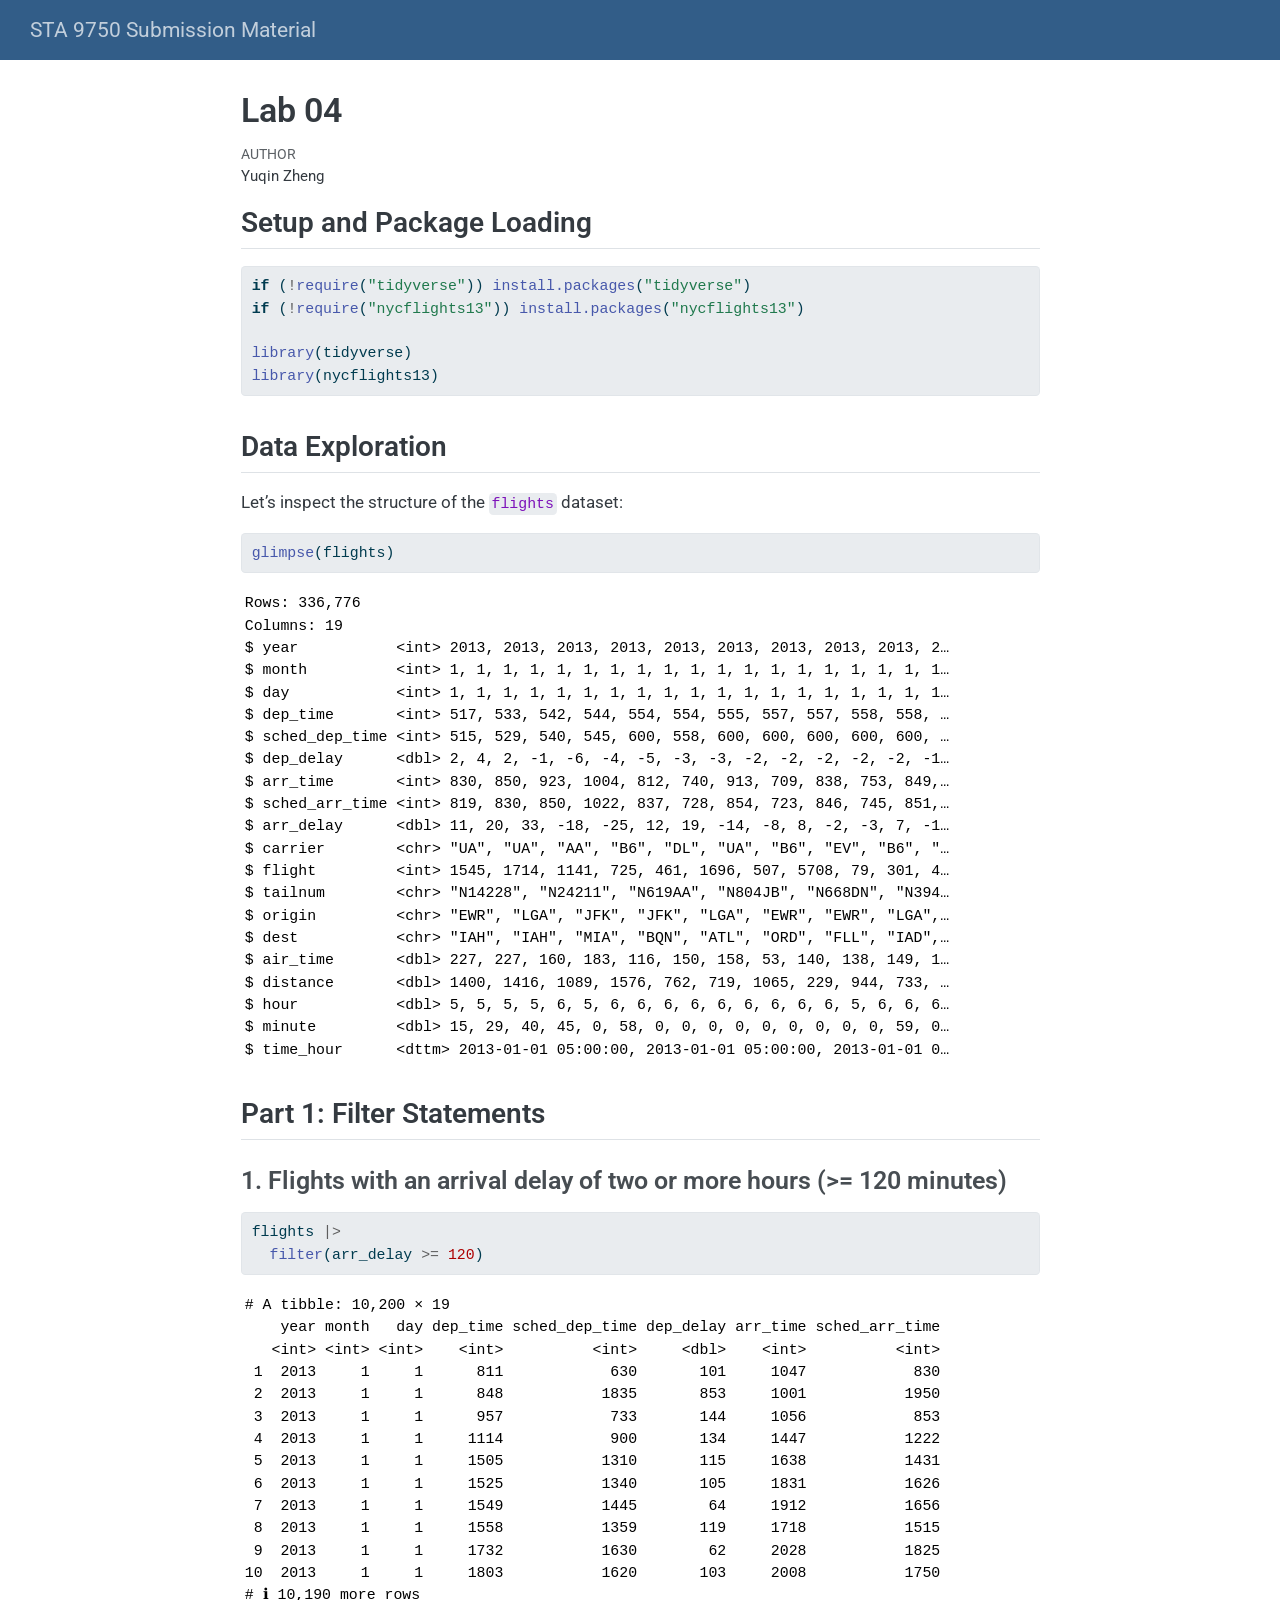
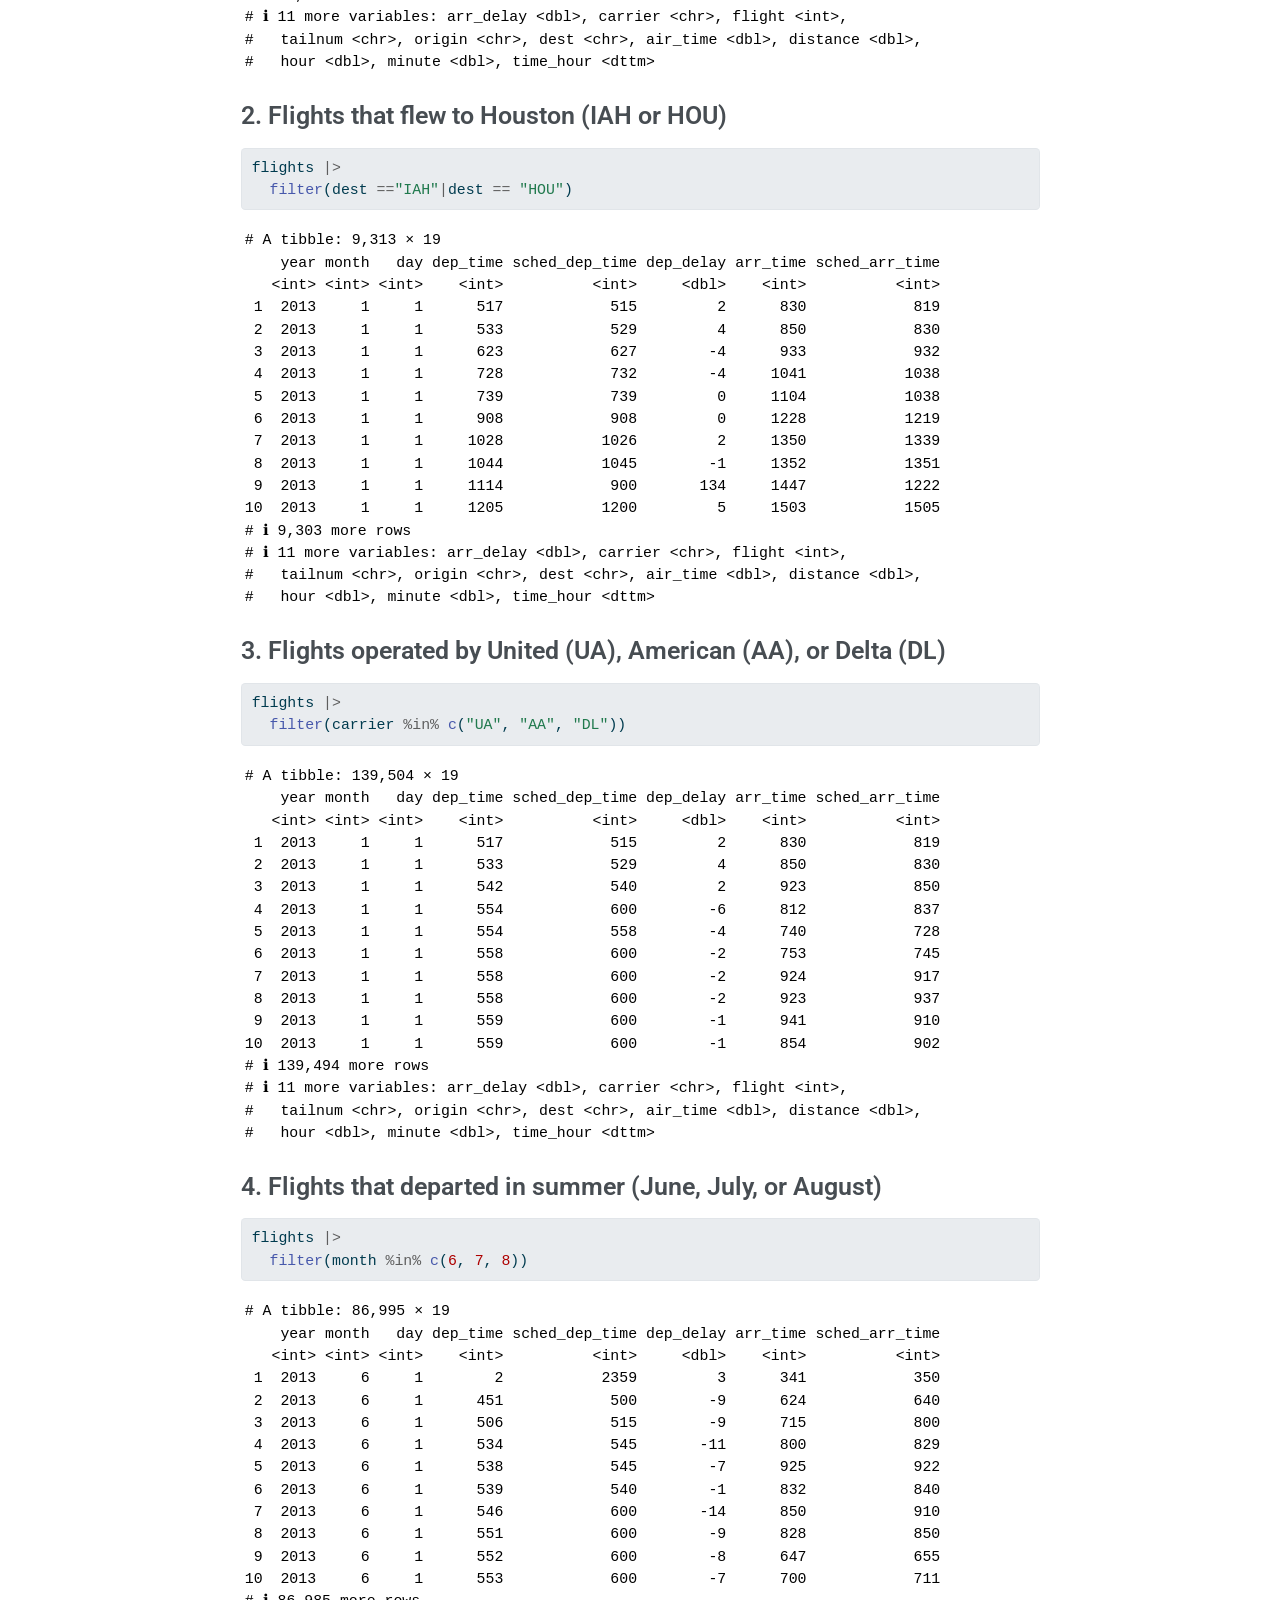
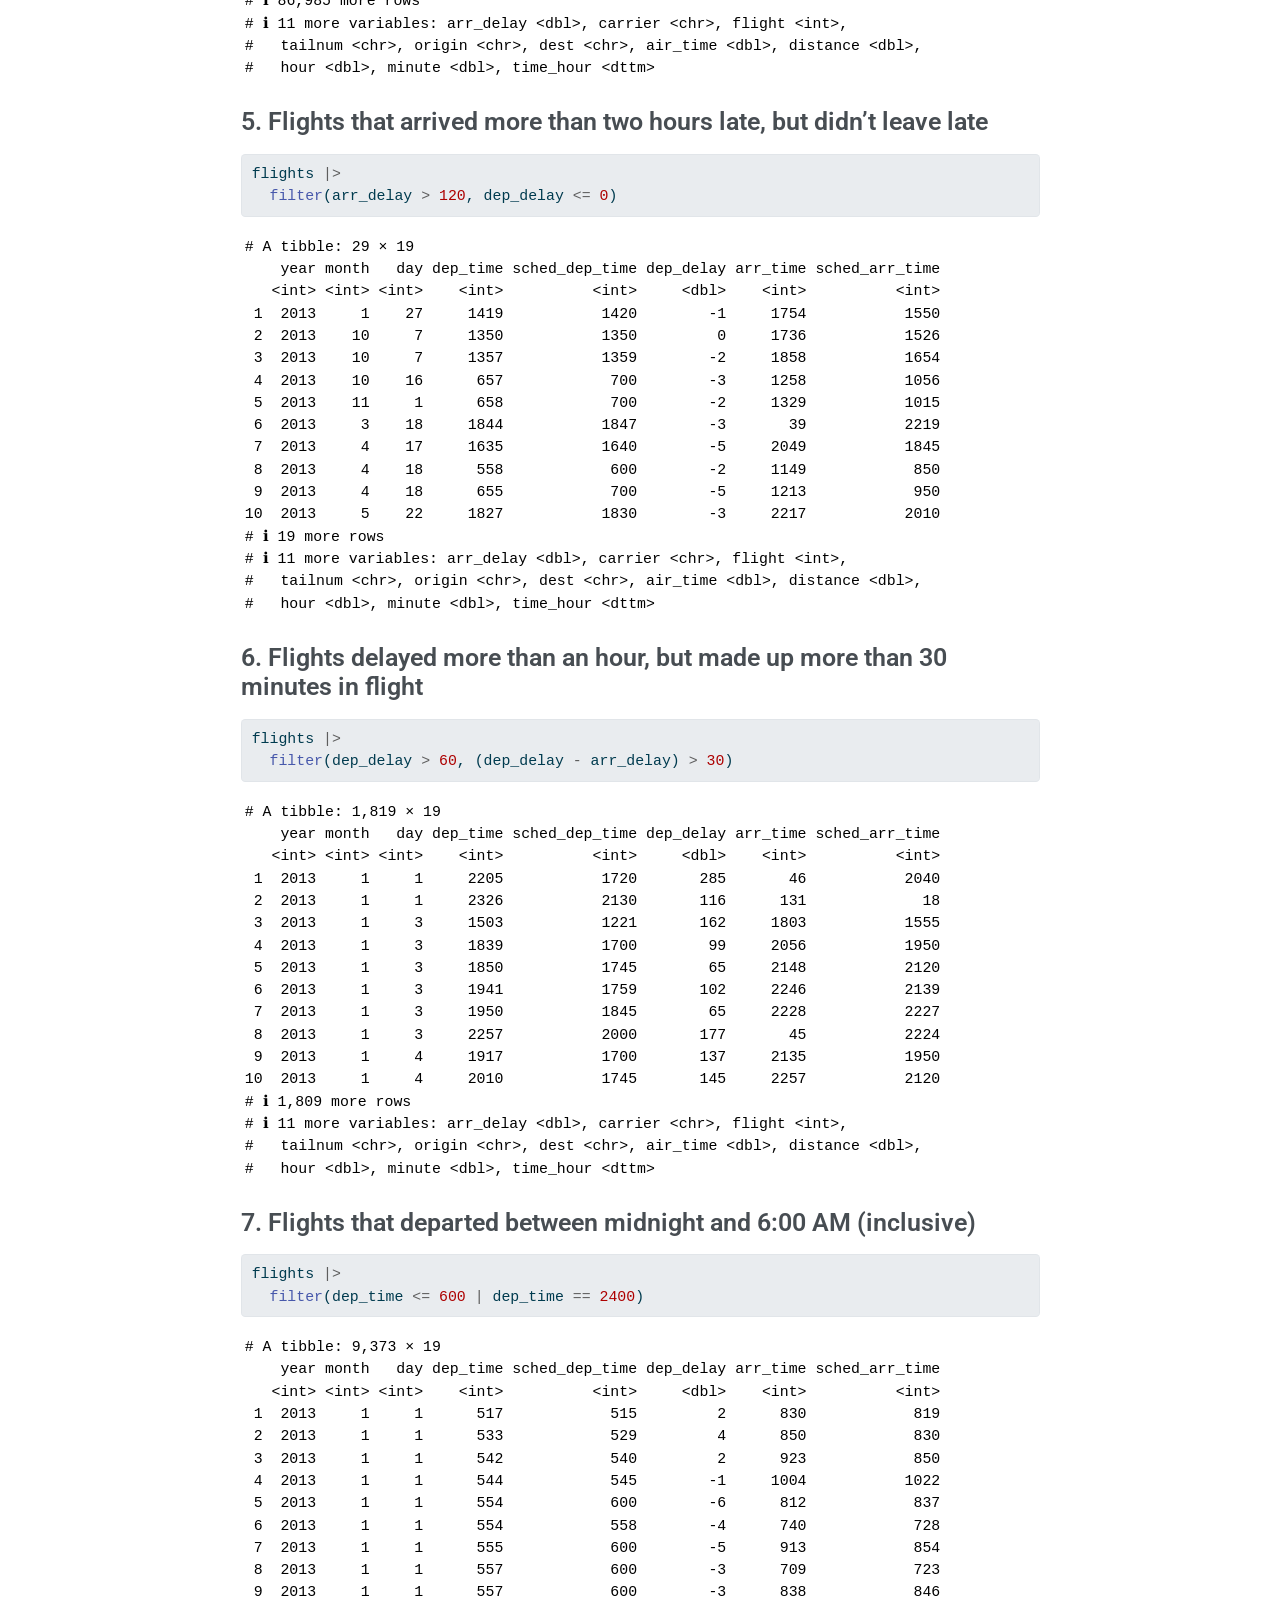
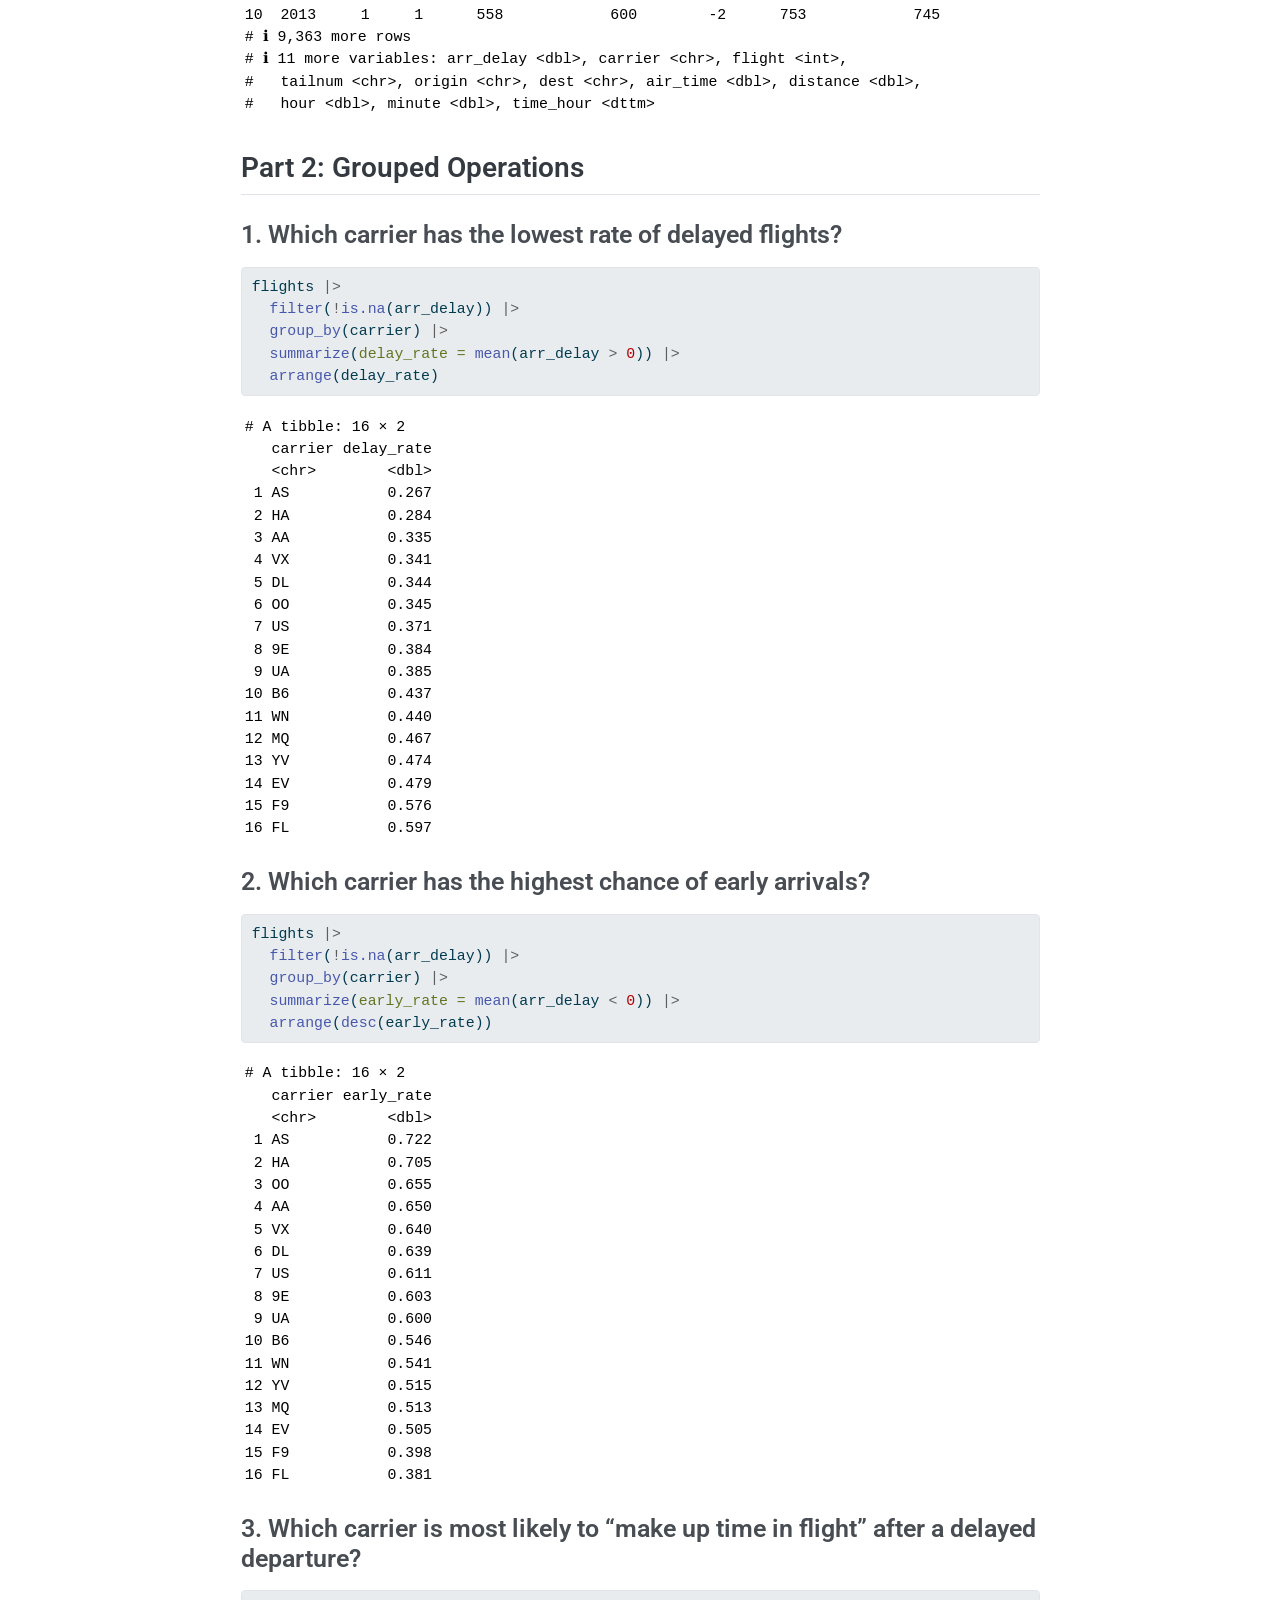
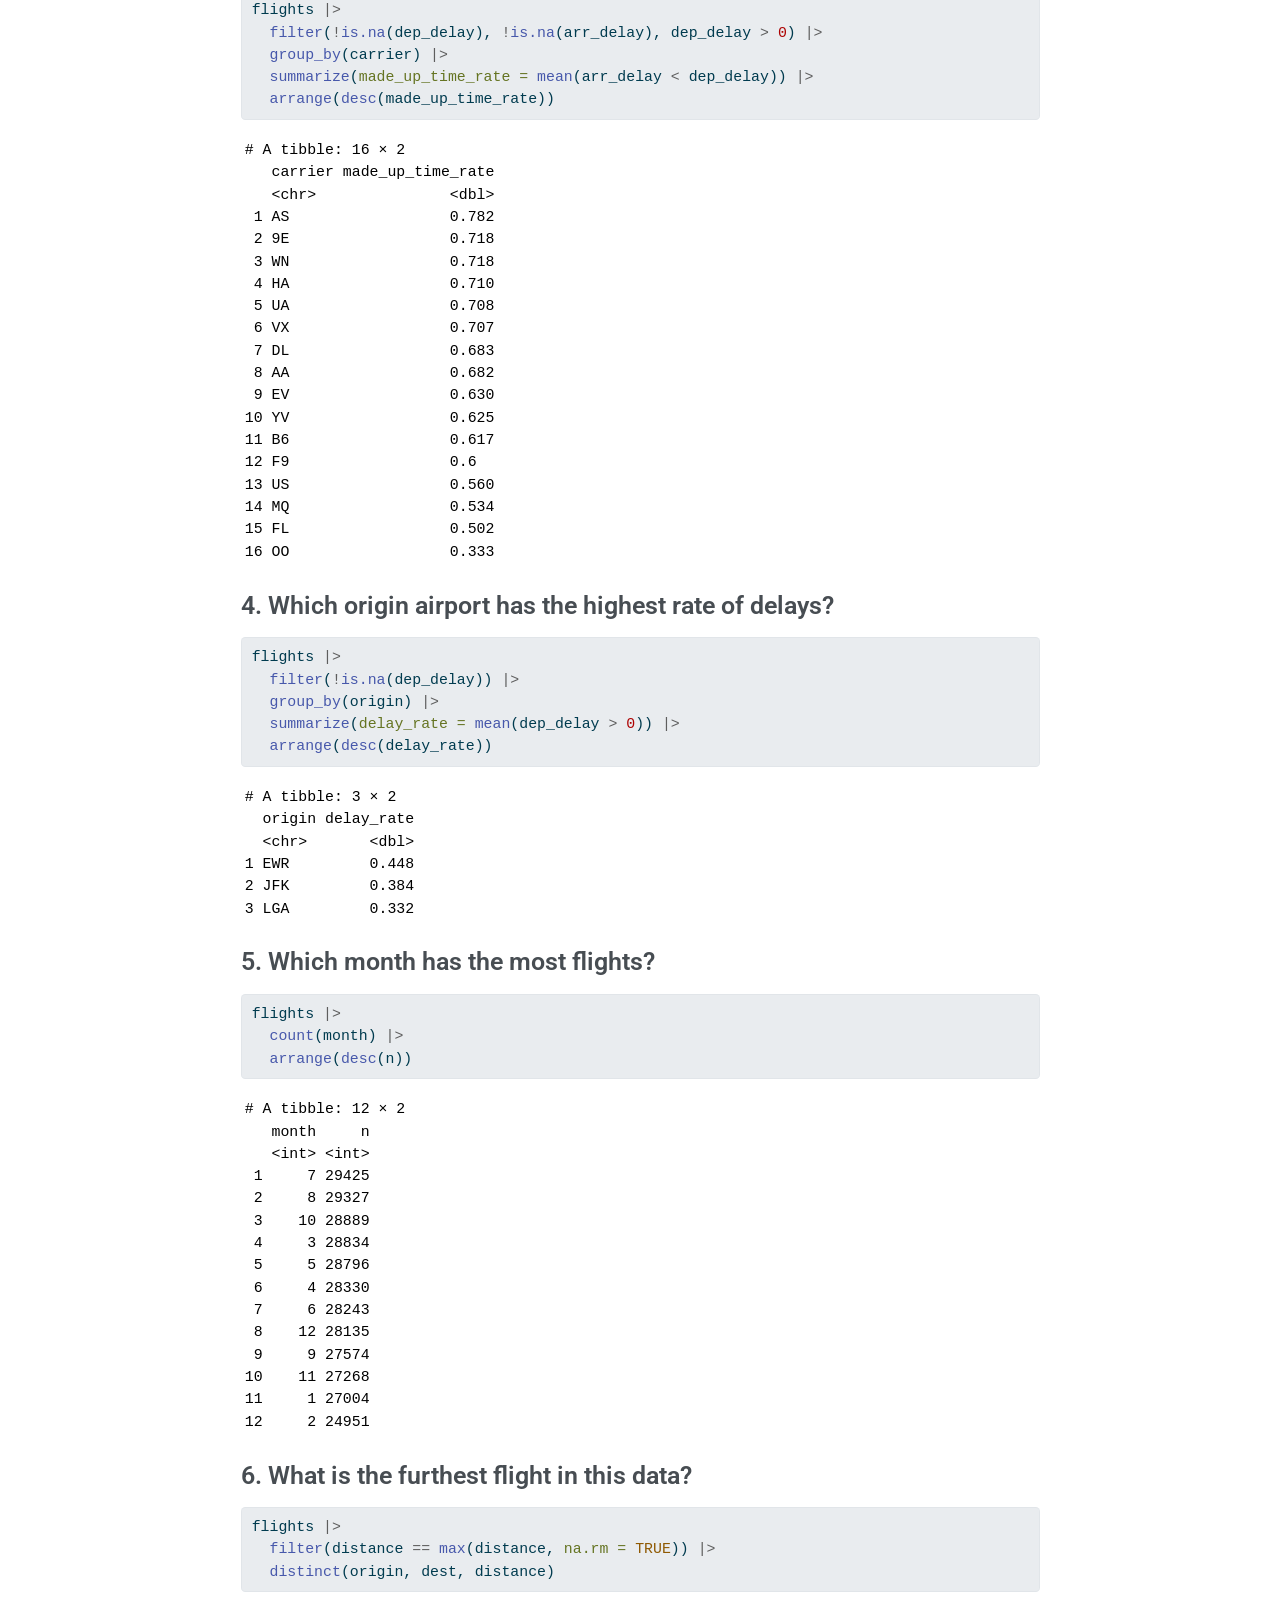
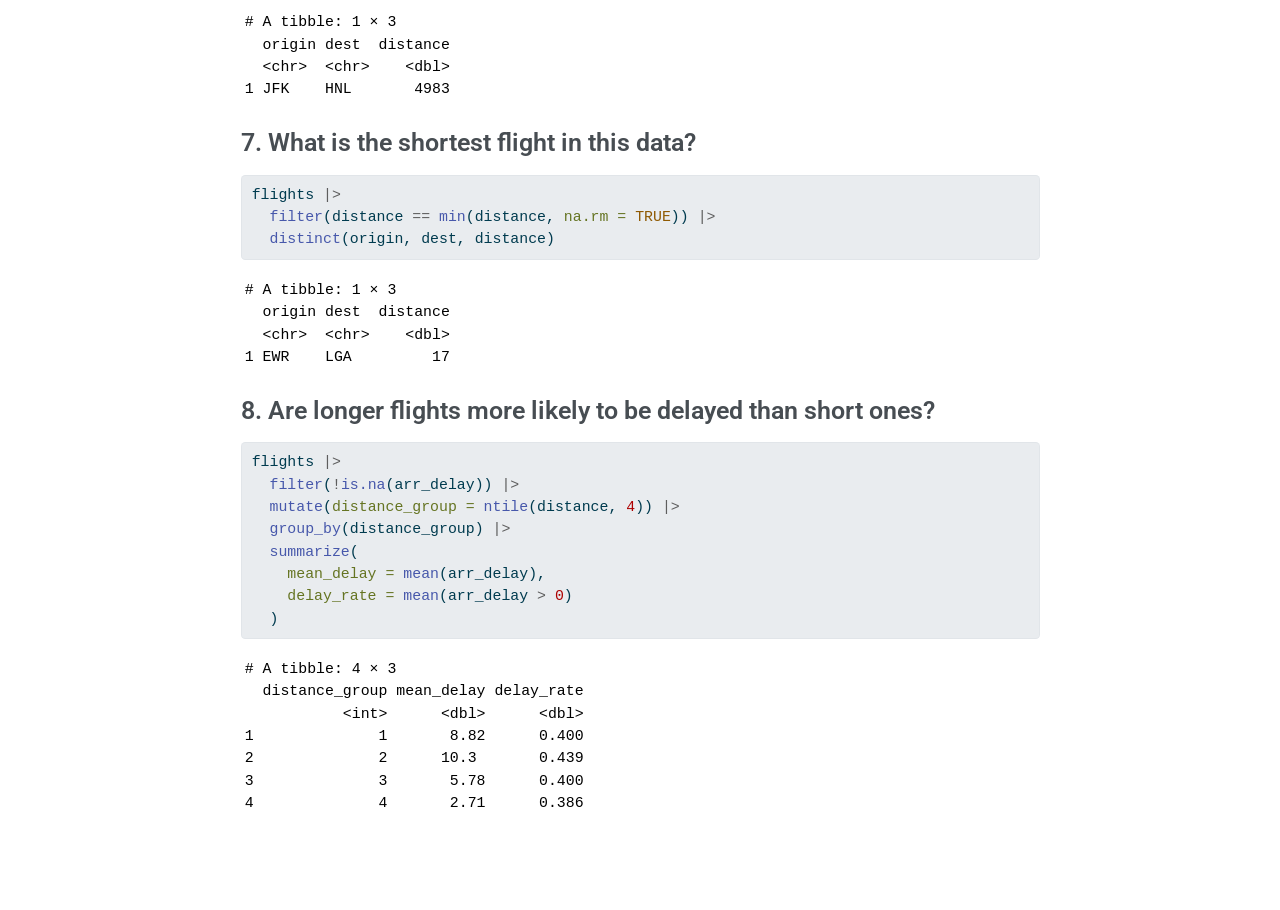
<file: docs/Lab 04.html>
<!DOCTYPE html>
<html xmlns="http://www.w3.org/1999/xhtml" lang="en" xml:lang="en"><head>

<meta charset="utf-8">
<meta name="generator" content="quarto-1.10.18">

<meta name="viewport" content="width=device-width, initial-scale=1.0, user-scalable=yes">

<meta name="author" content="Yuqin Zheng">

<title>Lab 04 – STA 9750 Submission Material</title>
<style>
/* Default styles provided by pandoc.
** See https://pandoc.org/MANUAL.html#variables-for-html for config info.
*/
span.smallcaps{font-variant: small-caps;}
div.columns{display: flex; gap: 1.5em;}
div.column{flex: auto;}
@media screen {
div.columns{gap: min(4vw, 1.5em);}
div.column{overflow-x: auto;}
}
div.hanging-indent{margin-left: 1.5em; text-indent: -1.5em;}
ul.task-list{list-style: none;}
ul.task-list li input[type="checkbox"] {
  width: 0.8em;
  margin: 0 0.8em 0.2em -1em; /* quarto-specific, see https://github.com/quarto-dev/quarto-cli/issues/4556 */ 
  vertical-align: middle;
}
/* CSS for syntax highlighting */
html { -webkit-text-size-adjust: 100%; }
pre > code.sourceCode { white-space: pre; position: relative; }
pre > code.sourceCode > span { display: inline-block; line-height: 1.25; }
pre > code.sourceCode > span:empty { height: 1.2em; }
.sourceCode { overflow: visible; }
code.sourceCode > span { color: inherit; text-decoration: inherit; }
div.sourceCode { margin: 1em 0; }
pre.sourceCode { margin: 0; }
@media screen {
div.sourceCode { overflow: auto; }
}
@media print {
pre > code.sourceCode { white-space: pre-wrap; }
pre > code.sourceCode > span { text-indent: -5em; padding-left: 5em; }
}
pre.numberSource code
  { counter-reset: source-line 0; }
pre.numberSource code > span
  { position: relative; left: -4em; counter-increment: source-line; }
pre.numberSource code > span > a:first-child::before
  { content: counter(source-line);
    position: relative; left: -1em; text-align: right; vertical-align: baseline;
    border: none; display: inline-block;
    -webkit-touch-callout: none; -webkit-user-select: none;
    -khtml-user-select: none; -moz-user-select: none;
    -ms-user-select: none; user-select: none;
    padding: 0 4px; width: 4em;
  }
pre.numberSource { margin-left: 3em;  padding-left: 4px; }
div.sourceCode
  {   }
@media screen {
pre > code.sourceCode > span > a:first-child::before { text-decoration: underline; }
}
</style>


<script src="site_libs/quarto-nav/quarto-nav.js"></script>
<script src="site_libs/quarto-nav/headroom.min.js"></script>
<script src="site_libs/clipboard/clipboard.min.js"></script>
<script src="site_libs/quarto-search/autocomplete.umd.js"></script>
<script src="site_libs/quarto-search/fuse.min.js"></script>
<script src="site_libs/quarto-search/quarto-search.js"></script>
<meta name="quarto:offset" content="./">
<script src="site_libs/quarto-html/quarto.js" type="module"></script>
<script src="site_libs/quarto-html/tabsets/tabsets.js" type="module"></script>
<script src="site_libs/quarto-html/popper.min.js"></script>
<script src="site_libs/quarto-html/tippy.umd.min.js"></script>
<script src="site_libs/quarto-html/anchor.min.js"></script>
<link href="site_libs/quarto-html/tippy.css" rel="stylesheet">
<link href="site_libs/quarto-html/quarto-syntax-highlighting-64a204ab8560d761af7679ceaba22944.css" rel="stylesheet" id="quarto-text-highlighting-styles">
<script src="site_libs/bootstrap/bootstrap.min.js"></script>
<link href="site_libs/bootstrap/bootstrap-icons.css" rel="stylesheet">
<link href="site_libs/bootstrap/bootstrap-ecffb29ab86c51f33a5c8b4be15da6e0.min.css" rel="stylesheet" append-hash="true" id="quarto-bootstrap" data-mode="light">
<script id="quarto-search-options" type="application/json">{
  "location": "navbar",
  "copy-button": false,
  "collapse-after": 3,
  "panel-placement": "end",
  "type": "overlay",
  "limit": 50,
  "keyboard-shortcut": [
    "f",
    "/",
    "s"
  ],
  "show-item-context": false,
  "language": {
    "search-no-results-text": "No results",
    "search-matching-documents-text": "matching documents",
    "search-copy-link-title": "Copy link to search",
    "search-hide-matches-text": "Hide additional matches",
    "search-more-match-text": "more match in this document",
    "search-more-matches-text": "more matches in this document",
    "search-clear-button-title": "Clear",
    "search-text-placeholder": "",
    "search-detached-cancel-button-title": "Cancel",
    "search-submit-button-title": "Submit",
    "search-label": "Search"
  }
}</script>


</head>

<body class="nav-fixed fullcontent quarto-light">

<div id="quarto-search-results"></div>
  <header id="quarto-header" class="headroom fixed-top">
    <nav class="navbar navbar-expand-lg " data-bs-theme="dark">
      <div class="navbar-container container-fluid">
      <div class="navbar-brand-container mx-auto">
    <a class="navbar-brand" href="./index.html">
    <span class="navbar-title">STA 9750 Submission Material</span>
    </a>
  </div>
        <div class="quarto-navbar-tools tools-end">
</div>
      </div> <!-- /container-fluid -->
    </nav>
</header>
<!-- content -->
<div id="quarto-content" class="quarto-container page-columns page-rows-contents page-layout-article page-navbar">
<!-- sidebar -->
<!-- margin-sidebar -->
    
<!-- main -->
<main class="content" id="quarto-document-content">

<header id="title-block-header" class="quarto-title-block default">
<div class="quarto-title">
<h1 class="title">Lab 04</h1>
</div>



<div class="quarto-title-meta">

    <div>
    <div class="quarto-title-meta-heading">Author</div>
    <div class="quarto-title-meta-contents">
             <p>Yuqin Zheng </p>
          </div>
  </div>
    
  
    
  </div>
  


</header>


<section id="setup-and-package-loading" class="level2">
<h2 class="anchored" data-anchor-id="setup-and-package-loading">Setup and Package Loading</h2>
<div class="cell">
<div class="code-copy-outer-scaffold"><div class="sourceCode cell-code" id="cb1"><pre class="sourceCode r code-with-copy"><code class="sourceCode r"><span id="cb1-1"><a href="#cb1-1" aria-hidden="true" tabindex="-1"></a><span class="cf">if</span> (<span class="sc">!</span><span class="fu">require</span>(<span class="st">"tidyverse"</span>)) <span class="fu">install.packages</span>(<span class="st">"tidyverse"</span>)</span>
<span id="cb1-2"><a href="#cb1-2" aria-hidden="true" tabindex="-1"></a><span class="cf">if</span> (<span class="sc">!</span><span class="fu">require</span>(<span class="st">"nycflights13"</span>)) <span class="fu">install.packages</span>(<span class="st">"nycflights13"</span>)</span>
<span id="cb1-3"><a href="#cb1-3" aria-hidden="true" tabindex="-1"></a></span>
<span id="cb1-4"><a href="#cb1-4" aria-hidden="true" tabindex="-1"></a><span class="fu">library</span>(tidyverse)</span>
<span id="cb1-5"><a href="#cb1-5" aria-hidden="true" tabindex="-1"></a><span class="fu">library</span>(nycflights13)</span></code></pre></div><button title="Copy to Clipboard" class="code-copy-button"><i class="bi"></i></button></div>
</div>
</section>
<section id="data-exploration" class="level2">
<h2 class="anchored" data-anchor-id="data-exploration">Data Exploration</h2>
<p>Let’s inspect the structure of the <code>flights</code> dataset:</p>
<div class="cell">
<div class="code-copy-outer-scaffold"><div class="sourceCode cell-code" id="cb2"><pre class="sourceCode r code-with-copy"><code class="sourceCode r"><span id="cb2-1"><a href="#cb2-1" aria-hidden="true" tabindex="-1"></a><span class="fu">glimpse</span>(flights)</span></code></pre></div><button title="Copy to Clipboard" class="code-copy-button"><i class="bi"></i></button></div>
<div class="cell-output cell-output-stdout">
<pre><code>Rows: 336,776
Columns: 19
$ year           &lt;int&gt; 2013, 2013, 2013, 2013, 2013, 2013, 2013, 2013, 2013, 2…
$ month          &lt;int&gt; 1, 1, 1, 1, 1, 1, 1, 1, 1, 1, 1, 1, 1, 1, 1, 1, 1, 1, 1…
$ day            &lt;int&gt; 1, 1, 1, 1, 1, 1, 1, 1, 1, 1, 1, 1, 1, 1, 1, 1, 1, 1, 1…
$ dep_time       &lt;int&gt; 517, 533, 542, 544, 554, 554, 555, 557, 557, 558, 558, …
$ sched_dep_time &lt;int&gt; 515, 529, 540, 545, 600, 558, 600, 600, 600, 600, 600, …
$ dep_delay      &lt;dbl&gt; 2, 4, 2, -1, -6, -4, -5, -3, -3, -2, -2, -2, -2, -2, -1…
$ arr_time       &lt;int&gt; 830, 850, 923, 1004, 812, 740, 913, 709, 838, 753, 849,…
$ sched_arr_time &lt;int&gt; 819, 830, 850, 1022, 837, 728, 854, 723, 846, 745, 851,…
$ arr_delay      &lt;dbl&gt; 11, 20, 33, -18, -25, 12, 19, -14, -8, 8, -2, -3, 7, -1…
$ carrier        &lt;chr&gt; "UA", "UA", "AA", "B6", "DL", "UA", "B6", "EV", "B6", "…
$ flight         &lt;int&gt; 1545, 1714, 1141, 725, 461, 1696, 507, 5708, 79, 301, 4…
$ tailnum        &lt;chr&gt; "N14228", "N24211", "N619AA", "N804JB", "N668DN", "N394…
$ origin         &lt;chr&gt; "EWR", "LGA", "JFK", "JFK", "LGA", "EWR", "EWR", "LGA",…
$ dest           &lt;chr&gt; "IAH", "IAH", "MIA", "BQN", "ATL", "ORD", "FLL", "IAD",…
$ air_time       &lt;dbl&gt; 227, 227, 160, 183, 116, 150, 158, 53, 140, 138, 149, 1…
$ distance       &lt;dbl&gt; 1400, 1416, 1089, 1576, 762, 719, 1065, 229, 944, 733, …
$ hour           &lt;dbl&gt; 5, 5, 5, 5, 6, 5, 6, 6, 6, 6, 6, 6, 6, 6, 6, 5, 6, 6, 6…
$ minute         &lt;dbl&gt; 15, 29, 40, 45, 0, 58, 0, 0, 0, 0, 0, 0, 0, 0, 0, 59, 0…
$ time_hour      &lt;dttm&gt; 2013-01-01 05:00:00, 2013-01-01 05:00:00, 2013-01-01 0…</code></pre>
</div>
</div>
</section>
<section id="part-1-filter-statements" class="level2">
<h2 class="anchored" data-anchor-id="part-1-filter-statements">Part 1: Filter Statements</h2>
<section id="flights-with-an-arrival-delay-of-two-or-more-hours-120-minutes" class="level3">
<h3 class="anchored" data-anchor-id="flights-with-an-arrival-delay-of-two-or-more-hours-120-minutes">1. Flights with an arrival delay of two or more hours (&gt;= 120 minutes)</h3>
<div class="cell">
<div class="code-copy-outer-scaffold"><div class="sourceCode cell-code" id="cb4"><pre class="sourceCode r code-with-copy"><code class="sourceCode r"><span id="cb4-1"><a href="#cb4-1" aria-hidden="true" tabindex="-1"></a>flights <span class="sc">|&gt;</span> </span>
<span id="cb4-2"><a href="#cb4-2" aria-hidden="true" tabindex="-1"></a>  <span class="fu">filter</span>(arr_delay <span class="sc">&gt;=</span> <span class="dv">120</span>)</span></code></pre></div><button title="Copy to Clipboard" class="code-copy-button"><i class="bi"></i></button></div>
<div class="cell-output cell-output-stdout">
<pre><code># A tibble: 10,200 × 19
    year month   day dep_time sched_dep_time dep_delay arr_time sched_arr_time
   &lt;int&gt; &lt;int&gt; &lt;int&gt;    &lt;int&gt;          &lt;int&gt;     &lt;dbl&gt;    &lt;int&gt;          &lt;int&gt;
 1  2013     1     1      811            630       101     1047            830
 2  2013     1     1      848           1835       853     1001           1950
 3  2013     1     1      957            733       144     1056            853
 4  2013     1     1     1114            900       134     1447           1222
 5  2013     1     1     1505           1310       115     1638           1431
 6  2013     1     1     1525           1340       105     1831           1626
 7  2013     1     1     1549           1445        64     1912           1656
 8  2013     1     1     1558           1359       119     1718           1515
 9  2013     1     1     1732           1630        62     2028           1825
10  2013     1     1     1803           1620       103     2008           1750
# ℹ 10,190 more rows
# ℹ 11 more variables: arr_delay &lt;dbl&gt;, carrier &lt;chr&gt;, flight &lt;int&gt;,
#   tailnum &lt;chr&gt;, origin &lt;chr&gt;, dest &lt;chr&gt;, air_time &lt;dbl&gt;, distance &lt;dbl&gt;,
#   hour &lt;dbl&gt;, minute &lt;dbl&gt;, time_hour &lt;dttm&gt;</code></pre>
</div>
</div>
</section>
<section id="flights-that-flew-to-houston-iah-or-hou" class="level3">
<h3 class="anchored" data-anchor-id="flights-that-flew-to-houston-iah-or-hou">2. Flights that flew to Houston (IAH or HOU)</h3>
<div class="cell">
<div class="code-copy-outer-scaffold"><div class="sourceCode cell-code" id="cb6"><pre class="sourceCode r code-with-copy"><code class="sourceCode r"><span id="cb6-1"><a href="#cb6-1" aria-hidden="true" tabindex="-1"></a>flights <span class="sc">|&gt;</span> </span>
<span id="cb6-2"><a href="#cb6-2" aria-hidden="true" tabindex="-1"></a>  <span class="fu">filter</span>(dest <span class="sc">==</span><span class="st">"IAH"</span><span class="sc">|</span>dest <span class="sc">==</span> <span class="st">"HOU"</span>)</span></code></pre></div><button title="Copy to Clipboard" class="code-copy-button"><i class="bi"></i></button></div>
<div class="cell-output cell-output-stdout">
<pre><code># A tibble: 9,313 × 19
    year month   day dep_time sched_dep_time dep_delay arr_time sched_arr_time
   &lt;int&gt; &lt;int&gt; &lt;int&gt;    &lt;int&gt;          &lt;int&gt;     &lt;dbl&gt;    &lt;int&gt;          &lt;int&gt;
 1  2013     1     1      517            515         2      830            819
 2  2013     1     1      533            529         4      850            830
 3  2013     1     1      623            627        -4      933            932
 4  2013     1     1      728            732        -4     1041           1038
 5  2013     1     1      739            739         0     1104           1038
 6  2013     1     1      908            908         0     1228           1219
 7  2013     1     1     1028           1026         2     1350           1339
 8  2013     1     1     1044           1045        -1     1352           1351
 9  2013     1     1     1114            900       134     1447           1222
10  2013     1     1     1205           1200         5     1503           1505
# ℹ 9,303 more rows
# ℹ 11 more variables: arr_delay &lt;dbl&gt;, carrier &lt;chr&gt;, flight &lt;int&gt;,
#   tailnum &lt;chr&gt;, origin &lt;chr&gt;, dest &lt;chr&gt;, air_time &lt;dbl&gt;, distance &lt;dbl&gt;,
#   hour &lt;dbl&gt;, minute &lt;dbl&gt;, time_hour &lt;dttm&gt;</code></pre>
</div>
</div>
</section>
<section id="flights-operated-by-united-ua-american-aa-or-delta-dl" class="level3">
<h3 class="anchored" data-anchor-id="flights-operated-by-united-ua-american-aa-or-delta-dl">3. Flights operated by United (UA), American (AA), or Delta (DL)</h3>
<div class="cell">
<div class="code-copy-outer-scaffold"><div class="sourceCode cell-code" id="cb8"><pre class="sourceCode r code-with-copy"><code class="sourceCode r"><span id="cb8-1"><a href="#cb8-1" aria-hidden="true" tabindex="-1"></a>flights <span class="sc">|&gt;</span> </span>
<span id="cb8-2"><a href="#cb8-2" aria-hidden="true" tabindex="-1"></a>  <span class="fu">filter</span>(carrier <span class="sc">%in%</span> <span class="fu">c</span>(<span class="st">"UA"</span>, <span class="st">"AA"</span>, <span class="st">"DL"</span>))</span></code></pre></div><button title="Copy to Clipboard" class="code-copy-button"><i class="bi"></i></button></div>
<div class="cell-output cell-output-stdout">
<pre><code># A tibble: 139,504 × 19
    year month   day dep_time sched_dep_time dep_delay arr_time sched_arr_time
   &lt;int&gt; &lt;int&gt; &lt;int&gt;    &lt;int&gt;          &lt;int&gt;     &lt;dbl&gt;    &lt;int&gt;          &lt;int&gt;
 1  2013     1     1      517            515         2      830            819
 2  2013     1     1      533            529         4      850            830
 3  2013     1     1      542            540         2      923            850
 4  2013     1     1      554            600        -6      812            837
 5  2013     1     1      554            558        -4      740            728
 6  2013     1     1      558            600        -2      753            745
 7  2013     1     1      558            600        -2      924            917
 8  2013     1     1      558            600        -2      923            937
 9  2013     1     1      559            600        -1      941            910
10  2013     1     1      559            600        -1      854            902
# ℹ 139,494 more rows
# ℹ 11 more variables: arr_delay &lt;dbl&gt;, carrier &lt;chr&gt;, flight &lt;int&gt;,
#   tailnum &lt;chr&gt;, origin &lt;chr&gt;, dest &lt;chr&gt;, air_time &lt;dbl&gt;, distance &lt;dbl&gt;,
#   hour &lt;dbl&gt;, minute &lt;dbl&gt;, time_hour &lt;dttm&gt;</code></pre>
</div>
</div>
</section>
<section id="flights-that-departed-in-summer-june-july-or-august" class="level3">
<h3 class="anchored" data-anchor-id="flights-that-departed-in-summer-june-july-or-august">4. Flights that departed in summer (June, July, or August)</h3>
<div class="cell">
<div class="code-copy-outer-scaffold"><div class="sourceCode cell-code" id="cb10"><pre class="sourceCode r code-with-copy"><code class="sourceCode r"><span id="cb10-1"><a href="#cb10-1" aria-hidden="true" tabindex="-1"></a>flights <span class="sc">|&gt;</span> </span>
<span id="cb10-2"><a href="#cb10-2" aria-hidden="true" tabindex="-1"></a>  <span class="fu">filter</span>(month <span class="sc">%in%</span> <span class="fu">c</span>(<span class="dv">6</span>, <span class="dv">7</span>, <span class="dv">8</span>))</span></code></pre></div><button title="Copy to Clipboard" class="code-copy-button"><i class="bi"></i></button></div>
<div class="cell-output cell-output-stdout">
<pre><code># A tibble: 86,995 × 19
    year month   day dep_time sched_dep_time dep_delay arr_time sched_arr_time
   &lt;int&gt; &lt;int&gt; &lt;int&gt;    &lt;int&gt;          &lt;int&gt;     &lt;dbl&gt;    &lt;int&gt;          &lt;int&gt;
 1  2013     6     1        2           2359         3      341            350
 2  2013     6     1      451            500        -9      624            640
 3  2013     6     1      506            515        -9      715            800
 4  2013     6     1      534            545       -11      800            829
 5  2013     6     1      538            545        -7      925            922
 6  2013     6     1      539            540        -1      832            840
 7  2013     6     1      546            600       -14      850            910
 8  2013     6     1      551            600        -9      828            850
 9  2013     6     1      552            600        -8      647            655
10  2013     6     1      553            600        -7      700            711
# ℹ 86,985 more rows
# ℹ 11 more variables: arr_delay &lt;dbl&gt;, carrier &lt;chr&gt;, flight &lt;int&gt;,
#   tailnum &lt;chr&gt;, origin &lt;chr&gt;, dest &lt;chr&gt;, air_time &lt;dbl&gt;, distance &lt;dbl&gt;,
#   hour &lt;dbl&gt;, minute &lt;dbl&gt;, time_hour &lt;dttm&gt;</code></pre>
</div>
</div>
</section>
<section id="flights-that-arrived-more-than-two-hours-late-but-didnt-leave-late" class="level3">
<h3 class="anchored" data-anchor-id="flights-that-arrived-more-than-two-hours-late-but-didnt-leave-late">5. Flights that arrived more than two hours late, but didn’t leave late</h3>
<div class="cell">
<div class="code-copy-outer-scaffold"><div class="sourceCode cell-code" id="cb12"><pre class="sourceCode r code-with-copy"><code class="sourceCode r"><span id="cb12-1"><a href="#cb12-1" aria-hidden="true" tabindex="-1"></a>flights <span class="sc">|&gt;</span> </span>
<span id="cb12-2"><a href="#cb12-2" aria-hidden="true" tabindex="-1"></a>  <span class="fu">filter</span>(arr_delay <span class="sc">&gt;</span> <span class="dv">120</span>, dep_delay <span class="sc">&lt;=</span> <span class="dv">0</span>)</span></code></pre></div><button title="Copy to Clipboard" class="code-copy-button"><i class="bi"></i></button></div>
<div class="cell-output cell-output-stdout">
<pre><code># A tibble: 29 × 19
    year month   day dep_time sched_dep_time dep_delay arr_time sched_arr_time
   &lt;int&gt; &lt;int&gt; &lt;int&gt;    &lt;int&gt;          &lt;int&gt;     &lt;dbl&gt;    &lt;int&gt;          &lt;int&gt;
 1  2013     1    27     1419           1420        -1     1754           1550
 2  2013    10     7     1350           1350         0     1736           1526
 3  2013    10     7     1357           1359        -2     1858           1654
 4  2013    10    16      657            700        -3     1258           1056
 5  2013    11     1      658            700        -2     1329           1015
 6  2013     3    18     1844           1847        -3       39           2219
 7  2013     4    17     1635           1640        -5     2049           1845
 8  2013     4    18      558            600        -2     1149            850
 9  2013     4    18      655            700        -5     1213            950
10  2013     5    22     1827           1830        -3     2217           2010
# ℹ 19 more rows
# ℹ 11 more variables: arr_delay &lt;dbl&gt;, carrier &lt;chr&gt;, flight &lt;int&gt;,
#   tailnum &lt;chr&gt;, origin &lt;chr&gt;, dest &lt;chr&gt;, air_time &lt;dbl&gt;, distance &lt;dbl&gt;,
#   hour &lt;dbl&gt;, minute &lt;dbl&gt;, time_hour &lt;dttm&gt;</code></pre>
</div>
</div>
</section>
<section id="flights-delayed-more-than-an-hour-but-made-up-more-than-30-minutes-in-flight" class="level3">
<h3 class="anchored" data-anchor-id="flights-delayed-more-than-an-hour-but-made-up-more-than-30-minutes-in-flight">6. Flights delayed more than an hour, but made up more than 30 minutes in flight</h3>
<div class="cell">
<div class="code-copy-outer-scaffold"><div class="sourceCode cell-code" id="cb14"><pre class="sourceCode r code-with-copy"><code class="sourceCode r"><span id="cb14-1"><a href="#cb14-1" aria-hidden="true" tabindex="-1"></a>flights <span class="sc">|&gt;</span> </span>
<span id="cb14-2"><a href="#cb14-2" aria-hidden="true" tabindex="-1"></a>  <span class="fu">filter</span>(dep_delay <span class="sc">&gt;</span> <span class="dv">60</span>, (dep_delay <span class="sc">-</span> arr_delay) <span class="sc">&gt;</span> <span class="dv">30</span>)</span></code></pre></div><button title="Copy to Clipboard" class="code-copy-button"><i class="bi"></i></button></div>
<div class="cell-output cell-output-stdout">
<pre><code># A tibble: 1,819 × 19
    year month   day dep_time sched_dep_time dep_delay arr_time sched_arr_time
   &lt;int&gt; &lt;int&gt; &lt;int&gt;    &lt;int&gt;          &lt;int&gt;     &lt;dbl&gt;    &lt;int&gt;          &lt;int&gt;
 1  2013     1     1     2205           1720       285       46           2040
 2  2013     1     1     2326           2130       116      131             18
 3  2013     1     3     1503           1221       162     1803           1555
 4  2013     1     3     1839           1700        99     2056           1950
 5  2013     1     3     1850           1745        65     2148           2120
 6  2013     1     3     1941           1759       102     2246           2139
 7  2013     1     3     1950           1845        65     2228           2227
 8  2013     1     3     2257           2000       177       45           2224
 9  2013     1     4     1917           1700       137     2135           1950
10  2013     1     4     2010           1745       145     2257           2120
# ℹ 1,809 more rows
# ℹ 11 more variables: arr_delay &lt;dbl&gt;, carrier &lt;chr&gt;, flight &lt;int&gt;,
#   tailnum &lt;chr&gt;, origin &lt;chr&gt;, dest &lt;chr&gt;, air_time &lt;dbl&gt;, distance &lt;dbl&gt;,
#   hour &lt;dbl&gt;, minute &lt;dbl&gt;, time_hour &lt;dttm&gt;</code></pre>
</div>
</div>
</section>
<section id="flights-that-departed-between-midnight-and-600-am-inclusive" class="level3">
<h3 class="anchored" data-anchor-id="flights-that-departed-between-midnight-and-600-am-inclusive">7. Flights that departed between midnight and 6:00 AM (inclusive)</h3>
<div class="cell">
<div class="code-copy-outer-scaffold"><div class="sourceCode cell-code" id="cb16"><pre class="sourceCode r code-with-copy"><code class="sourceCode r"><span id="cb16-1"><a href="#cb16-1" aria-hidden="true" tabindex="-1"></a>flights <span class="sc">|&gt;</span> </span>
<span id="cb16-2"><a href="#cb16-2" aria-hidden="true" tabindex="-1"></a>  <span class="fu">filter</span>(dep_time <span class="sc">&lt;=</span> <span class="dv">600</span> <span class="sc">|</span> dep_time <span class="sc">==</span> <span class="dv">2400</span>)</span></code></pre></div><button title="Copy to Clipboard" class="code-copy-button"><i class="bi"></i></button></div>
<div class="cell-output cell-output-stdout">
<pre><code># A tibble: 9,373 × 19
    year month   day dep_time sched_dep_time dep_delay arr_time sched_arr_time
   &lt;int&gt; &lt;int&gt; &lt;int&gt;    &lt;int&gt;          &lt;int&gt;     &lt;dbl&gt;    &lt;int&gt;          &lt;int&gt;
 1  2013     1     1      517            515         2      830            819
 2  2013     1     1      533            529         4      850            830
 3  2013     1     1      542            540         2      923            850
 4  2013     1     1      544            545        -1     1004           1022
 5  2013     1     1      554            600        -6      812            837
 6  2013     1     1      554            558        -4      740            728
 7  2013     1     1      555            600        -5      913            854
 8  2013     1     1      557            600        -3      709            723
 9  2013     1     1      557            600        -3      838            846
10  2013     1     1      558            600        -2      753            745
# ℹ 9,363 more rows
# ℹ 11 more variables: arr_delay &lt;dbl&gt;, carrier &lt;chr&gt;, flight &lt;int&gt;,
#   tailnum &lt;chr&gt;, origin &lt;chr&gt;, dest &lt;chr&gt;, air_time &lt;dbl&gt;, distance &lt;dbl&gt;,
#   hour &lt;dbl&gt;, minute &lt;dbl&gt;, time_hour &lt;dttm&gt;</code></pre>
</div>
</div>
</section>
</section>
<section id="part-2-grouped-operations" class="level2">
<h2 class="anchored" data-anchor-id="part-2-grouped-operations">Part 2: Grouped Operations</h2>
<section id="which-carrier-has-the-lowest-rate-of-delayed-flights" class="level3">
<h3 class="anchored" data-anchor-id="which-carrier-has-the-lowest-rate-of-delayed-flights">1. Which carrier has the lowest rate of delayed flights?</h3>
<div class="cell">
<div class="code-copy-outer-scaffold"><div class="sourceCode cell-code" id="cb18"><pre class="sourceCode r code-with-copy"><code class="sourceCode r"><span id="cb18-1"><a href="#cb18-1" aria-hidden="true" tabindex="-1"></a>flights <span class="sc">|&gt;</span> </span>
<span id="cb18-2"><a href="#cb18-2" aria-hidden="true" tabindex="-1"></a>  <span class="fu">filter</span>(<span class="sc">!</span><span class="fu">is.na</span>(arr_delay)) <span class="sc">|&gt;</span> </span>
<span id="cb18-3"><a href="#cb18-3" aria-hidden="true" tabindex="-1"></a>  <span class="fu">group_by</span>(carrier) <span class="sc">|&gt;</span> </span>
<span id="cb18-4"><a href="#cb18-4" aria-hidden="true" tabindex="-1"></a>  <span class="fu">summarize</span>(<span class="at">delay_rate =</span> <span class="fu">mean</span>(arr_delay <span class="sc">&gt;</span> <span class="dv">0</span>)) <span class="sc">|&gt;</span> </span>
<span id="cb18-5"><a href="#cb18-5" aria-hidden="true" tabindex="-1"></a>  <span class="fu">arrange</span>(delay_rate)</span></code></pre></div><button title="Copy to Clipboard" class="code-copy-button"><i class="bi"></i></button></div>
<div class="cell-output cell-output-stdout">
<pre><code># A tibble: 16 × 2
   carrier delay_rate
   &lt;chr&gt;        &lt;dbl&gt;
 1 AS           0.267
 2 HA           0.284
 3 AA           0.335
 4 VX           0.341
 5 DL           0.344
 6 OO           0.345
 7 US           0.371
 8 9E           0.384
 9 UA           0.385
10 B6           0.437
11 WN           0.440
12 MQ           0.467
13 YV           0.474
14 EV           0.479
15 F9           0.576
16 FL           0.597</code></pre>
</div>
</div>
</section>
<section id="which-carrier-has-the-highest-chance-of-early-arrivals" class="level3">
<h3 class="anchored" data-anchor-id="which-carrier-has-the-highest-chance-of-early-arrivals">2. Which carrier has the highest chance of early arrivals?</h3>
<div class="cell">
<div class="code-copy-outer-scaffold"><div class="sourceCode cell-code" id="cb20"><pre class="sourceCode r code-with-copy"><code class="sourceCode r"><span id="cb20-1"><a href="#cb20-1" aria-hidden="true" tabindex="-1"></a>flights <span class="sc">|&gt;</span> </span>
<span id="cb20-2"><a href="#cb20-2" aria-hidden="true" tabindex="-1"></a>  <span class="fu">filter</span>(<span class="sc">!</span><span class="fu">is.na</span>(arr_delay)) <span class="sc">|&gt;</span> </span>
<span id="cb20-3"><a href="#cb20-3" aria-hidden="true" tabindex="-1"></a>  <span class="fu">group_by</span>(carrier) <span class="sc">|&gt;</span> </span>
<span id="cb20-4"><a href="#cb20-4" aria-hidden="true" tabindex="-1"></a>  <span class="fu">summarize</span>(<span class="at">early_rate =</span> <span class="fu">mean</span>(arr_delay <span class="sc">&lt;</span> <span class="dv">0</span>)) <span class="sc">|&gt;</span> </span>
<span id="cb20-5"><a href="#cb20-5" aria-hidden="true" tabindex="-1"></a>  <span class="fu">arrange</span>(<span class="fu">desc</span>(early_rate))</span></code></pre></div><button title="Copy to Clipboard" class="code-copy-button"><i class="bi"></i></button></div>
<div class="cell-output cell-output-stdout">
<pre><code># A tibble: 16 × 2
   carrier early_rate
   &lt;chr&gt;        &lt;dbl&gt;
 1 AS           0.722
 2 HA           0.705
 3 OO           0.655
 4 AA           0.650
 5 VX           0.640
 6 DL           0.639
 7 US           0.611
 8 9E           0.603
 9 UA           0.600
10 B6           0.546
11 WN           0.541
12 YV           0.515
13 MQ           0.513
14 EV           0.505
15 F9           0.398
16 FL           0.381</code></pre>
</div>
</div>
</section>
<section id="which-carrier-is-most-likely-to-make-up-time-in-flight-after-a-delayed-departure" class="level3">
<h3 class="anchored" data-anchor-id="which-carrier-is-most-likely-to-make-up-time-in-flight-after-a-delayed-departure">3. Which carrier is most likely to “make up time in flight” after a delayed departure?</h3>
<div class="cell">
<div class="code-copy-outer-scaffold"><div class="sourceCode cell-code" id="cb22"><pre class="sourceCode r code-with-copy"><code class="sourceCode r"><span id="cb22-1"><a href="#cb22-1" aria-hidden="true" tabindex="-1"></a>flights <span class="sc">|&gt;</span> </span>
<span id="cb22-2"><a href="#cb22-2" aria-hidden="true" tabindex="-1"></a>  <span class="fu">filter</span>(<span class="sc">!</span><span class="fu">is.na</span>(dep_delay), <span class="sc">!</span><span class="fu">is.na</span>(arr_delay), dep_delay <span class="sc">&gt;</span> <span class="dv">0</span>) <span class="sc">|&gt;</span> </span>
<span id="cb22-3"><a href="#cb22-3" aria-hidden="true" tabindex="-1"></a>  <span class="fu">group_by</span>(carrier) <span class="sc">|&gt;</span> </span>
<span id="cb22-4"><a href="#cb22-4" aria-hidden="true" tabindex="-1"></a>  <span class="fu">summarize</span>(<span class="at">made_up_time_rate =</span> <span class="fu">mean</span>(arr_delay <span class="sc">&lt;</span> dep_delay)) <span class="sc">|&gt;</span> </span>
<span id="cb22-5"><a href="#cb22-5" aria-hidden="true" tabindex="-1"></a>  <span class="fu">arrange</span>(<span class="fu">desc</span>(made_up_time_rate))</span></code></pre></div><button title="Copy to Clipboard" class="code-copy-button"><i class="bi"></i></button></div>
<div class="cell-output cell-output-stdout">
<pre><code># A tibble: 16 × 2
   carrier made_up_time_rate
   &lt;chr&gt;               &lt;dbl&gt;
 1 AS                  0.782
 2 9E                  0.718
 3 WN                  0.718
 4 HA                  0.710
 5 UA                  0.708
 6 VX                  0.707
 7 DL                  0.683
 8 AA                  0.682
 9 EV                  0.630
10 YV                  0.625
11 B6                  0.617
12 F9                  0.6  
13 US                  0.560
14 MQ                  0.534
15 FL                  0.502
16 OO                  0.333</code></pre>
</div>
</div>
</section>
<section id="which-origin-airport-has-the-highest-rate-of-delays" class="level3">
<h3 class="anchored" data-anchor-id="which-origin-airport-has-the-highest-rate-of-delays">4. Which origin airport has the highest rate of delays?</h3>
<div class="cell">
<div class="code-copy-outer-scaffold"><div class="sourceCode cell-code" id="cb24"><pre class="sourceCode r code-with-copy"><code class="sourceCode r"><span id="cb24-1"><a href="#cb24-1" aria-hidden="true" tabindex="-1"></a>flights <span class="sc">|&gt;</span> </span>
<span id="cb24-2"><a href="#cb24-2" aria-hidden="true" tabindex="-1"></a>  <span class="fu">filter</span>(<span class="sc">!</span><span class="fu">is.na</span>(dep_delay)) <span class="sc">|&gt;</span> </span>
<span id="cb24-3"><a href="#cb24-3" aria-hidden="true" tabindex="-1"></a>  <span class="fu">group_by</span>(origin) <span class="sc">|&gt;</span> </span>
<span id="cb24-4"><a href="#cb24-4" aria-hidden="true" tabindex="-1"></a>  <span class="fu">summarize</span>(<span class="at">delay_rate =</span> <span class="fu">mean</span>(dep_delay <span class="sc">&gt;</span> <span class="dv">0</span>)) <span class="sc">|&gt;</span> </span>
<span id="cb24-5"><a href="#cb24-5" aria-hidden="true" tabindex="-1"></a>  <span class="fu">arrange</span>(<span class="fu">desc</span>(delay_rate))</span></code></pre></div><button title="Copy to Clipboard" class="code-copy-button"><i class="bi"></i></button></div>
<div class="cell-output cell-output-stdout">
<pre><code># A tibble: 3 × 2
  origin delay_rate
  &lt;chr&gt;       &lt;dbl&gt;
1 EWR         0.448
2 JFK         0.384
3 LGA         0.332</code></pre>
</div>
</div>
</section>
<section id="which-month-has-the-most-flights" class="level3">
<h3 class="anchored" data-anchor-id="which-month-has-the-most-flights">5. Which month has the most flights?</h3>
<div class="cell">
<div class="code-copy-outer-scaffold"><div class="sourceCode cell-code" id="cb26"><pre class="sourceCode r code-with-copy"><code class="sourceCode r"><span id="cb26-1"><a href="#cb26-1" aria-hidden="true" tabindex="-1"></a>flights <span class="sc">|&gt;</span> </span>
<span id="cb26-2"><a href="#cb26-2" aria-hidden="true" tabindex="-1"></a>  <span class="fu">count</span>(month) <span class="sc">|&gt;</span> </span>
<span id="cb26-3"><a href="#cb26-3" aria-hidden="true" tabindex="-1"></a>  <span class="fu">arrange</span>(<span class="fu">desc</span>(n))</span></code></pre></div><button title="Copy to Clipboard" class="code-copy-button"><i class="bi"></i></button></div>
<div class="cell-output cell-output-stdout">
<pre><code># A tibble: 12 × 2
   month     n
   &lt;int&gt; &lt;int&gt;
 1     7 29425
 2     8 29327
 3    10 28889
 4     3 28834
 5     5 28796
 6     4 28330
 7     6 28243
 8    12 28135
 9     9 27574
10    11 27268
11     1 27004
12     2 24951</code></pre>
</div>
</div>
</section>
<section id="what-is-the-furthest-flight-in-this-data" class="level3">
<h3 class="anchored" data-anchor-id="what-is-the-furthest-flight-in-this-data">6. What is the furthest flight in this data?</h3>
<div class="cell">
<div class="code-copy-outer-scaffold"><div class="sourceCode cell-code" id="cb28"><pre class="sourceCode r code-with-copy"><code class="sourceCode r"><span id="cb28-1"><a href="#cb28-1" aria-hidden="true" tabindex="-1"></a>flights <span class="sc">|&gt;</span> </span>
<span id="cb28-2"><a href="#cb28-2" aria-hidden="true" tabindex="-1"></a>  <span class="fu">filter</span>(distance <span class="sc">==</span> <span class="fu">max</span>(distance, <span class="at">na.rm =</span> <span class="cn">TRUE</span>)) <span class="sc">|&gt;</span> </span>
<span id="cb28-3"><a href="#cb28-3" aria-hidden="true" tabindex="-1"></a>  <span class="fu">distinct</span>(origin, dest, distance)</span></code></pre></div><button title="Copy to Clipboard" class="code-copy-button"><i class="bi"></i></button></div>
<div class="cell-output cell-output-stdout">
<pre><code># A tibble: 1 × 3
  origin dest  distance
  &lt;chr&gt;  &lt;chr&gt;    &lt;dbl&gt;
1 JFK    HNL       4983</code></pre>
</div>
</div>
</section>
<section id="what-is-the-shortest-flight-in-this-data" class="level3">
<h3 class="anchored" data-anchor-id="what-is-the-shortest-flight-in-this-data">7. What is the shortest flight in this data?</h3>
<div class="cell">
<div class="code-copy-outer-scaffold"><div class="sourceCode cell-code" id="cb30"><pre class="sourceCode r code-with-copy"><code class="sourceCode r"><span id="cb30-1"><a href="#cb30-1" aria-hidden="true" tabindex="-1"></a>flights <span class="sc">|&gt;</span> </span>
<span id="cb30-2"><a href="#cb30-2" aria-hidden="true" tabindex="-1"></a>  <span class="fu">filter</span>(distance <span class="sc">==</span> <span class="fu">min</span>(distance, <span class="at">na.rm =</span> <span class="cn">TRUE</span>)) <span class="sc">|&gt;</span> </span>
<span id="cb30-3"><a href="#cb30-3" aria-hidden="true" tabindex="-1"></a>  <span class="fu">distinct</span>(origin, dest, distance)</span></code></pre></div><button title="Copy to Clipboard" class="code-copy-button"><i class="bi"></i></button></div>
<div class="cell-output cell-output-stdout">
<pre><code># A tibble: 1 × 3
  origin dest  distance
  &lt;chr&gt;  &lt;chr&gt;    &lt;dbl&gt;
1 EWR    LGA         17</code></pre>
</div>
</div>
</section>
<section id="are-longer-flights-more-likely-to-be-delayed-than-short-ones" class="level3">
<h3 class="anchored" data-anchor-id="are-longer-flights-more-likely-to-be-delayed-than-short-ones">8. Are longer flights more likely to be delayed than short ones?</h3>
<div class="cell">
<div class="code-copy-outer-scaffold"><div class="sourceCode cell-code" id="cb32"><pre class="sourceCode r code-with-copy"><code class="sourceCode r"><span id="cb32-1"><a href="#cb32-1" aria-hidden="true" tabindex="-1"></a>flights <span class="sc">|&gt;</span> </span>
<span id="cb32-2"><a href="#cb32-2" aria-hidden="true" tabindex="-1"></a>  <span class="fu">filter</span>(<span class="sc">!</span><span class="fu">is.na</span>(arr_delay)) <span class="sc">|&gt;</span> </span>
<span id="cb32-3"><a href="#cb32-3" aria-hidden="true" tabindex="-1"></a>  <span class="fu">mutate</span>(<span class="at">distance_group =</span> <span class="fu">ntile</span>(distance, <span class="dv">4</span>)) <span class="sc">|&gt;</span> </span>
<span id="cb32-4"><a href="#cb32-4" aria-hidden="true" tabindex="-1"></a>  <span class="fu">group_by</span>(distance_group) <span class="sc">|&gt;</span> </span>
<span id="cb32-5"><a href="#cb32-5" aria-hidden="true" tabindex="-1"></a>  <span class="fu">summarize</span>(</span>
<span id="cb32-6"><a href="#cb32-6" aria-hidden="true" tabindex="-1"></a>    <span class="at">mean_delay =</span> <span class="fu">mean</span>(arr_delay),</span>
<span id="cb32-7"><a href="#cb32-7" aria-hidden="true" tabindex="-1"></a>    <span class="at">delay_rate =</span> <span class="fu">mean</span>(arr_delay <span class="sc">&gt;</span> <span class="dv">0</span>)</span>
<span id="cb32-8"><a href="#cb32-8" aria-hidden="true" tabindex="-1"></a>  )</span></code></pre></div><button title="Copy to Clipboard" class="code-copy-button"><i class="bi"></i></button></div>
<div class="cell-output cell-output-stdout">
<pre><code># A tibble: 4 × 3
  distance_group mean_delay delay_rate
           &lt;int&gt;      &lt;dbl&gt;      &lt;dbl&gt;
1              1       8.82      0.400
2              2      10.3       0.439
3              3       5.78      0.400
4              4       2.71      0.386</code></pre>
</div>
</div>


</section>
</section>

</main> <!-- /main -->
<script id="quarto-html-after-body" type="application/javascript">
  window.document.addEventListener("DOMContentLoaded", function (event) {
    const icon = "";
    const anchorJS = new window.AnchorJS();
    anchorJS.options = {
      placement: 'right',
      icon: icon
    };
    anchorJS.add('.anchored');
    const isCodeAnnotation = (el) => {
      for (const clz of el.classList) {
        if (clz.startsWith('code-annotation-')) {                     
          return true;
        }
      }
      return false;
    }
    const onCopySuccess = function(e) {
      // button target
      const button = e.trigger;
      // don't keep focus
      button.blur();
      // flash "checked"
      button.classList.add('code-copy-button-checked');
      var currentTitle = button.getAttribute("title");
      button.setAttribute("title", "Copied!");
      let tooltip;
      if (window.bootstrap) {
        button.setAttribute("data-bs-toggle", "tooltip");
        button.setAttribute("data-bs-placement", "left");
        button.setAttribute("data-bs-title", "Copied!");
        tooltip = new bootstrap.Tooltip(button, 
          { trigger: "manual", 
            customClass: "code-copy-button-tooltip",
            offset: [0, -8]});
        tooltip.show();    
      }
      setTimeout(function() {
        if (tooltip) {
          tooltip.hide();
          button.removeAttribute("data-bs-title");
          button.removeAttribute("data-bs-toggle");
          button.removeAttribute("data-bs-placement");
        }
        button.setAttribute("title", currentTitle);
        button.classList.remove('code-copy-button-checked');
      }, 1000);
      // clear code selection
      e.clearSelection();
    }
    const getTextToCopy = function(trigger) {
      const outerScaffold = trigger.parentElement.cloneNode(true);
      const codeEl = outerScaffold.querySelector('code');
      for (const childEl of codeEl.children) {
        if (isCodeAnnotation(childEl)) {
          childEl.remove();
        }
      }
      return codeEl.innerText;
    }
    const clipboard = new window.ClipboardJS('.code-copy-button:not([data-in-quarto-modal])', {
      text: getTextToCopy
    });
    clipboard.on('success', onCopySuccess);
    if (window.document.getElementById('quarto-embedded-source-code-modal')) {
      const clipboardModal = new window.ClipboardJS('.code-copy-button[data-in-quarto-modal]', {
        text: getTextToCopy,
        container: window.document.getElementById('quarto-embedded-source-code-modal')
      });
      clipboardModal.on('success', onCopySuccess);
    }
      var localhostRegex = new RegExp(/^(?:http|https):\/\/localhost\:?[0-9]*\//);
      var mailtoRegex = new RegExp(/^mailto:/);
        var filterRegex = new RegExp("https:\/\/yuqinz9801\.github\.io\/STA9750-2026-FALL\/");
      var isInternal = (href) => {
          return filterRegex.test(href) || localhostRegex.test(href) || mailtoRegex.test(href);
      }
      // Inspect non-navigation links and adorn them if external
     var links = window.document.querySelectorAll('a[href]:not(.nav-link):not(.navbar-brand):not(.toc-action):not(.sidebar-link):not(.sidebar-item-toggle):not(.pagination-link):not(.no-external):not([aria-hidden]):not(.dropdown-item):not(.quarto-navigation-tool):not(.about-link)');
      for (var i=0; i<links.length; i++) {
        const link = links[i];
        if (!isInternal(link.href)) {
          // undo the damage that might have been done by quarto-nav.js in the case of
          // links that we want to consider external
          if (link.dataset.originalHref !== undefined) {
            link.href = link.dataset.originalHref;
          }
        }
      }
    function tippyHover(el, contentFn, onTriggerFn, onUntriggerFn) {
      const config = {
        allowHTML: true,
        maxWidth: 500,
        delay: 100,
        arrow: false,
        appendTo: function(el) {
            return el.parentElement;
        },
        interactive: true,
        interactiveBorder: 10,
        theme: 'quarto',
        placement: 'bottom-start',
      };
      if (contentFn) {
        config.content = contentFn;
      }
      if (onTriggerFn) {
        config.onTrigger = onTriggerFn;
      }
      if (onUntriggerFn) {
        config.onUntrigger = onUntriggerFn;
      }
      window.tippy(el, config); 
    }
    const noterefs = window.document.querySelectorAll('a[role="doc-noteref"]');
    for (var i=0; i<noterefs.length; i++) {
      const ref = noterefs[i];
      tippyHover(ref, function() {
        // use id or data attribute instead here
        let href = ref.getAttribute('data-footnote-href') || ref.getAttribute('href');
        try { href = new URL(href).hash; } catch {}
        const id = href.replace(/^#\/?/, "");
        const note = window.document.getElementById(id);
        if (note) {
          return note.innerHTML;
        } else {
          return "";
        }
      });
    }
    const xrefs = window.document.querySelectorAll('a.quarto-xref');
    const processXRef = (id, note) => {
      // Strip column container classes
      const stripColumnClz = (el) => {
        el.classList.remove("page-full", "page-columns");
        if (el.children) {
          for (const child of el.children) {
            stripColumnClz(child);
          }
        }
      }
      stripColumnClz(note)
      if (id === null || id.startsWith('sec-')) {
        // Special case sections, only their first couple elements
        const container = document.createElement("div");
        if (note.children && note.children.length > 2) {
          container.appendChild(note.children[0].cloneNode(true));
          for (let i = 1; i < note.children.length; i++) {
            const child = note.children[i];
            if (child.tagName === "P" && child.innerText === "") {
              continue;
            } else {
              container.appendChild(child.cloneNode(true));
              break;
            }
          }
          if (window.Quarto?.typesetMath) {
            window.Quarto.typesetMath(container);
          }
          return container.innerHTML
        } else {
          if (window.Quarto?.typesetMath) {
            window.Quarto.typesetMath(note);
          }
          return note.innerHTML;
        }
      } else {
        // Remove any anchor links if they are present
        const anchorLink = note.querySelector('a.anchorjs-link');
        if (anchorLink) {
          anchorLink.remove();
        }
        if (window.Quarto?.typesetMath) {
          window.Quarto.typesetMath(note);
        }
        if (note.classList.contains("callout")) {
          return note.outerHTML;
        } else {
          return note.innerHTML;
        }
      }
    }
    for (var i=0; i<xrefs.length; i++) {
      const xref = xrefs[i];
      tippyHover(xref, undefined, function(instance) {
        instance.disable();
        let url = xref.getAttribute('href');
        let hash = undefined; 
        if (url.startsWith('#')) {
          hash = url;
        } else {
          try { hash = new URL(url).hash; } catch {}
        }
        if (hash) {
          const id = hash.replace(/^#\/?/, "");
          const note = window.document.getElementById(id);
          if (note !== null) {
            try {
              const html = processXRef(id, note.cloneNode(true));
              instance.setContent(html);
            } finally {
              instance.enable();
              instance.show();
            }
          } else {
            // See if we can fetch this
            fetch(url.split('#')[0])
            .then(res => res.text())
            .then(html => {
              const parser = new DOMParser();
              const htmlDoc = parser.parseFromString(html, "text/html");
              const note = htmlDoc.getElementById(id);
              if (note !== null) {
                const html = processXRef(id, note);
                instance.setContent(html);
              } 
            }).finally(() => {
              instance.enable();
              instance.show();
            });
          }
        } else {
          // See if we can fetch a full url (with no hash to target)
          // This is a special case and we should probably do some content thinning / targeting
          fetch(url)
          .then(res => res.text())
          .then(html => {
            const parser = new DOMParser();
            const htmlDoc = parser.parseFromString(html, "text/html");
            const note = htmlDoc.querySelector('main.content');
            if (note !== null) {
              // This should only happen for chapter cross references
              // (since there is no id in the URL)
              // remove the first header
              if (note.children.length > 0 && note.children[0].tagName === "HEADER") {
                note.children[0].remove();
              }
              const html = processXRef(null, note);
              instance.setContent(html);
            } 
          }).finally(() => {
            instance.enable();
            instance.show();
          });
        }
      }, function(instance) {
      });
    }
        let selectedAnnoteEl;
        const selectorForAnnotation = ( cell, annotation) => {
          let cellAttr = 'data-code-cell="' + cell + '"';
          let lineAttr = 'data-code-annotation="' +  annotation + '"';
          const selector = 'span[' + cellAttr + '][' + lineAttr + ']';
          return selector;
        }
        const selectCodeLines = (annoteEl) => {
          const doc = window.document;
          const targetCell = annoteEl.getAttribute("data-target-cell");
          const targetAnnotation = annoteEl.getAttribute("data-target-annotation");
          const annoteSpan = window.document.querySelector(selectorForAnnotation(targetCell, targetAnnotation));
          const lines = annoteSpan.getAttribute("data-code-lines").split(",");
          const lineIds = lines.map((line) => {
            return targetCell + "-" + line;
          })
          let top = null;
          let height = null;
          let parent = null;
          if (lineIds.length > 0) {
              //compute the position of the single el (top and bottom and make a div)
              const el = window.document.getElementById(lineIds[0]);
              top = el.offsetTop;
              height = el.offsetHeight;
              parent = el.parentElement.parentElement;
            if (lineIds.length > 1) {
              const lastEl = window.document.getElementById(lineIds[lineIds.length - 1]);
              const bottom = lastEl.offsetTop + lastEl.offsetHeight;
              height = bottom - top;
            }
            if (top !== null && height !== null && parent !== null) {
              // cook up a div (if necessary) and position it 
              let div = window.document.getElementById("code-annotation-line-highlight");
              if (div === null) {
                div = window.document.createElement("div");
                div.setAttribute("id", "code-annotation-line-highlight");
                div.style.position = 'absolute';
                parent.appendChild(div);
              }
              div.style.top = top - 2 + "px";
              div.style.height = height + 4 + "px";
              div.style.left = 0;
              let gutterDiv = window.document.getElementById("code-annotation-line-highlight-gutter");
              if (gutterDiv === null) {
                gutterDiv = window.document.createElement("div");
                gutterDiv.setAttribute("id", "code-annotation-line-highlight-gutter");
                gutterDiv.style.position = 'absolute';
                const codeCell = window.document.getElementById(targetCell);
                const gutter = codeCell.querySelector('.code-annotation-gutter');
                gutter.appendChild(gutterDiv);
              }
              gutterDiv.style.top = top - 2 + "px";
              gutterDiv.style.height = height + 4 + "px";
            }
            selectedAnnoteEl = annoteEl;
          }
        };
        const unselectCodeLines = () => {
          const elementsIds = ["code-annotation-line-highlight", "code-annotation-line-highlight-gutter"];
          elementsIds.forEach((elId) => {
            const div = window.document.getElementById(elId);
            if (div) {
              div.remove();
            }
          });
          selectedAnnoteEl = undefined;
        };
          // Handle positioning of the toggle
      window.addEventListener(
        "resize",
        throttle(() => {
          elRect = undefined;
          if (selectedAnnoteEl) {
            selectCodeLines(selectedAnnoteEl);
          }
        }, 10)
      );
      function throttle(fn, ms) {
      let throttle = false;
      let timer;
        return (...args) => {
          if(!throttle) { // first call gets through
              fn.apply(this, args);
              throttle = true;
          } else { // all the others get throttled
              if(timer) clearTimeout(timer); // cancel #2
              timer = setTimeout(() => {
                fn.apply(this, args);
                timer = throttle = false;
              }, ms);
          }
        };
      }
        // Attach click handler to the DT
        const annoteDls = window.document.querySelectorAll('dt[data-target-cell]');
        for (const annoteDlNode of annoteDls) {
          annoteDlNode.addEventListener('click', (event) => {
            const clickedEl = event.target;
            if (clickedEl !== selectedAnnoteEl) {
              unselectCodeLines();
              const activeEl = window.document.querySelector('dt[data-target-cell].code-annotation-active');
              if (activeEl) {
                activeEl.classList.remove('code-annotation-active');
              }
              selectCodeLines(clickedEl);
              clickedEl.classList.add('code-annotation-active');
            } else {
              // Unselect the line
              unselectCodeLines();
              clickedEl.classList.remove('code-annotation-active');
            }
          });
        }
    const findCites = (el) => {
      const parentEl = el.parentElement;
      if (parentEl) {
        const cites = parentEl.dataset.cites;
        if (cites) {
          return {
            el,
            cites: cites.split(' ')
          };
        } else {
          return findCites(el.parentElement)
        }
      } else {
        return undefined;
      }
    };
    var bibliorefs = window.document.querySelectorAll('a[role="doc-biblioref"]');
    for (var i=0; i<bibliorefs.length; i++) {
      const ref = bibliorefs[i];
      const citeInfo = findCites(ref);
      if (citeInfo) {
        tippyHover(citeInfo.el, function() {
          var popup = window.document.createElement('div');
          citeInfo.cites.forEach(function(cite) {
            var citeDiv = window.document.createElement('div');
            citeDiv.classList.add('hanging-indent');
            citeDiv.classList.add('csl-entry');
            var biblioDiv = window.document.getElementById('ref-' + cite);
            if (biblioDiv) {
              citeDiv.innerHTML = biblioDiv.innerHTML;
            }
            popup.appendChild(citeDiv);
          });
          return popup.innerHTML;
        });
      }
    }
  });
  </script>
</div> <!-- /content -->




</body></html>
</file>
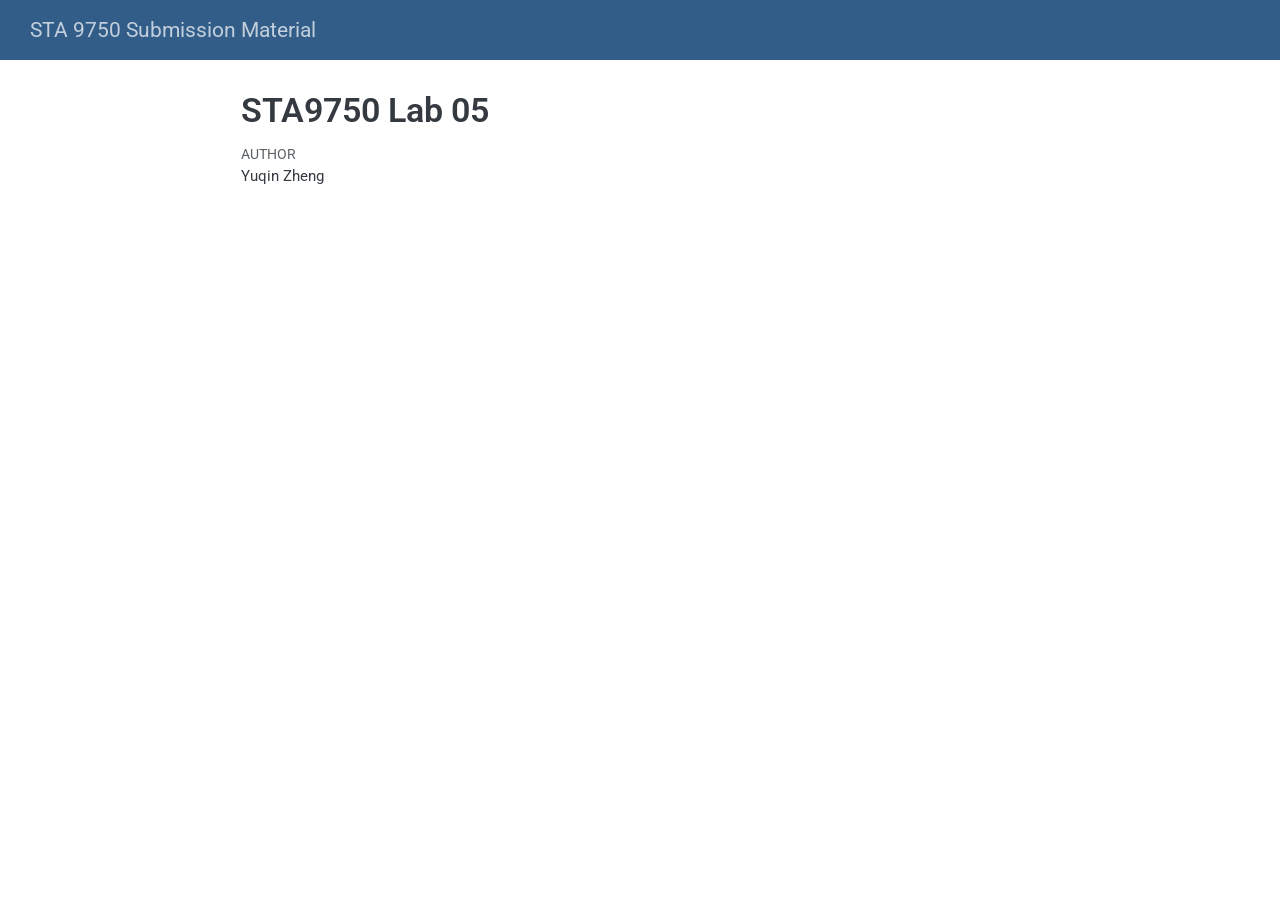
<file: docs/Lab 05.html>
<!DOCTYPE html>
<html xmlns="http://www.w3.org/1999/xhtml" lang="en" xml:lang="en"><head>

<meta charset="utf-8">
<meta name="generator" content="quarto-1.10.18">

<meta name="viewport" content="width=device-width, initial-scale=1.0, user-scalable=yes">

<meta name="author" content="Yuqin Zheng">

<title>STA9750 Lab 05 – STA 9750 Submission Material</title>
<style>
/* Default styles provided by pandoc.
** See https://pandoc.org/MANUAL.html#variables-for-html for config info.
*/
span.smallcaps{font-variant: small-caps;}
div.columns{display: flex; gap: 1.5em;}
div.column{flex: auto;}
@media screen {
div.columns{gap: min(4vw, 1.5em);}
div.column{overflow-x: auto;}
}
div.hanging-indent{margin-left: 1.5em; text-indent: -1.5em;}
ul.task-list{list-style: none;}
ul.task-list li input[type="checkbox"] {
  width: 0.8em;
  margin: 0 0.8em 0.2em -1em; /* quarto-specific, see https://github.com/quarto-dev/quarto-cli/issues/4556 */ 
  vertical-align: middle;
}
</style>


<script src="site_libs/quarto-nav/quarto-nav.js"></script>
<script src="site_libs/quarto-nav/headroom.min.js"></script>
<script src="site_libs/clipboard/clipboard.min.js"></script>
<script src="site_libs/quarto-search/autocomplete.umd.js"></script>
<script src="site_libs/quarto-search/fuse.min.js"></script>
<script src="site_libs/quarto-search/quarto-search.js"></script>
<meta name="quarto:offset" content="./">
<script src="site_libs/quarto-html/quarto.js" type="module"></script>
<script src="site_libs/quarto-html/tabsets/tabsets.js" type="module"></script>
<script src="site_libs/quarto-html/popper.min.js"></script>
<script src="site_libs/quarto-html/tippy.umd.min.js"></script>
<script src="site_libs/quarto-html/anchor.min.js"></script>
<link href="site_libs/quarto-html/tippy.css" rel="stylesheet">
<link href="site_libs/quarto-html/quarto-syntax-highlighting-64a204ab8560d761af7679ceaba22944.css" rel="stylesheet" id="quarto-text-highlighting-styles">
<script src="site_libs/bootstrap/bootstrap.min.js"></script>
<link href="site_libs/bootstrap/bootstrap-icons.css" rel="stylesheet">
<link href="site_libs/bootstrap/bootstrap-ecffb29ab86c51f33a5c8b4be15da6e0.min.css" rel="stylesheet" append-hash="true" id="quarto-bootstrap" data-mode="light">
<script id="quarto-search-options" type="application/json">{
  "location": "navbar",
  "copy-button": false,
  "collapse-after": 3,
  "panel-placement": "end",
  "type": "overlay",
  "limit": 50,
  "keyboard-shortcut": [
    "f",
    "/",
    "s"
  ],
  "show-item-context": false,
  "language": {
    "search-no-results-text": "No results",
    "search-matching-documents-text": "matching documents",
    "search-copy-link-title": "Copy link to search",
    "search-hide-matches-text": "Hide additional matches",
    "search-more-match-text": "more match in this document",
    "search-more-matches-text": "more matches in this document",
    "search-clear-button-title": "Clear",
    "search-text-placeholder": "",
    "search-detached-cancel-button-title": "Cancel",
    "search-submit-button-title": "Submit",
    "search-label": "Search"
  }
}</script>


</head>

<body class="nav-fixed fullcontent quarto-light">

<div id="quarto-search-results"></div>
  <header id="quarto-header" class="headroom fixed-top">
    <nav class="navbar navbar-expand-lg " data-bs-theme="dark">
      <div class="navbar-container container-fluid">
      <div class="navbar-brand-container mx-auto">
    <a class="navbar-brand" href="./index.html">
    <span class="navbar-title">STA 9750 Submission Material</span>
    </a>
  </div>
        <div class="quarto-navbar-tools tools-end">
</div>
      </div> <!-- /container-fluid -->
    </nav>
</header>
<!-- content -->
<div id="quarto-content" class="quarto-container page-columns page-rows-contents page-layout-article page-navbar">
<!-- sidebar -->
<!-- margin-sidebar -->
    
<!-- main -->
<main class="content" id="quarto-document-content">

<header id="title-block-header" class="quarto-title-block default">
<div class="quarto-title">
<h1 class="title">STA9750 Lab 05</h1>
</div>



<div class="quarto-title-meta">

    <div>
    <div class="quarto-title-meta-heading">Author</div>
    <div class="quarto-title-meta-contents">
             <p>Yuqin Zheng </p>
          </div>
  </div>
    
  
    
  </div>
  


</header>





</main> <!-- /main -->
<script id="quarto-html-after-body" type="application/javascript">
  window.document.addEventListener("DOMContentLoaded", function (event) {
    const icon = "";
    const anchorJS = new window.AnchorJS();
    anchorJS.options = {
      placement: 'right',
      icon: icon
    };
    anchorJS.add('.anchored');
    const isCodeAnnotation = (el) => {
      for (const clz of el.classList) {
        if (clz.startsWith('code-annotation-')) {                     
          return true;
        }
      }
      return false;
    }
    const onCopySuccess = function(e) {
      // button target
      const button = e.trigger;
      // don't keep focus
      button.blur();
      // flash "checked"
      button.classList.add('code-copy-button-checked');
      var currentTitle = button.getAttribute("title");
      button.setAttribute("title", "Copied!");
      let tooltip;
      if (window.bootstrap) {
        button.setAttribute("data-bs-toggle", "tooltip");
        button.setAttribute("data-bs-placement", "left");
        button.setAttribute("data-bs-title", "Copied!");
        tooltip = new bootstrap.Tooltip(button, 
          { trigger: "manual", 
            customClass: "code-copy-button-tooltip",
            offset: [0, -8]});
        tooltip.show();    
      }
      setTimeout(function() {
        if (tooltip) {
          tooltip.hide();
          button.removeAttribute("data-bs-title");
          button.removeAttribute("data-bs-toggle");
          button.removeAttribute("data-bs-placement");
        }
        button.setAttribute("title", currentTitle);
        button.classList.remove('code-copy-button-checked');
      }, 1000);
      // clear code selection
      e.clearSelection();
    }
    const getTextToCopy = function(trigger) {
      const outerScaffold = trigger.parentElement.cloneNode(true);
      const codeEl = outerScaffold.querySelector('code');
      for (const childEl of codeEl.children) {
        if (isCodeAnnotation(childEl)) {
          childEl.remove();
        }
      }
      return codeEl.innerText;
    }
    const clipboard = new window.ClipboardJS('.code-copy-button:not([data-in-quarto-modal])', {
      text: getTextToCopy
    });
    clipboard.on('success', onCopySuccess);
    if (window.document.getElementById('quarto-embedded-source-code-modal')) {
      const clipboardModal = new window.ClipboardJS('.code-copy-button[data-in-quarto-modal]', {
        text: getTextToCopy,
        container: window.document.getElementById('quarto-embedded-source-code-modal')
      });
      clipboardModal.on('success', onCopySuccess);
    }
      var localhostRegex = new RegExp(/^(?:http|https):\/\/localhost\:?[0-9]*\//);
      var mailtoRegex = new RegExp(/^mailto:/);
        var filterRegex = new RegExp("https:\/\/yuqinz9801\.github\.io\/STA9750-2026-FALL\/");
      var isInternal = (href) => {
          return filterRegex.test(href) || localhostRegex.test(href) || mailtoRegex.test(href);
      }
      // Inspect non-navigation links and adorn them if external
     var links = window.document.querySelectorAll('a[href]:not(.nav-link):not(.navbar-brand):not(.toc-action):not(.sidebar-link):not(.sidebar-item-toggle):not(.pagination-link):not(.no-external):not([aria-hidden]):not(.dropdown-item):not(.quarto-navigation-tool):not(.about-link)');
      for (var i=0; i<links.length; i++) {
        const link = links[i];
        if (!isInternal(link.href)) {
          // undo the damage that might have been done by quarto-nav.js in the case of
          // links that we want to consider external
          if (link.dataset.originalHref !== undefined) {
            link.href = link.dataset.originalHref;
          }
        }
      }
    function tippyHover(el, contentFn, onTriggerFn, onUntriggerFn) {
      const config = {
        allowHTML: true,
        maxWidth: 500,
        delay: 100,
        arrow: false,
        appendTo: function(el) {
            return el.parentElement;
        },
        interactive: true,
        interactiveBorder: 10,
        theme: 'quarto',
        placement: 'bottom-start',
      };
      if (contentFn) {
        config.content = contentFn;
      }
      if (onTriggerFn) {
        config.onTrigger = onTriggerFn;
      }
      if (onUntriggerFn) {
        config.onUntrigger = onUntriggerFn;
      }
      window.tippy(el, config); 
    }
    const noterefs = window.document.querySelectorAll('a[role="doc-noteref"]');
    for (var i=0; i<noterefs.length; i++) {
      const ref = noterefs[i];
      tippyHover(ref, function() {
        // use id or data attribute instead here
        let href = ref.getAttribute('data-footnote-href') || ref.getAttribute('href');
        try { href = new URL(href).hash; } catch {}
        const id = href.replace(/^#\/?/, "");
        const note = window.document.getElementById(id);
        if (note) {
          return note.innerHTML;
        } else {
          return "";
        }
      });
    }
    const xrefs = window.document.querySelectorAll('a.quarto-xref');
    const processXRef = (id, note) => {
      // Strip column container classes
      const stripColumnClz = (el) => {
        el.classList.remove("page-full", "page-columns");
        if (el.children) {
          for (const child of el.children) {
            stripColumnClz(child);
          }
        }
      }
      stripColumnClz(note)
      if (id === null || id.startsWith('sec-')) {
        // Special case sections, only their first couple elements
        const container = document.createElement("div");
        if (note.children && note.children.length > 2) {
          container.appendChild(note.children[0].cloneNode(true));
          for (let i = 1; i < note.children.length; i++) {
            const child = note.children[i];
            if (child.tagName === "P" && child.innerText === "") {
              continue;
            } else {
              container.appendChild(child.cloneNode(true));
              break;
            }
          }
          if (window.Quarto?.typesetMath) {
            window.Quarto.typesetMath(container);
          }
          return container.innerHTML
        } else {
          if (window.Quarto?.typesetMath) {
            window.Quarto.typesetMath(note);
          }
          return note.innerHTML;
        }
      } else {
        // Remove any anchor links if they are present
        const anchorLink = note.querySelector('a.anchorjs-link');
        if (anchorLink) {
          anchorLink.remove();
        }
        if (window.Quarto?.typesetMath) {
          window.Quarto.typesetMath(note);
        }
        if (note.classList.contains("callout")) {
          return note.outerHTML;
        } else {
          return note.innerHTML;
        }
      }
    }
    for (var i=0; i<xrefs.length; i++) {
      const xref = xrefs[i];
      tippyHover(xref, undefined, function(instance) {
        instance.disable();
        let url = xref.getAttribute('href');
        let hash = undefined; 
        if (url.startsWith('#')) {
          hash = url;
        } else {
          try { hash = new URL(url).hash; } catch {}
        }
        if (hash) {
          const id = hash.replace(/^#\/?/, "");
          const note = window.document.getElementById(id);
          if (note !== null) {
            try {
              const html = processXRef(id, note.cloneNode(true));
              instance.setContent(html);
            } finally {
              instance.enable();
              instance.show();
            }
          } else {
            // See if we can fetch this
            fetch(url.split('#')[0])
            .then(res => res.text())
            .then(html => {
              const parser = new DOMParser();
              const htmlDoc = parser.parseFromString(html, "text/html");
              const note = htmlDoc.getElementById(id);
              if (note !== null) {
                const html = processXRef(id, note);
                instance.setContent(html);
              } 
            }).finally(() => {
              instance.enable();
              instance.show();
            });
          }
        } else {
          // See if we can fetch a full url (with no hash to target)
          // This is a special case and we should probably do some content thinning / targeting
          fetch(url)
          .then(res => res.text())
          .then(html => {
            const parser = new DOMParser();
            const htmlDoc = parser.parseFromString(html, "text/html");
            const note = htmlDoc.querySelector('main.content');
            if (note !== null) {
              // This should only happen for chapter cross references
              // (since there is no id in the URL)
              // remove the first header
              if (note.children.length > 0 && note.children[0].tagName === "HEADER") {
                note.children[0].remove();
              }
              const html = processXRef(null, note);
              instance.setContent(html);
            } 
          }).finally(() => {
            instance.enable();
            instance.show();
          });
        }
      }, function(instance) {
      });
    }
        let selectedAnnoteEl;
        const selectorForAnnotation = ( cell, annotation) => {
          let cellAttr = 'data-code-cell="' + cell + '"';
          let lineAttr = 'data-code-annotation="' +  annotation + '"';
          const selector = 'span[' + cellAttr + '][' + lineAttr + ']';
          return selector;
        }
        const selectCodeLines = (annoteEl) => {
          const doc = window.document;
          const targetCell = annoteEl.getAttribute("data-target-cell");
          const targetAnnotation = annoteEl.getAttribute("data-target-annotation");
          const annoteSpan = window.document.querySelector(selectorForAnnotation(targetCell, targetAnnotation));
          const lines = annoteSpan.getAttribute("data-code-lines").split(",");
          const lineIds = lines.map((line) => {
            return targetCell + "-" + line;
          })
          let top = null;
          let height = null;
          let parent = null;
          if (lineIds.length > 0) {
              //compute the position of the single el (top and bottom and make a div)
              const el = window.document.getElementById(lineIds[0]);
              top = el.offsetTop;
              height = el.offsetHeight;
              parent = el.parentElement.parentElement;
            if (lineIds.length > 1) {
              const lastEl = window.document.getElementById(lineIds[lineIds.length - 1]);
              const bottom = lastEl.offsetTop + lastEl.offsetHeight;
              height = bottom - top;
            }
            if (top !== null && height !== null && parent !== null) {
              // cook up a div (if necessary) and position it 
              let div = window.document.getElementById("code-annotation-line-highlight");
              if (div === null) {
                div = window.document.createElement("div");
                div.setAttribute("id", "code-annotation-line-highlight");
                div.style.position = 'absolute';
                parent.appendChild(div);
              }
              div.style.top = top - 2 + "px";
              div.style.height = height + 4 + "px";
              div.style.left = 0;
              let gutterDiv = window.document.getElementById("code-annotation-line-highlight-gutter");
              if (gutterDiv === null) {
                gutterDiv = window.document.createElement("div");
                gutterDiv.setAttribute("id", "code-annotation-line-highlight-gutter");
                gutterDiv.style.position = 'absolute';
                const codeCell = window.document.getElementById(targetCell);
                const gutter = codeCell.querySelector('.code-annotation-gutter');
                gutter.appendChild(gutterDiv);
              }
              gutterDiv.style.top = top - 2 + "px";
              gutterDiv.style.height = height + 4 + "px";
            }
            selectedAnnoteEl = annoteEl;
          }
        };
        const unselectCodeLines = () => {
          const elementsIds = ["code-annotation-line-highlight", "code-annotation-line-highlight-gutter"];
          elementsIds.forEach((elId) => {
            const div = window.document.getElementById(elId);
            if (div) {
              div.remove();
            }
          });
          selectedAnnoteEl = undefined;
        };
          // Handle positioning of the toggle
      window.addEventListener(
        "resize",
        throttle(() => {
          elRect = undefined;
          if (selectedAnnoteEl) {
            selectCodeLines(selectedAnnoteEl);
          }
        }, 10)
      );
      function throttle(fn, ms) {
      let throttle = false;
      let timer;
        return (...args) => {
          if(!throttle) { // first call gets through
              fn.apply(this, args);
              throttle = true;
          } else { // all the others get throttled
              if(timer) clearTimeout(timer); // cancel #2
              timer = setTimeout(() => {
                fn.apply(this, args);
                timer = throttle = false;
              }, ms);
          }
        };
      }
        // Attach click handler to the DT
        const annoteDls = window.document.querySelectorAll('dt[data-target-cell]');
        for (const annoteDlNode of annoteDls) {
          annoteDlNode.addEventListener('click', (event) => {
            const clickedEl = event.target;
            if (clickedEl !== selectedAnnoteEl) {
              unselectCodeLines();
              const activeEl = window.document.querySelector('dt[data-target-cell].code-annotation-active');
              if (activeEl) {
                activeEl.classList.remove('code-annotation-active');
              }
              selectCodeLines(clickedEl);
              clickedEl.classList.add('code-annotation-active');
            } else {
              // Unselect the line
              unselectCodeLines();
              clickedEl.classList.remove('code-annotation-active');
            }
          });
        }
    const findCites = (el) => {
      const parentEl = el.parentElement;
      if (parentEl) {
        const cites = parentEl.dataset.cites;
        if (cites) {
          return {
            el,
            cites: cites.split(' ')
          };
        } else {
          return findCites(el.parentElement)
        }
      } else {
        return undefined;
      }
    };
    var bibliorefs = window.document.querySelectorAll('a[role="doc-biblioref"]');
    for (var i=0; i<bibliorefs.length; i++) {
      const ref = bibliorefs[i];
      const citeInfo = findCites(ref);
      if (citeInfo) {
        tippyHover(citeInfo.el, function() {
          var popup = window.document.createElement('div');
          citeInfo.cites.forEach(function(cite) {
            var citeDiv = window.document.createElement('div');
            citeDiv.classList.add('hanging-indent');
            citeDiv.classList.add('csl-entry');
            var biblioDiv = window.document.getElementById('ref-' + cite);
            if (biblioDiv) {
              citeDiv.innerHTML = biblioDiv.innerHTML;
            }
            popup.appendChild(citeDiv);
          });
          return popup.innerHTML;
        });
      }
    }
  });
  </script>
</div> <!-- /content -->




</body></html>
</file>
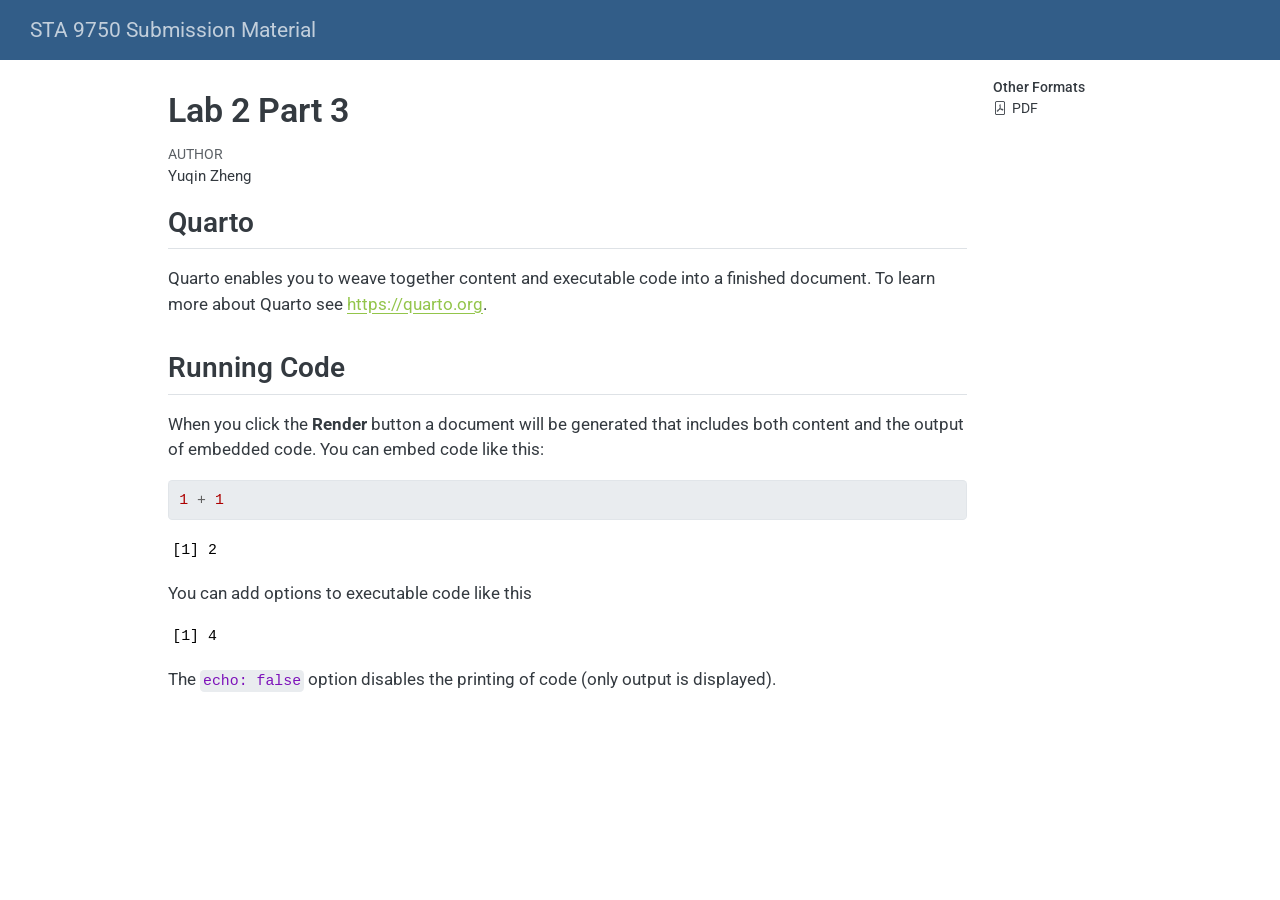
<file: docs/Lab 2 Part 3.html>
<!DOCTYPE html>
<html xmlns="http://www.w3.org/1999/xhtml" lang="en" xml:lang="en"><head>

<meta charset="utf-8">
<meta name="generator" content="quarto-1.10.18">

<meta name="viewport" content="width=device-width, initial-scale=1.0, user-scalable=yes">

<meta name="author" content="Yuqin Zheng">

<title>Lab 2 Part 3 – STA 9750 Submission Material</title>
<style>
/* Default styles provided by pandoc.
** See https://pandoc.org/MANUAL.html#variables-for-html for config info.
*/
span.smallcaps{font-variant: small-caps;}
div.columns{display: flex; gap: 1.5em;}
div.column{flex: auto;}
@media screen {
div.columns{gap: min(4vw, 1.5em);}
div.column{overflow-x: auto;}
}
div.hanging-indent{margin-left: 1.5em; text-indent: -1.5em;}
ul.task-list{list-style: none;}
ul.task-list li input[type="checkbox"] {
  width: 0.8em;
  margin: 0 0.8em 0.2em -1em; /* quarto-specific, see https://github.com/quarto-dev/quarto-cli/issues/4556 */ 
  vertical-align: middle;
}
/* CSS for syntax highlighting */
html { -webkit-text-size-adjust: 100%; }
pre > code.sourceCode { white-space: pre; position: relative; }
pre > code.sourceCode > span { display: inline-block; line-height: 1.25; }
pre > code.sourceCode > span:empty { height: 1.2em; }
.sourceCode { overflow: visible; }
code.sourceCode > span { color: inherit; text-decoration: inherit; }
div.sourceCode { margin: 1em 0; }
pre.sourceCode { margin: 0; }
@media screen {
div.sourceCode { overflow: auto; }
}
@media print {
pre > code.sourceCode { white-space: pre-wrap; }
pre > code.sourceCode > span { text-indent: -5em; padding-left: 5em; }
}
pre.numberSource code
  { counter-reset: source-line 0; }
pre.numberSource code > span
  { position: relative; left: -4em; counter-increment: source-line; }
pre.numberSource code > span > a:first-child::before
  { content: counter(source-line);
    position: relative; left: -1em; text-align: right; vertical-align: baseline;
    border: none; display: inline-block;
    -webkit-touch-callout: none; -webkit-user-select: none;
    -khtml-user-select: none; -moz-user-select: none;
    -ms-user-select: none; user-select: none;
    padding: 0 4px; width: 4em;
  }
pre.numberSource { margin-left: 3em;  padding-left: 4px; }
div.sourceCode
  {   }
@media screen {
pre > code.sourceCode > span > a:first-child::before { text-decoration: underline; }
}
</style>


<script src="site_libs/quarto-nav/quarto-nav.js"></script>
<script src="site_libs/quarto-nav/headroom.min.js"></script>
<script src="site_libs/clipboard/clipboard.min.js"></script>
<script src="site_libs/quarto-search/autocomplete.umd.js"></script>
<script src="site_libs/quarto-search/fuse.min.js"></script>
<script src="site_libs/quarto-search/quarto-search.js"></script>
<meta name="quarto:offset" content="./">
<script src="site_libs/quarto-html/quarto.js" type="module"></script>
<script src="site_libs/quarto-html/tabsets/tabsets.js" type="module"></script>
<script src="site_libs/quarto-html/popper.min.js"></script>
<script src="site_libs/quarto-html/tippy.umd.min.js"></script>
<script src="site_libs/quarto-html/anchor.min.js"></script>
<link href="site_libs/quarto-html/tippy.css" rel="stylesheet">
<link href="site_libs/quarto-html/quarto-syntax-highlighting-64a204ab8560d761af7679ceaba22944.css" rel="stylesheet" id="quarto-text-highlighting-styles">
<script src="site_libs/bootstrap/bootstrap.min.js"></script>
<link href="site_libs/bootstrap/bootstrap-icons.css" rel="stylesheet">
<link href="site_libs/bootstrap/bootstrap-ecffb29ab86c51f33a5c8b4be15da6e0.min.css" rel="stylesheet" append-hash="true" id="quarto-bootstrap" data-mode="light">
<script id="quarto-search-options" type="application/json">{
  "location": "navbar",
  "copy-button": false,
  "collapse-after": 3,
  "panel-placement": "end",
  "type": "overlay",
  "limit": 50,
  "keyboard-shortcut": [
    "f",
    "/",
    "s"
  ],
  "show-item-context": false,
  "language": {
    "search-no-results-text": "No results",
    "search-matching-documents-text": "matching documents",
    "search-copy-link-title": "Copy link to search",
    "search-hide-matches-text": "Hide additional matches",
    "search-more-match-text": "more match in this document",
    "search-more-matches-text": "more matches in this document",
    "search-clear-button-title": "Clear",
    "search-text-placeholder": "",
    "search-detached-cancel-button-title": "Cancel",
    "search-submit-button-title": "Submit",
    "search-label": "Search"
  }
}</script>


</head>

<body class="nav-fixed quarto-light">

<div id="quarto-search-results"></div>
  <header id="quarto-header" class="headroom fixed-top">
    <nav class="navbar navbar-expand-lg " data-bs-theme="dark">
      <div class="navbar-container container-fluid">
      <div class="navbar-brand-container mx-auto">
    <a class="navbar-brand" href="./index.html">
    <span class="navbar-title">STA 9750 Submission Material</span>
    </a>
  </div>
        <div class="quarto-navbar-tools tools-end">
</div>
      </div> <!-- /container-fluid -->
    </nav>
</header>
<!-- content -->
<div id="quarto-content" class="quarto-container page-columns page-rows-contents page-layout-article page-navbar">
<!-- sidebar -->
<!-- margin-sidebar -->
    <div id="quarto-margin-sidebar" class="sidebar margin-sidebar">
    <div class="quarto-alternate-formats"><h2>Other Formats</h2><ul><li><a href="Lab-2-Part-3.pdf"><i class="bi bi-file-pdf"></i>PDF</a></li></ul></div></div>
<!-- main -->
<main class="content" id="quarto-document-content">

<header id="title-block-header" class="quarto-title-block default">
<div class="quarto-title">
<h1 class="title">Lab 2 Part 3</h1>
</div>



<div class="quarto-title-meta">

    <div>
    <div class="quarto-title-meta-heading">Author</div>
    <div class="quarto-title-meta-contents">
             <p>Yuqin Zheng </p>
          </div>
  </div>
    
  
    
  </div>
  


</header>


<section id="quarto" class="level2">
<h2 class="anchored" data-anchor-id="quarto">Quarto</h2>
<p>Quarto enables you to weave together content and executable code into a finished document. To learn more about Quarto see <a href="https://quarto.org" class="uri">https://quarto.org</a>.</p>
</section>
<section id="running-code" class="level2">
<h2 class="anchored" data-anchor-id="running-code">Running Code</h2>
<p>When you click the <strong>Render</strong> button a document will be generated that includes both content and the output of embedded code. You can embed code like this:</p>
<div class="cell">
<div class="code-copy-outer-scaffold"><div class="sourceCode cell-code" id="cb1"><pre class="sourceCode r code-with-copy"><code class="sourceCode r"><span id="cb1-1"><a href="#cb1-1" aria-hidden="true" tabindex="-1"></a><span class="dv">1</span> <span class="sc">+</span> <span class="dv">1</span></span></code></pre></div><button title="Copy to Clipboard" class="code-copy-button"><i class="bi"></i></button></div>
<div class="cell-output cell-output-stdout">
<pre><code>[1] 2</code></pre>
</div>
</div>
<p>You can add options to executable code like this</p>
<div class="cell">
<div class="cell-output cell-output-stdout">
<pre><code>[1] 4</code></pre>
</div>
</div>
<p>The <code>echo: false</code> option disables the printing of code (only output is displayed).</p>


</section>

</main> <!-- /main -->
<script id="quarto-html-after-body" type="application/javascript">
  window.document.addEventListener("DOMContentLoaded", function (event) {
    const icon = "";
    const anchorJS = new window.AnchorJS();
    anchorJS.options = {
      placement: 'right',
      icon: icon
    };
    anchorJS.add('.anchored');
    const isCodeAnnotation = (el) => {
      for (const clz of el.classList) {
        if (clz.startsWith('code-annotation-')) {                     
          return true;
        }
      }
      return false;
    }
    const onCopySuccess = function(e) {
      // button target
      const button = e.trigger;
      // don't keep focus
      button.blur();
      // flash "checked"
      button.classList.add('code-copy-button-checked');
      var currentTitle = button.getAttribute("title");
      button.setAttribute("title", "Copied!");
      let tooltip;
      if (window.bootstrap) {
        button.setAttribute("data-bs-toggle", "tooltip");
        button.setAttribute("data-bs-placement", "left");
        button.setAttribute("data-bs-title", "Copied!");
        tooltip = new bootstrap.Tooltip(button, 
          { trigger: "manual", 
            customClass: "code-copy-button-tooltip",
            offset: [0, -8]});
        tooltip.show();    
      }
      setTimeout(function() {
        if (tooltip) {
          tooltip.hide();
          button.removeAttribute("data-bs-title");
          button.removeAttribute("data-bs-toggle");
          button.removeAttribute("data-bs-placement");
        }
        button.setAttribute("title", currentTitle);
        button.classList.remove('code-copy-button-checked');
      }, 1000);
      // clear code selection
      e.clearSelection();
    }
    const getTextToCopy = function(trigger) {
      const outerScaffold = trigger.parentElement.cloneNode(true);
      const codeEl = outerScaffold.querySelector('code');
      for (const childEl of codeEl.children) {
        if (isCodeAnnotation(childEl)) {
          childEl.remove();
        }
      }
      return codeEl.innerText;
    }
    const clipboard = new window.ClipboardJS('.code-copy-button:not([data-in-quarto-modal])', {
      text: getTextToCopy
    });
    clipboard.on('success', onCopySuccess);
    if (window.document.getElementById('quarto-embedded-source-code-modal')) {
      const clipboardModal = new window.ClipboardJS('.code-copy-button[data-in-quarto-modal]', {
        text: getTextToCopy,
        container: window.document.getElementById('quarto-embedded-source-code-modal')
      });
      clipboardModal.on('success', onCopySuccess);
    }
      var localhostRegex = new RegExp(/^(?:http|https):\/\/localhost\:?[0-9]*\//);
      var mailtoRegex = new RegExp(/^mailto:/);
        var filterRegex = new RegExp("https:\/\/yuqinz9801\.github\.io\/STA9750-2026-FALL\/");
      var isInternal = (href) => {
          return filterRegex.test(href) || localhostRegex.test(href) || mailtoRegex.test(href);
      }
      // Inspect non-navigation links and adorn them if external
     var links = window.document.querySelectorAll('a[href]:not(.nav-link):not(.navbar-brand):not(.toc-action):not(.sidebar-link):not(.sidebar-item-toggle):not(.pagination-link):not(.no-external):not([aria-hidden]):not(.dropdown-item):not(.quarto-navigation-tool):not(.about-link)');
      for (var i=0; i<links.length; i++) {
        const link = links[i];
        if (!isInternal(link.href)) {
          // undo the damage that might have been done by quarto-nav.js in the case of
          // links that we want to consider external
          if (link.dataset.originalHref !== undefined) {
            link.href = link.dataset.originalHref;
          }
        }
      }
    function tippyHover(el, contentFn, onTriggerFn, onUntriggerFn) {
      const config = {
        allowHTML: true,
        maxWidth: 500,
        delay: 100,
        arrow: false,
        appendTo: function(el) {
            return el.parentElement;
        },
        interactive: true,
        interactiveBorder: 10,
        theme: 'quarto',
        placement: 'bottom-start',
      };
      if (contentFn) {
        config.content = contentFn;
      }
      if (onTriggerFn) {
        config.onTrigger = onTriggerFn;
      }
      if (onUntriggerFn) {
        config.onUntrigger = onUntriggerFn;
      }
      window.tippy(el, config); 
    }
    const noterefs = window.document.querySelectorAll('a[role="doc-noteref"]');
    for (var i=0; i<noterefs.length; i++) {
      const ref = noterefs[i];
      tippyHover(ref, function() {
        // use id or data attribute instead here
        let href = ref.getAttribute('data-footnote-href') || ref.getAttribute('href');
        try { href = new URL(href).hash; } catch {}
        const id = href.replace(/^#\/?/, "");
        const note = window.document.getElementById(id);
        if (note) {
          return note.innerHTML;
        } else {
          return "";
        }
      });
    }
    const xrefs = window.document.querySelectorAll('a.quarto-xref');
    const processXRef = (id, note) => {
      // Strip column container classes
      const stripColumnClz = (el) => {
        el.classList.remove("page-full", "page-columns");
        if (el.children) {
          for (const child of el.children) {
            stripColumnClz(child);
          }
        }
      }
      stripColumnClz(note)
      if (id === null || id.startsWith('sec-')) {
        // Special case sections, only their first couple elements
        const container = document.createElement("div");
        if (note.children && note.children.length > 2) {
          container.appendChild(note.children[0].cloneNode(true));
          for (let i = 1; i < note.children.length; i++) {
            const child = note.children[i];
            if (child.tagName === "P" && child.innerText === "") {
              continue;
            } else {
              container.appendChild(child.cloneNode(true));
              break;
            }
          }
          if (window.Quarto?.typesetMath) {
            window.Quarto.typesetMath(container);
          }
          return container.innerHTML
        } else {
          if (window.Quarto?.typesetMath) {
            window.Quarto.typesetMath(note);
          }
          return note.innerHTML;
        }
      } else {
        // Remove any anchor links if they are present
        const anchorLink = note.querySelector('a.anchorjs-link');
        if (anchorLink) {
          anchorLink.remove();
        }
        if (window.Quarto?.typesetMath) {
          window.Quarto.typesetMath(note);
        }
        if (note.classList.contains("callout")) {
          return note.outerHTML;
        } else {
          return note.innerHTML;
        }
      }
    }
    for (var i=0; i<xrefs.length; i++) {
      const xref = xrefs[i];
      tippyHover(xref, undefined, function(instance) {
        instance.disable();
        let url = xref.getAttribute('href');
        let hash = undefined; 
        if (url.startsWith('#')) {
          hash = url;
        } else {
          try { hash = new URL(url).hash; } catch {}
        }
        if (hash) {
          const id = hash.replace(/^#\/?/, "");
          const note = window.document.getElementById(id);
          if (note !== null) {
            try {
              const html = processXRef(id, note.cloneNode(true));
              instance.setContent(html);
            } finally {
              instance.enable();
              instance.show();
            }
          } else {
            // See if we can fetch this
            fetch(url.split('#')[0])
            .then(res => res.text())
            .then(html => {
              const parser = new DOMParser();
              const htmlDoc = parser.parseFromString(html, "text/html");
              const note = htmlDoc.getElementById(id);
              if (note !== null) {
                const html = processXRef(id, note);
                instance.setContent(html);
              } 
            }).finally(() => {
              instance.enable();
              instance.show();
            });
          }
        } else {
          // See if we can fetch a full url (with no hash to target)
          // This is a special case and we should probably do some content thinning / targeting
          fetch(url)
          .then(res => res.text())
          .then(html => {
            const parser = new DOMParser();
            const htmlDoc = parser.parseFromString(html, "text/html");
            const note = htmlDoc.querySelector('main.content');
            if (note !== null) {
              // This should only happen for chapter cross references
              // (since there is no id in the URL)
              // remove the first header
              if (note.children.length > 0 && note.children[0].tagName === "HEADER") {
                note.children[0].remove();
              }
              const html = processXRef(null, note);
              instance.setContent(html);
            } 
          }).finally(() => {
            instance.enable();
            instance.show();
          });
        }
      }, function(instance) {
      });
    }
        let selectedAnnoteEl;
        const selectorForAnnotation = ( cell, annotation) => {
          let cellAttr = 'data-code-cell="' + cell + '"';
          let lineAttr = 'data-code-annotation="' +  annotation + '"';
          const selector = 'span[' + cellAttr + '][' + lineAttr + ']';
          return selector;
        }
        const selectCodeLines = (annoteEl) => {
          const doc = window.document;
          const targetCell = annoteEl.getAttribute("data-target-cell");
          const targetAnnotation = annoteEl.getAttribute("data-target-annotation");
          const annoteSpan = window.document.querySelector(selectorForAnnotation(targetCell, targetAnnotation));
          const lines = annoteSpan.getAttribute("data-code-lines").split(",");
          const lineIds = lines.map((line) => {
            return targetCell + "-" + line;
          })
          let top = null;
          let height = null;
          let parent = null;
          if (lineIds.length > 0) {
              //compute the position of the single el (top and bottom and make a div)
              const el = window.document.getElementById(lineIds[0]);
              top = el.offsetTop;
              height = el.offsetHeight;
              parent = el.parentElement.parentElement;
            if (lineIds.length > 1) {
              const lastEl = window.document.getElementById(lineIds[lineIds.length - 1]);
              const bottom = lastEl.offsetTop + lastEl.offsetHeight;
              height = bottom - top;
            }
            if (top !== null && height !== null && parent !== null) {
              // cook up a div (if necessary) and position it 
              let div = window.document.getElementById("code-annotation-line-highlight");
              if (div === null) {
                div = window.document.createElement("div");
                div.setAttribute("id", "code-annotation-line-highlight");
                div.style.position = 'absolute';
                parent.appendChild(div);
              }
              div.style.top = top - 2 + "px";
              div.style.height = height + 4 + "px";
              div.style.left = 0;
              let gutterDiv = window.document.getElementById("code-annotation-line-highlight-gutter");
              if (gutterDiv === null) {
                gutterDiv = window.document.createElement("div");
                gutterDiv.setAttribute("id", "code-annotation-line-highlight-gutter");
                gutterDiv.style.position = 'absolute';
                const codeCell = window.document.getElementById(targetCell);
                const gutter = codeCell.querySelector('.code-annotation-gutter');
                gutter.appendChild(gutterDiv);
              }
              gutterDiv.style.top = top - 2 + "px";
              gutterDiv.style.height = height + 4 + "px";
            }
            selectedAnnoteEl = annoteEl;
          }
        };
        const unselectCodeLines = () => {
          const elementsIds = ["code-annotation-line-highlight", "code-annotation-line-highlight-gutter"];
          elementsIds.forEach((elId) => {
            const div = window.document.getElementById(elId);
            if (div) {
              div.remove();
            }
          });
          selectedAnnoteEl = undefined;
        };
          // Handle positioning of the toggle
      window.addEventListener(
        "resize",
        throttle(() => {
          elRect = undefined;
          if (selectedAnnoteEl) {
            selectCodeLines(selectedAnnoteEl);
          }
        }, 10)
      );
      function throttle(fn, ms) {
      let throttle = false;
      let timer;
        return (...args) => {
          if(!throttle) { // first call gets through
              fn.apply(this, args);
              throttle = true;
          } else { // all the others get throttled
              if(timer) clearTimeout(timer); // cancel #2
              timer = setTimeout(() => {
                fn.apply(this, args);
                timer = throttle = false;
              }, ms);
          }
        };
      }
        // Attach click handler to the DT
        const annoteDls = window.document.querySelectorAll('dt[data-target-cell]');
        for (const annoteDlNode of annoteDls) {
          annoteDlNode.addEventListener('click', (event) => {
            const clickedEl = event.target;
            if (clickedEl !== selectedAnnoteEl) {
              unselectCodeLines();
              const activeEl = window.document.querySelector('dt[data-target-cell].code-annotation-active');
              if (activeEl) {
                activeEl.classList.remove('code-annotation-active');
              }
              selectCodeLines(clickedEl);
              clickedEl.classList.add('code-annotation-active');
            } else {
              // Unselect the line
              unselectCodeLines();
              clickedEl.classList.remove('code-annotation-active');
            }
          });
        }
    const findCites = (el) => {
      const parentEl = el.parentElement;
      if (parentEl) {
        const cites = parentEl.dataset.cites;
        if (cites) {
          return {
            el,
            cites: cites.split(' ')
          };
        } else {
          return findCites(el.parentElement)
        }
      } else {
        return undefined;
      }
    };
    var bibliorefs = window.document.querySelectorAll('a[role="doc-biblioref"]');
    for (var i=0; i<bibliorefs.length; i++) {
      const ref = bibliorefs[i];
      const citeInfo = findCites(ref);
      if (citeInfo) {
        tippyHover(citeInfo.el, function() {
          var popup = window.document.createElement('div');
          citeInfo.cites.forEach(function(cite) {
            var citeDiv = window.document.createElement('div');
            citeDiv.classList.add('hanging-indent');
            citeDiv.classList.add('csl-entry');
            var biblioDiv = window.document.getElementById('ref-' + cite);
            if (biblioDiv) {
              citeDiv.innerHTML = biblioDiv.innerHTML;
            }
            popup.appendChild(citeDiv);
          });
          return popup.innerHTML;
        });
      }
    }
  });
  </script>
</div> <!-- /content -->




</body></html>
</file>
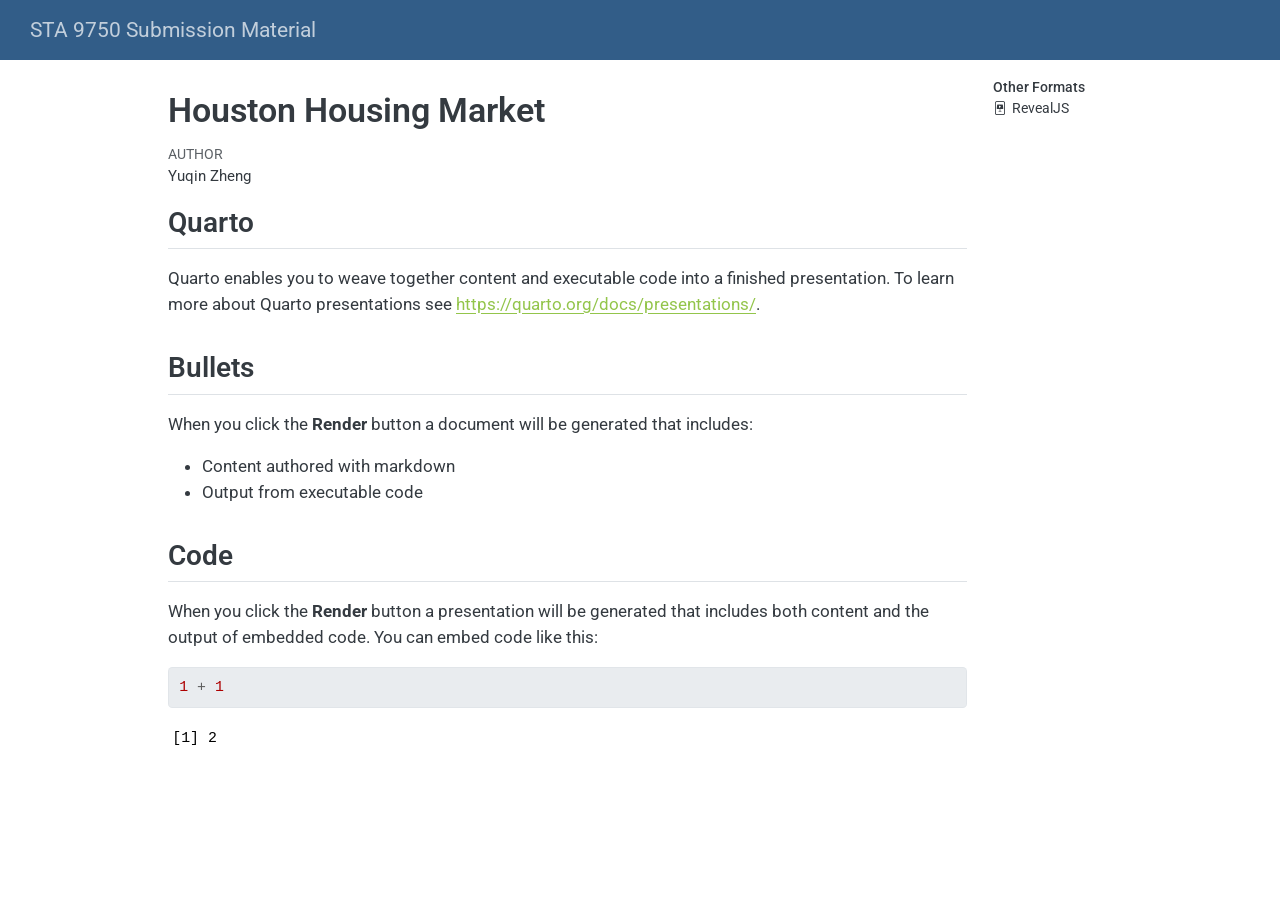
<file: docs/Lab 2.html>
<!DOCTYPE html>
<html xmlns="http://www.w3.org/1999/xhtml" lang="en" xml:lang="en"><head>

<meta charset="utf-8">
<meta name="generator" content="quarto-1.10.18">

<meta name="viewport" content="width=device-width, initial-scale=1.0, user-scalable=yes">

<meta name="author" content="Yuqin Zheng">

<title>Houston Housing Market – STA 9750 Submission Material</title>
<style>
/* Default styles provided by pandoc.
** See https://pandoc.org/MANUAL.html#variables-for-html for config info.
*/
span.smallcaps{font-variant: small-caps;}
div.columns{display: flex; gap: 1.5em;}
div.column{flex: auto;}
@media screen {
div.columns{gap: min(4vw, 1.5em);}
div.column{overflow-x: auto;}
}
div.hanging-indent{margin-left: 1.5em; text-indent: -1.5em;}
ul.task-list{list-style: none;}
ul.task-list li input[type="checkbox"] {
  width: 0.8em;
  margin: 0 0.8em 0.2em -1em; /* quarto-specific, see https://github.com/quarto-dev/quarto-cli/issues/4556 */ 
  vertical-align: middle;
}
/* CSS for syntax highlighting */
html { -webkit-text-size-adjust: 100%; }
pre > code.sourceCode { white-space: pre; position: relative; }
pre > code.sourceCode > span { display: inline-block; line-height: 1.25; }
pre > code.sourceCode > span:empty { height: 1.2em; }
.sourceCode { overflow: visible; }
code.sourceCode > span { color: inherit; text-decoration: inherit; }
div.sourceCode { margin: 1em 0; }
pre.sourceCode { margin: 0; }
@media screen {
div.sourceCode { overflow: auto; }
}
@media print {
pre > code.sourceCode { white-space: pre-wrap; }
pre > code.sourceCode > span { text-indent: -5em; padding-left: 5em; }
}
pre.numberSource code
  { counter-reset: source-line 0; }
pre.numberSource code > span
  { position: relative; left: -4em; counter-increment: source-line; }
pre.numberSource code > span > a:first-child::before
  { content: counter(source-line);
    position: relative; left: -1em; text-align: right; vertical-align: baseline;
    border: none; display: inline-block;
    -webkit-touch-callout: none; -webkit-user-select: none;
    -khtml-user-select: none; -moz-user-select: none;
    -ms-user-select: none; user-select: none;
    padding: 0 4px; width: 4em;
  }
pre.numberSource { margin-left: 3em;  padding-left: 4px; }
div.sourceCode
  {   }
@media screen {
pre > code.sourceCode > span > a:first-child::before { text-decoration: underline; }
}
</style>


<script src="site_libs/quarto-nav/quarto-nav.js"></script>
<script src="site_libs/quarto-nav/headroom.min.js"></script>
<script src="site_libs/clipboard/clipboard.min.js"></script>
<script src="site_libs/quarto-search/autocomplete.umd.js"></script>
<script src="site_libs/quarto-search/fuse.min.js"></script>
<script src="site_libs/quarto-search/quarto-search.js"></script>
<meta name="quarto:offset" content="./">
<script src="site_libs/quarto-html/quarto.js" type="module"></script>
<script src="site_libs/quarto-html/tabsets/tabsets.js" type="module"></script>
<script src="site_libs/quarto-html/popper.min.js"></script>
<script src="site_libs/quarto-html/tippy.umd.min.js"></script>
<script src="site_libs/quarto-html/anchor.min.js"></script>
<link href="site_libs/quarto-html/tippy.css" rel="stylesheet">
<link href="site_libs/quarto-html/quarto-syntax-highlighting-64a204ab8560d761af7679ceaba22944.css" rel="stylesheet" id="quarto-text-highlighting-styles">
<script src="site_libs/bootstrap/bootstrap.min.js"></script>
<link href="site_libs/bootstrap/bootstrap-icons.css" rel="stylesheet">
<link href="site_libs/bootstrap/bootstrap-ecffb29ab86c51f33a5c8b4be15da6e0.min.css" rel="stylesheet" append-hash="true" id="quarto-bootstrap" data-mode="light">
<script id="quarto-search-options" type="application/json">{
  "location": "navbar",
  "copy-button": false,
  "collapse-after": 3,
  "panel-placement": "end",
  "type": "overlay",
  "limit": 50,
  "keyboard-shortcut": [
    "f",
    "/",
    "s"
  ],
  "show-item-context": false,
  "language": {
    "search-no-results-text": "No results",
    "search-matching-documents-text": "matching documents",
    "search-copy-link-title": "Copy link to search",
    "search-hide-matches-text": "Hide additional matches",
    "search-more-match-text": "more match in this document",
    "search-more-matches-text": "more matches in this document",
    "search-clear-button-title": "Clear",
    "search-text-placeholder": "",
    "search-detached-cancel-button-title": "Cancel",
    "search-submit-button-title": "Submit",
    "search-label": "Search"
  }
}</script>


</head>

<body class="nav-fixed quarto-light">

<div id="quarto-search-results"></div>
  <header id="quarto-header" class="headroom fixed-top">
    <nav class="navbar navbar-expand-lg " data-bs-theme="dark">
      <div class="navbar-container container-fluid">
      <div class="navbar-brand-container mx-auto">
    <a class="navbar-brand" href="./index.html">
    <span class="navbar-title">STA 9750 Submission Material</span>
    </a>
  </div>
        <div class="quarto-navbar-tools tools-end">
</div>
      </div> <!-- /container-fluid -->
    </nav>
</header>
<!-- content -->
<div id="quarto-content" class="quarto-container page-columns page-rows-contents page-layout-article page-navbar">
<!-- sidebar -->
<!-- margin-sidebar -->
    <div id="quarto-margin-sidebar" class="sidebar margin-sidebar">
    <div class="quarto-alternate-formats"><h2>Other Formats</h2><ul><li><a href="Lab 2.html"><i class="bi bi-file-slides"></i>RevealJS</a></li></ul></div></div>
<!-- main -->
<main class="content" id="quarto-document-content">

<header id="title-block-header" class="quarto-title-block default">
<div class="quarto-title">
<h1 class="title">Houston Housing Market</h1>
</div>



<div class="quarto-title-meta">

    <div>
    <div class="quarto-title-meta-heading">Author</div>
    <div class="quarto-title-meta-contents">
             <p>Yuqin Zheng </p>
          </div>
  </div>
    
  
    
  </div>
  


</header>


<section id="quarto" class="level2">
<h2 class="anchored" data-anchor-id="quarto">Quarto</h2>
<p>Quarto enables you to weave together content and executable code into a finished presentation. To learn more about Quarto presentations see <a href="https://quarto.org/docs/presentations/" class="uri">https://quarto.org/docs/presentations/</a>.</p>
</section>
<section id="bullets" class="level2">
<h2 class="anchored" data-anchor-id="bullets">Bullets</h2>
<p>When you click the <strong>Render</strong> button a document will be generated that includes:</p>
<ul>
<li>Content authored with markdown</li>
<li>Output from executable code</li>
</ul>
</section>
<section id="code" class="level2">
<h2 class="anchored" data-anchor-id="code">Code</h2>
<p>When you click the <strong>Render</strong> button a presentation will be generated that includes both content and the output of embedded code. You can embed code like this:</p>
<div class="cell">
<div class="code-copy-outer-scaffold"><div class="sourceCode cell-code" id="cb1"><pre class="sourceCode r code-with-copy"><code class="sourceCode r"><span id="cb1-1"><a href="#cb1-1" aria-hidden="true" tabindex="-1"></a><span class="dv">1</span> <span class="sc">+</span> <span class="dv">1</span></span></code></pre></div><button title="Copy to Clipboard" class="code-copy-button"><i class="bi"></i></button></div>
<div class="cell-output cell-output-stdout">
<pre><code>[1] 2</code></pre>
</div>
</div>


</section>

</main> <!-- /main -->
<script id="quarto-html-after-body" type="application/javascript">
  window.document.addEventListener("DOMContentLoaded", function (event) {
    const icon = "";
    const anchorJS = new window.AnchorJS();
    anchorJS.options = {
      placement: 'right',
      icon: icon
    };
    anchorJS.add('.anchored');
    const isCodeAnnotation = (el) => {
      for (const clz of el.classList) {
        if (clz.startsWith('code-annotation-')) {                     
          return true;
        }
      }
      return false;
    }
    const onCopySuccess = function(e) {
      // button target
      const button = e.trigger;
      // don't keep focus
      button.blur();
      // flash "checked"
      button.classList.add('code-copy-button-checked');
      var currentTitle = button.getAttribute("title");
      button.setAttribute("title", "Copied!");
      let tooltip;
      if (window.bootstrap) {
        button.setAttribute("data-bs-toggle", "tooltip");
        button.setAttribute("data-bs-placement", "left");
        button.setAttribute("data-bs-title", "Copied!");
        tooltip = new bootstrap.Tooltip(button, 
          { trigger: "manual", 
            customClass: "code-copy-button-tooltip",
            offset: [0, -8]});
        tooltip.show();    
      }
      setTimeout(function() {
        if (tooltip) {
          tooltip.hide();
          button.removeAttribute("data-bs-title");
          button.removeAttribute("data-bs-toggle");
          button.removeAttribute("data-bs-placement");
        }
        button.setAttribute("title", currentTitle);
        button.classList.remove('code-copy-button-checked');
      }, 1000);
      // clear code selection
      e.clearSelection();
    }
    const getTextToCopy = function(trigger) {
      const outerScaffold = trigger.parentElement.cloneNode(true);
      const codeEl = outerScaffold.querySelector('code');
      for (const childEl of codeEl.children) {
        if (isCodeAnnotation(childEl)) {
          childEl.remove();
        }
      }
      return codeEl.innerText;
    }
    const clipboard = new window.ClipboardJS('.code-copy-button:not([data-in-quarto-modal])', {
      text: getTextToCopy
    });
    clipboard.on('success', onCopySuccess);
    if (window.document.getElementById('quarto-embedded-source-code-modal')) {
      const clipboardModal = new window.ClipboardJS('.code-copy-button[data-in-quarto-modal]', {
        text: getTextToCopy,
        container: window.document.getElementById('quarto-embedded-source-code-modal')
      });
      clipboardModal.on('success', onCopySuccess);
    }
      var localhostRegex = new RegExp(/^(?:http|https):\/\/localhost\:?[0-9]*\//);
      var mailtoRegex = new RegExp(/^mailto:/);
        var filterRegex = new RegExp("https:\/\/yuqinz9801\.github\.io\/STA9750-2026-FALL\/");
      var isInternal = (href) => {
          return filterRegex.test(href) || localhostRegex.test(href) || mailtoRegex.test(href);
      }
      // Inspect non-navigation links and adorn them if external
     var links = window.document.querySelectorAll('a[href]:not(.nav-link):not(.navbar-brand):not(.toc-action):not(.sidebar-link):not(.sidebar-item-toggle):not(.pagination-link):not(.no-external):not([aria-hidden]):not(.dropdown-item):not(.quarto-navigation-tool):not(.about-link)');
      for (var i=0; i<links.length; i++) {
        const link = links[i];
        if (!isInternal(link.href)) {
          // undo the damage that might have been done by quarto-nav.js in the case of
          // links that we want to consider external
          if (link.dataset.originalHref !== undefined) {
            link.href = link.dataset.originalHref;
          }
        }
      }
    function tippyHover(el, contentFn, onTriggerFn, onUntriggerFn) {
      const config = {
        allowHTML: true,
        maxWidth: 500,
        delay: 100,
        arrow: false,
        appendTo: function(el) {
            return el.parentElement;
        },
        interactive: true,
        interactiveBorder: 10,
        theme: 'quarto',
        placement: 'bottom-start',
      };
      if (contentFn) {
        config.content = contentFn;
      }
      if (onTriggerFn) {
        config.onTrigger = onTriggerFn;
      }
      if (onUntriggerFn) {
        config.onUntrigger = onUntriggerFn;
      }
      window.tippy(el, config); 
    }
    const noterefs = window.document.querySelectorAll('a[role="doc-noteref"]');
    for (var i=0; i<noterefs.length; i++) {
      const ref = noterefs[i];
      tippyHover(ref, function() {
        // use id or data attribute instead here
        let href = ref.getAttribute('data-footnote-href') || ref.getAttribute('href');
        try { href = new URL(href).hash; } catch {}
        const id = href.replace(/^#\/?/, "");
        const note = window.document.getElementById(id);
        if (note) {
          return note.innerHTML;
        } else {
          return "";
        }
      });
    }
    const xrefs = window.document.querySelectorAll('a.quarto-xref');
    const processXRef = (id, note) => {
      // Strip column container classes
      const stripColumnClz = (el) => {
        el.classList.remove("page-full", "page-columns");
        if (el.children) {
          for (const child of el.children) {
            stripColumnClz(child);
          }
        }
      }
      stripColumnClz(note)
      if (id === null || id.startsWith('sec-')) {
        // Special case sections, only their first couple elements
        const container = document.createElement("div");
        if (note.children && note.children.length > 2) {
          container.appendChild(note.children[0].cloneNode(true));
          for (let i = 1; i < note.children.length; i++) {
            const child = note.children[i];
            if (child.tagName === "P" && child.innerText === "") {
              continue;
            } else {
              container.appendChild(child.cloneNode(true));
              break;
            }
          }
          if (window.Quarto?.typesetMath) {
            window.Quarto.typesetMath(container);
          }
          return container.innerHTML
        } else {
          if (window.Quarto?.typesetMath) {
            window.Quarto.typesetMath(note);
          }
          return note.innerHTML;
        }
      } else {
        // Remove any anchor links if they are present
        const anchorLink = note.querySelector('a.anchorjs-link');
        if (anchorLink) {
          anchorLink.remove();
        }
        if (window.Quarto?.typesetMath) {
          window.Quarto.typesetMath(note);
        }
        if (note.classList.contains("callout")) {
          return note.outerHTML;
        } else {
          return note.innerHTML;
        }
      }
    }
    for (var i=0; i<xrefs.length; i++) {
      const xref = xrefs[i];
      tippyHover(xref, undefined, function(instance) {
        instance.disable();
        let url = xref.getAttribute('href');
        let hash = undefined; 
        if (url.startsWith('#')) {
          hash = url;
        } else {
          try { hash = new URL(url).hash; } catch {}
        }
        if (hash) {
          const id = hash.replace(/^#\/?/, "");
          const note = window.document.getElementById(id);
          if (note !== null) {
            try {
              const html = processXRef(id, note.cloneNode(true));
              instance.setContent(html);
            } finally {
              instance.enable();
              instance.show();
            }
          } else {
            // See if we can fetch this
            fetch(url.split('#')[0])
            .then(res => res.text())
            .then(html => {
              const parser = new DOMParser();
              const htmlDoc = parser.parseFromString(html, "text/html");
              const note = htmlDoc.getElementById(id);
              if (note !== null) {
                const html = processXRef(id, note);
                instance.setContent(html);
              } 
            }).finally(() => {
              instance.enable();
              instance.show();
            });
          }
        } else {
          // See if we can fetch a full url (with no hash to target)
          // This is a special case and we should probably do some content thinning / targeting
          fetch(url)
          .then(res => res.text())
          .then(html => {
            const parser = new DOMParser();
            const htmlDoc = parser.parseFromString(html, "text/html");
            const note = htmlDoc.querySelector('main.content');
            if (note !== null) {
              // This should only happen for chapter cross references
              // (since there is no id in the URL)
              // remove the first header
              if (note.children.length > 0 && note.children[0].tagName === "HEADER") {
                note.children[0].remove();
              }
              const html = processXRef(null, note);
              instance.setContent(html);
            } 
          }).finally(() => {
            instance.enable();
            instance.show();
          });
        }
      }, function(instance) {
      });
    }
        let selectedAnnoteEl;
        const selectorForAnnotation = ( cell, annotation) => {
          let cellAttr = 'data-code-cell="' + cell + '"';
          let lineAttr = 'data-code-annotation="' +  annotation + '"';
          const selector = 'span[' + cellAttr + '][' + lineAttr + ']';
          return selector;
        }
        const selectCodeLines = (annoteEl) => {
          const doc = window.document;
          const targetCell = annoteEl.getAttribute("data-target-cell");
          const targetAnnotation = annoteEl.getAttribute("data-target-annotation");
          const annoteSpan = window.document.querySelector(selectorForAnnotation(targetCell, targetAnnotation));
          const lines = annoteSpan.getAttribute("data-code-lines").split(",");
          const lineIds = lines.map((line) => {
            return targetCell + "-" + line;
          })
          let top = null;
          let height = null;
          let parent = null;
          if (lineIds.length > 0) {
              //compute the position of the single el (top and bottom and make a div)
              const el = window.document.getElementById(lineIds[0]);
              top = el.offsetTop;
              height = el.offsetHeight;
              parent = el.parentElement.parentElement;
            if (lineIds.length > 1) {
              const lastEl = window.document.getElementById(lineIds[lineIds.length - 1]);
              const bottom = lastEl.offsetTop + lastEl.offsetHeight;
              height = bottom - top;
            }
            if (top !== null && height !== null && parent !== null) {
              // cook up a div (if necessary) and position it 
              let div = window.document.getElementById("code-annotation-line-highlight");
              if (div === null) {
                div = window.document.createElement("div");
                div.setAttribute("id", "code-annotation-line-highlight");
                div.style.position = 'absolute';
                parent.appendChild(div);
              }
              div.style.top = top - 2 + "px";
              div.style.height = height + 4 + "px";
              div.style.left = 0;
              let gutterDiv = window.document.getElementById("code-annotation-line-highlight-gutter");
              if (gutterDiv === null) {
                gutterDiv = window.document.createElement("div");
                gutterDiv.setAttribute("id", "code-annotation-line-highlight-gutter");
                gutterDiv.style.position = 'absolute';
                const codeCell = window.document.getElementById(targetCell);
                const gutter = codeCell.querySelector('.code-annotation-gutter');
                gutter.appendChild(gutterDiv);
              }
              gutterDiv.style.top = top - 2 + "px";
              gutterDiv.style.height = height + 4 + "px";
            }
            selectedAnnoteEl = annoteEl;
          }
        };
        const unselectCodeLines = () => {
          const elementsIds = ["code-annotation-line-highlight", "code-annotation-line-highlight-gutter"];
          elementsIds.forEach((elId) => {
            const div = window.document.getElementById(elId);
            if (div) {
              div.remove();
            }
          });
          selectedAnnoteEl = undefined;
        };
          // Handle positioning of the toggle
      window.addEventListener(
        "resize",
        throttle(() => {
          elRect = undefined;
          if (selectedAnnoteEl) {
            selectCodeLines(selectedAnnoteEl);
          }
        }, 10)
      );
      function throttle(fn, ms) {
      let throttle = false;
      let timer;
        return (...args) => {
          if(!throttle) { // first call gets through
              fn.apply(this, args);
              throttle = true;
          } else { // all the others get throttled
              if(timer) clearTimeout(timer); // cancel #2
              timer = setTimeout(() => {
                fn.apply(this, args);
                timer = throttle = false;
              }, ms);
          }
        };
      }
        // Attach click handler to the DT
        const annoteDls = window.document.querySelectorAll('dt[data-target-cell]');
        for (const annoteDlNode of annoteDls) {
          annoteDlNode.addEventListener('click', (event) => {
            const clickedEl = event.target;
            if (clickedEl !== selectedAnnoteEl) {
              unselectCodeLines();
              const activeEl = window.document.querySelector('dt[data-target-cell].code-annotation-active');
              if (activeEl) {
                activeEl.classList.remove('code-annotation-active');
              }
              selectCodeLines(clickedEl);
              clickedEl.classList.add('code-annotation-active');
            } else {
              // Unselect the line
              unselectCodeLines();
              clickedEl.classList.remove('code-annotation-active');
            }
          });
        }
    const findCites = (el) => {
      const parentEl = el.parentElement;
      if (parentEl) {
        const cites = parentEl.dataset.cites;
        if (cites) {
          return {
            el,
            cites: cites.split(' ')
          };
        } else {
          return findCites(el.parentElement)
        }
      } else {
        return undefined;
      }
    };
    var bibliorefs = window.document.querySelectorAll('a[role="doc-biblioref"]');
    for (var i=0; i<bibliorefs.length; i++) {
      const ref = bibliorefs[i];
      const citeInfo = findCites(ref);
      if (citeInfo) {
        tippyHover(citeInfo.el, function() {
          var popup = window.document.createElement('div');
          citeInfo.cites.forEach(function(cite) {
            var citeDiv = window.document.createElement('div');
            citeDiv.classList.add('hanging-indent');
            citeDiv.classList.add('csl-entry');
            var biblioDiv = window.document.getElementById('ref-' + cite);
            if (biblioDiv) {
              citeDiv.innerHTML = biblioDiv.innerHTML;
            }
            popup.appendChild(citeDiv);
          });
          return popup.innerHTML;
        });
      }
    }
  });
  </script>
</div> <!-- /content -->




</body></html>
</file>
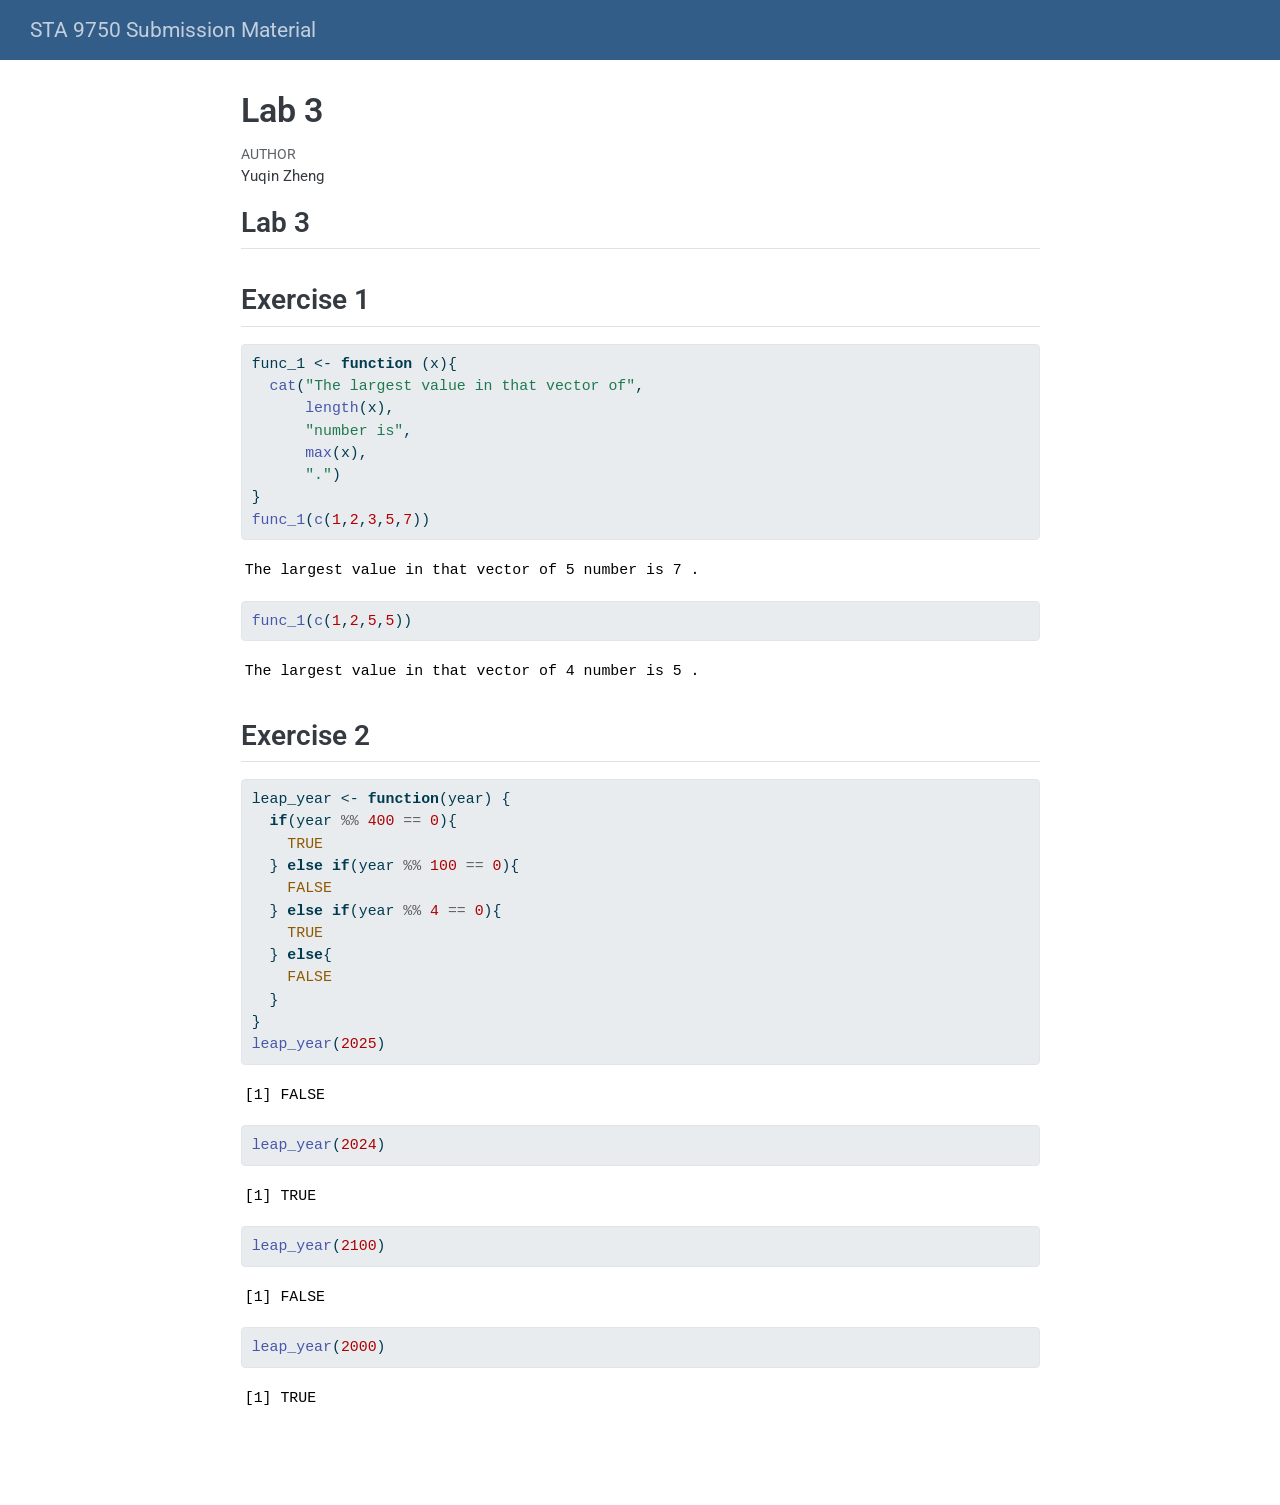
<file: docs/Lab 3.html>
<!DOCTYPE html>
<html xmlns="http://www.w3.org/1999/xhtml" lang="en" xml:lang="en"><head>

<meta charset="utf-8">
<meta name="generator" content="quarto-1.10.18">

<meta name="viewport" content="width=device-width, initial-scale=1.0, user-scalable=yes">

<meta name="author" content="Yuqin Zheng">

<title>Lab 3 – STA 9750 Submission Material</title>
<style>
/* Default styles provided by pandoc.
** See https://pandoc.org/MANUAL.html#variables-for-html for config info.
*/
span.smallcaps{font-variant: small-caps;}
div.columns{display: flex; gap: 1.5em;}
div.column{flex: auto;}
@media screen {
div.columns{gap: min(4vw, 1.5em);}
div.column{overflow-x: auto;}
}
div.hanging-indent{margin-left: 1.5em; text-indent: -1.5em;}
ul.task-list{list-style: none;}
ul.task-list li input[type="checkbox"] {
  width: 0.8em;
  margin: 0 0.8em 0.2em -1em; /* quarto-specific, see https://github.com/quarto-dev/quarto-cli/issues/4556 */ 
  vertical-align: middle;
}
/* CSS for syntax highlighting */
html { -webkit-text-size-adjust: 100%; }
pre > code.sourceCode { white-space: pre; position: relative; }
pre > code.sourceCode > span { display: inline-block; line-height: 1.25; }
pre > code.sourceCode > span:empty { height: 1.2em; }
.sourceCode { overflow: visible; }
code.sourceCode > span { color: inherit; text-decoration: inherit; }
div.sourceCode { margin: 1em 0; }
pre.sourceCode { margin: 0; }
@media screen {
div.sourceCode { overflow: auto; }
}
@media print {
pre > code.sourceCode { white-space: pre-wrap; }
pre > code.sourceCode > span { text-indent: -5em; padding-left: 5em; }
}
pre.numberSource code
  { counter-reset: source-line 0; }
pre.numberSource code > span
  { position: relative; left: -4em; counter-increment: source-line; }
pre.numberSource code > span > a:first-child::before
  { content: counter(source-line);
    position: relative; left: -1em; text-align: right; vertical-align: baseline;
    border: none; display: inline-block;
    -webkit-touch-callout: none; -webkit-user-select: none;
    -khtml-user-select: none; -moz-user-select: none;
    -ms-user-select: none; user-select: none;
    padding: 0 4px; width: 4em;
  }
pre.numberSource { margin-left: 3em;  padding-left: 4px; }
div.sourceCode
  {   }
@media screen {
pre > code.sourceCode > span > a:first-child::before { text-decoration: underline; }
}
</style>


<script src="site_libs/quarto-nav/quarto-nav.js"></script>
<script src="site_libs/quarto-nav/headroom.min.js"></script>
<script src="site_libs/clipboard/clipboard.min.js"></script>
<script src="site_libs/quarto-search/autocomplete.umd.js"></script>
<script src="site_libs/quarto-search/fuse.min.js"></script>
<script src="site_libs/quarto-search/quarto-search.js"></script>
<meta name="quarto:offset" content="./">
<script src="site_libs/quarto-html/quarto.js" type="module"></script>
<script src="site_libs/quarto-html/tabsets/tabsets.js" type="module"></script>
<script src="site_libs/quarto-html/popper.min.js"></script>
<script src="site_libs/quarto-html/tippy.umd.min.js"></script>
<script src="site_libs/quarto-html/anchor.min.js"></script>
<link href="site_libs/quarto-html/tippy.css" rel="stylesheet">
<link href="site_libs/quarto-html/quarto-syntax-highlighting-64a204ab8560d761af7679ceaba22944.css" rel="stylesheet" id="quarto-text-highlighting-styles">
<script src="site_libs/bootstrap/bootstrap.min.js"></script>
<link href="site_libs/bootstrap/bootstrap-icons.css" rel="stylesheet">
<link href="site_libs/bootstrap/bootstrap-ecffb29ab86c51f33a5c8b4be15da6e0.min.css" rel="stylesheet" append-hash="true" id="quarto-bootstrap" data-mode="light">
<script id="quarto-search-options" type="application/json">{
  "location": "navbar",
  "copy-button": false,
  "collapse-after": 3,
  "panel-placement": "end",
  "type": "overlay",
  "limit": 50,
  "keyboard-shortcut": [
    "f",
    "/",
    "s"
  ],
  "show-item-context": false,
  "language": {
    "search-no-results-text": "No results",
    "search-matching-documents-text": "matching documents",
    "search-copy-link-title": "Copy link to search",
    "search-hide-matches-text": "Hide additional matches",
    "search-more-match-text": "more match in this document",
    "search-more-matches-text": "more matches in this document",
    "search-clear-button-title": "Clear",
    "search-text-placeholder": "",
    "search-detached-cancel-button-title": "Cancel",
    "search-submit-button-title": "Submit",
    "search-label": "Search"
  }
}</script>


</head>

<body class="nav-fixed fullcontent quarto-light">

<div id="quarto-search-results"></div>
  <header id="quarto-header" class="headroom fixed-top">
    <nav class="navbar navbar-expand-lg " data-bs-theme="dark">
      <div class="navbar-container container-fluid">
      <div class="navbar-brand-container mx-auto">
    <a class="navbar-brand" href="./index.html">
    <span class="navbar-title">STA 9750 Submission Material</span>
    </a>
  </div>
        <div class="quarto-navbar-tools tools-end">
</div>
      </div> <!-- /container-fluid -->
    </nav>
</header>
<!-- content -->
<div id="quarto-content" class="quarto-container page-columns page-rows-contents page-layout-article page-navbar">
<!-- sidebar -->
<!-- margin-sidebar -->
    
<!-- main -->
<main class="content" id="quarto-document-content">

<header id="title-block-header" class="quarto-title-block default">
<div class="quarto-title">
<h1 class="title">Lab 3</h1>
</div>



<div class="quarto-title-meta">

    <div>
    <div class="quarto-title-meta-heading">Author</div>
    <div class="quarto-title-meta-contents">
             <p>Yuqin Zheng </p>
          </div>
  </div>
    
  
    
  </div>
  


</header>


<section id="lab-3" class="level2">
<h2 class="anchored" data-anchor-id="lab-3">Lab 3</h2>
</section>
<section id="exercise-1" class="level2">
<h2 class="anchored" data-anchor-id="exercise-1">Exercise 1</h2>
<div class="cell">
<div class="code-copy-outer-scaffold"><div class="sourceCode cell-code" id="cb1"><pre class="sourceCode r code-with-copy"><code class="sourceCode r"><span id="cb1-1"><a href="#cb1-1" aria-hidden="true" tabindex="-1"></a>func_1 <span class="ot">&lt;-</span> <span class="cf">function</span> (x){</span>
<span id="cb1-2"><a href="#cb1-2" aria-hidden="true" tabindex="-1"></a>  <span class="fu">cat</span>(<span class="st">"The largest value in that vector of"</span>,</span>
<span id="cb1-3"><a href="#cb1-3" aria-hidden="true" tabindex="-1"></a>      <span class="fu">length</span>(x),</span>
<span id="cb1-4"><a href="#cb1-4" aria-hidden="true" tabindex="-1"></a>      <span class="st">"number is"</span>,</span>
<span id="cb1-5"><a href="#cb1-5" aria-hidden="true" tabindex="-1"></a>      <span class="fu">max</span>(x),</span>
<span id="cb1-6"><a href="#cb1-6" aria-hidden="true" tabindex="-1"></a>      <span class="st">"."</span>)</span>
<span id="cb1-7"><a href="#cb1-7" aria-hidden="true" tabindex="-1"></a>}</span>
<span id="cb1-8"><a href="#cb1-8" aria-hidden="true" tabindex="-1"></a><span class="fu">func_1</span>(<span class="fu">c</span>(<span class="dv">1</span>,<span class="dv">2</span>,<span class="dv">3</span>,<span class="dv">5</span>,<span class="dv">7</span>))</span></code></pre></div><button title="Copy to Clipboard" class="code-copy-button"><i class="bi"></i></button></div>
<div class="cell-output cell-output-stdout">
<pre><code>The largest value in that vector of 5 number is 7 .</code></pre>
</div>
<div class="code-copy-outer-scaffold"><div class="sourceCode cell-code" id="cb3"><pre class="sourceCode r code-with-copy"><code class="sourceCode r"><span id="cb3-1"><a href="#cb3-1" aria-hidden="true" tabindex="-1"></a><span class="fu">func_1</span>(<span class="fu">c</span>(<span class="dv">1</span>,<span class="dv">2</span>,<span class="dv">5</span>,<span class="dv">5</span>))</span></code></pre></div><button title="Copy to Clipboard" class="code-copy-button"><i class="bi"></i></button></div>
<div class="cell-output cell-output-stdout">
<pre><code>The largest value in that vector of 4 number is 5 .</code></pre>
</div>
</div>
</section>
<section id="exercise-2" class="level2">
<h2 class="anchored" data-anchor-id="exercise-2">Exercise 2</h2>
<div class="cell">
<div class="code-copy-outer-scaffold"><div class="sourceCode cell-code" id="cb5"><pre class="sourceCode r code-with-copy"><code class="sourceCode r"><span id="cb5-1"><a href="#cb5-1" aria-hidden="true" tabindex="-1"></a>leap_year <span class="ot">&lt;-</span> <span class="cf">function</span>(year) {</span>
<span id="cb5-2"><a href="#cb5-2" aria-hidden="true" tabindex="-1"></a>  <span class="cf">if</span>(year <span class="sc">%%</span> <span class="dv">400</span> <span class="sc">==</span> <span class="dv">0</span>){</span>
<span id="cb5-3"><a href="#cb5-3" aria-hidden="true" tabindex="-1"></a>    <span class="cn">TRUE</span></span>
<span id="cb5-4"><a href="#cb5-4" aria-hidden="true" tabindex="-1"></a>  } <span class="cf">else</span> <span class="cf">if</span>(year <span class="sc">%%</span> <span class="dv">100</span> <span class="sc">==</span> <span class="dv">0</span>){</span>
<span id="cb5-5"><a href="#cb5-5" aria-hidden="true" tabindex="-1"></a>    <span class="cn">FALSE</span></span>
<span id="cb5-6"><a href="#cb5-6" aria-hidden="true" tabindex="-1"></a>  } <span class="cf">else</span> <span class="cf">if</span>(year <span class="sc">%%</span> <span class="dv">4</span> <span class="sc">==</span> <span class="dv">0</span>){</span>
<span id="cb5-7"><a href="#cb5-7" aria-hidden="true" tabindex="-1"></a>    <span class="cn">TRUE</span></span>
<span id="cb5-8"><a href="#cb5-8" aria-hidden="true" tabindex="-1"></a>  } <span class="cf">else</span>{</span>
<span id="cb5-9"><a href="#cb5-9" aria-hidden="true" tabindex="-1"></a>    <span class="cn">FALSE</span></span>
<span id="cb5-10"><a href="#cb5-10" aria-hidden="true" tabindex="-1"></a>  }</span>
<span id="cb5-11"><a href="#cb5-11" aria-hidden="true" tabindex="-1"></a>}</span>
<span id="cb5-12"><a href="#cb5-12" aria-hidden="true" tabindex="-1"></a><span class="fu">leap_year</span>(<span class="dv">2025</span>)</span></code></pre></div><button title="Copy to Clipboard" class="code-copy-button"><i class="bi"></i></button></div>
<div class="cell-output cell-output-stdout">
<pre><code>[1] FALSE</code></pre>
</div>
<div class="code-copy-outer-scaffold"><div class="sourceCode cell-code" id="cb7"><pre class="sourceCode r code-with-copy"><code class="sourceCode r"><span id="cb7-1"><a href="#cb7-1" aria-hidden="true" tabindex="-1"></a><span class="fu">leap_year</span>(<span class="dv">2024</span>)</span></code></pre></div><button title="Copy to Clipboard" class="code-copy-button"><i class="bi"></i></button></div>
<div class="cell-output cell-output-stdout">
<pre><code>[1] TRUE</code></pre>
</div>
<div class="code-copy-outer-scaffold"><div class="sourceCode cell-code" id="cb9"><pre class="sourceCode r code-with-copy"><code class="sourceCode r"><span id="cb9-1"><a href="#cb9-1" aria-hidden="true" tabindex="-1"></a><span class="fu">leap_year</span>(<span class="dv">2100</span>)</span></code></pre></div><button title="Copy to Clipboard" class="code-copy-button"><i class="bi"></i></button></div>
<div class="cell-output cell-output-stdout">
<pre><code>[1] FALSE</code></pre>
</div>
<div class="code-copy-outer-scaffold"><div class="sourceCode cell-code" id="cb11"><pre class="sourceCode r code-with-copy"><code class="sourceCode r"><span id="cb11-1"><a href="#cb11-1" aria-hidden="true" tabindex="-1"></a><span class="fu">leap_year</span>(<span class="dv">2000</span>)</span></code></pre></div><button title="Copy to Clipboard" class="code-copy-button"><i class="bi"></i></button></div>
<div class="cell-output cell-output-stdout">
<pre><code>[1] TRUE</code></pre>
</div>
</div>


</section>

</main> <!-- /main -->
<script id="quarto-html-after-body" type="application/javascript">
  window.document.addEventListener("DOMContentLoaded", function (event) {
    const icon = "";
    const anchorJS = new window.AnchorJS();
    anchorJS.options = {
      placement: 'right',
      icon: icon
    };
    anchorJS.add('.anchored');
    const isCodeAnnotation = (el) => {
      for (const clz of el.classList) {
        if (clz.startsWith('code-annotation-')) {                     
          return true;
        }
      }
      return false;
    }
    const onCopySuccess = function(e) {
      // button target
      const button = e.trigger;
      // don't keep focus
      button.blur();
      // flash "checked"
      button.classList.add('code-copy-button-checked');
      var currentTitle = button.getAttribute("title");
      button.setAttribute("title", "Copied!");
      let tooltip;
      if (window.bootstrap) {
        button.setAttribute("data-bs-toggle", "tooltip");
        button.setAttribute("data-bs-placement", "left");
        button.setAttribute("data-bs-title", "Copied!");
        tooltip = new bootstrap.Tooltip(button, 
          { trigger: "manual", 
            customClass: "code-copy-button-tooltip",
            offset: [0, -8]});
        tooltip.show();    
      }
      setTimeout(function() {
        if (tooltip) {
          tooltip.hide();
          button.removeAttribute("data-bs-title");
          button.removeAttribute("data-bs-toggle");
          button.removeAttribute("data-bs-placement");
        }
        button.setAttribute("title", currentTitle);
        button.classList.remove('code-copy-button-checked');
      }, 1000);
      // clear code selection
      e.clearSelection();
    }
    const getTextToCopy = function(trigger) {
      const outerScaffold = trigger.parentElement.cloneNode(true);
      const codeEl = outerScaffold.querySelector('code');
      for (const childEl of codeEl.children) {
        if (isCodeAnnotation(childEl)) {
          childEl.remove();
        }
      }
      return codeEl.innerText;
    }
    const clipboard = new window.ClipboardJS('.code-copy-button:not([data-in-quarto-modal])', {
      text: getTextToCopy
    });
    clipboard.on('success', onCopySuccess);
    if (window.document.getElementById('quarto-embedded-source-code-modal')) {
      const clipboardModal = new window.ClipboardJS('.code-copy-button[data-in-quarto-modal]', {
        text: getTextToCopy,
        container: window.document.getElementById('quarto-embedded-source-code-modal')
      });
      clipboardModal.on('success', onCopySuccess);
    }
      var localhostRegex = new RegExp(/^(?:http|https):\/\/localhost\:?[0-9]*\//);
      var mailtoRegex = new RegExp(/^mailto:/);
        var filterRegex = new RegExp("https:\/\/yuqinz9801\.github\.io\/STA9750-2026-FALL\/");
      var isInternal = (href) => {
          return filterRegex.test(href) || localhostRegex.test(href) || mailtoRegex.test(href);
      }
      // Inspect non-navigation links and adorn them if external
     var links = window.document.querySelectorAll('a[href]:not(.nav-link):not(.navbar-brand):not(.toc-action):not(.sidebar-link):not(.sidebar-item-toggle):not(.pagination-link):not(.no-external):not([aria-hidden]):not(.dropdown-item):not(.quarto-navigation-tool):not(.about-link)');
      for (var i=0; i<links.length; i++) {
        const link = links[i];
        if (!isInternal(link.href)) {
          // undo the damage that might have been done by quarto-nav.js in the case of
          // links that we want to consider external
          if (link.dataset.originalHref !== undefined) {
            link.href = link.dataset.originalHref;
          }
        }
      }
    function tippyHover(el, contentFn, onTriggerFn, onUntriggerFn) {
      const config = {
        allowHTML: true,
        maxWidth: 500,
        delay: 100,
        arrow: false,
        appendTo: function(el) {
            return el.parentElement;
        },
        interactive: true,
        interactiveBorder: 10,
        theme: 'quarto',
        placement: 'bottom-start',
      };
      if (contentFn) {
        config.content = contentFn;
      }
      if (onTriggerFn) {
        config.onTrigger = onTriggerFn;
      }
      if (onUntriggerFn) {
        config.onUntrigger = onUntriggerFn;
      }
      window.tippy(el, config); 
    }
    const noterefs = window.document.querySelectorAll('a[role="doc-noteref"]');
    for (var i=0; i<noterefs.length; i++) {
      const ref = noterefs[i];
      tippyHover(ref, function() {
        // use id or data attribute instead here
        let href = ref.getAttribute('data-footnote-href') || ref.getAttribute('href');
        try { href = new URL(href).hash; } catch {}
        const id = href.replace(/^#\/?/, "");
        const note = window.document.getElementById(id);
        if (note) {
          return note.innerHTML;
        } else {
          return "";
        }
      });
    }
    const xrefs = window.document.querySelectorAll('a.quarto-xref');
    const processXRef = (id, note) => {
      // Strip column container classes
      const stripColumnClz = (el) => {
        el.classList.remove("page-full", "page-columns");
        if (el.children) {
          for (const child of el.children) {
            stripColumnClz(child);
          }
        }
      }
      stripColumnClz(note)
      if (id === null || id.startsWith('sec-')) {
        // Special case sections, only their first couple elements
        const container = document.createElement("div");
        if (note.children && note.children.length > 2) {
          container.appendChild(note.children[0].cloneNode(true));
          for (let i = 1; i < note.children.length; i++) {
            const child = note.children[i];
            if (child.tagName === "P" && child.innerText === "") {
              continue;
            } else {
              container.appendChild(child.cloneNode(true));
              break;
            }
          }
          if (window.Quarto?.typesetMath) {
            window.Quarto.typesetMath(container);
          }
          return container.innerHTML
        } else {
          if (window.Quarto?.typesetMath) {
            window.Quarto.typesetMath(note);
          }
          return note.innerHTML;
        }
      } else {
        // Remove any anchor links if they are present
        const anchorLink = note.querySelector('a.anchorjs-link');
        if (anchorLink) {
          anchorLink.remove();
        }
        if (window.Quarto?.typesetMath) {
          window.Quarto.typesetMath(note);
        }
        if (note.classList.contains("callout")) {
          return note.outerHTML;
        } else {
          return note.innerHTML;
        }
      }
    }
    for (var i=0; i<xrefs.length; i++) {
      const xref = xrefs[i];
      tippyHover(xref, undefined, function(instance) {
        instance.disable();
        let url = xref.getAttribute('href');
        let hash = undefined; 
        if (url.startsWith('#')) {
          hash = url;
        } else {
          try { hash = new URL(url).hash; } catch {}
        }
        if (hash) {
          const id = hash.replace(/^#\/?/, "");
          const note = window.document.getElementById(id);
          if (note !== null) {
            try {
              const html = processXRef(id, note.cloneNode(true));
              instance.setContent(html);
            } finally {
              instance.enable();
              instance.show();
            }
          } else {
            // See if we can fetch this
            fetch(url.split('#')[0])
            .then(res => res.text())
            .then(html => {
              const parser = new DOMParser();
              const htmlDoc = parser.parseFromString(html, "text/html");
              const note = htmlDoc.getElementById(id);
              if (note !== null) {
                const html = processXRef(id, note);
                instance.setContent(html);
              } 
            }).finally(() => {
              instance.enable();
              instance.show();
            });
          }
        } else {
          // See if we can fetch a full url (with no hash to target)
          // This is a special case and we should probably do some content thinning / targeting
          fetch(url)
          .then(res => res.text())
          .then(html => {
            const parser = new DOMParser();
            const htmlDoc = parser.parseFromString(html, "text/html");
            const note = htmlDoc.querySelector('main.content');
            if (note !== null) {
              // This should only happen for chapter cross references
              // (since there is no id in the URL)
              // remove the first header
              if (note.children.length > 0 && note.children[0].tagName === "HEADER") {
                note.children[0].remove();
              }
              const html = processXRef(null, note);
              instance.setContent(html);
            } 
          }).finally(() => {
            instance.enable();
            instance.show();
          });
        }
      }, function(instance) {
      });
    }
        let selectedAnnoteEl;
        const selectorForAnnotation = ( cell, annotation) => {
          let cellAttr = 'data-code-cell="' + cell + '"';
          let lineAttr = 'data-code-annotation="' +  annotation + '"';
          const selector = 'span[' + cellAttr + '][' + lineAttr + ']';
          return selector;
        }
        const selectCodeLines = (annoteEl) => {
          const doc = window.document;
          const targetCell = annoteEl.getAttribute("data-target-cell");
          const targetAnnotation = annoteEl.getAttribute("data-target-annotation");
          const annoteSpan = window.document.querySelector(selectorForAnnotation(targetCell, targetAnnotation));
          const lines = annoteSpan.getAttribute("data-code-lines").split(",");
          const lineIds = lines.map((line) => {
            return targetCell + "-" + line;
          })
          let top = null;
          let height = null;
          let parent = null;
          if (lineIds.length > 0) {
              //compute the position of the single el (top and bottom and make a div)
              const el = window.document.getElementById(lineIds[0]);
              top = el.offsetTop;
              height = el.offsetHeight;
              parent = el.parentElement.parentElement;
            if (lineIds.length > 1) {
              const lastEl = window.document.getElementById(lineIds[lineIds.length - 1]);
              const bottom = lastEl.offsetTop + lastEl.offsetHeight;
              height = bottom - top;
            }
            if (top !== null && height !== null && parent !== null) {
              // cook up a div (if necessary) and position it 
              let div = window.document.getElementById("code-annotation-line-highlight");
              if (div === null) {
                div = window.document.createElement("div");
                div.setAttribute("id", "code-annotation-line-highlight");
                div.style.position = 'absolute';
                parent.appendChild(div);
              }
              div.style.top = top - 2 + "px";
              div.style.height = height + 4 + "px";
              div.style.left = 0;
              let gutterDiv = window.document.getElementById("code-annotation-line-highlight-gutter");
              if (gutterDiv === null) {
                gutterDiv = window.document.createElement("div");
                gutterDiv.setAttribute("id", "code-annotation-line-highlight-gutter");
                gutterDiv.style.position = 'absolute';
                const codeCell = window.document.getElementById(targetCell);
                const gutter = codeCell.querySelector('.code-annotation-gutter');
                gutter.appendChild(gutterDiv);
              }
              gutterDiv.style.top = top - 2 + "px";
              gutterDiv.style.height = height + 4 + "px";
            }
            selectedAnnoteEl = annoteEl;
          }
        };
        const unselectCodeLines = () => {
          const elementsIds = ["code-annotation-line-highlight", "code-annotation-line-highlight-gutter"];
          elementsIds.forEach((elId) => {
            const div = window.document.getElementById(elId);
            if (div) {
              div.remove();
            }
          });
          selectedAnnoteEl = undefined;
        };
          // Handle positioning of the toggle
      window.addEventListener(
        "resize",
        throttle(() => {
          elRect = undefined;
          if (selectedAnnoteEl) {
            selectCodeLines(selectedAnnoteEl);
          }
        }, 10)
      );
      function throttle(fn, ms) {
      let throttle = false;
      let timer;
        return (...args) => {
          if(!throttle) { // first call gets through
              fn.apply(this, args);
              throttle = true;
          } else { // all the others get throttled
              if(timer) clearTimeout(timer); // cancel #2
              timer = setTimeout(() => {
                fn.apply(this, args);
                timer = throttle = false;
              }, ms);
          }
        };
      }
        // Attach click handler to the DT
        const annoteDls = window.document.querySelectorAll('dt[data-target-cell]');
        for (const annoteDlNode of annoteDls) {
          annoteDlNode.addEventListener('click', (event) => {
            const clickedEl = event.target;
            if (clickedEl !== selectedAnnoteEl) {
              unselectCodeLines();
              const activeEl = window.document.querySelector('dt[data-target-cell].code-annotation-active');
              if (activeEl) {
                activeEl.classList.remove('code-annotation-active');
              }
              selectCodeLines(clickedEl);
              clickedEl.classList.add('code-annotation-active');
            } else {
              // Unselect the line
              unselectCodeLines();
              clickedEl.classList.remove('code-annotation-active');
            }
          });
        }
    const findCites = (el) => {
      const parentEl = el.parentElement;
      if (parentEl) {
        const cites = parentEl.dataset.cites;
        if (cites) {
          return {
            el,
            cites: cites.split(' ')
          };
        } else {
          return findCites(el.parentElement)
        }
      } else {
        return undefined;
      }
    };
    var bibliorefs = window.document.querySelectorAll('a[role="doc-biblioref"]');
    for (var i=0; i<bibliorefs.length; i++) {
      const ref = bibliorefs[i];
      const citeInfo = findCites(ref);
      if (citeInfo) {
        tippyHover(citeInfo.el, function() {
          var popup = window.document.createElement('div');
          citeInfo.cites.forEach(function(cite) {
            var citeDiv = window.document.createElement('div');
            citeDiv.classList.add('hanging-indent');
            citeDiv.classList.add('csl-entry');
            var biblioDiv = window.document.getElementById('ref-' + cite);
            if (biblioDiv) {
              citeDiv.innerHTML = biblioDiv.innerHTML;
            }
            popup.appendChild(citeDiv);
          });
          return popup.innerHTML;
        });
      }
    }
  });
  </script>
</div> <!-- /content -->




</body></html>
</file>
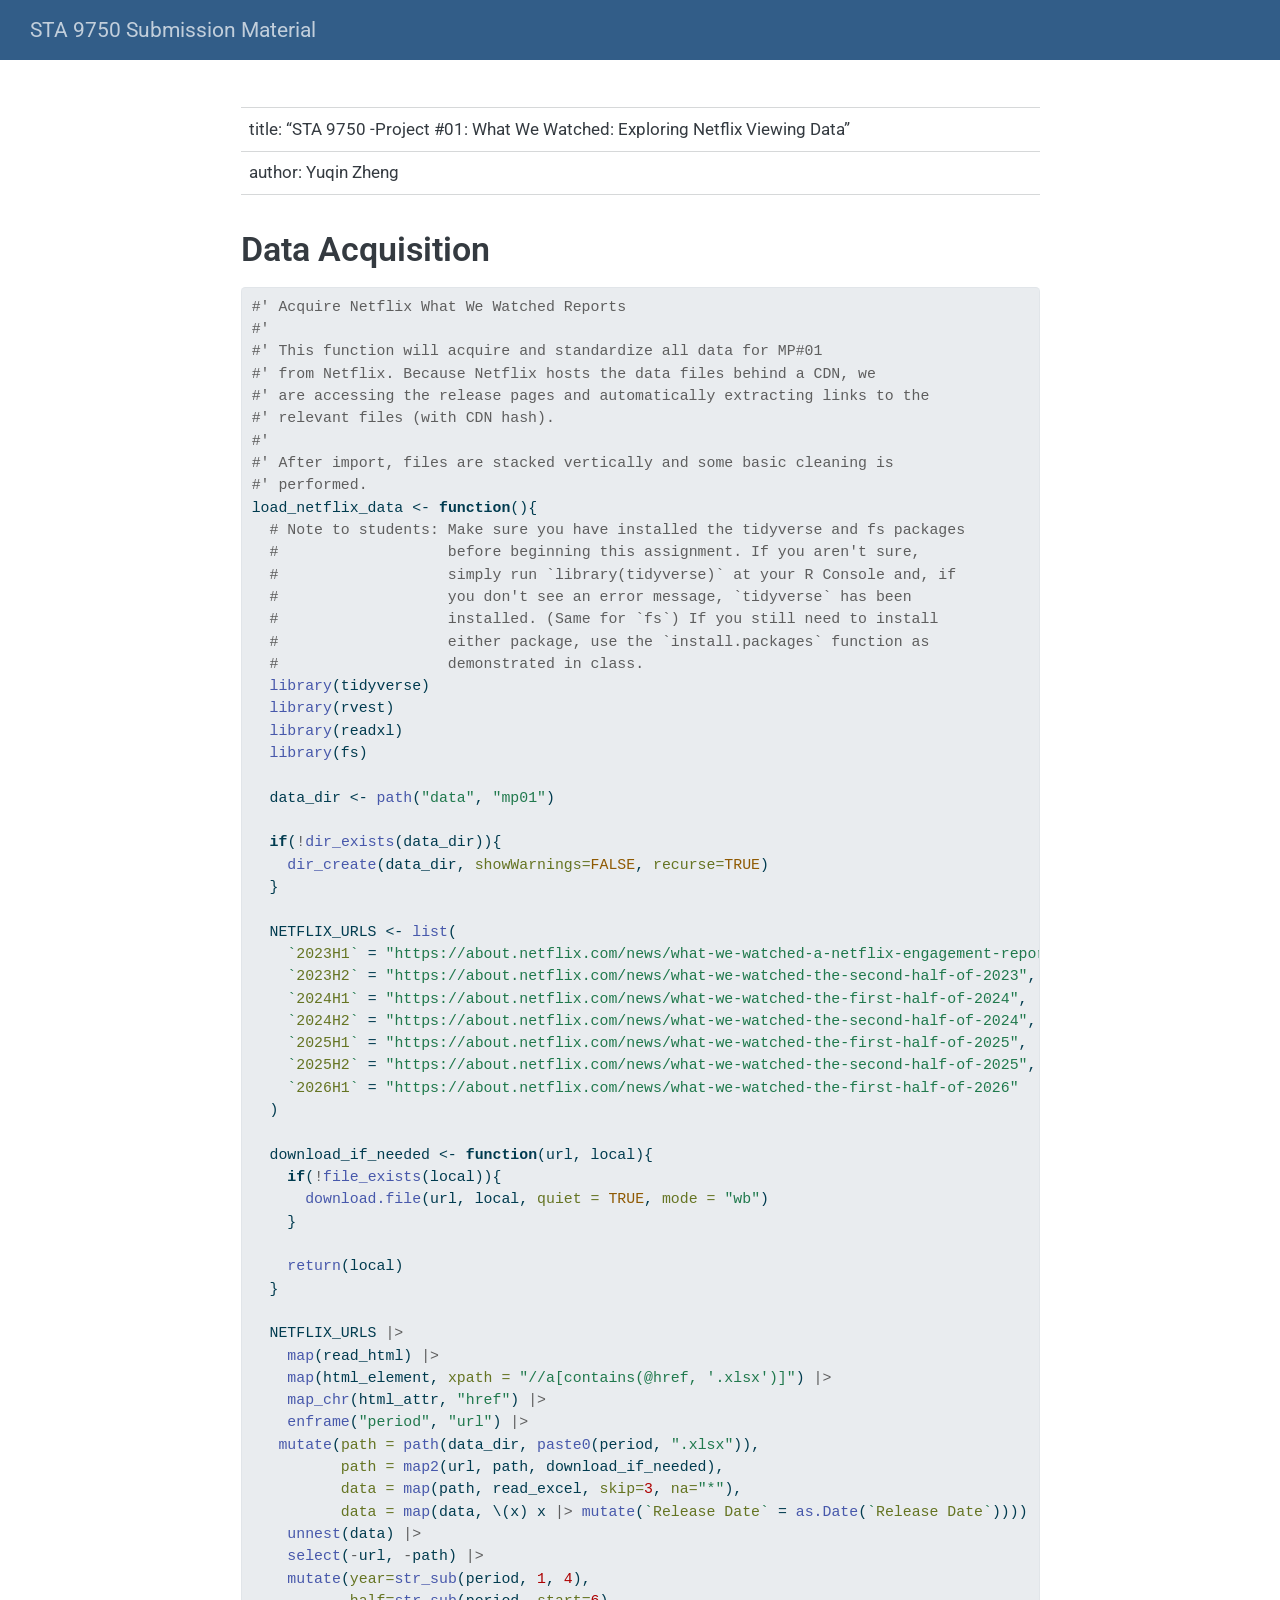
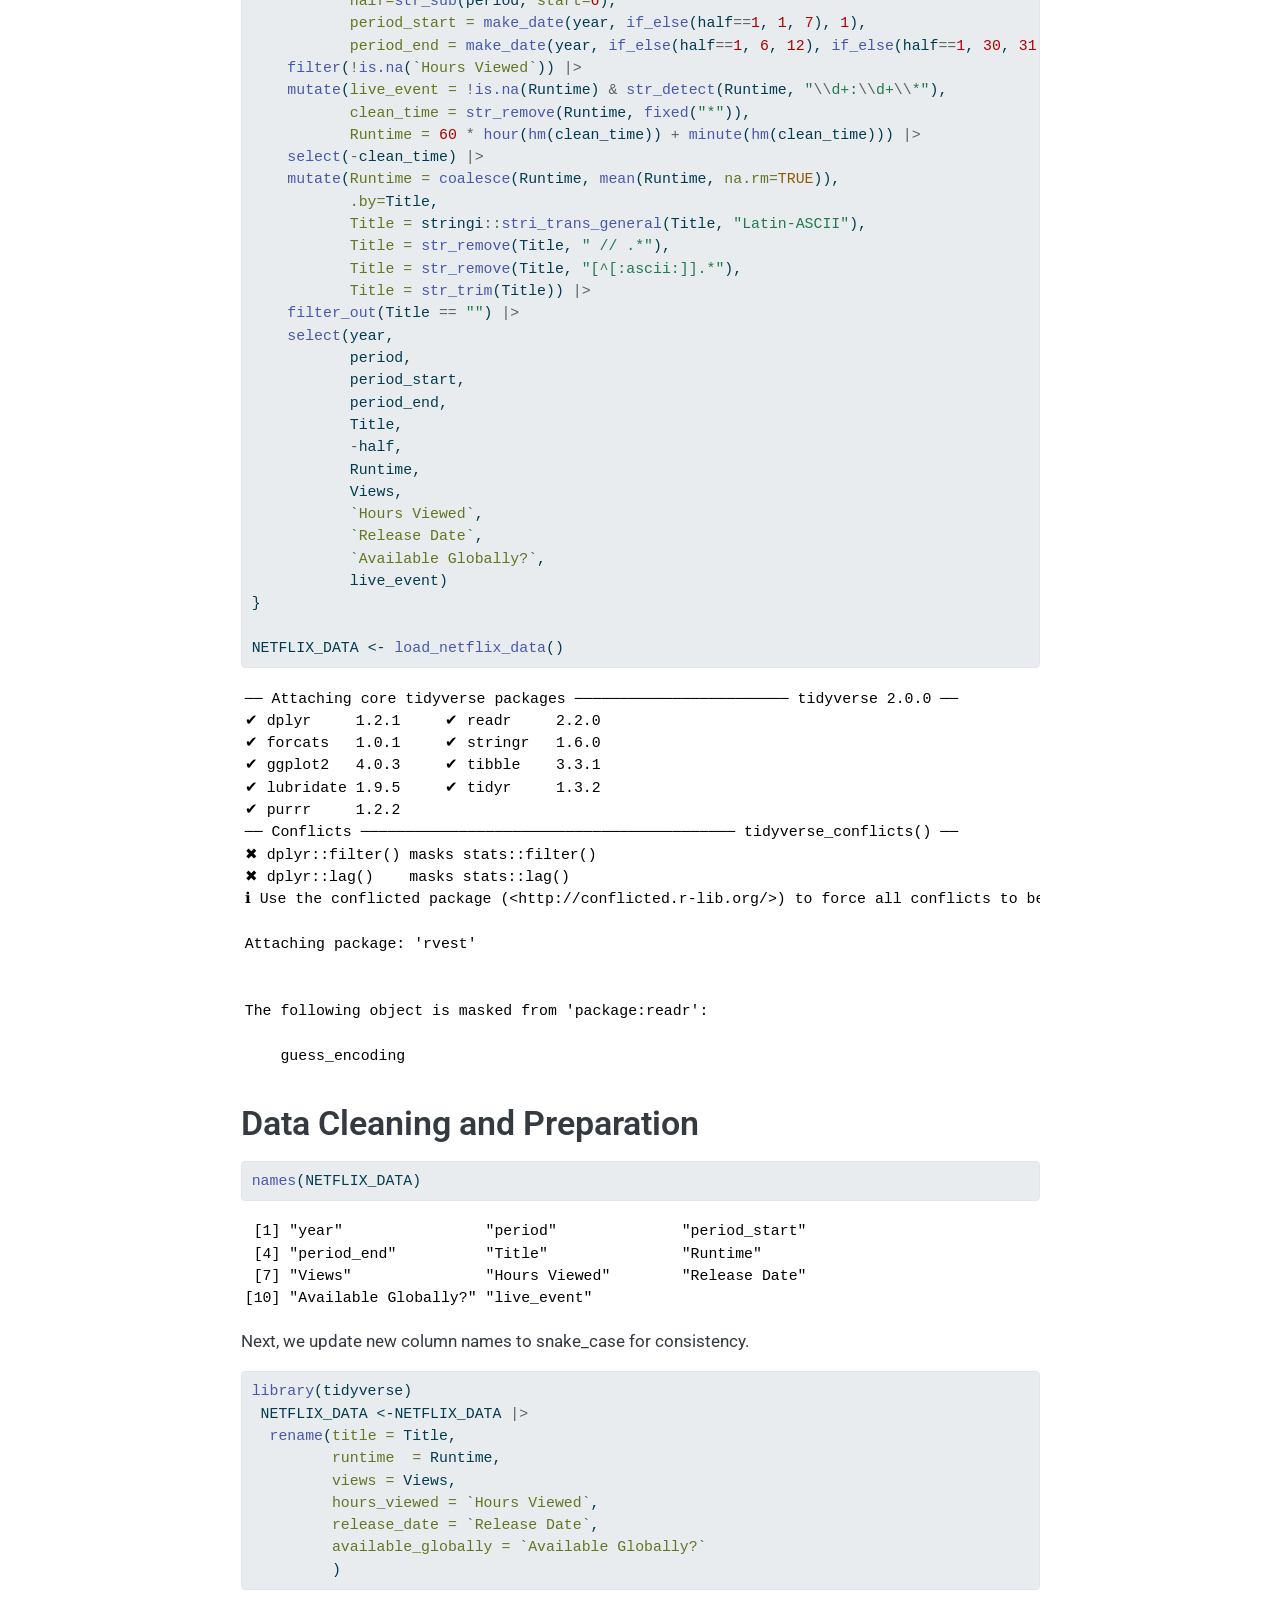
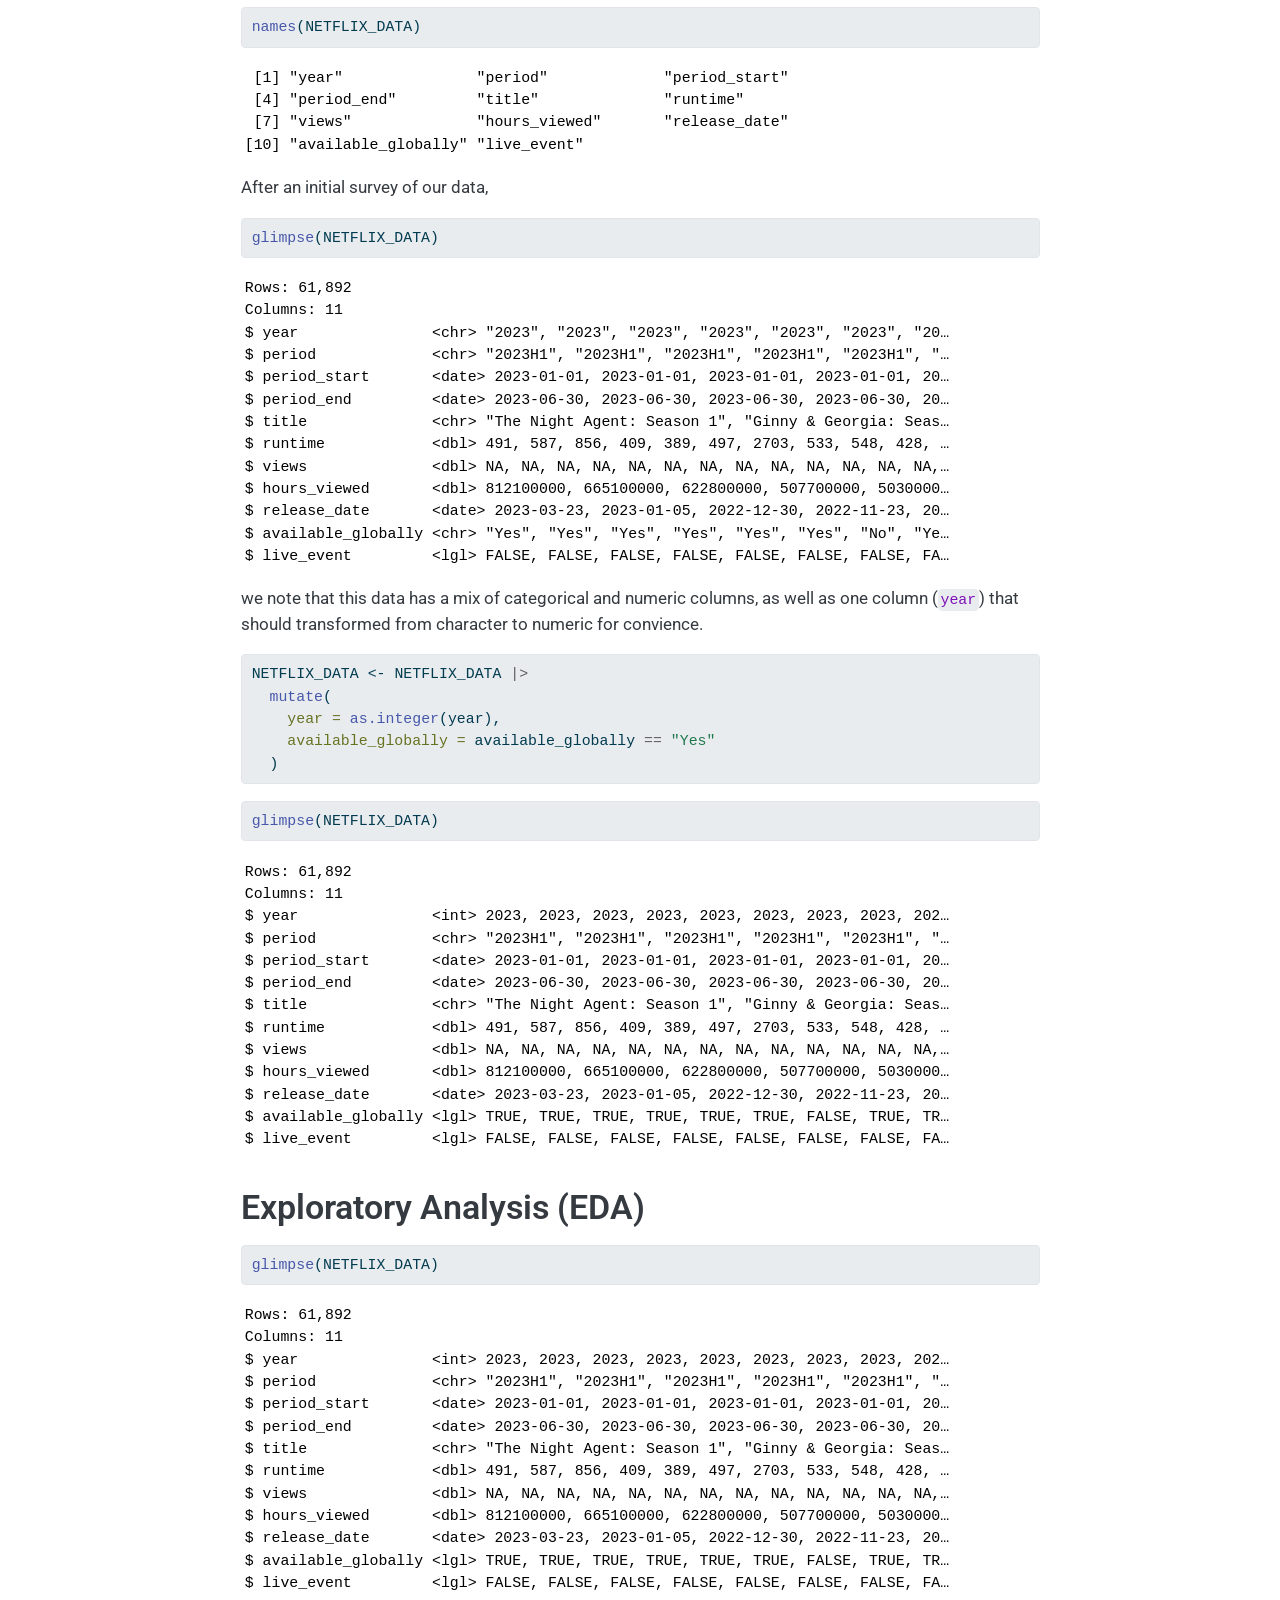
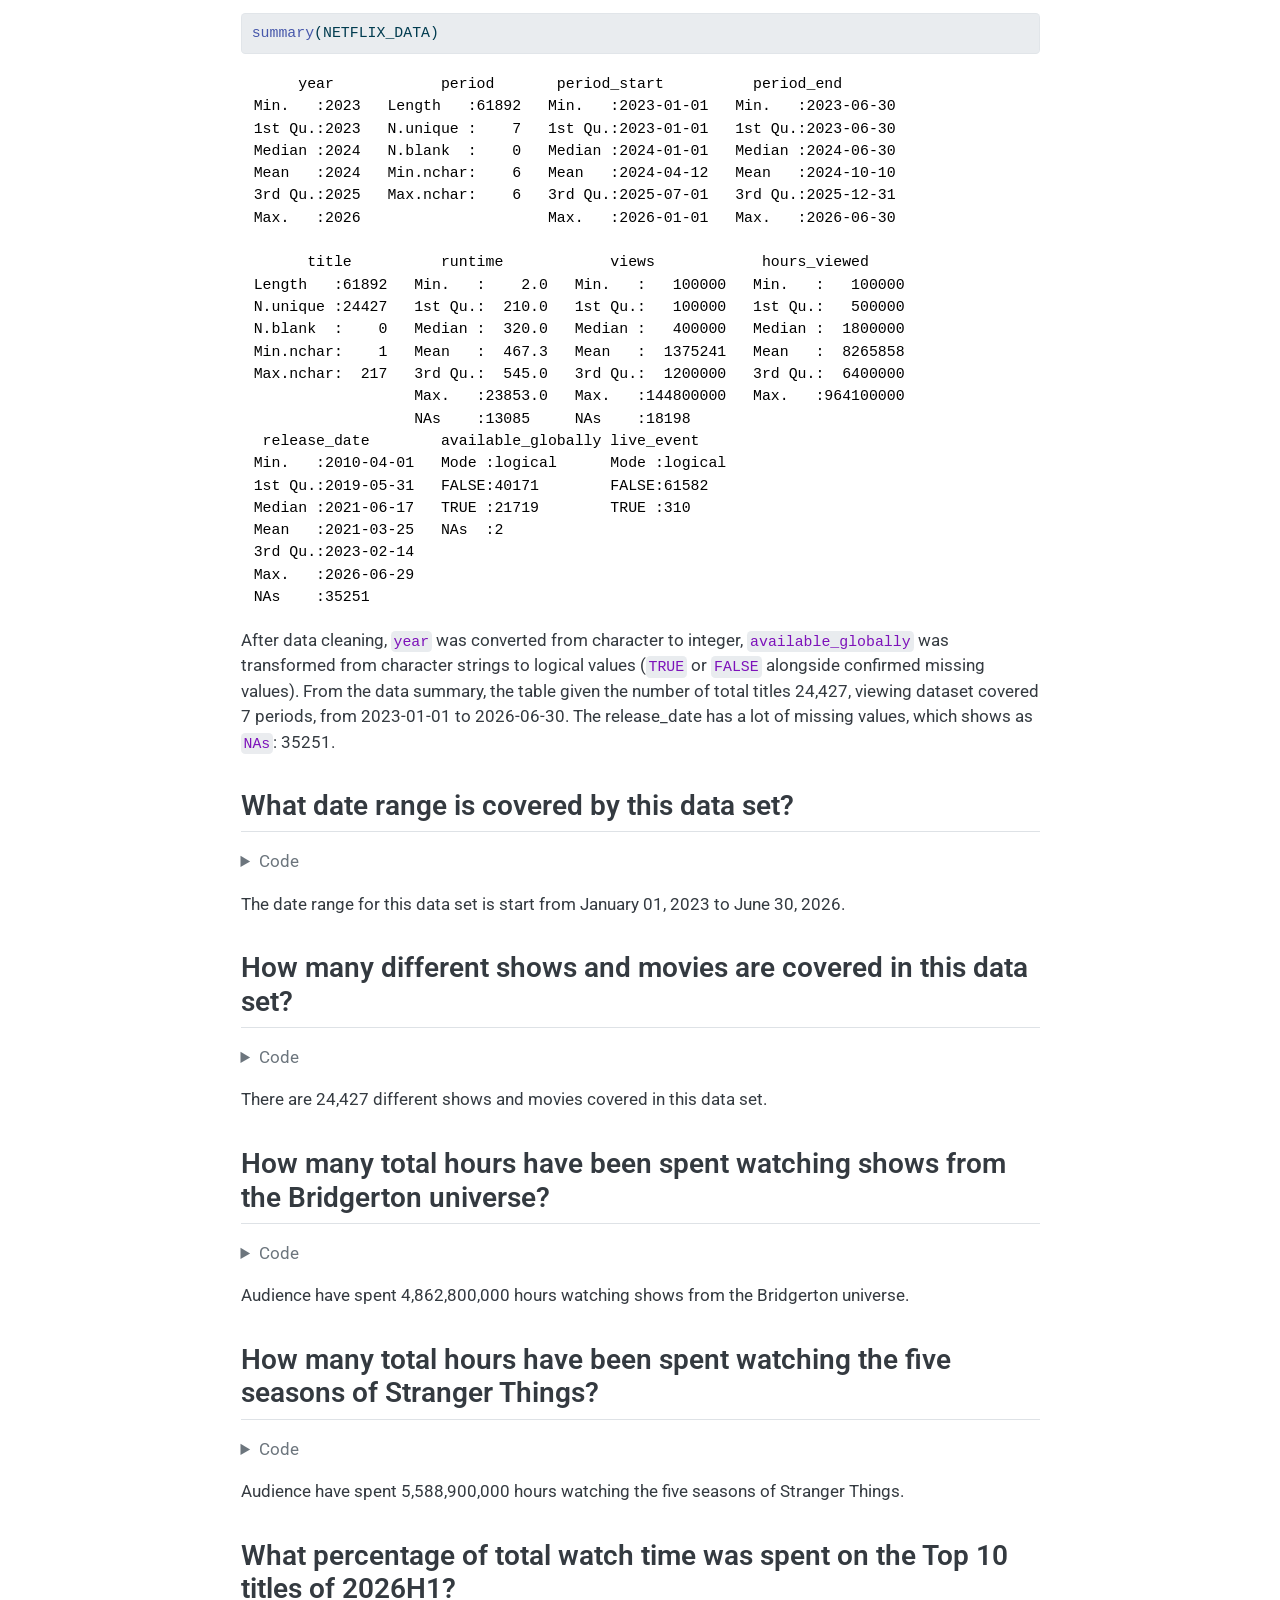
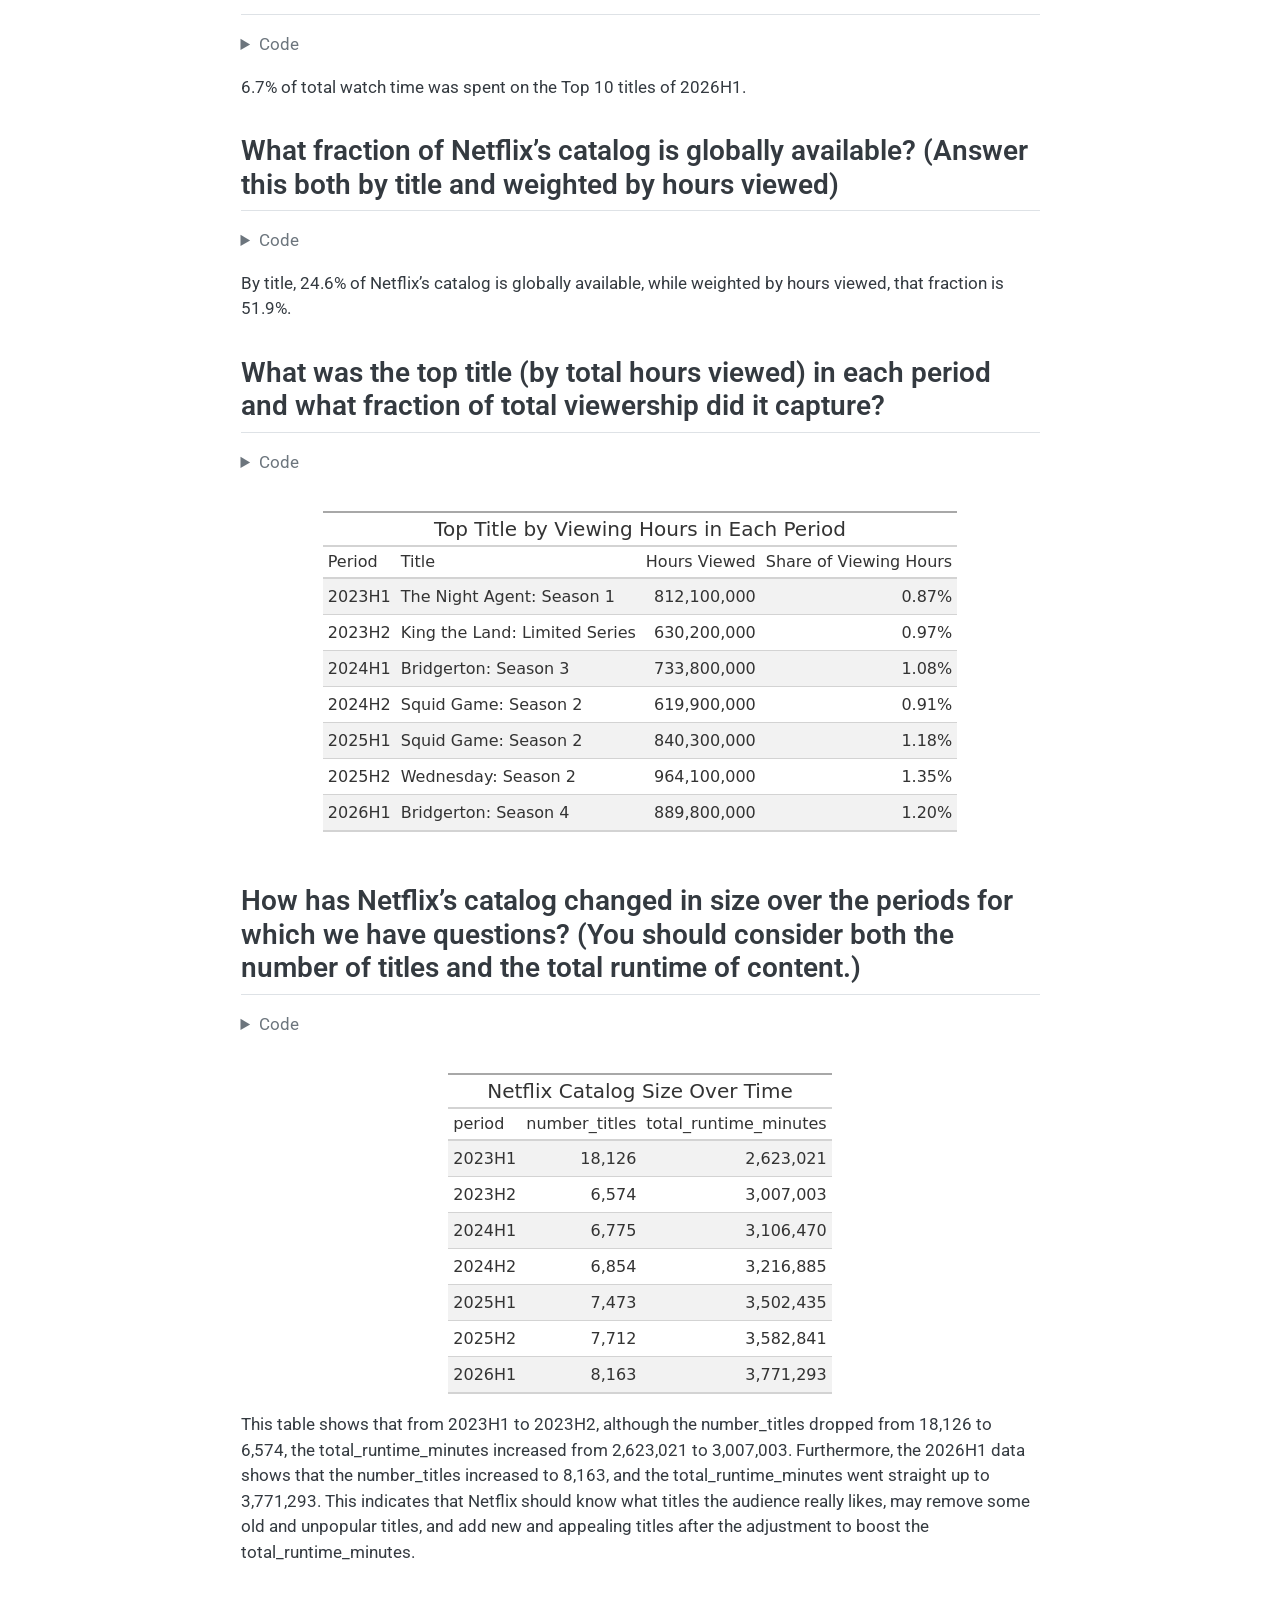
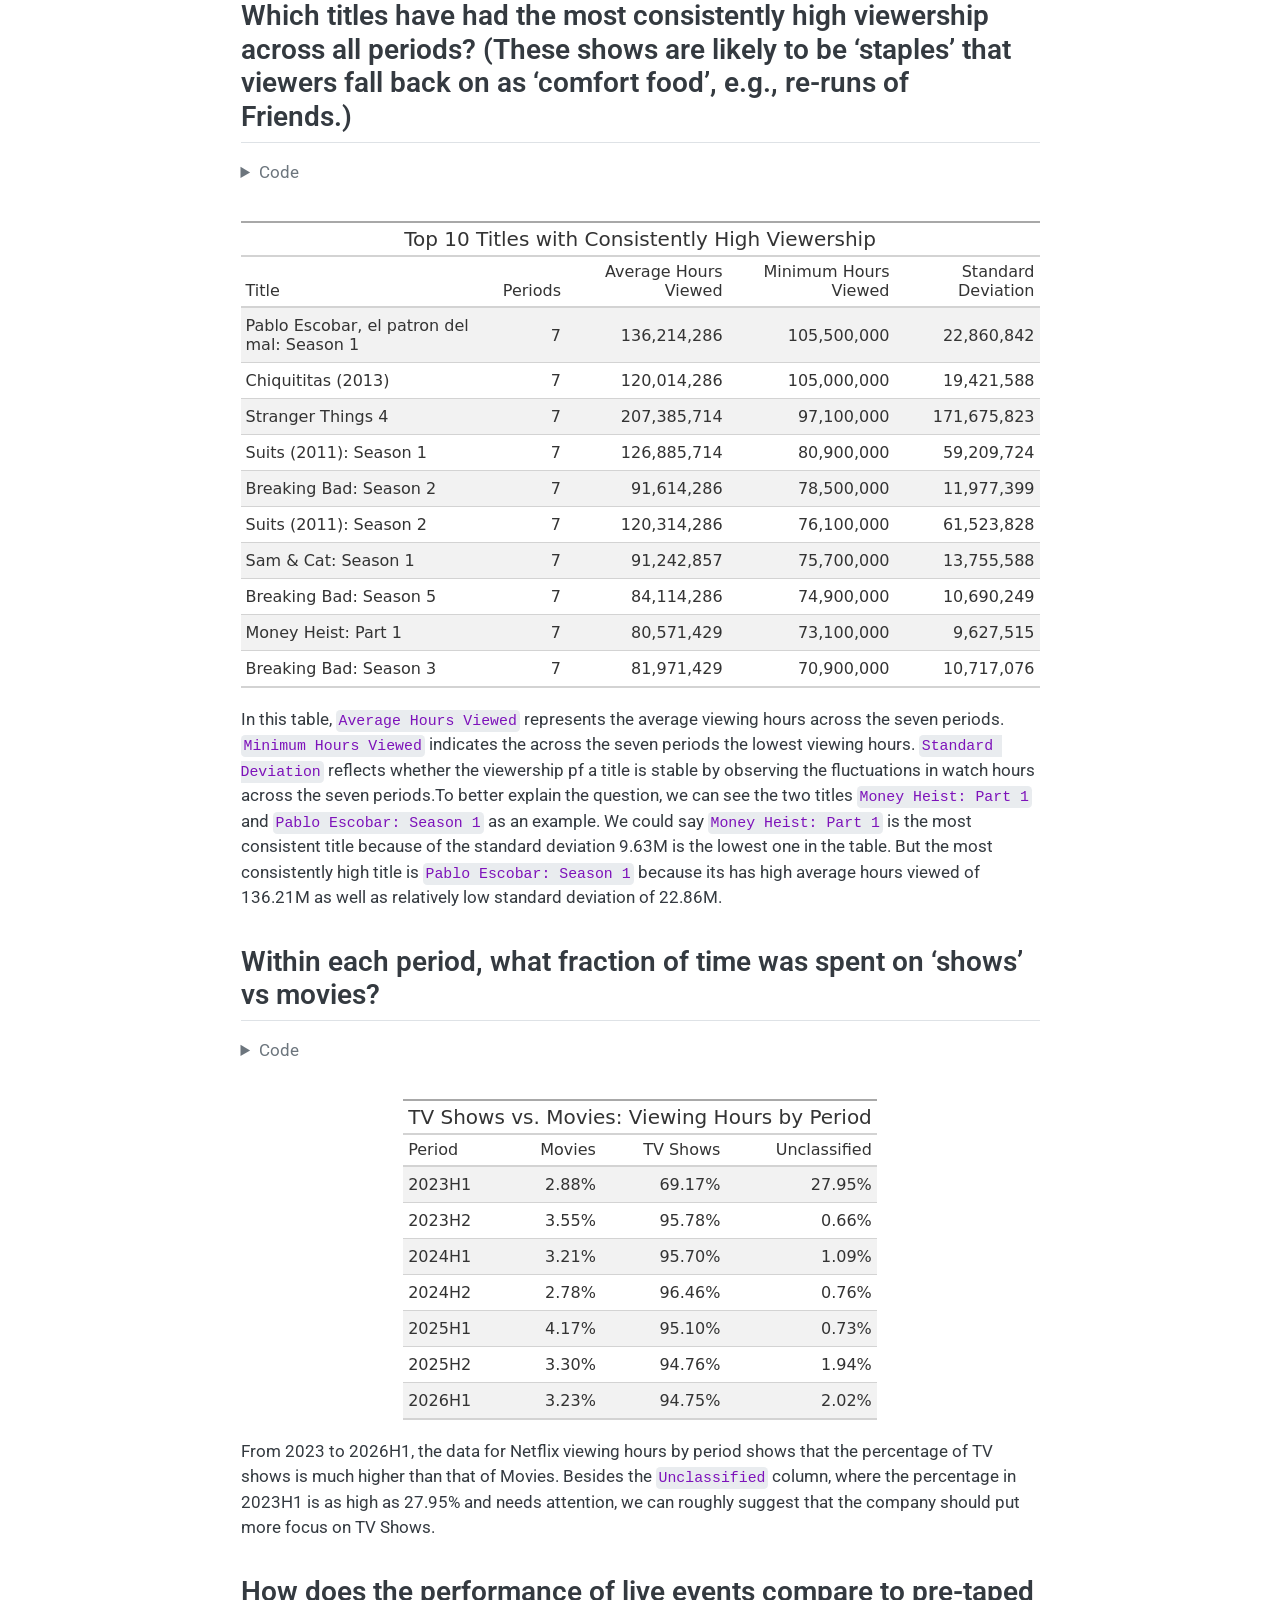
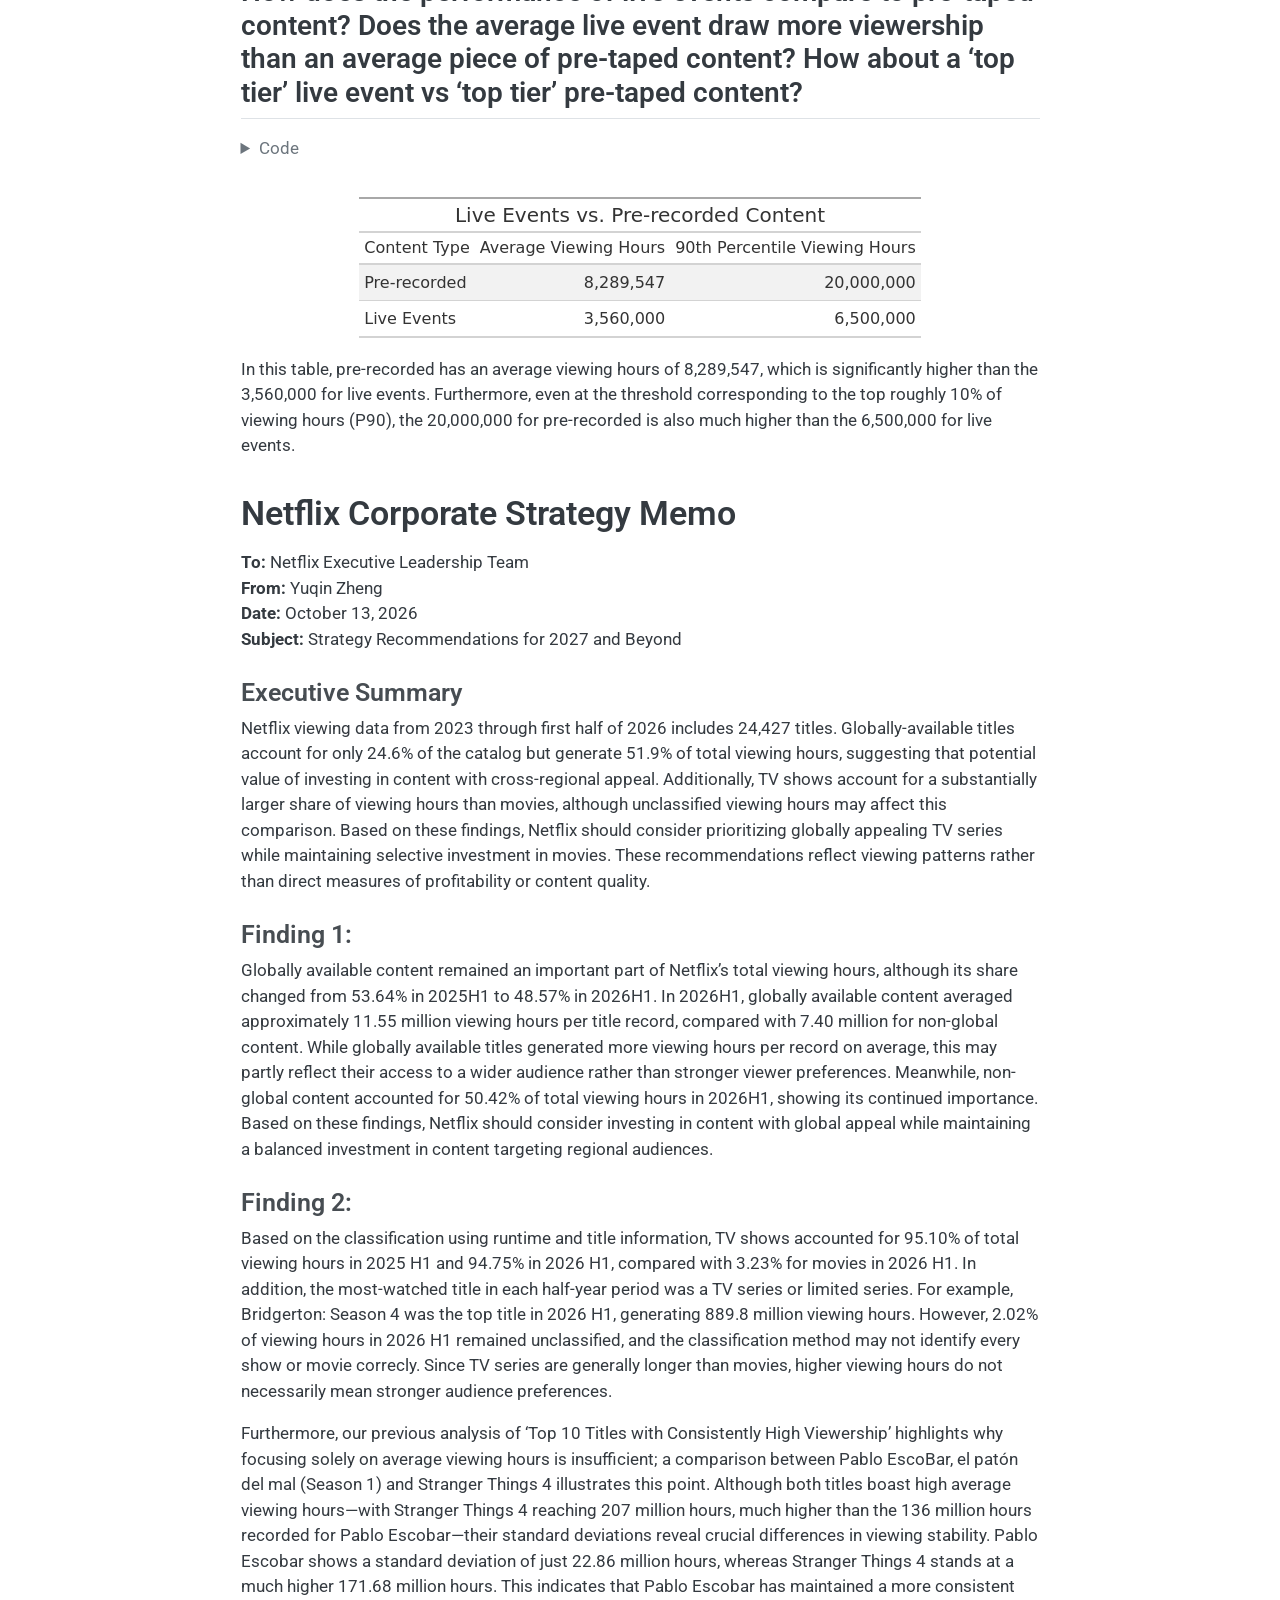
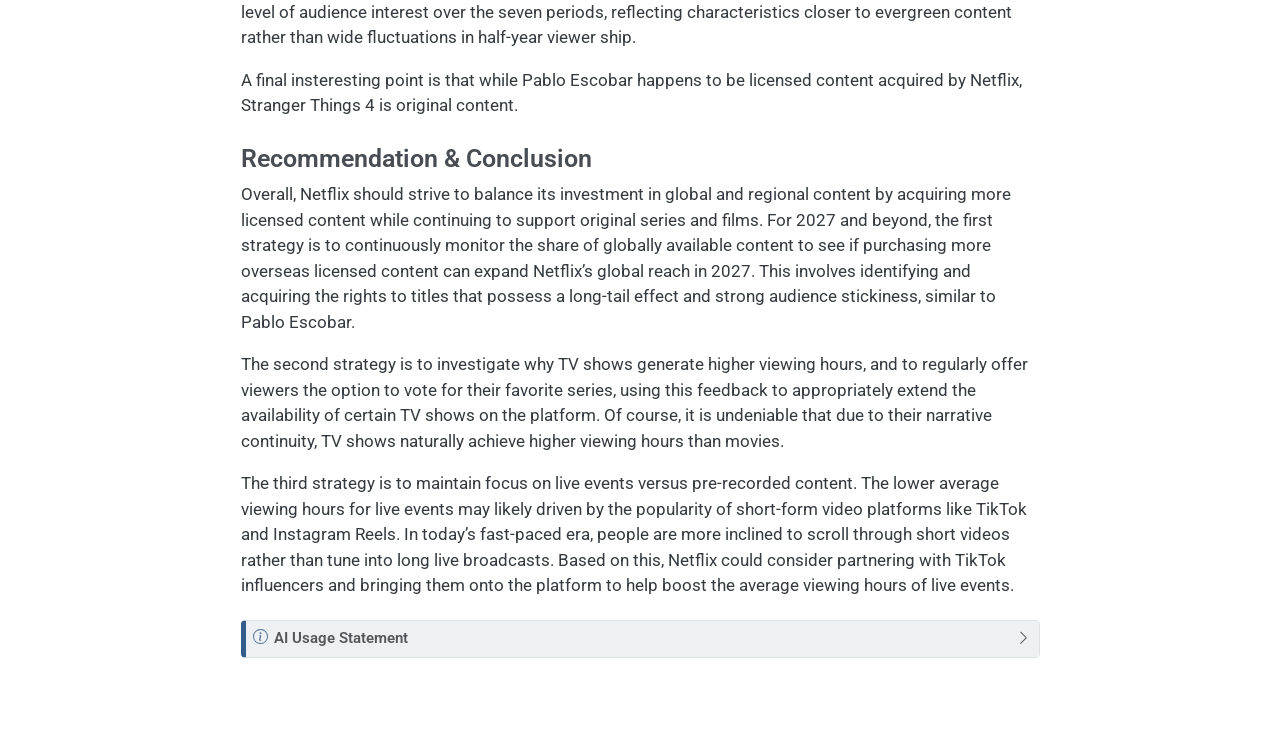
<file: docs/mp01.html>
<!DOCTYPE html>
<html xmlns="http://www.w3.org/1999/xhtml" lang="en" xml:lang="en"><head>

<meta charset="utf-8">
<meta name="generator" content="quarto-1.10.18">

<meta name="viewport" content="width=device-width, initial-scale=1.0, user-scalable=yes">


<title>mp01 – STA 9750 Submission Material</title>
<style>
/* Default styles provided by pandoc.
** See https://pandoc.org/MANUAL.html#variables-for-html for config info.
*/
span.smallcaps{font-variant: small-caps;}
div.columns{display: flex; gap: 1.5em;}
div.column{flex: auto;}
@media screen {
div.columns{gap: min(4vw, 1.5em);}
div.column{overflow-x: auto;}
}
div.hanging-indent{margin-left: 1.5em; text-indent: -1.5em;}
ul.task-list{list-style: none;}
ul.task-list li input[type="checkbox"] {
  width: 0.8em;
  margin: 0 0.8em 0.2em -1em; /* quarto-specific, see https://github.com/quarto-dev/quarto-cli/issues/4556 */ 
  vertical-align: middle;
}
/* CSS for syntax highlighting */
html { -webkit-text-size-adjust: 100%; }
pre > code.sourceCode { white-space: pre; position: relative; }
pre > code.sourceCode > span { display: inline-block; line-height: 1.25; }
pre > code.sourceCode > span:empty { height: 1.2em; }
.sourceCode { overflow: visible; }
code.sourceCode > span { color: inherit; text-decoration: inherit; }
div.sourceCode { margin: 1em 0; }
pre.sourceCode { margin: 0; }
@media screen {
div.sourceCode { overflow: auto; }
}
@media print {
pre > code.sourceCode { white-space: pre-wrap; }
pre > code.sourceCode > span { text-indent: -5em; padding-left: 5em; }
}
pre.numberSource code
  { counter-reset: source-line 0; }
pre.numberSource code > span
  { position: relative; left: -4em; counter-increment: source-line; }
pre.numberSource code > span > a:first-child::before
  { content: counter(source-line);
    position: relative; left: -1em; text-align: right; vertical-align: baseline;
    border: none; display: inline-block;
    -webkit-touch-callout: none; -webkit-user-select: none;
    -khtml-user-select: none; -moz-user-select: none;
    -ms-user-select: none; user-select: none;
    padding: 0 4px; width: 4em;
  }
pre.numberSource { margin-left: 3em;  padding-left: 4px; }
div.sourceCode
  {   }
@media screen {
pre > code.sourceCode > span > a:first-child::before { text-decoration: underline; }
}
</style>


<script src="site_libs/quarto-nav/quarto-nav.js"></script>
<script src="site_libs/quarto-nav/headroom.min.js"></script>
<script src="site_libs/clipboard/clipboard.min.js"></script>
<script src="site_libs/quarto-search/autocomplete.umd.js"></script>
<script src="site_libs/quarto-search/fuse.min.js"></script>
<script src="site_libs/quarto-search/quarto-search.js"></script>
<meta name="quarto:offset" content="./">
<script src="site_libs/quarto-html/quarto.js" type="module"></script>
<script src="site_libs/quarto-html/tabsets/tabsets.js" type="module"></script>
<script src="site_libs/quarto-html/popper.min.js"></script>
<script src="site_libs/quarto-html/tippy.umd.min.js"></script>
<script src="site_libs/quarto-html/anchor.min.js"></script>
<link href="site_libs/quarto-html/tippy.css" rel="stylesheet">
<link href="site_libs/quarto-html/quarto-syntax-highlighting-64a204ab8560d761af7679ceaba22944.css" rel="stylesheet" id="quarto-text-highlighting-styles">
<script src="site_libs/bootstrap/bootstrap.min.js"></script>
<link href="site_libs/bootstrap/bootstrap-icons.css" rel="stylesheet">
<link href="site_libs/bootstrap/bootstrap-ecffb29ab86c51f33a5c8b4be15da6e0.min.css" rel="stylesheet" append-hash="true" id="quarto-bootstrap" data-mode="light">
<script id="quarto-search-options" type="application/json">{
  "location": "navbar",
  "copy-button": false,
  "collapse-after": 3,
  "panel-placement": "end",
  "type": "overlay",
  "limit": 50,
  "keyboard-shortcut": [
    "f",
    "/",
    "s"
  ],
  "show-item-context": false,
  "language": {
    "search-no-results-text": "No results",
    "search-matching-documents-text": "matching documents",
    "search-copy-link-title": "Copy link to search",
    "search-hide-matches-text": "Hide additional matches",
    "search-more-match-text": "more match in this document",
    "search-more-matches-text": "more matches in this document",
    "search-clear-button-title": "Clear",
    "search-text-placeholder": "",
    "search-detached-cancel-button-title": "Cancel",
    "search-submit-button-title": "Submit",
    "search-label": "Search"
  }
}</script>


</head>

<body class="nav-fixed fullcontent quarto-light">

<div id="quarto-search-results"></div>
  <header id="quarto-header" class="headroom fixed-top">
    <nav class="navbar navbar-expand-lg " data-bs-theme="dark">
      <div class="navbar-container container-fluid">
      <div class="navbar-brand-container mx-auto">
    <a class="navbar-brand" href="./index.html">
    <span class="navbar-title">STA 9750 Submission Material</span>
    </a>
  </div>
        <div class="quarto-navbar-tools tools-end">
</div>
      </div> <!-- /container-fluid -->
    </nav>
</header>
<!-- content -->
<div id="quarto-content" class="quarto-container page-columns page-rows-contents page-layout-article page-navbar">
<!-- sidebar -->
<!-- margin-sidebar -->
    
<!-- main -->
<main class="content" id="quarto-document-content"><header id="title-block-header" class="quarto-title-block"></header>




<table class="caption-top table">
<tbody>
<tr class="odd">
<td>title: “STA 9750 -Project #01: What We Watched: Exploring Netflix Viewing Data”</td>
</tr>
<tr class="even">
<td>author: Yuqin Zheng</td>
</tr>
</tbody>
</table>
<section id="data-acquisition" class="level1">
<h1>Data Acquisition</h1>
<div class="cell">
<div class="code-copy-outer-scaffold"><div class="sourceCode cell-code" id="cb1"><pre class="sourceCode r code-with-copy"><code class="sourceCode r"><span id="cb1-1"><a href="#cb1-1" aria-hidden="true" tabindex="-1"></a><span class="co">#' Acquire Netflix What We Watched Reports</span></span>
<span id="cb1-2"><a href="#cb1-2" aria-hidden="true" tabindex="-1"></a><span class="co">#' </span></span>
<span id="cb1-3"><a href="#cb1-3" aria-hidden="true" tabindex="-1"></a><span class="co">#' This function will acquire and standardize all data for MP#01</span></span>
<span id="cb1-4"><a href="#cb1-4" aria-hidden="true" tabindex="-1"></a><span class="co">#' from Netflix. Because Netflix hosts the data files behind a CDN, we</span></span>
<span id="cb1-5"><a href="#cb1-5" aria-hidden="true" tabindex="-1"></a><span class="co">#' are accessing the release pages and automatically extracting links to the</span></span>
<span id="cb1-6"><a href="#cb1-6" aria-hidden="true" tabindex="-1"></a><span class="co">#' relevant files (with CDN hash). </span></span>
<span id="cb1-7"><a href="#cb1-7" aria-hidden="true" tabindex="-1"></a><span class="co">#' </span></span>
<span id="cb1-8"><a href="#cb1-8" aria-hidden="true" tabindex="-1"></a><span class="co">#' After import, files are stacked vertically and some basic cleaning is</span></span>
<span id="cb1-9"><a href="#cb1-9" aria-hidden="true" tabindex="-1"></a><span class="co">#' performed. </span></span>
<span id="cb1-10"><a href="#cb1-10" aria-hidden="true" tabindex="-1"></a>load_netflix_data <span class="ot">&lt;-</span> <span class="cf">function</span>(){</span>
<span id="cb1-11"><a href="#cb1-11" aria-hidden="true" tabindex="-1"></a>  <span class="co"># Note to students: Make sure you have installed the tidyverse and fs packages</span></span>
<span id="cb1-12"><a href="#cb1-12" aria-hidden="true" tabindex="-1"></a>  <span class="co">#                   before beginning this assignment. If you aren't sure,</span></span>
<span id="cb1-13"><a href="#cb1-13" aria-hidden="true" tabindex="-1"></a>  <span class="co">#                   simply run `library(tidyverse)` at your R Console and, if</span></span>
<span id="cb1-14"><a href="#cb1-14" aria-hidden="true" tabindex="-1"></a>  <span class="co">#                   you don't see an error message, `tidyverse` has been </span></span>
<span id="cb1-15"><a href="#cb1-15" aria-hidden="true" tabindex="-1"></a>  <span class="co">#                   installed. (Same for `fs`) If you still need to install</span></span>
<span id="cb1-16"><a href="#cb1-16" aria-hidden="true" tabindex="-1"></a>  <span class="co">#                   either package, use the `install.packages` function as </span></span>
<span id="cb1-17"><a href="#cb1-17" aria-hidden="true" tabindex="-1"></a>  <span class="co">#                   demonstrated in class.</span></span>
<span id="cb1-18"><a href="#cb1-18" aria-hidden="true" tabindex="-1"></a>  <span class="fu">library</span>(tidyverse)</span>
<span id="cb1-19"><a href="#cb1-19" aria-hidden="true" tabindex="-1"></a>  <span class="fu">library</span>(rvest)</span>
<span id="cb1-20"><a href="#cb1-20" aria-hidden="true" tabindex="-1"></a>  <span class="fu">library</span>(readxl)</span>
<span id="cb1-21"><a href="#cb1-21" aria-hidden="true" tabindex="-1"></a>  <span class="fu">library</span>(fs)</span>
<span id="cb1-22"><a href="#cb1-22" aria-hidden="true" tabindex="-1"></a>  </span>
<span id="cb1-23"><a href="#cb1-23" aria-hidden="true" tabindex="-1"></a>  data_dir <span class="ot">&lt;-</span> <span class="fu">path</span>(<span class="st">"data"</span>, <span class="st">"mp01"</span>)</span>
<span id="cb1-24"><a href="#cb1-24" aria-hidden="true" tabindex="-1"></a>    </span>
<span id="cb1-25"><a href="#cb1-25" aria-hidden="true" tabindex="-1"></a>  <span class="cf">if</span>(<span class="sc">!</span><span class="fu">dir_exists</span>(data_dir)){</span>
<span id="cb1-26"><a href="#cb1-26" aria-hidden="true" tabindex="-1"></a>    <span class="fu">dir_create</span>(data_dir, <span class="at">showWarnings=</span><span class="cn">FALSE</span>, <span class="at">recurse=</span><span class="cn">TRUE</span>)</span>
<span id="cb1-27"><a href="#cb1-27" aria-hidden="true" tabindex="-1"></a>  }</span>
<span id="cb1-28"><a href="#cb1-28" aria-hidden="true" tabindex="-1"></a>  </span>
<span id="cb1-29"><a href="#cb1-29" aria-hidden="true" tabindex="-1"></a>  NETFLIX_URLS <span class="ot">&lt;-</span> <span class="fu">list</span>(</span>
<span id="cb1-30"><a href="#cb1-30" aria-hidden="true" tabindex="-1"></a>    <span class="st">`</span><span class="at">2023H1</span><span class="st">`</span> <span class="ot">=</span> <span class="st">"https://about.netflix.com/news/what-we-watched-a-netflix-engagement-report"</span>,</span>
<span id="cb1-31"><a href="#cb1-31" aria-hidden="true" tabindex="-1"></a>    <span class="st">`</span><span class="at">2023H2</span><span class="st">`</span> <span class="ot">=</span> <span class="st">"https://about.netflix.com/news/what-we-watched-the-second-half-of-2023"</span>,</span>
<span id="cb1-32"><a href="#cb1-32" aria-hidden="true" tabindex="-1"></a>    <span class="st">`</span><span class="at">2024H1</span><span class="st">`</span> <span class="ot">=</span> <span class="st">"https://about.netflix.com/news/what-we-watched-the-first-half-of-2024"</span>,</span>
<span id="cb1-33"><a href="#cb1-33" aria-hidden="true" tabindex="-1"></a>    <span class="st">`</span><span class="at">2024H2</span><span class="st">`</span> <span class="ot">=</span> <span class="st">"https://about.netflix.com/news/what-we-watched-the-second-half-of-2024"</span>,</span>
<span id="cb1-34"><a href="#cb1-34" aria-hidden="true" tabindex="-1"></a>    <span class="st">`</span><span class="at">2025H1</span><span class="st">`</span> <span class="ot">=</span> <span class="st">"https://about.netflix.com/news/what-we-watched-the-first-half-of-2025"</span>,</span>
<span id="cb1-35"><a href="#cb1-35" aria-hidden="true" tabindex="-1"></a>    <span class="st">`</span><span class="at">2025H2</span><span class="st">`</span> <span class="ot">=</span> <span class="st">"https://about.netflix.com/news/what-we-watched-the-second-half-of-2025"</span>,</span>
<span id="cb1-36"><a href="#cb1-36" aria-hidden="true" tabindex="-1"></a>    <span class="st">`</span><span class="at">2026H1</span><span class="st">`</span> <span class="ot">=</span> <span class="st">"https://about.netflix.com/news/what-we-watched-the-first-half-of-2026"</span></span>
<span id="cb1-37"><a href="#cb1-37" aria-hidden="true" tabindex="-1"></a>  )</span>
<span id="cb1-38"><a href="#cb1-38" aria-hidden="true" tabindex="-1"></a>  </span>
<span id="cb1-39"><a href="#cb1-39" aria-hidden="true" tabindex="-1"></a>  download_if_needed <span class="ot">&lt;-</span> <span class="cf">function</span>(url, local){</span>
<span id="cb1-40"><a href="#cb1-40" aria-hidden="true" tabindex="-1"></a>    <span class="cf">if</span>(<span class="sc">!</span><span class="fu">file_exists</span>(local)){</span>
<span id="cb1-41"><a href="#cb1-41" aria-hidden="true" tabindex="-1"></a>      <span class="fu">download.file</span>(url, local, <span class="at">quiet =</span> <span class="cn">TRUE</span>, <span class="at">mode =</span> <span class="st">"wb"</span>)</span>
<span id="cb1-42"><a href="#cb1-42" aria-hidden="true" tabindex="-1"></a>    }</span>
<span id="cb1-43"><a href="#cb1-43" aria-hidden="true" tabindex="-1"></a>    </span>
<span id="cb1-44"><a href="#cb1-44" aria-hidden="true" tabindex="-1"></a>    <span class="fu">return</span>(local)</span>
<span id="cb1-45"><a href="#cb1-45" aria-hidden="true" tabindex="-1"></a>  }</span>
<span id="cb1-46"><a href="#cb1-46" aria-hidden="true" tabindex="-1"></a>    </span>
<span id="cb1-47"><a href="#cb1-47" aria-hidden="true" tabindex="-1"></a>  NETFLIX_URLS <span class="sc">|&gt;</span> </span>
<span id="cb1-48"><a href="#cb1-48" aria-hidden="true" tabindex="-1"></a>    <span class="fu">map</span>(read_html) <span class="sc">|&gt;</span> </span>
<span id="cb1-49"><a href="#cb1-49" aria-hidden="true" tabindex="-1"></a>    <span class="fu">map</span>(html_element, <span class="at">xpath =</span> <span class="st">"//a[contains(@href, '.xlsx')]"</span>) <span class="sc">|&gt;</span> </span>
<span id="cb1-50"><a href="#cb1-50" aria-hidden="true" tabindex="-1"></a>    <span class="fu">map_chr</span>(html_attr, <span class="st">"href"</span>) <span class="sc">|&gt;</span> </span>
<span id="cb1-51"><a href="#cb1-51" aria-hidden="true" tabindex="-1"></a>    <span class="fu">enframe</span>(<span class="st">"period"</span>, <span class="st">"url"</span>) <span class="sc">|&gt;</span> </span>
<span id="cb1-52"><a href="#cb1-52" aria-hidden="true" tabindex="-1"></a>   <span class="fu">mutate</span>(<span class="at">path =</span> <span class="fu">path</span>(data_dir, <span class="fu">paste0</span>(period, <span class="st">".xlsx"</span>)), </span>
<span id="cb1-53"><a href="#cb1-53" aria-hidden="true" tabindex="-1"></a>          <span class="at">path =</span> <span class="fu">map2</span>(url, path, download_if_needed), </span>
<span id="cb1-54"><a href="#cb1-54" aria-hidden="true" tabindex="-1"></a>          <span class="at">data =</span> <span class="fu">map</span>(path, read_excel, <span class="at">skip=</span><span class="dv">3</span>, <span class="at">na=</span><span class="st">"*"</span>), </span>
<span id="cb1-55"><a href="#cb1-55" aria-hidden="true" tabindex="-1"></a>          <span class="at">data =</span> <span class="fu">map</span>(data, \(x) x <span class="sc">|&gt;</span> <span class="fu">mutate</span>(<span class="st">`</span><span class="at">Release Date</span><span class="st">`</span> <span class="ot">=</span> <span class="fu">as.Date</span>(<span class="st">`</span><span class="at">Release Date</span><span class="st">`</span>)))) <span class="sc">|&gt;</span></span>
<span id="cb1-56"><a href="#cb1-56" aria-hidden="true" tabindex="-1"></a>    <span class="fu">unnest</span>(data) <span class="sc">|&gt;</span> </span>
<span id="cb1-57"><a href="#cb1-57" aria-hidden="true" tabindex="-1"></a>    <span class="fu">select</span>(<span class="sc">-</span>url, <span class="sc">-</span>path) <span class="sc">|&gt;</span> </span>
<span id="cb1-58"><a href="#cb1-58" aria-hidden="true" tabindex="-1"></a>    <span class="fu">mutate</span>(<span class="at">year=</span><span class="fu">str_sub</span>(period, <span class="dv">1</span>, <span class="dv">4</span>), </span>
<span id="cb1-59"><a href="#cb1-59" aria-hidden="true" tabindex="-1"></a>           <span class="at">half=</span><span class="fu">str_sub</span>(period, <span class="at">start=</span><span class="dv">6</span>), </span>
<span id="cb1-60"><a href="#cb1-60" aria-hidden="true" tabindex="-1"></a>           <span class="at">period_start =</span> <span class="fu">make_date</span>(year, <span class="fu">if_else</span>(half<span class="sc">==</span><span class="dv">1</span>, <span class="dv">1</span>, <span class="dv">7</span>), <span class="dv">1</span>), </span>
<span id="cb1-61"><a href="#cb1-61" aria-hidden="true" tabindex="-1"></a>           <span class="at">period_end =</span> <span class="fu">make_date</span>(year, <span class="fu">if_else</span>(half<span class="sc">==</span><span class="dv">1</span>, <span class="dv">6</span>, <span class="dv">12</span>), <span class="fu">if_else</span>(half<span class="sc">==</span><span class="dv">1</span>, <span class="dv">30</span>, <span class="dv">31</span>))) <span class="sc">|&gt;</span> </span>
<span id="cb1-62"><a href="#cb1-62" aria-hidden="true" tabindex="-1"></a>    <span class="fu">filter</span>(<span class="sc">!</span><span class="fu">is.na</span>(<span class="st">`</span><span class="at">Hours Viewed</span><span class="st">`</span>)) <span class="sc">|&gt;</span> </span>
<span id="cb1-63"><a href="#cb1-63" aria-hidden="true" tabindex="-1"></a>    <span class="fu">mutate</span>(<span class="at">live_event =</span> <span class="sc">!</span><span class="fu">is.na</span>(Runtime) <span class="sc">&amp;</span> <span class="fu">str_detect</span>(Runtime, <span class="st">"</span><span class="sc">\\</span><span class="st">d+:</span><span class="sc">\\</span><span class="st">d+</span><span class="sc">\\</span><span class="st">*"</span>), </span>
<span id="cb1-64"><a href="#cb1-64" aria-hidden="true" tabindex="-1"></a>           <span class="at">clean_time =</span> <span class="fu">str_remove</span>(Runtime, <span class="fu">fixed</span>(<span class="st">"*"</span>)),</span>
<span id="cb1-65"><a href="#cb1-65" aria-hidden="true" tabindex="-1"></a>           <span class="at">Runtime =</span> <span class="dv">60</span> <span class="sc">*</span> <span class="fu">hour</span>(<span class="fu">hm</span>(clean_time)) <span class="sc">+</span> <span class="fu">minute</span>(<span class="fu">hm</span>(clean_time))) <span class="sc">|&gt;</span></span>
<span id="cb1-66"><a href="#cb1-66" aria-hidden="true" tabindex="-1"></a>    <span class="fu">select</span>(<span class="sc">-</span>clean_time) <span class="sc">|&gt;</span></span>
<span id="cb1-67"><a href="#cb1-67" aria-hidden="true" tabindex="-1"></a>    <span class="fu">mutate</span>(<span class="at">Runtime =</span> <span class="fu">coalesce</span>(Runtime, <span class="fu">mean</span>(Runtime, <span class="at">na.rm=</span><span class="cn">TRUE</span>)), </span>
<span id="cb1-68"><a href="#cb1-68" aria-hidden="true" tabindex="-1"></a>           <span class="at">.by=</span>Title, </span>
<span id="cb1-69"><a href="#cb1-69" aria-hidden="true" tabindex="-1"></a>           <span class="at">Title =</span> stringi<span class="sc">::</span><span class="fu">stri_trans_general</span>(Title, <span class="st">"Latin-ASCII"</span>),</span>
<span id="cb1-70"><a href="#cb1-70" aria-hidden="true" tabindex="-1"></a>           <span class="at">Title =</span> <span class="fu">str_remove</span>(Title, <span class="st">" // .*"</span>), </span>
<span id="cb1-71"><a href="#cb1-71" aria-hidden="true" tabindex="-1"></a>           <span class="at">Title =</span> <span class="fu">str_remove</span>(Title, <span class="st">"[^[:ascii:]].*"</span>), </span>
<span id="cb1-72"><a href="#cb1-72" aria-hidden="true" tabindex="-1"></a>           <span class="at">Title =</span> <span class="fu">str_trim</span>(Title)) <span class="sc">|&gt;</span></span>
<span id="cb1-73"><a href="#cb1-73" aria-hidden="true" tabindex="-1"></a>    <span class="fu">filter_out</span>(Title <span class="sc">==</span> <span class="st">""</span>) <span class="sc">|&gt;</span></span>
<span id="cb1-74"><a href="#cb1-74" aria-hidden="true" tabindex="-1"></a>    <span class="fu">select</span>(year, </span>
<span id="cb1-75"><a href="#cb1-75" aria-hidden="true" tabindex="-1"></a>           period, </span>
<span id="cb1-76"><a href="#cb1-76" aria-hidden="true" tabindex="-1"></a>           period_start, </span>
<span id="cb1-77"><a href="#cb1-77" aria-hidden="true" tabindex="-1"></a>           period_end, </span>
<span id="cb1-78"><a href="#cb1-78" aria-hidden="true" tabindex="-1"></a>           Title, </span>
<span id="cb1-79"><a href="#cb1-79" aria-hidden="true" tabindex="-1"></a>           <span class="sc">-</span>half, </span>
<span id="cb1-80"><a href="#cb1-80" aria-hidden="true" tabindex="-1"></a>           Runtime, </span>
<span id="cb1-81"><a href="#cb1-81" aria-hidden="true" tabindex="-1"></a>           Views, </span>
<span id="cb1-82"><a href="#cb1-82" aria-hidden="true" tabindex="-1"></a>           <span class="st">`</span><span class="at">Hours Viewed</span><span class="st">`</span>, </span>
<span id="cb1-83"><a href="#cb1-83" aria-hidden="true" tabindex="-1"></a>           <span class="st">`</span><span class="at">Release Date</span><span class="st">`</span>,</span>
<span id="cb1-84"><a href="#cb1-84" aria-hidden="true" tabindex="-1"></a>           <span class="st">`</span><span class="at">Available Globally?</span><span class="st">`</span>, </span>
<span id="cb1-85"><a href="#cb1-85" aria-hidden="true" tabindex="-1"></a>           live_event)</span>
<span id="cb1-86"><a href="#cb1-86" aria-hidden="true" tabindex="-1"></a>}</span>
<span id="cb1-87"><a href="#cb1-87" aria-hidden="true" tabindex="-1"></a></span>
<span id="cb1-88"><a href="#cb1-88" aria-hidden="true" tabindex="-1"></a>NETFLIX_DATA <span class="ot">&lt;-</span> <span class="fu">load_netflix_data</span>()</span></code></pre></div><button title="Copy to Clipboard" class="code-copy-button"><i class="bi"></i></button></div>
<div class="cell-output cell-output-stderr">
<pre><code>── Attaching core tidyverse packages ──────────────────────── tidyverse 2.0.0 ──
✔ dplyr     1.2.1     ✔ readr     2.2.0
✔ forcats   1.0.1     ✔ stringr   1.6.0
✔ ggplot2   4.0.3     ✔ tibble    3.3.1
✔ lubridate 1.9.5     ✔ tidyr     1.3.2
✔ purrr     1.2.2     
── Conflicts ────────────────────────────────────────── tidyverse_conflicts() ──
✖ dplyr::filter() masks stats::filter()
✖ dplyr::lag()    masks stats::lag()
ℹ Use the conflicted package (&lt;http://conflicted.r-lib.org/&gt;) to force all conflicts to become errors

Attaching package: 'rvest'


The following object is masked from 'package:readr':

    guess_encoding</code></pre>
</div>
</div>
</section>
<section id="data-cleaning-and-preparation" class="level1">
<h1>Data Cleaning and Preparation</h1>
<div class="cell">
<div class="code-copy-outer-scaffold"><div class="sourceCode cell-code" id="cb3"><pre class="sourceCode r code-with-copy"><code class="sourceCode r"><span id="cb3-1"><a href="#cb3-1" aria-hidden="true" tabindex="-1"></a><span class="fu">names</span>(NETFLIX_DATA)</span></code></pre></div><button title="Copy to Clipboard" class="code-copy-button"><i class="bi"></i></button></div>
<div class="cell-output cell-output-stdout">
<pre><code> [1] "year"                "period"              "period_start"       
 [4] "period_end"          "Title"               "Runtime"            
 [7] "Views"               "Hours Viewed"        "Release Date"       
[10] "Available Globally?" "live_event"         </code></pre>
</div>
</div>
<p>Next, we update new column names to snake_case for consistency.</p>
<div class="cell">
<div class="code-copy-outer-scaffold"><div class="sourceCode cell-code" id="cb5"><pre class="sourceCode r code-with-copy"><code class="sourceCode r"><span id="cb5-1"><a href="#cb5-1" aria-hidden="true" tabindex="-1"></a><span class="fu">library</span>(tidyverse)</span>
<span id="cb5-2"><a href="#cb5-2" aria-hidden="true" tabindex="-1"></a> NETFLIX_DATA <span class="ot">&lt;-</span>NETFLIX_DATA <span class="sc">|&gt;</span></span>
<span id="cb5-3"><a href="#cb5-3" aria-hidden="true" tabindex="-1"></a>  <span class="fu">rename</span>(<span class="at">title =</span> Title, </span>
<span id="cb5-4"><a href="#cb5-4" aria-hidden="true" tabindex="-1"></a>         <span class="at">runtime  =</span> Runtime, </span>
<span id="cb5-5"><a href="#cb5-5" aria-hidden="true" tabindex="-1"></a>         <span class="at">views =</span> Views,</span>
<span id="cb5-6"><a href="#cb5-6" aria-hidden="true" tabindex="-1"></a>         <span class="at">hours_viewed =</span> <span class="st">`</span><span class="at">Hours Viewed</span><span class="st">`</span>,</span>
<span id="cb5-7"><a href="#cb5-7" aria-hidden="true" tabindex="-1"></a>         <span class="at">release_date =</span> <span class="st">`</span><span class="at">Release Date</span><span class="st">`</span>,</span>
<span id="cb5-8"><a href="#cb5-8" aria-hidden="true" tabindex="-1"></a>         <span class="at">available_globally =</span> <span class="st">`</span><span class="at">Available Globally?</span><span class="st">`</span></span>
<span id="cb5-9"><a href="#cb5-9" aria-hidden="true" tabindex="-1"></a>         )</span></code></pre></div><button title="Copy to Clipboard" class="code-copy-button"><i class="bi"></i></button></div>
</div>
<div class="cell">
<div class="code-copy-outer-scaffold"><div class="sourceCode cell-code" id="cb6"><pre class="sourceCode r code-with-copy"><code class="sourceCode r"><span id="cb6-1"><a href="#cb6-1" aria-hidden="true" tabindex="-1"></a><span class="fu">names</span>(NETFLIX_DATA)</span></code></pre></div><button title="Copy to Clipboard" class="code-copy-button"><i class="bi"></i></button></div>
<div class="cell-output cell-output-stdout">
<pre><code> [1] "year"               "period"             "period_start"      
 [4] "period_end"         "title"              "runtime"           
 [7] "views"              "hours_viewed"       "release_date"      
[10] "available_globally" "live_event"        </code></pre>
</div>
</div>
<p>After an initial survey of our data,</p>
<div class="cell">
<div class="code-copy-outer-scaffold"><div class="sourceCode cell-code" id="cb8"><pre class="sourceCode r code-with-copy"><code class="sourceCode r"><span id="cb8-1"><a href="#cb8-1" aria-hidden="true" tabindex="-1"></a><span class="fu">glimpse</span>(NETFLIX_DATA)</span></code></pre></div><button title="Copy to Clipboard" class="code-copy-button"><i class="bi"></i></button></div>
<div class="cell-output cell-output-stdout">
<pre><code>Rows: 61,892
Columns: 11
$ year               &lt;chr&gt; "2023", "2023", "2023", "2023", "2023", "2023", "20…
$ period             &lt;chr&gt; "2023H1", "2023H1", "2023H1", "2023H1", "2023H1", "…
$ period_start       &lt;date&gt; 2023-01-01, 2023-01-01, 2023-01-01, 2023-01-01, 20…
$ period_end         &lt;date&gt; 2023-06-30, 2023-06-30, 2023-06-30, 2023-06-30, 20…
$ title              &lt;chr&gt; "The Night Agent: Season 1", "Ginny &amp; Georgia: Seas…
$ runtime            &lt;dbl&gt; 491, 587, 856, 409, 389, 497, 2703, 533, 548, 428, …
$ views              &lt;dbl&gt; NA, NA, NA, NA, NA, NA, NA, NA, NA, NA, NA, NA, NA,…
$ hours_viewed       &lt;dbl&gt; 812100000, 665100000, 622800000, 507700000, 5030000…
$ release_date       &lt;date&gt; 2023-03-23, 2023-01-05, 2022-12-30, 2022-11-23, 20…
$ available_globally &lt;chr&gt; "Yes", "Yes", "Yes", "Yes", "Yes", "Yes", "No", "Ye…
$ live_event         &lt;lgl&gt; FALSE, FALSE, FALSE, FALSE, FALSE, FALSE, FALSE, FA…</code></pre>
</div>
</div>
<p>we note that this data has a mix of categorical and numeric columns, as well as one column (<code>year</code>) that should transformed from character to numeric for convience.</p>
<div class="cell">
<div class="code-copy-outer-scaffold"><div class="sourceCode cell-code" id="cb10"><pre class="sourceCode r code-with-copy"><code class="sourceCode r"><span id="cb10-1"><a href="#cb10-1" aria-hidden="true" tabindex="-1"></a>NETFLIX_DATA <span class="ot">&lt;-</span> NETFLIX_DATA <span class="sc">|&gt;</span></span>
<span id="cb10-2"><a href="#cb10-2" aria-hidden="true" tabindex="-1"></a>  <span class="fu">mutate</span>(</span>
<span id="cb10-3"><a href="#cb10-3" aria-hidden="true" tabindex="-1"></a>    <span class="at">year =</span> <span class="fu">as.integer</span>(year),</span>
<span id="cb10-4"><a href="#cb10-4" aria-hidden="true" tabindex="-1"></a>    <span class="at">available_globally =</span> available_globally <span class="sc">==</span> <span class="st">"Yes"</span></span>
<span id="cb10-5"><a href="#cb10-5" aria-hidden="true" tabindex="-1"></a>  )</span></code></pre></div><button title="Copy to Clipboard" class="code-copy-button"><i class="bi"></i></button></div>
</div>
<div class="cell">
<div class="code-copy-outer-scaffold"><div class="sourceCode cell-code" id="cb11"><pre class="sourceCode r code-with-copy"><code class="sourceCode r"><span id="cb11-1"><a href="#cb11-1" aria-hidden="true" tabindex="-1"></a><span class="fu">glimpse</span>(NETFLIX_DATA)</span></code></pre></div><button title="Copy to Clipboard" class="code-copy-button"><i class="bi"></i></button></div>
<div class="cell-output cell-output-stdout">
<pre><code>Rows: 61,892
Columns: 11
$ year               &lt;int&gt; 2023, 2023, 2023, 2023, 2023, 2023, 2023, 2023, 202…
$ period             &lt;chr&gt; "2023H1", "2023H1", "2023H1", "2023H1", "2023H1", "…
$ period_start       &lt;date&gt; 2023-01-01, 2023-01-01, 2023-01-01, 2023-01-01, 20…
$ period_end         &lt;date&gt; 2023-06-30, 2023-06-30, 2023-06-30, 2023-06-30, 20…
$ title              &lt;chr&gt; "The Night Agent: Season 1", "Ginny &amp; Georgia: Seas…
$ runtime            &lt;dbl&gt; 491, 587, 856, 409, 389, 497, 2703, 533, 548, 428, …
$ views              &lt;dbl&gt; NA, NA, NA, NA, NA, NA, NA, NA, NA, NA, NA, NA, NA,…
$ hours_viewed       &lt;dbl&gt; 812100000, 665100000, 622800000, 507700000, 5030000…
$ release_date       &lt;date&gt; 2023-03-23, 2023-01-05, 2022-12-30, 2022-11-23, 20…
$ available_globally &lt;lgl&gt; TRUE, TRUE, TRUE, TRUE, TRUE, TRUE, FALSE, TRUE, TR…
$ live_event         &lt;lgl&gt; FALSE, FALSE, FALSE, FALSE, FALSE, FALSE, FALSE, FA…</code></pre>
</div>
</div>
</section>
<section id="exploratory-analysis-eda" class="level1">
<h1>Exploratory Analysis (EDA)</h1>
<div class="cell">
<div class="code-copy-outer-scaffold"><div class="sourceCode cell-code" id="cb13"><pre class="sourceCode r code-with-copy"><code class="sourceCode r"><span id="cb13-1"><a href="#cb13-1" aria-hidden="true" tabindex="-1"></a><span class="fu">glimpse</span>(NETFLIX_DATA)</span></code></pre></div><button title="Copy to Clipboard" class="code-copy-button"><i class="bi"></i></button></div>
<div class="cell-output cell-output-stdout">
<pre><code>Rows: 61,892
Columns: 11
$ year               &lt;int&gt; 2023, 2023, 2023, 2023, 2023, 2023, 2023, 2023, 202…
$ period             &lt;chr&gt; "2023H1", "2023H1", "2023H1", "2023H1", "2023H1", "…
$ period_start       &lt;date&gt; 2023-01-01, 2023-01-01, 2023-01-01, 2023-01-01, 20…
$ period_end         &lt;date&gt; 2023-06-30, 2023-06-30, 2023-06-30, 2023-06-30, 20…
$ title              &lt;chr&gt; "The Night Agent: Season 1", "Ginny &amp; Georgia: Seas…
$ runtime            &lt;dbl&gt; 491, 587, 856, 409, 389, 497, 2703, 533, 548, 428, …
$ views              &lt;dbl&gt; NA, NA, NA, NA, NA, NA, NA, NA, NA, NA, NA, NA, NA,…
$ hours_viewed       &lt;dbl&gt; 812100000, 665100000, 622800000, 507700000, 5030000…
$ release_date       &lt;date&gt; 2023-03-23, 2023-01-05, 2022-12-30, 2022-11-23, 20…
$ available_globally &lt;lgl&gt; TRUE, TRUE, TRUE, TRUE, TRUE, TRUE, FALSE, TRUE, TR…
$ live_event         &lt;lgl&gt; FALSE, FALSE, FALSE, FALSE, FALSE, FALSE, FALSE, FA…</code></pre>
</div>
</div>
<div class="cell">
<div class="code-copy-outer-scaffold"><div class="sourceCode cell-code" id="cb15"><pre class="sourceCode r code-with-copy"><code class="sourceCode r"><span id="cb15-1"><a href="#cb15-1" aria-hidden="true" tabindex="-1"></a><span class="fu">summary</span>(NETFLIX_DATA)</span></code></pre></div><button title="Copy to Clipboard" class="code-copy-button"><i class="bi"></i></button></div>
<div class="cell-output cell-output-stdout">
<pre><code>      year            period       period_start          period_end        
 Min.   :2023   Length   :61892   Min.   :2023-01-01   Min.   :2023-06-30  
 1st Qu.:2023   N.unique :    7   1st Qu.:2023-01-01   1st Qu.:2023-06-30  
 Median :2024   N.blank  :    0   Median :2024-01-01   Median :2024-06-30  
 Mean   :2024   Min.nchar:    6   Mean   :2024-04-12   Mean   :2024-10-10  
 3rd Qu.:2025   Max.nchar:    6   3rd Qu.:2025-07-01   3rd Qu.:2025-12-31  
 Max.   :2026                     Max.   :2026-01-01   Max.   :2026-06-30  
                                                                           
       title          runtime            views            hours_viewed      
 Length   :61892   Min.   :    2.0   Min.   :   100000   Min.   :   100000  
 N.unique :24427   1st Qu.:  210.0   1st Qu.:   100000   1st Qu.:   500000  
 N.blank  :    0   Median :  320.0   Median :   400000   Median :  1800000  
 Min.nchar:    1   Mean   :  467.3   Mean   :  1375241   Mean   :  8265858  
 Max.nchar:  217   3rd Qu.:  545.0   3rd Qu.:  1200000   3rd Qu.:  6400000  
                   Max.   :23853.0   Max.   :144800000   Max.   :964100000  
                   NAs    :13085     NAs    :18198                          
  release_date        available_globally live_event     
 Min.   :2010-04-01   Mode :logical      Mode :logical  
 1st Qu.:2019-05-31   FALSE:40171        FALSE:61582    
 Median :2021-06-17   TRUE :21719        TRUE :310      
 Mean   :2021-03-25   NAs  :2                           
 3rd Qu.:2023-02-14                                     
 Max.   :2026-06-29                                     
 NAs    :35251                                          </code></pre>
</div>
</div>
<p>After data cleaning, <code>year</code> was converted from character to integer, <code>available_globally</code> was transformed from character strings to logical values (<code>TRUE</code> or <code>FALSE</code> alongside confirmed missing values). From the data summary, the table given the number of total titles 24,427, viewing dataset covered 7 periods, from 2023-01-01 to 2026-06-30. The release_date has a lot of missing values, which shows as <code>NAs</code>: 35251.</p>
<section id="what-date-range-is-covered-by-this-data-set" class="level2">
<h2 class="anchored" data-anchor-id="what-date-range-is-covered-by-this-data-set">What date range is covered by this data set?</h2>
<div class="cell">
<details class="code-fold">
<summary>Code</summary>
<div class="code-copy-outer-scaffold"><div class="sourceCode cell-code" id="cb17"><pre class="sourceCode r code-with-copy"><code class="sourceCode r"><span id="cb17-1"><a href="#cb17-1" aria-hidden="true" tabindex="-1"></a>date_range_stats <span class="ot">&lt;-</span> NETFLIX_DATA <span class="sc">|&gt;</span></span>
<span id="cb17-2"><a href="#cb17-2" aria-hidden="true" tabindex="-1"></a>  <span class="fu">summarize</span>(</span>
<span id="cb17-3"><a href="#cb17-3" aria-hidden="true" tabindex="-1"></a>    <span class="at">first_date =</span> <span class="fu">min</span>(period_start),</span>
<span id="cb17-4"><a href="#cb17-4" aria-hidden="true" tabindex="-1"></a>    <span class="at">last_date =</span> <span class="fu">max</span>(period_end)</span>
<span id="cb17-5"><a href="#cb17-5" aria-hidden="true" tabindex="-1"></a>  )</span></code></pre></div><button title="Copy to Clipboard" class="code-copy-button"><i class="bi"></i></button></div>
</details>
</div>
<p>The date range for this data set is start from January 01, 2023 to June 30, 2026.</p>
</section>
<section id="how-many-different-shows-and-movies-are-covered-in-this-data-set" class="level2">
<h2 class="anchored" data-anchor-id="how-many-different-shows-and-movies-are-covered-in-this-data-set">How many different shows and movies are covered in this data set?</h2>
<div class="cell">
<details class="code-fold">
<summary>Code</summary>
<div class="code-copy-outer-scaffold"><div class="sourceCode cell-code" id="cb18"><pre class="sourceCode r code-with-copy"><code class="sourceCode r"><span id="cb18-1"><a href="#cb18-1" aria-hidden="true" tabindex="-1"></a>total_titles_stats <span class="ot">&lt;-</span> NETFLIX_DATA <span class="sc">|&gt;</span></span>
<span id="cb18-2"><a href="#cb18-2" aria-hidden="true" tabindex="-1"></a>  <span class="fu">summarize</span>(<span class="at">total_titles =</span> <span class="fu">n_distinct</span>(title))</span>
<span id="cb18-3"><a href="#cb18-3" aria-hidden="true" tabindex="-1"></a>total_titles_stats</span></code></pre></div><button title="Copy to Clipboard" class="code-copy-button"><i class="bi"></i></button></div>
</details>
</div>
<p>There are 24,427 different shows and movies covered in this data set.</p>
</section>
<section id="how-many-total-hours-have-been-spent-watching-shows-from-the-bridgerton-universe" class="level2">
<h2 class="anchored" data-anchor-id="how-many-total-hours-have-been-spent-watching-shows-from-the-bridgerton-universe">How many total hours have been spent watching shows from the Bridgerton universe?</h2>
<div class="cell">
<details class="code-fold">
<summary>Code</summary>
<div class="code-copy-outer-scaffold"><div class="sourceCode cell-code" id="cb19"><pre class="sourceCode r code-with-copy"><code class="sourceCode r"><span id="cb19-1"><a href="#cb19-1" aria-hidden="true" tabindex="-1"></a>bridgerton_stats <span class="ot">&lt;-</span> NETFLIX_DATA <span class="sc">|&gt;</span></span>
<span id="cb19-2"><a href="#cb19-2" aria-hidden="true" tabindex="-1"></a>  <span class="fu">filter</span>(<span class="fu">str_detect</span>(title, <span class="st">"Bridgerton"</span>)) <span class="sc">|&gt;</span></span>
<span id="cb19-3"><a href="#cb19-3" aria-hidden="true" tabindex="-1"></a>  <span class="fu">summarize</span>(<span class="at">total_hours =</span> <span class="fu">sum</span>(hours_viewed, <span class="at">na.rm =</span> <span class="cn">TRUE</span>))</span></code></pre></div><button title="Copy to Clipboard" class="code-copy-button"><i class="bi"></i></button></div>
</details>
</div>
<p>Audience have spent 4,862,800,000 hours watching shows from the Bridgerton universe.</p>
</section>
<section id="how-many-total-hours-have-been-spent-watching-the-five-seasons-of-stranger-things" class="level2">
<h2 class="anchored" data-anchor-id="how-many-total-hours-have-been-spent-watching-the-five-seasons-of-stranger-things">How many total hours have been spent watching the five seasons of Stranger Things?</h2>
<div class="cell">
<details class="code-fold">
<summary>Code</summary>
<div class="code-copy-outer-scaffold"><div class="sourceCode cell-code" id="cb20"><pre class="sourceCode r code-with-copy"><code class="sourceCode r"><span id="cb20-1"><a href="#cb20-1" aria-hidden="true" tabindex="-1"></a>stranger_things_stats <span class="ot">&lt;-</span> NETFLIX_DATA <span class="sc">|&gt;</span></span>
<span id="cb20-2"><a href="#cb20-2" aria-hidden="true" tabindex="-1"></a>  <span class="fu">filter</span>(<span class="fu">str_detect</span>(title, <span class="st">"Stranger Things"</span>)) <span class="sc">|&gt;</span></span>
<span id="cb20-3"><a href="#cb20-3" aria-hidden="true" tabindex="-1"></a>  <span class="fu">filter_out</span>(<span class="fu">str_detect</span>(title, <span class="st">"Beyond Stranger Things"</span>)) <span class="sc">|&gt;</span></span>
<span id="cb20-4"><a href="#cb20-4" aria-hidden="true" tabindex="-1"></a>  <span class="fu">filter_out</span>(<span class="fu">str_detect</span>(title, <span class="st">"Tales from '85"</span>)) <span class="sc">|&gt;</span></span>
<span id="cb20-5"><a href="#cb20-5" aria-hidden="true" tabindex="-1"></a>  <span class="fu">filter_out</span>(<span class="fu">str_detect</span>(title, <span class="st">"Stranger Things: Fireplace"</span>)) <span class="sc">|&gt;</span></span>
<span id="cb20-6"><a href="#cb20-6" aria-hidden="true" tabindex="-1"></a>  <span class="fu">summarize</span>(<span class="at">total_hours =</span> <span class="fu">sum</span>(hours_viewed, <span class="at">na.rm =</span> <span class="cn">TRUE</span>))</span></code></pre></div><button title="Copy to Clipboard" class="code-copy-button"><i class="bi"></i></button></div>
</details>
</div>
<p>Audience have spent 5,588,900,000 hours watching the five seasons of Stranger Things.</p>
</section>
<section id="what-percentage-of-total-watch-time-was-spent-on-the-top-10-titles-of-2026h1" class="level2">
<h2 class="anchored" data-anchor-id="what-percentage-of-total-watch-time-was-spent-on-the-top-10-titles-of-2026h1">What percentage of total watch time was spent on the Top 10 titles of 2026H1?</h2>
<div class="cell">
<details class="code-fold">
<summary>Code</summary>
<div class="code-copy-outer-scaffold"><div class="sourceCode cell-code" id="cb21"><pre class="sourceCode r code-with-copy"><code class="sourceCode r"><span id="cb21-1"><a href="#cb21-1" aria-hidden="true" tabindex="-1"></a>top10_stats <span class="ot">&lt;-</span> NETFLIX_DATA <span class="sc">|&gt;</span></span>
<span id="cb21-2"><a href="#cb21-2" aria-hidden="true" tabindex="-1"></a>  <span class="fu">filter</span>(period <span class="sc">==</span> <span class="st">"2026H1"</span>) <span class="sc">|&gt;</span></span>
<span id="cb21-3"><a href="#cb21-3" aria-hidden="true" tabindex="-1"></a>  <span class="fu">mutate</span>(<span class="at">period_total =</span> <span class="fu">sum</span>(hours_viewed, <span class="at">na.rm =</span> <span class="cn">TRUE</span>)) <span class="sc">|&gt;</span></span>
<span id="cb21-4"><a href="#cb21-4" aria-hidden="true" tabindex="-1"></a>  <span class="fu">arrange</span>(<span class="fu">desc</span>(hours_viewed)) <span class="sc">|&gt;</span></span>
<span id="cb21-5"><a href="#cb21-5" aria-hidden="true" tabindex="-1"></a>  <span class="fu">slice_head</span>(<span class="at">n =</span> <span class="dv">10</span>) <span class="sc">|&gt;</span></span>
<span id="cb21-6"><a href="#cb21-6" aria-hidden="true" tabindex="-1"></a>  <span class="fu">summarize</span>(</span>
<span id="cb21-7"><a href="#cb21-7" aria-hidden="true" tabindex="-1"></a>    <span class="at">top_10_share =</span> <span class="fu">sum</span>(hours_viewed, <span class="at">na.rm =</span> <span class="cn">TRUE</span>) <span class="sc">/</span></span>
<span id="cb21-8"><a href="#cb21-8" aria-hidden="true" tabindex="-1"></a>      <span class="fu">first</span>(period_total)</span>
<span id="cb21-9"><a href="#cb21-9" aria-hidden="true" tabindex="-1"></a>  )</span></code></pre></div><button title="Copy to Clipboard" class="code-copy-button"><i class="bi"></i></button></div>
</details>
</div>
<p>6.7% of total watch time was spent on the Top 10 titles of 2026H1.</p>
</section>
<section id="what-fraction-of-netflixs-catalog-is-globally-available-answer-this-both-by-title-and-weighted-by-hours-viewed" class="level2">
<h2 class="anchored" data-anchor-id="what-fraction-of-netflixs-catalog-is-globally-available-answer-this-both-by-title-and-weighted-by-hours-viewed">What fraction of Netflix’s catalog is globally available? (Answer this both by title and weighted by hours viewed)</h2>
<div class="cell">
<details class="code-fold">
<summary>Code</summary>
<div class="code-copy-outer-scaffold"><div class="sourceCode cell-code" id="cb22"><pre class="sourceCode r code-with-copy"><code class="sourceCode r"><span id="cb22-1"><a href="#cb22-1" aria-hidden="true" tabindex="-1"></a>global_fraction_stats <span class="ot">&lt;-</span> NETFLIX_DATA <span class="sc">|&gt;</span></span>
<span id="cb22-2"><a href="#cb22-2" aria-hidden="true" tabindex="-1"></a>  <span class="fu">summarize</span>(</span>
<span id="cb22-3"><a href="#cb22-3" aria-hidden="true" tabindex="-1"></a>    <span class="at">title_fraction =</span> <span class="fu">n_distinct</span>(title[available_globally <span class="sc">%in%</span> <span class="cn">TRUE</span>]) <span class="sc">/</span></span>
<span id="cb22-4"><a href="#cb22-4" aria-hidden="true" tabindex="-1"></a>      <span class="fu">n_distinct</span>(title),</span>
<span id="cb22-5"><a href="#cb22-5" aria-hidden="true" tabindex="-1"></a>    <span class="at">hours_fraction =</span> <span class="fu">sum</span>(hours_viewed[available_globally <span class="sc">%in%</span> <span class="cn">TRUE</span>], <span class="at">na.rm =</span> <span class="cn">TRUE</span>) <span class="sc">/</span></span>
<span id="cb22-6"><a href="#cb22-6" aria-hidden="true" tabindex="-1"></a>      <span class="fu">sum</span>(hours_viewed, <span class="at">na.rm =</span> <span class="cn">TRUE</span>)</span>
<span id="cb22-7"><a href="#cb22-7" aria-hidden="true" tabindex="-1"></a>  )</span></code></pre></div><button title="Copy to Clipboard" class="code-copy-button"><i class="bi"></i></button></div>
</details>
</div>
<p>By title, 24.6% of Netflix’s catalog is globally available, while weighted by hours viewed, that fraction is 51.9%.</p>
</section>
<section id="what-was-the-top-title-by-total-hours-viewed-in-each-period-and-what-fraction-of-total-viewership-did-it-capture" class="level2">
<h2 class="anchored" data-anchor-id="what-was-the-top-title-by-total-hours-viewed-in-each-period-and-what-fraction-of-total-viewership-did-it-capture">What was the top title (by total hours viewed) in each period and what fraction of total viewership did it capture?</h2>
<div class="cell">
<details class="code-fold">
<summary>Code</summary>
<div class="code-copy-outer-scaffold"><div class="sourceCode cell-code" id="cb23"><pre class="sourceCode r code-with-copy"><code class="sourceCode r"><span id="cb23-1"><a href="#cb23-1" aria-hidden="true" tabindex="-1"></a>top_titles <span class="ot">&lt;-</span> NETFLIX_DATA <span class="sc">|&gt;</span></span>
<span id="cb23-2"><a href="#cb23-2" aria-hidden="true" tabindex="-1"></a>  <span class="fu">group_by</span>(period) <span class="sc">|&gt;</span></span>
<span id="cb23-3"><a href="#cb23-3" aria-hidden="true" tabindex="-1"></a>  <span class="fu">mutate</span>(<span class="at">period_total =</span> <span class="fu">sum</span>(hours_viewed, <span class="at">na.rm =</span> <span class="cn">TRUE</span>)) <span class="sc">|&gt;</span></span>
<span id="cb23-4"><a href="#cb23-4" aria-hidden="true" tabindex="-1"></a>  <span class="fu">slice_max</span>(<span class="at">order_by =</span> hours_viewed, <span class="at">n =</span> <span class="dv">1</span>, <span class="at">with_ties =</span> <span class="cn">FALSE</span>) <span class="sc">|&gt;</span></span>
<span id="cb23-5"><a href="#cb23-5" aria-hidden="true" tabindex="-1"></a>  <span class="fu">mutate</span>(<span class="at">viewership_share =</span> hours_viewed <span class="sc">/</span> period_total) <span class="sc">|&gt;</span></span>
<span id="cb23-6"><a href="#cb23-6" aria-hidden="true" tabindex="-1"></a>  <span class="fu">ungroup</span>() <span class="sc">|&gt;</span></span>
<span id="cb23-7"><a href="#cb23-7" aria-hidden="true" tabindex="-1"></a>  <span class="fu">select</span>(period, title, hours_viewed, viewership_share) </span>
<span id="cb23-8"><a href="#cb23-8" aria-hidden="true" tabindex="-1"></a>  </span>
<span id="cb23-9"><a href="#cb23-9" aria-hidden="true" tabindex="-1"></a>  top_titles <span class="sc">|&gt;</span></span>
<span id="cb23-10"><a href="#cb23-10" aria-hidden="true" tabindex="-1"></a>    <span class="fu">gt</span>() <span class="sc">|&gt;</span></span>
<span id="cb23-11"><a href="#cb23-11" aria-hidden="true" tabindex="-1"></a>    <span class="fu">tab_header</span>(</span>
<span id="cb23-12"><a href="#cb23-12" aria-hidden="true" tabindex="-1"></a>      <span class="at">title =</span> <span class="st">"Top Title by Viewing Hours in Each Period"</span></span>
<span id="cb23-13"><a href="#cb23-13" aria-hidden="true" tabindex="-1"></a>    ) <span class="sc">|&gt;</span></span>
<span id="cb23-14"><a href="#cb23-14" aria-hidden="true" tabindex="-1"></a>    <span class="fu">cols_label</span>(</span>
<span id="cb23-15"><a href="#cb23-15" aria-hidden="true" tabindex="-1"></a>      <span class="at">period =</span> <span class="st">"Period"</span>,</span>
<span id="cb23-16"><a href="#cb23-16" aria-hidden="true" tabindex="-1"></a>      <span class="at">title =</span> <span class="st">"Title"</span>,</span>
<span id="cb23-17"><a href="#cb23-17" aria-hidden="true" tabindex="-1"></a>      <span class="at">hours_viewed =</span> <span class="st">"Hours Viewed"</span>,</span>
<span id="cb23-18"><a href="#cb23-18" aria-hidden="true" tabindex="-1"></a>      <span class="at">viewership_share =</span> <span class="st">"Share of Viewing Hours"</span></span>
<span id="cb23-19"><a href="#cb23-19" aria-hidden="true" tabindex="-1"></a>    ) <span class="sc">|&gt;</span></span>
<span id="cb23-20"><a href="#cb23-20" aria-hidden="true" tabindex="-1"></a>    <span class="fu">fmt_percent</span>(</span>
<span id="cb23-21"><a href="#cb23-21" aria-hidden="true" tabindex="-1"></a>      <span class="at">columns =</span> viewership_share,</span>
<span id="cb23-22"><a href="#cb23-22" aria-hidden="true" tabindex="-1"></a>      <span class="at">decimals =</span> <span class="dv">2</span></span>
<span id="cb23-23"><a href="#cb23-23" aria-hidden="true" tabindex="-1"></a>      ) <span class="sc">|&gt;</span></span>
<span id="cb23-24"><a href="#cb23-24" aria-hidden="true" tabindex="-1"></a>  <span class="fu">fmt_number</span>(</span>
<span id="cb23-25"><a href="#cb23-25" aria-hidden="true" tabindex="-1"></a>    <span class="at">columns =</span> hours_viewed, </span>
<span id="cb23-26"><a href="#cb23-26" aria-hidden="true" tabindex="-1"></a>    <span class="at">decimals =</span> <span class="dv">0</span>, </span>
<span id="cb23-27"><a href="#cb23-27" aria-hidden="true" tabindex="-1"></a>    <span class="at">use_seps =</span> <span class="cn">TRUE</span></span>
<span id="cb23-28"><a href="#cb23-28" aria-hidden="true" tabindex="-1"></a>    )</span></code></pre></div><button title="Copy to Clipboard" class="code-copy-button"><i class="bi"></i></button></div>
</details>
<div class="cell-output-display">
<div id="jvutskmddp" style="padding-left:0px;padding-right:0px;padding-top:10px;padding-bottom:10px;overflow-x:auto;overflow-y:auto;width:auto;height:auto;">
<style>#jvutskmddp table {
  font-family: system-ui, 'Segoe UI', Roboto, Helvetica, Arial, sans-serif, 'Apple Color Emoji', 'Segoe UI Emoji', 'Segoe UI Symbol', 'Noto Color Emoji';
  -webkit-font-smoothing: antialiased;
  -moz-osx-font-smoothing: grayscale;
}

#jvutskmddp thead, #jvutskmddp tbody, #jvutskmddp tfoot, #jvutskmddp tr, #jvutskmddp td, #jvutskmddp th {
  border-style: none;
}

#jvutskmddp p {
  margin: 0;
  padding: 0;
}

#jvutskmddp .gt_table {
  display: table;
  border-collapse: collapse;
  line-height: normal;
  margin-left: auto;
  margin-right: auto;
  color: #333333;
  font-size: 16px;
  font-weight: normal;
  font-style: normal;
  background-color: #FFFFFF;
  width: auto;
  border-top-style: solid;
  border-top-width: 2px;
  border-top-color: #A8A8A8;
  border-right-style: none;
  border-right-width: 2px;
  border-right-color: #D3D3D3;
  border-bottom-style: solid;
  border-bottom-width: 2px;
  border-bottom-color: #A8A8A8;
  border-left-style: none;
  border-left-width: 2px;
  border-left-color: #D3D3D3;
}

#jvutskmddp .gt_caption {
  padding-top: 4px;
  padding-bottom: 4px;
}

#jvutskmddp .gt_title {
  color: #333333;
  font-size: 125%;
  font-weight: initial;
  padding-top: 4px;
  padding-bottom: 4px;
  padding-left: 5px;
  padding-right: 5px;
  border-bottom-color: #FFFFFF;
  border-bottom-width: 0;
}

#jvutskmddp .gt_subtitle {
  color: #333333;
  font-size: 85%;
  font-weight: initial;
  padding-top: 3px;
  padding-bottom: 5px;
  padding-left: 5px;
  padding-right: 5px;
  border-top-color: #FFFFFF;
  border-top-width: 0;
}

#jvutskmddp .gt_heading {
  background-color: #FFFFFF;
  text-align: center;
  border-bottom-color: #FFFFFF;
  border-left-style: none;
  border-left-width: 1px;
  border-left-color: #D3D3D3;
  border-right-style: none;
  border-right-width: 1px;
  border-right-color: #D3D3D3;
}

#jvutskmddp .gt_bottom_border {
  border-bottom-style: solid;
  border-bottom-width: 2px;
  border-bottom-color: #D3D3D3;
}

#jvutskmddp .gt_col_headings {
  border-top-style: solid;
  border-top-width: 2px;
  border-top-color: #D3D3D3;
  border-bottom-style: solid;
  border-bottom-width: 2px;
  border-bottom-color: #D3D3D3;
  border-left-style: none;
  border-left-width: 1px;
  border-left-color: #D3D3D3;
  border-right-style: none;
  border-right-width: 1px;
  border-right-color: #D3D3D3;
}

#jvutskmddp .gt_col_heading {
  color: #333333;
  background-color: #FFFFFF;
  font-size: 100%;
  font-weight: normal;
  text-transform: inherit;
  border-left-style: none;
  border-left-width: 1px;
  border-left-color: #D3D3D3;
  border-right-style: none;
  border-right-width: 1px;
  border-right-color: #D3D3D3;
  vertical-align: bottom;
  padding-top: 5px;
  padding-bottom: 6px;
  padding-left: 5px;
  padding-right: 5px;
  overflow-x: hidden;
}

#jvutskmddp .gt_column_spanner_outer {
  color: #333333;
  background-color: #FFFFFF;
  font-size: 100%;
  font-weight: normal;
  text-transform: inherit;
  padding-top: 0;
  padding-bottom: 0;
  padding-left: 4px;
  padding-right: 4px;
}

#jvutskmddp .gt_column_spanner_outer:first-child {
  padding-left: 0;
}

#jvutskmddp .gt_column_spanner_outer:last-child {
  padding-right: 0;
}

#jvutskmddp .gt_column_spanner {
  border-bottom-style: solid;
  border-bottom-width: 2px;
  border-bottom-color: #D3D3D3;
  vertical-align: bottom;
  padding-top: 5px;
  padding-bottom: 5px;
  overflow-x: hidden;
  display: inline-block;
  width: 100%;
}

#jvutskmddp .gt_spanner_row {
  border-bottom-style: hidden;
}

#jvutskmddp .gt_group_heading {
  padding-top: 8px;
  padding-bottom: 8px;
  padding-left: 5px;
  padding-right: 5px;
  color: #333333;
  background-color: #FFFFFF;
  font-size: 100%;
  font-weight: initial;
  text-transform: inherit;
  border-top-style: solid;
  border-top-width: 2px;
  border-top-color: #D3D3D3;
  border-bottom-style: solid;
  border-bottom-width: 2px;
  border-bottom-color: #D3D3D3;
  border-left-style: none;
  border-left-width: 1px;
  border-left-color: #D3D3D3;
  border-right-style: none;
  border-right-width: 1px;
  border-right-color: #D3D3D3;
  vertical-align: middle;
  text-align: left;
}

#jvutskmddp .gt_empty_group_heading {
  padding: 0.5px;
  color: #333333;
  background-color: #FFFFFF;
  font-size: 100%;
  font-weight: initial;
  border-top-style: solid;
  border-top-width: 2px;
  border-top-color: #D3D3D3;
  border-bottom-style: solid;
  border-bottom-width: 2px;
  border-bottom-color: #D3D3D3;
  vertical-align: middle;
}

#jvutskmddp .gt_from_md > :first-child {
  margin-top: 0;
}

#jvutskmddp .gt_from_md > :last-child {
  margin-bottom: 0;
}

#jvutskmddp .gt_row {
  padding-top: 8px;
  padding-bottom: 8px;
  padding-left: 5px;
  padding-right: 5px;
  margin: 10px;
  border-top-style: solid;
  border-top-width: 1px;
  border-top-color: #D3D3D3;
  border-left-style: none;
  border-left-width: 1px;
  border-left-color: #D3D3D3;
  border-right-style: none;
  border-right-width: 1px;
  border-right-color: #D3D3D3;
  vertical-align: middle;
  overflow-x: hidden;
}

#jvutskmddp .gt_stub {
  color: #333333;
  background-color: #FFFFFF;
  font-size: 100%;
  font-weight: initial;
  text-transform: inherit;
  border-right-style: solid;
  border-right-width: 2px;
  border-right-color: #D3D3D3;
  padding-left: 5px;
  padding-right: 5px;
}

#jvutskmddp .gt_stub_row_group {
  color: #333333;
  background-color: #FFFFFF;
  font-size: 100%;
  font-weight: initial;
  text-transform: inherit;
  border-right-style: solid;
  border-right-width: 2px;
  border-right-color: #D3D3D3;
  padding-left: 5px;
  padding-right: 5px;
  vertical-align: top;
}

#jvutskmddp .gt_row_group_first td {
  border-top-width: 2px;
}

#jvutskmddp .gt_row_group_first th {
  border-top-width: 2px;
}

#jvutskmddp .gt_summary_row {
  color: #333333;
  background-color: #FFFFFF;
  text-transform: inherit;
  padding-top: 8px;
  padding-bottom: 8px;
  padding-left: 5px;
  padding-right: 5px;
}

#jvutskmddp .gt_first_summary_row {
  border-top-style: solid;
  border-top-color: #D3D3D3;
}

#jvutskmddp .gt_first_summary_row.thick {
  border-top-width: 2px;
}

#jvutskmddp .gt_last_summary_row {
  padding-top: 8px;
  padding-bottom: 8px;
  padding-left: 5px;
  padding-right: 5px;
  border-bottom-style: solid;
  border-bottom-width: 2px;
  border-bottom-color: #D3D3D3;
}

#jvutskmddp .gt_grand_summary_row {
  color: #333333;
  background-color: #FFFFFF;
  text-transform: inherit;
  padding-top: 8px;
  padding-bottom: 8px;
  padding-left: 5px;
  padding-right: 5px;
}

#jvutskmddp .gt_first_grand_summary_row {
  padding-top: 8px;
  padding-bottom: 8px;
  padding-left: 5px;
  padding-right: 5px;
  border-top-style: double;
  border-top-width: 6px;
  border-top-color: #D3D3D3;
}

#jvutskmddp .gt_last_grand_summary_row_top {
  padding-top: 8px;
  padding-bottom: 8px;
  padding-left: 5px;
  padding-right: 5px;
  border-bottom-style: double;
  border-bottom-width: 6px;
  border-bottom-color: #D3D3D3;
}

#jvutskmddp .gt_striped {
  background-color: rgba(128, 128, 128, 0.05);
}

#jvutskmddp .gt_table_body {
  border-top-style: solid;
  border-top-width: 2px;
  border-top-color: #D3D3D3;
  border-bottom-style: solid;
  border-bottom-width: 2px;
  border-bottom-color: #D3D3D3;
}

#jvutskmddp .gt_footnotes {
  color: #333333;
  background-color: #FFFFFF;
  border-bottom-style: none;
  border-bottom-width: 2px;
  border-bottom-color: #D3D3D3;
  border-left-style: none;
  border-left-width: 2px;
  border-left-color: #D3D3D3;
  border-right-style: none;
  border-right-width: 2px;
  border-right-color: #D3D3D3;
}

#jvutskmddp .gt_footnote {
  margin: 0px;
  font-size: 90%;
  padding-top: 4px;
  padding-bottom: 4px;
  padding-left: 5px;
  padding-right: 5px;
}

#jvutskmddp .gt_sourcenotes {
  color: #333333;
  background-color: #FFFFFF;
  border-bottom-style: none;
  border-bottom-width: 2px;
  border-bottom-color: #D3D3D3;
  border-left-style: none;
  border-left-width: 2px;
  border-left-color: #D3D3D3;
  border-right-style: none;
  border-right-width: 2px;
  border-right-color: #D3D3D3;
}

#jvutskmddp .gt_sourcenote {
  font-size: 90%;
  padding-top: 4px;
  padding-bottom: 4px;
  padding-left: 5px;
  padding-right: 5px;
}

#jvutskmddp .gt_left {
  text-align: left;
}

#jvutskmddp .gt_center {
  text-align: center;
}

#jvutskmddp .gt_right {
  text-align: right;
  font-variant-numeric: tabular-nums;
}

#jvutskmddp .gt_font_normal {
  font-weight: normal;
}

#jvutskmddp .gt_font_bold {
  font-weight: bold;
}

#jvutskmddp .gt_font_italic {
  font-style: italic;
}

#jvutskmddp .gt_super {
  font-size: 65%;
}

#jvutskmddp .gt_footnote_marks {
  font-size: 75%;
  vertical-align: 0.4em;
  position: initial;
}

#jvutskmddp .gt_asterisk {
  font-size: 100%;
  vertical-align: 0;
}

#jvutskmddp .gt_indent_1 {
  text-indent: 5px;
}

#jvutskmddp .gt_indent_2 {
  text-indent: 10px;
}

#jvutskmddp .gt_indent_3 {
  text-indent: 15px;
}

#jvutskmddp .gt_indent_4 {
  text-indent: 20px;
}

#jvutskmddp .gt_indent_5 {
  text-indent: 25px;
}

#jvutskmddp .katex-display {
  display: inline-flex !important;
  margin-bottom: 0.75em !important;
}

#jvutskmddp div.Reactable > div.rt-table > div.rt-thead > div.rt-tr.rt-tr-group-header > div.rt-th-group:after {
  height: 0px !important;
}
</style>

<table class="gt_table caption-top table table-sm table-striped small" data-quarto-bootstrap="false">
<thead>
<tr class="gt_heading header">
<td colspan="4" class="gt_heading gt_title gt_font_normal gt_bottom_border">Top Title by Viewing Hours in Each Period</td>
</tr>
<tr class="gt_col_headings even">
<th id="period" class="gt_col_heading gt_columns_bottom_border gt_left" data-quarto-table-cell-role="th" scope="col">Period</th>
<th id="title" class="gt_col_heading gt_columns_bottom_border gt_left" data-quarto-table-cell-role="th" scope="col">Title</th>
<th id="hours_viewed" class="gt_col_heading gt_columns_bottom_border gt_right" data-quarto-table-cell-role="th" scope="col">Hours Viewed</th>
<th id="viewership_share" class="gt_col_heading gt_columns_bottom_border gt_right" data-quarto-table-cell-role="th" scope="col">Share of Viewing Hours</th>
</tr>
</thead>
<tbody class="gt_table_body">
<tr class="odd">
<td class="gt_row gt_left" headers="period">2023H1</td>
<td class="gt_row gt_left" headers="title">The Night Agent: Season 1</td>
<td class="gt_row gt_right" headers="hours_viewed">812,100,000</td>
<td class="gt_row gt_right" headers="viewership_share">0.87%</td>
</tr>
<tr class="even">
<td class="gt_row gt_left" headers="period">2023H2</td>
<td class="gt_row gt_left" headers="title">King the Land: Limited Series</td>
<td class="gt_row gt_right" headers="hours_viewed">630,200,000</td>
<td class="gt_row gt_right" headers="viewership_share">0.97%</td>
</tr>
<tr class="odd">
<td class="gt_row gt_left" headers="period">2024H1</td>
<td class="gt_row gt_left" headers="title">Bridgerton: Season 3</td>
<td class="gt_row gt_right" headers="hours_viewed">733,800,000</td>
<td class="gt_row gt_right" headers="viewership_share">1.08%</td>
</tr>
<tr class="even">
<td class="gt_row gt_left" headers="period">2024H2</td>
<td class="gt_row gt_left" headers="title">Squid Game: Season 2</td>
<td class="gt_row gt_right" headers="hours_viewed">619,900,000</td>
<td class="gt_row gt_right" headers="viewership_share">0.91%</td>
</tr>
<tr class="odd">
<td class="gt_row gt_left" headers="period">2025H1</td>
<td class="gt_row gt_left" headers="title">Squid Game: Season 2</td>
<td class="gt_row gt_right" headers="hours_viewed">840,300,000</td>
<td class="gt_row gt_right" headers="viewership_share">1.18%</td>
</tr>
<tr class="even">
<td class="gt_row gt_left" headers="period">2025H2</td>
<td class="gt_row gt_left" headers="title">Wednesday: Season 2</td>
<td class="gt_row gt_right" headers="hours_viewed">964,100,000</td>
<td class="gt_row gt_right" headers="viewership_share">1.35%</td>
</tr>
<tr class="odd">
<td class="gt_row gt_left" headers="period">2026H1</td>
<td class="gt_row gt_left" headers="title">Bridgerton: Season 4</td>
<td class="gt_row gt_right" headers="hours_viewed">889,800,000</td>
<td class="gt_row gt_right" headers="viewership_share">1.20%</td>
</tr>
</tbody>
</table>

</div>
</div>
</div>
</section>
<section id="how-has-netflixs-catalog-changed-in-size-over-the-periods-for-which-we-have-questions-you-should-consider-both-the-number-of-titles-and-the-total-runtime-of-content." class="level2">
<h2 class="anchored" data-anchor-id="how-has-netflixs-catalog-changed-in-size-over-the-periods-for-which-we-have-questions-you-should-consider-both-the-number-of-titles-and-the-total-runtime-of-content.">How has Netflix’s catalog changed in size over the periods for which we have questions? (You should consider both the number of titles and the total runtime of content.)</h2>
<div class="cell">
<details class="code-fold">
<summary>Code</summary>
<div class="code-copy-outer-scaffold"><div class="sourceCode cell-code" id="cb24"><pre class="sourceCode r code-with-copy"><code class="sourceCode r"><span id="cb24-1"><a href="#cb24-1" aria-hidden="true" tabindex="-1"></a>catalog_stats <span class="ot">&lt;-</span> NETFLIX_DATA <span class="sc">|&gt;</span></span>
<span id="cb24-2"><a href="#cb24-2" aria-hidden="true" tabindex="-1"></a>  <span class="fu">group_by</span>(period) <span class="sc">|&gt;</span></span>
<span id="cb24-3"><a href="#cb24-3" aria-hidden="true" tabindex="-1"></a>  <span class="fu">summarize</span>(</span>
<span id="cb24-4"><a href="#cb24-4" aria-hidden="true" tabindex="-1"></a>    <span class="at">number_titles =</span> <span class="fu">n_distinct</span>(title),</span>
<span id="cb24-5"><a href="#cb24-5" aria-hidden="true" tabindex="-1"></a>    <span class="at">total_runtime_minutes =</span> <span class="fu">sum</span>(runtime, <span class="at">na.rm =</span> <span class="cn">TRUE</span>),</span>
<span id="cb24-6"><a href="#cb24-6" aria-hidden="true" tabindex="-1"></a>    <span class="at">.groups =</span> <span class="st">"drop"</span></span>
<span id="cb24-7"><a href="#cb24-7" aria-hidden="true" tabindex="-1"></a>  ) </span>
<span id="cb24-8"><a href="#cb24-8" aria-hidden="true" tabindex="-1"></a>catalog_stats <span class="sc">|&gt;</span></span>
<span id="cb24-9"><a href="#cb24-9" aria-hidden="true" tabindex="-1"></a>  <span class="fu">gt</span>() <span class="sc">|&gt;</span></span>
<span id="cb24-10"><a href="#cb24-10" aria-hidden="true" tabindex="-1"></a>  <span class="fu">tab_header</span>(</span>
<span id="cb24-11"><a href="#cb24-11" aria-hidden="true" tabindex="-1"></a>    <span class="at">title =</span> <span class="st">"Netflix Catalog Size Over Time"</span></span>
<span id="cb24-12"><a href="#cb24-12" aria-hidden="true" tabindex="-1"></a>  ) <span class="sc">|&gt;</span></span>
<span id="cb24-13"><a href="#cb24-13" aria-hidden="true" tabindex="-1"></a>  <span class="fu">fmt_number</span>(</span>
<span id="cb24-14"><a href="#cb24-14" aria-hidden="true" tabindex="-1"></a>    <span class="at">columns =</span> <span class="fu">c</span>(number_titles, total_runtime_minutes),</span>
<span id="cb24-15"><a href="#cb24-15" aria-hidden="true" tabindex="-1"></a>    <span class="at">decimals =</span> <span class="dv">0</span>,</span>
<span id="cb24-16"><a href="#cb24-16" aria-hidden="true" tabindex="-1"></a>    <span class="at">use_seps =</span> <span class="cn">TRUE</span></span>
<span id="cb24-17"><a href="#cb24-17" aria-hidden="true" tabindex="-1"></a>  )</span></code></pre></div><button title="Copy to Clipboard" class="code-copy-button"><i class="bi"></i></button></div>
</details>
<div class="cell-output-display">
<div id="wkqwxkamdl" style="padding-left:0px;padding-right:0px;padding-top:10px;padding-bottom:10px;overflow-x:auto;overflow-y:auto;width:auto;height:auto;">
<style>#wkqwxkamdl table {
  font-family: system-ui, 'Segoe UI', Roboto, Helvetica, Arial, sans-serif, 'Apple Color Emoji', 'Segoe UI Emoji', 'Segoe UI Symbol', 'Noto Color Emoji';
  -webkit-font-smoothing: antialiased;
  -moz-osx-font-smoothing: grayscale;
}

#wkqwxkamdl thead, #wkqwxkamdl tbody, #wkqwxkamdl tfoot, #wkqwxkamdl tr, #wkqwxkamdl td, #wkqwxkamdl th {
  border-style: none;
}

#wkqwxkamdl p {
  margin: 0;
  padding: 0;
}

#wkqwxkamdl .gt_table {
  display: table;
  border-collapse: collapse;
  line-height: normal;
  margin-left: auto;
  margin-right: auto;
  color: #333333;
  font-size: 16px;
  font-weight: normal;
  font-style: normal;
  background-color: #FFFFFF;
  width: auto;
  border-top-style: solid;
  border-top-width: 2px;
  border-top-color: #A8A8A8;
  border-right-style: none;
  border-right-width: 2px;
  border-right-color: #D3D3D3;
  border-bottom-style: solid;
  border-bottom-width: 2px;
  border-bottom-color: #A8A8A8;
  border-left-style: none;
  border-left-width: 2px;
  border-left-color: #D3D3D3;
}

#wkqwxkamdl .gt_caption {
  padding-top: 4px;
  padding-bottom: 4px;
}

#wkqwxkamdl .gt_title {
  color: #333333;
  font-size: 125%;
  font-weight: initial;
  padding-top: 4px;
  padding-bottom: 4px;
  padding-left: 5px;
  padding-right: 5px;
  border-bottom-color: #FFFFFF;
  border-bottom-width: 0;
}

#wkqwxkamdl .gt_subtitle {
  color: #333333;
  font-size: 85%;
  font-weight: initial;
  padding-top: 3px;
  padding-bottom: 5px;
  padding-left: 5px;
  padding-right: 5px;
  border-top-color: #FFFFFF;
  border-top-width: 0;
}

#wkqwxkamdl .gt_heading {
  background-color: #FFFFFF;
  text-align: center;
  border-bottom-color: #FFFFFF;
  border-left-style: none;
  border-left-width: 1px;
  border-left-color: #D3D3D3;
  border-right-style: none;
  border-right-width: 1px;
  border-right-color: #D3D3D3;
}

#wkqwxkamdl .gt_bottom_border {
  border-bottom-style: solid;
  border-bottom-width: 2px;
  border-bottom-color: #D3D3D3;
}

#wkqwxkamdl .gt_col_headings {
  border-top-style: solid;
  border-top-width: 2px;
  border-top-color: #D3D3D3;
  border-bottom-style: solid;
  border-bottom-width: 2px;
  border-bottom-color: #D3D3D3;
  border-left-style: none;
  border-left-width: 1px;
  border-left-color: #D3D3D3;
  border-right-style: none;
  border-right-width: 1px;
  border-right-color: #D3D3D3;
}

#wkqwxkamdl .gt_col_heading {
  color: #333333;
  background-color: #FFFFFF;
  font-size: 100%;
  font-weight: normal;
  text-transform: inherit;
  border-left-style: none;
  border-left-width: 1px;
  border-left-color: #D3D3D3;
  border-right-style: none;
  border-right-width: 1px;
  border-right-color: #D3D3D3;
  vertical-align: bottom;
  padding-top: 5px;
  padding-bottom: 6px;
  padding-left: 5px;
  padding-right: 5px;
  overflow-x: hidden;
}

#wkqwxkamdl .gt_column_spanner_outer {
  color: #333333;
  background-color: #FFFFFF;
  font-size: 100%;
  font-weight: normal;
  text-transform: inherit;
  padding-top: 0;
  padding-bottom: 0;
  padding-left: 4px;
  padding-right: 4px;
}

#wkqwxkamdl .gt_column_spanner_outer:first-child {
  padding-left: 0;
}

#wkqwxkamdl .gt_column_spanner_outer:last-child {
  padding-right: 0;
}

#wkqwxkamdl .gt_column_spanner {
  border-bottom-style: solid;
  border-bottom-width: 2px;
  border-bottom-color: #D3D3D3;
  vertical-align: bottom;
  padding-top: 5px;
  padding-bottom: 5px;
  overflow-x: hidden;
  display: inline-block;
  width: 100%;
}

#wkqwxkamdl .gt_spanner_row {
  border-bottom-style: hidden;
}

#wkqwxkamdl .gt_group_heading {
  padding-top: 8px;
  padding-bottom: 8px;
  padding-left: 5px;
  padding-right: 5px;
  color: #333333;
  background-color: #FFFFFF;
  font-size: 100%;
  font-weight: initial;
  text-transform: inherit;
  border-top-style: solid;
  border-top-width: 2px;
  border-top-color: #D3D3D3;
  border-bottom-style: solid;
  border-bottom-width: 2px;
  border-bottom-color: #D3D3D3;
  border-left-style: none;
  border-left-width: 1px;
  border-left-color: #D3D3D3;
  border-right-style: none;
  border-right-width: 1px;
  border-right-color: #D3D3D3;
  vertical-align: middle;
  text-align: left;
}

#wkqwxkamdl .gt_empty_group_heading {
  padding: 0.5px;
  color: #333333;
  background-color: #FFFFFF;
  font-size: 100%;
  font-weight: initial;
  border-top-style: solid;
  border-top-width: 2px;
  border-top-color: #D3D3D3;
  border-bottom-style: solid;
  border-bottom-width: 2px;
  border-bottom-color: #D3D3D3;
  vertical-align: middle;
}

#wkqwxkamdl .gt_from_md > :first-child {
  margin-top: 0;
}

#wkqwxkamdl .gt_from_md > :last-child {
  margin-bottom: 0;
}

#wkqwxkamdl .gt_row {
  padding-top: 8px;
  padding-bottom: 8px;
  padding-left: 5px;
  padding-right: 5px;
  margin: 10px;
  border-top-style: solid;
  border-top-width: 1px;
  border-top-color: #D3D3D3;
  border-left-style: none;
  border-left-width: 1px;
  border-left-color: #D3D3D3;
  border-right-style: none;
  border-right-width: 1px;
  border-right-color: #D3D3D3;
  vertical-align: middle;
  overflow-x: hidden;
}

#wkqwxkamdl .gt_stub {
  color: #333333;
  background-color: #FFFFFF;
  font-size: 100%;
  font-weight: initial;
  text-transform: inherit;
  border-right-style: solid;
  border-right-width: 2px;
  border-right-color: #D3D3D3;
  padding-left: 5px;
  padding-right: 5px;
}

#wkqwxkamdl .gt_stub_row_group {
  color: #333333;
  background-color: #FFFFFF;
  font-size: 100%;
  font-weight: initial;
  text-transform: inherit;
  border-right-style: solid;
  border-right-width: 2px;
  border-right-color: #D3D3D3;
  padding-left: 5px;
  padding-right: 5px;
  vertical-align: top;
}

#wkqwxkamdl .gt_row_group_first td {
  border-top-width: 2px;
}

#wkqwxkamdl .gt_row_group_first th {
  border-top-width: 2px;
}

#wkqwxkamdl .gt_summary_row {
  color: #333333;
  background-color: #FFFFFF;
  text-transform: inherit;
  padding-top: 8px;
  padding-bottom: 8px;
  padding-left: 5px;
  padding-right: 5px;
}

#wkqwxkamdl .gt_first_summary_row {
  border-top-style: solid;
  border-top-color: #D3D3D3;
}

#wkqwxkamdl .gt_first_summary_row.thick {
  border-top-width: 2px;
}

#wkqwxkamdl .gt_last_summary_row {
  padding-top: 8px;
  padding-bottom: 8px;
  padding-left: 5px;
  padding-right: 5px;
  border-bottom-style: solid;
  border-bottom-width: 2px;
  border-bottom-color: #D3D3D3;
}

#wkqwxkamdl .gt_grand_summary_row {
  color: #333333;
  background-color: #FFFFFF;
  text-transform: inherit;
  padding-top: 8px;
  padding-bottom: 8px;
  padding-left: 5px;
  padding-right: 5px;
}

#wkqwxkamdl .gt_first_grand_summary_row {
  padding-top: 8px;
  padding-bottom: 8px;
  padding-left: 5px;
  padding-right: 5px;
  border-top-style: double;
  border-top-width: 6px;
  border-top-color: #D3D3D3;
}

#wkqwxkamdl .gt_last_grand_summary_row_top {
  padding-top: 8px;
  padding-bottom: 8px;
  padding-left: 5px;
  padding-right: 5px;
  border-bottom-style: double;
  border-bottom-width: 6px;
  border-bottom-color: #D3D3D3;
}

#wkqwxkamdl .gt_striped {
  background-color: rgba(128, 128, 128, 0.05);
}

#wkqwxkamdl .gt_table_body {
  border-top-style: solid;
  border-top-width: 2px;
  border-top-color: #D3D3D3;
  border-bottom-style: solid;
  border-bottom-width: 2px;
  border-bottom-color: #D3D3D3;
}

#wkqwxkamdl .gt_footnotes {
  color: #333333;
  background-color: #FFFFFF;
  border-bottom-style: none;
  border-bottom-width: 2px;
  border-bottom-color: #D3D3D3;
  border-left-style: none;
  border-left-width: 2px;
  border-left-color: #D3D3D3;
  border-right-style: none;
  border-right-width: 2px;
  border-right-color: #D3D3D3;
}

#wkqwxkamdl .gt_footnote {
  margin: 0px;
  font-size: 90%;
  padding-top: 4px;
  padding-bottom: 4px;
  padding-left: 5px;
  padding-right: 5px;
}

#wkqwxkamdl .gt_sourcenotes {
  color: #333333;
  background-color: #FFFFFF;
  border-bottom-style: none;
  border-bottom-width: 2px;
  border-bottom-color: #D3D3D3;
  border-left-style: none;
  border-left-width: 2px;
  border-left-color: #D3D3D3;
  border-right-style: none;
  border-right-width: 2px;
  border-right-color: #D3D3D3;
}

#wkqwxkamdl .gt_sourcenote {
  font-size: 90%;
  padding-top: 4px;
  padding-bottom: 4px;
  padding-left: 5px;
  padding-right: 5px;
}

#wkqwxkamdl .gt_left {
  text-align: left;
}

#wkqwxkamdl .gt_center {
  text-align: center;
}

#wkqwxkamdl .gt_right {
  text-align: right;
  font-variant-numeric: tabular-nums;
}

#wkqwxkamdl .gt_font_normal {
  font-weight: normal;
}

#wkqwxkamdl .gt_font_bold {
  font-weight: bold;
}

#wkqwxkamdl .gt_font_italic {
  font-style: italic;
}

#wkqwxkamdl .gt_super {
  font-size: 65%;
}

#wkqwxkamdl .gt_footnote_marks {
  font-size: 75%;
  vertical-align: 0.4em;
  position: initial;
}

#wkqwxkamdl .gt_asterisk {
  font-size: 100%;
  vertical-align: 0;
}

#wkqwxkamdl .gt_indent_1 {
  text-indent: 5px;
}

#wkqwxkamdl .gt_indent_2 {
  text-indent: 10px;
}

#wkqwxkamdl .gt_indent_3 {
  text-indent: 15px;
}

#wkqwxkamdl .gt_indent_4 {
  text-indent: 20px;
}

#wkqwxkamdl .gt_indent_5 {
  text-indent: 25px;
}

#wkqwxkamdl .katex-display {
  display: inline-flex !important;
  margin-bottom: 0.75em !important;
}

#wkqwxkamdl div.Reactable > div.rt-table > div.rt-thead > div.rt-tr.rt-tr-group-header > div.rt-th-group:after {
  height: 0px !important;
}
</style>

<table class="gt_table caption-top table table-sm table-striped small" data-quarto-bootstrap="false">
<thead>
<tr class="gt_heading header">
<td colspan="3" class="gt_heading gt_title gt_font_normal gt_bottom_border">Netflix Catalog Size Over Time</td>
</tr>
<tr class="gt_col_headings even">
<th id="period" class="gt_col_heading gt_columns_bottom_border gt_left" data-quarto-table-cell-role="th" scope="col">period</th>
<th id="number_titles" class="gt_col_heading gt_columns_bottom_border gt_right" data-quarto-table-cell-role="th" scope="col">number_titles</th>
<th id="total_runtime_minutes" class="gt_col_heading gt_columns_bottom_border gt_right" data-quarto-table-cell-role="th" scope="col">total_runtime_minutes</th>
</tr>
</thead>
<tbody class="gt_table_body">
<tr class="odd">
<td class="gt_row gt_left" headers="period">2023H1</td>
<td class="gt_row gt_right" headers="number_titles">18,126</td>
<td class="gt_row gt_right" headers="total_runtime_minutes">2,623,021</td>
</tr>
<tr class="even">
<td class="gt_row gt_left" headers="period">2023H2</td>
<td class="gt_row gt_right" headers="number_titles">6,574</td>
<td class="gt_row gt_right" headers="total_runtime_minutes">3,007,003</td>
</tr>
<tr class="odd">
<td class="gt_row gt_left" headers="period">2024H1</td>
<td class="gt_row gt_right" headers="number_titles">6,775</td>
<td class="gt_row gt_right" headers="total_runtime_minutes">3,106,470</td>
</tr>
<tr class="even">
<td class="gt_row gt_left" headers="period">2024H2</td>
<td class="gt_row gt_right" headers="number_titles">6,854</td>
<td class="gt_row gt_right" headers="total_runtime_minutes">3,216,885</td>
</tr>
<tr class="odd">
<td class="gt_row gt_left" headers="period">2025H1</td>
<td class="gt_row gt_right" headers="number_titles">7,473</td>
<td class="gt_row gt_right" headers="total_runtime_minutes">3,502,435</td>
</tr>
<tr class="even">
<td class="gt_row gt_left" headers="period">2025H2</td>
<td class="gt_row gt_right" headers="number_titles">7,712</td>
<td class="gt_row gt_right" headers="total_runtime_minutes">3,582,841</td>
</tr>
<tr class="odd">
<td class="gt_row gt_left" headers="period">2026H1</td>
<td class="gt_row gt_right" headers="number_titles">8,163</td>
<td class="gt_row gt_right" headers="total_runtime_minutes">3,771,293</td>
</tr>
</tbody>
</table>

</div>
</div>
</div>
<p>This table shows that from 2023H1 to 2023H2, although the number_titles dropped from 18,126 to 6,574, the total_runtime_minutes increased from 2,623,021 to 3,007,003. Furthermore, the 2026H1 data shows that the number_titles increased to 8,163, and the total_runtime_minutes went straight up to 3,771,293. This indicates that Netflix should know what titles the audience really likes, may remove some old and unpopular titles, and add new and appealing titles after the adjustment to boost the total_runtime_minutes.</p>
</section>
<section id="which-titles-have-had-the-most-consistently-high-viewership-across-all-periods-these-shows-are-likely-to-be-staples-that-viewers-fall-back-on-as-comfort-food-e.g.-re-runs-of-friends." class="level2">
<h2 class="anchored" data-anchor-id="which-titles-have-had-the-most-consistently-high-viewership-across-all-periods-these-shows-are-likely-to-be-staples-that-viewers-fall-back-on-as-comfort-food-e.g.-re-runs-of-friends.">Which titles have had the most consistently high viewership across all periods? (These shows are likely to be ‘staples’ that viewers fall back on as ‘comfort food’, e.g., re-runs of Friends.)</h2>
<div class="cell">
<details class="code-fold">
<summary>Code</summary>
<div class="code-copy-outer-scaffold"><div class="sourceCode cell-code" id="cb25"><pre class="sourceCode r code-with-copy"><code class="sourceCode r"><span id="cb25-1"><a href="#cb25-1" aria-hidden="true" tabindex="-1"></a>consistent_titles <span class="ot">&lt;-</span> NETFLIX_DATA <span class="sc">|&gt;</span></span>
<span id="cb25-2"><a href="#cb25-2" aria-hidden="true" tabindex="-1"></a>  <span class="fu">group_by</span>(title) <span class="sc">|&gt;</span></span>
<span id="cb25-3"><a href="#cb25-3" aria-hidden="true" tabindex="-1"></a>  <span class="fu">summarize</span>(</span>
<span id="cb25-4"><a href="#cb25-4" aria-hidden="true" tabindex="-1"></a>    <span class="at">periods_present =</span> <span class="fu">n_distinct</span>(period),</span>
<span id="cb25-5"><a href="#cb25-5" aria-hidden="true" tabindex="-1"></a>    <span class="at">average_hours_viewed =</span> <span class="fu">mean</span>(hours_viewed, <span class="at">na.rm =</span> <span class="cn">TRUE</span>),</span>
<span id="cb25-6"><a href="#cb25-6" aria-hidden="true" tabindex="-1"></a>    <span class="at">min_hours_viewed =</span> <span class="fu">min</span>(hours_viewed, <span class="at">na.rm =</span> <span class="cn">TRUE</span>),</span>
<span id="cb25-7"><a href="#cb25-7" aria-hidden="true" tabindex="-1"></a>    <span class="at">sd_hours_viewed =</span> <span class="fu">sd</span>(hours_viewed, <span class="at">na.rm =</span> <span class="cn">TRUE</span>),</span>
<span id="cb25-8"><a href="#cb25-8" aria-hidden="true" tabindex="-1"></a>    <span class="at">.groups =</span> <span class="st">"drop"</span></span>
<span id="cb25-9"><a href="#cb25-9" aria-hidden="true" tabindex="-1"></a>  ) <span class="sc">|&gt;</span></span>
<span id="cb25-10"><a href="#cb25-10" aria-hidden="true" tabindex="-1"></a>  <span class="fu">filter</span>(periods_present <span class="sc">==</span> <span class="fu">n_distinct</span>(NETFLIX_DATA<span class="sc">$</span>period)) <span class="sc">|&gt;</span></span>
<span id="cb25-11"><a href="#cb25-11" aria-hidden="true" tabindex="-1"></a>  <span class="fu">arrange</span>(<span class="fu">desc</span>(min_hours_viewed)) <span class="sc">|&gt;</span></span>
<span id="cb25-12"><a href="#cb25-12" aria-hidden="true" tabindex="-1"></a>  <span class="fu">slice_head</span>(<span class="at">n =</span> <span class="dv">10</span>)</span>
<span id="cb25-13"><a href="#cb25-13" aria-hidden="true" tabindex="-1"></a></span>
<span id="cb25-14"><a href="#cb25-14" aria-hidden="true" tabindex="-1"></a>consistent_titles <span class="sc">|&gt;</span></span>
<span id="cb25-15"><a href="#cb25-15" aria-hidden="true" tabindex="-1"></a>  <span class="fu">gt</span>() <span class="sc">|&gt;</span></span>
<span id="cb25-16"><a href="#cb25-16" aria-hidden="true" tabindex="-1"></a>  <span class="fu">tab_header</span>(</span>
<span id="cb25-17"><a href="#cb25-17" aria-hidden="true" tabindex="-1"></a>    <span class="at">title =</span> <span class="st">"Top 10 Titles with Consistently High Viewership"</span></span>
<span id="cb25-18"><a href="#cb25-18" aria-hidden="true" tabindex="-1"></a>  ) <span class="sc">|&gt;</span></span>
<span id="cb25-19"><a href="#cb25-19" aria-hidden="true" tabindex="-1"></a>  <span class="fu">cols_label</span>(</span>
<span id="cb25-20"><a href="#cb25-20" aria-hidden="true" tabindex="-1"></a>    <span class="at">title =</span> <span class="st">"Title"</span>,</span>
<span id="cb25-21"><a href="#cb25-21" aria-hidden="true" tabindex="-1"></a>    <span class="at">periods_present =</span> <span class="st">"Periods"</span>,</span>
<span id="cb25-22"><a href="#cb25-22" aria-hidden="true" tabindex="-1"></a>    <span class="at">average_hours_viewed =</span> <span class="st">"Average Hours Viewed"</span>,</span>
<span id="cb25-23"><a href="#cb25-23" aria-hidden="true" tabindex="-1"></a>    <span class="at">min_hours_viewed =</span> <span class="st">"Minimum Hours Viewed"</span>,</span>
<span id="cb25-24"><a href="#cb25-24" aria-hidden="true" tabindex="-1"></a>    <span class="at">sd_hours_viewed =</span> <span class="st">"Standard Deviation"</span></span>
<span id="cb25-25"><a href="#cb25-25" aria-hidden="true" tabindex="-1"></a>  ) <span class="sc">|&gt;</span></span>
<span id="cb25-26"><a href="#cb25-26" aria-hidden="true" tabindex="-1"></a>  <span class="fu">fmt_number</span>(</span>
<span id="cb25-27"><a href="#cb25-27" aria-hidden="true" tabindex="-1"></a>    <span class="at">columns =</span> <span class="fu">c</span>(</span>
<span id="cb25-28"><a href="#cb25-28" aria-hidden="true" tabindex="-1"></a>      average_hours_viewed,</span>
<span id="cb25-29"><a href="#cb25-29" aria-hidden="true" tabindex="-1"></a>      min_hours_viewed,</span>
<span id="cb25-30"><a href="#cb25-30" aria-hidden="true" tabindex="-1"></a>      sd_hours_viewed</span>
<span id="cb25-31"><a href="#cb25-31" aria-hidden="true" tabindex="-1"></a>    ),</span>
<span id="cb25-32"><a href="#cb25-32" aria-hidden="true" tabindex="-1"></a>    <span class="at">decimals =</span> <span class="dv">0</span>,</span>
<span id="cb25-33"><a href="#cb25-33" aria-hidden="true" tabindex="-1"></a>    <span class="at">use_seps =</span> <span class="cn">TRUE</span></span>
<span id="cb25-34"><a href="#cb25-34" aria-hidden="true" tabindex="-1"></a>  )</span></code></pre></div><button title="Copy to Clipboard" class="code-copy-button"><i class="bi"></i></button></div>
</details>
<div class="cell-output-display">
<div id="newlmnqkfk" style="padding-left:0px;padding-right:0px;padding-top:10px;padding-bottom:10px;overflow-x:auto;overflow-y:auto;width:auto;height:auto;">
<style>#newlmnqkfk table {
  font-family: system-ui, 'Segoe UI', Roboto, Helvetica, Arial, sans-serif, 'Apple Color Emoji', 'Segoe UI Emoji', 'Segoe UI Symbol', 'Noto Color Emoji';
  -webkit-font-smoothing: antialiased;
  -moz-osx-font-smoothing: grayscale;
}

#newlmnqkfk thead, #newlmnqkfk tbody, #newlmnqkfk tfoot, #newlmnqkfk tr, #newlmnqkfk td, #newlmnqkfk th {
  border-style: none;
}

#newlmnqkfk p {
  margin: 0;
  padding: 0;
}

#newlmnqkfk .gt_table {
  display: table;
  border-collapse: collapse;
  line-height: normal;
  margin-left: auto;
  margin-right: auto;
  color: #333333;
  font-size: 16px;
  font-weight: normal;
  font-style: normal;
  background-color: #FFFFFF;
  width: auto;
  border-top-style: solid;
  border-top-width: 2px;
  border-top-color: #A8A8A8;
  border-right-style: none;
  border-right-width: 2px;
  border-right-color: #D3D3D3;
  border-bottom-style: solid;
  border-bottom-width: 2px;
  border-bottom-color: #A8A8A8;
  border-left-style: none;
  border-left-width: 2px;
  border-left-color: #D3D3D3;
}

#newlmnqkfk .gt_caption {
  padding-top: 4px;
  padding-bottom: 4px;
}

#newlmnqkfk .gt_title {
  color: #333333;
  font-size: 125%;
  font-weight: initial;
  padding-top: 4px;
  padding-bottom: 4px;
  padding-left: 5px;
  padding-right: 5px;
  border-bottom-color: #FFFFFF;
  border-bottom-width: 0;
}

#newlmnqkfk .gt_subtitle {
  color: #333333;
  font-size: 85%;
  font-weight: initial;
  padding-top: 3px;
  padding-bottom: 5px;
  padding-left: 5px;
  padding-right: 5px;
  border-top-color: #FFFFFF;
  border-top-width: 0;
}

#newlmnqkfk .gt_heading {
  background-color: #FFFFFF;
  text-align: center;
  border-bottom-color: #FFFFFF;
  border-left-style: none;
  border-left-width: 1px;
  border-left-color: #D3D3D3;
  border-right-style: none;
  border-right-width: 1px;
  border-right-color: #D3D3D3;
}

#newlmnqkfk .gt_bottom_border {
  border-bottom-style: solid;
  border-bottom-width: 2px;
  border-bottom-color: #D3D3D3;
}

#newlmnqkfk .gt_col_headings {
  border-top-style: solid;
  border-top-width: 2px;
  border-top-color: #D3D3D3;
  border-bottom-style: solid;
  border-bottom-width: 2px;
  border-bottom-color: #D3D3D3;
  border-left-style: none;
  border-left-width: 1px;
  border-left-color: #D3D3D3;
  border-right-style: none;
  border-right-width: 1px;
  border-right-color: #D3D3D3;
}

#newlmnqkfk .gt_col_heading {
  color: #333333;
  background-color: #FFFFFF;
  font-size: 100%;
  font-weight: normal;
  text-transform: inherit;
  border-left-style: none;
  border-left-width: 1px;
  border-left-color: #D3D3D3;
  border-right-style: none;
  border-right-width: 1px;
  border-right-color: #D3D3D3;
  vertical-align: bottom;
  padding-top: 5px;
  padding-bottom: 6px;
  padding-left: 5px;
  padding-right: 5px;
  overflow-x: hidden;
}

#newlmnqkfk .gt_column_spanner_outer {
  color: #333333;
  background-color: #FFFFFF;
  font-size: 100%;
  font-weight: normal;
  text-transform: inherit;
  padding-top: 0;
  padding-bottom: 0;
  padding-left: 4px;
  padding-right: 4px;
}

#newlmnqkfk .gt_column_spanner_outer:first-child {
  padding-left: 0;
}

#newlmnqkfk .gt_column_spanner_outer:last-child {
  padding-right: 0;
}

#newlmnqkfk .gt_column_spanner {
  border-bottom-style: solid;
  border-bottom-width: 2px;
  border-bottom-color: #D3D3D3;
  vertical-align: bottom;
  padding-top: 5px;
  padding-bottom: 5px;
  overflow-x: hidden;
  display: inline-block;
  width: 100%;
}

#newlmnqkfk .gt_spanner_row {
  border-bottom-style: hidden;
}

#newlmnqkfk .gt_group_heading {
  padding-top: 8px;
  padding-bottom: 8px;
  padding-left: 5px;
  padding-right: 5px;
  color: #333333;
  background-color: #FFFFFF;
  font-size: 100%;
  font-weight: initial;
  text-transform: inherit;
  border-top-style: solid;
  border-top-width: 2px;
  border-top-color: #D3D3D3;
  border-bottom-style: solid;
  border-bottom-width: 2px;
  border-bottom-color: #D3D3D3;
  border-left-style: none;
  border-left-width: 1px;
  border-left-color: #D3D3D3;
  border-right-style: none;
  border-right-width: 1px;
  border-right-color: #D3D3D3;
  vertical-align: middle;
  text-align: left;
}

#newlmnqkfk .gt_empty_group_heading {
  padding: 0.5px;
  color: #333333;
  background-color: #FFFFFF;
  font-size: 100%;
  font-weight: initial;
  border-top-style: solid;
  border-top-width: 2px;
  border-top-color: #D3D3D3;
  border-bottom-style: solid;
  border-bottom-width: 2px;
  border-bottom-color: #D3D3D3;
  vertical-align: middle;
}

#newlmnqkfk .gt_from_md > :first-child {
  margin-top: 0;
}

#newlmnqkfk .gt_from_md > :last-child {
  margin-bottom: 0;
}

#newlmnqkfk .gt_row {
  padding-top: 8px;
  padding-bottom: 8px;
  padding-left: 5px;
  padding-right: 5px;
  margin: 10px;
  border-top-style: solid;
  border-top-width: 1px;
  border-top-color: #D3D3D3;
  border-left-style: none;
  border-left-width: 1px;
  border-left-color: #D3D3D3;
  border-right-style: none;
  border-right-width: 1px;
  border-right-color: #D3D3D3;
  vertical-align: middle;
  overflow-x: hidden;
}

#newlmnqkfk .gt_stub {
  color: #333333;
  background-color: #FFFFFF;
  font-size: 100%;
  font-weight: initial;
  text-transform: inherit;
  border-right-style: solid;
  border-right-width: 2px;
  border-right-color: #D3D3D3;
  padding-left: 5px;
  padding-right: 5px;
}

#newlmnqkfk .gt_stub_row_group {
  color: #333333;
  background-color: #FFFFFF;
  font-size: 100%;
  font-weight: initial;
  text-transform: inherit;
  border-right-style: solid;
  border-right-width: 2px;
  border-right-color: #D3D3D3;
  padding-left: 5px;
  padding-right: 5px;
  vertical-align: top;
}

#newlmnqkfk .gt_row_group_first td {
  border-top-width: 2px;
}

#newlmnqkfk .gt_row_group_first th {
  border-top-width: 2px;
}

#newlmnqkfk .gt_summary_row {
  color: #333333;
  background-color: #FFFFFF;
  text-transform: inherit;
  padding-top: 8px;
  padding-bottom: 8px;
  padding-left: 5px;
  padding-right: 5px;
}

#newlmnqkfk .gt_first_summary_row {
  border-top-style: solid;
  border-top-color: #D3D3D3;
}

#newlmnqkfk .gt_first_summary_row.thick {
  border-top-width: 2px;
}

#newlmnqkfk .gt_last_summary_row {
  padding-top: 8px;
  padding-bottom: 8px;
  padding-left: 5px;
  padding-right: 5px;
  border-bottom-style: solid;
  border-bottom-width: 2px;
  border-bottom-color: #D3D3D3;
}

#newlmnqkfk .gt_grand_summary_row {
  color: #333333;
  background-color: #FFFFFF;
  text-transform: inherit;
  padding-top: 8px;
  padding-bottom: 8px;
  padding-left: 5px;
  padding-right: 5px;
}

#newlmnqkfk .gt_first_grand_summary_row {
  padding-top: 8px;
  padding-bottom: 8px;
  padding-left: 5px;
  padding-right: 5px;
  border-top-style: double;
  border-top-width: 6px;
  border-top-color: #D3D3D3;
}

#newlmnqkfk .gt_last_grand_summary_row_top {
  padding-top: 8px;
  padding-bottom: 8px;
  padding-left: 5px;
  padding-right: 5px;
  border-bottom-style: double;
  border-bottom-width: 6px;
  border-bottom-color: #D3D3D3;
}

#newlmnqkfk .gt_striped {
  background-color: rgba(128, 128, 128, 0.05);
}

#newlmnqkfk .gt_table_body {
  border-top-style: solid;
  border-top-width: 2px;
  border-top-color: #D3D3D3;
  border-bottom-style: solid;
  border-bottom-width: 2px;
  border-bottom-color: #D3D3D3;
}

#newlmnqkfk .gt_footnotes {
  color: #333333;
  background-color: #FFFFFF;
  border-bottom-style: none;
  border-bottom-width: 2px;
  border-bottom-color: #D3D3D3;
  border-left-style: none;
  border-left-width: 2px;
  border-left-color: #D3D3D3;
  border-right-style: none;
  border-right-width: 2px;
  border-right-color: #D3D3D3;
}

#newlmnqkfk .gt_footnote {
  margin: 0px;
  font-size: 90%;
  padding-top: 4px;
  padding-bottom: 4px;
  padding-left: 5px;
  padding-right: 5px;
}

#newlmnqkfk .gt_sourcenotes {
  color: #333333;
  background-color: #FFFFFF;
  border-bottom-style: none;
  border-bottom-width: 2px;
  border-bottom-color: #D3D3D3;
  border-left-style: none;
  border-left-width: 2px;
  border-left-color: #D3D3D3;
  border-right-style: none;
  border-right-width: 2px;
  border-right-color: #D3D3D3;
}

#newlmnqkfk .gt_sourcenote {
  font-size: 90%;
  padding-top: 4px;
  padding-bottom: 4px;
  padding-left: 5px;
  padding-right: 5px;
}

#newlmnqkfk .gt_left {
  text-align: left;
}

#newlmnqkfk .gt_center {
  text-align: center;
}

#newlmnqkfk .gt_right {
  text-align: right;
  font-variant-numeric: tabular-nums;
}

#newlmnqkfk .gt_font_normal {
  font-weight: normal;
}

#newlmnqkfk .gt_font_bold {
  font-weight: bold;
}

#newlmnqkfk .gt_font_italic {
  font-style: italic;
}

#newlmnqkfk .gt_super {
  font-size: 65%;
}

#newlmnqkfk .gt_footnote_marks {
  font-size: 75%;
  vertical-align: 0.4em;
  position: initial;
}

#newlmnqkfk .gt_asterisk {
  font-size: 100%;
  vertical-align: 0;
}

#newlmnqkfk .gt_indent_1 {
  text-indent: 5px;
}

#newlmnqkfk .gt_indent_2 {
  text-indent: 10px;
}

#newlmnqkfk .gt_indent_3 {
  text-indent: 15px;
}

#newlmnqkfk .gt_indent_4 {
  text-indent: 20px;
}

#newlmnqkfk .gt_indent_5 {
  text-indent: 25px;
}

#newlmnqkfk .katex-display {
  display: inline-flex !important;
  margin-bottom: 0.75em !important;
}

#newlmnqkfk div.Reactable > div.rt-table > div.rt-thead > div.rt-tr.rt-tr-group-header > div.rt-th-group:after {
  height: 0px !important;
}
</style>

<table class="gt_table caption-top table table-sm table-striped small" data-quarto-bootstrap="false">
<thead>
<tr class="gt_heading header">
<td colspan="5" class="gt_heading gt_title gt_font_normal gt_bottom_border">Top 10 Titles with Consistently High Viewership</td>
</tr>
<tr class="gt_col_headings even">
<th id="title" class="gt_col_heading gt_columns_bottom_border gt_left" data-quarto-table-cell-role="th" scope="col">Title</th>
<th id="periods_present" class="gt_col_heading gt_columns_bottom_border gt_right" data-quarto-table-cell-role="th" scope="col">Periods</th>
<th id="average_hours_viewed" class="gt_col_heading gt_columns_bottom_border gt_right" data-quarto-table-cell-role="th" scope="col">Average Hours Viewed</th>
<th id="min_hours_viewed" class="gt_col_heading gt_columns_bottom_border gt_right" data-quarto-table-cell-role="th" scope="col">Minimum Hours Viewed</th>
<th id="sd_hours_viewed" class="gt_col_heading gt_columns_bottom_border gt_right" data-quarto-table-cell-role="th" scope="col">Standard Deviation</th>
</tr>
</thead>
<tbody class="gt_table_body">
<tr class="odd">
<td class="gt_row gt_left" headers="title">Pablo Escobar, el patron del mal: Season 1</td>
<td class="gt_row gt_right" headers="periods_present">7</td>
<td class="gt_row gt_right" headers="average_hours_viewed">136,214,286</td>
<td class="gt_row gt_right" headers="min_hours_viewed">105,500,000</td>
<td class="gt_row gt_right" headers="sd_hours_viewed">22,860,842</td>
</tr>
<tr class="even">
<td class="gt_row gt_left" headers="title">Chiquititas (2013)</td>
<td class="gt_row gt_right" headers="periods_present">7</td>
<td class="gt_row gt_right" headers="average_hours_viewed">120,014,286</td>
<td class="gt_row gt_right" headers="min_hours_viewed">105,000,000</td>
<td class="gt_row gt_right" headers="sd_hours_viewed">19,421,588</td>
</tr>
<tr class="odd">
<td class="gt_row gt_left" headers="title">Stranger Things 4</td>
<td class="gt_row gt_right" headers="periods_present">7</td>
<td class="gt_row gt_right" headers="average_hours_viewed">207,385,714</td>
<td class="gt_row gt_right" headers="min_hours_viewed">97,100,000</td>
<td class="gt_row gt_right" headers="sd_hours_viewed">171,675,823</td>
</tr>
<tr class="even">
<td class="gt_row gt_left" headers="title">Suits (2011): Season 1</td>
<td class="gt_row gt_right" headers="periods_present">7</td>
<td class="gt_row gt_right" headers="average_hours_viewed">126,885,714</td>
<td class="gt_row gt_right" headers="min_hours_viewed">80,900,000</td>
<td class="gt_row gt_right" headers="sd_hours_viewed">59,209,724</td>
</tr>
<tr class="odd">
<td class="gt_row gt_left" headers="title">Breaking Bad: Season 2</td>
<td class="gt_row gt_right" headers="periods_present">7</td>
<td class="gt_row gt_right" headers="average_hours_viewed">91,614,286</td>
<td class="gt_row gt_right" headers="min_hours_viewed">78,500,000</td>
<td class="gt_row gt_right" headers="sd_hours_viewed">11,977,399</td>
</tr>
<tr class="even">
<td class="gt_row gt_left" headers="title">Suits (2011): Season 2</td>
<td class="gt_row gt_right" headers="periods_present">7</td>
<td class="gt_row gt_right" headers="average_hours_viewed">120,314,286</td>
<td class="gt_row gt_right" headers="min_hours_viewed">76,100,000</td>
<td class="gt_row gt_right" headers="sd_hours_viewed">61,523,828</td>
</tr>
<tr class="odd">
<td class="gt_row gt_left" headers="title">Sam &amp; Cat: Season 1</td>
<td class="gt_row gt_right" headers="periods_present">7</td>
<td class="gt_row gt_right" headers="average_hours_viewed">91,242,857</td>
<td class="gt_row gt_right" headers="min_hours_viewed">75,700,000</td>
<td class="gt_row gt_right" headers="sd_hours_viewed">13,755,588</td>
</tr>
<tr class="even">
<td class="gt_row gt_left" headers="title">Breaking Bad: Season 5</td>
<td class="gt_row gt_right" headers="periods_present">7</td>
<td class="gt_row gt_right" headers="average_hours_viewed">84,114,286</td>
<td class="gt_row gt_right" headers="min_hours_viewed">74,900,000</td>
<td class="gt_row gt_right" headers="sd_hours_viewed">10,690,249</td>
</tr>
<tr class="odd">
<td class="gt_row gt_left" headers="title">Money Heist: Part 1</td>
<td class="gt_row gt_right" headers="periods_present">7</td>
<td class="gt_row gt_right" headers="average_hours_viewed">80,571,429</td>
<td class="gt_row gt_right" headers="min_hours_viewed">73,100,000</td>
<td class="gt_row gt_right" headers="sd_hours_viewed">9,627,515</td>
</tr>
<tr class="even">
<td class="gt_row gt_left" headers="title">Breaking Bad: Season 3</td>
<td class="gt_row gt_right" headers="periods_present">7</td>
<td class="gt_row gt_right" headers="average_hours_viewed">81,971,429</td>
<td class="gt_row gt_right" headers="min_hours_viewed">70,900,000</td>
<td class="gt_row gt_right" headers="sd_hours_viewed">10,717,076</td>
</tr>
</tbody>
</table>

</div>
</div>
</div>
<p>In this table, <code>Average Hours Viewed</code> represents the average viewing hours across the seven periods. <code>Minimum Hours Viewed</code> indicates the across the seven periods the lowest viewing hours. <code>Standard Deviation</code> reflects whether the viewership pf a title is stable by observing the fluctuations in watch hours across the seven periods.To better explain the question, we can see the two titles <code>Money Heist: Part 1</code> and <code>Pablo Escobar: Season 1</code> as an example. We could say <code>Money Heist: Part 1</code> is the most consistent title because of the standard deviation 9.63M is the lowest one in the table. But the most consistently high title is <code>Pablo Escobar: Season 1</code> because its has high average hours viewed of 136.21M as well as relatively low standard deviation of 22.86M.</p>
</section>
<section id="within-each-period-what-fraction-of-time-was-spent-on-shows-vs-movies" class="level2">
<h2 class="anchored" data-anchor-id="within-each-period-what-fraction-of-time-was-spent-on-shows-vs-movies">Within each period, what fraction of time was spent on ‘shows’ vs movies?</h2>
<div class="cell">
<details class="code-fold">
<summary>Code</summary>
<div class="code-copy-outer-scaffold"><div class="sourceCode cell-code" id="cb26"><pre class="sourceCode r code-with-copy"><code class="sourceCode r"><span id="cb26-1"><a href="#cb26-1" aria-hidden="true" tabindex="-1"></a>tv_movie_stats <span class="ot">&lt;-</span> NETFLIX_DATA <span class="sc">|&gt;</span></span>
<span id="cb26-2"><a href="#cb26-2" aria-hidden="true" tabindex="-1"></a>  <span class="fu">mutate</span>(</span>
<span id="cb26-3"><a href="#cb26-3" aria-hidden="true" tabindex="-1"></a>    <span class="at">content_type =</span> <span class="fu">if_else</span>(</span>
<span id="cb26-4"><a href="#cb26-4" aria-hidden="true" tabindex="-1"></a>      runtime <span class="sc">&gt;</span> <span class="dv">240</span> <span class="sc">|</span> <span class="fu">str_detect</span>(title, <span class="st">"Season"</span>),</span>
<span id="cb26-5"><a href="#cb26-5" aria-hidden="true" tabindex="-1"></a>      <span class="st">"Show"</span>,</span>
<span id="cb26-6"><a href="#cb26-6" aria-hidden="true" tabindex="-1"></a>      <span class="st">"Movie"</span></span>
<span id="cb26-7"><a href="#cb26-7" aria-hidden="true" tabindex="-1"></a>    ),</span>
<span id="cb26-8"><a href="#cb26-8" aria-hidden="true" tabindex="-1"></a>    <span class="at">content_type =</span> <span class="fu">replace_na</span>(content_type, <span class="st">"Unclassified"</span>)</span>
<span id="cb26-9"><a href="#cb26-9" aria-hidden="true" tabindex="-1"></a>  ) <span class="sc">|&gt;</span></span>
<span id="cb26-10"><a href="#cb26-10" aria-hidden="true" tabindex="-1"></a>  <span class="fu">group_by</span>(period, content_type) <span class="sc">|&gt;</span></span>
<span id="cb26-11"><a href="#cb26-11" aria-hidden="true" tabindex="-1"></a>  <span class="fu">summarize</span>(</span>
<span id="cb26-12"><a href="#cb26-12" aria-hidden="true" tabindex="-1"></a>    <span class="at">hours_viewed =</span> <span class="fu">sum</span>(hours_viewed, <span class="at">na.rm =</span> <span class="cn">TRUE</span>),</span>
<span id="cb26-13"><a href="#cb26-13" aria-hidden="true" tabindex="-1"></a>    <span class="at">.groups =</span> <span class="st">"drop_last"</span></span>
<span id="cb26-14"><a href="#cb26-14" aria-hidden="true" tabindex="-1"></a>  ) <span class="sc">|&gt;</span></span>
<span id="cb26-15"><a href="#cb26-15" aria-hidden="true" tabindex="-1"></a>  <span class="fu">mutate</span>(<span class="at">time_fraction =</span> hours_viewed <span class="sc">/</span> <span class="fu">sum</span>(hours_viewed)) <span class="sc">|&gt;</span></span>
<span id="cb26-16"><a href="#cb26-16" aria-hidden="true" tabindex="-1"></a>  <span class="fu">ungroup</span>() <span class="sc">|&gt;</span></span>
<span id="cb26-17"><a href="#cb26-17" aria-hidden="true" tabindex="-1"></a>  <span class="fu">select</span>(period, content_type, time_fraction) <span class="sc">|&gt;</span></span>
<span id="cb26-18"><a href="#cb26-18" aria-hidden="true" tabindex="-1"></a>  <span class="fu">pivot_wider</span>(</span>
<span id="cb26-19"><a href="#cb26-19" aria-hidden="true" tabindex="-1"></a>    <span class="at">names_from =</span> content_type,</span>
<span id="cb26-20"><a href="#cb26-20" aria-hidden="true" tabindex="-1"></a>    <span class="at">values_from =</span> time_fraction</span>
<span id="cb26-21"><a href="#cb26-21" aria-hidden="true" tabindex="-1"></a>  )</span>
<span id="cb26-22"><a href="#cb26-22" aria-hidden="true" tabindex="-1"></a></span>
<span id="cb26-23"><a href="#cb26-23" aria-hidden="true" tabindex="-1"></a>tv_movie_stats <span class="sc">|&gt;</span></span>
<span id="cb26-24"><a href="#cb26-24" aria-hidden="true" tabindex="-1"></a>  <span class="fu">gt</span>() <span class="sc">|&gt;</span></span>
<span id="cb26-25"><a href="#cb26-25" aria-hidden="true" tabindex="-1"></a>  <span class="fu">tab_header</span>(</span>
<span id="cb26-26"><a href="#cb26-26" aria-hidden="true" tabindex="-1"></a>    <span class="at">title =</span> <span class="st">"TV Shows vs. Movies: Viewing Hours by Period"</span></span>
<span id="cb26-27"><a href="#cb26-27" aria-hidden="true" tabindex="-1"></a>  ) <span class="sc">|&gt;</span></span>
<span id="cb26-28"><a href="#cb26-28" aria-hidden="true" tabindex="-1"></a>  <span class="fu">cols_label</span>(</span>
<span id="cb26-29"><a href="#cb26-29" aria-hidden="true" tabindex="-1"></a>    <span class="at">period =</span> <span class="st">"Period"</span>,</span>
<span id="cb26-30"><a href="#cb26-30" aria-hidden="true" tabindex="-1"></a>    <span class="at">Movie =</span> <span class="st">"Movies"</span>,</span>
<span id="cb26-31"><a href="#cb26-31" aria-hidden="true" tabindex="-1"></a>    <span class="at">Show =</span> <span class="st">"TV Shows"</span>,</span>
<span id="cb26-32"><a href="#cb26-32" aria-hidden="true" tabindex="-1"></a>    <span class="at">Unclassified =</span> <span class="st">"Unclassified"</span></span>
<span id="cb26-33"><a href="#cb26-33" aria-hidden="true" tabindex="-1"></a>  ) <span class="sc">|&gt;</span></span>
<span id="cb26-34"><a href="#cb26-34" aria-hidden="true" tabindex="-1"></a>  <span class="fu">fmt_percent</span>(</span>
<span id="cb26-35"><a href="#cb26-35" aria-hidden="true" tabindex="-1"></a>    <span class="at">columns =</span> <span class="fu">c</span>(Movie, Show, Unclassified),</span>
<span id="cb26-36"><a href="#cb26-36" aria-hidden="true" tabindex="-1"></a>    <span class="at">decimals =</span> <span class="dv">2</span></span>
<span id="cb26-37"><a href="#cb26-37" aria-hidden="true" tabindex="-1"></a>  )</span></code></pre></div><button title="Copy to Clipboard" class="code-copy-button"><i class="bi"></i></button></div>
</details>
<div class="cell-output-display">
<div id="nwjezavqsv" style="padding-left:0px;padding-right:0px;padding-top:10px;padding-bottom:10px;overflow-x:auto;overflow-y:auto;width:auto;height:auto;">
<style>#nwjezavqsv table {
  font-family: system-ui, 'Segoe UI', Roboto, Helvetica, Arial, sans-serif, 'Apple Color Emoji', 'Segoe UI Emoji', 'Segoe UI Symbol', 'Noto Color Emoji';
  -webkit-font-smoothing: antialiased;
  -moz-osx-font-smoothing: grayscale;
}

#nwjezavqsv thead, #nwjezavqsv tbody, #nwjezavqsv tfoot, #nwjezavqsv tr, #nwjezavqsv td, #nwjezavqsv th {
  border-style: none;
}

#nwjezavqsv p {
  margin: 0;
  padding: 0;
}

#nwjezavqsv .gt_table {
  display: table;
  border-collapse: collapse;
  line-height: normal;
  margin-left: auto;
  margin-right: auto;
  color: #333333;
  font-size: 16px;
  font-weight: normal;
  font-style: normal;
  background-color: #FFFFFF;
  width: auto;
  border-top-style: solid;
  border-top-width: 2px;
  border-top-color: #A8A8A8;
  border-right-style: none;
  border-right-width: 2px;
  border-right-color: #D3D3D3;
  border-bottom-style: solid;
  border-bottom-width: 2px;
  border-bottom-color: #A8A8A8;
  border-left-style: none;
  border-left-width: 2px;
  border-left-color: #D3D3D3;
}

#nwjezavqsv .gt_caption {
  padding-top: 4px;
  padding-bottom: 4px;
}

#nwjezavqsv .gt_title {
  color: #333333;
  font-size: 125%;
  font-weight: initial;
  padding-top: 4px;
  padding-bottom: 4px;
  padding-left: 5px;
  padding-right: 5px;
  border-bottom-color: #FFFFFF;
  border-bottom-width: 0;
}

#nwjezavqsv .gt_subtitle {
  color: #333333;
  font-size: 85%;
  font-weight: initial;
  padding-top: 3px;
  padding-bottom: 5px;
  padding-left: 5px;
  padding-right: 5px;
  border-top-color: #FFFFFF;
  border-top-width: 0;
}

#nwjezavqsv .gt_heading {
  background-color: #FFFFFF;
  text-align: center;
  border-bottom-color: #FFFFFF;
  border-left-style: none;
  border-left-width: 1px;
  border-left-color: #D3D3D3;
  border-right-style: none;
  border-right-width: 1px;
  border-right-color: #D3D3D3;
}

#nwjezavqsv .gt_bottom_border {
  border-bottom-style: solid;
  border-bottom-width: 2px;
  border-bottom-color: #D3D3D3;
}

#nwjezavqsv .gt_col_headings {
  border-top-style: solid;
  border-top-width: 2px;
  border-top-color: #D3D3D3;
  border-bottom-style: solid;
  border-bottom-width: 2px;
  border-bottom-color: #D3D3D3;
  border-left-style: none;
  border-left-width: 1px;
  border-left-color: #D3D3D3;
  border-right-style: none;
  border-right-width: 1px;
  border-right-color: #D3D3D3;
}

#nwjezavqsv .gt_col_heading {
  color: #333333;
  background-color: #FFFFFF;
  font-size: 100%;
  font-weight: normal;
  text-transform: inherit;
  border-left-style: none;
  border-left-width: 1px;
  border-left-color: #D3D3D3;
  border-right-style: none;
  border-right-width: 1px;
  border-right-color: #D3D3D3;
  vertical-align: bottom;
  padding-top: 5px;
  padding-bottom: 6px;
  padding-left: 5px;
  padding-right: 5px;
  overflow-x: hidden;
}

#nwjezavqsv .gt_column_spanner_outer {
  color: #333333;
  background-color: #FFFFFF;
  font-size: 100%;
  font-weight: normal;
  text-transform: inherit;
  padding-top: 0;
  padding-bottom: 0;
  padding-left: 4px;
  padding-right: 4px;
}

#nwjezavqsv .gt_column_spanner_outer:first-child {
  padding-left: 0;
}

#nwjezavqsv .gt_column_spanner_outer:last-child {
  padding-right: 0;
}

#nwjezavqsv .gt_column_spanner {
  border-bottom-style: solid;
  border-bottom-width: 2px;
  border-bottom-color: #D3D3D3;
  vertical-align: bottom;
  padding-top: 5px;
  padding-bottom: 5px;
  overflow-x: hidden;
  display: inline-block;
  width: 100%;
}

#nwjezavqsv .gt_spanner_row {
  border-bottom-style: hidden;
}

#nwjezavqsv .gt_group_heading {
  padding-top: 8px;
  padding-bottom: 8px;
  padding-left: 5px;
  padding-right: 5px;
  color: #333333;
  background-color: #FFFFFF;
  font-size: 100%;
  font-weight: initial;
  text-transform: inherit;
  border-top-style: solid;
  border-top-width: 2px;
  border-top-color: #D3D3D3;
  border-bottom-style: solid;
  border-bottom-width: 2px;
  border-bottom-color: #D3D3D3;
  border-left-style: none;
  border-left-width: 1px;
  border-left-color: #D3D3D3;
  border-right-style: none;
  border-right-width: 1px;
  border-right-color: #D3D3D3;
  vertical-align: middle;
  text-align: left;
}

#nwjezavqsv .gt_empty_group_heading {
  padding: 0.5px;
  color: #333333;
  background-color: #FFFFFF;
  font-size: 100%;
  font-weight: initial;
  border-top-style: solid;
  border-top-width: 2px;
  border-top-color: #D3D3D3;
  border-bottom-style: solid;
  border-bottom-width: 2px;
  border-bottom-color: #D3D3D3;
  vertical-align: middle;
}

#nwjezavqsv .gt_from_md > :first-child {
  margin-top: 0;
}

#nwjezavqsv .gt_from_md > :last-child {
  margin-bottom: 0;
}

#nwjezavqsv .gt_row {
  padding-top: 8px;
  padding-bottom: 8px;
  padding-left: 5px;
  padding-right: 5px;
  margin: 10px;
  border-top-style: solid;
  border-top-width: 1px;
  border-top-color: #D3D3D3;
  border-left-style: none;
  border-left-width: 1px;
  border-left-color: #D3D3D3;
  border-right-style: none;
  border-right-width: 1px;
  border-right-color: #D3D3D3;
  vertical-align: middle;
  overflow-x: hidden;
}

#nwjezavqsv .gt_stub {
  color: #333333;
  background-color: #FFFFFF;
  font-size: 100%;
  font-weight: initial;
  text-transform: inherit;
  border-right-style: solid;
  border-right-width: 2px;
  border-right-color: #D3D3D3;
  padding-left: 5px;
  padding-right: 5px;
}

#nwjezavqsv .gt_stub_row_group {
  color: #333333;
  background-color: #FFFFFF;
  font-size: 100%;
  font-weight: initial;
  text-transform: inherit;
  border-right-style: solid;
  border-right-width: 2px;
  border-right-color: #D3D3D3;
  padding-left: 5px;
  padding-right: 5px;
  vertical-align: top;
}

#nwjezavqsv .gt_row_group_first td {
  border-top-width: 2px;
}

#nwjezavqsv .gt_row_group_first th {
  border-top-width: 2px;
}

#nwjezavqsv .gt_summary_row {
  color: #333333;
  background-color: #FFFFFF;
  text-transform: inherit;
  padding-top: 8px;
  padding-bottom: 8px;
  padding-left: 5px;
  padding-right: 5px;
}

#nwjezavqsv .gt_first_summary_row {
  border-top-style: solid;
  border-top-color: #D3D3D3;
}

#nwjezavqsv .gt_first_summary_row.thick {
  border-top-width: 2px;
}

#nwjezavqsv .gt_last_summary_row {
  padding-top: 8px;
  padding-bottom: 8px;
  padding-left: 5px;
  padding-right: 5px;
  border-bottom-style: solid;
  border-bottom-width: 2px;
  border-bottom-color: #D3D3D3;
}

#nwjezavqsv .gt_grand_summary_row {
  color: #333333;
  background-color: #FFFFFF;
  text-transform: inherit;
  padding-top: 8px;
  padding-bottom: 8px;
  padding-left: 5px;
  padding-right: 5px;
}

#nwjezavqsv .gt_first_grand_summary_row {
  padding-top: 8px;
  padding-bottom: 8px;
  padding-left: 5px;
  padding-right: 5px;
  border-top-style: double;
  border-top-width: 6px;
  border-top-color: #D3D3D3;
}

#nwjezavqsv .gt_last_grand_summary_row_top {
  padding-top: 8px;
  padding-bottom: 8px;
  padding-left: 5px;
  padding-right: 5px;
  border-bottom-style: double;
  border-bottom-width: 6px;
  border-bottom-color: #D3D3D3;
}

#nwjezavqsv .gt_striped {
  background-color: rgba(128, 128, 128, 0.05);
}

#nwjezavqsv .gt_table_body {
  border-top-style: solid;
  border-top-width: 2px;
  border-top-color: #D3D3D3;
  border-bottom-style: solid;
  border-bottom-width: 2px;
  border-bottom-color: #D3D3D3;
}

#nwjezavqsv .gt_footnotes {
  color: #333333;
  background-color: #FFFFFF;
  border-bottom-style: none;
  border-bottom-width: 2px;
  border-bottom-color: #D3D3D3;
  border-left-style: none;
  border-left-width: 2px;
  border-left-color: #D3D3D3;
  border-right-style: none;
  border-right-width: 2px;
  border-right-color: #D3D3D3;
}

#nwjezavqsv .gt_footnote {
  margin: 0px;
  font-size: 90%;
  padding-top: 4px;
  padding-bottom: 4px;
  padding-left: 5px;
  padding-right: 5px;
}

#nwjezavqsv .gt_sourcenotes {
  color: #333333;
  background-color: #FFFFFF;
  border-bottom-style: none;
  border-bottom-width: 2px;
  border-bottom-color: #D3D3D3;
  border-left-style: none;
  border-left-width: 2px;
  border-left-color: #D3D3D3;
  border-right-style: none;
  border-right-width: 2px;
  border-right-color: #D3D3D3;
}

#nwjezavqsv .gt_sourcenote {
  font-size: 90%;
  padding-top: 4px;
  padding-bottom: 4px;
  padding-left: 5px;
  padding-right: 5px;
}

#nwjezavqsv .gt_left {
  text-align: left;
}

#nwjezavqsv .gt_center {
  text-align: center;
}

#nwjezavqsv .gt_right {
  text-align: right;
  font-variant-numeric: tabular-nums;
}

#nwjezavqsv .gt_font_normal {
  font-weight: normal;
}

#nwjezavqsv .gt_font_bold {
  font-weight: bold;
}

#nwjezavqsv .gt_font_italic {
  font-style: italic;
}

#nwjezavqsv .gt_super {
  font-size: 65%;
}

#nwjezavqsv .gt_footnote_marks {
  font-size: 75%;
  vertical-align: 0.4em;
  position: initial;
}

#nwjezavqsv .gt_asterisk {
  font-size: 100%;
  vertical-align: 0;
}

#nwjezavqsv .gt_indent_1 {
  text-indent: 5px;
}

#nwjezavqsv .gt_indent_2 {
  text-indent: 10px;
}

#nwjezavqsv .gt_indent_3 {
  text-indent: 15px;
}

#nwjezavqsv .gt_indent_4 {
  text-indent: 20px;
}

#nwjezavqsv .gt_indent_5 {
  text-indent: 25px;
}

#nwjezavqsv .katex-display {
  display: inline-flex !important;
  margin-bottom: 0.75em !important;
}

#nwjezavqsv div.Reactable > div.rt-table > div.rt-thead > div.rt-tr.rt-tr-group-header > div.rt-th-group:after {
  height: 0px !important;
}
</style>

<table class="gt_table caption-top table table-sm table-striped small" data-quarto-bootstrap="false">
<thead>
<tr class="gt_heading header">
<td colspan="4" class="gt_heading gt_title gt_font_normal gt_bottom_border">TV Shows vs. Movies: Viewing Hours by Period</td>
</tr>
<tr class="gt_col_headings even">
<th id="period" class="gt_col_heading gt_columns_bottom_border gt_left" data-quarto-table-cell-role="th" scope="col">Period</th>
<th id="Movie" class="gt_col_heading gt_columns_bottom_border gt_right" data-quarto-table-cell-role="th" scope="col">Movies</th>
<th id="Show" class="gt_col_heading gt_columns_bottom_border gt_right" data-quarto-table-cell-role="th" scope="col">TV Shows</th>
<th id="Unclassified" class="gt_col_heading gt_columns_bottom_border gt_right" data-quarto-table-cell-role="th" scope="col">Unclassified</th>
</tr>
</thead>
<tbody class="gt_table_body">
<tr class="odd">
<td class="gt_row gt_left" headers="period">2023H1</td>
<td class="gt_row gt_right" headers="Movie">2.88%</td>
<td class="gt_row gt_right" headers="Show">69.17%</td>
<td class="gt_row gt_right" headers="Unclassified">27.95%</td>
</tr>
<tr class="even">
<td class="gt_row gt_left" headers="period">2023H2</td>
<td class="gt_row gt_right" headers="Movie">3.55%</td>
<td class="gt_row gt_right" headers="Show">95.78%</td>
<td class="gt_row gt_right" headers="Unclassified">0.66%</td>
</tr>
<tr class="odd">
<td class="gt_row gt_left" headers="period">2024H1</td>
<td class="gt_row gt_right" headers="Movie">3.21%</td>
<td class="gt_row gt_right" headers="Show">95.70%</td>
<td class="gt_row gt_right" headers="Unclassified">1.09%</td>
</tr>
<tr class="even">
<td class="gt_row gt_left" headers="period">2024H2</td>
<td class="gt_row gt_right" headers="Movie">2.78%</td>
<td class="gt_row gt_right" headers="Show">96.46%</td>
<td class="gt_row gt_right" headers="Unclassified">0.76%</td>
</tr>
<tr class="odd">
<td class="gt_row gt_left" headers="period">2025H1</td>
<td class="gt_row gt_right" headers="Movie">4.17%</td>
<td class="gt_row gt_right" headers="Show">95.10%</td>
<td class="gt_row gt_right" headers="Unclassified">0.73%</td>
</tr>
<tr class="even">
<td class="gt_row gt_left" headers="period">2025H2</td>
<td class="gt_row gt_right" headers="Movie">3.30%</td>
<td class="gt_row gt_right" headers="Show">94.76%</td>
<td class="gt_row gt_right" headers="Unclassified">1.94%</td>
</tr>
<tr class="odd">
<td class="gt_row gt_left" headers="period">2026H1</td>
<td class="gt_row gt_right" headers="Movie">3.23%</td>
<td class="gt_row gt_right" headers="Show">94.75%</td>
<td class="gt_row gt_right" headers="Unclassified">2.02%</td>
</tr>
</tbody>
</table>

</div>
</div>
</div>
<p>From 2023 to 2026H1, the data for Netflix viewing hours by period shows that the percentage of TV shows is much higher than that of Movies. Besides the <code>Unclassified</code> column, where the percentage in 2023H1 is as high as 27.95% and needs attention, we can roughly suggest that the company should put more focus on TV Shows.</p>
</section>
<section id="[base64]" class="level2">
<h2 class="anchored" data-anchor-id="[base64]">How does the performance of live events compare to pre-taped content? Does the average live event draw more viewership than an average piece of pre-taped content? How about a ‘top tier’ live event vs ‘top tier’ pre-taped content?</h2>
<div class="cell">
<details class="code-fold">
<summary>Code</summary>
<div class="code-copy-outer-scaffold"><div class="sourceCode cell-code" id="cb27"><pre class="sourceCode r code-with-copy"><code class="sourceCode r"><span id="cb27-1"><a href="#cb27-1" aria-hidden="true" tabindex="-1"></a>live_stats <span class="ot">&lt;-</span> NETFLIX_DATA <span class="sc">|&gt;</span></span>
<span id="cb27-2"><a href="#cb27-2" aria-hidden="true" tabindex="-1"></a>  <span class="fu">filter</span>(<span class="sc">!</span><span class="fu">is.na</span>(live_event)) <span class="sc">|&gt;</span></span>
<span id="cb27-3"><a href="#cb27-3" aria-hidden="true" tabindex="-1"></a>  <span class="fu">group_by</span>(live_event) <span class="sc">|&gt;</span></span>
<span id="cb27-4"><a href="#cb27-4" aria-hidden="true" tabindex="-1"></a>  <span class="fu">summarize</span>(</span>
<span id="cb27-5"><a href="#cb27-5" aria-hidden="true" tabindex="-1"></a>    <span class="at">average_hours_viewed =</span> <span class="fu">mean</span>(hours_viewed, <span class="at">na.rm =</span> <span class="cn">TRUE</span>),</span>
<span id="cb27-6"><a href="#cb27-6" aria-hidden="true" tabindex="-1"></a>    <span class="at">p90_hours_viewed =</span> <span class="fu">quantile</span>(hours_viewed, <span class="fl">0.9</span>, <span class="at">na.rm =</span> <span class="cn">TRUE</span>),</span>
<span id="cb27-7"><a href="#cb27-7" aria-hidden="true" tabindex="-1"></a>    <span class="at">.groups =</span> <span class="st">"drop"</span></span>
<span id="cb27-8"><a href="#cb27-8" aria-hidden="true" tabindex="-1"></a>  ) <span class="sc">|&gt;</span></span>
<span id="cb27-9"><a href="#cb27-9" aria-hidden="true" tabindex="-1"></a>  <span class="fu">mutate</span>(</span>
<span id="cb27-10"><a href="#cb27-10" aria-hidden="true" tabindex="-1"></a>    <span class="at">content_type =</span> <span class="fu">if_else</span>(live_event, <span class="st">"Live Events"</span>, <span class="st">"Pre-recorded"</span>)</span>
<span id="cb27-11"><a href="#cb27-11" aria-hidden="true" tabindex="-1"></a>  ) <span class="sc">|&gt;</span></span>
<span id="cb27-12"><a href="#cb27-12" aria-hidden="true" tabindex="-1"></a>  <span class="fu">select</span>(content_type, average_hours_viewed, p90_hours_viewed)</span>
<span id="cb27-13"><a href="#cb27-13" aria-hidden="true" tabindex="-1"></a></span>
<span id="cb27-14"><a href="#cb27-14" aria-hidden="true" tabindex="-1"></a>live_stats <span class="sc">|&gt;</span></span>
<span id="cb27-15"><a href="#cb27-15" aria-hidden="true" tabindex="-1"></a>  <span class="fu">gt</span>() <span class="sc">|&gt;</span></span>
<span id="cb27-16"><a href="#cb27-16" aria-hidden="true" tabindex="-1"></a>  <span class="fu">tab_header</span>(</span>
<span id="cb27-17"><a href="#cb27-17" aria-hidden="true" tabindex="-1"></a>    <span class="at">title =</span> <span class="st">"Live Events vs. Pre-recorded Content"</span></span>
<span id="cb27-18"><a href="#cb27-18" aria-hidden="true" tabindex="-1"></a>  ) <span class="sc">|&gt;</span></span>
<span id="cb27-19"><a href="#cb27-19" aria-hidden="true" tabindex="-1"></a>  <span class="fu">cols_label</span>(</span>
<span id="cb27-20"><a href="#cb27-20" aria-hidden="true" tabindex="-1"></a>    <span class="at">content_type =</span> <span class="st">"Content Type"</span>,</span>
<span id="cb27-21"><a href="#cb27-21" aria-hidden="true" tabindex="-1"></a>    <span class="at">average_hours_viewed =</span> <span class="st">"Average Viewing Hours"</span>,</span>
<span id="cb27-22"><a href="#cb27-22" aria-hidden="true" tabindex="-1"></a>    <span class="at">p90_hours_viewed =</span> <span class="st">"90th Percentile Viewing Hours"</span></span>
<span id="cb27-23"><a href="#cb27-23" aria-hidden="true" tabindex="-1"></a>  ) <span class="sc">|&gt;</span></span>
<span id="cb27-24"><a href="#cb27-24" aria-hidden="true" tabindex="-1"></a>  <span class="fu">fmt_number</span>(</span>
<span id="cb27-25"><a href="#cb27-25" aria-hidden="true" tabindex="-1"></a>    <span class="at">columns =</span> <span class="fu">c</span>(average_hours_viewed, p90_hours_viewed),</span>
<span id="cb27-26"><a href="#cb27-26" aria-hidden="true" tabindex="-1"></a>    <span class="at">decimals =</span> <span class="dv">0</span>,</span>
<span id="cb27-27"><a href="#cb27-27" aria-hidden="true" tabindex="-1"></a>    <span class="at">use_seps =</span> <span class="cn">TRUE</span></span>
<span id="cb27-28"><a href="#cb27-28" aria-hidden="true" tabindex="-1"></a>  )</span></code></pre></div><button title="Copy to Clipboard" class="code-copy-button"><i class="bi"></i></button></div>
</details>
<div class="cell-output-display">
<div id="znlkqyaxvm" style="padding-left:0px;padding-right:0px;padding-top:10px;padding-bottom:10px;overflow-x:auto;overflow-y:auto;width:auto;height:auto;">
<style>#znlkqyaxvm table {
  font-family: system-ui, 'Segoe UI', Roboto, Helvetica, Arial, sans-serif, 'Apple Color Emoji', 'Segoe UI Emoji', 'Segoe UI Symbol', 'Noto Color Emoji';
  -webkit-font-smoothing: antialiased;
  -moz-osx-font-smoothing: grayscale;
}

#znlkqyaxvm thead, #znlkqyaxvm tbody, #znlkqyaxvm tfoot, #znlkqyaxvm tr, #znlkqyaxvm td, #znlkqyaxvm th {
  border-style: none;
}

#znlkqyaxvm p {
  margin: 0;
  padding: 0;
}

#znlkqyaxvm .gt_table {
  display: table;
  border-collapse: collapse;
  line-height: normal;
  margin-left: auto;
  margin-right: auto;
  color: #333333;
  font-size: 16px;
  font-weight: normal;
  font-style: normal;
  background-color: #FFFFFF;
  width: auto;
  border-top-style: solid;
  border-top-width: 2px;
  border-top-color: #A8A8A8;
  border-right-style: none;
  border-right-width: 2px;
  border-right-color: #D3D3D3;
  border-bottom-style: solid;
  border-bottom-width: 2px;
  border-bottom-color: #A8A8A8;
  border-left-style: none;
  border-left-width: 2px;
  border-left-color: #D3D3D3;
}

#znlkqyaxvm .gt_caption {
  padding-top: 4px;
  padding-bottom: 4px;
}

#znlkqyaxvm .gt_title {
  color: #333333;
  font-size: 125%;
  font-weight: initial;
  padding-top: 4px;
  padding-bottom: 4px;
  padding-left: 5px;
  padding-right: 5px;
  border-bottom-color: #FFFFFF;
  border-bottom-width: 0;
}

#znlkqyaxvm .gt_subtitle {
  color: #333333;
  font-size: 85%;
  font-weight: initial;
  padding-top: 3px;
  padding-bottom: 5px;
  padding-left: 5px;
  padding-right: 5px;
  border-top-color: #FFFFFF;
  border-top-width: 0;
}

#znlkqyaxvm .gt_heading {
  background-color: #FFFFFF;
  text-align: center;
  border-bottom-color: #FFFFFF;
  border-left-style: none;
  border-left-width: 1px;
  border-left-color: #D3D3D3;
  border-right-style: none;
  border-right-width: 1px;
  border-right-color: #D3D3D3;
}

#znlkqyaxvm .gt_bottom_border {
  border-bottom-style: solid;
  border-bottom-width: 2px;
  border-bottom-color: #D3D3D3;
}

#znlkqyaxvm .gt_col_headings {
  border-top-style: solid;
  border-top-width: 2px;
  border-top-color: #D3D3D3;
  border-bottom-style: solid;
  border-bottom-width: 2px;
  border-bottom-color: #D3D3D3;
  border-left-style: none;
  border-left-width: 1px;
  border-left-color: #D3D3D3;
  border-right-style: none;
  border-right-width: 1px;
  border-right-color: #D3D3D3;
}

#znlkqyaxvm .gt_col_heading {
  color: #333333;
  background-color: #FFFFFF;
  font-size: 100%;
  font-weight: normal;
  text-transform: inherit;
  border-left-style: none;
  border-left-width: 1px;
  border-left-color: #D3D3D3;
  border-right-style: none;
  border-right-width: 1px;
  border-right-color: #D3D3D3;
  vertical-align: bottom;
  padding-top: 5px;
  padding-bottom: 6px;
  padding-left: 5px;
  padding-right: 5px;
  overflow-x: hidden;
}

#znlkqyaxvm .gt_column_spanner_outer {
  color: #333333;
  background-color: #FFFFFF;
  font-size: 100%;
  font-weight: normal;
  text-transform: inherit;
  padding-top: 0;
  padding-bottom: 0;
  padding-left: 4px;
  padding-right: 4px;
}

#znlkqyaxvm .gt_column_spanner_outer:first-child {
  padding-left: 0;
}

#znlkqyaxvm .gt_column_spanner_outer:last-child {
  padding-right: 0;
}

#znlkqyaxvm .gt_column_spanner {
  border-bottom-style: solid;
  border-bottom-width: 2px;
  border-bottom-color: #D3D3D3;
  vertical-align: bottom;
  padding-top: 5px;
  padding-bottom: 5px;
  overflow-x: hidden;
  display: inline-block;
  width: 100%;
}

#znlkqyaxvm .gt_spanner_row {
  border-bottom-style: hidden;
}

#znlkqyaxvm .gt_group_heading {
  padding-top: 8px;
  padding-bottom: 8px;
  padding-left: 5px;
  padding-right: 5px;
  color: #333333;
  background-color: #FFFFFF;
  font-size: 100%;
  font-weight: initial;
  text-transform: inherit;
  border-top-style: solid;
  border-top-width: 2px;
  border-top-color: #D3D3D3;
  border-bottom-style: solid;
  border-bottom-width: 2px;
  border-bottom-color: #D3D3D3;
  border-left-style: none;
  border-left-width: 1px;
  border-left-color: #D3D3D3;
  border-right-style: none;
  border-right-width: 1px;
  border-right-color: #D3D3D3;
  vertical-align: middle;
  text-align: left;
}

#znlkqyaxvm .gt_empty_group_heading {
  padding: 0.5px;
  color: #333333;
  background-color: #FFFFFF;
  font-size: 100%;
  font-weight: initial;
  border-top-style: solid;
  border-top-width: 2px;
  border-top-color: #D3D3D3;
  border-bottom-style: solid;
  border-bottom-width: 2px;
  border-bottom-color: #D3D3D3;
  vertical-align: middle;
}

#znlkqyaxvm .gt_from_md > :first-child {
  margin-top: 0;
}

#znlkqyaxvm .gt_from_md > :last-child {
  margin-bottom: 0;
}

#znlkqyaxvm .gt_row {
  padding-top: 8px;
  padding-bottom: 8px;
  padding-left: 5px;
  padding-right: 5px;
  margin: 10px;
  border-top-style: solid;
  border-top-width: 1px;
  border-top-color: #D3D3D3;
  border-left-style: none;
  border-left-width: 1px;
  border-left-color: #D3D3D3;
  border-right-style: none;
  border-right-width: 1px;
  border-right-color: #D3D3D3;
  vertical-align: middle;
  overflow-x: hidden;
}

#znlkqyaxvm .gt_stub {
  color: #333333;
  background-color: #FFFFFF;
  font-size: 100%;
  font-weight: initial;
  text-transform: inherit;
  border-right-style: solid;
  border-right-width: 2px;
  border-right-color: #D3D3D3;
  padding-left: 5px;
  padding-right: 5px;
}

#znlkqyaxvm .gt_stub_row_group {
  color: #333333;
  background-color: #FFFFFF;
  font-size: 100%;
  font-weight: initial;
  text-transform: inherit;
  border-right-style: solid;
  border-right-width: 2px;
  border-right-color: #D3D3D3;
  padding-left: 5px;
  padding-right: 5px;
  vertical-align: top;
}

#znlkqyaxvm .gt_row_group_first td {
  border-top-width: 2px;
}

#znlkqyaxvm .gt_row_group_first th {
  border-top-width: 2px;
}

#znlkqyaxvm .gt_summary_row {
  color: #333333;
  background-color: #FFFFFF;
  text-transform: inherit;
  padding-top: 8px;
  padding-bottom: 8px;
  padding-left: 5px;
  padding-right: 5px;
}

#znlkqyaxvm .gt_first_summary_row {
  border-top-style: solid;
  border-top-color: #D3D3D3;
}

#znlkqyaxvm .gt_first_summary_row.thick {
  border-top-width: 2px;
}

#znlkqyaxvm .gt_last_summary_row {
  padding-top: 8px;
  padding-bottom: 8px;
  padding-left: 5px;
  padding-right: 5px;
  border-bottom-style: solid;
  border-bottom-width: 2px;
  border-bottom-color: #D3D3D3;
}

#znlkqyaxvm .gt_grand_summary_row {
  color: #333333;
  background-color: #FFFFFF;
  text-transform: inherit;
  padding-top: 8px;
  padding-bottom: 8px;
  padding-left: 5px;
  padding-right: 5px;
}

#znlkqyaxvm .gt_first_grand_summary_row {
  padding-top: 8px;
  padding-bottom: 8px;
  padding-left: 5px;
  padding-right: 5px;
  border-top-style: double;
  border-top-width: 6px;
  border-top-color: #D3D3D3;
}

#znlkqyaxvm .gt_last_grand_summary_row_top {
  padding-top: 8px;
  padding-bottom: 8px;
  padding-left: 5px;
  padding-right: 5px;
  border-bottom-style: double;
  border-bottom-width: 6px;
  border-bottom-color: #D3D3D3;
}

#znlkqyaxvm .gt_striped {
  background-color: rgba(128, 128, 128, 0.05);
}

#znlkqyaxvm .gt_table_body {
  border-top-style: solid;
  border-top-width: 2px;
  border-top-color: #D3D3D3;
  border-bottom-style: solid;
  border-bottom-width: 2px;
  border-bottom-color: #D3D3D3;
}

#znlkqyaxvm .gt_footnotes {
  color: #333333;
  background-color: #FFFFFF;
  border-bottom-style: none;
  border-bottom-width: 2px;
  border-bottom-color: #D3D3D3;
  border-left-style: none;
  border-left-width: 2px;
  border-left-color: #D3D3D3;
  border-right-style: none;
  border-right-width: 2px;
  border-right-color: #D3D3D3;
}

#znlkqyaxvm .gt_footnote {
  margin: 0px;
  font-size: 90%;
  padding-top: 4px;
  padding-bottom: 4px;
  padding-left: 5px;
  padding-right: 5px;
}

#znlkqyaxvm .gt_sourcenotes {
  color: #333333;
  background-color: #FFFFFF;
  border-bottom-style: none;
  border-bottom-width: 2px;
  border-bottom-color: #D3D3D3;
  border-left-style: none;
  border-left-width: 2px;
  border-left-color: #D3D3D3;
  border-right-style: none;
  border-right-width: 2px;
  border-right-color: #D3D3D3;
}

#znlkqyaxvm .gt_sourcenote {
  font-size: 90%;
  padding-top: 4px;
  padding-bottom: 4px;
  padding-left: 5px;
  padding-right: 5px;
}

#znlkqyaxvm .gt_left {
  text-align: left;
}

#znlkqyaxvm .gt_center {
  text-align: center;
}

#znlkqyaxvm .gt_right {
  text-align: right;
  font-variant-numeric: tabular-nums;
}

#znlkqyaxvm .gt_font_normal {
  font-weight: normal;
}

#znlkqyaxvm .gt_font_bold {
  font-weight: bold;
}

#znlkqyaxvm .gt_font_italic {
  font-style: italic;
}

#znlkqyaxvm .gt_super {
  font-size: 65%;
}

#znlkqyaxvm .gt_footnote_marks {
  font-size: 75%;
  vertical-align: 0.4em;
  position: initial;
}

#znlkqyaxvm .gt_asterisk {
  font-size: 100%;
  vertical-align: 0;
}

#znlkqyaxvm .gt_indent_1 {
  text-indent: 5px;
}

#znlkqyaxvm .gt_indent_2 {
  text-indent: 10px;
}

#znlkqyaxvm .gt_indent_3 {
  text-indent: 15px;
}

#znlkqyaxvm .gt_indent_4 {
  text-indent: 20px;
}

#znlkqyaxvm .gt_indent_5 {
  text-indent: 25px;
}

#znlkqyaxvm .katex-display {
  display: inline-flex !important;
  margin-bottom: 0.75em !important;
}

#znlkqyaxvm div.Reactable > div.rt-table > div.rt-thead > div.rt-tr.rt-tr-group-header > div.rt-th-group:after {
  height: 0px !important;
}
</style>

<table class="gt_table caption-top table table-sm table-striped small" data-quarto-bootstrap="false">
<thead>
<tr class="gt_heading header">
<td colspan="3" class="gt_heading gt_title gt_font_normal gt_bottom_border">Live Events vs. Pre-recorded Content</td>
</tr>
<tr class="gt_col_headings even">
<th id="content_type" class="gt_col_heading gt_columns_bottom_border gt_left" data-quarto-table-cell-role="th" scope="col">Content Type</th>
<th id="average_hours_viewed" class="gt_col_heading gt_columns_bottom_border gt_right" data-quarto-table-cell-role="th" scope="col">Average Viewing Hours</th>
<th id="p90_hours_viewed" class="gt_col_heading gt_columns_bottom_border gt_right" data-quarto-table-cell-role="th" scope="col">90th Percentile Viewing Hours</th>
</tr>
</thead>
<tbody class="gt_table_body">
<tr class="odd">
<td class="gt_row gt_left" headers="content_type">Pre-recorded</td>
<td class="gt_row gt_right" headers="average_hours_viewed">8,289,547</td>
<td class="gt_row gt_right" headers="p90_hours_viewed">20,000,000</td>
</tr>
<tr class="even">
<td class="gt_row gt_left" headers="content_type">Live Events</td>
<td class="gt_row gt_right" headers="average_hours_viewed">3,560,000</td>
<td class="gt_row gt_right" headers="p90_hours_viewed">6,500,000</td>
</tr>
</tbody>
</table>

</div>
</div>
</div>
<p>In this table, pre-recorded has an average viewing hours of 8,289,547, which is significantly higher than the 3,560,000 for live events. Furthermore, even at the threshold corresponding to the top roughly 10% of viewing hours (P90), the 20,000,000 for pre-recorded is also much higher than the 6,500,000 for live events.</p>
</section>
</section>
<section id="netflix-corporate-strategy-memo" class="level1">
<h1>Netflix Corporate Strategy Memo</h1>
<p><strong>To:</strong> Netflix Executive Leadership Team<br>
<strong>From:</strong> Yuqin Zheng<br>
<strong>Date:</strong> October 13, 2026<br>
<strong>Subject:</strong> Strategy Recommendations for 2027 and Beyond</p>
<section id="executive-summary" class="level3">
<h3 class="anchored" data-anchor-id="executive-summary">Executive Summary</h3>
<p>Netflix viewing data from 2023 through first half of 2026 includes 24,427 titles. Globally-available titles account for only 24.6% of the catalog but generate 51.9% of total viewing hours, suggesting that potential value of investing in content with cross-regional appeal. Additionally, TV shows account for a substantially larger share of viewing hours than movies, although unclassified viewing hours may affect this comparison. Based on these findings, Netflix should consider prioritizing globally appealing TV series while maintaining selective investment in movies. These recommendations reflect viewing patterns rather than direct measures of profitability or content quality.</p>
</section>
<section id="finding-1" class="level3">
<h3 class="anchored" data-anchor-id="finding-1">Finding 1:</h3>
<p>Globally available content remained an important part of Netflix’s total viewing hours, although its share changed from 53.64% in 2025H1 to 48.57% in 2026H1. In 2026H1, globally available content averaged approximately 11.55 million viewing hours per title record, compared with 7.40 million for non-global content. While globally available titles generated more viewing hours per record on average, this may partly reflect their access to a wider audience rather than stronger viewer preferences. Meanwhile, non-global content accounted for 50.42% of total viewing hours in 2026H1, showing its continued importance. Based on these findings, Netflix should consider investing in content with global appeal while maintaining a balanced investment in content targeting regional audiences.</p>
</section>
<section id="finding-2" class="level3">
<h3 class="anchored" data-anchor-id="finding-2">Finding 2:</h3>
<p>Based on the classification using runtime and title information, TV shows accounted for 95.10% of total viewing hours in 2025 H1 and 94.75% in 2026 H1, compared with 3.23% for movies in 2026 H1. In addition, the most-watched title in each half-year period was a TV series or limited series. For example, Bridgerton: Season 4 was the top title in 2026 H1, generating 889.8 million viewing hours. However, 2.02% of viewing hours in 2026 H1 remained unclassified, and the classification method may not identify every show or movie correcly. Since TV series are generally longer than movies, higher viewing hours do not necessarily mean stronger audience preferences.</p>
<p>Furthermore, our previous analysis of ‘Top 10 Titles with Consistently High Viewership’ highlights why focusing solely on average viewing hours is insufficient; a comparison between Pablo EscoBar, el patón del mal (Season 1) and Stranger Things 4 illustrates this point. Although both titles boast high average viewing hours—with Stranger Things 4 reaching 207 million hours, much higher than the 136 million hours recorded for Pablo Escobar—their standard deviations reveal crucial differences in viewing stability. Pablo Escobar shows a standard deviation of just 22.86 million hours, whereas Stranger Things 4 stands at a much higher 171.68 million hours. This indicates that Pablo Escobar has maintained a more consistent level of audience interest over the seven periods, reflecting characteristics closer to evergreen content rather than wide fluctuations in half-year viewer ship.</p>
<p>A final insteresting point is that while Pablo Escobar happens to be licensed content acquired by Netflix, Stranger Things 4 is original content.</p>
</section>
<section id="recommendation-conclusion" class="level3">
<h3 class="anchored" data-anchor-id="recommendation-conclusion">Recommendation &amp; Conclusion</h3>
<p>Overall, Netflix should strive to balance its investment in global and regional content by acquiring more licensed content while continuing to support original series and films. For 2027 and beyond, the first strategy is to continuously monitor the share of globally available content to see if purchasing more overseas licensed content can expand Netflix’s global reach in 2027. This involves identifying and acquiring the rights to titles that possess a long-tail effect and strong audience stickiness, similar to Pablo Escobar.</p>
<p>The second strategy is to investigate why TV shows generate higher viewing hours, and to regularly offer viewers the option to vote for their favorite series, using this feedback to appropriately extend the availability of certain TV shows on the platform. Of course, it is undeniable that due to their narrative continuity, TV shows naturally achieve higher viewing hours than movies.</p>
<p>The third strategy is to maintain focus on live events versus pre-recorded content. The lower average viewing hours for live events may likely driven by the popularity of short-form video platforms like TikTok and Instagram Reels. In today’s fast-paced era, people are more inclined to scroll through short videos rather than tune into long live broadcasts. Based on this, Netflix could consider partnering with TikTok influencers and bringing them onto the platform to help boost the average viewing hours of live events.</p>
<div class="callout callout-style-default callout-note callout-titled">
<div class="callout-header d-flex align-content-center collapsed" data-bs-toggle="collapse" data-bs-target=".callout-1-contents" aria-controls="callout-1" aria-expanded="false" aria-label="Toggle callout">
<div class="callout-icon-container">
<i class="callout-icon"></i>
</div>
<div class="callout-title-container flex-fill">
<span class="screen-reader-only">Note</span>AI Usage Statement
</div>
<div class="callout-btn-toggle d-inline-block border-0 py-1 ps-1 pe-0 float-end"><i class="callout-toggle"></i></div>
</div>
<div id="callout-1" class="callout-1-contents callout-collapse collapse">
<div class="callout-body-container callout-body">
<p>ChatGPT was used to help understand the project requirements, write and find the reason for the coding errors as well as some Qurto rendering issues. It was also used to interpret data analysis results so that I can better brainstorm my memo’s format.</p>
</div>
</div>
</div>


</section>
</section>

</main> <!-- /main -->
<script id="quarto-html-after-body" type="application/javascript">
  window.document.addEventListener("DOMContentLoaded", function (event) {
    const icon = "";
    const anchorJS = new window.AnchorJS();
    anchorJS.options = {
      placement: 'right',
      icon: icon
    };
    anchorJS.add('.anchored');
    const isCodeAnnotation = (el) => {
      for (const clz of el.classList) {
        if (clz.startsWith('code-annotation-')) {                     
          return true;
        }
      }
      return false;
    }
    const onCopySuccess = function(e) {
      // button target
      const button = e.trigger;
      // don't keep focus
      button.blur();
      // flash "checked"
      button.classList.add('code-copy-button-checked');
      var currentTitle = button.getAttribute("title");
      button.setAttribute("title", "Copied!");
      let tooltip;
      if (window.bootstrap) {
        button.setAttribute("data-bs-toggle", "tooltip");
        button.setAttribute("data-bs-placement", "left");
        button.setAttribute("data-bs-title", "Copied!");
        tooltip = new bootstrap.Tooltip(button, 
          { trigger: "manual", 
            customClass: "code-copy-button-tooltip",
            offset: [0, -8]});
        tooltip.show();    
      }
      setTimeout(function() {
        if (tooltip) {
          tooltip.hide();
          button.removeAttribute("data-bs-title");
          button.removeAttribute("data-bs-toggle");
          button.removeAttribute("data-bs-placement");
        }
        button.setAttribute("title", currentTitle);
        button.classList.remove('code-copy-button-checked');
      }, 1000);
      // clear code selection
      e.clearSelection();
    }
    const getTextToCopy = function(trigger) {
      const outerScaffold = trigger.parentElement.cloneNode(true);
      const codeEl = outerScaffold.querySelector('code');
      for (const childEl of codeEl.children) {
        if (isCodeAnnotation(childEl)) {
          childEl.remove();
        }
      }
      return codeEl.innerText;
    }
    const clipboard = new window.ClipboardJS('.code-copy-button:not([data-in-quarto-modal])', {
      text: getTextToCopy
    });
    clipboard.on('success', onCopySuccess);
    if (window.document.getElementById('quarto-embedded-source-code-modal')) {
      const clipboardModal = new window.ClipboardJS('.code-copy-button[data-in-quarto-modal]', {
        text: getTextToCopy,
        container: window.document.getElementById('quarto-embedded-source-code-modal')
      });
      clipboardModal.on('success', onCopySuccess);
    }
      var localhostRegex = new RegExp(/^(?:http|https):\/\/localhost\:?[0-9]*\//);
      var mailtoRegex = new RegExp(/^mailto:/);
        var filterRegex = new RegExp("https:\/\/yuqinz9801\.github\.io\/STA9750-2026-FALL\/");
      var isInternal = (href) => {
          return filterRegex.test(href) || localhostRegex.test(href) || mailtoRegex.test(href);
      }
      // Inspect non-navigation links and adorn them if external
     var links = window.document.querySelectorAll('a[href]:not(.nav-link):not(.navbar-brand):not(.toc-action):not(.sidebar-link):not(.sidebar-item-toggle):not(.pagination-link):not(.no-external):not([aria-hidden]):not(.dropdown-item):not(.quarto-navigation-tool):not(.about-link)');
      for (var i=0; i<links.length; i++) {
        const link = links[i];
        if (!isInternal(link.href)) {
          // undo the damage that might have been done by quarto-nav.js in the case of
          // links that we want to consider external
          if (link.dataset.originalHref !== undefined) {
            link.href = link.dataset.originalHref;
          }
        }
      }
    function tippyHover(el, contentFn, onTriggerFn, onUntriggerFn) {
      const config = {
        allowHTML: true,
        maxWidth: 500,
        delay: 100,
        arrow: false,
        appendTo: function(el) {
            return el.parentElement;
        },
        interactive: true,
        interactiveBorder: 10,
        theme: 'quarto',
        placement: 'bottom-start',
      };
      if (contentFn) {
        config.content = contentFn;
      }
      if (onTriggerFn) {
        config.onTrigger = onTriggerFn;
      }
      if (onUntriggerFn) {
        config.onUntrigger = onUntriggerFn;
      }
      window.tippy(el, config); 
    }
    const noterefs = window.document.querySelectorAll('a[role="doc-noteref"]');
    for (var i=0; i<noterefs.length; i++) {
      const ref = noterefs[i];
      tippyHover(ref, function() {
        // use id or data attribute instead here
        let href = ref.getAttribute('data-footnote-href') || ref.getAttribute('href');
        try { href = new URL(href).hash; } catch {}
        const id = href.replace(/^#\/?/, "");
        const note = window.document.getElementById(id);
        if (note) {
          return note.innerHTML;
        } else {
          return "";
        }
      });
    }
    const xrefs = window.document.querySelectorAll('a.quarto-xref');
    const processXRef = (id, note) => {
      // Strip column container classes
      const stripColumnClz = (el) => {
        el.classList.remove("page-full", "page-columns");
        if (el.children) {
          for (const child of el.children) {
            stripColumnClz(child);
          }
        }
      }
      stripColumnClz(note)
      if (id === null || id.startsWith('sec-')) {
        // Special case sections, only their first couple elements
        const container = document.createElement("div");
        if (note.children && note.children.length > 2) {
          container.appendChild(note.children[0].cloneNode(true));
          for (let i = 1; i < note.children.length; i++) {
            const child = note.children[i];
            if (child.tagName === "P" && child.innerText === "") {
              continue;
            } else {
              container.appendChild(child.cloneNode(true));
              break;
            }
          }
          if (window.Quarto?.typesetMath) {
            window.Quarto.typesetMath(container);
          }
          return container.innerHTML
        } else {
          if (window.Quarto?.typesetMath) {
            window.Quarto.typesetMath(note);
          }
          return note.innerHTML;
        }
      } else {
        // Remove any anchor links if they are present
        const anchorLink = note.querySelector('a.anchorjs-link');
        if (anchorLink) {
          anchorLink.remove();
        }
        if (window.Quarto?.typesetMath) {
          window.Quarto.typesetMath(note);
        }
        if (note.classList.contains("callout")) {
          return note.outerHTML;
        } else {
          return note.innerHTML;
        }
      }
    }
    for (var i=0; i<xrefs.length; i++) {
      const xref = xrefs[i];
      tippyHover(xref, undefined, function(instance) {
        instance.disable();
        let url = xref.getAttribute('href');
        let hash = undefined; 
        if (url.startsWith('#')) {
          hash = url;
        } else {
          try { hash = new URL(url).hash; } catch {}
        }
        if (hash) {
          const id = hash.replace(/^#\/?/, "");
          const note = window.document.getElementById(id);
          if (note !== null) {
            try {
              const html = processXRef(id, note.cloneNode(true));
              instance.setContent(html);
            } finally {
              instance.enable();
              instance.show();
            }
          } else {
            // See if we can fetch this
            fetch(url.split('#')[0])
            .then(res => res.text())
            .then(html => {
              const parser = new DOMParser();
              const htmlDoc = parser.parseFromString(html, "text/html");
              const note = htmlDoc.getElementById(id);
              if (note !== null) {
                const html = processXRef(id, note);
                instance.setContent(html);
              } 
            }).finally(() => {
              instance.enable();
              instance.show();
            });
          }
        } else {
          // See if we can fetch a full url (with no hash to target)
          // This is a special case and we should probably do some content thinning / targeting
          fetch(url)
          .then(res => res.text())
          .then(html => {
            const parser = new DOMParser();
            const htmlDoc = parser.parseFromString(html, "text/html");
            const note = htmlDoc.querySelector('main.content');
            if (note !== null) {
              // This should only happen for chapter cross references
              // (since there is no id in the URL)
              // remove the first header
              if (note.children.length > 0 && note.children[0].tagName === "HEADER") {
                note.children[0].remove();
              }
              const html = processXRef(null, note);
              instance.setContent(html);
            } 
          }).finally(() => {
            instance.enable();
            instance.show();
          });
        }
      }, function(instance) {
      });
    }
        let selectedAnnoteEl;
        const selectorForAnnotation = ( cell, annotation) => {
          let cellAttr = 'data-code-cell="' + cell + '"';
          let lineAttr = 'data-code-annotation="' +  annotation + '"';
          const selector = 'span[' + cellAttr + '][' + lineAttr + ']';
          return selector;
        }
        const selectCodeLines = (annoteEl) => {
          const doc = window.document;
          const targetCell = annoteEl.getAttribute("data-target-cell");
          const targetAnnotation = annoteEl.getAttribute("data-target-annotation");
          const annoteSpan = window.document.querySelector(selectorForAnnotation(targetCell, targetAnnotation));
          const lines = annoteSpan.getAttribute("data-code-lines").split(",");
          const lineIds = lines.map((line) => {
            return targetCell + "-" + line;
          })
          let top = null;
          let height = null;
          let parent = null;
          if (lineIds.length > 0) {
              //compute the position of the single el (top and bottom and make a div)
              const el = window.document.getElementById(lineIds[0]);
              top = el.offsetTop;
              height = el.offsetHeight;
              parent = el.parentElement.parentElement;
            if (lineIds.length > 1) {
              const lastEl = window.document.getElementById(lineIds[lineIds.length - 1]);
              const bottom = lastEl.offsetTop + lastEl.offsetHeight;
              height = bottom - top;
            }
            if (top !== null && height !== null && parent !== null) {
              // cook up a div (if necessary) and position it 
              let div = window.document.getElementById("code-annotation-line-highlight");
              if (div === null) {
                div = window.document.createElement("div");
                div.setAttribute("id", "code-annotation-line-highlight");
                div.style.position = 'absolute';
                parent.appendChild(div);
              }
              div.style.top = top - 2 + "px";
              div.style.height = height + 4 + "px";
              div.style.left = 0;
              let gutterDiv = window.document.getElementById("code-annotation-line-highlight-gutter");
              if (gutterDiv === null) {
                gutterDiv = window.document.createElement("div");
                gutterDiv.setAttribute("id", "code-annotation-line-highlight-gutter");
                gutterDiv.style.position = 'absolute';
                const codeCell = window.document.getElementById(targetCell);
                const gutter = codeCell.querySelector('.code-annotation-gutter');
                gutter.appendChild(gutterDiv);
              }
              gutterDiv.style.top = top - 2 + "px";
              gutterDiv.style.height = height + 4 + "px";
            }
            selectedAnnoteEl = annoteEl;
          }
        };
        const unselectCodeLines = () => {
          const elementsIds = ["code-annotation-line-highlight", "code-annotation-line-highlight-gutter"];
          elementsIds.forEach((elId) => {
            const div = window.document.getElementById(elId);
            if (div) {
              div.remove();
            }
          });
          selectedAnnoteEl = undefined;
        };
          // Handle positioning of the toggle
      window.addEventListener(
        "resize",
        throttle(() => {
          elRect = undefined;
          if (selectedAnnoteEl) {
            selectCodeLines(selectedAnnoteEl);
          }
        }, 10)
      );
      function throttle(fn, ms) {
      let throttle = false;
      let timer;
        return (...args) => {
          if(!throttle) { // first call gets through
              fn.apply(this, args);
              throttle = true;
          } else { // all the others get throttled
              if(timer) clearTimeout(timer); // cancel #2
              timer = setTimeout(() => {
                fn.apply(this, args);
                timer = throttle = false;
              }, ms);
          }
        };
      }
        // Attach click handler to the DT
        const annoteDls = window.document.querySelectorAll('dt[data-target-cell]');
        for (const annoteDlNode of annoteDls) {
          annoteDlNode.addEventListener('click', (event) => {
            const clickedEl = event.target;
            if (clickedEl !== selectedAnnoteEl) {
              unselectCodeLines();
              const activeEl = window.document.querySelector('dt[data-target-cell].code-annotation-active');
              if (activeEl) {
                activeEl.classList.remove('code-annotation-active');
              }
              selectCodeLines(clickedEl);
              clickedEl.classList.add('code-annotation-active');
            } else {
              // Unselect the line
              unselectCodeLines();
              clickedEl.classList.remove('code-annotation-active');
            }
          });
        }
    const findCites = (el) => {
      const parentEl = el.parentElement;
      if (parentEl) {
        const cites = parentEl.dataset.cites;
        if (cites) {
          return {
            el,
            cites: cites.split(' ')
          };
        } else {
          return findCites(el.parentElement)
        }
      } else {
        return undefined;
      }
    };
    var bibliorefs = window.document.querySelectorAll('a[role="doc-biblioref"]');
    for (var i=0; i<bibliorefs.length; i++) {
      const ref = bibliorefs[i];
      const citeInfo = findCites(ref);
      if (citeInfo) {
        tippyHover(citeInfo.el, function() {
          var popup = window.document.createElement('div');
          citeInfo.cites.forEach(function(cite) {
            var citeDiv = window.document.createElement('div');
            citeDiv.classList.add('hanging-indent');
            citeDiv.classList.add('csl-entry');
            var biblioDiv = window.document.getElementById('ref-' + cite);
            if (biblioDiv) {
              citeDiv.innerHTML = biblioDiv.innerHTML;
            }
            popup.appendChild(citeDiv);
          });
          return popup.innerHTML;
        });
      }
    }
  });
  </script>
</div> <!-- /content -->




</body></html>
</file>
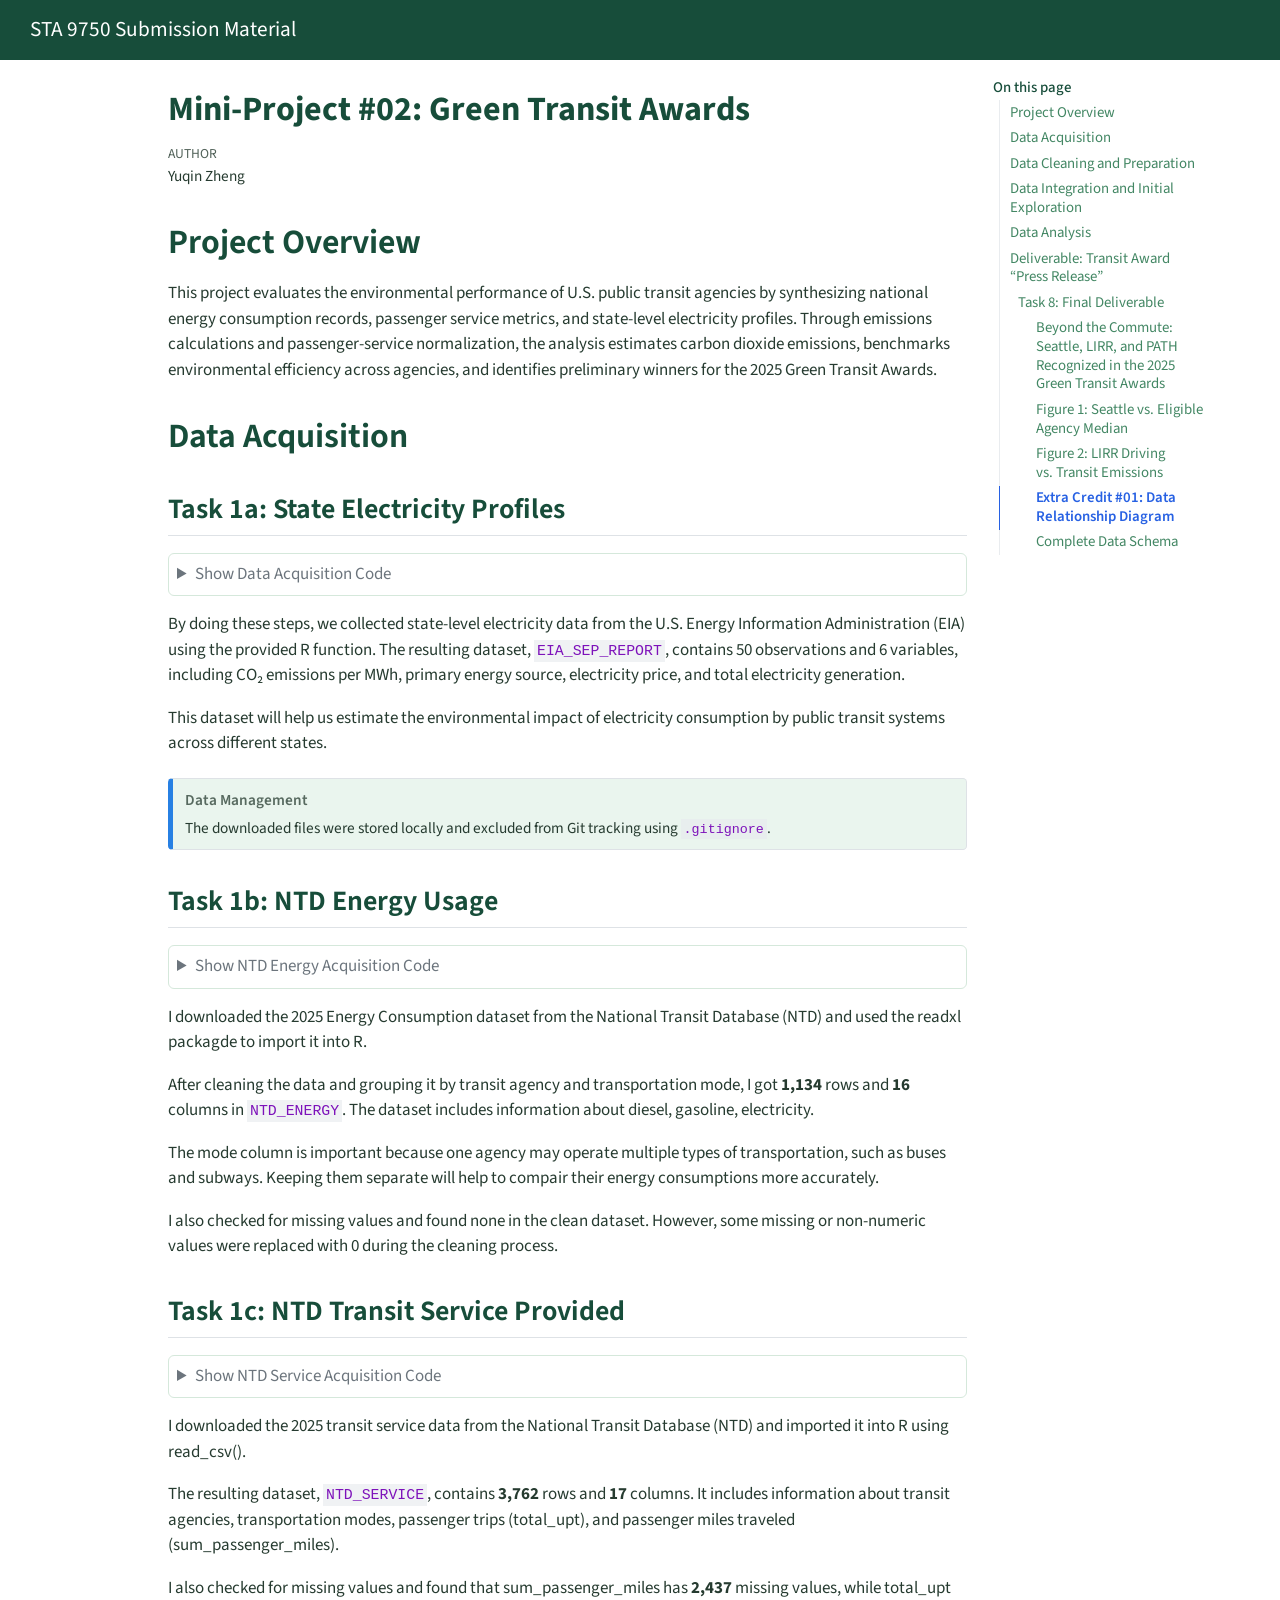
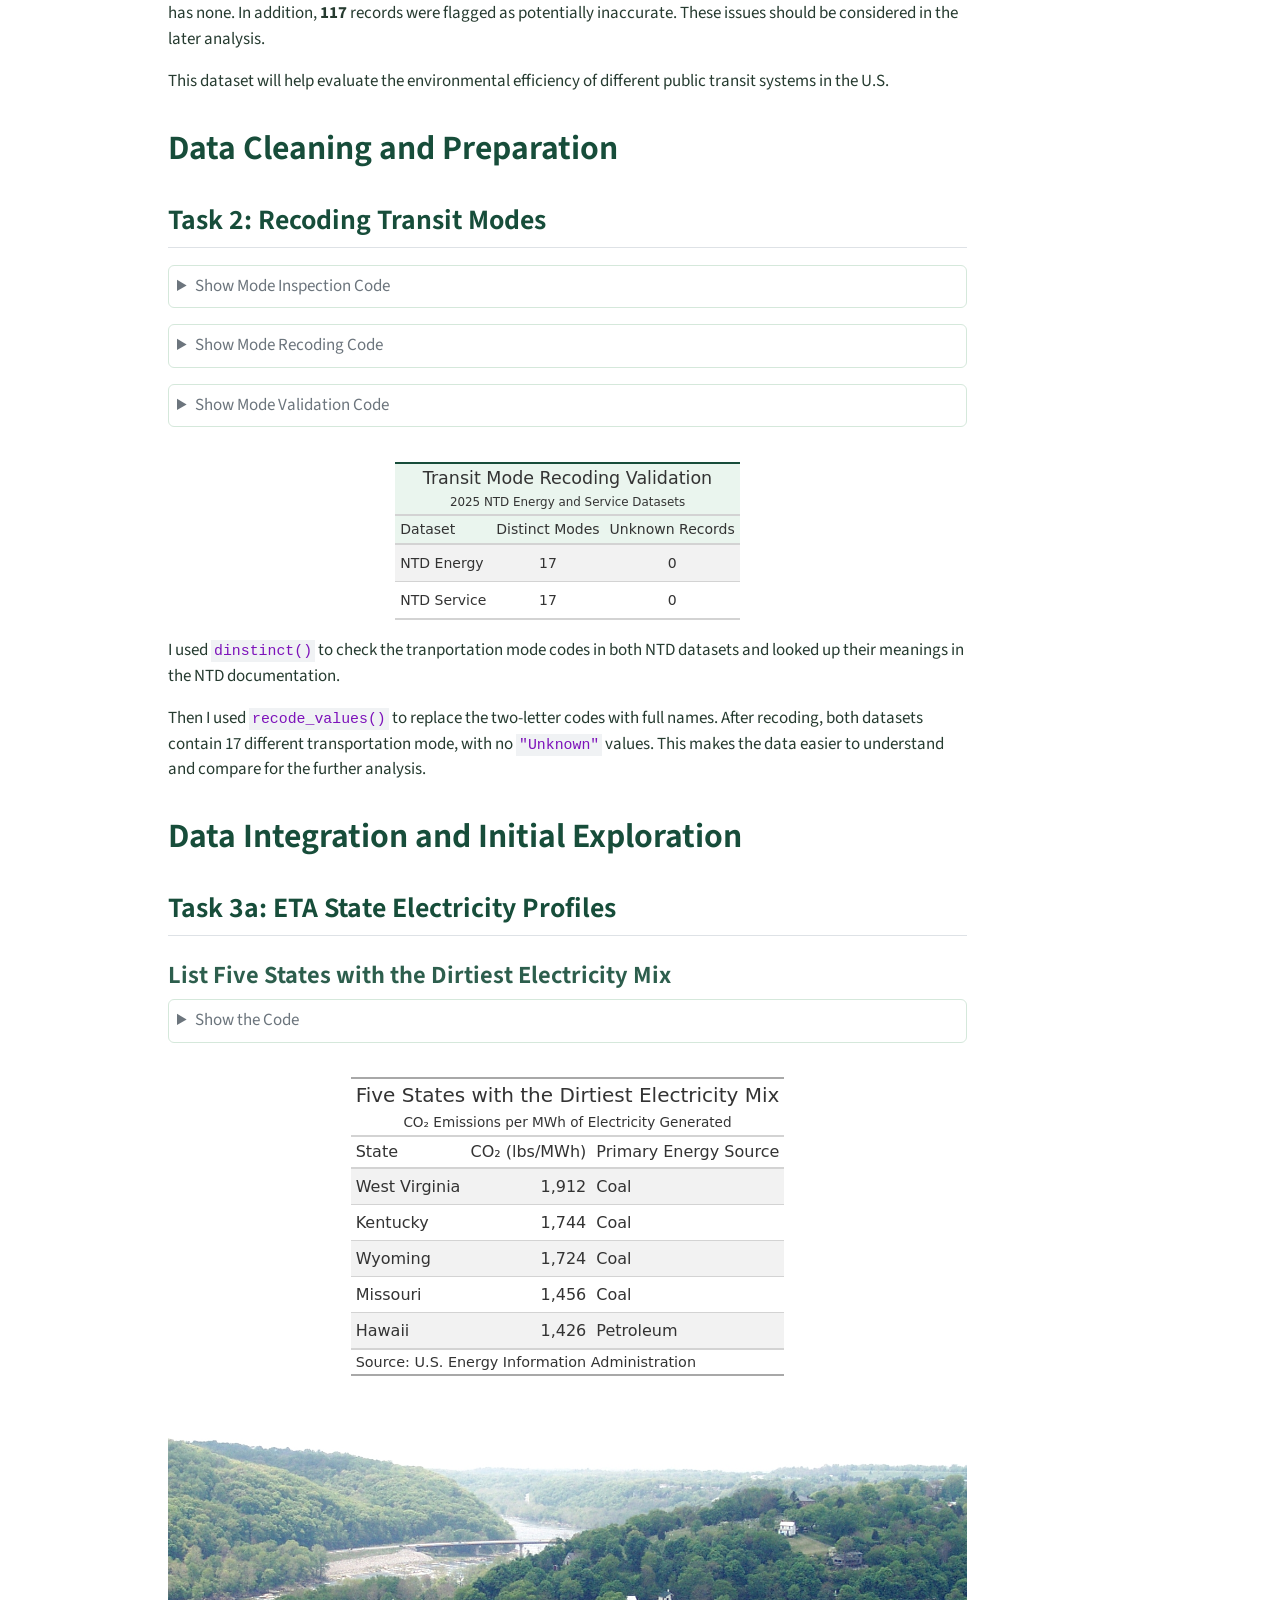
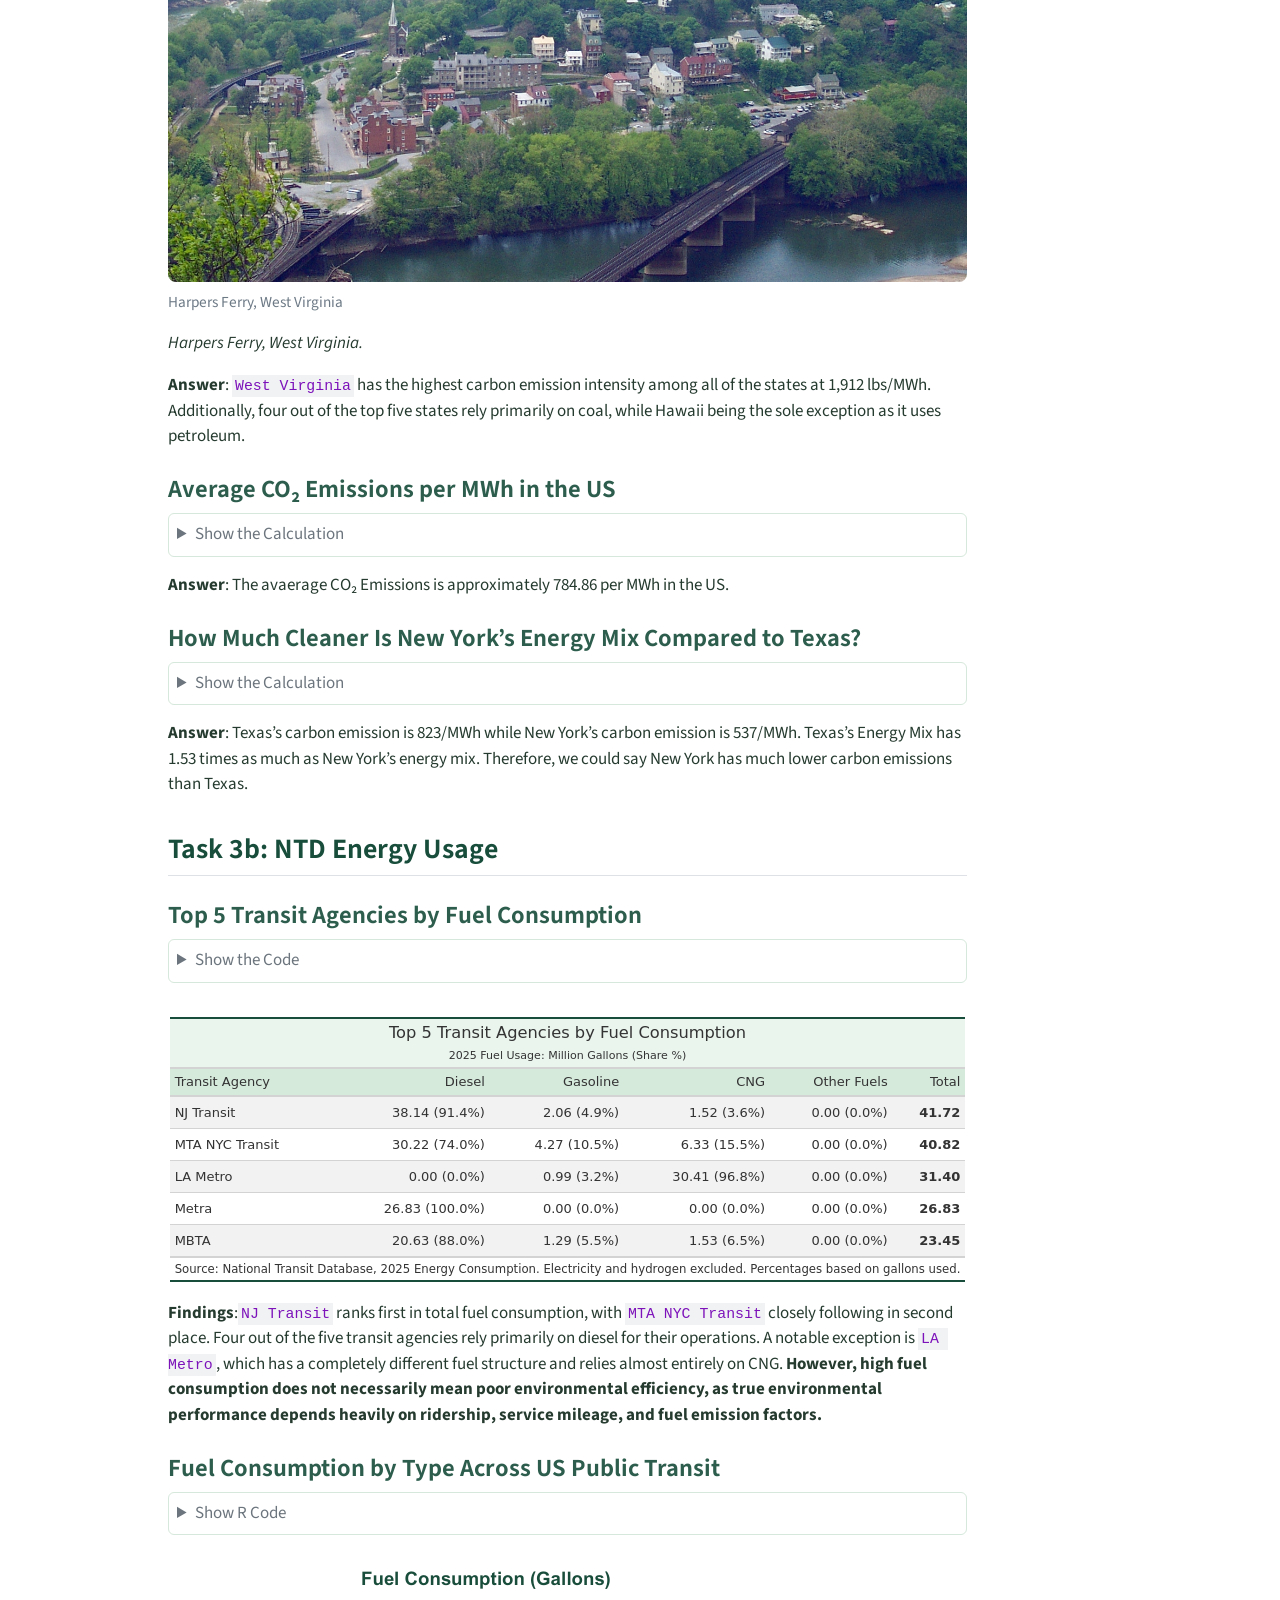
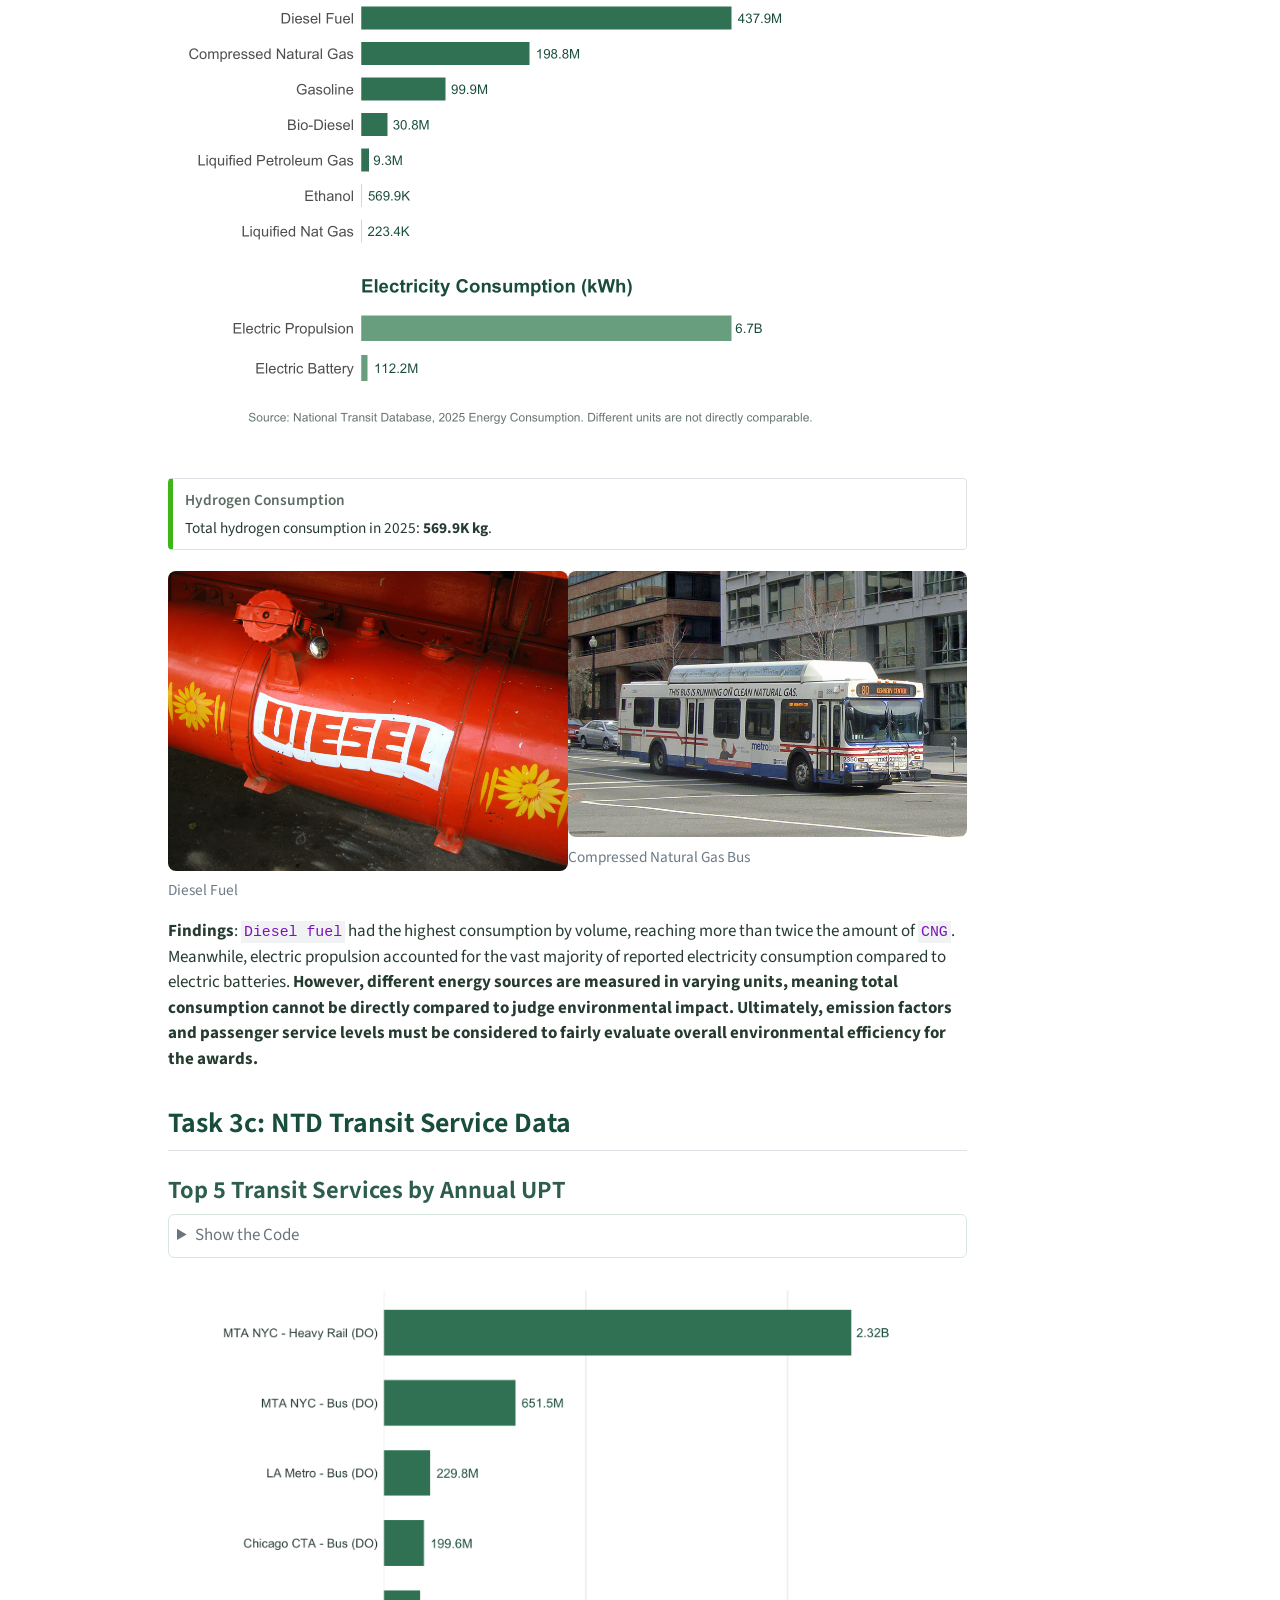
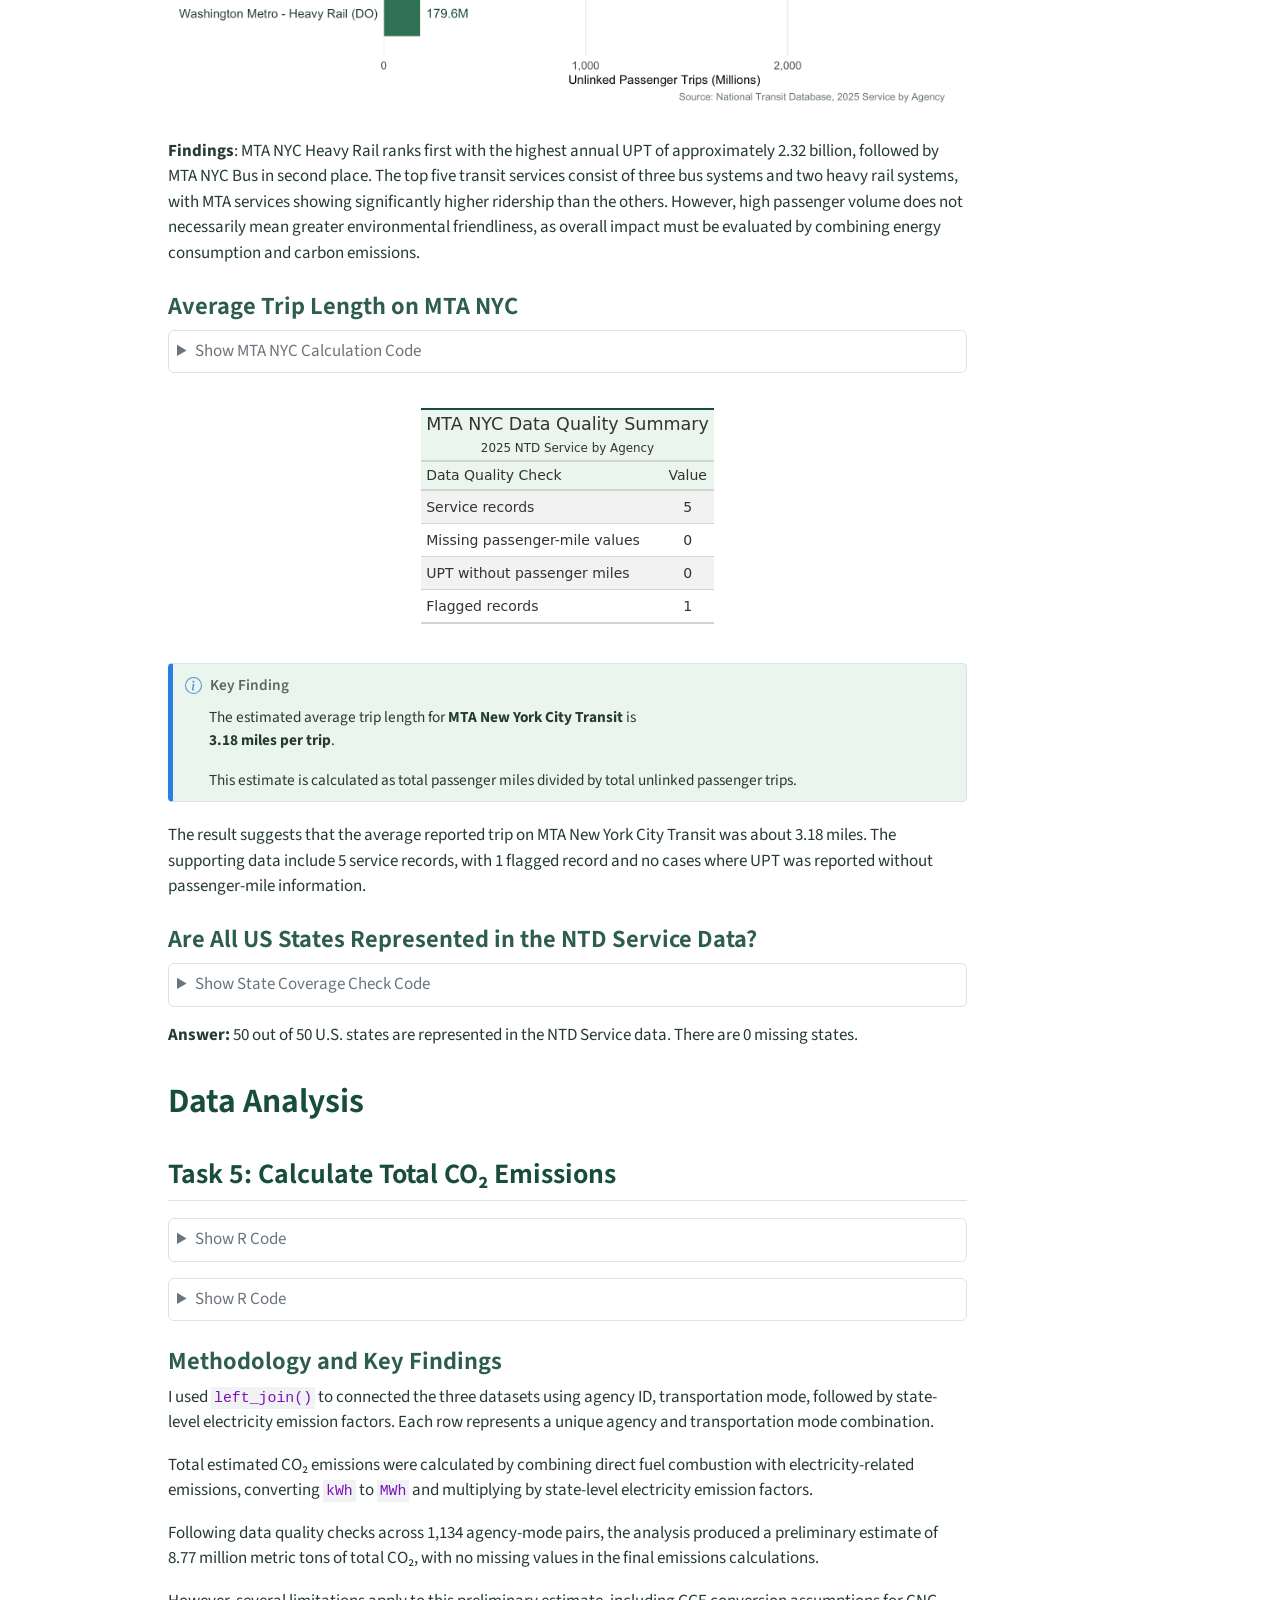
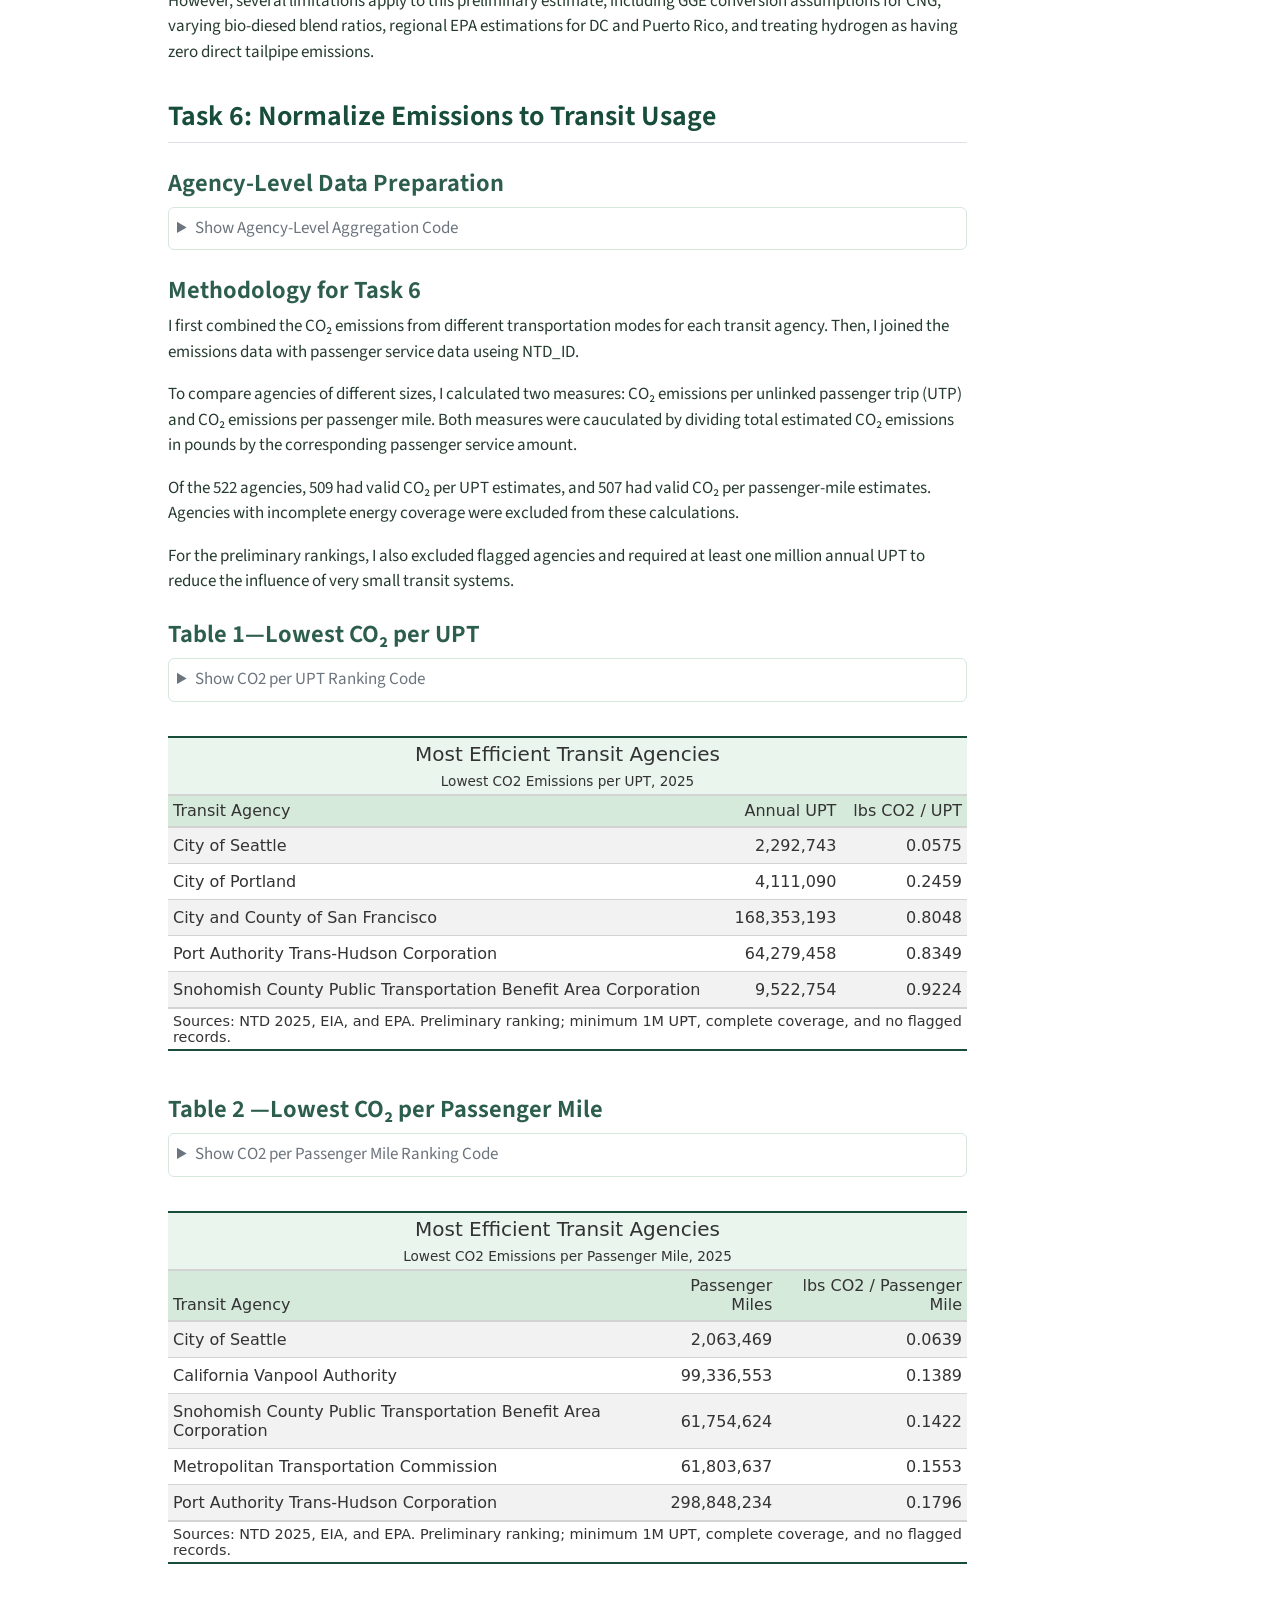
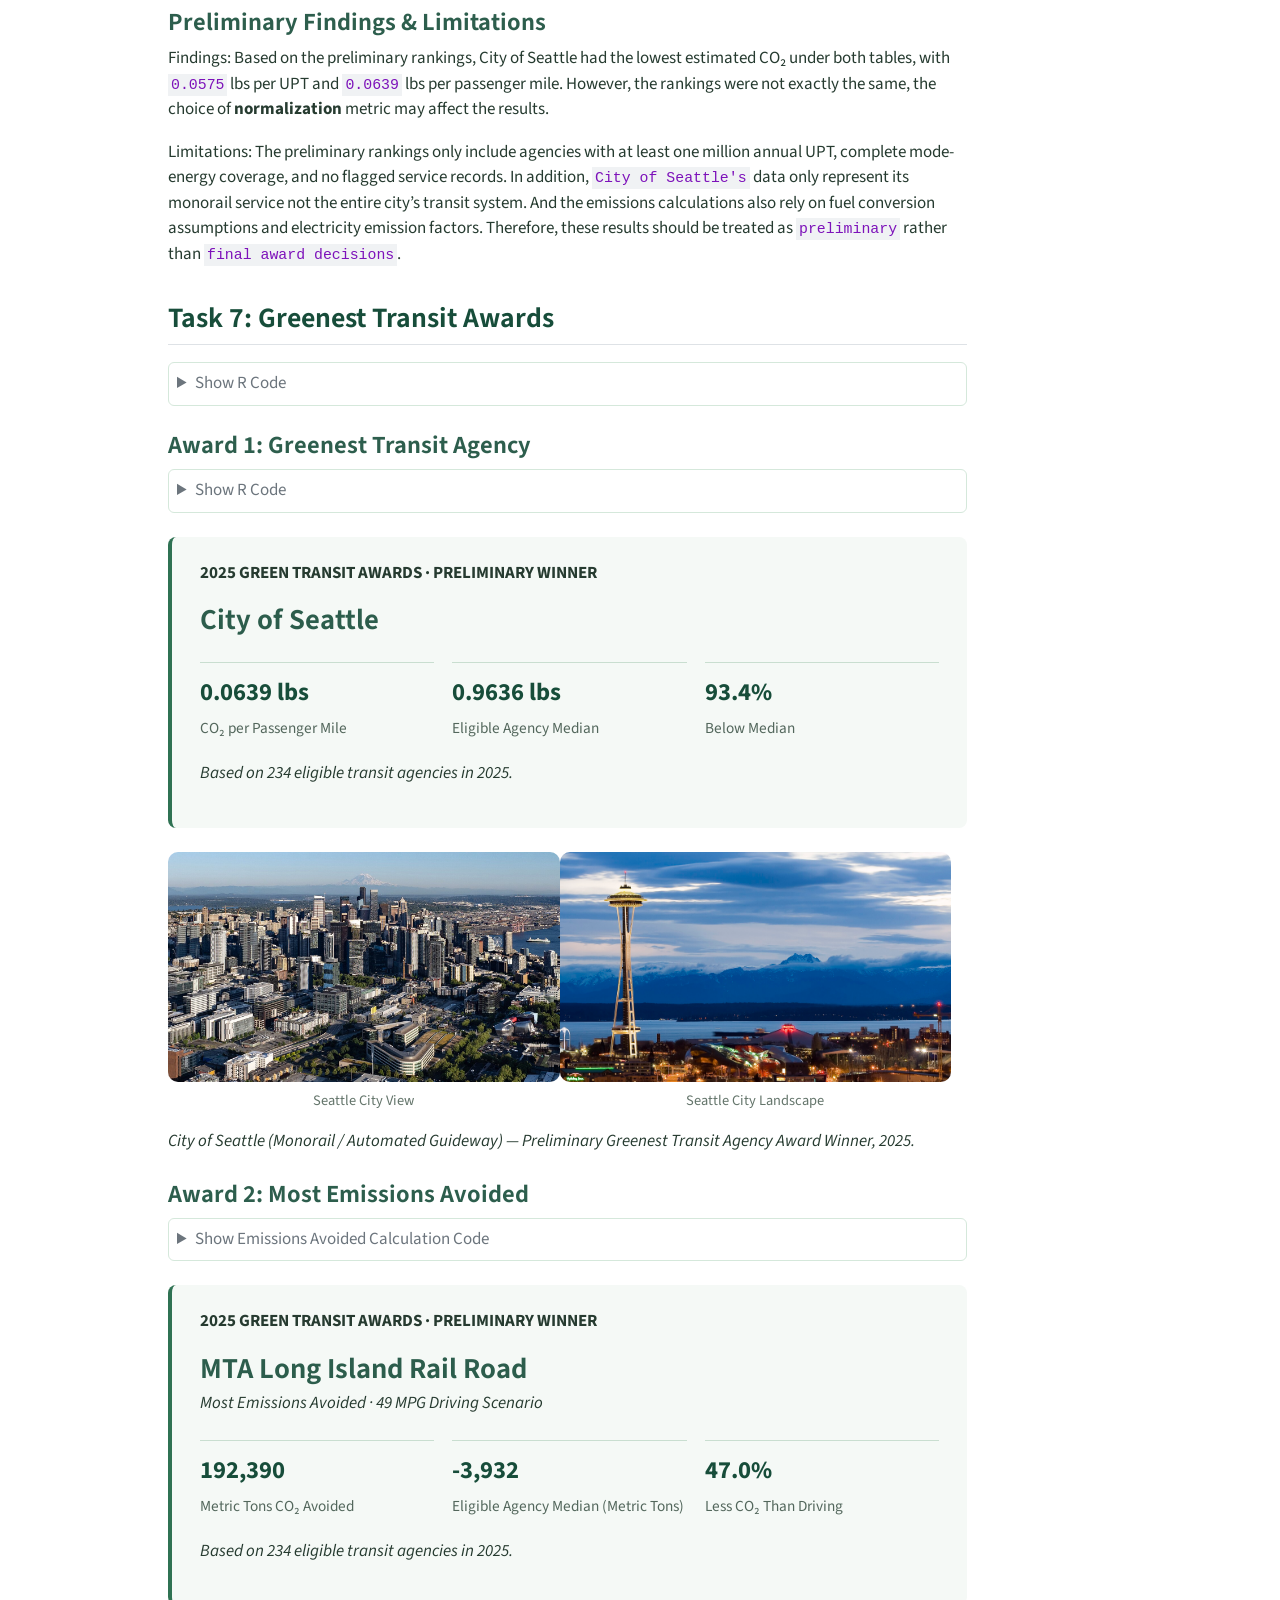
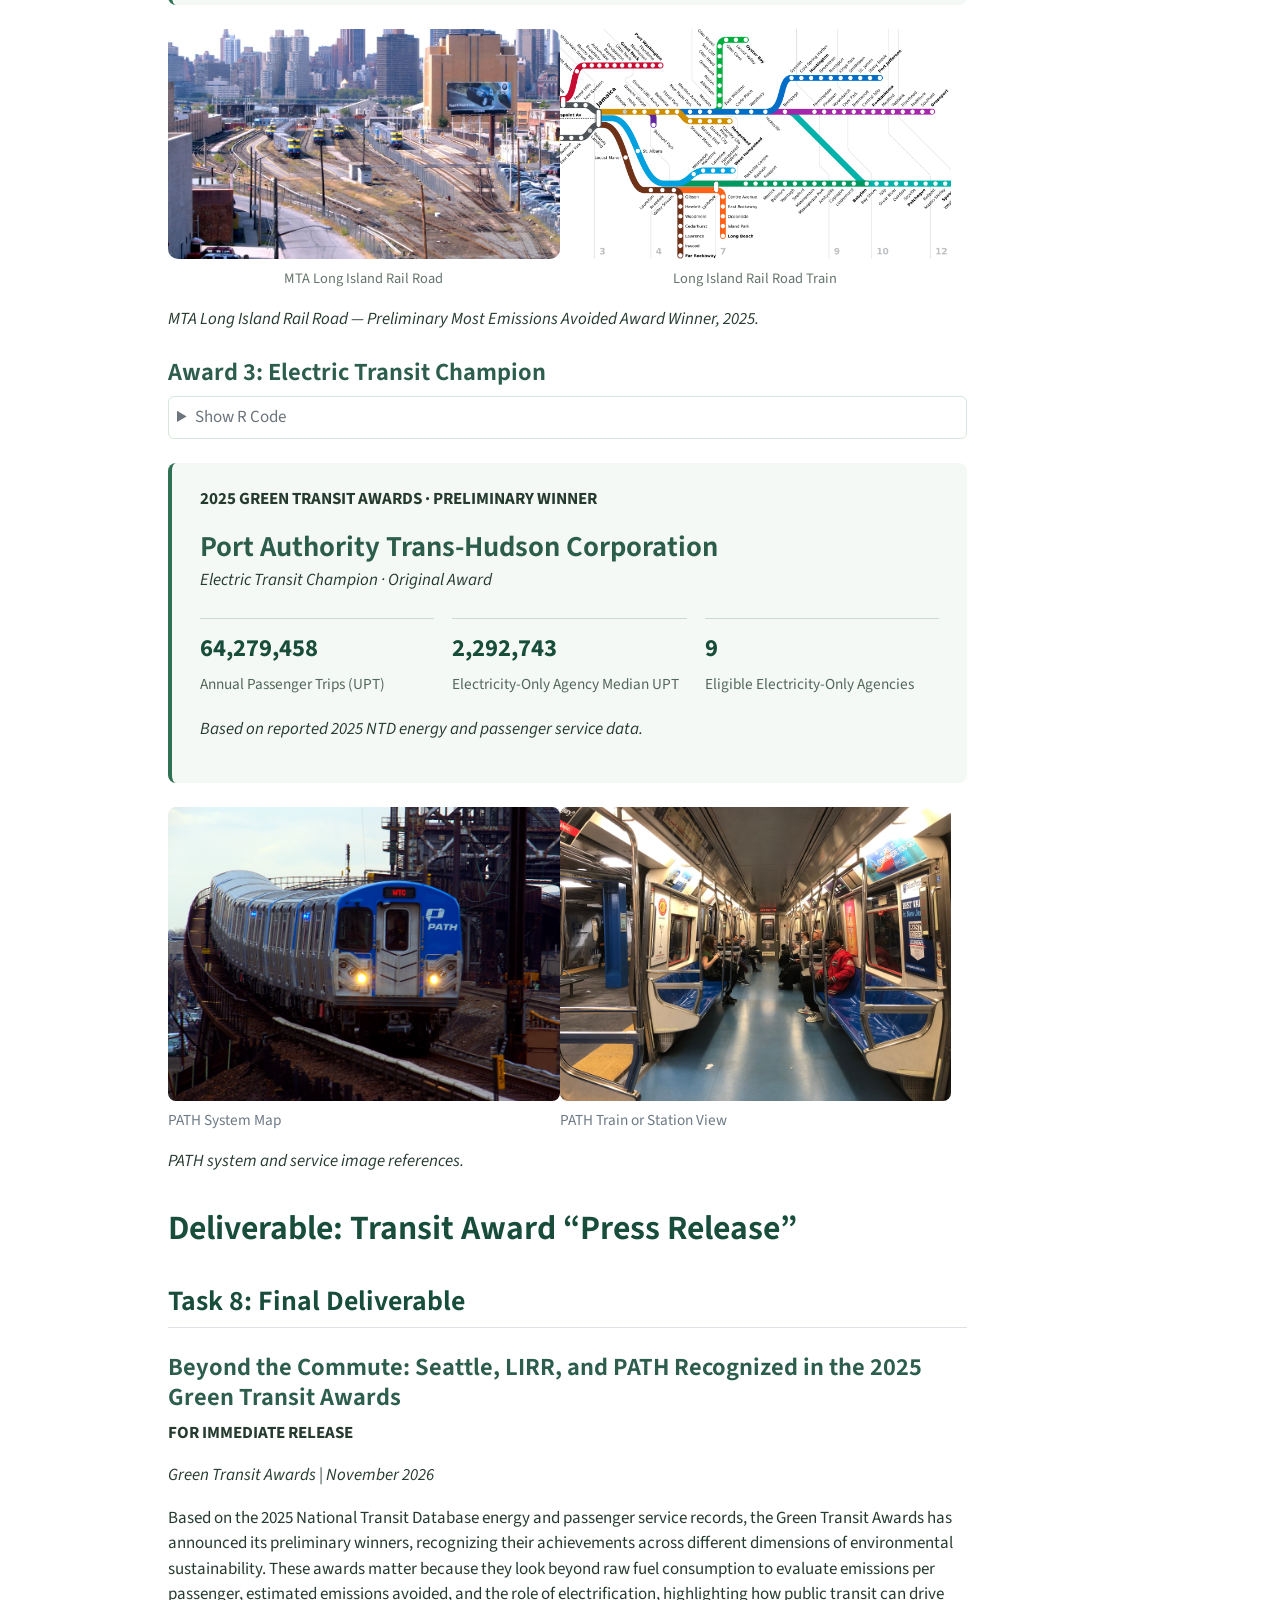
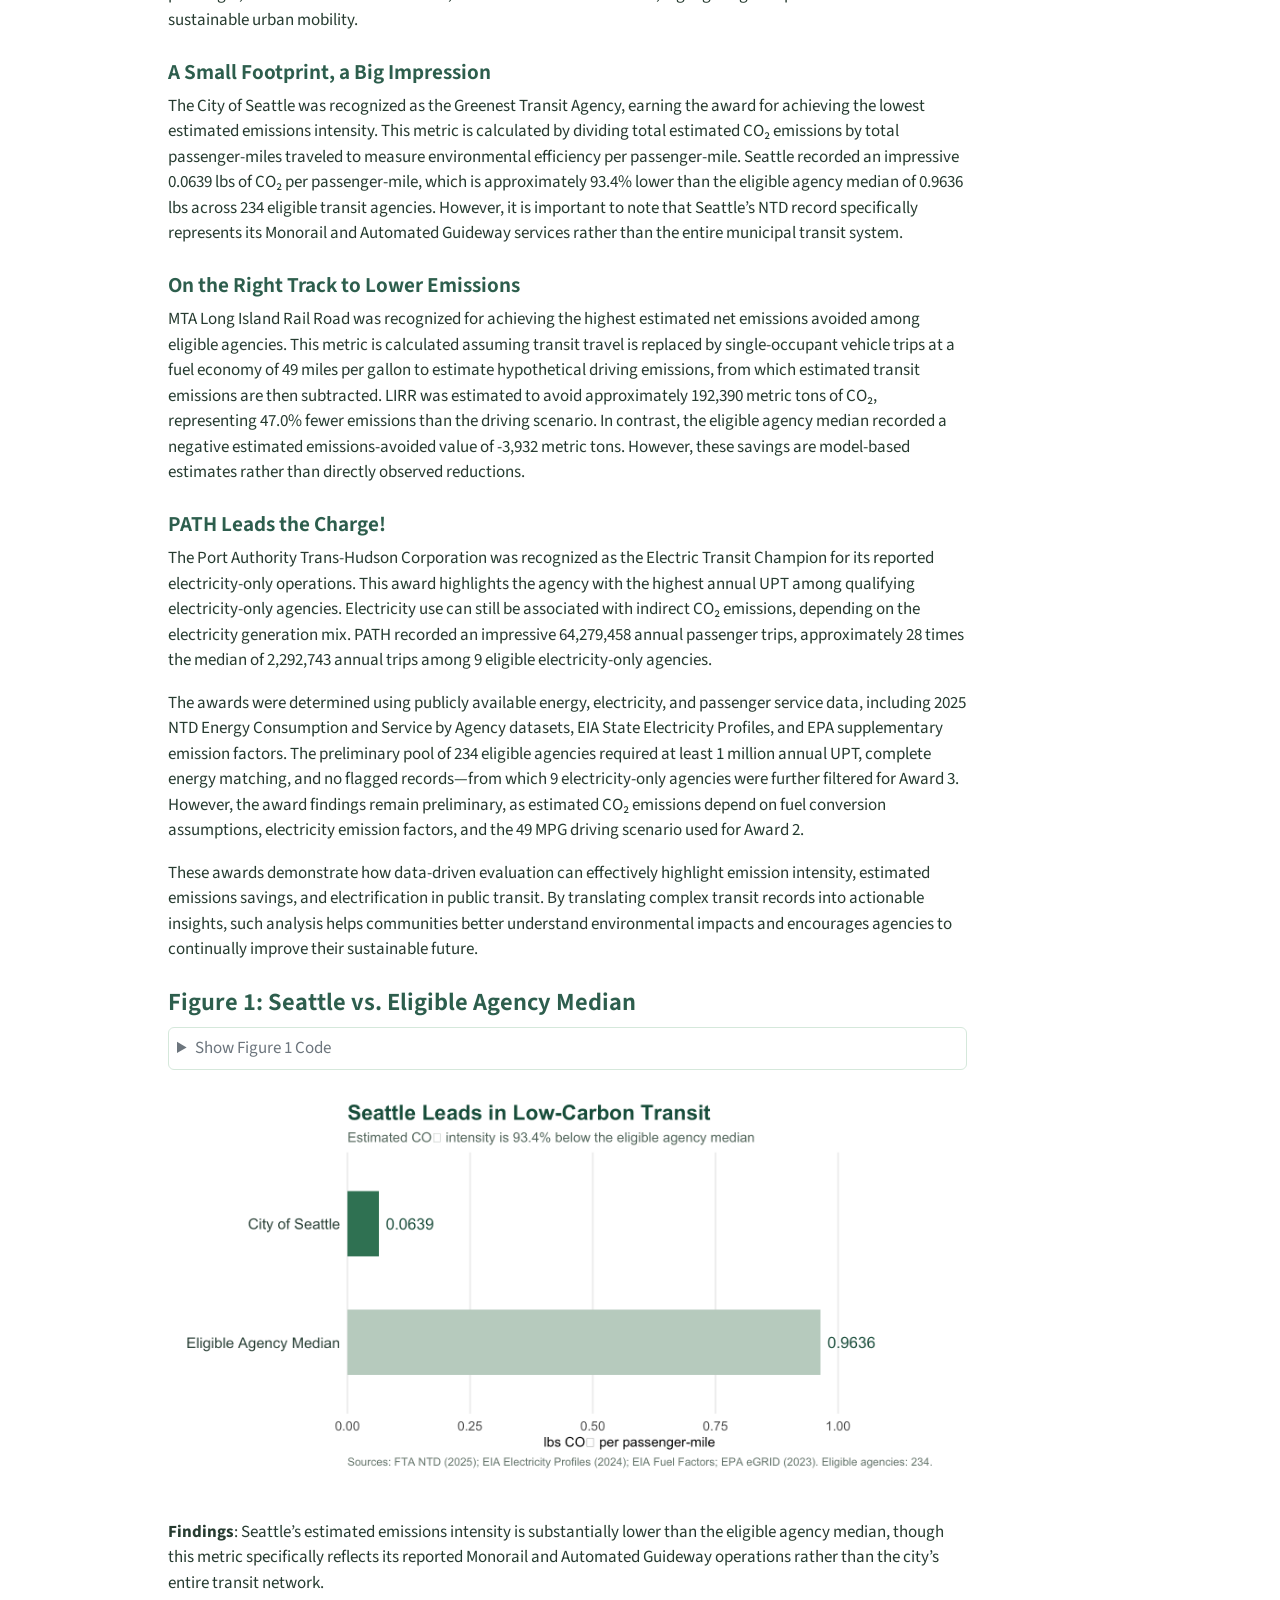
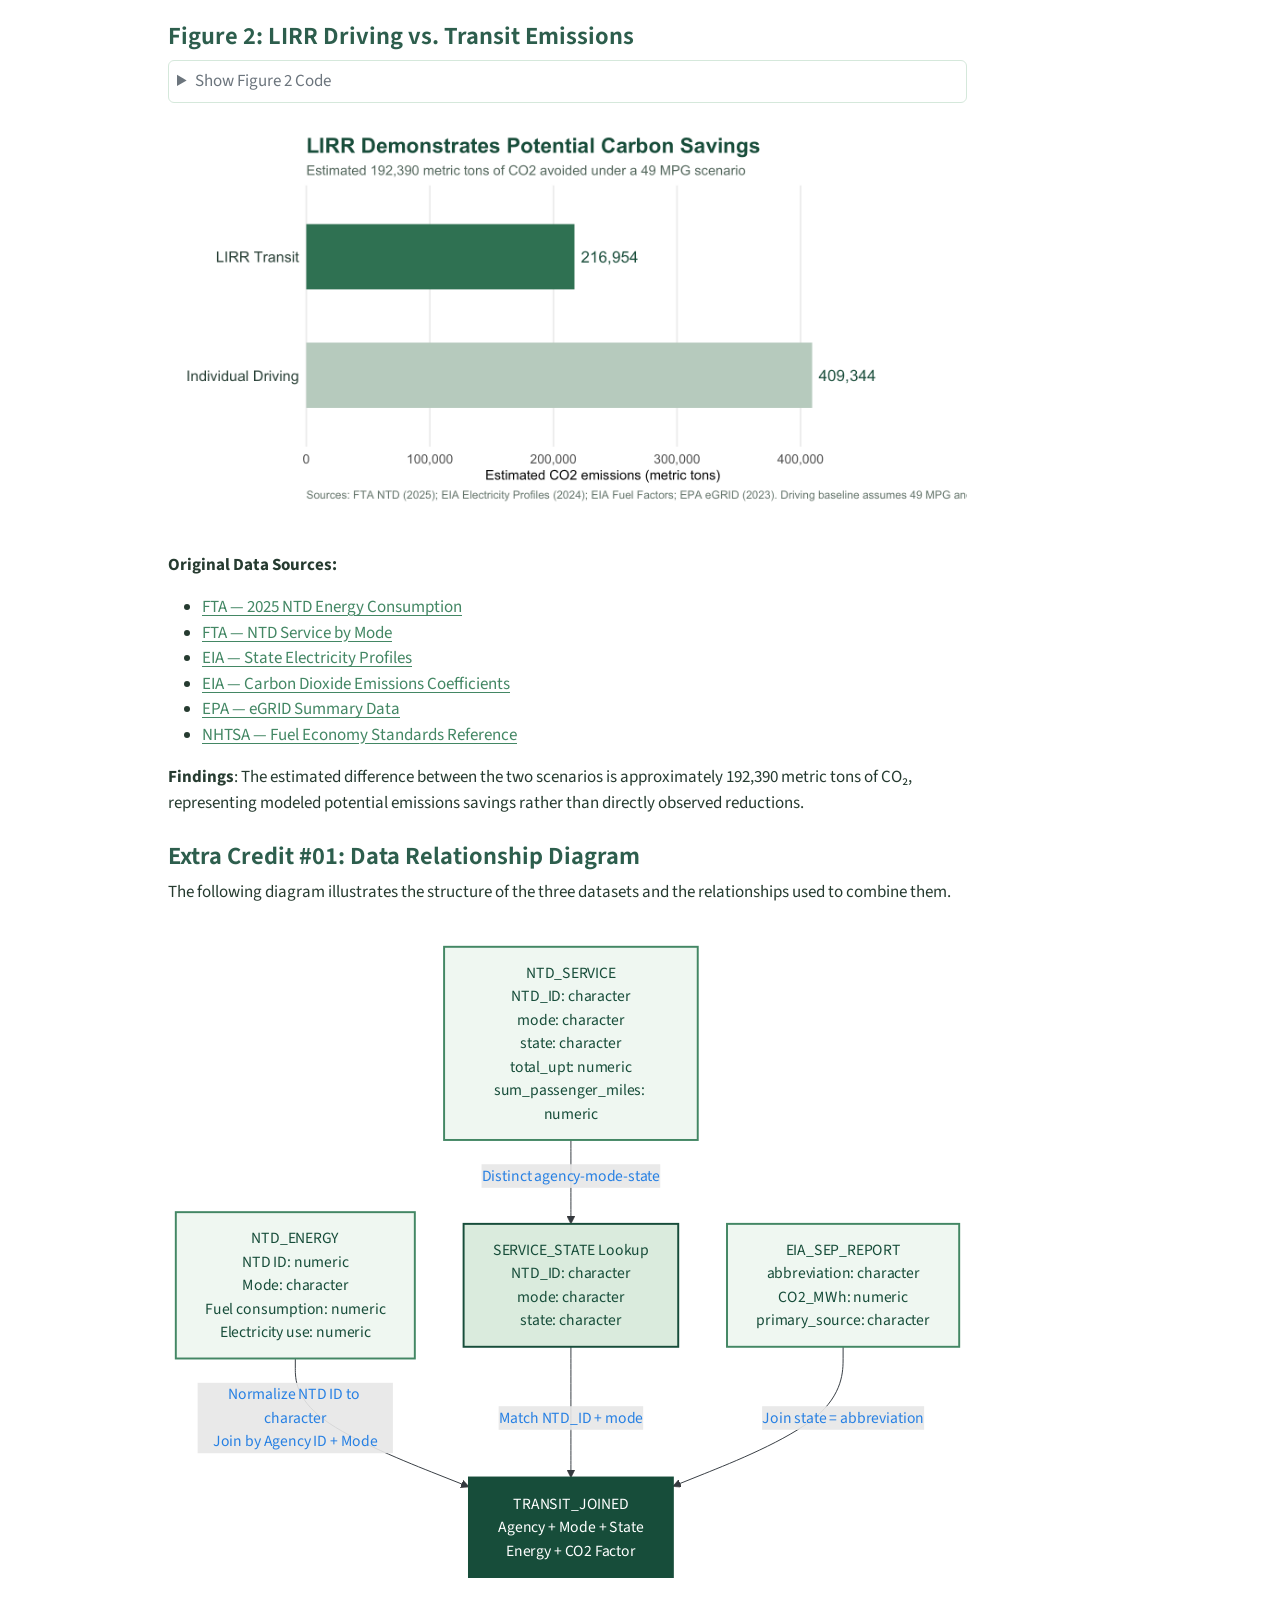
<file: docs/mp02.html>
<!DOCTYPE html>
<html xmlns="http://www.w3.org/1999/xhtml" lang="en" xml:lang="en"><head>

<meta charset="utf-8">
<meta name="generator" content="quarto-1.10.18">

<meta name="viewport" content="width=device-width, initial-scale=1.0, user-scalable=yes">

<meta name="author" content="Yuqin Zheng">

<title>Mini-Project #02: Green Transit Awards – STA 9750 Submission Material</title>
<style>
/* Default styles provided by pandoc.
** See https://pandoc.org/MANUAL.html#variables-for-html for config info.
*/
span.smallcaps{font-variant: small-caps;}
div.columns{display: flex; gap: 1.5em;}
div.column{flex: auto;}
@media screen {
div.columns{gap: min(4vw, 1.5em);}
div.column{overflow-x: auto;}
}
div.hanging-indent{margin-left: 1.5em; text-indent: -1.5em;}
ul.task-list{list-style: none;}
ul.task-list li input[type="checkbox"] {
  width: 0.8em;
  margin: 0 0.8em 0.2em -1em; /* quarto-specific, see https://github.com/quarto-dev/quarto-cli/issues/4556 */ 
  vertical-align: middle;
}
/* CSS for syntax highlighting */
html { -webkit-text-size-adjust: 100%; }
pre > code.sourceCode { white-space: pre; position: relative; }
pre > code.sourceCode > span { display: inline-block; line-height: 1.25; }
pre > code.sourceCode > span:empty { height: 1.2em; }
.sourceCode { overflow: visible; }
code.sourceCode > span { color: inherit; text-decoration: inherit; }
div.sourceCode { margin: 1em 0; }
pre.sourceCode { margin: 0; }
@media screen {
div.sourceCode { overflow: auto; }
}
@media print {
pre > code.sourceCode { white-space: pre-wrap; }
pre > code.sourceCode > span { text-indent: -5em; padding-left: 5em; }
}
pre.numberSource code
  { counter-reset: source-line 0; }
pre.numberSource code > span
  { position: relative; left: -4em; counter-increment: source-line; }
pre.numberSource code > span > a:first-child::before
  { content: counter(source-line);
    position: relative; left: -1em; text-align: right; vertical-align: baseline;
    border: none; display: inline-block;
    -webkit-touch-callout: none; -webkit-user-select: none;
    -khtml-user-select: none; -moz-user-select: none;
    -ms-user-select: none; user-select: none;
    padding: 0 4px; width: 4em;
  }
pre.numberSource { margin-left: 3em;  padding-left: 4px; }
div.sourceCode
  {   }
@media screen {
pre > code.sourceCode > span > a:first-child::before { text-decoration: underline; }
}
</style>


<script src="site_libs/quarto-nav/quarto-nav.js"></script>
<script src="site_libs/quarto-nav/headroom.min.js"></script>
<script src="site_libs/clipboard/clipboard.min.js"></script>
<script src="site_libs/quarto-search/autocomplete.umd.js"></script>
<script src="site_libs/quarto-search/fuse.min.js"></script>
<script src="site_libs/quarto-search/quarto-search.js"></script>
<meta name="quarto:offset" content="./">
<script src="site_libs/quarto-html/quarto.js" type="module"></script>
<script src="site_libs/quarto-html/tabsets/tabsets.js" type="module"></script>
<script src="site_libs/quarto-html/popper.min.js"></script>
<script src="site_libs/quarto-html/tippy.umd.min.js"></script>
<script src="site_libs/quarto-html/anchor.min.js"></script>
<link href="site_libs/quarto-html/tippy.css" rel="stylesheet">
<link href="site_libs/quarto-html/quarto-syntax-highlighting-64a204ab8560d761af7679ceaba22944.css" rel="stylesheet" id="quarto-text-highlighting-styles">
<script src="site_libs/bootstrap/bootstrap.min.js"></script>
<link href="site_libs/bootstrap/bootstrap-icons.css" rel="stylesheet">
<link href="site_libs/bootstrap/bootstrap-6191c8c4c757b97205a8995aa6c30869.min.css" rel="stylesheet" append-hash="true" id="quarto-bootstrap" data-mode="light">
<script id="quarto-search-options" type="application/json">{
  "location": "navbar",
  "copy-button": false,
  "collapse-after": 3,
  "panel-placement": "end",
  "type": "overlay",
  "limit": 50,
  "keyboard-shortcut": [
    "f",
    "/",
    "s"
  ],
  "show-item-context": false,
  "language": {
    "search-no-results-text": "No results",
    "search-matching-documents-text": "matching documents",
    "search-copy-link-title": "Copy link to search",
    "search-hide-matches-text": "Hide additional matches",
    "search-more-match-text": "more match in this document",
    "search-more-matches-text": "more matches in this document",
    "search-clear-button-title": "Clear",
    "search-text-placeholder": "",
    "search-detached-cancel-button-title": "Cancel",
    "search-submit-button-title": "Submit",
    "search-label": "Search"
  }
}</script>
<script src="site_libs/quarto-diagram/mermaid.min.js"></script>
<script src="site_libs/quarto-diagram/mermaid-init.js"></script>
<link href="site_libs/quarto-diagram/mermaid.css" rel="stylesheet">


<link rel="stylesheet" href="mp02-styles.css">
</head>

<body class="nav-fixed quarto-light">

<div id="quarto-search-results"></div>
  <header id="quarto-header" class="headroom fixed-top">
    <nav class="navbar navbar-expand-lg " data-bs-theme="dark">
      <div class="navbar-container container-fluid">
      <div class="navbar-brand-container mx-auto">
    <a class="navbar-brand" href="./index.html">
    <span class="navbar-title">STA 9750 Submission Material</span>
    </a>
  </div>
        <div class="quarto-navbar-tools tools-end">
</div>
      </div> <!-- /container-fluid -->
    </nav>
</header>
<!-- content -->
<div id="quarto-content" class="quarto-container page-columns page-rows-contents page-layout-article page-navbar">
<!-- sidebar -->
<!-- margin-sidebar -->
    <div id="quarto-margin-sidebar" class="sidebar margin-sidebar">
        <nav id="TOC" role="doc-toc" class="toc-active">
    <h2 id="toc-title">On this page</h2>
   
  <ul>
  <li><a href="#project-overview" id="toc-project-overview" class="nav-link active" data-scroll-target="#project-overview">Project Overview</a></li>
  <li><a href="#data-acquisition" id="toc-data-acquisition" class="nav-link" data-scroll-target="#data-acquisition">Data Acquisition</a>
  <ul class="collapse">
  <li><a href="#task-1a-state-electricity-profiles" id="toc-task-1a-state-electricity-profiles" class="nav-link" data-scroll-target="#task-1a-state-electricity-profiles">Task 1a: State Electricity Profiles</a></li>
  <li><a href="#task-1b-ntd-energy-usage" id="toc-task-1b-ntd-energy-usage" class="nav-link" data-scroll-target="#task-1b-ntd-energy-usage">Task 1b: NTD Energy Usage</a></li>
  <li><a href="#task-1c-ntd-transit-service-provided" id="toc-task-1c-ntd-transit-service-provided" class="nav-link" data-scroll-target="#task-1c-ntd-transit-service-provided">Task 1c: NTD Transit Service Provided</a></li>
  </ul></li>
  <li><a href="#data-cleaning-and-preparation" id="toc-data-cleaning-and-preparation" class="nav-link" data-scroll-target="#data-cleaning-and-preparation">Data Cleaning and Preparation</a>
  <ul class="collapse">
  <li><a href="#task-2-recoding-transit-modes" id="toc-task-2-recoding-transit-modes" class="nav-link" data-scroll-target="#task-2-recoding-transit-modes">Task 2: Recoding Transit Modes</a></li>
  </ul></li>
  <li><a href="#data-integration-and-initial-exploration" id="toc-data-integration-and-initial-exploration" class="nav-link" data-scroll-target="#data-integration-and-initial-exploration">Data Integration and Initial Exploration</a>
  <ul class="collapse">
  <li><a href="#task-3a-eta-state-electricity-profiles" id="toc-task-3a-eta-state-electricity-profiles" class="nav-link" data-scroll-target="#task-3a-eta-state-electricity-profiles">Task 3a: ETA State Electricity Profiles</a>
  <ul class="collapse">
  <li><a href="#list-five-states-with-the-dirtiest-electricity-mix" id="toc-list-five-states-with-the-dirtiest-electricity-mix" class="nav-link" data-scroll-target="#list-five-states-with-the-dirtiest-electricity-mix">List Five States with the Dirtiest Electricity Mix</a></li>
  <li><a href="#average-co₂-emissions-per-mwh-in-the-us" id="toc-average-co₂-emissions-per-mwh-in-the-us" class="nav-link" data-scroll-target="#average-co₂-emissions-per-mwh-in-the-us">Average CO₂ Emissions per MWh in the US</a></li>
  <li><a href="#how-much-cleaner-is-new-yorks-energy-mix-compared-to-texas" id="toc-how-much-cleaner-is-new-yorks-energy-mix-compared-to-texas" class="nav-link" data-scroll-target="#how-much-cleaner-is-new-yorks-energy-mix-compared-to-texas">How Much Cleaner Is New York’s Energy Mix Compared to Texas?</a></li>
  </ul></li>
  <li><a href="#task-3b-ntd-energy-usage" id="toc-task-3b-ntd-energy-usage" class="nav-link" data-scroll-target="#task-3b-ntd-energy-usage">Task 3b: NTD Energy Usage</a>
  <ul class="collapse">
  <li><a href="#top-5-transit-agencies-by-fuel-consumption" id="toc-top-5-transit-agencies-by-fuel-consumption" class="nav-link" data-scroll-target="#top-5-transit-agencies-by-fuel-consumption">Top 5 Transit Agencies by Fuel Consumption</a></li>
  <li><a href="#fuel-consumption-by-type-across-us-public-transit" id="toc-fuel-consumption-by-type-across-us-public-transit" class="nav-link" data-scroll-target="#fuel-consumption-by-type-across-us-public-transit">Fuel Consumption by Type Across US Public Transit</a></li>
  </ul></li>
  <li><a href="#task-3c-ntd-transit-service-data" id="toc-task-3c-ntd-transit-service-data" class="nav-link" data-scroll-target="#task-3c-ntd-transit-service-data">Task 3c: NTD Transit Service Data</a>
  <ul class="collapse">
  <li><a href="#top-5-transit-services-by-annual-upt" id="toc-top-5-transit-services-by-annual-upt" class="nav-link" data-scroll-target="#top-5-transit-services-by-annual-upt">Top 5 Transit Services by Annual UPT</a></li>
  <li><a href="#average-trip-length-on-mta-nyc" id="toc-average-trip-length-on-mta-nyc" class="nav-link" data-scroll-target="#average-trip-length-on-mta-nyc">Average Trip Length on MTA NYC</a></li>
  <li><a href="#are-all-us-states-represented-in-the-ntd-service-data" id="toc-are-all-us-states-represented-in-the-ntd-service-data" class="nav-link" data-scroll-target="#are-all-us-states-represented-in-the-ntd-service-data">Are All US States Represented in the NTD Service Data?</a></li>
  </ul></li>
  </ul></li>
  <li><a href="#data-analysis" id="toc-data-analysis" class="nav-link" data-scroll-target="#data-analysis">Data Analysis</a>
  <ul class="collapse">
  <li><a href="#task-5-calculate-total-co₂-emissions" id="toc-task-5-calculate-total-co₂-emissions" class="nav-link" data-scroll-target="#task-5-calculate-total-co₂-emissions">Task 5: Calculate Total CO₂ Emissions</a>
  <ul class="collapse">
  <li><a href="#methodology-and-key-findings" id="toc-methodology-and-key-findings" class="nav-link" data-scroll-target="#methodology-and-key-findings">Methodology and Key Findings</a></li>
  </ul></li>
  <li><a href="#task-6-normalize-emissions-to-transit-usage" id="toc-task-6-normalize-emissions-to-transit-usage" class="nav-link" data-scroll-target="#task-6-normalize-emissions-to-transit-usage">Task 6: Normalize Emissions to Transit Usage</a>
  <ul class="collapse">
  <li><a href="#agency-level-data-preparation" id="toc-agency-level-data-preparation" class="nav-link" data-scroll-target="#agency-level-data-preparation">Agency-Level Data Preparation</a></li>
  <li><a href="#methodology-for-task-6" id="toc-methodology-for-task-6" class="nav-link" data-scroll-target="#methodology-for-task-6">Methodology for Task 6</a></li>
  <li><a href="#table-1lowest-co₂-per-upt" id="toc-table-1lowest-co₂-per-upt" class="nav-link" data-scroll-target="#table-1lowest-co₂-per-upt">Table 1—Lowest CO₂ per UPT</a></li>
  <li><a href="#table-2-lowest-co₂-per-passenger-mile" id="toc-table-2-lowest-co₂-per-passenger-mile" class="nav-link" data-scroll-target="#table-2-lowest-co₂-per-passenger-mile">Table 2 —Lowest CO₂ per Passenger Mile</a></li>
  <li><a href="#preliminary-findings-limitations" id="toc-preliminary-findings-limitations" class="nav-link" data-scroll-target="#preliminary-findings-limitations">Preliminary Findings &amp; Limitations</a></li>
  </ul></li>
  <li><a href="#task-7-greenest-transit-awards" id="toc-task-7-greenest-transit-awards" class="nav-link" data-scroll-target="#task-7-greenest-transit-awards">Task 7: Greenest Transit Awards</a>
  <ul class="collapse">
  <li><a href="#award-1-greenest-transit-agency" id="toc-award-1-greenest-transit-agency" class="nav-link" data-scroll-target="#award-1-greenest-transit-agency">Award 1: Greenest Transit Agency</a></li>
  <li><a href="#award-2-most-emissions-avoided" id="toc-award-2-most-emissions-avoided" class="nav-link" data-scroll-target="#award-2-most-emissions-avoided">Award 2: Most Emissions Avoided</a></li>
  <li><a href="#award-3-electric-transit-champion" id="toc-award-3-electric-transit-champion" class="nav-link" data-scroll-target="#award-3-electric-transit-champion">Award 3: Electric Transit Champion</a></li>
  </ul></li>
  </ul></li>
  <li><a href="#deliverable-transit-award-press-release" id="toc-deliverable-transit-award-press-release" class="nav-link" data-scroll-target="#deliverable-transit-award-press-release">Deliverable: Transit Award “Press Release”</a>
  <ul class="collapse">
  <li><a href="#task-8-final-deliverable" id="toc-task-8-final-deliverable" class="nav-link" data-scroll-target="#task-8-final-deliverable">Task 8: Final Deliverable</a>
  <ul class="collapse">
  <li><a href="#beyond-the-commute-seattle-lirr-and-path-recognized-in-the-2025-green-transit-awards" id="toc-beyond-the-commute-seattle-lirr-and-path-recognized-in-the-2025-green-transit-awards" class="nav-link" data-scroll-target="#beyond-the-commute-seattle-lirr-and-path-recognized-in-the-2025-green-transit-awards">Beyond the Commute: Seattle, LIRR, and PATH Recognized in the 2025 Green Transit Awards</a></li>
  <li><a href="#figure-1-seattle-vs.-eligible-agency-median" id="toc-figure-1-seattle-vs.-eligible-agency-median" class="nav-link" data-scroll-target="#figure-1-seattle-vs.-eligible-agency-median">Figure 1: Seattle vs.&nbsp;Eligible Agency Median</a></li>
  <li><a href="#figure-2-lirr-driving-vs.-transit-emissions" id="toc-figure-2-lirr-driving-vs.-transit-emissions" class="nav-link" data-scroll-target="#figure-2-lirr-driving-vs.-transit-emissions">Figure 2: LIRR Driving vs.&nbsp;Transit Emissions</a></li>
  <li><a href="#extra-credit-01-data-relationship-diagram" id="toc-extra-credit-01-data-relationship-diagram" class="nav-link" data-scroll-target="#extra-credit-01-data-relationship-diagram">Extra Credit #01: Data Relationship Diagram</a></li>
  <li><a href="#complete-data-schema" id="toc-complete-data-schema" class="nav-link" data-scroll-target="#complete-data-schema">Complete Data Schema</a></li>
  </ul></li>
  </ul></li>
  </ul>
</nav>
    </div>
<!-- main -->
<main class="content" id="quarto-document-content">

<header id="title-block-header" class="quarto-title-block default">
<div class="quarto-title">
<h1 class="title">Mini-Project #02: Green Transit Awards</h1>
</div>



<div class="quarto-title-meta">

    <div>
    <div class="quarto-title-meta-heading">Author</div>
    <div class="quarto-title-meta-contents">
             <p>Yuqin Zheng </p>
          </div>
  </div>
    
  
    
  </div>
  


</header>


<section id="project-overview" class="level1">
<h1>Project Overview</h1>
<p>This project evaluates the environmental performance of U.S. public transit agencies by synthesizing national energy consumption records, passenger service metrics, and state-level electricity profiles. Through emissions calculations and passenger-service normalization, the analysis estimates carbon dioxide emissions, benchmarks environmental efficiency across agencies, and identifies preliminary winners for the 2025 Green Transit Awards.</p>
</section>
<section id="data-acquisition" class="level1">
<h1>Data Acquisition</h1>
<section id="task-1a-state-electricity-profiles" class="level2">
<h2 class="anchored" data-anchor-id="task-1a-state-electricity-profiles">Task 1a: State Electricity Profiles</h2>
<div class="cell">
<details class="code-fold">
<summary>Show Data Acquisition Code</summary>
<div class="code-copy-outer-scaffold"><div class="sourceCode cell-code" id="cb1"><pre class="sourceCode r code-with-copy"><code class="sourceCode r"><span id="cb1-1"><a href="#cb1-1" aria-hidden="true" tabindex="-1"></a>get_eia_sep <span class="ot">&lt;-</span> <span class="cf">function</span>(state, abbr){</span>
<span id="cb1-2"><a href="#cb1-2" aria-hidden="true" tabindex="-1"></a>    <span class="fu">library</span>(tidyverse)</span>
<span id="cb1-3"><a href="#cb1-3" aria-hidden="true" tabindex="-1"></a>    <span class="fu">library</span>(stringr)</span>
<span id="cb1-4"><a href="#cb1-4" aria-hidden="true" tabindex="-1"></a>    <span class="fu">library</span>(httr2)</span>
<span id="cb1-5"><a href="#cb1-5" aria-hidden="true" tabindex="-1"></a>    <span class="fu">library</span>(rvest)</span>
<span id="cb1-6"><a href="#cb1-6" aria-hidden="true" tabindex="-1"></a>    <span class="fu">library</span>(fs)</span>
<span id="cb1-7"><a href="#cb1-7" aria-hidden="true" tabindex="-1"></a>  </span>
<span id="cb1-8"><a href="#cb1-8" aria-hidden="true" tabindex="-1"></a>    state_formatted <span class="ot">&lt;-</span> <span class="fu">str_to_lower</span>(state) <span class="sc">|&gt;</span> <span class="fu">str_replace_all</span>(<span class="st">"</span><span class="sc">\\</span><span class="st">s"</span>, <span class="st">""</span>)</span>
<span id="cb1-9"><a href="#cb1-9" aria-hidden="true" tabindex="-1"></a>    </span>
<span id="cb1-10"><a href="#cb1-10" aria-hidden="true" tabindex="-1"></a>    dir_name <span class="ot">&lt;-</span> fs<span class="sc">::</span><span class="fu">path</span>(<span class="st">"data"</span>, <span class="st">"mp02"</span>)</span>
<span id="cb1-11"><a href="#cb1-11" aria-hidden="true" tabindex="-1"></a>    file_name <span class="ot">&lt;-</span> fs<span class="sc">::</span><span class="fu">path</span>(dir_name, state_formatted)</span>
<span id="cb1-12"><a href="#cb1-12" aria-hidden="true" tabindex="-1"></a>    </span>
<span id="cb1-13"><a href="#cb1-13" aria-hidden="true" tabindex="-1"></a>    fs<span class="sc">::</span><span class="fu">dir_create</span>(dir_name, <span class="at">recurse=</span><span class="cn">TRUE</span>)</span>
<span id="cb1-14"><a href="#cb1-14" aria-hidden="true" tabindex="-1"></a>    </span>
<span id="cb1-15"><a href="#cb1-15" aria-hidden="true" tabindex="-1"></a>    <span class="cf">if</span>(<span class="sc">!</span>fs<span class="sc">::</span><span class="fu">file_exists</span>(file_name)){</span>
<span id="cb1-16"><a href="#cb1-16" aria-hidden="true" tabindex="-1"></a>        BASE_URL <span class="ot">&lt;-</span> <span class="st">"https://www.eia.gov"</span></span>
<span id="cb1-17"><a href="#cb1-17" aria-hidden="true" tabindex="-1"></a>        RESPONSE <span class="ot">&lt;-</span> <span class="fu">request</span>(BASE_URL) <span class="sc">|&gt;</span> </span>
<span id="cb1-18"><a href="#cb1-18" aria-hidden="true" tabindex="-1"></a>          <span class="fu">req_url_path</span>(<span class="st">"electricity"</span>, </span>
<span id="cb1-19"><a href="#cb1-19" aria-hidden="true" tabindex="-1"></a>                       <span class="st">"state"</span>, </span>
<span id="cb1-20"><a href="#cb1-20" aria-hidden="true" tabindex="-1"></a>                       state_formatted) <span class="sc">|&gt;</span></span>
<span id="cb1-21"><a href="#cb1-21" aria-hidden="true" tabindex="-1"></a>          <span class="fu">req_headers</span>(</span>
<span id="cb1-22"><a href="#cb1-22" aria-hidden="true" tabindex="-1"></a>            <span class="st">`</span><span class="at">User-Agent</span><span class="st">`</span> <span class="ot">=</span> <span class="st">"Mozilla/5.0 (Macintosh; Intel Mac OS X 10.15; rv:149.0) Gecko/20100101 Firefox/149.0"</span></span>
<span id="cb1-23"><a href="#cb1-23" aria-hidden="true" tabindex="-1"></a>            ) <span class="sc">|&gt;</span>   </span>
<span id="cb1-24"><a href="#cb1-24" aria-hidden="true" tabindex="-1"></a>          <span class="fu">req_retry</span>(</span>
<span id="cb1-25"><a href="#cb1-25" aria-hidden="true" tabindex="-1"></a>                <span class="at">max_tries =</span> <span class="dv">4</span>, </span>
<span id="cb1-26"><a href="#cb1-26" aria-hidden="true" tabindex="-1"></a>          ) <span class="sc">|&gt;</span></span>
<span id="cb1-27"><a href="#cb1-27" aria-hidden="true" tabindex="-1"></a>          <span class="fu">req_perform</span>(file_name)</span>
<span id="cb1-28"><a href="#cb1-28" aria-hidden="true" tabindex="-1"></a>    </span>
<span id="cb1-29"><a href="#cb1-29" aria-hidden="true" tabindex="-1"></a>        <span class="fu">resp_check_status</span>(RESPONSE)</span>
<span id="cb1-30"><a href="#cb1-30" aria-hidden="true" tabindex="-1"></a>    }</span>
<span id="cb1-31"><a href="#cb1-31" aria-hidden="true" tabindex="-1"></a>    </span>
<span id="cb1-32"><a href="#cb1-32" aria-hidden="true" tabindex="-1"></a>    TABLE <span class="ot">&lt;-</span> <span class="fu">read_html</span>(file_name) <span class="sc">|&gt;</span> </span>
<span id="cb1-33"><a href="#cb1-33" aria-hidden="true" tabindex="-1"></a>        <span class="fu">html_element</span>(<span class="st">"table"</span>) <span class="sc">|&gt;</span> </span>
<span id="cb1-34"><a href="#cb1-34" aria-hidden="true" tabindex="-1"></a>        <span class="fu">html_table</span>() <span class="sc">|&gt;</span></span>
<span id="cb1-35"><a href="#cb1-35" aria-hidden="true" tabindex="-1"></a>        <span class="fu">mutate</span>(<span class="at">Item =</span> <span class="fu">str_to_lower</span>(Item))</span>
<span id="cb1-36"><a href="#cb1-36" aria-hidden="true" tabindex="-1"></a>    </span>
<span id="cb1-37"><a href="#cb1-37" aria-hidden="true" tabindex="-1"></a>    <span class="cf">if</span>(<span class="st">"U.S. rank"</span> <span class="sc">%in%</span> <span class="fu">colnames</span>(TABLE)){</span>
<span id="cb1-38"><a href="#cb1-38" aria-hidden="true" tabindex="-1"></a>        TABLE <span class="ot">&lt;-</span> TABLE <span class="sc">|&gt;</span> <span class="fu">rename</span>(<span class="at">Rank =</span> <span class="st">`</span><span class="at">U.S. rank</span><span class="st">`</span>)</span>
<span id="cb1-39"><a href="#cb1-39" aria-hidden="true" tabindex="-1"></a>    }</span>
<span id="cb1-40"><a href="#cb1-40" aria-hidden="true" tabindex="-1"></a>    </span>
<span id="cb1-41"><a href="#cb1-41" aria-hidden="true" tabindex="-1"></a>    CO2_MWh <span class="ot">&lt;-</span> TABLE <span class="sc">|&gt;</span> </span>
<span id="cb1-42"><a href="#cb1-42" aria-hidden="true" tabindex="-1"></a>        <span class="fu">filter</span>(Item <span class="sc">==</span> <span class="st">"carbon dioxide (lbs/mwh)"</span>) <span class="sc">|&gt;</span></span>
<span id="cb1-43"><a href="#cb1-43" aria-hidden="true" tabindex="-1"></a>        <span class="fu">pull</span>(Value) <span class="sc">|&gt;</span> </span>
<span id="cb1-44"><a href="#cb1-44" aria-hidden="true" tabindex="-1"></a>        <span class="fu">str_replace_all</span>(<span class="st">","</span>, <span class="st">""</span>) <span class="sc">|&gt;</span></span>
<span id="cb1-45"><a href="#cb1-45" aria-hidden="true" tabindex="-1"></a>        <span class="fu">as.numeric</span>()</span>
<span id="cb1-46"><a href="#cb1-46" aria-hidden="true" tabindex="-1"></a>    </span>
<span id="cb1-47"><a href="#cb1-47" aria-hidden="true" tabindex="-1"></a>    PRIMARY <span class="ot">&lt;-</span> TABLE <span class="sc">|&gt;</span> </span>
<span id="cb1-48"><a href="#cb1-48" aria-hidden="true" tabindex="-1"></a>        <span class="fu">filter</span>(Item <span class="sc">==</span> <span class="st">"primary energy source"</span>) <span class="sc">|&gt;</span> </span>
<span id="cb1-49"><a href="#cb1-49" aria-hidden="true" tabindex="-1"></a>        <span class="fu">pull</span>(Rank)</span>
<span id="cb1-50"><a href="#cb1-50" aria-hidden="true" tabindex="-1"></a>    </span>
<span id="cb1-51"><a href="#cb1-51" aria-hidden="true" tabindex="-1"></a>    RATE <span class="ot">&lt;-</span> TABLE <span class="sc">|&gt;</span></span>
<span id="cb1-52"><a href="#cb1-52" aria-hidden="true" tabindex="-1"></a>        <span class="fu">filter</span>(Item <span class="sc">==</span> <span class="st">"average retail price (cents/kwh)"</span>) <span class="sc">|&gt;</span></span>
<span id="cb1-53"><a href="#cb1-53" aria-hidden="true" tabindex="-1"></a>        <span class="fu">pull</span>(Value) <span class="sc">|&gt;</span></span>
<span id="cb1-54"><a href="#cb1-54" aria-hidden="true" tabindex="-1"></a>        <span class="fu">as.numeric</span>()</span>
<span id="cb1-55"><a href="#cb1-55" aria-hidden="true" tabindex="-1"></a>    </span>
<span id="cb1-56"><a href="#cb1-56" aria-hidden="true" tabindex="-1"></a>    GENERATION_MWh <span class="ot">&lt;-</span> TABLE <span class="sc">|&gt;</span></span>
<span id="cb1-57"><a href="#cb1-57" aria-hidden="true" tabindex="-1"></a>        <span class="fu">filter</span>(Item <span class="sc">==</span> <span class="st">"net generation (megawatthours)"</span>) <span class="sc">|&gt;</span></span>
<span id="cb1-58"><a href="#cb1-58" aria-hidden="true" tabindex="-1"></a>        <span class="fu">pull</span>(Value) <span class="sc">|&gt;</span></span>
<span id="cb1-59"><a href="#cb1-59" aria-hidden="true" tabindex="-1"></a>        <span class="fu">str_replace_all</span>(<span class="st">","</span>, <span class="st">""</span>) <span class="sc">|&gt;</span></span>
<span id="cb1-60"><a href="#cb1-60" aria-hidden="true" tabindex="-1"></a>        <span class="fu">as.numeric</span>()</span>
<span id="cb1-61"><a href="#cb1-61" aria-hidden="true" tabindex="-1"></a>    </span>
<span id="cb1-62"><a href="#cb1-62" aria-hidden="true" tabindex="-1"></a>    <span class="fu">data.frame</span>(<span class="at">CO2_MWh               =</span> CO2_MWh, </span>
<span id="cb1-63"><a href="#cb1-63" aria-hidden="true" tabindex="-1"></a>               <span class="at">primary_source        =</span> PRIMARY,</span>
<span id="cb1-64"><a href="#cb1-64" aria-hidden="true" tabindex="-1"></a>               <span class="at">electricity_price_MWh =</span> RATE <span class="sc">*</span> <span class="dv">10</span>, <span class="co"># / 100 cents to dollars &amp;</span></span>
<span id="cb1-65"><a href="#cb1-65" aria-hidden="true" tabindex="-1"></a>               <span class="co"># * 1000 kWh to MWH </span></span>
<span id="cb1-66"><a href="#cb1-66" aria-hidden="true" tabindex="-1"></a>               <span class="at">generation_MWh        =</span> GENERATION_MWh, </span>
<span id="cb1-67"><a href="#cb1-67" aria-hidden="true" tabindex="-1"></a>               <span class="at">state                 =</span> state, </span>
<span id="cb1-68"><a href="#cb1-68" aria-hidden="true" tabindex="-1"></a>               <span class="at">abbreviation          =</span> abbr</span>
<span id="cb1-69"><a href="#cb1-69" aria-hidden="true" tabindex="-1"></a>    )</span>
<span id="cb1-70"><a href="#cb1-70" aria-hidden="true" tabindex="-1"></a>}</span>
<span id="cb1-71"><a href="#cb1-71" aria-hidden="true" tabindex="-1"></a></span>
<span id="cb1-72"><a href="#cb1-72" aria-hidden="true" tabindex="-1"></a>EIA_SEP_REPORT <span class="ot">&lt;-</span> <span class="fu">map2</span>(state.name, state.abb, get_eia_sep) <span class="sc">|&gt;</span> <span class="fu">list_rbind</span>()</span></code></pre></div><button title="Copy to Clipboard" class="code-copy-button"><i class="bi"></i></button></div>
</details>
</div>
<p>By doing these steps, we collected state-level electricity data from the U.S. Energy Information Administration (EIA) using the provided R function. The resulting dataset, <code>EIA_SEP_REPORT</code>, contains 50 observations and 6 variables, including CO₂ emissions per MWh, primary energy source, electricity price, and total electricity generation.</p>
<p>This dataset will help us estimate the environmental impact of electricity consumption by public transit systems across different states.</p>
<div class="callout callout-style-simple callout-note no-icon callout-titled" title="Data Management">
<div class="callout-header d-flex align-content-center">
<div class="callout-icon-container">
<i class="callout-icon no-icon"></i>
</div>
<div class="callout-title-container flex-fill">
<span class="screen-reader-only">Note</span>Data Management
</div>
</div>
<div class="callout-body-container callout-body">
<p>The downloaded files were stored locally and excluded from Git tracking using <code>.gitignore</code>.</p>
</div>
</div>
</section>
<section id="task-1b-ntd-energy-usage" class="level2">
<h2 class="anchored" data-anchor-id="task-1b-ntd-energy-usage">Task 1b: NTD Energy Usage</h2>
<div class="cell">
<details class="code-fold">
<summary>Show NTD Energy Acquisition Code</summary>
<div class="code-copy-outer-scaffold"><div class="sourceCode cell-code" id="cb2"><pre class="sourceCode r code-with-copy"><code class="sourceCode r"><span id="cb2-1"><a href="#cb2-1" aria-hidden="true" tabindex="-1"></a>load_ntd_energy <span class="ot">&lt;-</span> <span class="cf">function</span>(){</span>
<span id="cb2-2"><a href="#cb2-2" aria-hidden="true" tabindex="-1"></a>  <span class="fu">library</span>(readxl)</span>
<span id="cb2-3"><a href="#cb2-3" aria-hidden="true" tabindex="-1"></a>  <span class="fu">library</span>(httr2)</span>
<span id="cb2-4"><a href="#cb2-4" aria-hidden="true" tabindex="-1"></a>  <span class="fu">library</span>(tidyverse)</span>
<span id="cb2-5"><a href="#cb2-5" aria-hidden="true" tabindex="-1"></a>  <span class="fu">library</span>(fs)</span>
<span id="cb2-6"><a href="#cb2-6" aria-hidden="true" tabindex="-1"></a>  </span>
<span id="cb2-7"><a href="#cb2-7" aria-hidden="true" tabindex="-1"></a>  <span class="co"># Create 'data/mp02' directory if not already present</span></span>
<span id="cb2-8"><a href="#cb2-8" aria-hidden="true" tabindex="-1"></a>  DATA_DIR <span class="ot">&lt;-</span> fs<span class="sc">::</span><span class="fu">path</span>(<span class="st">"data"</span>, <span class="st">"mp02"</span>)</span>
<span id="cb2-9"><a href="#cb2-9" aria-hidden="true" tabindex="-1"></a>  fs<span class="sc">::</span><span class="fu">dir_create</span>(DATA_DIR, <span class="at">recurse=</span><span class="cn">TRUE</span>)</span>
<span id="cb2-10"><a href="#cb2-10" aria-hidden="true" tabindex="-1"></a></span>
<span id="cb2-11"><a href="#cb2-11" aria-hidden="true" tabindex="-1"></a>  NTD_ENERGY_FILE <span class="ot">&lt;-</span> fs<span class="sc">::</span><span class="fu">path</span>(DATA_DIR, <span class="st">"2025_ntd_energy.xlsx"</span>)</span>
<span id="cb2-12"><a href="#cb2-12" aria-hidden="true" tabindex="-1"></a></span>
<span id="cb2-13"><a href="#cb2-13" aria-hidden="true" tabindex="-1"></a>  <span class="cf">if</span>(<span class="sc">!</span>fs<span class="sc">::</span><span class="fu">file_exists</span>(NTD_ENERGY_FILE)){</span>
<span id="cb2-14"><a href="#cb2-14" aria-hidden="true" tabindex="-1"></a>    <span class="fu">library</span>(httr2)</span>
<span id="cb2-15"><a href="#cb2-15" aria-hidden="true" tabindex="-1"></a>  </span>
<span id="cb2-16"><a href="#cb2-16" aria-hidden="true" tabindex="-1"></a>    <span class="fu">request</span>(<span class="st">"https://www.transit.dot.gov/"</span>) <span class="sc">|&gt;</span></span>
<span id="cb2-17"><a href="#cb2-17" aria-hidden="true" tabindex="-1"></a>      <span class="fu">req_url_path</span>(<span class="st">"sites"</span>,</span>
<span id="cb2-18"><a href="#cb2-18" aria-hidden="true" tabindex="-1"></a>                   <span class="st">"fta.dot.gov"</span>,</span>
<span id="cb2-19"><a href="#cb2-19" aria-hidden="true" tabindex="-1"></a>                   <span class="st">"files"</span>,</span>
<span id="cb2-20"><a href="#cb2-20" aria-hidden="true" tabindex="-1"></a>                   <span class="st">"2026-09"</span>,</span>
<span id="cb2-21"><a href="#cb2-21" aria-hidden="true" tabindex="-1"></a>                   <span class="st">"2025 Energy Consumption_260806.xlsx"</span>) <span class="sc">|&gt;</span> </span>
<span id="cb2-22"><a href="#cb2-22" aria-hidden="true" tabindex="-1"></a>      <span class="fu">req_headers</span>(</span>
<span id="cb2-23"><a href="#cb2-23" aria-hidden="true" tabindex="-1"></a>        <span class="st">`</span><span class="at">User-Agent</span><span class="st">`</span> <span class="ot">=</span> <span class="st">"Mozilla/5.0 (Macintosh; Intel Mac OS X 10.15; rv:149.0) Gecko/20100101 Firefox/149.0"</span>) <span class="sc">|&gt;</span> </span>
<span id="cb2-24"><a href="#cb2-24" aria-hidden="true" tabindex="-1"></a>      <span class="fu">req_perform</span>(NTD_ENERGY_FILE)</span>
<span id="cb2-25"><a href="#cb2-25" aria-hidden="true" tabindex="-1"></a>  }</span>
<span id="cb2-26"><a href="#cb2-26" aria-hidden="true" tabindex="-1"></a>  </span>
<span id="cb2-27"><a href="#cb2-27" aria-hidden="true" tabindex="-1"></a>  <span class="cf">if</span>(<span class="fu">file.info</span>(NTD_ENERGY_FILE)<span class="sc">$</span>size <span class="sc">&lt;</span> <span class="fl">1e4</span>){</span>
<span id="cb2-28"><a href="#cb2-28" aria-hidden="true" tabindex="-1"></a>        <span class="fu">cat</span>(<span class="st">"I was unable to download the NTD Energy File. Please try again.</span><span class="sc">\n</span><span class="st">"</span>)</span>
<span id="cb2-29"><a href="#cb2-29" aria-hidden="true" tabindex="-1"></a>        <span class="fu">stop</span>(<span class="st">"Download failed. Please delete the corrupted file by running `unlink('data/mp02/2025_ntd_energy.xlsx')` and try again."</span>)</span>
<span id="cb2-30"><a href="#cb2-30" aria-hidden="true" tabindex="-1"></a>    }</span>
<span id="cb2-31"><a href="#cb2-31" aria-hidden="true" tabindex="-1"></a></span>
<span id="cb2-32"><a href="#cb2-32" aria-hidden="true" tabindex="-1"></a>  to_numeric_fill_0 <span class="ot">&lt;-</span> <span class="cf">function</span>(x){</span>
<span id="cb2-33"><a href="#cb2-33" aria-hidden="true" tabindex="-1"></a>    x <span class="ot">&lt;-</span> <span class="fu">if_else</span>(x <span class="sc">==</span> <span class="st">"-"</span>, <span class="cn">NA</span>, x)</span>
<span id="cb2-34"><a href="#cb2-34" aria-hidden="true" tabindex="-1"></a>    <span class="fu">replace_na</span>(<span class="fu">as.numeric</span>(x), <span class="dv">0</span>)</span>
<span id="cb2-35"><a href="#cb2-35" aria-hidden="true" tabindex="-1"></a>  }</span>
<span id="cb2-36"><a href="#cb2-36" aria-hidden="true" tabindex="-1"></a></span>
<span id="cb2-37"><a href="#cb2-37" aria-hidden="true" tabindex="-1"></a>  <span class="fu">read_excel</span>(NTD_ENERGY_FILE) <span class="sc">|&gt;</span> </span>
<span id="cb2-38"><a href="#cb2-38" aria-hidden="true" tabindex="-1"></a>    <span class="fu">select</span>(<span class="sc">-</span><span class="fu">c</span>(<span class="st">`</span><span class="at">Reporter Type</span><span class="st">`</span>, </span>
<span id="cb2-39"><a href="#cb2-39" aria-hidden="true" tabindex="-1"></a>              <span class="st">`</span><span class="at">Reporting Module</span><span class="st">`</span>, </span>
<span id="cb2-40"><a href="#cb2-40" aria-hidden="true" tabindex="-1"></a>              <span class="st">`</span><span class="at">Gallons of Other Fuel</span><span class="st">`</span>, </span>
<span id="cb2-41"><a href="#cb2-41" aria-hidden="true" tabindex="-1"></a>              <span class="st">`</span><span class="at">Other Fuel Description</span><span class="st">`</span>)) <span class="sc">|&gt;</span></span>
<span id="cb2-42"><a href="#cb2-42" aria-hidden="true" tabindex="-1"></a>    <span class="fu">mutate</span>(<span class="fu">across</span>(<span class="sc">-</span><span class="fu">c</span>(<span class="st">`</span><span class="at">Agency Name</span><span class="st">`</span>, </span>
<span id="cb2-43"><a href="#cb2-43" aria-hidden="true" tabindex="-1"></a>                     <span class="st">`</span><span class="at">Mode</span><span class="st">`</span>,</span>
<span id="cb2-44"><a href="#cb2-44" aria-hidden="true" tabindex="-1"></a>                     <span class="st">`</span><span class="at">TOS</span><span class="st">`</span>), </span>
<span id="cb2-45"><a href="#cb2-45" aria-hidden="true" tabindex="-1"></a>                  to_numeric_fill_0)) <span class="sc">|&gt;</span></span>
<span id="cb2-46"><a href="#cb2-46" aria-hidden="true" tabindex="-1"></a>    <span class="fu">group_by</span>(<span class="st">`</span><span class="at">NTD ID</span><span class="st">`</span>, <span class="st">`</span><span class="at">Mode</span><span class="st">`</span>, <span class="st">`</span><span class="at">Agency Name</span><span class="st">`</span>) <span class="sc">|&gt;</span></span>
<span id="cb2-47"><a href="#cb2-47" aria-hidden="true" tabindex="-1"></a>    <span class="fu">summarize</span>(<span class="fu">across</span>(<span class="fu">where</span>(is.numeric), sum), </span>
<span id="cb2-48"><a href="#cb2-48" aria-hidden="true" tabindex="-1"></a>              <span class="at">.groups =</span> <span class="st">"keep"</span>) <span class="sc">|&gt;</span></span>
<span id="cb2-49"><a href="#cb2-49" aria-hidden="true" tabindex="-1"></a>    <span class="fu">mutate</span>(<span class="at">ENERGY =</span> <span class="fu">sum</span>(<span class="fu">c_across</span>(<span class="fu">c</span>(<span class="fu">where</span>(is.numeric))))) <span class="sc">|&gt;</span></span>
<span id="cb2-50"><a href="#cb2-50" aria-hidden="true" tabindex="-1"></a>    <span class="fu">filter</span>(ENERGY <span class="sc">&gt;</span> <span class="dv">0</span>) <span class="sc">|&gt;</span></span>
<span id="cb2-51"><a href="#cb2-51" aria-hidden="true" tabindex="-1"></a>    <span class="fu">select</span>(<span class="sc">-</span>ENERGY) <span class="sc">|&gt;</span></span>
<span id="cb2-52"><a href="#cb2-52" aria-hidden="true" tabindex="-1"></a>    <span class="fu">ungroup</span>()</span>
<span id="cb2-53"><a href="#cb2-53" aria-hidden="true" tabindex="-1"></a>}</span>
<span id="cb2-54"><a href="#cb2-54" aria-hidden="true" tabindex="-1"></a></span>
<span id="cb2-55"><a href="#cb2-55" aria-hidden="true" tabindex="-1"></a>NTD_ENERGY <span class="ot">&lt;-</span> <span class="fu">load_ntd_energy</span>()</span></code></pre></div><button title="Copy to Clipboard" class="code-copy-button"><i class="bi"></i></button></div>
</details>
</div>
<p>I downloaded the 2025 Energy Consumption dataset from the National Transit Database (NTD) and used the readxl packagde to import it into R.</p>
<p>After cleaning the data and grouping it by transit agency and transportation mode, I got <strong>1,134</strong> rows and <strong>16</strong> columns in <code>NTD_ENERGY</code>. The dataset includes information about diesel, gasoline, electricity.</p>
<p>The mode column is important because one agency may operate multiple types of transportation, such as buses and subways. Keeping them separate will help to compair their energy consumptions more accurately.</p>
<p>I also checked for missing values and found none in the clean dataset. However, some missing or non-numeric values were replaced with 0 during the cleaning process.</p>
</section>
<section id="task-1c-ntd-transit-service-provided" class="level2">
<h2 class="anchored" data-anchor-id="task-1c-ntd-transit-service-provided">Task 1c: NTD Transit Service Provided</h2>
<div class="cell">
<details class="code-fold">
<summary>Show NTD Service Acquisition Code</summary>
<div class="code-copy-outer-scaffold"><div class="sourceCode cell-code" id="cb3"><pre class="sourceCode r code-with-copy"><code class="sourceCode r"><span id="cb3-1"><a href="#cb3-1" aria-hidden="true" tabindex="-1"></a>load_ntd_service <span class="ot">&lt;-</span> <span class="cf">function</span>(){</span>
<span id="cb3-2"><a href="#cb3-2" aria-hidden="true" tabindex="-1"></a>  <span class="fu">library</span>(httr2)</span>
<span id="cb3-3"><a href="#cb3-3" aria-hidden="true" tabindex="-1"></a>  <span class="fu">library</span>(tidyverse)</span>
<span id="cb3-4"><a href="#cb3-4" aria-hidden="true" tabindex="-1"></a>  <span class="fu">library</span>(fs)</span>
<span id="cb3-5"><a href="#cb3-5" aria-hidden="true" tabindex="-1"></a>  </span>
<span id="cb3-6"><a href="#cb3-6" aria-hidden="true" tabindex="-1"></a>  <span class="co"># Create 'data/mp02' directory if not already present</span></span>
<span id="cb3-7"><a href="#cb3-7" aria-hidden="true" tabindex="-1"></a>  DATA_DIR <span class="ot">&lt;-</span> fs<span class="sc">::</span><span class="fu">path</span>(<span class="st">"data"</span>, <span class="st">"mp02"</span>)</span>
<span id="cb3-8"><a href="#cb3-8" aria-hidden="true" tabindex="-1"></a>  fs<span class="sc">::</span><span class="fu">dir_create</span>(DATA_DIR, <span class="at">recurse=</span><span class="cn">TRUE</span>)</span>
<span id="cb3-9"><a href="#cb3-9" aria-hidden="true" tabindex="-1"></a></span>
<span id="cb3-10"><a href="#cb3-10" aria-hidden="true" tabindex="-1"></a>  NTD_SERVICE_FILE <span class="ot">&lt;-</span> fs<span class="sc">::</span><span class="fu">path</span>(DATA_DIR, <span class="st">"2025_ntd_service.csv"</span>)</span>
<span id="cb3-11"><a href="#cb3-11" aria-hidden="true" tabindex="-1"></a></span>
<span id="cb3-12"><a href="#cb3-12" aria-hidden="true" tabindex="-1"></a>  <span class="cf">if</span>(<span class="sc">!</span>fs<span class="sc">::</span><span class="fu">file_exists</span>(NTD_SERVICE_FILE)){</span>
<span id="cb3-13"><a href="#cb3-13" aria-hidden="true" tabindex="-1"></a>    <span class="fu">library</span>(httr2)</span>
<span id="cb3-14"><a href="#cb3-14" aria-hidden="true" tabindex="-1"></a>  </span>
<span id="cb3-15"><a href="#cb3-15" aria-hidden="true" tabindex="-1"></a>    <span class="fu">request</span>(<span class="st">"https://data.transportation.gov/resource/4fir-qbim.csv"</span>) <span class="sc">|&gt;</span></span>
<span id="cb3-16"><a href="#cb3-16" aria-hidden="true" tabindex="-1"></a>      <span class="fu">req_url_query</span>(<span class="st">`</span><span class="at">$query</span><span class="st">`</span><span class="ot">=</span><span class="fu">paste</span>(</span>
<span id="cb3-17"><a href="#cb3-17" aria-hidden="true" tabindex="-1"></a>        <span class="st">"SELECT  `_5_digit_ntd_id` AS `NTD_ID`"</span>, </span>
<span id="cb3-18"><a href="#cb3-18" aria-hidden="true" tabindex="-1"></a>        <span class="st">"`max_agency` AS `AGENCY`"</span>,</span>
<span id="cb3-19"><a href="#cb3-19" aria-hidden="true" tabindex="-1"></a>        <span class="st">"`max_reporter_type` AS `reporter_type`"</span>,</span>
<span id="cb3-20"><a href="#cb3-20" aria-hidden="true" tabindex="-1"></a>        <span class="st">"`max_organization_type` AS `organization_type`"</span>,</span>
<span id="cb3-21"><a href="#cb3-21" aria-hidden="true" tabindex="-1"></a>        <span class="st">"`max_city` AS `city`"</span>,</span>
<span id="cb3-22"><a href="#cb3-22" aria-hidden="true" tabindex="-1"></a>        <span class="st">"`max_state` AS `state`"</span>,</span>
<span id="cb3-23"><a href="#cb3-23" aria-hidden="true" tabindex="-1"></a>        <span class="st">"`mode`"</span>,</span>
<span id="cb3-24"><a href="#cb3-24" aria-hidden="true" tabindex="-1"></a>        <span class="st">"`type_of_service`"</span>,</span>
<span id="cb3-25"><a href="#cb3-25" aria-hidden="true" tabindex="-1"></a>        <span class="st">"`max_primary_uza_code` as `uza_code`"</span>,</span>
<span id="cb3-26"><a href="#cb3-26" aria-hidden="true" tabindex="-1"></a>        <span class="st">"`max_primary_uza_name` as `uza_name`"</span>,</span>
<span id="cb3-27"><a href="#cb3-27" aria-hidden="true" tabindex="-1"></a>        <span class="st">"`max_primary_uza_area_sq_miles` as `uza_sq_miles`"</span>,</span>
<span id="cb3-28"><a href="#cb3-28" aria-hidden="true" tabindex="-1"></a>        <span class="st">"`max_primary_uza_population` as `uza_population`"</span>,</span>
<span id="cb3-29"><a href="#cb3-29" aria-hidden="true" tabindex="-1"></a>        <span class="st">"`max_service_area_sq_miles` as `service_area_sq_miles`"</span>,</span>
<span id="cb3-30"><a href="#cb3-30" aria-hidden="true" tabindex="-1"></a>        <span class="st">"`max_service_area_population` as `service_area_population`"</span>,</span>
<span id="cb3-31"><a href="#cb3-31" aria-hidden="true" tabindex="-1"></a>        <span class="st">"`questionable_record` as `flagged_likely_inaccurate`"</span>,</span>
<span id="cb3-32"><a href="#cb3-32" aria-hidden="true" tabindex="-1"></a>        <span class="st">"`sum_unlinked_passenger_trips_upt` as `total_upt`"</span>,</span>
<span id="cb3-33"><a href="#cb3-33" aria-hidden="true" tabindex="-1"></a>        <span class="st">"`sum_passenger_miles` WHERE caseless_one_of(`report_year`, '2025') limit 50000"</span>, </span>
<span id="cb3-34"><a href="#cb3-34" aria-hidden="true" tabindex="-1"></a>        <span class="at">sep=</span><span class="st">","</span>)) <span class="sc">|&gt;</span></span>
<span id="cb3-35"><a href="#cb3-35" aria-hidden="true" tabindex="-1"></a>      <span class="fu">req_headers</span>(</span>
<span id="cb3-36"><a href="#cb3-36" aria-hidden="true" tabindex="-1"></a>        <span class="st">`</span><span class="at">User-Agent</span><span class="st">`</span> <span class="ot">=</span> <span class="st">"Mozilla/5.0 (Macintosh; Intel Mac OS X 10.15; rv:149.0) Gecko/20100101 Firefox/149.0"</span>) <span class="sc">|&gt;</span> </span>
<span id="cb3-37"><a href="#cb3-37" aria-hidden="true" tabindex="-1"></a>      <span class="fu">req_perform</span>(NTD_SERVICE_FILE)</span>
<span id="cb3-38"><a href="#cb3-38" aria-hidden="true" tabindex="-1"></a>  }</span>
<span id="cb3-39"><a href="#cb3-39" aria-hidden="true" tabindex="-1"></a>  </span>
<span id="cb3-40"><a href="#cb3-40" aria-hidden="true" tabindex="-1"></a>  <span class="cf">if</span>(<span class="fu">file.info</span>(NTD_SERVICE_FILE)<span class="sc">$</span>size <span class="sc">&lt;</span> <span class="fl">1e4</span>){</span>
<span id="cb3-41"><a href="#cb3-41" aria-hidden="true" tabindex="-1"></a>        <span class="fu">cat</span>(<span class="st">"I was unable to download the NTD Service File. Please try again.</span><span class="sc">\n</span><span class="st">"</span>)</span>
<span id="cb3-42"><a href="#cb3-42" aria-hidden="true" tabindex="-1"></a>        <span class="fu">stop</span>(<span class="st">"Download failed. Please delete the corrupted file by running `unlink('data/mp02/2025_ntd_service.xlsx')` and try again."</span>)</span>
<span id="cb3-43"><a href="#cb3-43" aria-hidden="true" tabindex="-1"></a>    }</span>
<span id="cb3-44"><a href="#cb3-44" aria-hidden="true" tabindex="-1"></a></span>
<span id="cb3-45"><a href="#cb3-45" aria-hidden="true" tabindex="-1"></a>  <span class="fu">read_csv</span>(NTD_SERVICE_FILE) <span class="sc">|&gt;</span></span>
<span id="cb3-46"><a href="#cb3-46" aria-hidden="true" tabindex="-1"></a>    <span class="fu">mutate</span>(<span class="at">flagged_likely_inaccurate =</span> <span class="sc">!</span><span class="fu">is.na</span>(flagged_likely_inaccurate))</span>
<span id="cb3-47"><a href="#cb3-47" aria-hidden="true" tabindex="-1"></a>}</span>
<span id="cb3-48"><a href="#cb3-48" aria-hidden="true" tabindex="-1"></a></span>
<span id="cb3-49"><a href="#cb3-49" aria-hidden="true" tabindex="-1"></a>NTD_SERVICE <span class="ot">&lt;-</span> <span class="fu">load_ntd_service</span>()</span></code></pre></div><button title="Copy to Clipboard" class="code-copy-button"><i class="bi"></i></button></div>
</details>
</div>
<p>I downloaded the 2025 transit service data from the National Transit Database (NTD) and imported it into R using read_csv().</p>
<p>The resulting dataset, <code>NTD_SERVICE</code>, contains <strong>3,762</strong> rows and <strong>17</strong> columns. It includes information about transit agencies, transportation modes, passenger trips (total_upt), and passenger miles traveled (sum_passenger_miles).</p>
<p>I also checked for missing values and found that sum_passenger_miles has <strong>2,437</strong> missing values, while total_upt has none. In addition, <strong>117</strong> records were flagged as potentially inaccurate. These issues should be considered in the later analysis.</p>
<p>This dataset will help evaluate the environmental efficiency of different public transit systems in the U.S.</p>
</section>
</section>
<section id="data-cleaning-and-preparation" class="level1">
<h1>Data Cleaning and Preparation</h1>
<section id="task-2-recoding-transit-modes" class="level2">
<h2 class="anchored" data-anchor-id="task-2-recoding-transit-modes">Task 2: Recoding Transit Modes</h2>
<div class="cell">
<details class="code-fold">
<summary>Show Mode Inspection Code</summary>
<div class="code-copy-outer-scaffold"><div class="sourceCode cell-code" id="cb4"><pre class="sourceCode r code-with-copy"><code class="sourceCode r"><span id="cb4-1"><a href="#cb4-1" aria-hidden="true" tabindex="-1"></a><span class="co"># Inspect original mode codes in both datasets</span></span>
<span id="cb4-2"><a href="#cb4-2" aria-hidden="true" tabindex="-1"></a>energy_mode_codes <span class="ot">&lt;-</span> NTD_ENERGY <span class="sc">|&gt;</span></span>
<span id="cb4-3"><a href="#cb4-3" aria-hidden="true" tabindex="-1"></a>  <span class="fu">distinct</span>(Mode) <span class="sc">|&gt;</span></span>
<span id="cb4-4"><a href="#cb4-4" aria-hidden="true" tabindex="-1"></a>  <span class="fu">arrange</span>(Mode)</span>
<span id="cb4-5"><a href="#cb4-5" aria-hidden="true" tabindex="-1"></a></span>
<span id="cb4-6"><a href="#cb4-6" aria-hidden="true" tabindex="-1"></a>service_mode_coded <span class="ot">&lt;-</span> NTD_SERVICE <span class="sc">|&gt;</span></span>
<span id="cb4-7"><a href="#cb4-7" aria-hidden="true" tabindex="-1"></a>  <span class="fu">distinct</span>(mode) <span class="sc">|&gt;</span></span>
<span id="cb4-8"><a href="#cb4-8" aria-hidden="true" tabindex="-1"></a>  <span class="fu">arrange</span>(mode)</span></code></pre></div><button title="Copy to Clipboard" class="code-copy-button"><i class="bi"></i></button></div>
</details>
</div>
<div class="cell">
<details class="code-fold">
<summary>Show Mode Recoding Code</summary>
<div class="code-copy-outer-scaffold"><div class="sourceCode cell-code" id="cb5"><pre class="sourceCode r code-with-copy"><code class="sourceCode r"><span id="cb5-1"><a href="#cb5-1" aria-hidden="true" tabindex="-1"></a>recode_mode <span class="ot">&lt;-</span> <span class="cf">function</span>(x) {</span>
<span id="cb5-2"><a href="#cb5-2" aria-hidden="true" tabindex="-1"></a>  <span class="fu">recode_values</span>(</span>
<span id="cb5-3"><a href="#cb5-3" aria-hidden="true" tabindex="-1"></a>    x,</span>
<span id="cb5-4"><a href="#cb5-4" aria-hidden="true" tabindex="-1"></a>    <span class="st">"AR"</span> <span class="sc">~</span> <span class="st">"Alaska Railroad"</span>,</span>
<span id="cb5-5"><a href="#cb5-5" aria-hidden="true" tabindex="-1"></a>    <span class="st">"CB"</span> <span class="sc">~</span> <span class="st">"Commuter Bus"</span>,</span>
<span id="cb5-6"><a href="#cb5-6" aria-hidden="true" tabindex="-1"></a>    <span class="st">"CC"</span> <span class="sc">~</span> <span class="st">"Cable Car"</span>,</span>
<span id="cb5-7"><a href="#cb5-7" aria-hidden="true" tabindex="-1"></a>    <span class="st">"CR"</span> <span class="sc">~</span> <span class="st">"Commuter Rail"</span>,</span>
<span id="cb5-8"><a href="#cb5-8" aria-hidden="true" tabindex="-1"></a>    <span class="st">"DR"</span> <span class="sc">~</span> <span class="st">"Demand Response"</span>,</span>
<span id="cb5-9"><a href="#cb5-9" aria-hidden="true" tabindex="-1"></a>    <span class="st">"DT"</span> <span class="sc">~</span> <span class="st">"Demand Response - Taxi"</span>,</span>
<span id="cb5-10"><a href="#cb5-10" aria-hidden="true" tabindex="-1"></a>    <span class="st">"FB"</span> <span class="sc">~</span> <span class="st">"Ferryboat"</span>,</span>
<span id="cb5-11"><a href="#cb5-11" aria-hidden="true" tabindex="-1"></a>    <span class="st">"HR"</span> <span class="sc">~</span> <span class="st">"Heavy Rail"</span>,</span>
<span id="cb5-12"><a href="#cb5-12" aria-hidden="true" tabindex="-1"></a>    <span class="st">"IP"</span> <span class="sc">~</span> <span class="st">"Inclined Plane"</span>,</span>
<span id="cb5-13"><a href="#cb5-13" aria-hidden="true" tabindex="-1"></a>    <span class="st">"JT"</span> <span class="sc">~</span> <span class="st">"Jitney"</span>,</span>
<span id="cb5-14"><a href="#cb5-14" aria-hidden="true" tabindex="-1"></a>    <span class="st">"LR"</span> <span class="sc">~</span> <span class="st">"Light Rail"</span>,</span>
<span id="cb5-15"><a href="#cb5-15" aria-hidden="true" tabindex="-1"></a>    <span class="st">"MB"</span> <span class="sc">~</span> <span class="st">"Bus"</span>,</span>
<span id="cb5-16"><a href="#cb5-16" aria-hidden="true" tabindex="-1"></a>    <span class="st">"MG"</span> <span class="sc">~</span> <span class="st">"Monorail/Automated Guideway"</span>,</span>
<span id="cb5-17"><a href="#cb5-17" aria-hidden="true" tabindex="-1"></a>    <span class="st">"OR"</span> <span class="sc">~</span> <span class="st">"Other"</span>,</span>
<span id="cb5-18"><a href="#cb5-18" aria-hidden="true" tabindex="-1"></a>    <span class="st">"PB"</span> <span class="sc">~</span> <span class="st">"Publico"</span>,</span>
<span id="cb5-19"><a href="#cb5-19" aria-hidden="true" tabindex="-1"></a>    <span class="st">"RB"</span> <span class="sc">~</span> <span class="st">"Bus Rapid Transit"</span>,</span>
<span id="cb5-20"><a href="#cb5-20" aria-hidden="true" tabindex="-1"></a>    <span class="st">"SR"</span> <span class="sc">~</span> <span class="st">"Streetcar Rail"</span>,</span>
<span id="cb5-21"><a href="#cb5-21" aria-hidden="true" tabindex="-1"></a>    <span class="st">"TB"</span> <span class="sc">~</span> <span class="st">"Trolleybus"</span>,</span>
<span id="cb5-22"><a href="#cb5-22" aria-hidden="true" tabindex="-1"></a>    <span class="st">"TR"</span> <span class="sc">~</span> <span class="st">"Aerial Tramway"</span>,</span>
<span id="cb5-23"><a href="#cb5-23" aria-hidden="true" tabindex="-1"></a>    <span class="st">"VP"</span> <span class="sc">~</span> <span class="st">"Vanpool"</span>,</span>
<span id="cb5-24"><a href="#cb5-24" aria-hidden="true" tabindex="-1"></a>    <span class="st">"YR"</span> <span class="sc">~</span> <span class="st">"Hybrid Rail"</span>,</span>
<span id="cb5-25"><a href="#cb5-25" aria-hidden="true" tabindex="-1"></a>    <span class="at">default =</span> <span class="st">"Unknown"</span></span>
<span id="cb5-26"><a href="#cb5-26" aria-hidden="true" tabindex="-1"></a>  )</span>
<span id="cb5-27"><a href="#cb5-27" aria-hidden="true" tabindex="-1"></a>}</span>
<span id="cb5-28"><a href="#cb5-28" aria-hidden="true" tabindex="-1"></a></span>
<span id="cb5-29"><a href="#cb5-29" aria-hidden="true" tabindex="-1"></a>NTD_ENERGY <span class="ot">&lt;-</span> NTD_ENERGY <span class="sc">|&gt;</span></span>
<span id="cb5-30"><a href="#cb5-30" aria-hidden="true" tabindex="-1"></a>  <span class="fu">mutate</span>(<span class="at">Mode =</span> <span class="fu">recode_mode</span>(Mode))</span>
<span id="cb5-31"><a href="#cb5-31" aria-hidden="true" tabindex="-1"></a></span>
<span id="cb5-32"><a href="#cb5-32" aria-hidden="true" tabindex="-1"></a>NTD_SERVICE <span class="ot">&lt;-</span> NTD_SERVICE <span class="sc">|&gt;</span></span>
<span id="cb5-33"><a href="#cb5-33" aria-hidden="true" tabindex="-1"></a>  <span class="fu">mutate</span>(<span class="at">mode =</span> <span class="fu">recode_mode</span>(mode))</span></code></pre></div><button title="Copy to Clipboard" class="code-copy-button"><i class="bi"></i></button></div>
</details>
</div>
<div class="cell">
<details class="code-fold">
<summary>Show Mode Validation Code</summary>
<div class="code-copy-outer-scaffold"><div class="sourceCode cell-code" id="cb6"><pre class="sourceCode r code-with-copy"><code class="sourceCode r"><span id="cb6-1"><a href="#cb6-1" aria-hidden="true" tabindex="-1"></a><span class="co"># Validate mode recoding</span></span>
<span id="cb6-2"><a href="#cb6-2" aria-hidden="true" tabindex="-1"></a>mode_validation <span class="ot">&lt;-</span> <span class="fu">tibble</span>(</span>
<span id="cb6-3"><a href="#cb6-3" aria-hidden="true" tabindex="-1"></a>  <span class="at">Dataset =</span> <span class="fu">c</span>(<span class="st">"NTD Energy"</span>, <span class="st">"NTD Service"</span>),</span>
<span id="cb6-4"><a href="#cb6-4" aria-hidden="true" tabindex="-1"></a>  <span class="at">distinct_modes =</span> <span class="fu">c</span>(</span>
<span id="cb6-5"><a href="#cb6-5" aria-hidden="true" tabindex="-1"></a>    <span class="fu">n_distinct</span>(NTD_ENERGY<span class="sc">$</span>Mode),</span>
<span id="cb6-6"><a href="#cb6-6" aria-hidden="true" tabindex="-1"></a>    <span class="fu">n_distinct</span>(NTD_SERVICE<span class="sc">$</span>mode)</span>
<span id="cb6-7"><a href="#cb6-7" aria-hidden="true" tabindex="-1"></a>  ),</span>
<span id="cb6-8"><a href="#cb6-8" aria-hidden="true" tabindex="-1"></a>  <span class="at">unknown_records =</span> <span class="fu">c</span>(</span>
<span id="cb6-9"><a href="#cb6-9" aria-hidden="true" tabindex="-1"></a>    <span class="fu">sum</span>(NTD_ENERGY<span class="sc">$</span>Mode <span class="sc">==</span> <span class="st">"Unknown"</span>, <span class="at">na.rm =</span> <span class="cn">TRUE</span>),</span>
<span id="cb6-10"><a href="#cb6-10" aria-hidden="true" tabindex="-1"></a>    <span class="fu">sum</span>(NTD_SERVICE<span class="sc">$</span>mode <span class="sc">==</span> <span class="st">"Unknown"</span>, <span class="at">na.rm =</span> <span class="cn">TRUE</span>)</span>
<span id="cb6-11"><a href="#cb6-11" aria-hidden="true" tabindex="-1"></a>  )</span>
<span id="cb6-12"><a href="#cb6-12" aria-hidden="true" tabindex="-1"></a>)</span>
<span id="cb6-13"><a href="#cb6-13" aria-hidden="true" tabindex="-1"></a></span>
<span id="cb6-14"><a href="#cb6-14" aria-hidden="true" tabindex="-1"></a><span class="co"># Display validation summary</span></span>
<span id="cb6-15"><a href="#cb6-15" aria-hidden="true" tabindex="-1"></a>mode_validation <span class="sc">|&gt;</span></span>
<span id="cb6-16"><a href="#cb6-16" aria-hidden="true" tabindex="-1"></a>  gt<span class="sc">::</span><span class="fu">gt</span>() <span class="sc">|&gt;</span></span>
<span id="cb6-17"><a href="#cb6-17" aria-hidden="true" tabindex="-1"></a>  gt<span class="sc">::</span><span class="fu">tab_header</span>(</span>
<span id="cb6-18"><a href="#cb6-18" aria-hidden="true" tabindex="-1"></a>    <span class="at">title =</span> <span class="st">"Transit Mode Recoding Validation"</span>,</span>
<span id="cb6-19"><a href="#cb6-19" aria-hidden="true" tabindex="-1"></a>    <span class="at">subtitle =</span> <span class="st">"2025 NTD Energy and Service Datasets"</span></span>
<span id="cb6-20"><a href="#cb6-20" aria-hidden="true" tabindex="-1"></a>  ) <span class="sc">|&gt;</span></span>
<span id="cb6-21"><a href="#cb6-21" aria-hidden="true" tabindex="-1"></a>  gt<span class="sc">::</span><span class="fu">cols_label</span>(</span>
<span id="cb6-22"><a href="#cb6-22" aria-hidden="true" tabindex="-1"></a>    <span class="at">Dataset =</span> <span class="st">"Dataset"</span>,</span>
<span id="cb6-23"><a href="#cb6-23" aria-hidden="true" tabindex="-1"></a>    <span class="at">distinct_modes =</span> <span class="st">"Distinct Modes"</span>,</span>
<span id="cb6-24"><a href="#cb6-24" aria-hidden="true" tabindex="-1"></a>    <span class="at">unknown_records =</span> <span class="st">"Unknown Records"</span></span>
<span id="cb6-25"><a href="#cb6-25" aria-hidden="true" tabindex="-1"></a>  ) <span class="sc">|&gt;</span></span>
<span id="cb6-26"><a href="#cb6-26" aria-hidden="true" tabindex="-1"></a>  gt<span class="sc">::</span><span class="fu">cols_align</span>(</span>
<span id="cb6-27"><a href="#cb6-27" aria-hidden="true" tabindex="-1"></a>    <span class="at">align =</span> <span class="st">"center"</span>,</span>
<span id="cb6-28"><a href="#cb6-28" aria-hidden="true" tabindex="-1"></a>    <span class="at">columns =</span> <span class="fu">c</span>(distinct_modes, unknown_records)</span>
<span id="cb6-29"><a href="#cb6-29" aria-hidden="true" tabindex="-1"></a>  ) <span class="sc">|&gt;</span></span>
<span id="cb6-30"><a href="#cb6-30" aria-hidden="true" tabindex="-1"></a>  gt<span class="sc">::</span><span class="fu">tab_options</span>(</span>
<span id="cb6-31"><a href="#cb6-31" aria-hidden="true" tabindex="-1"></a>    <span class="at">heading.background.color =</span> <span class="st">"#EAF5EE"</span>,</span>
<span id="cb6-32"><a href="#cb6-32" aria-hidden="true" tabindex="-1"></a>    <span class="at">column_labels.background.color =</span> <span class="st">"#EAF5EE"</span>,</span>
<span id="cb6-33"><a href="#cb6-33" aria-hidden="true" tabindex="-1"></a>    <span class="at">table.border.top.color =</span> <span class="st">"#174D3A"</span>,</span>
<span id="cb6-34"><a href="#cb6-34" aria-hidden="true" tabindex="-1"></a>    <span class="at">table.border.bottom.color =</span> <span class="st">"#174D3A"</span>,</span>
<span id="cb6-35"><a href="#cb6-35" aria-hidden="true" tabindex="-1"></a>    <span class="at">table.font.size =</span> gt<span class="sc">::</span><span class="fu">px</span>(<span class="dv">14</span>),</span>
<span id="cb6-36"><a href="#cb6-36" aria-hidden="true" tabindex="-1"></a>    <span class="at">data_row.padding =</span> gt<span class="sc">::</span><span class="fu">px</span>(<span class="dv">10</span>)</span>
<span id="cb6-37"><a href="#cb6-37" aria-hidden="true" tabindex="-1"></a>  )</span></code></pre></div><button title="Copy to Clipboard" class="code-copy-button"><i class="bi"></i></button></div>
</details>
<div class="cell-output-display">
<div id="dfjkcgjtka" style="padding-left:0px;padding-right:0px;padding-top:10px;padding-bottom:10px;overflow-x:auto;overflow-y:auto;width:auto;height:auto;">
<style>#dfjkcgjtka table {
  font-family: system-ui, 'Segoe UI', Roboto, Helvetica, Arial, sans-serif, 'Apple Color Emoji', 'Segoe UI Emoji', 'Segoe UI Symbol', 'Noto Color Emoji';
  -webkit-font-smoothing: antialiased;
  -moz-osx-font-smoothing: grayscale;
}

#dfjkcgjtka thead, #dfjkcgjtka tbody, #dfjkcgjtka tfoot, #dfjkcgjtka tr, #dfjkcgjtka td, #dfjkcgjtka th {
  border-style: none;
}

#dfjkcgjtka p {
  margin: 0;
  padding: 0;
}

#dfjkcgjtka .gt_table {
  display: table;
  border-collapse: collapse;
  line-height: normal;
  margin-left: auto;
  margin-right: auto;
  color: #333333;
  font-size: 14px;
  font-weight: normal;
  font-style: normal;
  background-color: #FFFFFF;
  width: auto;
  border-top-style: solid;
  border-top-width: 2px;
  border-top-color: #174D3A;
  border-right-style: none;
  border-right-width: 2px;
  border-right-color: #D3D3D3;
  border-bottom-style: solid;
  border-bottom-width: 2px;
  border-bottom-color: #174D3A;
  border-left-style: none;
  border-left-width: 2px;
  border-left-color: #D3D3D3;
}

#dfjkcgjtka .gt_caption {
  padding-top: 4px;
  padding-bottom: 4px;
}

#dfjkcgjtka .gt_title {
  color: #333333;
  font-size: 125%;
  font-weight: initial;
  padding-top: 4px;
  padding-bottom: 4px;
  padding-left: 5px;
  padding-right: 5px;
  border-bottom-color: #FFFFFF;
  border-bottom-width: 0;
}

#dfjkcgjtka .gt_subtitle {
  color: #333333;
  font-size: 85%;
  font-weight: initial;
  padding-top: 3px;
  padding-bottom: 5px;
  padding-left: 5px;
  padding-right: 5px;
  border-top-color: #FFFFFF;
  border-top-width: 0;
}

#dfjkcgjtka .gt_heading {
  background-color: #EAF5EE;
  text-align: center;
  border-bottom-color: #FFFFFF;
  border-left-style: none;
  border-left-width: 1px;
  border-left-color: #D3D3D3;
  border-right-style: none;
  border-right-width: 1px;
  border-right-color: #D3D3D3;
}

#dfjkcgjtka .gt_bottom_border {
  border-bottom-style: solid;
  border-bottom-width: 2px;
  border-bottom-color: #D3D3D3;
}

#dfjkcgjtka .gt_col_headings {
  border-top-style: solid;
  border-top-width: 2px;
  border-top-color: #D3D3D3;
  border-bottom-style: solid;
  border-bottom-width: 2px;
  border-bottom-color: #D3D3D3;
  border-left-style: none;
  border-left-width: 1px;
  border-left-color: #D3D3D3;
  border-right-style: none;
  border-right-width: 1px;
  border-right-color: #D3D3D3;
}

#dfjkcgjtka .gt_col_heading {
  color: #333333;
  background-color: #EAF5EE;
  font-size: 100%;
  font-weight: normal;
  text-transform: inherit;
  border-left-style: none;
  border-left-width: 1px;
  border-left-color: #D3D3D3;
  border-right-style: none;
  border-right-width: 1px;
  border-right-color: #D3D3D3;
  vertical-align: bottom;
  padding-top: 5px;
  padding-bottom: 6px;
  padding-left: 5px;
  padding-right: 5px;
  overflow-x: hidden;
}

#dfjkcgjtka .gt_column_spanner_outer {
  color: #333333;
  background-color: #EAF5EE;
  font-size: 100%;
  font-weight: normal;
  text-transform: inherit;
  padding-top: 0;
  padding-bottom: 0;
  padding-left: 4px;
  padding-right: 4px;
}

#dfjkcgjtka .gt_column_spanner_outer:first-child {
  padding-left: 0;
}

#dfjkcgjtka .gt_column_spanner_outer:last-child {
  padding-right: 0;
}

#dfjkcgjtka .gt_column_spanner {
  border-bottom-style: solid;
  border-bottom-width: 2px;
  border-bottom-color: #D3D3D3;
  vertical-align: bottom;
  padding-top: 5px;
  padding-bottom: 5px;
  overflow-x: hidden;
  display: inline-block;
  width: 100%;
}

#dfjkcgjtka .gt_spanner_row {
  border-bottom-style: hidden;
}

#dfjkcgjtka .gt_group_heading {
  padding-top: 8px;
  padding-bottom: 8px;
  padding-left: 5px;
  padding-right: 5px;
  color: #333333;
  background-color: #FFFFFF;
  font-size: 100%;
  font-weight: initial;
  text-transform: inherit;
  border-top-style: solid;
  border-top-width: 2px;
  border-top-color: #D3D3D3;
  border-bottom-style: solid;
  border-bottom-width: 2px;
  border-bottom-color: #D3D3D3;
  border-left-style: none;
  border-left-width: 1px;
  border-left-color: #D3D3D3;
  border-right-style: none;
  border-right-width: 1px;
  border-right-color: #D3D3D3;
  vertical-align: middle;
  text-align: left;
}

#dfjkcgjtka .gt_empty_group_heading {
  padding: 0.5px;
  color: #333333;
  background-color: #FFFFFF;
  font-size: 100%;
  font-weight: initial;
  border-top-style: solid;
  border-top-width: 2px;
  border-top-color: #D3D3D3;
  border-bottom-style: solid;
  border-bottom-width: 2px;
  border-bottom-color: #D3D3D3;
  vertical-align: middle;
}

#dfjkcgjtka .gt_from_md > :first-child {
  margin-top: 0;
}

#dfjkcgjtka .gt_from_md > :last-child {
  margin-bottom: 0;
}

#dfjkcgjtka .gt_row {
  padding-top: 10px;
  padding-bottom: 10px;
  padding-left: 5px;
  padding-right: 5px;
  margin: 10px;
  border-top-style: solid;
  border-top-width: 1px;
  border-top-color: #D3D3D3;
  border-left-style: none;
  border-left-width: 1px;
  border-left-color: #D3D3D3;
  border-right-style: none;
  border-right-width: 1px;
  border-right-color: #D3D3D3;
  vertical-align: middle;
  overflow-x: hidden;
}

#dfjkcgjtka .gt_stub {
  color: #333333;
  background-color: #FFFFFF;
  font-size: 100%;
  font-weight: initial;
  text-transform: inherit;
  border-right-style: solid;
  border-right-width: 2px;
  border-right-color: #D3D3D3;
  padding-left: 5px;
  padding-right: 5px;
}

#dfjkcgjtka .gt_stub_row_group {
  color: #333333;
  background-color: #FFFFFF;
  font-size: 100%;
  font-weight: initial;
  text-transform: inherit;
  border-right-style: solid;
  border-right-width: 2px;
  border-right-color: #D3D3D3;
  padding-left: 5px;
  padding-right: 5px;
  vertical-align: top;
}

#dfjkcgjtka .gt_row_group_first td {
  border-top-width: 2px;
}

#dfjkcgjtka .gt_row_group_first th {
  border-top-width: 2px;
}

#dfjkcgjtka .gt_summary_row {
  color: #333333;
  background-color: #FFFFFF;
  text-transform: inherit;
  padding-top: 8px;
  padding-bottom: 8px;
  padding-left: 5px;
  padding-right: 5px;
}

#dfjkcgjtka .gt_first_summary_row {
  border-top-style: solid;
  border-top-color: #D3D3D3;
}

#dfjkcgjtka .gt_first_summary_row.thick {
  border-top-width: 2px;
}

#dfjkcgjtka .gt_last_summary_row {
  padding-top: 8px;
  padding-bottom: 8px;
  padding-left: 5px;
  padding-right: 5px;
  border-bottom-style: solid;
  border-bottom-width: 2px;
  border-bottom-color: #D3D3D3;
}

#dfjkcgjtka .gt_grand_summary_row {
  color: #333333;
  background-color: #FFFFFF;
  text-transform: inherit;
  padding-top: 8px;
  padding-bottom: 8px;
  padding-left: 5px;
  padding-right: 5px;
}

#dfjkcgjtka .gt_first_grand_summary_row {
  padding-top: 8px;
  padding-bottom: 8px;
  padding-left: 5px;
  padding-right: 5px;
  border-top-style: double;
  border-top-width: 6px;
  border-top-color: #D3D3D3;
}

#dfjkcgjtka .gt_last_grand_summary_row_top {
  padding-top: 8px;
  padding-bottom: 8px;
  padding-left: 5px;
  padding-right: 5px;
  border-bottom-style: double;
  border-bottom-width: 6px;
  border-bottom-color: #D3D3D3;
}

#dfjkcgjtka .gt_striped {
  background-color: rgba(128, 128, 128, 0.05);
}

#dfjkcgjtka .gt_table_body {
  border-top-style: solid;
  border-top-width: 2px;
  border-top-color: #D3D3D3;
  border-bottom-style: solid;
  border-bottom-width: 2px;
  border-bottom-color: #D3D3D3;
}

#dfjkcgjtka .gt_footnotes {
  color: #333333;
  background-color: #FFFFFF;
  border-bottom-style: none;
  border-bottom-width: 2px;
  border-bottom-color: #D3D3D3;
  border-left-style: none;
  border-left-width: 2px;
  border-left-color: #D3D3D3;
  border-right-style: none;
  border-right-width: 2px;
  border-right-color: #D3D3D3;
}

#dfjkcgjtka .gt_footnote {
  margin: 0px;
  font-size: 90%;
  padding-top: 4px;
  padding-bottom: 4px;
  padding-left: 5px;
  padding-right: 5px;
}

#dfjkcgjtka .gt_sourcenotes {
  color: #333333;
  background-color: #FFFFFF;
  border-bottom-style: none;
  border-bottom-width: 2px;
  border-bottom-color: #D3D3D3;
  border-left-style: none;
  border-left-width: 2px;
  border-left-color: #D3D3D3;
  border-right-style: none;
  border-right-width: 2px;
  border-right-color: #D3D3D3;
}

#dfjkcgjtka .gt_sourcenote {
  font-size: 90%;
  padding-top: 4px;
  padding-bottom: 4px;
  padding-left: 5px;
  padding-right: 5px;
}

#dfjkcgjtka .gt_left {
  text-align: left;
}

#dfjkcgjtka .gt_center {
  text-align: center;
}

#dfjkcgjtka .gt_right {
  text-align: right;
  font-variant-numeric: tabular-nums;
}

#dfjkcgjtka .gt_font_normal {
  font-weight: normal;
}

#dfjkcgjtka .gt_font_bold {
  font-weight: bold;
}

#dfjkcgjtka .gt_font_italic {
  font-style: italic;
}

#dfjkcgjtka .gt_super {
  font-size: 65%;
}

#dfjkcgjtka .gt_footnote_marks {
  font-size: 75%;
  vertical-align: 0.4em;
  position: initial;
}

#dfjkcgjtka .gt_asterisk {
  font-size: 100%;
  vertical-align: 0;
}

#dfjkcgjtka .gt_indent_1 {
  text-indent: 5px;
}

#dfjkcgjtka .gt_indent_2 {
  text-indent: 10px;
}

#dfjkcgjtka .gt_indent_3 {
  text-indent: 15px;
}

#dfjkcgjtka .gt_indent_4 {
  text-indent: 20px;
}

#dfjkcgjtka .gt_indent_5 {
  text-indent: 25px;
}

#dfjkcgjtka .katex-display {
  display: inline-flex !important;
  margin-bottom: 0.75em !important;
}

#dfjkcgjtka div.Reactable > div.rt-table > div.rt-thead > div.rt-tr.rt-tr-group-header > div.rt-th-group:after {
  height: 0px !important;
}
</style>

<table class="gt_table caption-top table table-sm table-striped small" data-quarto-bootstrap="false">
<thead>
<tr class="gt_heading header">
<td colspan="3" class="gt_heading gt_title gt_font_normal">Transit Mode Recoding Validation</td>
</tr>
<tr class="gt_heading even">
<td colspan="3" class="gt_heading gt_subtitle gt_font_normal gt_bottom_border">2025 NTD Energy and Service Datasets</td>
</tr>
<tr class="gt_col_headings header">
<th id="Dataset" class="gt_col_heading gt_columns_bottom_border gt_left" data-quarto-table-cell-role="th" scope="col">Dataset</th>
<th id="distinct_modes" class="gt_col_heading gt_columns_bottom_border gt_center" data-quarto-table-cell-role="th" scope="col">Distinct Modes</th>
<th id="unknown_records" class="gt_col_heading gt_columns_bottom_border gt_center" data-quarto-table-cell-role="th" scope="col">Unknown Records</th>
</tr>
</thead>
<tbody class="gt_table_body">
<tr class="odd">
<td class="gt_row gt_left" headers="Dataset">NTD Energy</td>
<td class="gt_row gt_center" headers="distinct_modes">17</td>
<td class="gt_row gt_center" headers="unknown_records">0</td>
</tr>
<tr class="even">
<td class="gt_row gt_left" headers="Dataset">NTD Service</td>
<td class="gt_row gt_center" headers="distinct_modes">17</td>
<td class="gt_row gt_center" headers="unknown_records">0</td>
</tr>
</tbody>
</table>

</div>
</div>
</div>
<p>I used <code>dinstinct()</code> to check the tranportation mode codes in both NTD datasets and looked up their meanings in the NTD documentation.</p>
<p>Then I used <code>recode_values()</code> to replace the two-letter codes with full names. After recoding, both datasets contain 17 different transportation mode, with no <code>"Unknown"</code> values. This makes the data easier to understand and compare for the further analysis.</p>
</section>
</section>
<section id="data-integration-and-initial-exploration" class="level1">
<h1>Data Integration and Initial Exploration</h1>
<section id="task-3a-eta-state-electricity-profiles" class="level2">
<h2 class="anchored" data-anchor-id="task-3a-eta-state-electricity-profiles">Task 3a: ETA State Electricity Profiles</h2>
<section id="list-five-states-with-the-dirtiest-electricity-mix" class="level3">
<h3 class="anchored" data-anchor-id="list-five-states-with-the-dirtiest-electricity-mix">List Five States with the Dirtiest Electricity Mix</h3>
<div class="cell">
<details class="code-fold">
<summary>Show the Code</summary>
<div class="code-copy-outer-scaffold"><div class="sourceCode cell-code" id="cb7"><pre class="sourceCode r code-with-copy"><code class="sourceCode r"><span id="cb7-1"><a href="#cb7-1" aria-hidden="true" tabindex="-1"></a>dirtiest_5 <span class="ot">&lt;-</span> EIA_SEP_REPORT <span class="sc">|&gt;</span></span>
<span id="cb7-2"><a href="#cb7-2" aria-hidden="true" tabindex="-1"></a>  <span class="fu">arrange</span>(<span class="fu">desc</span>(CO2_MWh)) <span class="sc">|&gt;</span></span>
<span id="cb7-3"><a href="#cb7-3" aria-hidden="true" tabindex="-1"></a>  <span class="fu">slice_head</span>(<span class="at">n=</span><span class="dv">5</span>) <span class="sc">|&gt;</span></span>
<span id="cb7-4"><a href="#cb7-4" aria-hidden="true" tabindex="-1"></a>  <span class="fu">select</span>(state, CO2_MWh, primary_source)</span>
<span id="cb7-5"><a href="#cb7-5" aria-hidden="true" tabindex="-1"></a></span>
<span id="cb7-6"><a href="#cb7-6" aria-hidden="true" tabindex="-1"></a>dirtiest_5 <span class="sc">|&gt;</span></span>
<span id="cb7-7"><a href="#cb7-7" aria-hidden="true" tabindex="-1"></a>  gt<span class="sc">::</span><span class="fu">gt</span>() <span class="sc">|&gt;</span></span>
<span id="cb7-8"><a href="#cb7-8" aria-hidden="true" tabindex="-1"></a>  gt<span class="sc">::</span><span class="fu">tab_header</span>(</span>
<span id="cb7-9"><a href="#cb7-9" aria-hidden="true" tabindex="-1"></a>    <span class="at">title =</span> <span class="st">"Five States with the Dirtiest Electricity Mix"</span>,</span>
<span id="cb7-10"><a href="#cb7-10" aria-hidden="true" tabindex="-1"></a>    <span class="at">subtitle =</span> <span class="st">"CO₂ Emissions per MWh of Electricity Generated"</span></span>
<span id="cb7-11"><a href="#cb7-11" aria-hidden="true" tabindex="-1"></a>  ) <span class="sc">|&gt;</span></span>
<span id="cb7-12"><a href="#cb7-12" aria-hidden="true" tabindex="-1"></a>  gt<span class="sc">::</span><span class="fu">cols_label</span>(</span>
<span id="cb7-13"><a href="#cb7-13" aria-hidden="true" tabindex="-1"></a>    <span class="at">state =</span> <span class="st">"State"</span>,</span>
<span id="cb7-14"><a href="#cb7-14" aria-hidden="true" tabindex="-1"></a>    <span class="at">CO2_MWh =</span> <span class="st">"CO₂ (lbs/MWh)"</span>,</span>
<span id="cb7-15"><a href="#cb7-15" aria-hidden="true" tabindex="-1"></a>    <span class="at">primary_source =</span> <span class="st">"Primary Energy Source"</span></span>
<span id="cb7-16"><a href="#cb7-16" aria-hidden="true" tabindex="-1"></a>  ) <span class="sc">|&gt;</span></span>
<span id="cb7-17"><a href="#cb7-17" aria-hidden="true" tabindex="-1"></a>  gt<span class="sc">::</span><span class="fu">fmt_number</span>(</span>
<span id="cb7-18"><a href="#cb7-18" aria-hidden="true" tabindex="-1"></a>    <span class="at">columns =</span> CO2_MWh,</span>
<span id="cb7-19"><a href="#cb7-19" aria-hidden="true" tabindex="-1"></a>    <span class="at">decimals =</span> <span class="dv">0</span></span>
<span id="cb7-20"><a href="#cb7-20" aria-hidden="true" tabindex="-1"></a>  ) <span class="sc">|&gt;</span></span>
<span id="cb7-21"><a href="#cb7-21" aria-hidden="true" tabindex="-1"></a>  gt<span class="sc">::</span><span class="fu">tab_source_note</span>(</span>
<span id="cb7-22"><a href="#cb7-22" aria-hidden="true" tabindex="-1"></a>    <span class="at">source_note =</span> <span class="st">"Source: U.S. Energy Information Administration"</span></span>
<span id="cb7-23"><a href="#cb7-23" aria-hidden="true" tabindex="-1"></a>  )</span></code></pre></div><button title="Copy to Clipboard" class="code-copy-button"><i class="bi"></i></button></div>
</details>
<div class="cell-output-display">
<div id="wxlddiqbkv" style="padding-left:0px;padding-right:0px;padding-top:10px;padding-bottom:10px;overflow-x:auto;overflow-y:auto;width:auto;height:auto;">
<style>#wxlddiqbkv table {
  font-family: system-ui, 'Segoe UI', Roboto, Helvetica, Arial, sans-serif, 'Apple Color Emoji', 'Segoe UI Emoji', 'Segoe UI Symbol', 'Noto Color Emoji';
  -webkit-font-smoothing: antialiased;
  -moz-osx-font-smoothing: grayscale;
}

#wxlddiqbkv thead, #wxlddiqbkv tbody, #wxlddiqbkv tfoot, #wxlddiqbkv tr, #wxlddiqbkv td, #wxlddiqbkv th {
  border-style: none;
}

#wxlddiqbkv p {
  margin: 0;
  padding: 0;
}

#wxlddiqbkv .gt_table {
  display: table;
  border-collapse: collapse;
  line-height: normal;
  margin-left: auto;
  margin-right: auto;
  color: #333333;
  font-size: 16px;
  font-weight: normal;
  font-style: normal;
  background-color: #FFFFFF;
  width: auto;
  border-top-style: solid;
  border-top-width: 2px;
  border-top-color: #A8A8A8;
  border-right-style: none;
  border-right-width: 2px;
  border-right-color: #D3D3D3;
  border-bottom-style: solid;
  border-bottom-width: 2px;
  border-bottom-color: #A8A8A8;
  border-left-style: none;
  border-left-width: 2px;
  border-left-color: #D3D3D3;
}

#wxlddiqbkv .gt_caption {
  padding-top: 4px;
  padding-bottom: 4px;
}

#wxlddiqbkv .gt_title {
  color: #333333;
  font-size: 125%;
  font-weight: initial;
  padding-top: 4px;
  padding-bottom: 4px;
  padding-left: 5px;
  padding-right: 5px;
  border-bottom-color: #FFFFFF;
  border-bottom-width: 0;
}

#wxlddiqbkv .gt_subtitle {
  color: #333333;
  font-size: 85%;
  font-weight: initial;
  padding-top: 3px;
  padding-bottom: 5px;
  padding-left: 5px;
  padding-right: 5px;
  border-top-color: #FFFFFF;
  border-top-width: 0;
}

#wxlddiqbkv .gt_heading {
  background-color: #FFFFFF;
  text-align: center;
  border-bottom-color: #FFFFFF;
  border-left-style: none;
  border-left-width: 1px;
  border-left-color: #D3D3D3;
  border-right-style: none;
  border-right-width: 1px;
  border-right-color: #D3D3D3;
}

#wxlddiqbkv .gt_bottom_border {
  border-bottom-style: solid;
  border-bottom-width: 2px;
  border-bottom-color: #D3D3D3;
}

#wxlddiqbkv .gt_col_headings {
  border-top-style: solid;
  border-top-width: 2px;
  border-top-color: #D3D3D3;
  border-bottom-style: solid;
  border-bottom-width: 2px;
  border-bottom-color: #D3D3D3;
  border-left-style: none;
  border-left-width: 1px;
  border-left-color: #D3D3D3;
  border-right-style: none;
  border-right-width: 1px;
  border-right-color: #D3D3D3;
}

#wxlddiqbkv .gt_col_heading {
  color: #333333;
  background-color: #FFFFFF;
  font-size: 100%;
  font-weight: normal;
  text-transform: inherit;
  border-left-style: none;
  border-left-width: 1px;
  border-left-color: #D3D3D3;
  border-right-style: none;
  border-right-width: 1px;
  border-right-color: #D3D3D3;
  vertical-align: bottom;
  padding-top: 5px;
  padding-bottom: 6px;
  padding-left: 5px;
  padding-right: 5px;
  overflow-x: hidden;
}

#wxlddiqbkv .gt_column_spanner_outer {
  color: #333333;
  background-color: #FFFFFF;
  font-size: 100%;
  font-weight: normal;
  text-transform: inherit;
  padding-top: 0;
  padding-bottom: 0;
  padding-left: 4px;
  padding-right: 4px;
}

#wxlddiqbkv .gt_column_spanner_outer:first-child {
  padding-left: 0;
}

#wxlddiqbkv .gt_column_spanner_outer:last-child {
  padding-right: 0;
}

#wxlddiqbkv .gt_column_spanner {
  border-bottom-style: solid;
  border-bottom-width: 2px;
  border-bottom-color: #D3D3D3;
  vertical-align: bottom;
  padding-top: 5px;
  padding-bottom: 5px;
  overflow-x: hidden;
  display: inline-block;
  width: 100%;
}

#wxlddiqbkv .gt_spanner_row {
  border-bottom-style: hidden;
}

#wxlddiqbkv .gt_group_heading {
  padding-top: 8px;
  padding-bottom: 8px;
  padding-left: 5px;
  padding-right: 5px;
  color: #333333;
  background-color: #FFFFFF;
  font-size: 100%;
  font-weight: initial;
  text-transform: inherit;
  border-top-style: solid;
  border-top-width: 2px;
  border-top-color: #D3D3D3;
  border-bottom-style: solid;
  border-bottom-width: 2px;
  border-bottom-color: #D3D3D3;
  border-left-style: none;
  border-left-width: 1px;
  border-left-color: #D3D3D3;
  border-right-style: none;
  border-right-width: 1px;
  border-right-color: #D3D3D3;
  vertical-align: middle;
  text-align: left;
}

#wxlddiqbkv .gt_empty_group_heading {
  padding: 0.5px;
  color: #333333;
  background-color: #FFFFFF;
  font-size: 100%;
  font-weight: initial;
  border-top-style: solid;
  border-top-width: 2px;
  border-top-color: #D3D3D3;
  border-bottom-style: solid;
  border-bottom-width: 2px;
  border-bottom-color: #D3D3D3;
  vertical-align: middle;
}

#wxlddiqbkv .gt_from_md > :first-child {
  margin-top: 0;
}

#wxlddiqbkv .gt_from_md > :last-child {
  margin-bottom: 0;
}

#wxlddiqbkv .gt_row {
  padding-top: 8px;
  padding-bottom: 8px;
  padding-left: 5px;
  padding-right: 5px;
  margin: 10px;
  border-top-style: solid;
  border-top-width: 1px;
  border-top-color: #D3D3D3;
  border-left-style: none;
  border-left-width: 1px;
  border-left-color: #D3D3D3;
  border-right-style: none;
  border-right-width: 1px;
  border-right-color: #D3D3D3;
  vertical-align: middle;
  overflow-x: hidden;
}

#wxlddiqbkv .gt_stub {
  color: #333333;
  background-color: #FFFFFF;
  font-size: 100%;
  font-weight: initial;
  text-transform: inherit;
  border-right-style: solid;
  border-right-width: 2px;
  border-right-color: #D3D3D3;
  padding-left: 5px;
  padding-right: 5px;
}

#wxlddiqbkv .gt_stub_row_group {
  color: #333333;
  background-color: #FFFFFF;
  font-size: 100%;
  font-weight: initial;
  text-transform: inherit;
  border-right-style: solid;
  border-right-width: 2px;
  border-right-color: #D3D3D3;
  padding-left: 5px;
  padding-right: 5px;
  vertical-align: top;
}

#wxlddiqbkv .gt_row_group_first td {
  border-top-width: 2px;
}

#wxlddiqbkv .gt_row_group_first th {
  border-top-width: 2px;
}

#wxlddiqbkv .gt_summary_row {
  color: #333333;
  background-color: #FFFFFF;
  text-transform: inherit;
  padding-top: 8px;
  padding-bottom: 8px;
  padding-left: 5px;
  padding-right: 5px;
}

#wxlddiqbkv .gt_first_summary_row {
  border-top-style: solid;
  border-top-color: #D3D3D3;
}

#wxlddiqbkv .gt_first_summary_row.thick {
  border-top-width: 2px;
}

#wxlddiqbkv .gt_last_summary_row {
  padding-top: 8px;
  padding-bottom: 8px;
  padding-left: 5px;
  padding-right: 5px;
  border-bottom-style: solid;
  border-bottom-width: 2px;
  border-bottom-color: #D3D3D3;
}

#wxlddiqbkv .gt_grand_summary_row {
  color: #333333;
  background-color: #FFFFFF;
  text-transform: inherit;
  padding-top: 8px;
  padding-bottom: 8px;
  padding-left: 5px;
  padding-right: 5px;
}

#wxlddiqbkv .gt_first_grand_summary_row {
  padding-top: 8px;
  padding-bottom: 8px;
  padding-left: 5px;
  padding-right: 5px;
  border-top-style: double;
  border-top-width: 6px;
  border-top-color: #D3D3D3;
}

#wxlddiqbkv .gt_last_grand_summary_row_top {
  padding-top: 8px;
  padding-bottom: 8px;
  padding-left: 5px;
  padding-right: 5px;
  border-bottom-style: double;
  border-bottom-width: 6px;
  border-bottom-color: #D3D3D3;
}

#wxlddiqbkv .gt_striped {
  background-color: rgba(128, 128, 128, 0.05);
}

#wxlddiqbkv .gt_table_body {
  border-top-style: solid;
  border-top-width: 2px;
  border-top-color: #D3D3D3;
  border-bottom-style: solid;
  border-bottom-width: 2px;
  border-bottom-color: #D3D3D3;
}

#wxlddiqbkv .gt_footnotes {
  color: #333333;
  background-color: #FFFFFF;
  border-bottom-style: none;
  border-bottom-width: 2px;
  border-bottom-color: #D3D3D3;
  border-left-style: none;
  border-left-width: 2px;
  border-left-color: #D3D3D3;
  border-right-style: none;
  border-right-width: 2px;
  border-right-color: #D3D3D3;
}

#wxlddiqbkv .gt_footnote {
  margin: 0px;
  font-size: 90%;
  padding-top: 4px;
  padding-bottom: 4px;
  padding-left: 5px;
  padding-right: 5px;
}

#wxlddiqbkv .gt_sourcenotes {
  color: #333333;
  background-color: #FFFFFF;
  border-bottom-style: none;
  border-bottom-width: 2px;
  border-bottom-color: #D3D3D3;
  border-left-style: none;
  border-left-width: 2px;
  border-left-color: #D3D3D3;
  border-right-style: none;
  border-right-width: 2px;
  border-right-color: #D3D3D3;
}

#wxlddiqbkv .gt_sourcenote {
  font-size: 90%;
  padding-top: 4px;
  padding-bottom: 4px;
  padding-left: 5px;
  padding-right: 5px;
}

#wxlddiqbkv .gt_left {
  text-align: left;
}

#wxlddiqbkv .gt_center {
  text-align: center;
}

#wxlddiqbkv .gt_right {
  text-align: right;
  font-variant-numeric: tabular-nums;
}

#wxlddiqbkv .gt_font_normal {
  font-weight: normal;
}

#wxlddiqbkv .gt_font_bold {
  font-weight: bold;
}

#wxlddiqbkv .gt_font_italic {
  font-style: italic;
}

#wxlddiqbkv .gt_super {
  font-size: 65%;
}

#wxlddiqbkv .gt_footnote_marks {
  font-size: 75%;
  vertical-align: 0.4em;
  position: initial;
}

#wxlddiqbkv .gt_asterisk {
  font-size: 100%;
  vertical-align: 0;
}

#wxlddiqbkv .gt_indent_1 {
  text-indent: 5px;
}

#wxlddiqbkv .gt_indent_2 {
  text-indent: 10px;
}

#wxlddiqbkv .gt_indent_3 {
  text-indent: 15px;
}

#wxlddiqbkv .gt_indent_4 {
  text-indent: 20px;
}

#wxlddiqbkv .gt_indent_5 {
  text-indent: 25px;
}

#wxlddiqbkv .katex-display {
  display: inline-flex !important;
  margin-bottom: 0.75em !important;
}

#wxlddiqbkv div.Reactable > div.rt-table > div.rt-thead > div.rt-tr.rt-tr-group-header > div.rt-th-group:after {
  height: 0px !important;
}
</style>

<table class="gt_table caption-top table table-sm table-striped small" data-quarto-bootstrap="false">
<thead>
<tr class="gt_heading header">
<td colspan="3" class="gt_heading gt_title gt_font_normal">Five States with the Dirtiest Electricity Mix</td>
</tr>
<tr class="gt_heading even">
<td colspan="3" class="gt_heading gt_subtitle gt_font_normal gt_bottom_border">CO₂ Emissions per MWh of Electricity Generated</td>
</tr>
<tr class="gt_col_headings header">
<th id="state" class="gt_col_heading gt_columns_bottom_border gt_left" data-quarto-table-cell-role="th" scope="col">State</th>
<th id="CO2_MWh" class="gt_col_heading gt_columns_bottom_border gt_right" data-quarto-table-cell-role="th" scope="col">CO₂ (lbs/MWh)</th>
<th id="primary_source" class="gt_col_heading gt_columns_bottom_border gt_left" data-quarto-table-cell-role="th" scope="col">Primary Energy Source</th>
</tr>
</thead>
<tbody class="gt_table_body">
<tr class="odd">
<td class="gt_row gt_left" headers="state">West Virginia</td>
<td class="gt_row gt_right" headers="CO2_MWh">1,912</td>
<td class="gt_row gt_left" headers="primary_source">Coal</td>
</tr>
<tr class="even">
<td class="gt_row gt_left" headers="state">Kentucky</td>
<td class="gt_row gt_right" headers="CO2_MWh">1,744</td>
<td class="gt_row gt_left" headers="primary_source">Coal</td>
</tr>
<tr class="odd">
<td class="gt_row gt_left" headers="state">Wyoming</td>
<td class="gt_row gt_right" headers="CO2_MWh">1,724</td>
<td class="gt_row gt_left" headers="primary_source">Coal</td>
</tr>
<tr class="even">
<td class="gt_row gt_left" headers="state">Missouri</td>
<td class="gt_row gt_right" headers="CO2_MWh">1,456</td>
<td class="gt_row gt_left" headers="primary_source">Coal</td>
</tr>
<tr class="odd">
<td class="gt_row gt_left" headers="state">Hawaii</td>
<td class="gt_row gt_right" headers="CO2_MWh">1,426</td>
<td class="gt_row gt_left" headers="primary_source">Petroleum</td>
</tr>
</tbody><tfoot>
<tr class="gt_sourcenotes odd">
<td colspan="3" class="gt_sourcenote">Source: U.S. Energy Information Administration</td>
</tr>
</tfoot>

</table>

</div>
</div>
</div>
<div class="columns-margin">
<div class="quarto-figure quarto-figure-center">
<figure class="figure">
<p><img src="images/harpers-ferry.jpg" class="img-fluid figure-img" style="width:100.0%"></p>
<figcaption>Harpers Ferry, West Virginia</figcaption>
</figure>
</div>
<p><em>Harpers Ferry, West Virginia.</em></p>
</div>
<p><strong>Answer</strong>: <code>West Virginia</code> has the highest carbon emission intensity among all of the states at 1,912 lbs/MWh. Additionally, four out of the top five states rely primarily on coal, while Hawaii being the sole exception as it uses petroleum.</p>
</section>
<section id="average-co₂-emissions-per-mwh-in-the-us" class="level3">
<h3 class="anchored" data-anchor-id="average-co₂-emissions-per-mwh-in-the-us">Average CO₂ Emissions per MWh in the US</h3>
<div class="cell" data-cold-fold="true">
<details class="code-fold">
<summary>Show the Calculation</summary>
<div class="code-copy-outer-scaffold"><div class="sourceCode cell-code" id="cb8"><pre class="sourceCode r code-with-copy"><code class="sourceCode r"><span id="cb8-1"><a href="#cb8-1" aria-hidden="true" tabindex="-1"></a>us_avg_co2 <span class="ot">&lt;-</span> EIA_SEP_REPORT <span class="sc">|&gt;</span></span>
<span id="cb8-2"><a href="#cb8-2" aria-hidden="true" tabindex="-1"></a>  <span class="fu">summarize</span>(</span>
<span id="cb8-3"><a href="#cb8-3" aria-hidden="true" tabindex="-1"></a>    <span class="at">weighted_avg =</span> <span class="fu">weighted.mean</span>(</span>
<span id="cb8-4"><a href="#cb8-4" aria-hidden="true" tabindex="-1"></a>      CO2_MWh,</span>
<span id="cb8-5"><a href="#cb8-5" aria-hidden="true" tabindex="-1"></a>      <span class="at">w =</span> generation_MWh,</span>
<span id="cb8-6"><a href="#cb8-6" aria-hidden="true" tabindex="-1"></a>      <span class="at">na.rm =</span> <span class="cn">TRUE</span></span>
<span id="cb8-7"><a href="#cb8-7" aria-hidden="true" tabindex="-1"></a>    )</span>
<span id="cb8-8"><a href="#cb8-8" aria-hidden="true" tabindex="-1"></a>  ) <span class="sc">|&gt;</span></span>
<span id="cb8-9"><a href="#cb8-9" aria-hidden="true" tabindex="-1"></a>  <span class="fu">pull</span>(weighted_avg)</span></code></pre></div><button title="Copy to Clipboard" class="code-copy-button"><i class="bi"></i></button></div>
</details>
</div>
<p><strong>Answer</strong>: The avaerage CO₂ Emissions is approximately 784.86 per MWh in the US.</p>
</section>
<section id="how-much-cleaner-is-new-yorks-energy-mix-compared-to-texas" class="level3">
<h3 class="anchored" data-anchor-id="how-much-cleaner-is-new-yorks-energy-mix-compared-to-texas">How Much Cleaner Is New York’s Energy Mix Compared to Texas?</h3>
<div class="cell">
<details class="code-fold">
<summary>Show the Calculation</summary>
<div class="code-copy-outer-scaffold"><div class="sourceCode cell-code" id="cb9"><pre class="sourceCode r code-with-copy"><code class="sourceCode r"><span id="cb9-1"><a href="#cb9-1" aria-hidden="true" tabindex="-1"></a>ny_co2 <span class="ot">&lt;-</span> EIA_SEP_REPORT <span class="sc">|&gt;</span></span>
<span id="cb9-2"><a href="#cb9-2" aria-hidden="true" tabindex="-1"></a>  <span class="fu">filter</span>(abbreviation <span class="sc">==</span> <span class="st">"NY"</span>) <span class="sc">|&gt;</span></span>
<span id="cb9-3"><a href="#cb9-3" aria-hidden="true" tabindex="-1"></a>  <span class="fu">pull</span>(CO2_MWh)</span>
<span id="cb9-4"><a href="#cb9-4" aria-hidden="true" tabindex="-1"></a></span>
<span id="cb9-5"><a href="#cb9-5" aria-hidden="true" tabindex="-1"></a>tx_co2 <span class="ot">&lt;-</span> EIA_SEP_REPORT <span class="sc">|&gt;</span></span>
<span id="cb9-6"><a href="#cb9-6" aria-hidden="true" tabindex="-1"></a>  <span class="fu">filter</span>(abbreviation <span class="sc">==</span> <span class="st">"TX"</span>) <span class="sc">|&gt;</span></span>
<span id="cb9-7"><a href="#cb9-7" aria-hidden="true" tabindex="-1"></a>  <span class="fu">pull</span>(CO2_MWh)</span>
<span id="cb9-8"><a href="#cb9-8" aria-hidden="true" tabindex="-1"></a></span>
<span id="cb9-9"><a href="#cb9-9" aria-hidden="true" tabindex="-1"></a>ny_vs_tx_ratio <span class="ot">&lt;-</span> tx_co2 <span class="sc">/</span> ny_co2</span></code></pre></div><button title="Copy to Clipboard" class="code-copy-button"><i class="bi"></i></button></div>
</details>
</div>
<p><strong>Answer</strong>: Texas’s carbon emission is 823/MWh while New York’s carbon emission is 537/MWh. Texas’s Energy Mix has 1.53 times as much as New York’s energy mix. Therefore, we could say New York has much lower carbon emissions than Texas.</p>
</section>
</section>
<section id="task-3b-ntd-energy-usage" class="level2">
<h2 class="anchored" data-anchor-id="task-3b-ntd-energy-usage">Task 3b: NTD Energy Usage</h2>
<section id="top-5-transit-agencies-by-fuel-consumption" class="level3">
<h3 class="anchored" data-anchor-id="top-5-transit-agencies-by-fuel-consumption">Top 5 Transit Agencies by Fuel Consumption</h3>
<div class="cell">
<details class="code-fold">
<summary>Show the Code</summary>
<div class="code-copy-outer-scaffold"><div class="sourceCode cell-code" id="cb10"><pre class="sourceCode r code-with-copy"><code class="sourceCode r"><span id="cb10-1"><a href="#cb10-1" aria-hidden="true" tabindex="-1"></a><span class="co"># Calculate total gallons by transit agency</span></span>
<span id="cb10-2"><a href="#cb10-2" aria-hidden="true" tabindex="-1"></a>top_5_fuel_agencies <span class="ot">&lt;-</span> NTD_ENERGY <span class="sc">|&gt;</span></span>
<span id="cb10-3"><a href="#cb10-3" aria-hidden="true" tabindex="-1"></a>  <span class="fu">group_by</span>(<span class="st">`</span><span class="at">NTD ID</span><span class="st">`</span>, <span class="st">`</span><span class="at">Agency Name</span><span class="st">`</span>) <span class="sc">|&gt;</span></span>
<span id="cb10-4"><a href="#cb10-4" aria-hidden="true" tabindex="-1"></a>  <span class="fu">summarize</span>(</span>
<span id="cb10-5"><a href="#cb10-5" aria-hidden="true" tabindex="-1"></a>    <span class="fu">across</span>(</span>
<span id="cb10-6"><a href="#cb10-6" aria-hidden="true" tabindex="-1"></a>      <span class="fu">starts_with</span>(<span class="st">"Gallons of "</span>),</span>
<span id="cb10-7"><a href="#cb10-7" aria-hidden="true" tabindex="-1"></a>      <span class="sc">~</span><span class="fu">sum</span>(.x, <span class="at">na.rm =</span> <span class="cn">TRUE</span>)</span>
<span id="cb10-8"><a href="#cb10-8" aria-hidden="true" tabindex="-1"></a>    ),</span>
<span id="cb10-9"><a href="#cb10-9" aria-hidden="true" tabindex="-1"></a>    <span class="at">.groups =</span> <span class="st">"drop"</span></span>
<span id="cb10-10"><a href="#cb10-10" aria-hidden="true" tabindex="-1"></a>  ) <span class="sc">|&gt;</span></span>
<span id="cb10-11"><a href="#cb10-11" aria-hidden="true" tabindex="-1"></a>  <span class="fu">mutate</span>(</span>
<span id="cb10-12"><a href="#cb10-12" aria-hidden="true" tabindex="-1"></a>    <span class="at">total_gallons =</span> <span class="fu">rowSums</span>(</span>
<span id="cb10-13"><a href="#cb10-13" aria-hidden="true" tabindex="-1"></a>      <span class="fu">pick</span>(<span class="fu">starts_with</span>(<span class="st">"Gallons of "</span>))</span>
<span id="cb10-14"><a href="#cb10-14" aria-hidden="true" tabindex="-1"></a>    )</span>
<span id="cb10-15"><a href="#cb10-15" aria-hidden="true" tabindex="-1"></a>  ) <span class="sc">|&gt;</span></span>
<span id="cb10-16"><a href="#cb10-16" aria-hidden="true" tabindex="-1"></a>  <span class="fu">arrange</span>(<span class="fu">desc</span>(total_gallons)) <span class="sc">|&gt;</span></span>
<span id="cb10-17"><a href="#cb10-17" aria-hidden="true" tabindex="-1"></a>  <span class="fu">slice_head</span>(<span class="at">n =</span> <span class="dv">5</span>)</span>
<span id="cb10-18"><a href="#cb10-18" aria-hidden="true" tabindex="-1"></a></span>
<span id="cb10-19"><a href="#cb10-19" aria-hidden="true" tabindex="-1"></a><span class="co"># Break down fuel consumption by type</span></span>
<span id="cb10-20"><a href="#cb10-20" aria-hidden="true" tabindex="-1"></a>fuel_breakdown <span class="ot">&lt;-</span> top_5_fuel_agencies <span class="sc">|&gt;</span></span>
<span id="cb10-21"><a href="#cb10-21" aria-hidden="true" tabindex="-1"></a>  <span class="fu">pivot_longer</span>(</span>
<span id="cb10-22"><a href="#cb10-22" aria-hidden="true" tabindex="-1"></a>    <span class="at">cols =</span> <span class="fu">starts_with</span>(<span class="st">"Gallons of "</span>),</span>
<span id="cb10-23"><a href="#cb10-23" aria-hidden="true" tabindex="-1"></a>    <span class="at">names_to =</span> <span class="st">"fuel_type"</span>,</span>
<span id="cb10-24"><a href="#cb10-24" aria-hidden="true" tabindex="-1"></a>    <span class="at">values_to =</span> <span class="st">"gallons"</span></span>
<span id="cb10-25"><a href="#cb10-25" aria-hidden="true" tabindex="-1"></a>  ) <span class="sc">|&gt;</span></span>
<span id="cb10-26"><a href="#cb10-26" aria-hidden="true" tabindex="-1"></a>  <span class="fu">filter</span>(gallons <span class="sc">&gt;</span> <span class="dv">0</span>) <span class="sc">|&gt;</span></span>
<span id="cb10-27"><a href="#cb10-27" aria-hidden="true" tabindex="-1"></a>  <span class="fu">mutate</span>(</span>
<span id="cb10-28"><a href="#cb10-28" aria-hidden="true" tabindex="-1"></a>    <span class="at">fuel_type =</span> <span class="fu">str_remove</span>(fuel_type, <span class="st">"^Gallons of "</span>),</span>
<span id="cb10-29"><a href="#cb10-29" aria-hidden="true" tabindex="-1"></a>    <span class="at">share =</span> gallons <span class="sc">/</span> total_gallons,</span>
<span id="cb10-30"><a href="#cb10-30" aria-hidden="true" tabindex="-1"></a>    <span class="at">agency_label =</span> <span class="fu">paste0</span>(</span>
<span id="cb10-31"><a href="#cb10-31" aria-hidden="true" tabindex="-1"></a>      <span class="st">`</span><span class="at">Agency Name</span><span class="st">`</span>,</span>
<span id="cb10-32"><a href="#cb10-32" aria-hidden="true" tabindex="-1"></a>      <span class="st">" | Total: "</span>,</span>
<span id="cb10-33"><a href="#cb10-33" aria-hidden="true" tabindex="-1"></a>      scales<span class="sc">::</span><span class="fu">comma</span>(total_gallons),</span>
<span id="cb10-34"><a href="#cb10-34" aria-hidden="true" tabindex="-1"></a>      <span class="st">" gallons"</span></span>
<span id="cb10-35"><a href="#cb10-35" aria-hidden="true" tabindex="-1"></a>    )</span>
<span id="cb10-36"><a href="#cb10-36" aria-hidden="true" tabindex="-1"></a>  ) <span class="sc">|&gt;</span></span>
<span id="cb10-37"><a href="#cb10-37" aria-hidden="true" tabindex="-1"></a>  <span class="fu">arrange</span>(<span class="fu">desc</span>(total_gallons), <span class="fu">desc</span>(gallons)) <span class="sc">|&gt;</span></span>
<span id="cb10-38"><a href="#cb10-38" aria-hidden="true" tabindex="-1"></a>  <span class="fu">select</span>(agency_label, fuel_type, gallons, share)</span>
<span id="cb10-39"><a href="#cb10-39" aria-hidden="true" tabindex="-1"></a></span>
<span id="cb10-40"><a href="#cb10-40" aria-hidden="true" tabindex="-1"></a><span class="co"># Create table</span></span>
<span id="cb10-41"><a href="#cb10-41" aria-hidden="true" tabindex="-1"></a>fuel_table <span class="ot">&lt;-</span> top_5_fuel_agencies <span class="sc">|&gt;</span></span>
<span id="cb10-42"><a href="#cb10-42" aria-hidden="true" tabindex="-1"></a>  <span class="fu">mutate</span>(</span>
<span id="cb10-43"><a href="#cb10-43" aria-hidden="true" tabindex="-1"></a>    <span class="at">other_gallons =</span> total_gallons <span class="sc">-</span></span>
<span id="cb10-44"><a href="#cb10-44" aria-hidden="true" tabindex="-1"></a>      <span class="st">`</span><span class="at">Gallons of Diesel Fuel</span><span class="st">`</span> <span class="sc">-</span></span>
<span id="cb10-45"><a href="#cb10-45" aria-hidden="true" tabindex="-1"></a>      <span class="st">`</span><span class="at">Gallons of Gasoline</span><span class="st">`</span> <span class="sc">-</span></span>
<span id="cb10-46"><a href="#cb10-46" aria-hidden="true" tabindex="-1"></a>      <span class="st">`</span><span class="at">Gallons of Compressed Natural Gas</span><span class="st">`</span></span>
<span id="cb10-47"><a href="#cb10-47" aria-hidden="true" tabindex="-1"></a>  ) <span class="sc">|&gt;</span></span>
<span id="cb10-48"><a href="#cb10-48" aria-hidden="true" tabindex="-1"></a>  <span class="fu">transmute</span>(</span>
<span id="cb10-49"><a href="#cb10-49" aria-hidden="true" tabindex="-1"></a>    <span class="at">Agency =</span> <span class="fu">case_when</span>(</span>
<span id="cb10-50"><a href="#cb10-50" aria-hidden="true" tabindex="-1"></a>      <span class="st">`</span><span class="at">Agency Name</span><span class="st">`</span> <span class="sc">==</span> <span class="st">"New Jersey Transit Corporation"</span> <span class="sc">~</span> <span class="st">"NJ Transit"</span>,</span>
<span id="cb10-51"><a href="#cb10-51" aria-hidden="true" tabindex="-1"></a>      <span class="st">`</span><span class="at">Agency Name</span><span class="st">`</span> <span class="sc">==</span> <span class="st">"MTA New York City Transit"</span> <span class="sc">~</span> <span class="st">"MTA NYC Transit"</span>,</span>
<span id="cb10-52"><a href="#cb10-52" aria-hidden="true" tabindex="-1"></a>      <span class="st">`</span><span class="at">Agency Name</span><span class="st">`</span> <span class="sc">==</span> <span class="st">"Los Angeles County Metropolitan Transportation Authority"</span> <span class="sc">~</span> <span class="st">"LA Metro"</span>,</span>
<span id="cb10-53"><a href="#cb10-53" aria-hidden="true" tabindex="-1"></a>      <span class="st">`</span><span class="at">Agency Name</span><span class="st">`</span> <span class="sc">==</span> <span class="st">"Northeast Illinois Regional Commuter Railroad Corporation"</span> <span class="sc">~</span> <span class="st">"Metra"</span>,</span>
<span id="cb10-54"><a href="#cb10-54" aria-hidden="true" tabindex="-1"></a>      <span class="st">`</span><span class="at">Agency Name</span><span class="st">`</span> <span class="sc">==</span> <span class="st">"Massachusetts Bay Transportation Authority"</span> <span class="sc">~</span> <span class="st">"MBTA"</span>,</span>
<span id="cb10-55"><a href="#cb10-55" aria-hidden="true" tabindex="-1"></a>      <span class="cn">TRUE</span> <span class="sc">~</span> <span class="st">`</span><span class="at">Agency Name</span><span class="st">`</span></span>
<span id="cb10-56"><a href="#cb10-56" aria-hidden="true" tabindex="-1"></a>    ),</span>
<span id="cb10-57"><a href="#cb10-57" aria-hidden="true" tabindex="-1"></a>    <span class="at">Diesel =</span> <span class="st">`</span><span class="at">Gallons of Diesel Fuel</span><span class="st">`</span>,</span>
<span id="cb10-58"><a href="#cb10-58" aria-hidden="true" tabindex="-1"></a>    <span class="at">Gasoline =</span> <span class="st">`</span><span class="at">Gallons of Gasoline</span><span class="st">`</span>,</span>
<span id="cb10-59"><a href="#cb10-59" aria-hidden="true" tabindex="-1"></a>    <span class="at">CNG =</span> <span class="st">`</span><span class="at">Gallons of Compressed Natural Gas</span><span class="st">`</span>,</span>
<span id="cb10-60"><a href="#cb10-60" aria-hidden="true" tabindex="-1"></a>    <span class="at">Other =</span> other_gallons,</span>
<span id="cb10-61"><a href="#cb10-61" aria-hidden="true" tabindex="-1"></a>    <span class="at">Total =</span> total_gallons</span>
<span id="cb10-62"><a href="#cb10-62" aria-hidden="true" tabindex="-1"></a>  )</span>
<span id="cb10-63"><a href="#cb10-63" aria-hidden="true" tabindex="-1"></a></span>
<span id="cb10-64"><a href="#cb10-64" aria-hidden="true" tabindex="-1"></a>fuel_table <span class="sc">|&gt;</span></span>
<span id="cb10-65"><a href="#cb10-65" aria-hidden="true" tabindex="-1"></a>  <span class="fu">mutate</span>(</span>
<span id="cb10-66"><a href="#cb10-66" aria-hidden="true" tabindex="-1"></a>    <span class="fu">across</span>(</span>
<span id="cb10-67"><a href="#cb10-67" aria-hidden="true" tabindex="-1"></a>      <span class="fu">c</span>(Diesel, Gasoline, CNG, Other),</span>
<span id="cb10-68"><a href="#cb10-68" aria-hidden="true" tabindex="-1"></a>      <span class="sc">~</span> <span class="fu">paste0</span>(</span>
<span id="cb10-69"><a href="#cb10-69" aria-hidden="true" tabindex="-1"></a>        scales<span class="sc">::</span><span class="fu">number</span>(.x <span class="sc">/</span> <span class="fl">1e6</span>, <span class="at">accuracy =</span> <span class="fl">0.01</span>),</span>
<span id="cb10-70"><a href="#cb10-70" aria-hidden="true" tabindex="-1"></a>        <span class="st">" ("</span>,</span>
<span id="cb10-71"><a href="#cb10-71" aria-hidden="true" tabindex="-1"></a>        scales<span class="sc">::</span><span class="fu">percent</span>(.x <span class="sc">/</span> Total, <span class="at">accuracy =</span> <span class="fl">0.1</span>),</span>
<span id="cb10-72"><a href="#cb10-72" aria-hidden="true" tabindex="-1"></a>        <span class="st">")"</span></span>
<span id="cb10-73"><a href="#cb10-73" aria-hidden="true" tabindex="-1"></a>      )</span>
<span id="cb10-74"><a href="#cb10-74" aria-hidden="true" tabindex="-1"></a>    ),</span>
<span id="cb10-75"><a href="#cb10-75" aria-hidden="true" tabindex="-1"></a>    <span class="at">Total =</span> Total <span class="sc">/</span> <span class="fl">1e6</span></span>
<span id="cb10-76"><a href="#cb10-76" aria-hidden="true" tabindex="-1"></a>  ) <span class="sc">|&gt;</span></span>
<span id="cb10-77"><a href="#cb10-77" aria-hidden="true" tabindex="-1"></a>  gt<span class="sc">::</span><span class="fu">gt</span>() <span class="sc">|&gt;</span></span>
<span id="cb10-78"><a href="#cb10-78" aria-hidden="true" tabindex="-1"></a>  gt<span class="sc">::</span><span class="fu">tab_header</span>(</span>
<span id="cb10-79"><a href="#cb10-79" aria-hidden="true" tabindex="-1"></a>    <span class="at">title =</span> <span class="st">"Top 5 Transit Agencies by Fuel Consumption"</span>,</span>
<span id="cb10-80"><a href="#cb10-80" aria-hidden="true" tabindex="-1"></a>    <span class="at">subtitle =</span> <span class="st">"2025 Fuel Usage: Million Gallons (Share %)"</span></span>
<span id="cb10-81"><a href="#cb10-81" aria-hidden="true" tabindex="-1"></a>  ) <span class="sc">|&gt;</span></span>
<span id="cb10-82"><a href="#cb10-82" aria-hidden="true" tabindex="-1"></a>  gt<span class="sc">::</span><span class="fu">cols_label</span>(</span>
<span id="cb10-83"><a href="#cb10-83" aria-hidden="true" tabindex="-1"></a>    <span class="at">Agency =</span> <span class="st">"Transit Agency"</span>,</span>
<span id="cb10-84"><a href="#cb10-84" aria-hidden="true" tabindex="-1"></a>    <span class="at">Diesel =</span> <span class="st">"Diesel"</span>,</span>
<span id="cb10-85"><a href="#cb10-85" aria-hidden="true" tabindex="-1"></a>    <span class="at">Gasoline =</span> <span class="st">"Gasoline"</span>,</span>
<span id="cb10-86"><a href="#cb10-86" aria-hidden="true" tabindex="-1"></a>    <span class="at">CNG =</span> <span class="st">"CNG"</span>,</span>
<span id="cb10-87"><a href="#cb10-87" aria-hidden="true" tabindex="-1"></a>    <span class="at">Other =</span> <span class="st">"Other Fuels"</span>,</span>
<span id="cb10-88"><a href="#cb10-88" aria-hidden="true" tabindex="-1"></a>    <span class="at">Total =</span> <span class="st">"Total"</span></span>
<span id="cb10-89"><a href="#cb10-89" aria-hidden="true" tabindex="-1"></a>  ) <span class="sc">|&gt;</span></span>
<span id="cb10-90"><a href="#cb10-90" aria-hidden="true" tabindex="-1"></a>  gt<span class="sc">::</span><span class="fu">fmt_number</span>(</span>
<span id="cb10-91"><a href="#cb10-91" aria-hidden="true" tabindex="-1"></a>    <span class="at">columns =</span> Total,</span>
<span id="cb10-92"><a href="#cb10-92" aria-hidden="true" tabindex="-1"></a>    <span class="at">decimals =</span> <span class="dv">2</span></span>
<span id="cb10-93"><a href="#cb10-93" aria-hidden="true" tabindex="-1"></a>  ) <span class="sc">|&gt;</span></span>
<span id="cb10-94"><a href="#cb10-94" aria-hidden="true" tabindex="-1"></a>  gt<span class="sc">::</span><span class="fu">tab_style</span>(</span>
<span id="cb10-95"><a href="#cb10-95" aria-hidden="true" tabindex="-1"></a>    <span class="at">style =</span> gt<span class="sc">::</span><span class="fu">cell_text</span>(<span class="at">weight =</span> <span class="st">"bold"</span>),</span>
<span id="cb10-96"><a href="#cb10-96" aria-hidden="true" tabindex="-1"></a>    <span class="at">locations =</span> gt<span class="sc">::</span><span class="fu">cells_body</span>(<span class="at">columns =</span> Total)</span>
<span id="cb10-97"><a href="#cb10-97" aria-hidden="true" tabindex="-1"></a>  ) <span class="sc">|&gt;</span></span>
<span id="cb10-98"><a href="#cb10-98" aria-hidden="true" tabindex="-1"></a>  gt<span class="sc">::</span><span class="fu">tab_options</span>(</span>
<span id="cb10-99"><a href="#cb10-99" aria-hidden="true" tabindex="-1"></a>    <span class="at">heading.background.color =</span> <span class="st">"#EAF5EE"</span>,</span>
<span id="cb10-100"><a href="#cb10-100" aria-hidden="true" tabindex="-1"></a>    <span class="at">column_labels.background.color =</span> <span class="st">"#D6EADC"</span>,</span>
<span id="cb10-101"><a href="#cb10-101" aria-hidden="true" tabindex="-1"></a>    <span class="at">table.border.top.color =</span> <span class="st">"#174D3A"</span>,</span>
<span id="cb10-102"><a href="#cb10-102" aria-hidden="true" tabindex="-1"></a>    <span class="at">table.border.bottom.color =</span> <span class="st">"#174D3A"</span>,</span>
<span id="cb10-103"><a href="#cb10-103" aria-hidden="true" tabindex="-1"></a>    <span class="at">table.font.size =</span> <span class="st">"small"</span></span>
<span id="cb10-104"><a href="#cb10-104" aria-hidden="true" tabindex="-1"></a>  ) <span class="sc">|&gt;</span></span>
<span id="cb10-105"><a href="#cb10-105" aria-hidden="true" tabindex="-1"></a>  gt<span class="sc">::</span><span class="fu">tab_source_note</span>(</span>
<span id="cb10-106"><a href="#cb10-106" aria-hidden="true" tabindex="-1"></a>    <span class="at">source_note =</span> <span class="fu">paste</span>(</span>
<span id="cb10-107"><a href="#cb10-107" aria-hidden="true" tabindex="-1"></a>      <span class="st">"Source: National Transit Database,"</span>,</span>
<span id="cb10-108"><a href="#cb10-108" aria-hidden="true" tabindex="-1"></a>      <span class="st">"2025 Energy Consumption."</span>,</span>
<span id="cb10-109"><a href="#cb10-109" aria-hidden="true" tabindex="-1"></a>      <span class="st">"Electricity and hydrogen excluded."</span>,</span>
<span id="cb10-110"><a href="#cb10-110" aria-hidden="true" tabindex="-1"></a>      <span class="st">"Percentages based on gallons used."</span></span>
<span id="cb10-111"><a href="#cb10-111" aria-hidden="true" tabindex="-1"></a>    )</span>
<span id="cb10-112"><a href="#cb10-112" aria-hidden="true" tabindex="-1"></a>  )</span></code></pre></div><button title="Copy to Clipboard" class="code-copy-button"><i class="bi"></i></button></div>
</details>
<div class="cell-output-display">
<div id="mzpzptvdrb" style="padding-left:0px;padding-right:0px;padding-top:10px;padding-bottom:10px;overflow-x:auto;overflow-y:auto;width:auto;height:auto;">
<style>#mzpzptvdrb table {
  font-family: system-ui, 'Segoe UI', Roboto, Helvetica, Arial, sans-serif, 'Apple Color Emoji', 'Segoe UI Emoji', 'Segoe UI Symbol', 'Noto Color Emoji';
  -webkit-font-smoothing: antialiased;
  -moz-osx-font-smoothing: grayscale;
}

#mzpzptvdrb thead, #mzpzptvdrb tbody, #mzpzptvdrb tfoot, #mzpzptvdrb tr, #mzpzptvdrb td, #mzpzptvdrb th {
  border-style: none;
}

#mzpzptvdrb p {
  margin: 0;
  padding: 0;
}

#mzpzptvdrb .gt_table {
  display: table;
  border-collapse: collapse;
  line-height: normal;
  margin-left: auto;
  margin-right: auto;
  color: #333333;
  font-size: small;
  font-weight: normal;
  font-style: normal;
  background-color: #FFFFFF;
  width: auto;
  border-top-style: solid;
  border-top-width: 2px;
  border-top-color: #174D3A;
  border-right-style: none;
  border-right-width: 2px;
  border-right-color: #D3D3D3;
  border-bottom-style: solid;
  border-bottom-width: 2px;
  border-bottom-color: #174D3A;
  border-left-style: none;
  border-left-width: 2px;
  border-left-color: #D3D3D3;
}

#mzpzptvdrb .gt_caption {
  padding-top: 4px;
  padding-bottom: 4px;
}

#mzpzptvdrb .gt_title {
  color: #333333;
  font-size: 125%;
  font-weight: initial;
  padding-top: 4px;
  padding-bottom: 4px;
  padding-left: 5px;
  padding-right: 5px;
  border-bottom-color: #FFFFFF;
  border-bottom-width: 0;
}

#mzpzptvdrb .gt_subtitle {
  color: #333333;
  font-size: 85%;
  font-weight: initial;
  padding-top: 3px;
  padding-bottom: 5px;
  padding-left: 5px;
  padding-right: 5px;
  border-top-color: #FFFFFF;
  border-top-width: 0;
}

#mzpzptvdrb .gt_heading {
  background-color: #EAF5EE;
  text-align: center;
  border-bottom-color: #FFFFFF;
  border-left-style: none;
  border-left-width: 1px;
  border-left-color: #D3D3D3;
  border-right-style: none;
  border-right-width: 1px;
  border-right-color: #D3D3D3;
}

#mzpzptvdrb .gt_bottom_border {
  border-bottom-style: solid;
  border-bottom-width: 2px;
  border-bottom-color: #D3D3D3;
}

#mzpzptvdrb .gt_col_headings {
  border-top-style: solid;
  border-top-width: 2px;
  border-top-color: #D3D3D3;
  border-bottom-style: solid;
  border-bottom-width: 2px;
  border-bottom-color: #D3D3D3;
  border-left-style: none;
  border-left-width: 1px;
  border-left-color: #D3D3D3;
  border-right-style: none;
  border-right-width: 1px;
  border-right-color: #D3D3D3;
}

#mzpzptvdrb .gt_col_heading {
  color: #333333;
  background-color: #D6EADC;
  font-size: 100%;
  font-weight: normal;
  text-transform: inherit;
  border-left-style: none;
  border-left-width: 1px;
  border-left-color: #D3D3D3;
  border-right-style: none;
  border-right-width: 1px;
  border-right-color: #D3D3D3;
  vertical-align: bottom;
  padding-top: 5px;
  padding-bottom: 6px;
  padding-left: 5px;
  padding-right: 5px;
  overflow-x: hidden;
}

#mzpzptvdrb .gt_column_spanner_outer {
  color: #333333;
  background-color: #D6EADC;
  font-size: 100%;
  font-weight: normal;
  text-transform: inherit;
  padding-top: 0;
  padding-bottom: 0;
  padding-left: 4px;
  padding-right: 4px;
}

#mzpzptvdrb .gt_column_spanner_outer:first-child {
  padding-left: 0;
}

#mzpzptvdrb .gt_column_spanner_outer:last-child {
  padding-right: 0;
}

#mzpzptvdrb .gt_column_spanner {
  border-bottom-style: solid;
  border-bottom-width: 2px;
  border-bottom-color: #D3D3D3;
  vertical-align: bottom;
  padding-top: 5px;
  padding-bottom: 5px;
  overflow-x: hidden;
  display: inline-block;
  width: 100%;
}

#mzpzptvdrb .gt_spanner_row {
  border-bottom-style: hidden;
}

#mzpzptvdrb .gt_group_heading {
  padding-top: 8px;
  padding-bottom: 8px;
  padding-left: 5px;
  padding-right: 5px;
  color: #333333;
  background-color: #FFFFFF;
  font-size: 100%;
  font-weight: initial;
  text-transform: inherit;
  border-top-style: solid;
  border-top-width: 2px;
  border-top-color: #D3D3D3;
  border-bottom-style: solid;
  border-bottom-width: 2px;
  border-bottom-color: #D3D3D3;
  border-left-style: none;
  border-left-width: 1px;
  border-left-color: #D3D3D3;
  border-right-style: none;
  border-right-width: 1px;
  border-right-color: #D3D3D3;
  vertical-align: middle;
  text-align: left;
}

#mzpzptvdrb .gt_empty_group_heading {
  padding: 0.5px;
  color: #333333;
  background-color: #FFFFFF;
  font-size: 100%;
  font-weight: initial;
  border-top-style: solid;
  border-top-width: 2px;
  border-top-color: #D3D3D3;
  border-bottom-style: solid;
  border-bottom-width: 2px;
  border-bottom-color: #D3D3D3;
  vertical-align: middle;
}

#mzpzptvdrb .gt_from_md > :first-child {
  margin-top: 0;
}

#mzpzptvdrb .gt_from_md > :last-child {
  margin-bottom: 0;
}

#mzpzptvdrb .gt_row {
  padding-top: 8px;
  padding-bottom: 8px;
  padding-left: 5px;
  padding-right: 5px;
  margin: 10px;
  border-top-style: solid;
  border-top-width: 1px;
  border-top-color: #D3D3D3;
  border-left-style: none;
  border-left-width: 1px;
  border-left-color: #D3D3D3;
  border-right-style: none;
  border-right-width: 1px;
  border-right-color: #D3D3D3;
  vertical-align: middle;
  overflow-x: hidden;
}

#mzpzptvdrb .gt_stub {
  color: #333333;
  background-color: #FFFFFF;
  font-size: 100%;
  font-weight: initial;
  text-transform: inherit;
  border-right-style: solid;
  border-right-width: 2px;
  border-right-color: #D3D3D3;
  padding-left: 5px;
  padding-right: 5px;
}

#mzpzptvdrb .gt_stub_row_group {
  color: #333333;
  background-color: #FFFFFF;
  font-size: 100%;
  font-weight: initial;
  text-transform: inherit;
  border-right-style: solid;
  border-right-width: 2px;
  border-right-color: #D3D3D3;
  padding-left: 5px;
  padding-right: 5px;
  vertical-align: top;
}

#mzpzptvdrb .gt_row_group_first td {
  border-top-width: 2px;
}

#mzpzptvdrb .gt_row_group_first th {
  border-top-width: 2px;
}

#mzpzptvdrb .gt_summary_row {
  color: #333333;
  background-color: #FFFFFF;
  text-transform: inherit;
  padding-top: 8px;
  padding-bottom: 8px;
  padding-left: 5px;
  padding-right: 5px;
}

#mzpzptvdrb .gt_first_summary_row {
  border-top-style: solid;
  border-top-color: #D3D3D3;
}

#mzpzptvdrb .gt_first_summary_row.thick {
  border-top-width: 2px;
}

#mzpzptvdrb .gt_last_summary_row {
  padding-top: 8px;
  padding-bottom: 8px;
  padding-left: 5px;
  padding-right: 5px;
  border-bottom-style: solid;
  border-bottom-width: 2px;
  border-bottom-color: #D3D3D3;
}

#mzpzptvdrb .gt_grand_summary_row {
  color: #333333;
  background-color: #FFFFFF;
  text-transform: inherit;
  padding-top: 8px;
  padding-bottom: 8px;
  padding-left: 5px;
  padding-right: 5px;
}

#mzpzptvdrb .gt_first_grand_summary_row {
  padding-top: 8px;
  padding-bottom: 8px;
  padding-left: 5px;
  padding-right: 5px;
  border-top-style: double;
  border-top-width: 6px;
  border-top-color: #D3D3D3;
}

#mzpzptvdrb .gt_last_grand_summary_row_top {
  padding-top: 8px;
  padding-bottom: 8px;
  padding-left: 5px;
  padding-right: 5px;
  border-bottom-style: double;
  border-bottom-width: 6px;
  border-bottom-color: #D3D3D3;
}

#mzpzptvdrb .gt_striped {
  background-color: rgba(128, 128, 128, 0.05);
}

#mzpzptvdrb .gt_table_body {
  border-top-style: solid;
  border-top-width: 2px;
  border-top-color: #D3D3D3;
  border-bottom-style: solid;
  border-bottom-width: 2px;
  border-bottom-color: #D3D3D3;
}

#mzpzptvdrb .gt_footnotes {
  color: #333333;
  background-color: #FFFFFF;
  border-bottom-style: none;
  border-bottom-width: 2px;
  border-bottom-color: #D3D3D3;
  border-left-style: none;
  border-left-width: 2px;
  border-left-color: #D3D3D3;
  border-right-style: none;
  border-right-width: 2px;
  border-right-color: #D3D3D3;
}

#mzpzptvdrb .gt_footnote {
  margin: 0px;
  font-size: 90%;
  padding-top: 4px;
  padding-bottom: 4px;
  padding-left: 5px;
  padding-right: 5px;
}

#mzpzptvdrb .gt_sourcenotes {
  color: #333333;
  background-color: #FFFFFF;
  border-bottom-style: none;
  border-bottom-width: 2px;
  border-bottom-color: #D3D3D3;
  border-left-style: none;
  border-left-width: 2px;
  border-left-color: #D3D3D3;
  border-right-style: none;
  border-right-width: 2px;
  border-right-color: #D3D3D3;
}

#mzpzptvdrb .gt_sourcenote {
  font-size: 90%;
  padding-top: 4px;
  padding-bottom: 4px;
  padding-left: 5px;
  padding-right: 5px;
}

#mzpzptvdrb .gt_left {
  text-align: left;
}

#mzpzptvdrb .gt_center {
  text-align: center;
}

#mzpzptvdrb .gt_right {
  text-align: right;
  font-variant-numeric: tabular-nums;
}

#mzpzptvdrb .gt_font_normal {
  font-weight: normal;
}

#mzpzptvdrb .gt_font_bold {
  font-weight: bold;
}

#mzpzptvdrb .gt_font_italic {
  font-style: italic;
}

#mzpzptvdrb .gt_super {
  font-size: 65%;
}

#mzpzptvdrb .gt_footnote_marks {
  font-size: 75%;
  vertical-align: 0.4em;
  position: initial;
}

#mzpzptvdrb .gt_asterisk {
  font-size: 100%;
  vertical-align: 0;
}

#mzpzptvdrb .gt_indent_1 {
  text-indent: 5px;
}

#mzpzptvdrb .gt_indent_2 {
  text-indent: 10px;
}

#mzpzptvdrb .gt_indent_3 {
  text-indent: 15px;
}

#mzpzptvdrb .gt_indent_4 {
  text-indent: 20px;
}

#mzpzptvdrb .gt_indent_5 {
  text-indent: 25px;
}

#mzpzptvdrb .katex-display {
  display: inline-flex !important;
  margin-bottom: 0.75em !important;
}

#mzpzptvdrb div.Reactable > div.rt-table > div.rt-thead > div.rt-tr.rt-tr-group-header > div.rt-th-group:after {
  height: 0px !important;
}
</style>

<table class="gt_table caption-top table table-sm table-striped small" data-quarto-bootstrap="false">
<thead>
<tr class="gt_heading header">
<td colspan="6" class="gt_heading gt_title gt_font_normal">Top 5 Transit Agencies by Fuel Consumption</td>
</tr>
<tr class="gt_heading even">
<td colspan="6" class="gt_heading gt_subtitle gt_font_normal gt_bottom_border">2025 Fuel Usage: Million Gallons (Share %)</td>
</tr>
<tr class="gt_col_headings header">
<th id="Agency" class="gt_col_heading gt_columns_bottom_border gt_left" data-quarto-table-cell-role="th" scope="col">Transit Agency</th>
<th id="Diesel" class="gt_col_heading gt_columns_bottom_border gt_right" data-quarto-table-cell-role="th" scope="col">Diesel</th>
<th id="Gasoline" class="gt_col_heading gt_columns_bottom_border gt_right" data-quarto-table-cell-role="th" scope="col">Gasoline</th>
<th id="CNG" class="gt_col_heading gt_columns_bottom_border gt_right" data-quarto-table-cell-role="th" scope="col">CNG</th>
<th id="Other" class="gt_col_heading gt_columns_bottom_border gt_right" data-quarto-table-cell-role="th" scope="col">Other Fuels</th>
<th id="Total" class="gt_col_heading gt_columns_bottom_border gt_right" data-quarto-table-cell-role="th" scope="col">Total</th>
</tr>
</thead>
<tbody class="gt_table_body">
<tr class="odd">
<td class="gt_row gt_left" headers="Agency">NJ Transit</td>
<td class="gt_row gt_right" headers="Diesel">38.14 (91.4%)</td>
<td class="gt_row gt_right" headers="Gasoline">2.06 (4.9%)</td>
<td class="gt_row gt_right" headers="CNG">1.52 (3.6%)</td>
<td class="gt_row gt_right" headers="Other">0.00 (0.0%)</td>
<td class="gt_row gt_right" headers="Total" style="font-weight: bold">41.72</td>
</tr>
<tr class="even">
<td class="gt_row gt_left" headers="Agency">MTA NYC Transit</td>
<td class="gt_row gt_right" headers="Diesel">30.22 (74.0%)</td>
<td class="gt_row gt_right" headers="Gasoline">4.27 (10.5%)</td>
<td class="gt_row gt_right" headers="CNG">6.33 (15.5%)</td>
<td class="gt_row gt_right" headers="Other">0.00 (0.0%)</td>
<td class="gt_row gt_right" headers="Total" style="font-weight: bold">40.82</td>
</tr>
<tr class="odd">
<td class="gt_row gt_left" headers="Agency">LA Metro</td>
<td class="gt_row gt_right" headers="Diesel">0.00 (0.0%)</td>
<td class="gt_row gt_right" headers="Gasoline">0.99 (3.2%)</td>
<td class="gt_row gt_right" headers="CNG">30.41 (96.8%)</td>
<td class="gt_row gt_right" headers="Other">0.00 (0.0%)</td>
<td class="gt_row gt_right" headers="Total" style="font-weight: bold">31.40</td>
</tr>
<tr class="even">
<td class="gt_row gt_left" headers="Agency">Metra</td>
<td class="gt_row gt_right" headers="Diesel">26.83 (100.0%)</td>
<td class="gt_row gt_right" headers="Gasoline">0.00 (0.0%)</td>
<td class="gt_row gt_right" headers="CNG">0.00 (0.0%)</td>
<td class="gt_row gt_right" headers="Other">0.00 (0.0%)</td>
<td class="gt_row gt_right" headers="Total" style="font-weight: bold">26.83</td>
</tr>
<tr class="odd">
<td class="gt_row gt_left" headers="Agency">MBTA</td>
<td class="gt_row gt_right" headers="Diesel">20.63 (88.0%)</td>
<td class="gt_row gt_right" headers="Gasoline">1.29 (5.5%)</td>
<td class="gt_row gt_right" headers="CNG">1.53 (6.5%)</td>
<td class="gt_row gt_right" headers="Other">0.00 (0.0%)</td>
<td class="gt_row gt_right" headers="Total" style="font-weight: bold">23.45</td>
</tr>
</tbody><tfoot>
<tr class="gt_sourcenotes odd">
<td colspan="6" class="gt_sourcenote">Source: National Transit Database, 2025 Energy Consumption. Electricity and hydrogen excluded. Percentages based on gallons used.</td>
</tr>
</tfoot>

</table>

</div>
</div>
</div>
<p><strong>Findings</strong>:<code>NJ Transit</code> ranks first in total fuel consumption, with <code>MTA NYC Transit</code> closely following in second place. Four out of the five transit agencies rely primarily on diesel for their operations. A notable exception is <code>LA Metro</code>, which has a completely different fuel structure and relies almost entirely on CNG. <strong>However, high fuel consumption does not necessarily mean poor environmental efficiency, as true environmental performance depends heavily on ridership, service mileage, and fuel emission factors.</strong></p>
</section>
<section id="fuel-consumption-by-type-across-us-public-transit" class="level3">
<h3 class="anchored" data-anchor-id="fuel-consumption-by-type-across-us-public-transit">Fuel Consumption by Type Across US Public Transit</h3>
<div class="cell">
<details class="code-fold">
<summary>Show R Code</summary>
<div class="code-copy-outer-scaffold"><div class="sourceCode cell-code" id="cb11"><pre class="sourceCode r code-with-copy"><code class="sourceCode r"><span id="cb11-1"><a href="#cb11-1" aria-hidden="true" tabindex="-1"></a><span class="co">#| echo: true</span></span>
<span id="cb11-2"><a href="#cb11-2" aria-hidden="true" tabindex="-1"></a><span class="co">#| code-fold: true</span></span>
<span id="cb11-3"><a href="#cb11-3" aria-hidden="true" tabindex="-1"></a><span class="co">#| code-summary: "Show the Code"</span></span>
<span id="cb11-4"><a href="#cb11-4" aria-hidden="true" tabindex="-1"></a><span class="co">#| fig-width: 10</span></span>
<span id="cb11-5"><a href="#cb11-5" aria-hidden="true" tabindex="-1"></a><span class="co">#| fig-height: 7</span></span>
<span id="cb11-6"><a href="#cb11-6" aria-hidden="true" tabindex="-1"></a></span>
<span id="cb11-7"><a href="#cb11-7" aria-hidden="true" tabindex="-1"></a>fuel_totals <span class="ot">&lt;-</span> NTD_ENERGY <span class="sc">|&gt;</span></span>
<span id="cb11-8"><a href="#cb11-8" aria-hidden="true" tabindex="-1"></a>  <span class="fu">select</span>(<span class="fu">matches</span>(</span>
<span id="cb11-9"><a href="#cb11-9" aria-hidden="true" tabindex="-1"></a>    <span class="st">"^(Gallons of |Kilowatt hours of |Kilograms of )"</span></span>
<span id="cb11-10"><a href="#cb11-10" aria-hidden="true" tabindex="-1"></a>  )) <span class="sc">|&gt;</span></span>
<span id="cb11-11"><a href="#cb11-11" aria-hidden="true" tabindex="-1"></a>  <span class="fu">pivot_longer</span>(</span>
<span id="cb11-12"><a href="#cb11-12" aria-hidden="true" tabindex="-1"></a>    <span class="at">cols =</span> <span class="fu">everything</span>(),</span>
<span id="cb11-13"><a href="#cb11-13" aria-hidden="true" tabindex="-1"></a>    <span class="at">names_to =</span> <span class="st">"fuel_type"</span>,</span>
<span id="cb11-14"><a href="#cb11-14" aria-hidden="true" tabindex="-1"></a>    <span class="at">values_to =</span> <span class="st">"amount"</span></span>
<span id="cb11-15"><a href="#cb11-15" aria-hidden="true" tabindex="-1"></a>  ) <span class="sc">|&gt;</span></span>
<span id="cb11-16"><a href="#cb11-16" aria-hidden="true" tabindex="-1"></a>  <span class="fu">mutate</span>(</span>
<span id="cb11-17"><a href="#cb11-17" aria-hidden="true" tabindex="-1"></a>    <span class="at">unit =</span> <span class="fu">case_when</span>(</span>
<span id="cb11-18"><a href="#cb11-18" aria-hidden="true" tabindex="-1"></a>      <span class="fu">str_starts</span>(fuel_type, <span class="st">"Gallons of "</span>) <span class="sc">~</span> <span class="st">"Gallons"</span>,</span>
<span id="cb11-19"><a href="#cb11-19" aria-hidden="true" tabindex="-1"></a>      <span class="fu">str_starts</span>(fuel_type, <span class="st">"Kilowatt hours of "</span>) <span class="sc">~</span> <span class="st">"kWh"</span>,</span>
<span id="cb11-20"><a href="#cb11-20" aria-hidden="true" tabindex="-1"></a>      <span class="fu">str_starts</span>(fuel_type, <span class="st">"Kilograms of "</span>) <span class="sc">~</span> <span class="st">"Kilograms"</span></span>
<span id="cb11-21"><a href="#cb11-21" aria-hidden="true" tabindex="-1"></a>    ),</span>
<span id="cb11-22"><a href="#cb11-22" aria-hidden="true" tabindex="-1"></a>    <span class="at">fuel_type =</span> <span class="fu">str_remove</span>(</span>
<span id="cb11-23"><a href="#cb11-23" aria-hidden="true" tabindex="-1"></a>      fuel_type,</span>
<span id="cb11-24"><a href="#cb11-24" aria-hidden="true" tabindex="-1"></a>      <span class="st">"^(Gallons of |Kilowatt hours of |Kilograms of )"</span></span>
<span id="cb11-25"><a href="#cb11-25" aria-hidden="true" tabindex="-1"></a>    )</span>
<span id="cb11-26"><a href="#cb11-26" aria-hidden="true" tabindex="-1"></a>  ) <span class="sc">|&gt;</span></span>
<span id="cb11-27"><a href="#cb11-27" aria-hidden="true" tabindex="-1"></a>  <span class="fu">group_by</span>(unit, fuel_type) <span class="sc">|&gt;</span></span>
<span id="cb11-28"><a href="#cb11-28" aria-hidden="true" tabindex="-1"></a>  <span class="fu">summarize</span>(</span>
<span id="cb11-29"><a href="#cb11-29" aria-hidden="true" tabindex="-1"></a>    <span class="at">total_amount =</span> <span class="fu">sum</span>(amount, <span class="at">na.rm =</span> <span class="cn">TRUE</span>),</span>
<span id="cb11-30"><a href="#cb11-30" aria-hidden="true" tabindex="-1"></a>    <span class="at">.groups =</span> <span class="st">"drop"</span></span>
<span id="cb11-31"><a href="#cb11-31" aria-hidden="true" tabindex="-1"></a>  ) <span class="sc">|&gt;</span></span>
<span id="cb11-32"><a href="#cb11-32" aria-hidden="true" tabindex="-1"></a>  <span class="fu">filter</span>(total_amount <span class="sc">&gt;</span> <span class="dv">0</span>)</span>
<span id="cb11-33"><a href="#cb11-33" aria-hidden="true" tabindex="-1"></a></span>
<span id="cb11-34"><a href="#cb11-34" aria-hidden="true" tabindex="-1"></a><span class="co"># Create a separate plot for each unit</span></span>
<span id="cb11-35"><a href="#cb11-35" aria-hidden="true" tabindex="-1"></a><span class="fu">library</span>(patchwork)</span>
<span id="cb11-36"><a href="#cb11-36" aria-hidden="true" tabindex="-1"></a></span>
<span id="cb11-37"><a href="#cb11-37" aria-hidden="true" tabindex="-1"></a>short_num <span class="ot">&lt;-</span> scales<span class="sc">::</span><span class="fu">label_number</span>(</span>
<span id="cb11-38"><a href="#cb11-38" aria-hidden="true" tabindex="-1"></a>  <span class="at">scale_cut =</span> scales<span class="sc">::</span><span class="fu">cut_short_scale</span>(),</span>
<span id="cb11-39"><a href="#cb11-39" aria-hidden="true" tabindex="-1"></a>  <span class="at">accuracy =</span> <span class="fl">0.1</span></span>
<span id="cb11-40"><a href="#cb11-40" aria-hidden="true" tabindex="-1"></a>)</span>
<span id="cb11-41"><a href="#cb11-41" aria-hidden="true" tabindex="-1"></a></span>
<span id="cb11-42"><a href="#cb11-42" aria-hidden="true" tabindex="-1"></a>make_panel <span class="ot">&lt;-</span> <span class="cf">function</span>(unit_name, plot_title, color) {</span>
<span id="cb11-43"><a href="#cb11-43" aria-hidden="true" tabindex="-1"></a></span>
<span id="cb11-44"><a href="#cb11-44" aria-hidden="true" tabindex="-1"></a>  plot_data <span class="ot">&lt;-</span> fuel_totals <span class="sc">|&gt;</span></span>
<span id="cb11-45"><a href="#cb11-45" aria-hidden="true" tabindex="-1"></a>    <span class="fu">filter</span>(unit <span class="sc">==</span> unit_name)</span>
<span id="cb11-46"><a href="#cb11-46" aria-hidden="true" tabindex="-1"></a></span>
<span id="cb11-47"><a href="#cb11-47" aria-hidden="true" tabindex="-1"></a>  <span class="fu">ggplot</span>(</span>
<span id="cb11-48"><a href="#cb11-48" aria-hidden="true" tabindex="-1"></a>    plot_data,</span>
<span id="cb11-49"><a href="#cb11-49" aria-hidden="true" tabindex="-1"></a>    <span class="fu">aes</span>(</span>
<span id="cb11-50"><a href="#cb11-50" aria-hidden="true" tabindex="-1"></a>      <span class="at">x =</span> total_amount,</span>
<span id="cb11-51"><a href="#cb11-51" aria-hidden="true" tabindex="-1"></a>      <span class="at">y =</span> <span class="fu">reorder</span>(fuel_type, total_amount)</span>
<span id="cb11-52"><a href="#cb11-52" aria-hidden="true" tabindex="-1"></a>    )</span>
<span id="cb11-53"><a href="#cb11-53" aria-hidden="true" tabindex="-1"></a>  ) <span class="sc">+</span></span>
<span id="cb11-54"><a href="#cb11-54" aria-hidden="true" tabindex="-1"></a>    <span class="fu">geom_col</span>(</span>
<span id="cb11-55"><a href="#cb11-55" aria-hidden="true" tabindex="-1"></a>      <span class="at">fill =</span> color,</span>
<span id="cb11-56"><a href="#cb11-56" aria-hidden="true" tabindex="-1"></a>      <span class="at">width =</span> <span class="fl">0.65</span></span>
<span id="cb11-57"><a href="#cb11-57" aria-hidden="true" tabindex="-1"></a>    ) <span class="sc">+</span></span>
<span id="cb11-58"><a href="#cb11-58" aria-hidden="true" tabindex="-1"></a>    <span class="fu">geom_text</span>(</span>
<span id="cb11-59"><a href="#cb11-59" aria-hidden="true" tabindex="-1"></a>      <span class="fu">aes</span>(<span class="at">label =</span> <span class="fu">short_num</span>(total_amount)),</span>
<span id="cb11-60"><a href="#cb11-60" aria-hidden="true" tabindex="-1"></a>      <span class="at">hjust =</span> <span class="sc">-</span><span class="fl">0.15</span>,</span>
<span id="cb11-61"><a href="#cb11-61" aria-hidden="true" tabindex="-1"></a>      <span class="at">size =</span> <span class="fl">3.5</span>,</span>
<span id="cb11-62"><a href="#cb11-62" aria-hidden="true" tabindex="-1"></a>      <span class="at">color =</span> <span class="st">"#174D3A"</span></span>
<span id="cb11-63"><a href="#cb11-63" aria-hidden="true" tabindex="-1"></a>    ) <span class="sc">+</span></span>
<span id="cb11-64"><a href="#cb11-64" aria-hidden="true" tabindex="-1"></a>    <span class="fu">scale_x_continuous</span>(</span>
<span id="cb11-65"><a href="#cb11-65" aria-hidden="true" tabindex="-1"></a>      <span class="at">limits =</span> <span class="fu">c</span>(</span>
<span id="cb11-66"><a href="#cb11-66" aria-hidden="true" tabindex="-1"></a>        <span class="dv">0</span>,</span>
<span id="cb11-67"><a href="#cb11-67" aria-hidden="true" tabindex="-1"></a>        <span class="fu">max</span>(plot_data<span class="sc">$</span>total_amount) <span class="sc">*</span> <span class="fl">1.22</span></span>
<span id="cb11-68"><a href="#cb11-68" aria-hidden="true" tabindex="-1"></a>      ),</span>
<span id="cb11-69"><a href="#cb11-69" aria-hidden="true" tabindex="-1"></a>      <span class="at">expand =</span> <span class="fu">expansion</span>(<span class="at">mult =</span> <span class="fu">c</span>(<span class="dv">0</span>, <span class="dv">0</span>))</span>
<span id="cb11-70"><a href="#cb11-70" aria-hidden="true" tabindex="-1"></a>    ) <span class="sc">+</span></span>
<span id="cb11-71"><a href="#cb11-71" aria-hidden="true" tabindex="-1"></a>    <span class="fu">labs</span>(</span>
<span id="cb11-72"><a href="#cb11-72" aria-hidden="true" tabindex="-1"></a>      <span class="at">title =</span> plot_title,</span>
<span id="cb11-73"><a href="#cb11-73" aria-hidden="true" tabindex="-1"></a>      <span class="at">x =</span> <span class="cn">NULL</span>,</span>
<span id="cb11-74"><a href="#cb11-74" aria-hidden="true" tabindex="-1"></a>      <span class="at">y =</span> <span class="cn">NULL</span></span>
<span id="cb11-75"><a href="#cb11-75" aria-hidden="true" tabindex="-1"></a>    ) <span class="sc">+</span></span>
<span id="cb11-76"><a href="#cb11-76" aria-hidden="true" tabindex="-1"></a>    <span class="fu">theme_minimal</span>(<span class="at">base_size =</span> <span class="dv">12</span>) <span class="sc">+</span></span>
<span id="cb11-77"><a href="#cb11-77" aria-hidden="true" tabindex="-1"></a>    <span class="fu">theme</span>(</span>
<span id="cb11-78"><a href="#cb11-78" aria-hidden="true" tabindex="-1"></a>      <span class="at">plot.title =</span> <span class="fu">element_text</span>(</span>
<span id="cb11-79"><a href="#cb11-79" aria-hidden="true" tabindex="-1"></a>        <span class="at">face =</span> <span class="st">"bold"</span>,</span>
<span id="cb11-80"><a href="#cb11-80" aria-hidden="true" tabindex="-1"></a>        <span class="at">color =</span> <span class="st">"#174D3A"</span>,</span>
<span id="cb11-81"><a href="#cb11-81" aria-hidden="true" tabindex="-1"></a>        <span class="at">size =</span> <span class="dv">14</span></span>
<span id="cb11-82"><a href="#cb11-82" aria-hidden="true" tabindex="-1"></a>      ),</span>
<span id="cb11-83"><a href="#cb11-83" aria-hidden="true" tabindex="-1"></a>      <span class="at">axis.text.y =</span> <span class="fu">element_text</span>(<span class="at">size =</span> <span class="dv">11</span>),</span>
<span id="cb11-84"><a href="#cb11-84" aria-hidden="true" tabindex="-1"></a>      <span class="at">axis.text.x =</span> <span class="fu">element_blank</span>(),</span>
<span id="cb11-85"><a href="#cb11-85" aria-hidden="true" tabindex="-1"></a>      <span class="at">axis.ticks.x =</span> <span class="fu">element_blank</span>(),</span>
<span id="cb11-86"><a href="#cb11-86" aria-hidden="true" tabindex="-1"></a>      <span class="at">panel.grid =</span> <span class="fu">element_blank</span>(),</span>
<span id="cb11-87"><a href="#cb11-87" aria-hidden="true" tabindex="-1"></a>      <span class="at">plot.margin =</span> <span class="fu">margin</span>(<span class="dv">10</span>, <span class="dv">15</span>, <span class="dv">10</span>, <span class="dv">10</span>)</span>
<span id="cb11-88"><a href="#cb11-88" aria-hidden="true" tabindex="-1"></a>    )</span>
<span id="cb11-89"><a href="#cb11-89" aria-hidden="true" tabindex="-1"></a>}</span>
<span id="cb11-90"><a href="#cb11-90" aria-hidden="true" tabindex="-1"></a></span>
<span id="cb11-91"><a href="#cb11-91" aria-hidden="true" tabindex="-1"></a>p_fuel <span class="ot">&lt;-</span> <span class="fu">make_panel</span>(</span>
<span id="cb11-92"><a href="#cb11-92" aria-hidden="true" tabindex="-1"></a>  <span class="st">"Gallons"</span>,</span>
<span id="cb11-93"><a href="#cb11-93" aria-hidden="true" tabindex="-1"></a>  <span class="st">"Fuel Consumption (Gallons)"</span>,</span>
<span id="cb11-94"><a href="#cb11-94" aria-hidden="true" tabindex="-1"></a>  <span class="st">"#2F7253"</span></span>
<span id="cb11-95"><a href="#cb11-95" aria-hidden="true" tabindex="-1"></a>)</span>
<span id="cb11-96"><a href="#cb11-96" aria-hidden="true" tabindex="-1"></a></span>
<span id="cb11-97"><a href="#cb11-97" aria-hidden="true" tabindex="-1"></a>p_electric <span class="ot">&lt;-</span> <span class="fu">make_panel</span>(</span>
<span id="cb11-98"><a href="#cb11-98" aria-hidden="true" tabindex="-1"></a>  <span class="st">"kWh"</span>,</span>
<span id="cb11-99"><a href="#cb11-99" aria-hidden="true" tabindex="-1"></a>  <span class="st">"Electricity Consumption (kWh)"</span>,</span>
<span id="cb11-100"><a href="#cb11-100" aria-hidden="true" tabindex="-1"></a>  <span class="st">"#689D7E"</span></span>
<span id="cb11-101"><a href="#cb11-101" aria-hidden="true" tabindex="-1"></a>)</span>
<span id="cb11-102"><a href="#cb11-102" aria-hidden="true" tabindex="-1"></a></span>
<span id="cb11-103"><a href="#cb11-103" aria-hidden="true" tabindex="-1"></a><span class="co"># Final visualization: two clean panels</span></span>
<span id="cb11-104"><a href="#cb11-104" aria-hidden="true" tabindex="-1"></a>(p_fuel <span class="sc">/</span> p_electric) <span class="sc">+</span></span>
<span id="cb11-105"><a href="#cb11-105" aria-hidden="true" tabindex="-1"></a>  <span class="fu">plot_layout</span>(</span>
<span id="cb11-106"><a href="#cb11-106" aria-hidden="true" tabindex="-1"></a>    <span class="at">heights =</span> <span class="fu">c</span>(<span class="fl">3.5</span>, <span class="fl">1.2</span>)</span>
<span id="cb11-107"><a href="#cb11-107" aria-hidden="true" tabindex="-1"></a>  ) <span class="sc">+</span></span>
<span id="cb11-108"><a href="#cb11-108" aria-hidden="true" tabindex="-1"></a>  <span class="fu">plot_annotation</span>(</span>
<span id="cb11-109"><a href="#cb11-109" aria-hidden="true" tabindex="-1"></a>    <span class="at">caption =</span> <span class="fu">paste</span>(</span>
<span id="cb11-110"><a href="#cb11-110" aria-hidden="true" tabindex="-1"></a>      <span class="st">"Source: National Transit Database,"</span>,</span>
<span id="cb11-111"><a href="#cb11-111" aria-hidden="true" tabindex="-1"></a>      <span class="st">"2025 Energy Consumption."</span>,</span>
<span id="cb11-112"><a href="#cb11-112" aria-hidden="true" tabindex="-1"></a>      <span class="st">"Different units are not directly comparable."</span></span>
<span id="cb11-113"><a href="#cb11-113" aria-hidden="true" tabindex="-1"></a>    ),</span>
<span id="cb11-114"><a href="#cb11-114" aria-hidden="true" tabindex="-1"></a>    <span class="at">theme =</span> <span class="fu">theme</span>(</span>
<span id="cb11-115"><a href="#cb11-115" aria-hidden="true" tabindex="-1"></a>      <span class="at">plot.caption =</span> <span class="fu">element_text</span>(</span>
<span id="cb11-116"><a href="#cb11-116" aria-hidden="true" tabindex="-1"></a>        <span class="at">size =</span> <span class="dv">9</span>,</span>
<span id="cb11-117"><a href="#cb11-117" aria-hidden="true" tabindex="-1"></a>        <span class="at">color =</span> <span class="st">"#64756B"</span></span>
<span id="cb11-118"><a href="#cb11-118" aria-hidden="true" tabindex="-1"></a>      )</span>
<span id="cb11-119"><a href="#cb11-119" aria-hidden="true" tabindex="-1"></a>    )</span>
<span id="cb11-120"><a href="#cb11-120" aria-hidden="true" tabindex="-1"></a>  )</span></code></pre></div><button title="Copy to Clipboard" class="code-copy-button"><i class="bi"></i></button></div>
</details>
<div class="cell-output-display">
<div>
<figure class="figure">
<p><img src="mp02_files/figure-html/unnamed-chunk-12-1.png" class="img-fluid figure-img" width="672"></p>
</figure>
</div>
</div>
</div>
<div class="callout callout-style-simple callout-tip no-icon callout-titled" title="Hydrogen Consumption">
<div class="callout-header d-flex align-content-center">
<div class="callout-icon-container">
<i class="callout-icon no-icon"></i>
</div>
<div class="callout-title-container flex-fill">
<span class="screen-reader-only">Tip</span>Hydrogen Consumption
</div>
</div>
<div class="callout-body-container callout-body">
<p>Total hydrogen consumption in 2025: <strong>569.9K kg</strong>.</p>
</div>
</div>
<div class="columns">
<div class="column" style="width:50%;">
<div class="quarto-figure quarto-figure-center">
<figure class="figure">
<p><img src="images/diesel-fuel.jpg" class="img-fluid figure-img" style="width:100.0%"></p>
<figcaption>Diesel Fuel</figcaption>
</figure>
</div>
</div><div class="column" style="width:50%;">
<div class="quarto-figure quarto-figure-center">
<figure class="figure">
<p><img src="images/compressed-natural-gas-bus-us.jpg" class="img-fluid figure-img" style="width:100.0%"></p>
<figcaption>Compressed Natural Gas Bus</figcaption>
</figure>
</div>
</div>
</div>
<p><strong>Findings</strong>: <code>Diesel fuel</code> had the highest consumption by volume, reaching more than twice the amount of <code>CNG</code>. Meanwhile, electric propulsion accounted for the vast majority of reported electricity consumption compared to electric batteries. <strong>However, different energy sources are measured in varying units, meaning total consumption cannot be directly compared to judge environmental impact. Ultimately, emission factors and passenger service levels must be considered to fairly evaluate overall environmental efficiency for the awards.</strong></p>
</section>
</section>
<section id="task-3c-ntd-transit-service-data" class="level2">
<h2 class="anchored" data-anchor-id="task-3c-ntd-transit-service-data">Task 3c: NTD Transit Service Data</h2>
<section id="top-5-transit-services-by-annual-upt" class="level3">
<h3 class="anchored" data-anchor-id="top-5-transit-services-by-annual-upt">Top 5 Transit Services by Annual UPT</h3>
<div class="cell">
<details class="code-fold">
<summary>Show the Code</summary>
<div class="code-copy-outer-scaffold"><div class="sourceCode cell-code" id="cb12"><pre class="sourceCode r code-with-copy"><code class="sourceCode r"><span id="cb12-1"><a href="#cb12-1" aria-hidden="true" tabindex="-1"></a><span class="co"># Find the five transit services with the highest UPT</span></span>
<span id="cb12-2"><a href="#cb12-2" aria-hidden="true" tabindex="-1"></a></span>
<span id="cb12-3"><a href="#cb12-3" aria-hidden="true" tabindex="-1"></a>top_5_upt <span class="ot">&lt;-</span> NTD_SERVICE <span class="sc">|&gt;</span></span>
<span id="cb12-4"><a href="#cb12-4" aria-hidden="true" tabindex="-1"></a>  <span class="fu">group_by</span>(NTD_ID, AGENCY, mode, type_of_service) <span class="sc">|&gt;</span></span>
<span id="cb12-5"><a href="#cb12-5" aria-hidden="true" tabindex="-1"></a>  <span class="fu">summarize</span>(</span>
<span id="cb12-6"><a href="#cb12-6" aria-hidden="true" tabindex="-1"></a>    <span class="at">total_upt =</span> <span class="fu">sum</span>(total_upt, <span class="at">na.rm =</span> <span class="cn">TRUE</span>),</span>
<span id="cb12-7"><a href="#cb12-7" aria-hidden="true" tabindex="-1"></a>    <span class="at">flagged =</span> <span class="fu">any</span>(flagged_likely_inaccurate),</span>
<span id="cb12-8"><a href="#cb12-8" aria-hidden="true" tabindex="-1"></a>    <span class="at">.groups =</span> <span class="st">"drop"</span></span>
<span id="cb12-9"><a href="#cb12-9" aria-hidden="true" tabindex="-1"></a>  ) <span class="sc">|&gt;</span></span>
<span id="cb12-10"><a href="#cb12-10" aria-hidden="true" tabindex="-1"></a>  <span class="fu">arrange</span>(<span class="fu">desc</span>(total_upt)) <span class="sc">|&gt;</span></span>
<span id="cb12-11"><a href="#cb12-11" aria-hidden="true" tabindex="-1"></a>  <span class="fu">slice_head</span>(<span class="at">n =</span> <span class="dv">5</span>) <span class="sc">|&gt;</span></span>
<span id="cb12-12"><a href="#cb12-12" aria-hidden="true" tabindex="-1"></a>  <span class="fu">mutate</span>(</span>
<span id="cb12-13"><a href="#cb12-13" aria-hidden="true" tabindex="-1"></a>    <span class="at">agency_short =</span> <span class="fu">case_when</span>(</span>
<span id="cb12-14"><a href="#cb12-14" aria-hidden="true" tabindex="-1"></a>      <span class="fu">str_detect</span>(AGENCY, <span class="st">"^MTA New York City Transit"</span>) <span class="sc">~</span> <span class="st">"MTA NYC"</span>,</span>
<span id="cb12-15"><a href="#cb12-15" aria-hidden="true" tabindex="-1"></a>      <span class="fu">str_detect</span>(AGENCY, <span class="st">"^Los Angeles County Metropolitan"</span>) <span class="sc">~</span> <span class="st">"LA Metro"</span>,</span>
<span id="cb12-16"><a href="#cb12-16" aria-hidden="true" tabindex="-1"></a>      <span class="fu">str_detect</span>(AGENCY, <span class="st">"^Chicago Transit Authority"</span>) <span class="sc">~</span> <span class="st">"Chicago CTA"</span>,</span>
<span id="cb12-17"><a href="#cb12-17" aria-hidden="true" tabindex="-1"></a>      <span class="fu">str_detect</span>(AGENCY, <span class="st">"^Washington Metropolitan"</span>) <span class="sc">~</span> <span class="st">"Washington Metro"</span>,</span>
<span id="cb12-18"><a href="#cb12-18" aria-hidden="true" tabindex="-1"></a>      <span class="cn">TRUE</span> <span class="sc">~</span> AGENCY</span>
<span id="cb12-19"><a href="#cb12-19" aria-hidden="true" tabindex="-1"></a>    ),</span>
<span id="cb12-20"><a href="#cb12-20" aria-hidden="true" tabindex="-1"></a>    <span class="at">service_label =</span> <span class="fu">paste0</span>(</span>
<span id="cb12-21"><a href="#cb12-21" aria-hidden="true" tabindex="-1"></a>      agency_short, <span class="st">" - "</span>, mode,</span>
<span id="cb12-22"><a href="#cb12-22" aria-hidden="true" tabindex="-1"></a>      <span class="st">" ("</span>, type_of_service, <span class="st">")"</span></span>
<span id="cb12-23"><a href="#cb12-23" aria-hidden="true" tabindex="-1"></a>    ),</span>
<span id="cb12-24"><a href="#cb12-24" aria-hidden="true" tabindex="-1"></a>    <span class="at">upt_millions =</span> total_upt <span class="sc">/</span> <span class="fl">1e6</span>,</span>
<span id="cb12-25"><a href="#cb12-25" aria-hidden="true" tabindex="-1"></a>    <span class="at">upt_label =</span> <span class="fu">if_else</span>(</span>
<span id="cb12-26"><a href="#cb12-26" aria-hidden="true" tabindex="-1"></a>      total_upt <span class="sc">&gt;=</span> <span class="fl">1e9</span>,</span>
<span id="cb12-27"><a href="#cb12-27" aria-hidden="true" tabindex="-1"></a>      <span class="fu">paste0</span>(scales<span class="sc">::</span><span class="fu">number</span>(total_upt <span class="sc">/</span> <span class="fl">1e9</span>, <span class="at">accuracy =</span> <span class="fl">0.01</span>), <span class="st">"B"</span>),</span>
<span id="cb12-28"><a href="#cb12-28" aria-hidden="true" tabindex="-1"></a>      <span class="fu">paste0</span>(scales<span class="sc">::</span><span class="fu">number</span>(total_upt <span class="sc">/</span> <span class="fl">1e6</span>, <span class="at">accuracy =</span> <span class="fl">0.1</span>), <span class="st">"M"</span>)</span>
<span id="cb12-29"><a href="#cb12-29" aria-hidden="true" tabindex="-1"></a>    )</span>
<span id="cb12-30"><a href="#cb12-30" aria-hidden="true" tabindex="-1"></a>  )</span>
<span id="cb12-31"><a href="#cb12-31" aria-hidden="true" tabindex="-1"></a></span>
<span id="cb12-32"><a href="#cb12-32" aria-hidden="true" tabindex="-1"></a><span class="co"># Create visualization</span></span>
<span id="cb12-33"><a href="#cb12-33" aria-hidden="true" tabindex="-1"></a></span>
<span id="cb12-34"><a href="#cb12-34" aria-hidden="true" tabindex="-1"></a>top_5_upt <span class="sc">|&gt;</span></span>
<span id="cb12-35"><a href="#cb12-35" aria-hidden="true" tabindex="-1"></a>  <span class="fu">ggplot</span>(<span class="fu">aes</span>(</span>
<span id="cb12-36"><a href="#cb12-36" aria-hidden="true" tabindex="-1"></a>    <span class="at">x =</span> upt_millions,</span>
<span id="cb12-37"><a href="#cb12-37" aria-hidden="true" tabindex="-1"></a>    <span class="at">y =</span> forcats<span class="sc">::</span><span class="fu">fct_reorder</span>(service_label, upt_millions)</span>
<span id="cb12-38"><a href="#cb12-38" aria-hidden="true" tabindex="-1"></a>  )) <span class="sc">+</span></span>
<span id="cb12-39"><a href="#cb12-39" aria-hidden="true" tabindex="-1"></a>  <span class="fu">geom_col</span>(</span>
<span id="cb12-40"><a href="#cb12-40" aria-hidden="true" tabindex="-1"></a>    <span class="at">fill =</span> <span class="st">"#2F7253"</span>,</span>
<span id="cb12-41"><a href="#cb12-41" aria-hidden="true" tabindex="-1"></a>    <span class="at">width =</span> <span class="fl">0.65</span></span>
<span id="cb12-42"><a href="#cb12-42" aria-hidden="true" tabindex="-1"></a>  ) <span class="sc">+</span></span>
<span id="cb12-43"><a href="#cb12-43" aria-hidden="true" tabindex="-1"></a>  <span class="fu">geom_text</span>(</span>
<span id="cb12-44"><a href="#cb12-44" aria-hidden="true" tabindex="-1"></a>    <span class="fu">aes</span>(<span class="at">label =</span> upt_label),</span>
<span id="cb12-45"><a href="#cb12-45" aria-hidden="true" tabindex="-1"></a>    <span class="at">hjust =</span> <span class="sc">-</span><span class="fl">0.15</span>,</span>
<span id="cb12-46"><a href="#cb12-46" aria-hidden="true" tabindex="-1"></a>    <span class="at">color =</span> <span class="st">"#174D3A"</span>,</span>
<span id="cb12-47"><a href="#cb12-47" aria-hidden="true" tabindex="-1"></a>    <span class="at">size =</span> <span class="dv">4</span></span>
<span id="cb12-48"><a href="#cb12-48" aria-hidden="true" tabindex="-1"></a>  ) <span class="sc">+</span></span>
<span id="cb12-49"><a href="#cb12-49" aria-hidden="true" tabindex="-1"></a>  <span class="fu">scale_x_continuous</span>(</span>
<span id="cb12-50"><a href="#cb12-50" aria-hidden="true" tabindex="-1"></a>    <span class="at">limits =</span> <span class="fu">c</span>(<span class="dv">0</span>, <span class="fu">max</span>(top_5_upt<span class="sc">$</span>upt_millions) <span class="sc">*</span> <span class="fl">1.2</span>),</span>
<span id="cb12-51"><a href="#cb12-51" aria-hidden="true" tabindex="-1"></a>    <span class="at">labels =</span> scales<span class="sc">::</span><span class="fu">label_number</span>(</span>
<span id="cb12-52"><a href="#cb12-52" aria-hidden="true" tabindex="-1"></a>      <span class="at">accuracy =</span> <span class="dv">1</span>,</span>
<span id="cb12-53"><a href="#cb12-53" aria-hidden="true" tabindex="-1"></a>      <span class="at">big.mark =</span> <span class="st">","</span></span>
<span id="cb12-54"><a href="#cb12-54" aria-hidden="true" tabindex="-1"></a>    ),</span>
<span id="cb12-55"><a href="#cb12-55" aria-hidden="true" tabindex="-1"></a>    <span class="at">expand =</span> <span class="fu">expansion</span>(<span class="at">mult =</span> <span class="fu">c</span>(<span class="dv">0</span>, <span class="dv">0</span>))</span>
<span id="cb12-56"><a href="#cb12-56" aria-hidden="true" tabindex="-1"></a>  ) <span class="sc">+</span></span>
<span id="cb12-57"><a href="#cb12-57" aria-hidden="true" tabindex="-1"></a>  <span class="fu">labs</span>(</span>
<span id="cb12-58"><a href="#cb12-58" aria-hidden="true" tabindex="-1"></a>    <span class="at">x =</span> <span class="st">"Unlinked Passenger Trips (Millions)"</span>,</span>
<span id="cb12-59"><a href="#cb12-59" aria-hidden="true" tabindex="-1"></a>    <span class="at">y =</span> <span class="cn">NULL</span>,</span>
<span id="cb12-60"><a href="#cb12-60" aria-hidden="true" tabindex="-1"></a>    <span class="at">caption =</span> <span class="st">"Source: National Transit Database, 2025 Service by Agency"</span></span>
<span id="cb12-61"><a href="#cb12-61" aria-hidden="true" tabindex="-1"></a>  ) <span class="sc">+</span></span>
<span id="cb12-62"><a href="#cb12-62" aria-hidden="true" tabindex="-1"></a>  <span class="fu">theme_minimal</span>(<span class="at">base_size =</span> <span class="dv">12</span>) <span class="sc">+</span></span>
<span id="cb12-63"><a href="#cb12-63" aria-hidden="true" tabindex="-1"></a>  <span class="fu">theme</span>(</span>
<span id="cb12-64"><a href="#cb12-64" aria-hidden="true" tabindex="-1"></a>    <span class="at">axis.text.y =</span> <span class="fu">element_text</span>(</span>
<span id="cb12-65"><a href="#cb12-65" aria-hidden="true" tabindex="-1"></a>      <span class="at">size =</span> <span class="dv">11</span>,</span>
<span id="cb12-66"><a href="#cb12-66" aria-hidden="true" tabindex="-1"></a>      <span class="at">color =</span> <span class="st">"#263B30"</span></span>
<span id="cb12-67"><a href="#cb12-67" aria-hidden="true" tabindex="-1"></a>    ),</span>
<span id="cb12-68"><a href="#cb12-68" aria-hidden="true" tabindex="-1"></a>    <span class="at">axis.text.x =</span> <span class="fu">element_text</span>(</span>
<span id="cb12-69"><a href="#cb12-69" aria-hidden="true" tabindex="-1"></a>      <span class="at">size =</span> <span class="dv">10</span></span>
<span id="cb12-70"><a href="#cb12-70" aria-hidden="true" tabindex="-1"></a>    ),</span>
<span id="cb12-71"><a href="#cb12-71" aria-hidden="true" tabindex="-1"></a>    <span class="at">axis.title.x =</span> <span class="fu">element_text</span>(</span>
<span id="cb12-72"><a href="#cb12-72" aria-hidden="true" tabindex="-1"></a>      <span class="at">size =</span> <span class="dv">11</span></span>
<span id="cb12-73"><a href="#cb12-73" aria-hidden="true" tabindex="-1"></a>    ),</span>
<span id="cb12-74"><a href="#cb12-74" aria-hidden="true" tabindex="-1"></a>    <span class="at">panel.grid.major.y =</span> <span class="fu">element_blank</span>(),</span>
<span id="cb12-75"><a href="#cb12-75" aria-hidden="true" tabindex="-1"></a>    <span class="at">panel.grid.minor =</span> <span class="fu">element_blank</span>(),</span>
<span id="cb12-76"><a href="#cb12-76" aria-hidden="true" tabindex="-1"></a>    <span class="at">plot.caption =</span> <span class="fu">element_text</span>(</span>
<span id="cb12-77"><a href="#cb12-77" aria-hidden="true" tabindex="-1"></a>      <span class="at">color =</span> <span class="st">"#64756B"</span>,</span>
<span id="cb12-78"><a href="#cb12-78" aria-hidden="true" tabindex="-1"></a>      <span class="at">size =</span> <span class="dv">9</span></span>
<span id="cb12-79"><a href="#cb12-79" aria-hidden="true" tabindex="-1"></a>    ),</span>
<span id="cb12-80"><a href="#cb12-80" aria-hidden="true" tabindex="-1"></a>    <span class="at">plot.margin =</span> <span class="fu">margin</span>(<span class="dv">15</span>, <span class="dv">20</span>, <span class="dv">10</span>, <span class="dv">10</span>)</span>
<span id="cb12-81"><a href="#cb12-81" aria-hidden="true" tabindex="-1"></a>  )</span></code></pre></div><button title="Copy to Clipboard" class="code-copy-button"><i class="bi"></i></button></div>
</details>
<div class="cell-output-display">
<div>
<figure class="figure">
<p><img src="mp02_files/figure-html/unnamed-chunk-13-1.png" class="img-fluid figure-img" width="960"></p>
</figure>
</div>
</div>
</div>
<p><strong>Findings</strong>: MTA NYC Heavy Rail ranks first with the highest annual UPT of approximately 2.32 billion, followed by MTA NYC Bus in second place. The top five transit services consist of three bus systems and two heavy rail systems, with MTA services showing significantly higher ridership than the others. However, high passenger volume does not necessarily mean greater environmental friendliness, as overall impact must be evaluated by combining energy consumption and carbon emissions.</p>
</section>
<section id="average-trip-length-on-mta-nyc" class="level3">
<h3 class="anchored" data-anchor-id="average-trip-length-on-mta-nyc">Average Trip Length on MTA NYC</h3>
<div class="cell">
<details class="code-fold">
<summary>Show MTA NYC Calculation Code</summary>
<div class="code-copy-outer-scaffold"><div class="sourceCode cell-code" id="cb13"><pre class="sourceCode r code-with-copy"><code class="sourceCode r"><span id="cb13-1"><a href="#cb13-1" aria-hidden="true" tabindex="-1"></a><span class="co"># 1. Select MTA NYC service records</span></span>
<span id="cb13-2"><a href="#cb13-2" aria-hidden="true" tabindex="-1"></a>mta_nyc <span class="ot">&lt;-</span> NTD_SERVICE <span class="sc">|&gt;</span></span>
<span id="cb13-3"><a href="#cb13-3" aria-hidden="true" tabindex="-1"></a>  dplyr<span class="sc">::</span><span class="fu">filter</span>(AGENCY <span class="sc">==</span> <span class="st">"MTA New York City Transit"</span>)</span>
<span id="cb13-4"><a href="#cb13-4" aria-hidden="true" tabindex="-1"></a></span>
<span id="cb13-5"><a href="#cb13-5" aria-hidden="true" tabindex="-1"></a><span class="co"># Check that the agency exists</span></span>
<span id="cb13-6"><a href="#cb13-6" aria-hidden="true" tabindex="-1"></a><span class="cf">if</span> (<span class="fu">nrow</span>(mta_nyc) <span class="sc">==</span> <span class="dv">0</span>) {</span>
<span id="cb13-7"><a href="#cb13-7" aria-hidden="true" tabindex="-1"></a>  <span class="fu">stop</span>(<span class="st">"No MTA New York City Transit records found."</span>)</span>
<span id="cb13-8"><a href="#cb13-8" aria-hidden="true" tabindex="-1"></a>}</span>
<span id="cb13-9"><a href="#cb13-9" aria-hidden="true" tabindex="-1"></a></span>
<span id="cb13-10"><a href="#cb13-10" aria-hidden="true" tabindex="-1"></a><span class="co"># 2. Data quality checks</span></span>
<span id="cb13-11"><a href="#cb13-11" aria-hidden="true" tabindex="-1"></a>mta_nyc_check <span class="ot">&lt;-</span> mta_nyc <span class="sc">|&gt;</span></span>
<span id="cb13-12"><a href="#cb13-12" aria-hidden="true" tabindex="-1"></a>  dplyr<span class="sc">::</span><span class="fu">summarise</span>(</span>
<span id="cb13-13"><a href="#cb13-13" aria-hidden="true" tabindex="-1"></a>    <span class="at">records =</span> dplyr<span class="sc">::</span><span class="fu">n</span>(),</span>
<span id="cb13-14"><a href="#cb13-14" aria-hidden="true" tabindex="-1"></a>    <span class="at">missing_passenger_miles =</span> <span class="fu">sum</span>(</span>
<span id="cb13-15"><a href="#cb13-15" aria-hidden="true" tabindex="-1"></a>      <span class="fu">is.na</span>(sum_passenger_miles)</span>
<span id="cb13-16"><a href="#cb13-16" aria-hidden="true" tabindex="-1"></a>    ),</span>
<span id="cb13-17"><a href="#cb13-17" aria-hidden="true" tabindex="-1"></a>    <span class="at">upt_without_miles =</span> <span class="fu">sum</span>(</span>
<span id="cb13-18"><a href="#cb13-18" aria-hidden="true" tabindex="-1"></a>      total_upt <span class="sc">&gt;</span> <span class="dv">0</span> <span class="sc">&amp;</span> <span class="fu">is.na</span>(sum_passenger_miles),</span>
<span id="cb13-19"><a href="#cb13-19" aria-hidden="true" tabindex="-1"></a>      <span class="at">na.rm =</span> <span class="cn">TRUE</span></span>
<span id="cb13-20"><a href="#cb13-20" aria-hidden="true" tabindex="-1"></a>    ),</span>
<span id="cb13-21"><a href="#cb13-21" aria-hidden="true" tabindex="-1"></a>    <span class="at">flagged_records =</span> <span class="fu">sum</span>(</span>
<span id="cb13-22"><a href="#cb13-22" aria-hidden="true" tabindex="-1"></a>      flagged_likely_inaccurate,</span>
<span id="cb13-23"><a href="#cb13-23" aria-hidden="true" tabindex="-1"></a>      <span class="at">na.rm =</span> <span class="cn">TRUE</span></span>
<span id="cb13-24"><a href="#cb13-24" aria-hidden="true" tabindex="-1"></a>    )</span>
<span id="cb13-25"><a href="#cb13-25" aria-hidden="true" tabindex="-1"></a>  )</span>
<span id="cb13-26"><a href="#cb13-26" aria-hidden="true" tabindex="-1"></a></span>
<span id="cb13-27"><a href="#cb13-27" aria-hidden="true" tabindex="-1"></a><span class="co"># 3. Calculate average trip length</span></span>
<span id="cb13-28"><a href="#cb13-28" aria-hidden="true" tabindex="-1"></a>mta_avg_trip <span class="ot">&lt;-</span> mta_nyc <span class="sc">|&gt;</span></span>
<span id="cb13-29"><a href="#cb13-29" aria-hidden="true" tabindex="-1"></a>  dplyr<span class="sc">::</span><span class="fu">summarise</span>(</span>
<span id="cb13-30"><a href="#cb13-30" aria-hidden="true" tabindex="-1"></a>    <span class="at">avg_trip_length =</span></span>
<span id="cb13-31"><a href="#cb13-31" aria-hidden="true" tabindex="-1"></a>      <span class="fu">sum</span>(sum_passenger_miles, <span class="at">na.rm =</span> <span class="cn">TRUE</span>) <span class="sc">/</span></span>
<span id="cb13-32"><a href="#cb13-32" aria-hidden="true" tabindex="-1"></a>      <span class="fu">sum</span>(total_upt, <span class="at">na.rm =</span> <span class="cn">TRUE</span>)</span>
<span id="cb13-33"><a href="#cb13-33" aria-hidden="true" tabindex="-1"></a>  )</span>
<span id="cb13-34"><a href="#cb13-34" aria-hidden="true" tabindex="-1"></a></span>
<span id="cb13-35"><a href="#cb13-35" aria-hidden="true" tabindex="-1"></a><span class="co"># 4. Create a summary table</span></span>
<span id="cb13-36"><a href="#cb13-36" aria-hidden="true" tabindex="-1"></a>mta_quality_table <span class="ot">&lt;-</span> tibble<span class="sc">::</span><span class="fu">tibble</span>(</span>
<span id="cb13-37"><a href="#cb13-37" aria-hidden="true" tabindex="-1"></a>  <span class="at">Check =</span> <span class="fu">c</span>(</span>
<span id="cb13-38"><a href="#cb13-38" aria-hidden="true" tabindex="-1"></a>    <span class="st">"Service records"</span>,</span>
<span id="cb13-39"><a href="#cb13-39" aria-hidden="true" tabindex="-1"></a>    <span class="st">"Missing passenger-mile values"</span>,</span>
<span id="cb13-40"><a href="#cb13-40" aria-hidden="true" tabindex="-1"></a>    <span class="st">"UPT without passenger miles"</span>,</span>
<span id="cb13-41"><a href="#cb13-41" aria-hidden="true" tabindex="-1"></a>    <span class="st">"Flagged records"</span></span>
<span id="cb13-42"><a href="#cb13-42" aria-hidden="true" tabindex="-1"></a>  ),</span>
<span id="cb13-43"><a href="#cb13-43" aria-hidden="true" tabindex="-1"></a>  <span class="at">Value =</span> <span class="fu">c</span>(</span>
<span id="cb13-44"><a href="#cb13-44" aria-hidden="true" tabindex="-1"></a>    mta_nyc_check<span class="sc">$</span>records[<span class="dv">1</span>],</span>
<span id="cb13-45"><a href="#cb13-45" aria-hidden="true" tabindex="-1"></a>    mta_nyc_check<span class="sc">$</span>missing_passenger_miles[<span class="dv">1</span>],</span>
<span id="cb13-46"><a href="#cb13-46" aria-hidden="true" tabindex="-1"></a>    mta_nyc_check<span class="sc">$</span>upt_without_miles[<span class="dv">1</span>],</span>
<span id="cb13-47"><a href="#cb13-47" aria-hidden="true" tabindex="-1"></a>    mta_nyc_check<span class="sc">$</span>flagged_records[<span class="dv">1</span>]</span>
<span id="cb13-48"><a href="#cb13-48" aria-hidden="true" tabindex="-1"></a>  )</span>
<span id="cb13-49"><a href="#cb13-49" aria-hidden="true" tabindex="-1"></a>)</span>
<span id="cb13-50"><a href="#cb13-50" aria-hidden="true" tabindex="-1"></a></span>
<span id="cb13-51"><a href="#cb13-51" aria-hidden="true" tabindex="-1"></a><span class="co"># 5. Display the GT table</span></span>
<span id="cb13-52"><a href="#cb13-52" aria-hidden="true" tabindex="-1"></a>mta_quality_table <span class="sc">|&gt;</span></span>
<span id="cb13-53"><a href="#cb13-53" aria-hidden="true" tabindex="-1"></a>  gt<span class="sc">::</span><span class="fu">gt</span>() <span class="sc">|&gt;</span></span>
<span id="cb13-54"><a href="#cb13-54" aria-hidden="true" tabindex="-1"></a>  gt<span class="sc">::</span><span class="fu">tab_header</span>(</span>
<span id="cb13-55"><a href="#cb13-55" aria-hidden="true" tabindex="-1"></a>    <span class="at">title =</span> <span class="st">"MTA NYC Data Quality Summary"</span>,</span>
<span id="cb13-56"><a href="#cb13-56" aria-hidden="true" tabindex="-1"></a>    <span class="at">subtitle =</span> <span class="st">"2025 NTD Service by Agency"</span></span>
<span id="cb13-57"><a href="#cb13-57" aria-hidden="true" tabindex="-1"></a>  ) <span class="sc">|&gt;</span></span>
<span id="cb13-58"><a href="#cb13-58" aria-hidden="true" tabindex="-1"></a>  gt<span class="sc">::</span><span class="fu">cols_label</span>(</span>
<span id="cb13-59"><a href="#cb13-59" aria-hidden="true" tabindex="-1"></a>    <span class="at">Check =</span> <span class="st">"Data Quality Check"</span>,</span>
<span id="cb13-60"><a href="#cb13-60" aria-hidden="true" tabindex="-1"></a>    <span class="at">Value =</span> <span class="st">"Value"</span></span>
<span id="cb13-61"><a href="#cb13-61" aria-hidden="true" tabindex="-1"></a>  ) <span class="sc">|&gt;</span></span>
<span id="cb13-62"><a href="#cb13-62" aria-hidden="true" tabindex="-1"></a>  gt<span class="sc">::</span><span class="fu">cols_align</span>(</span>
<span id="cb13-63"><a href="#cb13-63" aria-hidden="true" tabindex="-1"></a>    <span class="at">align =</span> <span class="st">"center"</span>,</span>
<span id="cb13-64"><a href="#cb13-64" aria-hidden="true" tabindex="-1"></a>    <span class="at">columns =</span> Value</span>
<span id="cb13-65"><a href="#cb13-65" aria-hidden="true" tabindex="-1"></a>  ) <span class="sc">|&gt;</span></span>
<span id="cb13-66"><a href="#cb13-66" aria-hidden="true" tabindex="-1"></a>  gt<span class="sc">::</span><span class="fu">tab_options</span>(</span>
<span id="cb13-67"><a href="#cb13-67" aria-hidden="true" tabindex="-1"></a>    <span class="at">heading.background.color =</span> <span class="st">"#EAF5EE"</span>,</span>
<span id="cb13-68"><a href="#cb13-68" aria-hidden="true" tabindex="-1"></a>    <span class="at">column_labels.background.color =</span> <span class="st">"#EAF5EE"</span>,</span>
<span id="cb13-69"><a href="#cb13-69" aria-hidden="true" tabindex="-1"></a>    <span class="at">table.border.top.color =</span> <span class="st">"#174D3A"</span>,</span>
<span id="cb13-70"><a href="#cb13-70" aria-hidden="true" tabindex="-1"></a>    <span class="at">table.border.bottom.color =</span> <span class="st">"#174D3A"</span>,</span>
<span id="cb13-71"><a href="#cb13-71" aria-hidden="true" tabindex="-1"></a>    <span class="at">table.font.size =</span> gt<span class="sc">::</span><span class="fu">px</span>(<span class="dv">14</span>)</span>
<span id="cb13-72"><a href="#cb13-72" aria-hidden="true" tabindex="-1"></a>  )</span></code></pre></div><button title="Copy to Clipboard" class="code-copy-button"><i class="bi"></i></button></div>
</details>
<div class="cell-output-display">
<div id="gczdzzwxwi" style="padding-left:0px;padding-right:0px;padding-top:10px;padding-bottom:10px;overflow-x:auto;overflow-y:auto;width:auto;height:auto;">
<style>#gczdzzwxwi table {
  font-family: system-ui, 'Segoe UI', Roboto, Helvetica, Arial, sans-serif, 'Apple Color Emoji', 'Segoe UI Emoji', 'Segoe UI Symbol', 'Noto Color Emoji';
  -webkit-font-smoothing: antialiased;
  -moz-osx-font-smoothing: grayscale;
}

#gczdzzwxwi thead, #gczdzzwxwi tbody, #gczdzzwxwi tfoot, #gczdzzwxwi tr, #gczdzzwxwi td, #gczdzzwxwi th {
  border-style: none;
}

#gczdzzwxwi p {
  margin: 0;
  padding: 0;
}

#gczdzzwxwi .gt_table {
  display: table;
  border-collapse: collapse;
  line-height: normal;
  margin-left: auto;
  margin-right: auto;
  color: #333333;
  font-size: 14px;
  font-weight: normal;
  font-style: normal;
  background-color: #FFFFFF;
  width: auto;
  border-top-style: solid;
  border-top-width: 2px;
  border-top-color: #174D3A;
  border-right-style: none;
  border-right-width: 2px;
  border-right-color: #D3D3D3;
  border-bottom-style: solid;
  border-bottom-width: 2px;
  border-bottom-color: #174D3A;
  border-left-style: none;
  border-left-width: 2px;
  border-left-color: #D3D3D3;
}

#gczdzzwxwi .gt_caption {
  padding-top: 4px;
  padding-bottom: 4px;
}

#gczdzzwxwi .gt_title {
  color: #333333;
  font-size: 125%;
  font-weight: initial;
  padding-top: 4px;
  padding-bottom: 4px;
  padding-left: 5px;
  padding-right: 5px;
  border-bottom-color: #FFFFFF;
  border-bottom-width: 0;
}

#gczdzzwxwi .gt_subtitle {
  color: #333333;
  font-size: 85%;
  font-weight: initial;
  padding-top: 3px;
  padding-bottom: 5px;
  padding-left: 5px;
  padding-right: 5px;
  border-top-color: #FFFFFF;
  border-top-width: 0;
}

#gczdzzwxwi .gt_heading {
  background-color: #EAF5EE;
  text-align: center;
  border-bottom-color: #FFFFFF;
  border-left-style: none;
  border-left-width: 1px;
  border-left-color: #D3D3D3;
  border-right-style: none;
  border-right-width: 1px;
  border-right-color: #D3D3D3;
}

#gczdzzwxwi .gt_bottom_border {
  border-bottom-style: solid;
  border-bottom-width: 2px;
  border-bottom-color: #D3D3D3;
}

#gczdzzwxwi .gt_col_headings {
  border-top-style: solid;
  border-top-width: 2px;
  border-top-color: #D3D3D3;
  border-bottom-style: solid;
  border-bottom-width: 2px;
  border-bottom-color: #D3D3D3;
  border-left-style: none;
  border-left-width: 1px;
  border-left-color: #D3D3D3;
  border-right-style: none;
  border-right-width: 1px;
  border-right-color: #D3D3D3;
}

#gczdzzwxwi .gt_col_heading {
  color: #333333;
  background-color: #EAF5EE;
  font-size: 100%;
  font-weight: normal;
  text-transform: inherit;
  border-left-style: none;
  border-left-width: 1px;
  border-left-color: #D3D3D3;
  border-right-style: none;
  border-right-width: 1px;
  border-right-color: #D3D3D3;
  vertical-align: bottom;
  padding-top: 5px;
  padding-bottom: 6px;
  padding-left: 5px;
  padding-right: 5px;
  overflow-x: hidden;
}

#gczdzzwxwi .gt_column_spanner_outer {
  color: #333333;
  background-color: #EAF5EE;
  font-size: 100%;
  font-weight: normal;
  text-transform: inherit;
  padding-top: 0;
  padding-bottom: 0;
  padding-left: 4px;
  padding-right: 4px;
}

#gczdzzwxwi .gt_column_spanner_outer:first-child {
  padding-left: 0;
}

#gczdzzwxwi .gt_column_spanner_outer:last-child {
  padding-right: 0;
}

#gczdzzwxwi .gt_column_spanner {
  border-bottom-style: solid;
  border-bottom-width: 2px;
  border-bottom-color: #D3D3D3;
  vertical-align: bottom;
  padding-top: 5px;
  padding-bottom: 5px;
  overflow-x: hidden;
  display: inline-block;
  width: 100%;
}

#gczdzzwxwi .gt_spanner_row {
  border-bottom-style: hidden;
}

#gczdzzwxwi .gt_group_heading {
  padding-top: 8px;
  padding-bottom: 8px;
  padding-left: 5px;
  padding-right: 5px;
  color: #333333;
  background-color: #FFFFFF;
  font-size: 100%;
  font-weight: initial;
  text-transform: inherit;
  border-top-style: solid;
  border-top-width: 2px;
  border-top-color: #D3D3D3;
  border-bottom-style: solid;
  border-bottom-width: 2px;
  border-bottom-color: #D3D3D3;
  border-left-style: none;
  border-left-width: 1px;
  border-left-color: #D3D3D3;
  border-right-style: none;
  border-right-width: 1px;
  border-right-color: #D3D3D3;
  vertical-align: middle;
  text-align: left;
}

#gczdzzwxwi .gt_empty_group_heading {
  padding: 0.5px;
  color: #333333;
  background-color: #FFFFFF;
  font-size: 100%;
  font-weight: initial;
  border-top-style: solid;
  border-top-width: 2px;
  border-top-color: #D3D3D3;
  border-bottom-style: solid;
  border-bottom-width: 2px;
  border-bottom-color: #D3D3D3;
  vertical-align: middle;
}

#gczdzzwxwi .gt_from_md > :first-child {
  margin-top: 0;
}

#gczdzzwxwi .gt_from_md > :last-child {
  margin-bottom: 0;
}

#gczdzzwxwi .gt_row {
  padding-top: 8px;
  padding-bottom: 8px;
  padding-left: 5px;
  padding-right: 5px;
  margin: 10px;
  border-top-style: solid;
  border-top-width: 1px;
  border-top-color: #D3D3D3;
  border-left-style: none;
  border-left-width: 1px;
  border-left-color: #D3D3D3;
  border-right-style: none;
  border-right-width: 1px;
  border-right-color: #D3D3D3;
  vertical-align: middle;
  overflow-x: hidden;
}

#gczdzzwxwi .gt_stub {
  color: #333333;
  background-color: #FFFFFF;
  font-size: 100%;
  font-weight: initial;
  text-transform: inherit;
  border-right-style: solid;
  border-right-width: 2px;
  border-right-color: #D3D3D3;
  padding-left: 5px;
  padding-right: 5px;
}

#gczdzzwxwi .gt_stub_row_group {
  color: #333333;
  background-color: #FFFFFF;
  font-size: 100%;
  font-weight: initial;
  text-transform: inherit;
  border-right-style: solid;
  border-right-width: 2px;
  border-right-color: #D3D3D3;
  padding-left: 5px;
  padding-right: 5px;
  vertical-align: top;
}

#gczdzzwxwi .gt_row_group_first td {
  border-top-width: 2px;
}

#gczdzzwxwi .gt_row_group_first th {
  border-top-width: 2px;
}

#gczdzzwxwi .gt_summary_row {
  color: #333333;
  background-color: #FFFFFF;
  text-transform: inherit;
  padding-top: 8px;
  padding-bottom: 8px;
  padding-left: 5px;
  padding-right: 5px;
}

#gczdzzwxwi .gt_first_summary_row {
  border-top-style: solid;
  border-top-color: #D3D3D3;
}

#gczdzzwxwi .gt_first_summary_row.thick {
  border-top-width: 2px;
}

#gczdzzwxwi .gt_last_summary_row {
  padding-top: 8px;
  padding-bottom: 8px;
  padding-left: 5px;
  padding-right: 5px;
  border-bottom-style: solid;
  border-bottom-width: 2px;
  border-bottom-color: #D3D3D3;
}

#gczdzzwxwi .gt_grand_summary_row {
  color: #333333;
  background-color: #FFFFFF;
  text-transform: inherit;
  padding-top: 8px;
  padding-bottom: 8px;
  padding-left: 5px;
  padding-right: 5px;
}

#gczdzzwxwi .gt_first_grand_summary_row {
  padding-top: 8px;
  padding-bottom: 8px;
  padding-left: 5px;
  padding-right: 5px;
  border-top-style: double;
  border-top-width: 6px;
  border-top-color: #D3D3D3;
}

#gczdzzwxwi .gt_last_grand_summary_row_top {
  padding-top: 8px;
  padding-bottom: 8px;
  padding-left: 5px;
  padding-right: 5px;
  border-bottom-style: double;
  border-bottom-width: 6px;
  border-bottom-color: #D3D3D3;
}

#gczdzzwxwi .gt_striped {
  background-color: rgba(128, 128, 128, 0.05);
}

#gczdzzwxwi .gt_table_body {
  border-top-style: solid;
  border-top-width: 2px;
  border-top-color: #D3D3D3;
  border-bottom-style: solid;
  border-bottom-width: 2px;
  border-bottom-color: #D3D3D3;
}

#gczdzzwxwi .gt_footnotes {
  color: #333333;
  background-color: #FFFFFF;
  border-bottom-style: none;
  border-bottom-width: 2px;
  border-bottom-color: #D3D3D3;
  border-left-style: none;
  border-left-width: 2px;
  border-left-color: #D3D3D3;
  border-right-style: none;
  border-right-width: 2px;
  border-right-color: #D3D3D3;
}

#gczdzzwxwi .gt_footnote {
  margin: 0px;
  font-size: 90%;
  padding-top: 4px;
  padding-bottom: 4px;
  padding-left: 5px;
  padding-right: 5px;
}

#gczdzzwxwi .gt_sourcenotes {
  color: #333333;
  background-color: #FFFFFF;
  border-bottom-style: none;
  border-bottom-width: 2px;
  border-bottom-color: #D3D3D3;
  border-left-style: none;
  border-left-width: 2px;
  border-left-color: #D3D3D3;
  border-right-style: none;
  border-right-width: 2px;
  border-right-color: #D3D3D3;
}

#gczdzzwxwi .gt_sourcenote {
  font-size: 90%;
  padding-top: 4px;
  padding-bottom: 4px;
  padding-left: 5px;
  padding-right: 5px;
}

#gczdzzwxwi .gt_left {
  text-align: left;
}

#gczdzzwxwi .gt_center {
  text-align: center;
}

#gczdzzwxwi .gt_right {
  text-align: right;
  font-variant-numeric: tabular-nums;
}

#gczdzzwxwi .gt_font_normal {
  font-weight: normal;
}

#gczdzzwxwi .gt_font_bold {
  font-weight: bold;
}

#gczdzzwxwi .gt_font_italic {
  font-style: italic;
}

#gczdzzwxwi .gt_super {
  font-size: 65%;
}

#gczdzzwxwi .gt_footnote_marks {
  font-size: 75%;
  vertical-align: 0.4em;
  position: initial;
}

#gczdzzwxwi .gt_asterisk {
  font-size: 100%;
  vertical-align: 0;
}

#gczdzzwxwi .gt_indent_1 {
  text-indent: 5px;
}

#gczdzzwxwi .gt_indent_2 {
  text-indent: 10px;
}

#gczdzzwxwi .gt_indent_3 {
  text-indent: 15px;
}

#gczdzzwxwi .gt_indent_4 {
  text-indent: 20px;
}

#gczdzzwxwi .gt_indent_5 {
  text-indent: 25px;
}

#gczdzzwxwi .katex-display {
  display: inline-flex !important;
  margin-bottom: 0.75em !important;
}

#gczdzzwxwi div.Reactable > div.rt-table > div.rt-thead > div.rt-tr.rt-tr-group-header > div.rt-th-group:after {
  height: 0px !important;
}
</style>

<table class="gt_table caption-top table table-sm table-striped small" data-quarto-bootstrap="false">
<thead>
<tr class="gt_heading header">
<td colspan="2" class="gt_heading gt_title gt_font_normal">MTA NYC Data Quality Summary</td>
</tr>
<tr class="gt_heading even">
<td colspan="2" class="gt_heading gt_subtitle gt_font_normal gt_bottom_border">2025 NTD Service by Agency</td>
</tr>
<tr class="gt_col_headings header">
<th id="Check" class="gt_col_heading gt_columns_bottom_border gt_left" data-quarto-table-cell-role="th" scope="col">Data Quality Check</th>
<th id="Value" class="gt_col_heading gt_columns_bottom_border gt_center" data-quarto-table-cell-role="th" scope="col">Value</th>
</tr>
</thead>
<tbody class="gt_table_body">
<tr class="odd">
<td class="gt_row gt_left" headers="Check">Service records</td>
<td class="gt_row gt_center" headers="Value">5</td>
</tr>
<tr class="even">
<td class="gt_row gt_left" headers="Check">Missing passenger-mile values</td>
<td class="gt_row gt_center" headers="Value">0</td>
</tr>
<tr class="odd">
<td class="gt_row gt_left" headers="Check">UPT without passenger miles</td>
<td class="gt_row gt_center" headers="Value">0</td>
</tr>
<tr class="even">
<td class="gt_row gt_left" headers="Check">Flagged records</td>
<td class="gt_row gt_center" headers="Value">1</td>
</tr>
</tbody>
</table>

</div>
</div>
</div>
<div class="callout callout-style-simple callout-note callout-titled">
<div class="callout-header d-flex align-content-center">
<div class="callout-icon-container">
<i class="callout-icon"></i>
</div>
<div class="callout-title-container flex-fill">
<span class="screen-reader-only">Note</span>Key Finding
</div>
</div>
<div class="callout-body-container callout-body">
<p>The estimated average trip length for <strong>MTA New York City Transit</strong> is<br>
<strong>3.18 miles per trip</strong>.</p>
<p>This estimate is calculated as total passenger miles divided by total unlinked passenger trips.</p>
</div>
</div>
<p>The result suggests that the average reported trip on MTA New York City Transit was about 3.18 miles. The supporting data include 5 service records, with 1 flagged record and no cases where UPT was reported without passenger-mile information.</p>
</section>
<section id="are-all-us-states-represented-in-the-ntd-service-data" class="level3">
<h3 class="anchored" data-anchor-id="are-all-us-states-represented-in-the-ntd-service-data">Are All US States Represented in the NTD Service Data?</h3>
<div class="cell">
<details class="code-fold">
<summary>Show State Coverage Check Code</summary>
<div class="code-copy-outer-scaffold"><div class="sourceCode cell-code" id="cb14"><pre class="sourceCode r code-with-copy"><code class="sourceCode r"><span id="cb14-1"><a href="#cb14-1" aria-hidden="true" tabindex="-1"></a><span class="co"># Create a reference list of all 50 U.S. states</span></span>
<span id="cb14-2"><a href="#cb14-2" aria-hidden="true" tabindex="-1"></a>us_states <span class="ot">&lt;-</span> tibble<span class="sc">::</span><span class="fu">tibble</span>(</span>
<span id="cb14-3"><a href="#cb14-3" aria-hidden="true" tabindex="-1"></a>  <span class="at">state_name =</span> state.name,</span>
<span id="cb14-4"><a href="#cb14-4" aria-hidden="true" tabindex="-1"></a>  <span class="at">state_code =</span> state.abb</span>
<span id="cb14-5"><a href="#cb14-5" aria-hidden="true" tabindex="-1"></a>)</span>
<span id="cb14-6"><a href="#cb14-6" aria-hidden="true" tabindex="-1"></a></span>
<span id="cb14-7"><a href="#cb14-7" aria-hidden="true" tabindex="-1"></a><span class="co"># Find unique states in NTD Service</span></span>
<span id="cb14-8"><a href="#cb14-8" aria-hidden="true" tabindex="-1"></a>ntd_states <span class="ot">&lt;-</span> NTD_SERVICE <span class="sc">|&gt;</span></span>
<span id="cb14-9"><a href="#cb14-9" aria-hidden="true" tabindex="-1"></a>  dplyr<span class="sc">::</span><span class="fu">distinct</span>(state)</span>
<span id="cb14-10"><a href="#cb14-10" aria-hidden="true" tabindex="-1"></a></span>
<span id="cb14-11"><a href="#cb14-11" aria-hidden="true" tabindex="-1"></a><span class="co"># Identify any missing states</span></span>
<span id="cb14-12"><a href="#cb14-12" aria-hidden="true" tabindex="-1"></a>missing_states <span class="ot">&lt;-</span> us_states <span class="sc">|&gt;</span></span>
<span id="cb14-13"><a href="#cb14-13" aria-hidden="true" tabindex="-1"></a>  dplyr<span class="sc">::</span><span class="fu">anti_join</span>(</span>
<span id="cb14-14"><a href="#cb14-14" aria-hidden="true" tabindex="-1"></a>    ntd_states,</span>
<span id="cb14-15"><a href="#cb14-15" aria-hidden="true" tabindex="-1"></a>    <span class="at">by =</span> <span class="fu">c</span>(<span class="st">"state_code"</span> <span class="ot">=</span> <span class="st">"state"</span>)</span>
<span id="cb14-16"><a href="#cb14-16" aria-hidden="true" tabindex="-1"></a>  )</span>
<span id="cb14-17"><a href="#cb14-17" aria-hidden="true" tabindex="-1"></a></span>
<span id="cb14-18"><a href="#cb14-18" aria-hidden="true" tabindex="-1"></a><span class="co"># Calculate the number of represented states</span></span>
<span id="cb14-19"><a href="#cb14-19" aria-hidden="true" tabindex="-1"></a>states_represented <span class="ot">&lt;-</span> <span class="fu">nrow</span>(us_states) <span class="sc">-</span> <span class="fu">nrow</span>(missing_states)</span></code></pre></div><button title="Copy to Clipboard" class="code-copy-button"><i class="bi"></i></button></div>
</details>
</div>
<p><strong>Answer:</strong> 50 out of 50 U.S. states are represented in the NTD Service data. There are 0 missing states.</p>
</section>
</section>
</section>
<section id="data-analysis" class="level1">
<h1>Data Analysis</h1>
<section id="task-5-calculate-total-co₂-emissions" class="level2">
<h2 class="anchored" data-anchor-id="task-5-calculate-total-co₂-emissions">Task 5: Calculate Total CO₂ Emissions</h2>
<div class="cell">
<details class="code-fold">
<summary>Show R Code</summary>
<div class="code-copy-outer-scaffold"><div class="sourceCode cell-code" id="cb15"><pre class="sourceCode r code-with-copy"><code class="sourceCode r"><span id="cb15-1"><a href="#cb15-1" aria-hidden="true" tabindex="-1"></a><span class="co">#| echo: true</span></span>
<span id="cb15-2"><a href="#cb15-2" aria-hidden="true" tabindex="-1"></a><span class="co">#| code-fold: true</span></span>
<span id="cb15-3"><a href="#cb15-3" aria-hidden="true" tabindex="-1"></a><span class="co">#| code-summary: "Show Data Integration Code"</span></span>
<span id="cb15-4"><a href="#cb15-4" aria-hidden="true" tabindex="-1"></a></span>
<span id="cb15-5"><a href="#cb15-5" aria-hidden="true" tabindex="-1"></a><span class="co"># Step 1: Prepare agency and mode lookup</span></span>
<span id="cb15-6"><a href="#cb15-6" aria-hidden="true" tabindex="-1"></a>service_state <span class="ot">&lt;-</span> NTD_SERVICE <span class="sc">|&gt;</span></span>
<span id="cb15-7"><a href="#cb15-7" aria-hidden="true" tabindex="-1"></a>  <span class="fu">distinct</span>(NTD_ID, mode, state)</span>
<span id="cb15-8"><a href="#cb15-8" aria-hidden="true" tabindex="-1"></a></span>
<span id="cb15-9"><a href="#cb15-9" aria-hidden="true" tabindex="-1"></a><span class="co"># Check whether one agency + mode has multiple states</span></span>
<span id="cb15-10"><a href="#cb15-10" aria-hidden="true" tabindex="-1"></a>state_conflicts <span class="ot">&lt;-</span> service_state <span class="sc">|&gt;</span></span>
<span id="cb15-11"><a href="#cb15-11" aria-hidden="true" tabindex="-1"></a>  <span class="fu">count</span>(NTD_ID, mode) <span class="sc">|&gt;</span></span>
<span id="cb15-12"><a href="#cb15-12" aria-hidden="true" tabindex="-1"></a>  <span class="fu">filter</span>(n <span class="sc">&gt;</span> <span class="dv">1</span>)</span>
<span id="cb15-13"><a href="#cb15-13" aria-hidden="true" tabindex="-1"></a></span>
<span id="cb15-14"><a href="#cb15-14" aria-hidden="true" tabindex="-1"></a><span class="cf">if</span> (<span class="fu">nrow</span>(state_conflicts) <span class="sc">&gt;</span> <span class="dv">0</span>) {</span>
<span id="cb15-15"><a href="#cb15-15" aria-hidden="true" tabindex="-1"></a>  <span class="fu">stop</span>(<span class="st">"Some Agency + Mode pairs have multiple states."</span>)</span>
<span id="cb15-16"><a href="#cb15-16" aria-hidden="true" tabindex="-1"></a>}</span>
<span id="cb15-17"><a href="#cb15-17" aria-hidden="true" tabindex="-1"></a></span>
<span id="cb15-18"><a href="#cb15-18" aria-hidden="true" tabindex="-1"></a><span class="co"># Step 2: Standardize NTD IDs in energy data</span></span>
<span id="cb15-19"><a href="#cb15-19" aria-hidden="true" tabindex="-1"></a>energy_for_join <span class="ot">&lt;-</span> NTD_ENERGY <span class="sc">|&gt;</span></span>
<span id="cb15-20"><a href="#cb15-20" aria-hidden="true" tabindex="-1"></a>  <span class="fu">mutate</span>(</span>
<span id="cb15-21"><a href="#cb15-21" aria-hidden="true" tabindex="-1"></a>    <span class="at">NTD_ID =</span> <span class="fu">sprintf</span>(<span class="st">"%05d"</span>, <span class="fu">as.integer</span>(<span class="st">`</span><span class="at">NTD ID</span><span class="st">`</span>))</span>
<span id="cb15-22"><a href="#cb15-22" aria-hidden="true" tabindex="-1"></a>  )</span>
<span id="cb15-23"><a href="#cb15-23" aria-hidden="true" tabindex="-1"></a></span>
<span id="cb15-24"><a href="#cb15-24" aria-hidden="true" tabindex="-1"></a><span class="co"># Step 3: Join energy and service data</span></span>
<span id="cb15-25"><a href="#cb15-25" aria-hidden="true" tabindex="-1"></a>transit_joined <span class="ot">&lt;-</span> energy_for_join <span class="sc">|&gt;</span></span>
<span id="cb15-26"><a href="#cb15-26" aria-hidden="true" tabindex="-1"></a>  <span class="fu">left_join</span>(</span>
<span id="cb15-27"><a href="#cb15-27" aria-hidden="true" tabindex="-1"></a>    service_state,</span>
<span id="cb15-28"><a href="#cb15-28" aria-hidden="true" tabindex="-1"></a>    <span class="at">by =</span> <span class="fu">c</span>(<span class="st">"NTD_ID"</span>, <span class="st">"Mode"</span> <span class="ot">=</span> <span class="st">"mode"</span>),</span>
<span id="cb15-29"><a href="#cb15-29" aria-hidden="true" tabindex="-1"></a>    <span class="at">relationship =</span> <span class="st">"many-to-one"</span></span>
<span id="cb15-30"><a href="#cb15-30" aria-hidden="true" tabindex="-1"></a>  ) <span class="sc">|&gt;</span></span>
<span id="cb15-31"><a href="#cb15-31" aria-hidden="true" tabindex="-1"></a>  <span class="fu">left_join</span>(</span>
<span id="cb15-32"><a href="#cb15-32" aria-hidden="true" tabindex="-1"></a>    EIA_SEP_REPORT <span class="sc">|&gt;</span></span>
<span id="cb15-33"><a href="#cb15-33" aria-hidden="true" tabindex="-1"></a>      <span class="fu">select</span>(abbreviation, CO2_MWh),</span>
<span id="cb15-34"><a href="#cb15-34" aria-hidden="true" tabindex="-1"></a>    <span class="at">by =</span> <span class="fu">c</span>(<span class="st">"state"</span> <span class="ot">=</span> <span class="st">"abbreviation"</span>),</span>
<span id="cb15-35"><a href="#cb15-35" aria-hidden="true" tabindex="-1"></a>    <span class="at">relationship =</span> <span class="st">"many-to-one"</span></span>
<span id="cb15-36"><a href="#cb15-36" aria-hidden="true" tabindex="-1"></a>  )</span>
<span id="cb15-37"><a href="#cb15-37" aria-hidden="true" tabindex="-1"></a><span class="co"># Fill missing CO2 factors for DC and PR</span></span>
<span id="cb15-38"><a href="#cb15-38" aria-hidden="true" tabindex="-1"></a></span>
<span id="cb15-39"><a href="#cb15-39" aria-hidden="true" tabindex="-1"></a>transit_joined <span class="ot">&lt;-</span> transit_joined <span class="sc">|&gt;</span></span>
<span id="cb15-40"><a href="#cb15-40" aria-hidden="true" tabindex="-1"></a>  <span class="fu">mutate</span>(</span>
<span id="cb15-41"><a href="#cb15-41" aria-hidden="true" tabindex="-1"></a>    <span class="at">electricity_factor_source =</span> <span class="fu">case_when</span>(</span>
<span id="cb15-42"><a href="#cb15-42" aria-hidden="true" tabindex="-1"></a>      <span class="sc">!</span><span class="fu">is.na</span>(CO2_MWh) <span class="sc">~</span> <span class="st">"EIA 2024"</span>,</span>
<span id="cb15-43"><a href="#cb15-43" aria-hidden="true" tabindex="-1"></a>      state <span class="sc">==</span> <span class="st">"DC"</span> <span class="sc">~</span> <span class="st">"EPA eGRID 2023 - RFCE"</span>,</span>
<span id="cb15-44"><a href="#cb15-44" aria-hidden="true" tabindex="-1"></a>      state <span class="sc">==</span> <span class="st">"PR"</span> <span class="sc">~</span> <span class="st">"EPA eGRID 2023 - PRMS"</span>,</span>
<span id="cb15-45"><a href="#cb15-45" aria-hidden="true" tabindex="-1"></a>      <span class="cn">TRUE</span> <span class="sc">~</span> <span class="st">"Unknown"</span></span>
<span id="cb15-46"><a href="#cb15-46" aria-hidden="true" tabindex="-1"></a>    ),</span>
<span id="cb15-47"><a href="#cb15-47" aria-hidden="true" tabindex="-1"></a>    <span class="at">CO2_MWh =</span> <span class="fu">case_when</span>(</span>
<span id="cb15-48"><a href="#cb15-48" aria-hidden="true" tabindex="-1"></a>      <span class="sc">!</span><span class="fu">is.na</span>(CO2_MWh) <span class="sc">~</span> CO2_MWh,</span>
<span id="cb15-49"><a href="#cb15-49" aria-hidden="true" tabindex="-1"></a>      state <span class="sc">==</span> <span class="st">"DC"</span> <span class="sc">~</span> <span class="fl">596.904</span>,</span>
<span id="cb15-50"><a href="#cb15-50" aria-hidden="true" tabindex="-1"></a>      state <span class="sc">==</span> <span class="st">"PR"</span> <span class="sc">~</span> <span class="fl">1543.073</span>,</span>
<span id="cb15-51"><a href="#cb15-51" aria-hidden="true" tabindex="-1"></a>      <span class="cn">TRUE</span> <span class="sc">~</span> <span class="cn">NA_real_</span></span>
<span id="cb15-52"><a href="#cb15-52" aria-hidden="true" tabindex="-1"></a>    )</span>
<span id="cb15-53"><a href="#cb15-53" aria-hidden="true" tabindex="-1"></a>  )</span>
<span id="cb15-54"><a href="#cb15-54" aria-hidden="true" tabindex="-1"></a></span>
<span id="cb15-55"><a href="#cb15-55" aria-hidden="true" tabindex="-1"></a></span>
<span id="cb15-56"><a href="#cb15-56" aria-hidden="true" tabindex="-1"></a><span class="co"># Step 4: Check joined data</span></span>
<span id="cb15-57"><a href="#cb15-57" aria-hidden="true" tabindex="-1"></a>join_check <span class="ot">&lt;-</span> transit_joined <span class="sc">|&gt;</span></span>
<span id="cb15-58"><a href="#cb15-58" aria-hidden="true" tabindex="-1"></a>  <span class="fu">summarize</span>(</span>
<span id="cb15-59"><a href="#cb15-59" aria-hidden="true" tabindex="-1"></a>    <span class="at">rows =</span> <span class="fu">n</span>(),</span>
<span id="cb15-60"><a href="#cb15-60" aria-hidden="true" tabindex="-1"></a>    <span class="at">missing_state =</span> <span class="fu">sum</span>(<span class="fu">is.na</span>(state)),</span>
<span id="cb15-61"><a href="#cb15-61" aria-hidden="true" tabindex="-1"></a>    <span class="at">missing_co2_factor =</span> <span class="fu">sum</span>(<span class="fu">is.na</span>(CO2_MWh))</span>
<span id="cb15-62"><a href="#cb15-62" aria-hidden="true" tabindex="-1"></a>  )</span></code></pre></div><button title="Copy to Clipboard" class="code-copy-button"><i class="bi"></i></button></div>
</details>
</div>
<div class="cell">
<details class="code-fold">
<summary>Show R Code</summary>
<div class="code-copy-outer-scaffold"><div class="sourceCode cell-code" id="cb16"><pre class="sourceCode r code-with-copy"><code class="sourceCode r"><span id="cb16-1"><a href="#cb16-1" aria-hidden="true" tabindex="-1"></a><span class="co">#| echo: true</span></span>
<span id="cb16-2"><a href="#cb16-2" aria-hidden="true" tabindex="-1"></a><span class="co">#| code-fold: true</span></span>
<span id="cb16-3"><a href="#cb16-3" aria-hidden="true" tabindex="-1"></a><span class="co">#| code-summary: "Show Emissions Calculation Code"</span></span>
<span id="cb16-4"><a href="#cb16-4" aria-hidden="true" tabindex="-1"></a></span>
<span id="cb16-5"><a href="#cb16-5" aria-hidden="true" tabindex="-1"></a><span class="co"># Unit conversion</span></span>
<span id="cb16-6"><a href="#cb16-6" aria-hidden="true" tabindex="-1"></a>kg_to_lbs <span class="ot">&lt;-</span> <span class="fl">2.20462262</span></span>
<span id="cb16-7"><a href="#cb16-7" aria-hidden="true" tabindex="-1"></a></span>
<span id="cb16-8"><a href="#cb16-8" aria-hidden="true" tabindex="-1"></a><span class="co"># CNG: assume reported gallon equivalents are GGE</span></span>
<span id="cb16-9"><a href="#cb16-9" aria-hidden="true" tabindex="-1"></a>cng_lbs_per_gge <span class="ot">&lt;-</span> <span class="fl">0.05444</span> <span class="sc">*</span> <span class="fl">123.57</span> <span class="sc">*</span> kg_to_lbs</span>
<span id="cb16-10"><a href="#cb16-10" aria-hidden="true" tabindex="-1"></a></span>
<span id="cb16-11"><a href="#cb16-11" aria-hidden="true" tabindex="-1"></a>emissions_by_mode <span class="ot">&lt;-</span> transit_joined <span class="sc">|&gt;</span></span>
<span id="cb16-12"><a href="#cb16-12" aria-hidden="true" tabindex="-1"></a>  <span class="fu">mutate</span>(</span>
<span id="cb16-13"><a href="#cb16-13" aria-hidden="true" tabindex="-1"></a>    <span class="co"># Combustion emissions in pounds of CO2</span></span>
<span id="cb16-14"><a href="#cb16-14" aria-hidden="true" tabindex="-1"></a>    <span class="at">combustion_co2_lbs =</span></span>
<span id="cb16-15"><a href="#cb16-15" aria-hidden="true" tabindex="-1"></a>      <span class="st">`</span><span class="at">Gallons of Diesel Fuel</span><span class="st">`</span> <span class="sc">*</span> <span class="fl">22.45</span> <span class="sc">+</span></span>
<span id="cb16-16"><a href="#cb16-16" aria-hidden="true" tabindex="-1"></a>      <span class="st">`</span><span class="at">Gallons of Gasoline</span><span class="st">`</span> <span class="sc">*</span> <span class="fl">18.73</span> <span class="sc">+</span></span>
<span id="cb16-17"><a href="#cb16-17" aria-hidden="true" tabindex="-1"></a>      <span class="st">`</span><span class="at">Gallons of Bio-Diesel</span><span class="st">`</span> <span class="sc">*</span> (<span class="fl">9.45</span> <span class="sc">*</span> kg_to_lbs) <span class="sc">+</span></span>
<span id="cb16-18"><a href="#cb16-18" aria-hidden="true" tabindex="-1"></a>      <span class="st">`</span><span class="at">Gallons of Bunker Fuel</span><span class="st">`</span> <span class="sc">*</span> <span class="fl">24.78</span> <span class="sc">+</span></span>
<span id="cb16-19"><a href="#cb16-19" aria-hidden="true" tabindex="-1"></a>      <span class="st">`</span><span class="at">Gallons of Compressed Natural Gas</span><span class="st">`</span> <span class="sc">*</span> cng_lbs_per_gge <span class="sc">+</span></span>
<span id="cb16-20"><a href="#cb16-20" aria-hidden="true" tabindex="-1"></a>      <span class="st">`</span><span class="at">Gallons of Ethanol</span><span class="st">`</span> <span class="sc">*</span> (<span class="fl">5.75</span> <span class="sc">*</span> kg_to_lbs) <span class="sc">+</span></span>
<span id="cb16-21"><a href="#cb16-21" aria-hidden="true" tabindex="-1"></a>      <span class="st">`</span><span class="at">Gallons of Kerosene</span><span class="st">`</span> <span class="sc">*</span> <span class="fl">21.78</span> <span class="sc">+</span></span>
<span id="cb16-22"><a href="#cb16-22" aria-hidden="true" tabindex="-1"></a>      <span class="st">`</span><span class="at">Gallons of Liquified Nat Gas</span><span class="st">`</span> <span class="sc">*</span> (<span class="fl">4.50</span> <span class="sc">*</span> kg_to_lbs) <span class="sc">+</span></span>
<span id="cb16-23"><a href="#cb16-23" aria-hidden="true" tabindex="-1"></a>      <span class="st">`</span><span class="at">Gallons of Liquified Petroleum Gas</span><span class="st">`</span> <span class="sc">*</span> <span class="fl">12.68</span>,</span>
<span id="cb16-24"><a href="#cb16-24" aria-hidden="true" tabindex="-1"></a></span>
<span id="cb16-25"><a href="#cb16-25" aria-hidden="true" tabindex="-1"></a>    <span class="co"># Electricity consumption in kWh</span></span>
<span id="cb16-26"><a href="#cb16-26" aria-hidden="true" tabindex="-1"></a>    <span class="at">electricity_kwh =</span></span>
<span id="cb16-27"><a href="#cb16-27" aria-hidden="true" tabindex="-1"></a>      <span class="st">`</span><span class="at">Kilowatt hours of Electric Battery</span><span class="st">`</span> <span class="sc">+</span></span>
<span id="cb16-28"><a href="#cb16-28" aria-hidden="true" tabindex="-1"></a>      <span class="st">`</span><span class="at">Kilowatt hours of Electric Propulsion</span><span class="st">`</span>,</span>
<span id="cb16-29"><a href="#cb16-29" aria-hidden="true" tabindex="-1"></a></span>
<span id="cb16-30"><a href="#cb16-30" aria-hidden="true" tabindex="-1"></a>    <span class="co"># Electricity-related CO2 emissions</span></span>
<span id="cb16-31"><a href="#cb16-31" aria-hidden="true" tabindex="-1"></a>    <span class="at">electricity_co2_lbs =</span> <span class="fu">if_else</span>(</span>
<span id="cb16-32"><a href="#cb16-32" aria-hidden="true" tabindex="-1"></a>      electricity_kwh <span class="sc">==</span> <span class="dv">0</span>,</span>
<span id="cb16-33"><a href="#cb16-33" aria-hidden="true" tabindex="-1"></a>      <span class="dv">0</span>,</span>
<span id="cb16-34"><a href="#cb16-34" aria-hidden="true" tabindex="-1"></a>      electricity_kwh <span class="sc">/</span> <span class="dv">1000</span> <span class="sc">*</span> CO2_MWh</span>
<span id="cb16-35"><a href="#cb16-35" aria-hidden="true" tabindex="-1"></a>    ),</span>
<span id="cb16-36"><a href="#cb16-36" aria-hidden="true" tabindex="-1"></a></span>
<span id="cb16-37"><a href="#cb16-37" aria-hidden="true" tabindex="-1"></a>    <span class="co"># Hydrogen: zero direct CO2 at point of use</span></span>
<span id="cb16-38"><a href="#cb16-38" aria-hidden="true" tabindex="-1"></a>    <span class="at">hydrogen_co2_lbs =</span> <span class="dv">0</span> <span class="sc">*</span> <span class="st">`</span><span class="at">Kilograms of Hydrogen</span><span class="st">`</span>,</span>
<span id="cb16-39"><a href="#cb16-39" aria-hidden="true" tabindex="-1"></a></span>
<span id="cb16-40"><a href="#cb16-40" aria-hidden="true" tabindex="-1"></a>    <span class="co"># Total emissions</span></span>
<span id="cb16-41"><a href="#cb16-41" aria-hidden="true" tabindex="-1"></a>    <span class="at">total_co2_lbs =</span></span>
<span id="cb16-42"><a href="#cb16-42" aria-hidden="true" tabindex="-1"></a>      combustion_co2_lbs <span class="sc">+</span></span>
<span id="cb16-43"><a href="#cb16-43" aria-hidden="true" tabindex="-1"></a>      electricity_co2_lbs <span class="sc">+</span></span>
<span id="cb16-44"><a href="#cb16-44" aria-hidden="true" tabindex="-1"></a>      hydrogen_co2_lbs,</span>
<span id="cb16-45"><a href="#cb16-45" aria-hidden="true" tabindex="-1"></a></span>
<span id="cb16-46"><a href="#cb16-46" aria-hidden="true" tabindex="-1"></a>    <span class="co"># Convert pounds to metric tons</span></span>
<span id="cb16-47"><a href="#cb16-47" aria-hidden="true" tabindex="-1"></a>    <span class="at">total_co2_metric_tons =</span></span>
<span id="cb16-48"><a href="#cb16-48" aria-hidden="true" tabindex="-1"></a>      total_co2_lbs <span class="sc">/</span> <span class="fl">2204.62262</span></span>
<span id="cb16-49"><a href="#cb16-49" aria-hidden="true" tabindex="-1"></a>  )</span></code></pre></div><button title="Copy to Clipboard" class="code-copy-button"><i class="bi"></i></button></div>
</details>
</div>
<section id="methodology-and-key-findings" class="level3">
<h3 class="anchored" data-anchor-id="methodology-and-key-findings">Methodology and Key Findings</h3>
<p>I used <code>left_join()</code> to connected the three datasets using agency ID, transportation mode, followed by state-level electricity emission factors. Each row represents a unique agency and transportation mode combination.</p>
<p>Total estimated CO₂ emissions were calculated by combining direct fuel combustion with electricity-related emissions, converting <code>kWh</code> to <code>MWh</code> and multiplying by state-level electricity emission factors.</p>
<p>Following data quality checks across 1,134 agency-mode pairs, the analysis produced a preliminary estimate of 8.77 million metric tons of total CO₂, with no missing values in the final emissions calculations.</p>
<p>However, several limitations apply to this preliminary estimate, including GGE conversion assumptions for CNG, varying bio-diesed blend ratios, regional EPA estimations for DC and Puerto Rico, and treating hydrogen as having zero direct tailpipe emissions.</p>
</section>
</section>
<section id="task-6-normalize-emissions-to-transit-usage" class="level2">
<h2 class="anchored" data-anchor-id="task-6-normalize-emissions-to-transit-usage">Task 6: Normalize Emissions to Transit Usage</h2>
<section id="agency-level-data-preparation" class="level3">
<h3 class="anchored" data-anchor-id="agency-level-data-preparation">Agency-Level Data Preparation</h3>
<div class="cell">
<details class="code-fold">
<summary>Show Agency-Level Aggregation Code</summary>
<div class="code-copy-outer-scaffold"><div class="sourceCode cell-code" id="cb17"><pre class="sourceCode r code-with-copy"><code class="sourceCode r"><span id="cb17-1"><a href="#cb17-1" aria-hidden="true" tabindex="-1"></a><span class="co"># Aggregate emissions across transportation modes</span></span>
<span id="cb17-2"><a href="#cb17-2" aria-hidden="true" tabindex="-1"></a></span>
<span id="cb17-3"><a href="#cb17-3" aria-hidden="true" tabindex="-1"></a>agency_emissions <span class="ot">&lt;-</span> emissions_by_mode <span class="sc">|&gt;</span></span>
<span id="cb17-4"><a href="#cb17-4" aria-hidden="true" tabindex="-1"></a>  <span class="fu">group_by</span>(NTD_ID) <span class="sc">|&gt;</span></span>
<span id="cb17-5"><a href="#cb17-5" aria-hidden="true" tabindex="-1"></a>  <span class="fu">summarize</span>(</span>
<span id="cb17-6"><a href="#cb17-6" aria-hidden="true" tabindex="-1"></a>    <span class="at">Agency =</span> <span class="fu">first</span>(<span class="st">`</span><span class="at">Agency Name</span><span class="st">`</span>),</span>
<span id="cb17-7"><a href="#cb17-7" aria-hidden="true" tabindex="-1"></a>    <span class="at">number_of_modes =</span> <span class="fu">n_distinct</span>(Mode),</span>
<span id="cb17-8"><a href="#cb17-8" aria-hidden="true" tabindex="-1"></a>    <span class="at">total_co2_lbs =</span> <span class="fu">sum</span>(total_co2_lbs),</span>
<span id="cb17-9"><a href="#cb17-9" aria-hidden="true" tabindex="-1"></a>    <span class="at">.groups =</span> <span class="st">"drop"</span></span>
<span id="cb17-10"><a href="#cb17-10" aria-hidden="true" tabindex="-1"></a>  )</span>
<span id="cb17-11"><a href="#cb17-11" aria-hidden="true" tabindex="-1"></a></span>
<span id="cb17-12"><a href="#cb17-12" aria-hidden="true" tabindex="-1"></a></span>
<span id="cb17-13"><a href="#cb17-13" aria-hidden="true" tabindex="-1"></a><span class="co"># Aggregate passenger service by agency</span></span>
<span id="cb17-14"><a href="#cb17-14" aria-hidden="true" tabindex="-1"></a></span>
<span id="cb17-15"><a href="#cb17-15" aria-hidden="true" tabindex="-1"></a>agency_service <span class="ot">&lt;-</span> NTD_SERVICE <span class="sc">|&gt;</span></span>
<span id="cb17-16"><a href="#cb17-16" aria-hidden="true" tabindex="-1"></a>  <span class="fu">group_by</span>(NTD_ID) <span class="sc">|&gt;</span></span>
<span id="cb17-17"><a href="#cb17-17" aria-hidden="true" tabindex="-1"></a>  <span class="fu">summarize</span>(</span>
<span id="cb17-18"><a href="#cb17-18" aria-hidden="true" tabindex="-1"></a>    <span class="at">agency_upt =</span> <span class="fu">sum</span>(total_upt, <span class="at">na.rm =</span> <span class="cn">TRUE</span>),</span>
<span id="cb17-19"><a href="#cb17-19" aria-hidden="true" tabindex="-1"></a></span>
<span id="cb17-20"><a href="#cb17-20" aria-hidden="true" tabindex="-1"></a>    <span class="at">agency_passenger_miles =</span> <span class="cf">if</span> (</span>
<span id="cb17-21"><a href="#cb17-21" aria-hidden="true" tabindex="-1"></a>      <span class="fu">any</span>(<span class="fu">is.na</span>(sum_passenger_miles) <span class="sc">&amp;</span> total_upt <span class="sc">&gt;</span> <span class="dv">0</span>)</span>
<span id="cb17-22"><a href="#cb17-22" aria-hidden="true" tabindex="-1"></a>    ) {</span>
<span id="cb17-23"><a href="#cb17-23" aria-hidden="true" tabindex="-1"></a>      <span class="cn">NA_real_</span></span>
<span id="cb17-24"><a href="#cb17-24" aria-hidden="true" tabindex="-1"></a>    } <span class="cf">else</span> {</span>
<span id="cb17-25"><a href="#cb17-25" aria-hidden="true" tabindex="-1"></a>      <span class="fu">sum</span>(sum_passenger_miles, <span class="at">na.rm =</span> <span class="cn">TRUE</span>)</span>
<span id="cb17-26"><a href="#cb17-26" aria-hidden="true" tabindex="-1"></a>    },</span>
<span id="cb17-27"><a href="#cb17-27" aria-hidden="true" tabindex="-1"></a></span>
<span id="cb17-28"><a href="#cb17-28" aria-hidden="true" tabindex="-1"></a>    <span class="at">service_records =</span> <span class="fu">n</span>(),</span>
<span id="cb17-29"><a href="#cb17-29" aria-hidden="true" tabindex="-1"></a></span>
<span id="cb17-30"><a href="#cb17-30" aria-hidden="true" tabindex="-1"></a>    <span class="at">missing_pmt_records =</span> <span class="fu">sum</span>(</span>
<span id="cb17-31"><a href="#cb17-31" aria-hidden="true" tabindex="-1"></a>      <span class="fu">is.na</span>(sum_passenger_miles)</span>
<span id="cb17-32"><a href="#cb17-32" aria-hidden="true" tabindex="-1"></a>    ),</span>
<span id="cb17-33"><a href="#cb17-33" aria-hidden="true" tabindex="-1"></a></span>
<span id="cb17-34"><a href="#cb17-34" aria-hidden="true" tabindex="-1"></a>    <span class="at">flagged_records =</span> <span class="fu">sum</span>(</span>
<span id="cb17-35"><a href="#cb17-35" aria-hidden="true" tabindex="-1"></a>      flagged_likely_inaccurate,</span>
<span id="cb17-36"><a href="#cb17-36" aria-hidden="true" tabindex="-1"></a>      <span class="at">na.rm =</span> <span class="cn">TRUE</span></span>
<span id="cb17-37"><a href="#cb17-37" aria-hidden="true" tabindex="-1"></a>    ),</span>
<span id="cb17-38"><a href="#cb17-38" aria-hidden="true" tabindex="-1"></a></span>
<span id="cb17-39"><a href="#cb17-39" aria-hidden="true" tabindex="-1"></a>    <span class="at">.groups =</span> <span class="st">"drop"</span></span>
<span id="cb17-40"><a href="#cb17-40" aria-hidden="true" tabindex="-1"></a>  )</span>
<span id="cb17-41"><a href="#cb17-41" aria-hidden="true" tabindex="-1"></a></span>
<span id="cb17-42"><a href="#cb17-42" aria-hidden="true" tabindex="-1"></a><span class="co"># Check service records without matching energy data</span></span>
<span id="cb17-43"><a href="#cb17-43" aria-hidden="true" tabindex="-1"></a>unmatched_by_agency <span class="ot">&lt;-</span> NTD_SERVICE <span class="sc">|&gt;</span></span>
<span id="cb17-44"><a href="#cb17-44" aria-hidden="true" tabindex="-1"></a>  <span class="fu">semi_join</span>(agency_emissions, <span class="at">by =</span> <span class="st">"NTD_ID"</span>) <span class="sc">|&gt;</span></span>
<span id="cb17-45"><a href="#cb17-45" aria-hidden="true" tabindex="-1"></a>  <span class="fu">anti_join</span>(</span>
<span id="cb17-46"><a href="#cb17-46" aria-hidden="true" tabindex="-1"></a>    emissions_by_mode <span class="sc">|&gt;</span></span>
<span id="cb17-47"><a href="#cb17-47" aria-hidden="true" tabindex="-1"></a>      <span class="fu">distinct</span>(NTD_ID, Mode),</span>
<span id="cb17-48"><a href="#cb17-48" aria-hidden="true" tabindex="-1"></a>    <span class="at">by =</span> <span class="fu">c</span>(<span class="st">"NTD_ID"</span>, <span class="st">"mode"</span> <span class="ot">=</span> <span class="st">"Mode"</span>)</span>
<span id="cb17-49"><a href="#cb17-49" aria-hidden="true" tabindex="-1"></a>  ) <span class="sc">|&gt;</span></span>
<span id="cb17-50"><a href="#cb17-50" aria-hidden="true" tabindex="-1"></a>  <span class="fu">group_by</span>(NTD_ID) <span class="sc">|&gt;</span></span>
<span id="cb17-51"><a href="#cb17-51" aria-hidden="true" tabindex="-1"></a>  <span class="fu">summarize</span>(</span>
<span id="cb17-52"><a href="#cb17-52" aria-hidden="true" tabindex="-1"></a>    <span class="at">unmatched_records =</span> <span class="fu">n</span> (),</span>
<span id="cb17-53"><a href="#cb17-53" aria-hidden="true" tabindex="-1"></a>    <span class="at">unmatched_upt =</span> <span class="fu">sum</span>(total_upt, <span class="at">na.rm =</span> <span class="cn">TRUE</span>),</span>
<span id="cb17-54"><a href="#cb17-54" aria-hidden="true" tabindex="-1"></a>    <span class="at">.groups =</span> <span class="st">"drop"</span></span>
<span id="cb17-55"><a href="#cb17-55" aria-hidden="true" tabindex="-1"></a>  )</span>
<span id="cb17-56"><a href="#cb17-56" aria-hidden="true" tabindex="-1"></a></span>
<span id="cb17-57"><a href="#cb17-57" aria-hidden="true" tabindex="-1"></a><span class="co"># Calculate normalized emissions</span></span>
<span id="cb17-58"><a href="#cb17-58" aria-hidden="true" tabindex="-1"></a>agency_efficiency <span class="ot">&lt;-</span> agency_emissions <span class="sc">|&gt;</span></span>
<span id="cb17-59"><a href="#cb17-59" aria-hidden="true" tabindex="-1"></a>  <span class="fu">left_join</span>(</span>
<span id="cb17-60"><a href="#cb17-60" aria-hidden="true" tabindex="-1"></a>    agency_service,</span>
<span id="cb17-61"><a href="#cb17-61" aria-hidden="true" tabindex="-1"></a>    <span class="at">by =</span> <span class="st">"NTD_ID"</span>,</span>
<span id="cb17-62"><a href="#cb17-62" aria-hidden="true" tabindex="-1"></a>    <span class="at">relationship =</span> <span class="st">"one-to-one"</span></span>
<span id="cb17-63"><a href="#cb17-63" aria-hidden="true" tabindex="-1"></a>  ) <span class="sc">|&gt;</span></span>
<span id="cb17-64"><a href="#cb17-64" aria-hidden="true" tabindex="-1"></a>  <span class="fu">left_join</span>(</span>
<span id="cb17-65"><a href="#cb17-65" aria-hidden="true" tabindex="-1"></a>    unmatched_by_agency,</span>
<span id="cb17-66"><a href="#cb17-66" aria-hidden="true" tabindex="-1"></a>    <span class="at">by =</span> <span class="st">"NTD_ID"</span>,</span>
<span id="cb17-67"><a href="#cb17-67" aria-hidden="true" tabindex="-1"></a>    <span class="at">relationship =</span> <span class="st">"one-to-one"</span></span>
<span id="cb17-68"><a href="#cb17-68" aria-hidden="true" tabindex="-1"></a>  ) <span class="sc">|&gt;</span></span>
<span id="cb17-69"><a href="#cb17-69" aria-hidden="true" tabindex="-1"></a>  <span class="fu">mutate</span>(</span>
<span id="cb17-70"><a href="#cb17-70" aria-hidden="true" tabindex="-1"></a>    <span class="at">unmatched_records =</span> <span class="fu">coalesce</span>(unmatched_records, <span class="dv">0</span>L),</span>
<span id="cb17-71"><a href="#cb17-71" aria-hidden="true" tabindex="-1"></a>    <span class="at">unmatched_upt =</span> <span class="fu">coalesce</span>(unmatched_upt, <span class="dv">0</span>),</span>
<span id="cb17-72"><a href="#cb17-72" aria-hidden="true" tabindex="-1"></a></span>
<span id="cb17-73"><a href="#cb17-73" aria-hidden="true" tabindex="-1"></a>    <span class="at">complete_coverage =</span> unmatched_records <span class="sc">==</span> <span class="dv">0</span>,</span>
<span id="cb17-74"><a href="#cb17-74" aria-hidden="true" tabindex="-1"></a></span>
<span id="cb17-75"><a href="#cb17-75" aria-hidden="true" tabindex="-1"></a>    <span class="at">co2_per_upt =</span> <span class="fu">if_else</span>(</span>
<span id="cb17-76"><a href="#cb17-76" aria-hidden="true" tabindex="-1"></a>      complete_coverage <span class="sc">&amp;</span> agency_upt <span class="sc">&gt;</span> <span class="dv">0</span>,</span>
<span id="cb17-77"><a href="#cb17-77" aria-hidden="true" tabindex="-1"></a>      total_co2_lbs <span class="sc">/</span> agency_upt,</span>
<span id="cb17-78"><a href="#cb17-78" aria-hidden="true" tabindex="-1"></a>      <span class="cn">NA_real_</span></span>
<span id="cb17-79"><a href="#cb17-79" aria-hidden="true" tabindex="-1"></a>    ),</span>
<span id="cb17-80"><a href="#cb17-80" aria-hidden="true" tabindex="-1"></a></span>
<span id="cb17-81"><a href="#cb17-81" aria-hidden="true" tabindex="-1"></a>    <span class="at">co2_per_passenger_mile =</span> <span class="fu">if_else</span>(</span>
<span id="cb17-82"><a href="#cb17-82" aria-hidden="true" tabindex="-1"></a>      complete_coverage <span class="sc">&amp;</span></span>
<span id="cb17-83"><a href="#cb17-83" aria-hidden="true" tabindex="-1"></a>        <span class="sc">!</span><span class="fu">is.na</span>(agency_passenger_miles) <span class="sc">&amp;</span></span>
<span id="cb17-84"><a href="#cb17-84" aria-hidden="true" tabindex="-1"></a>        agency_passenger_miles <span class="sc">&gt;</span> <span class="dv">0</span>,</span>
<span id="cb17-85"><a href="#cb17-85" aria-hidden="true" tabindex="-1"></a>      total_co2_lbs <span class="sc">/</span> agency_passenger_miles,</span>
<span id="cb17-86"><a href="#cb17-86" aria-hidden="true" tabindex="-1"></a>      <span class="cn">NA_real_</span></span>
<span id="cb17-87"><a href="#cb17-87" aria-hidden="true" tabindex="-1"></a>    )</span>
<span id="cb17-88"><a href="#cb17-88" aria-hidden="true" tabindex="-1"></a>  )</span></code></pre></div><button title="Copy to Clipboard" class="code-copy-button"><i class="bi"></i></button></div>
</details>
</div>
</section>
<section id="methodology-for-task-6" class="level3">
<h3 class="anchored" data-anchor-id="methodology-for-task-6">Methodology for Task 6</h3>
<p>I first combined the CO₂ emissions from different transportation modes for each transit agency. Then, I joined the emissions data with passenger service data useing NTD_ID.</p>
<p>To compare agencies of different sizes, I calculated two measures: CO₂ emissions per unlinked passenger trip (UTP) and CO₂ emissions per passenger mile. Both measures were cauculated by dividing total estimated CO₂ emissions in pounds by the corresponding passenger service amount.</p>
<p>Of the 522 agencies, 509 had valid CO₂ per UPT estimates, and 507 had valid CO₂ per passenger-mile estimates. Agencies with incomplete energy coverage were excluded from these calculations.</p>
<p>For the preliminary rankings, I also excluded flagged agencies and required at least one million annual UPT to reduce the influence of very small transit systems.</p>
</section>
<section id="table-1lowest-co₂-per-upt" class="level3">
<h3 class="anchored" data-anchor-id="table-1lowest-co₂-per-upt">Table 1—Lowest CO₂ per UPT</h3>
<div class="cell">
<details class="code-fold">
<summary>Show CO2 per UPT Ranking Code</summary>
<div class="code-copy-outer-scaffold"><div class="sourceCode cell-code" id="cb18"><pre class="sourceCode r code-with-copy"><code class="sourceCode r"><span id="cb18-1"><a href="#cb18-1" aria-hidden="true" tabindex="-1"></a>top_upt <span class="ot">&lt;-</span> agency_efficiency <span class="sc">|&gt;</span></span>
<span id="cb18-2"><a href="#cb18-2" aria-hidden="true" tabindex="-1"></a>  <span class="fu">filter</span>(</span>
<span id="cb18-3"><a href="#cb18-3" aria-hidden="true" tabindex="-1"></a>    complete_coverage,</span>
<span id="cb18-4"><a href="#cb18-4" aria-hidden="true" tabindex="-1"></a>    flagged_records <span class="sc">==</span> <span class="dv">0</span>,</span>
<span id="cb18-5"><a href="#cb18-5" aria-hidden="true" tabindex="-1"></a>    agency_upt <span class="sc">&gt;=</span> <span class="fl">1e6</span>,</span>
<span id="cb18-6"><a href="#cb18-6" aria-hidden="true" tabindex="-1"></a>    <span class="sc">!</span><span class="fu">is.na</span>(co2_per_upt)</span>
<span id="cb18-7"><a href="#cb18-7" aria-hidden="true" tabindex="-1"></a>  ) <span class="sc">|&gt;</span></span>
<span id="cb18-8"><a href="#cb18-8" aria-hidden="true" tabindex="-1"></a>  <span class="fu">arrange</span>(co2_per_upt) <span class="sc">|&gt;</span></span>
<span id="cb18-9"><a href="#cb18-9" aria-hidden="true" tabindex="-1"></a>  <span class="fu">slice_head</span>(<span class="at">n =</span> <span class="dv">5</span>)</span>
<span id="cb18-10"><a href="#cb18-10" aria-hidden="true" tabindex="-1"></a></span>
<span id="cb18-11"><a href="#cb18-11" aria-hidden="true" tabindex="-1"></a>top_upt <span class="sc">|&gt;</span></span>
<span id="cb18-12"><a href="#cb18-12" aria-hidden="true" tabindex="-1"></a>  <span class="fu">select</span>(Agency, agency_upt, co2_per_upt) <span class="sc">|&gt;</span></span>
<span id="cb18-13"><a href="#cb18-13" aria-hidden="true" tabindex="-1"></a>  gt<span class="sc">::</span><span class="fu">gt</span>() <span class="sc">|&gt;</span></span>
<span id="cb18-14"><a href="#cb18-14" aria-hidden="true" tabindex="-1"></a>  gt<span class="sc">::</span><span class="fu">tab_header</span>(</span>
<span id="cb18-15"><a href="#cb18-15" aria-hidden="true" tabindex="-1"></a>    <span class="at">title =</span> <span class="st">"Most Efficient Transit Agencies"</span>,</span>
<span id="cb18-16"><a href="#cb18-16" aria-hidden="true" tabindex="-1"></a>    <span class="at">subtitle =</span> <span class="st">"Lowest CO2 Emissions per UPT, 2025"</span></span>
<span id="cb18-17"><a href="#cb18-17" aria-hidden="true" tabindex="-1"></a>  ) <span class="sc">|&gt;</span></span>
<span id="cb18-18"><a href="#cb18-18" aria-hidden="true" tabindex="-1"></a>  gt<span class="sc">::</span><span class="fu">cols_label</span>(</span>
<span id="cb18-19"><a href="#cb18-19" aria-hidden="true" tabindex="-1"></a>    <span class="at">Agency =</span> <span class="st">"Transit Agency"</span>,</span>
<span id="cb18-20"><a href="#cb18-20" aria-hidden="true" tabindex="-1"></a>    <span class="at">agency_upt =</span> <span class="st">"Annual UPT"</span>,</span>
<span id="cb18-21"><a href="#cb18-21" aria-hidden="true" tabindex="-1"></a>    <span class="at">co2_per_upt =</span> <span class="st">"lbs CO2 / UPT"</span></span>
<span id="cb18-22"><a href="#cb18-22" aria-hidden="true" tabindex="-1"></a>  ) <span class="sc">|&gt;</span></span>
<span id="cb18-23"><a href="#cb18-23" aria-hidden="true" tabindex="-1"></a>  gt<span class="sc">::</span><span class="fu">fmt_number</span>(</span>
<span id="cb18-24"><a href="#cb18-24" aria-hidden="true" tabindex="-1"></a>    <span class="at">columns =</span> agency_upt,</span>
<span id="cb18-25"><a href="#cb18-25" aria-hidden="true" tabindex="-1"></a>    <span class="at">decimals =</span> <span class="dv">0</span></span>
<span id="cb18-26"><a href="#cb18-26" aria-hidden="true" tabindex="-1"></a>  ) <span class="sc">|&gt;</span></span>
<span id="cb18-27"><a href="#cb18-27" aria-hidden="true" tabindex="-1"></a>  gt<span class="sc">::</span><span class="fu">fmt_number</span>(</span>
<span id="cb18-28"><a href="#cb18-28" aria-hidden="true" tabindex="-1"></a>    <span class="at">columns =</span> co2_per_upt,</span>
<span id="cb18-29"><a href="#cb18-29" aria-hidden="true" tabindex="-1"></a>    <span class="at">decimals =</span> <span class="dv">4</span></span>
<span id="cb18-30"><a href="#cb18-30" aria-hidden="true" tabindex="-1"></a>  ) <span class="sc">|&gt;</span></span>
<span id="cb18-31"><a href="#cb18-31" aria-hidden="true" tabindex="-1"></a>  gt<span class="sc">::</span><span class="fu">tab_options</span>(</span>
<span id="cb18-32"><a href="#cb18-32" aria-hidden="true" tabindex="-1"></a>    <span class="at">heading.background.color =</span> <span class="st">"#EAF5EE"</span>,</span>
<span id="cb18-33"><a href="#cb18-33" aria-hidden="true" tabindex="-1"></a>    <span class="at">column_labels.background.color =</span> <span class="st">"#D6EADC"</span>,</span>
<span id="cb18-34"><a href="#cb18-34" aria-hidden="true" tabindex="-1"></a>    <span class="at">table.border.top.color =</span> <span class="st">"#174D3A"</span>,</span>
<span id="cb18-35"><a href="#cb18-35" aria-hidden="true" tabindex="-1"></a>    <span class="at">table.border.bottom.color =</span> <span class="st">"#174D3A"</span></span>
<span id="cb18-36"><a href="#cb18-36" aria-hidden="true" tabindex="-1"></a>  ) <span class="sc">|&gt;</span></span>
<span id="cb18-37"><a href="#cb18-37" aria-hidden="true" tabindex="-1"></a>  gt<span class="sc">::</span><span class="fu">tab_source_note</span>(</span>
<span id="cb18-38"><a href="#cb18-38" aria-hidden="true" tabindex="-1"></a>    <span class="at">source_note =</span> <span class="fu">paste</span>(</span>
<span id="cb18-39"><a href="#cb18-39" aria-hidden="true" tabindex="-1"></a>      <span class="st">"Sources: NTD 2025, EIA, and EPA."</span>,</span>
<span id="cb18-40"><a href="#cb18-40" aria-hidden="true" tabindex="-1"></a>      <span class="st">"Preliminary ranking; minimum 1M UPT,"</span>,</span>
<span id="cb18-41"><a href="#cb18-41" aria-hidden="true" tabindex="-1"></a>      <span class="st">"complete coverage, and no flagged records."</span></span>
<span id="cb18-42"><a href="#cb18-42" aria-hidden="true" tabindex="-1"></a>    )</span>
<span id="cb18-43"><a href="#cb18-43" aria-hidden="true" tabindex="-1"></a>  )</span></code></pre></div><button title="Copy to Clipboard" class="code-copy-button"><i class="bi"></i></button></div>
</details>
<div class="cell-output-display">
<div id="jjjjndomhu" style="padding-left:0px;padding-right:0px;padding-top:10px;padding-bottom:10px;overflow-x:auto;overflow-y:auto;width:auto;height:auto;">
<style>#jjjjndomhu table {
  font-family: system-ui, 'Segoe UI', Roboto, Helvetica, Arial, sans-serif, 'Apple Color Emoji', 'Segoe UI Emoji', 'Segoe UI Symbol', 'Noto Color Emoji';
  -webkit-font-smoothing: antialiased;
  -moz-osx-font-smoothing: grayscale;
}

#jjjjndomhu thead, #jjjjndomhu tbody, #jjjjndomhu tfoot, #jjjjndomhu tr, #jjjjndomhu td, #jjjjndomhu th {
  border-style: none;
}

#jjjjndomhu p {
  margin: 0;
  padding: 0;
}

#jjjjndomhu .gt_table {
  display: table;
  border-collapse: collapse;
  line-height: normal;
  margin-left: auto;
  margin-right: auto;
  color: #333333;
  font-size: 16px;
  font-weight: normal;
  font-style: normal;
  background-color: #FFFFFF;
  width: auto;
  border-top-style: solid;
  border-top-width: 2px;
  border-top-color: #174D3A;
  border-right-style: none;
  border-right-width: 2px;
  border-right-color: #D3D3D3;
  border-bottom-style: solid;
  border-bottom-width: 2px;
  border-bottom-color: #174D3A;
  border-left-style: none;
  border-left-width: 2px;
  border-left-color: #D3D3D3;
}

#jjjjndomhu .gt_caption {
  padding-top: 4px;
  padding-bottom: 4px;
}

#jjjjndomhu .gt_title {
  color: #333333;
  font-size: 125%;
  font-weight: initial;
  padding-top: 4px;
  padding-bottom: 4px;
  padding-left: 5px;
  padding-right: 5px;
  border-bottom-color: #FFFFFF;
  border-bottom-width: 0;
}

#jjjjndomhu .gt_subtitle {
  color: #333333;
  font-size: 85%;
  font-weight: initial;
  padding-top: 3px;
  padding-bottom: 5px;
  padding-left: 5px;
  padding-right: 5px;
  border-top-color: #FFFFFF;
  border-top-width: 0;
}

#jjjjndomhu .gt_heading {
  background-color: #EAF5EE;
  text-align: center;
  border-bottom-color: #FFFFFF;
  border-left-style: none;
  border-left-width: 1px;
  border-left-color: #D3D3D3;
  border-right-style: none;
  border-right-width: 1px;
  border-right-color: #D3D3D3;
}

#jjjjndomhu .gt_bottom_border {
  border-bottom-style: solid;
  border-bottom-width: 2px;
  border-bottom-color: #D3D3D3;
}

#jjjjndomhu .gt_col_headings {
  border-top-style: solid;
  border-top-width: 2px;
  border-top-color: #D3D3D3;
  border-bottom-style: solid;
  border-bottom-width: 2px;
  border-bottom-color: #D3D3D3;
  border-left-style: none;
  border-left-width: 1px;
  border-left-color: #D3D3D3;
  border-right-style: none;
  border-right-width: 1px;
  border-right-color: #D3D3D3;
}

#jjjjndomhu .gt_col_heading {
  color: #333333;
  background-color: #D6EADC;
  font-size: 100%;
  font-weight: normal;
  text-transform: inherit;
  border-left-style: none;
  border-left-width: 1px;
  border-left-color: #D3D3D3;
  border-right-style: none;
  border-right-width: 1px;
  border-right-color: #D3D3D3;
  vertical-align: bottom;
  padding-top: 5px;
  padding-bottom: 6px;
  padding-left: 5px;
  padding-right: 5px;
  overflow-x: hidden;
}

#jjjjndomhu .gt_column_spanner_outer {
  color: #333333;
  background-color: #D6EADC;
  font-size: 100%;
  font-weight: normal;
  text-transform: inherit;
  padding-top: 0;
  padding-bottom: 0;
  padding-left: 4px;
  padding-right: 4px;
}

#jjjjndomhu .gt_column_spanner_outer:first-child {
  padding-left: 0;
}

#jjjjndomhu .gt_column_spanner_outer:last-child {
  padding-right: 0;
}

#jjjjndomhu .gt_column_spanner {
  border-bottom-style: solid;
  border-bottom-width: 2px;
  border-bottom-color: #D3D3D3;
  vertical-align: bottom;
  padding-top: 5px;
  padding-bottom: 5px;
  overflow-x: hidden;
  display: inline-block;
  width: 100%;
}

#jjjjndomhu .gt_spanner_row {
  border-bottom-style: hidden;
}

#jjjjndomhu .gt_group_heading {
  padding-top: 8px;
  padding-bottom: 8px;
  padding-left: 5px;
  padding-right: 5px;
  color: #333333;
  background-color: #FFFFFF;
  font-size: 100%;
  font-weight: initial;
  text-transform: inherit;
  border-top-style: solid;
  border-top-width: 2px;
  border-top-color: #D3D3D3;
  border-bottom-style: solid;
  border-bottom-width: 2px;
  border-bottom-color: #D3D3D3;
  border-left-style: none;
  border-left-width: 1px;
  border-left-color: #D3D3D3;
  border-right-style: none;
  border-right-width: 1px;
  border-right-color: #D3D3D3;
  vertical-align: middle;
  text-align: left;
}

#jjjjndomhu .gt_empty_group_heading {
  padding: 0.5px;
  color: #333333;
  background-color: #FFFFFF;
  font-size: 100%;
  font-weight: initial;
  border-top-style: solid;
  border-top-width: 2px;
  border-top-color: #D3D3D3;
  border-bottom-style: solid;
  border-bottom-width: 2px;
  border-bottom-color: #D3D3D3;
  vertical-align: middle;
}

#jjjjndomhu .gt_from_md > :first-child {
  margin-top: 0;
}

#jjjjndomhu .gt_from_md > :last-child {
  margin-bottom: 0;
}

#jjjjndomhu .gt_row {
  padding-top: 8px;
  padding-bottom: 8px;
  padding-left: 5px;
  padding-right: 5px;
  margin: 10px;
  border-top-style: solid;
  border-top-width: 1px;
  border-top-color: #D3D3D3;
  border-left-style: none;
  border-left-width: 1px;
  border-left-color: #D3D3D3;
  border-right-style: none;
  border-right-width: 1px;
  border-right-color: #D3D3D3;
  vertical-align: middle;
  overflow-x: hidden;
}

#jjjjndomhu .gt_stub {
  color: #333333;
  background-color: #FFFFFF;
  font-size: 100%;
  font-weight: initial;
  text-transform: inherit;
  border-right-style: solid;
  border-right-width: 2px;
  border-right-color: #D3D3D3;
  padding-left: 5px;
  padding-right: 5px;
}

#jjjjndomhu .gt_stub_row_group {
  color: #333333;
  background-color: #FFFFFF;
  font-size: 100%;
  font-weight: initial;
  text-transform: inherit;
  border-right-style: solid;
  border-right-width: 2px;
  border-right-color: #D3D3D3;
  padding-left: 5px;
  padding-right: 5px;
  vertical-align: top;
}

#jjjjndomhu .gt_row_group_first td {
  border-top-width: 2px;
}

#jjjjndomhu .gt_row_group_first th {
  border-top-width: 2px;
}

#jjjjndomhu .gt_summary_row {
  color: #333333;
  background-color: #FFFFFF;
  text-transform: inherit;
  padding-top: 8px;
  padding-bottom: 8px;
  padding-left: 5px;
  padding-right: 5px;
}

#jjjjndomhu .gt_first_summary_row {
  border-top-style: solid;
  border-top-color: #D3D3D3;
}

#jjjjndomhu .gt_first_summary_row.thick {
  border-top-width: 2px;
}

#jjjjndomhu .gt_last_summary_row {
  padding-top: 8px;
  padding-bottom: 8px;
  padding-left: 5px;
  padding-right: 5px;
  border-bottom-style: solid;
  border-bottom-width: 2px;
  border-bottom-color: #D3D3D3;
}

#jjjjndomhu .gt_grand_summary_row {
  color: #333333;
  background-color: #FFFFFF;
  text-transform: inherit;
  padding-top: 8px;
  padding-bottom: 8px;
  padding-left: 5px;
  padding-right: 5px;
}

#jjjjndomhu .gt_first_grand_summary_row {
  padding-top: 8px;
  padding-bottom: 8px;
  padding-left: 5px;
  padding-right: 5px;
  border-top-style: double;
  border-top-width: 6px;
  border-top-color: #D3D3D3;
}

#jjjjndomhu .gt_last_grand_summary_row_top {
  padding-top: 8px;
  padding-bottom: 8px;
  padding-left: 5px;
  padding-right: 5px;
  border-bottom-style: double;
  border-bottom-width: 6px;
  border-bottom-color: #D3D3D3;
}

#jjjjndomhu .gt_striped {
  background-color: rgba(128, 128, 128, 0.05);
}

#jjjjndomhu .gt_table_body {
  border-top-style: solid;
  border-top-width: 2px;
  border-top-color: #D3D3D3;
  border-bottom-style: solid;
  border-bottom-width: 2px;
  border-bottom-color: #D3D3D3;
}

#jjjjndomhu .gt_footnotes {
  color: #333333;
  background-color: #FFFFFF;
  border-bottom-style: none;
  border-bottom-width: 2px;
  border-bottom-color: #D3D3D3;
  border-left-style: none;
  border-left-width: 2px;
  border-left-color: #D3D3D3;
  border-right-style: none;
  border-right-width: 2px;
  border-right-color: #D3D3D3;
}

#jjjjndomhu .gt_footnote {
  margin: 0px;
  font-size: 90%;
  padding-top: 4px;
  padding-bottom: 4px;
  padding-left: 5px;
  padding-right: 5px;
}

#jjjjndomhu .gt_sourcenotes {
  color: #333333;
  background-color: #FFFFFF;
  border-bottom-style: none;
  border-bottom-width: 2px;
  border-bottom-color: #D3D3D3;
  border-left-style: none;
  border-left-width: 2px;
  border-left-color: #D3D3D3;
  border-right-style: none;
  border-right-width: 2px;
  border-right-color: #D3D3D3;
}

#jjjjndomhu .gt_sourcenote {
  font-size: 90%;
  padding-top: 4px;
  padding-bottom: 4px;
  padding-left: 5px;
  padding-right: 5px;
}

#jjjjndomhu .gt_left {
  text-align: left;
}

#jjjjndomhu .gt_center {
  text-align: center;
}

#jjjjndomhu .gt_right {
  text-align: right;
  font-variant-numeric: tabular-nums;
}

#jjjjndomhu .gt_font_normal {
  font-weight: normal;
}

#jjjjndomhu .gt_font_bold {
  font-weight: bold;
}

#jjjjndomhu .gt_font_italic {
  font-style: italic;
}

#jjjjndomhu .gt_super {
  font-size: 65%;
}

#jjjjndomhu .gt_footnote_marks {
  font-size: 75%;
  vertical-align: 0.4em;
  position: initial;
}

#jjjjndomhu .gt_asterisk {
  font-size: 100%;
  vertical-align: 0;
}

#jjjjndomhu .gt_indent_1 {
  text-indent: 5px;
}

#jjjjndomhu .gt_indent_2 {
  text-indent: 10px;
}

#jjjjndomhu .gt_indent_3 {
  text-indent: 15px;
}

#jjjjndomhu .gt_indent_4 {
  text-indent: 20px;
}

#jjjjndomhu .gt_indent_5 {
  text-indent: 25px;
}

#jjjjndomhu .katex-display {
  display: inline-flex !important;
  margin-bottom: 0.75em !important;
}

#jjjjndomhu div.Reactable > div.rt-table > div.rt-thead > div.rt-tr.rt-tr-group-header > div.rt-th-group:after {
  height: 0px !important;
}
</style>

<table class="gt_table caption-top table table-sm table-striped small" data-quarto-bootstrap="false">
<thead>
<tr class="gt_heading header">
<td colspan="3" class="gt_heading gt_title gt_font_normal">Most Efficient Transit Agencies</td>
</tr>
<tr class="gt_heading even">
<td colspan="3" class="gt_heading gt_subtitle gt_font_normal gt_bottom_border">Lowest CO2 Emissions per UPT, 2025</td>
</tr>
<tr class="gt_col_headings header">
<th id="Agency" class="gt_col_heading gt_columns_bottom_border gt_left" data-quarto-table-cell-role="th" scope="col">Transit Agency</th>
<th id="agency_upt" class="gt_col_heading gt_columns_bottom_border gt_right" data-quarto-table-cell-role="th" scope="col">Annual UPT</th>
<th id="co2_per_upt" class="gt_col_heading gt_columns_bottom_border gt_right" data-quarto-table-cell-role="th" scope="col">lbs CO2 / UPT</th>
</tr>
</thead>
<tbody class="gt_table_body">
<tr class="odd">
<td class="gt_row gt_left" headers="Agency">City of Seattle</td>
<td class="gt_row gt_right" headers="agency_upt">2,292,743</td>
<td class="gt_row gt_right" headers="co2_per_upt">0.0575</td>
</tr>
<tr class="even">
<td class="gt_row gt_left" headers="Agency">City of Portland</td>
<td class="gt_row gt_right" headers="agency_upt">4,111,090</td>
<td class="gt_row gt_right" headers="co2_per_upt">0.2459</td>
</tr>
<tr class="odd">
<td class="gt_row gt_left" headers="Agency">City and County of San Francisco</td>
<td class="gt_row gt_right" headers="agency_upt">168,353,193</td>
<td class="gt_row gt_right" headers="co2_per_upt">0.8048</td>
</tr>
<tr class="even">
<td class="gt_row gt_left" headers="Agency">Port Authority Trans-Hudson Corporation</td>
<td class="gt_row gt_right" headers="agency_upt">64,279,458</td>
<td class="gt_row gt_right" headers="co2_per_upt">0.8349</td>
</tr>
<tr class="odd">
<td class="gt_row gt_left" headers="Agency">Snohomish County Public Transportation Benefit Area Corporation</td>
<td class="gt_row gt_right" headers="agency_upt">9,522,754</td>
<td class="gt_row gt_right" headers="co2_per_upt">0.9224</td>
</tr>
</tbody><tfoot>
<tr class="gt_sourcenotes odd">
<td colspan="3" class="gt_sourcenote">Sources: NTD 2025, EIA, and EPA. Preliminary ranking; minimum 1M UPT, complete coverage, and no flagged records.</td>
</tr>
</tfoot>

</table>

</div>
</div>
</div>
</section>
<section id="table-2-lowest-co₂-per-passenger-mile" class="level3">
<h3 class="anchored" data-anchor-id="table-2-lowest-co₂-per-passenger-mile">Table 2 —Lowest CO₂ per Passenger Mile</h3>
<div class="cell">
<details class="code-fold">
<summary>Show CO2 per Passenger Mile Ranking Code</summary>
<div class="code-copy-outer-scaffold"><div class="sourceCode cell-code" id="cb19"><pre class="sourceCode r code-with-copy"><code class="sourceCode r"><span id="cb19-1"><a href="#cb19-1" aria-hidden="true" tabindex="-1"></a>top_mile <span class="ot">&lt;-</span> agency_efficiency <span class="sc">|&gt;</span></span>
<span id="cb19-2"><a href="#cb19-2" aria-hidden="true" tabindex="-1"></a>  <span class="fu">filter</span>(</span>
<span id="cb19-3"><a href="#cb19-3" aria-hidden="true" tabindex="-1"></a>    complete_coverage,</span>
<span id="cb19-4"><a href="#cb19-4" aria-hidden="true" tabindex="-1"></a>    flagged_records <span class="sc">==</span> <span class="dv">0</span>,</span>
<span id="cb19-5"><a href="#cb19-5" aria-hidden="true" tabindex="-1"></a>    agency_upt <span class="sc">&gt;=</span> <span class="fl">1e6</span>,</span>
<span id="cb19-6"><a href="#cb19-6" aria-hidden="true" tabindex="-1"></a>    <span class="sc">!</span><span class="fu">is.na</span>(co2_per_passenger_mile)</span>
<span id="cb19-7"><a href="#cb19-7" aria-hidden="true" tabindex="-1"></a>  ) <span class="sc">|&gt;</span></span>
<span id="cb19-8"><a href="#cb19-8" aria-hidden="true" tabindex="-1"></a>  <span class="fu">arrange</span>(co2_per_passenger_mile) <span class="sc">|&gt;</span></span>
<span id="cb19-9"><a href="#cb19-9" aria-hidden="true" tabindex="-1"></a>  <span class="fu">slice_head</span>(<span class="at">n =</span> <span class="dv">5</span>)</span>
<span id="cb19-10"><a href="#cb19-10" aria-hidden="true" tabindex="-1"></a></span>
<span id="cb19-11"><a href="#cb19-11" aria-hidden="true" tabindex="-1"></a>top_mile <span class="sc">|&gt;</span></span>
<span id="cb19-12"><a href="#cb19-12" aria-hidden="true" tabindex="-1"></a>  <span class="fu">select</span>(</span>
<span id="cb19-13"><a href="#cb19-13" aria-hidden="true" tabindex="-1"></a>    Agency,</span>
<span id="cb19-14"><a href="#cb19-14" aria-hidden="true" tabindex="-1"></a>    agency_passenger_miles,</span>
<span id="cb19-15"><a href="#cb19-15" aria-hidden="true" tabindex="-1"></a>    co2_per_passenger_mile</span>
<span id="cb19-16"><a href="#cb19-16" aria-hidden="true" tabindex="-1"></a>  ) <span class="sc">|&gt;</span></span>
<span id="cb19-17"><a href="#cb19-17" aria-hidden="true" tabindex="-1"></a>  gt<span class="sc">::</span><span class="fu">gt</span>() <span class="sc">|&gt;</span></span>
<span id="cb19-18"><a href="#cb19-18" aria-hidden="true" tabindex="-1"></a>  gt<span class="sc">::</span><span class="fu">tab_header</span>(</span>
<span id="cb19-19"><a href="#cb19-19" aria-hidden="true" tabindex="-1"></a>    <span class="at">title =</span> <span class="st">"Most Efficient Transit Agencies"</span>,</span>
<span id="cb19-20"><a href="#cb19-20" aria-hidden="true" tabindex="-1"></a>    <span class="at">subtitle =</span> <span class="st">"Lowest CO2 Emissions per Passenger Mile, 2025"</span></span>
<span id="cb19-21"><a href="#cb19-21" aria-hidden="true" tabindex="-1"></a>  ) <span class="sc">|&gt;</span></span>
<span id="cb19-22"><a href="#cb19-22" aria-hidden="true" tabindex="-1"></a>  gt<span class="sc">::</span><span class="fu">cols_label</span>(</span>
<span id="cb19-23"><a href="#cb19-23" aria-hidden="true" tabindex="-1"></a>    <span class="at">Agency =</span> <span class="st">"Transit Agency"</span>,</span>
<span id="cb19-24"><a href="#cb19-24" aria-hidden="true" tabindex="-1"></a>    <span class="at">agency_passenger_miles =</span> <span class="st">"Passenger Miles"</span>,</span>
<span id="cb19-25"><a href="#cb19-25" aria-hidden="true" tabindex="-1"></a>    <span class="at">co2_per_passenger_mile =</span> <span class="st">"lbs CO2 / Passenger Mile"</span></span>
<span id="cb19-26"><a href="#cb19-26" aria-hidden="true" tabindex="-1"></a>  ) <span class="sc">|&gt;</span></span>
<span id="cb19-27"><a href="#cb19-27" aria-hidden="true" tabindex="-1"></a>  gt<span class="sc">::</span><span class="fu">fmt_number</span>(</span>
<span id="cb19-28"><a href="#cb19-28" aria-hidden="true" tabindex="-1"></a>    <span class="at">columns =</span> agency_passenger_miles,</span>
<span id="cb19-29"><a href="#cb19-29" aria-hidden="true" tabindex="-1"></a>    <span class="at">decimals =</span> <span class="dv">0</span></span>
<span id="cb19-30"><a href="#cb19-30" aria-hidden="true" tabindex="-1"></a>  ) <span class="sc">|&gt;</span></span>
<span id="cb19-31"><a href="#cb19-31" aria-hidden="true" tabindex="-1"></a>  gt<span class="sc">::</span><span class="fu">fmt_number</span>(</span>
<span id="cb19-32"><a href="#cb19-32" aria-hidden="true" tabindex="-1"></a>    <span class="at">columns =</span> co2_per_passenger_mile,</span>
<span id="cb19-33"><a href="#cb19-33" aria-hidden="true" tabindex="-1"></a>    <span class="at">decimals =</span> <span class="dv">4</span></span>
<span id="cb19-34"><a href="#cb19-34" aria-hidden="true" tabindex="-1"></a>  ) <span class="sc">|&gt;</span></span>
<span id="cb19-35"><a href="#cb19-35" aria-hidden="true" tabindex="-1"></a>  gt<span class="sc">::</span><span class="fu">tab_options</span>(</span>
<span id="cb19-36"><a href="#cb19-36" aria-hidden="true" tabindex="-1"></a>    <span class="at">heading.background.color =</span> <span class="st">"#EAF5EE"</span>,</span>
<span id="cb19-37"><a href="#cb19-37" aria-hidden="true" tabindex="-1"></a>    <span class="at">column_labels.background.color =</span> <span class="st">"#D6EADC"</span>,</span>
<span id="cb19-38"><a href="#cb19-38" aria-hidden="true" tabindex="-1"></a>    <span class="at">table.border.top.color =</span> <span class="st">"#174D3A"</span>,</span>
<span id="cb19-39"><a href="#cb19-39" aria-hidden="true" tabindex="-1"></a>    <span class="at">table.border.bottom.color =</span> <span class="st">"#174D3A"</span></span>
<span id="cb19-40"><a href="#cb19-40" aria-hidden="true" tabindex="-1"></a>  ) <span class="sc">|&gt;</span></span>
<span id="cb19-41"><a href="#cb19-41" aria-hidden="true" tabindex="-1"></a>  gt<span class="sc">::</span><span class="fu">tab_source_note</span>(</span>
<span id="cb19-42"><a href="#cb19-42" aria-hidden="true" tabindex="-1"></a>    <span class="at">source_note =</span> <span class="fu">paste</span>(</span>
<span id="cb19-43"><a href="#cb19-43" aria-hidden="true" tabindex="-1"></a>      <span class="st">"Sources: NTD 2025, EIA, and EPA."</span>,</span>
<span id="cb19-44"><a href="#cb19-44" aria-hidden="true" tabindex="-1"></a>      <span class="st">"Preliminary ranking; minimum 1M UPT,"</span>,</span>
<span id="cb19-45"><a href="#cb19-45" aria-hidden="true" tabindex="-1"></a>      <span class="st">"complete coverage, and no flagged records."</span></span>
<span id="cb19-46"><a href="#cb19-46" aria-hidden="true" tabindex="-1"></a>    )</span>
<span id="cb19-47"><a href="#cb19-47" aria-hidden="true" tabindex="-1"></a>  )</span></code></pre></div><button title="Copy to Clipboard" class="code-copy-button"><i class="bi"></i></button></div>
</details>
<div class="cell-output-display">
<div id="suxkiqsyyg" style="padding-left:0px;padding-right:0px;padding-top:10px;padding-bottom:10px;overflow-x:auto;overflow-y:auto;width:auto;height:auto;">
<style>#suxkiqsyyg table {
  font-family: system-ui, 'Segoe UI', Roboto, Helvetica, Arial, sans-serif, 'Apple Color Emoji', 'Segoe UI Emoji', 'Segoe UI Symbol', 'Noto Color Emoji';
  -webkit-font-smoothing: antialiased;
  -moz-osx-font-smoothing: grayscale;
}

#suxkiqsyyg thead, #suxkiqsyyg tbody, #suxkiqsyyg tfoot, #suxkiqsyyg tr, #suxkiqsyyg td, #suxkiqsyyg th {
  border-style: none;
}

#suxkiqsyyg p {
  margin: 0;
  padding: 0;
}

#suxkiqsyyg .gt_table {
  display: table;
  border-collapse: collapse;
  line-height: normal;
  margin-left: auto;
  margin-right: auto;
  color: #333333;
  font-size: 16px;
  font-weight: normal;
  font-style: normal;
  background-color: #FFFFFF;
  width: auto;
  border-top-style: solid;
  border-top-width: 2px;
  border-top-color: #174D3A;
  border-right-style: none;
  border-right-width: 2px;
  border-right-color: #D3D3D3;
  border-bottom-style: solid;
  border-bottom-width: 2px;
  border-bottom-color: #174D3A;
  border-left-style: none;
  border-left-width: 2px;
  border-left-color: #D3D3D3;
}

#suxkiqsyyg .gt_caption {
  padding-top: 4px;
  padding-bottom: 4px;
}

#suxkiqsyyg .gt_title {
  color: #333333;
  font-size: 125%;
  font-weight: initial;
  padding-top: 4px;
  padding-bottom: 4px;
  padding-left: 5px;
  padding-right: 5px;
  border-bottom-color: #FFFFFF;
  border-bottom-width: 0;
}

#suxkiqsyyg .gt_subtitle {
  color: #333333;
  font-size: 85%;
  font-weight: initial;
  padding-top: 3px;
  padding-bottom: 5px;
  padding-left: 5px;
  padding-right: 5px;
  border-top-color: #FFFFFF;
  border-top-width: 0;
}

#suxkiqsyyg .gt_heading {
  background-color: #EAF5EE;
  text-align: center;
  border-bottom-color: #FFFFFF;
  border-left-style: none;
  border-left-width: 1px;
  border-left-color: #D3D3D3;
  border-right-style: none;
  border-right-width: 1px;
  border-right-color: #D3D3D3;
}

#suxkiqsyyg .gt_bottom_border {
  border-bottom-style: solid;
  border-bottom-width: 2px;
  border-bottom-color: #D3D3D3;
}

#suxkiqsyyg .gt_col_headings {
  border-top-style: solid;
  border-top-width: 2px;
  border-top-color: #D3D3D3;
  border-bottom-style: solid;
  border-bottom-width: 2px;
  border-bottom-color: #D3D3D3;
  border-left-style: none;
  border-left-width: 1px;
  border-left-color: #D3D3D3;
  border-right-style: none;
  border-right-width: 1px;
  border-right-color: #D3D3D3;
}

#suxkiqsyyg .gt_col_heading {
  color: #333333;
  background-color: #D6EADC;
  font-size: 100%;
  font-weight: normal;
  text-transform: inherit;
  border-left-style: none;
  border-left-width: 1px;
  border-left-color: #D3D3D3;
  border-right-style: none;
  border-right-width: 1px;
  border-right-color: #D3D3D3;
  vertical-align: bottom;
  padding-top: 5px;
  padding-bottom: 6px;
  padding-left: 5px;
  padding-right: 5px;
  overflow-x: hidden;
}

#suxkiqsyyg .gt_column_spanner_outer {
  color: #333333;
  background-color: #D6EADC;
  font-size: 100%;
  font-weight: normal;
  text-transform: inherit;
  padding-top: 0;
  padding-bottom: 0;
  padding-left: 4px;
  padding-right: 4px;
}

#suxkiqsyyg .gt_column_spanner_outer:first-child {
  padding-left: 0;
}

#suxkiqsyyg .gt_column_spanner_outer:last-child {
  padding-right: 0;
}

#suxkiqsyyg .gt_column_spanner {
  border-bottom-style: solid;
  border-bottom-width: 2px;
  border-bottom-color: #D3D3D3;
  vertical-align: bottom;
  padding-top: 5px;
  padding-bottom: 5px;
  overflow-x: hidden;
  display: inline-block;
  width: 100%;
}

#suxkiqsyyg .gt_spanner_row {
  border-bottom-style: hidden;
}

#suxkiqsyyg .gt_group_heading {
  padding-top: 8px;
  padding-bottom: 8px;
  padding-left: 5px;
  padding-right: 5px;
  color: #333333;
  background-color: #FFFFFF;
  font-size: 100%;
  font-weight: initial;
  text-transform: inherit;
  border-top-style: solid;
  border-top-width: 2px;
  border-top-color: #D3D3D3;
  border-bottom-style: solid;
  border-bottom-width: 2px;
  border-bottom-color: #D3D3D3;
  border-left-style: none;
  border-left-width: 1px;
  border-left-color: #D3D3D3;
  border-right-style: none;
  border-right-width: 1px;
  border-right-color: #D3D3D3;
  vertical-align: middle;
  text-align: left;
}

#suxkiqsyyg .gt_empty_group_heading {
  padding: 0.5px;
  color: #333333;
  background-color: #FFFFFF;
  font-size: 100%;
  font-weight: initial;
  border-top-style: solid;
  border-top-width: 2px;
  border-top-color: #D3D3D3;
  border-bottom-style: solid;
  border-bottom-width: 2px;
  border-bottom-color: #D3D3D3;
  vertical-align: middle;
}

#suxkiqsyyg .gt_from_md > :first-child {
  margin-top: 0;
}

#suxkiqsyyg .gt_from_md > :last-child {
  margin-bottom: 0;
}

#suxkiqsyyg .gt_row {
  padding-top: 8px;
  padding-bottom: 8px;
  padding-left: 5px;
  padding-right: 5px;
  margin: 10px;
  border-top-style: solid;
  border-top-width: 1px;
  border-top-color: #D3D3D3;
  border-left-style: none;
  border-left-width: 1px;
  border-left-color: #D3D3D3;
  border-right-style: none;
  border-right-width: 1px;
  border-right-color: #D3D3D3;
  vertical-align: middle;
  overflow-x: hidden;
}

#suxkiqsyyg .gt_stub {
  color: #333333;
  background-color: #FFFFFF;
  font-size: 100%;
  font-weight: initial;
  text-transform: inherit;
  border-right-style: solid;
  border-right-width: 2px;
  border-right-color: #D3D3D3;
  padding-left: 5px;
  padding-right: 5px;
}

#suxkiqsyyg .gt_stub_row_group {
  color: #333333;
  background-color: #FFFFFF;
  font-size: 100%;
  font-weight: initial;
  text-transform: inherit;
  border-right-style: solid;
  border-right-width: 2px;
  border-right-color: #D3D3D3;
  padding-left: 5px;
  padding-right: 5px;
  vertical-align: top;
}

#suxkiqsyyg .gt_row_group_first td {
  border-top-width: 2px;
}

#suxkiqsyyg .gt_row_group_first th {
  border-top-width: 2px;
}

#suxkiqsyyg .gt_summary_row {
  color: #333333;
  background-color: #FFFFFF;
  text-transform: inherit;
  padding-top: 8px;
  padding-bottom: 8px;
  padding-left: 5px;
  padding-right: 5px;
}

#suxkiqsyyg .gt_first_summary_row {
  border-top-style: solid;
  border-top-color: #D3D3D3;
}

#suxkiqsyyg .gt_first_summary_row.thick {
  border-top-width: 2px;
}

#suxkiqsyyg .gt_last_summary_row {
  padding-top: 8px;
  padding-bottom: 8px;
  padding-left: 5px;
  padding-right: 5px;
  border-bottom-style: solid;
  border-bottom-width: 2px;
  border-bottom-color: #D3D3D3;
}

#suxkiqsyyg .gt_grand_summary_row {
  color: #333333;
  background-color: #FFFFFF;
  text-transform: inherit;
  padding-top: 8px;
  padding-bottom: 8px;
  padding-left: 5px;
  padding-right: 5px;
}

#suxkiqsyyg .gt_first_grand_summary_row {
  padding-top: 8px;
  padding-bottom: 8px;
  padding-left: 5px;
  padding-right: 5px;
  border-top-style: double;
  border-top-width: 6px;
  border-top-color: #D3D3D3;
}

#suxkiqsyyg .gt_last_grand_summary_row_top {
  padding-top: 8px;
  padding-bottom: 8px;
  padding-left: 5px;
  padding-right: 5px;
  border-bottom-style: double;
  border-bottom-width: 6px;
  border-bottom-color: #D3D3D3;
}

#suxkiqsyyg .gt_striped {
  background-color: rgba(128, 128, 128, 0.05);
}

#suxkiqsyyg .gt_table_body {
  border-top-style: solid;
  border-top-width: 2px;
  border-top-color: #D3D3D3;
  border-bottom-style: solid;
  border-bottom-width: 2px;
  border-bottom-color: #D3D3D3;
}

#suxkiqsyyg .gt_footnotes {
  color: #333333;
  background-color: #FFFFFF;
  border-bottom-style: none;
  border-bottom-width: 2px;
  border-bottom-color: #D3D3D3;
  border-left-style: none;
  border-left-width: 2px;
  border-left-color: #D3D3D3;
  border-right-style: none;
  border-right-width: 2px;
  border-right-color: #D3D3D3;
}

#suxkiqsyyg .gt_footnote {
  margin: 0px;
  font-size: 90%;
  padding-top: 4px;
  padding-bottom: 4px;
  padding-left: 5px;
  padding-right: 5px;
}

#suxkiqsyyg .gt_sourcenotes {
  color: #333333;
  background-color: #FFFFFF;
  border-bottom-style: none;
  border-bottom-width: 2px;
  border-bottom-color: #D3D3D3;
  border-left-style: none;
  border-left-width: 2px;
  border-left-color: #D3D3D3;
  border-right-style: none;
  border-right-width: 2px;
  border-right-color: #D3D3D3;
}

#suxkiqsyyg .gt_sourcenote {
  font-size: 90%;
  padding-top: 4px;
  padding-bottom: 4px;
  padding-left: 5px;
  padding-right: 5px;
}

#suxkiqsyyg .gt_left {
  text-align: left;
}

#suxkiqsyyg .gt_center {
  text-align: center;
}

#suxkiqsyyg .gt_right {
  text-align: right;
  font-variant-numeric: tabular-nums;
}

#suxkiqsyyg .gt_font_normal {
  font-weight: normal;
}

#suxkiqsyyg .gt_font_bold {
  font-weight: bold;
}

#suxkiqsyyg .gt_font_italic {
  font-style: italic;
}

#suxkiqsyyg .gt_super {
  font-size: 65%;
}

#suxkiqsyyg .gt_footnote_marks {
  font-size: 75%;
  vertical-align: 0.4em;
  position: initial;
}

#suxkiqsyyg .gt_asterisk {
  font-size: 100%;
  vertical-align: 0;
}

#suxkiqsyyg .gt_indent_1 {
  text-indent: 5px;
}

#suxkiqsyyg .gt_indent_2 {
  text-indent: 10px;
}

#suxkiqsyyg .gt_indent_3 {
  text-indent: 15px;
}

#suxkiqsyyg .gt_indent_4 {
  text-indent: 20px;
}

#suxkiqsyyg .gt_indent_5 {
  text-indent: 25px;
}

#suxkiqsyyg .katex-display {
  display: inline-flex !important;
  margin-bottom: 0.75em !important;
}

#suxkiqsyyg div.Reactable > div.rt-table > div.rt-thead > div.rt-tr.rt-tr-group-header > div.rt-th-group:after {
  height: 0px !important;
}
</style>

<table class="gt_table caption-top table table-sm table-striped small" data-quarto-bootstrap="false">
<thead>
<tr class="gt_heading header">
<td colspan="3" class="gt_heading gt_title gt_font_normal">Most Efficient Transit Agencies</td>
</tr>
<tr class="gt_heading even">
<td colspan="3" class="gt_heading gt_subtitle gt_font_normal gt_bottom_border">Lowest CO2 Emissions per Passenger Mile, 2025</td>
</tr>
<tr class="gt_col_headings header">
<th id="Agency" class="gt_col_heading gt_columns_bottom_border gt_left" data-quarto-table-cell-role="th" scope="col">Transit Agency</th>
<th id="agency_passenger_miles" class="gt_col_heading gt_columns_bottom_border gt_right" data-quarto-table-cell-role="th" scope="col">Passenger Miles</th>
<th id="co2_per_passenger_mile" class="gt_col_heading gt_columns_bottom_border gt_right" data-quarto-table-cell-role="th" scope="col">lbs CO2 / Passenger Mile</th>
</tr>
</thead>
<tbody class="gt_table_body">
<tr class="odd">
<td class="gt_row gt_left" headers="Agency">City of Seattle</td>
<td class="gt_row gt_right" headers="agency_passenger_miles">2,063,469</td>
<td class="gt_row gt_right" headers="co2_per_passenger_mile">0.0639</td>
</tr>
<tr class="even">
<td class="gt_row gt_left" headers="Agency">California Vanpool Authority</td>
<td class="gt_row gt_right" headers="agency_passenger_miles">99,336,553</td>
<td class="gt_row gt_right" headers="co2_per_passenger_mile">0.1389</td>
</tr>
<tr class="odd">
<td class="gt_row gt_left" headers="Agency">Snohomish County Public Transportation Benefit Area Corporation</td>
<td class="gt_row gt_right" headers="agency_passenger_miles">61,754,624</td>
<td class="gt_row gt_right" headers="co2_per_passenger_mile">0.1422</td>
</tr>
<tr class="even">
<td class="gt_row gt_left" headers="Agency">Metropolitan Transportation Commission</td>
<td class="gt_row gt_right" headers="agency_passenger_miles">61,803,637</td>
<td class="gt_row gt_right" headers="co2_per_passenger_mile">0.1553</td>
</tr>
<tr class="odd">
<td class="gt_row gt_left" headers="Agency">Port Authority Trans-Hudson Corporation</td>
<td class="gt_row gt_right" headers="agency_passenger_miles">298,848,234</td>
<td class="gt_row gt_right" headers="co2_per_passenger_mile">0.1796</td>
</tr>
</tbody><tfoot>
<tr class="gt_sourcenotes odd">
<td colspan="3" class="gt_sourcenote">Sources: NTD 2025, EIA, and EPA. Preliminary ranking; minimum 1M UPT, complete coverage, and no flagged records.</td>
</tr>
</tfoot>

</table>

</div>
</div>
</div>
</section>
<section id="preliminary-findings-limitations" class="level3">
<h3 class="anchored" data-anchor-id="preliminary-findings-limitations">Preliminary Findings &amp; Limitations</h3>
<p>Findings: Based on the preliminary rankings, City of Seattle had the lowest estimated CO₂ under both tables, with <code>0.0575</code> lbs per UPT and <code>0.0639</code> lbs per passenger mile. However, the rankings were not exactly the same, the choice of <strong>normalization</strong> metric may affect the results.</p>
<p>Limitations: The preliminary rankings only include agencies with at least one million annual UPT, complete mode-energy coverage, and no flagged service records. In addition, <code>City of Seattle's</code> data only represent its monorail service not the entire city’s transit system. And the emissions calculations also rely on fuel conversion assumptions and electricity emission factors. Therefore, these results should be treated as <code>preliminary</code> rather than <code>final award decisions</code>.</p>
</section>
</section>
<section id="task-7-greenest-transit-awards" class="level2">
<h2 class="anchored" data-anchor-id="task-7-greenest-transit-awards">Task 7: Greenest Transit Awards</h2>
<div class="cell">
<details class="code-fold">
<summary>Show R Code</summary>
<div class="code-copy-outer-scaffold"><div class="sourceCode cell-code" id="cb20"><pre class="sourceCode r code-with-copy"><code class="sourceCode r"><span id="cb20-1"><a href="#cb20-1" aria-hidden="true" tabindex="-1"></a><span class="do">### Award Eligibility and Selection Criteria</span></span>
<span id="cb20-2"><a href="#cb20-2" aria-hidden="true" tabindex="-1"></a></span>
<span id="cb20-3"><a href="#cb20-3" aria-hidden="true" tabindex="-1"></a><span class="co">#| echo: true</span></span>
<span id="cb20-4"><a href="#cb20-4" aria-hidden="true" tabindex="-1"></a><span class="co">#| code-fold: true</span></span>
<span id="cb20-5"><a href="#cb20-5" aria-hidden="true" tabindex="-1"></a><span class="co">#| code-summary: "Show Award Eligibility Code"</span></span>
<span id="cb20-6"><a href="#cb20-6" aria-hidden="true" tabindex="-1"></a></span>
<span id="cb20-7"><a href="#cb20-7" aria-hidden="true" tabindex="-1"></a><span class="co"># Create eligible agency dataset</span></span>
<span id="cb20-8"><a href="#cb20-8" aria-hidden="true" tabindex="-1"></a></span>
<span id="cb20-9"><a href="#cb20-9" aria-hidden="true" tabindex="-1"></a>award_candidates <span class="ot">&lt;-</span> agency_efficiency <span class="sc">|&gt;</span></span>
<span id="cb20-10"><a href="#cb20-10" aria-hidden="true" tabindex="-1"></a>  <span class="fu">filter</span>(</span>
<span id="cb20-11"><a href="#cb20-11" aria-hidden="true" tabindex="-1"></a>    complete_coverage,</span>
<span id="cb20-12"><a href="#cb20-12" aria-hidden="true" tabindex="-1"></a>    flagged_records <span class="sc">==</span> <span class="dv">0</span>,</span>
<span id="cb20-13"><a href="#cb20-13" aria-hidden="true" tabindex="-1"></a>    agency_upt <span class="sc">&gt;=</span> <span class="fl">1e6</span>,</span>
<span id="cb20-14"><a href="#cb20-14" aria-hidden="true" tabindex="-1"></a>    <span class="sc">!</span><span class="fu">is.na</span>(co2_per_upt),</span>
<span id="cb20-15"><a href="#cb20-15" aria-hidden="true" tabindex="-1"></a>    <span class="sc">!</span><span class="fu">is.na</span>(co2_per_passenger_mile),</span>
<span id="cb20-16"><a href="#cb20-16" aria-hidden="true" tabindex="-1"></a>    agency_passenger_miles <span class="sc">&gt;</span> <span class="dv">0</span></span>
<span id="cb20-17"><a href="#cb20-17" aria-hidden="true" tabindex="-1"></a>  )</span>
<span id="cb20-18"><a href="#cb20-18" aria-hidden="true" tabindex="-1"></a></span>
<span id="cb20-19"><a href="#cb20-19" aria-hidden="true" tabindex="-1"></a><span class="co"># Summarize eligible agencies and reference values</span></span>
<span id="cb20-20"><a href="#cb20-20" aria-hidden="true" tabindex="-1"></a></span>
<span id="cb20-21"><a href="#cb20-21" aria-hidden="true" tabindex="-1"></a>award_pool_summary <span class="ot">&lt;-</span> award_candidates <span class="sc">|&gt;</span></span>
<span id="cb20-22"><a href="#cb20-22" aria-hidden="true" tabindex="-1"></a>  <span class="fu">summarize</span>(</span>
<span id="cb20-23"><a href="#cb20-23" aria-hidden="true" tabindex="-1"></a>    <span class="at">eligible_agencies =</span> <span class="fu">n</span>(),</span>
<span id="cb20-24"><a href="#cb20-24" aria-hidden="true" tabindex="-1"></a>    <span class="at">median_co2_per_upt =</span> <span class="fu">median</span>(co2_per_upt),</span>
<span id="cb20-25"><a href="#cb20-25" aria-hidden="true" tabindex="-1"></a>    <span class="at">median_co2_per_mile =</span> <span class="fu">median</span>(co2_per_passenger_mile),</span>
<span id="cb20-26"><a href="#cb20-26" aria-hidden="true" tabindex="-1"></a>    <span class="at">min_upt =</span> <span class="fu">min</span>(agency_upt),</span>
<span id="cb20-27"><a href="#cb20-27" aria-hidden="true" tabindex="-1"></a>    <span class="at">max_upt =</span> <span class="fu">max</span>(agency_upt)</span>
<span id="cb20-28"><a href="#cb20-28" aria-hidden="true" tabindex="-1"></a>  )</span></code></pre></div><button title="Copy to Clipboard" class="code-copy-button"><i class="bi"></i></button></div>
</details>
</div>
<section id="award-1-greenest-transit-agency" class="level3">
<h3 class="anchored" data-anchor-id="award-1-greenest-transit-agency">Award 1: Greenest Transit Agency</h3>
<div class="cell">
<details class="code-fold">
<summary>Show R Code</summary>
<div class="code-copy-outer-scaffold"><div class="sourceCode cell-code" id="cb21"><pre class="sourceCode r code-with-copy"><code class="sourceCode r"><span id="cb21-1"><a href="#cb21-1" aria-hidden="true" tabindex="-1"></a><span class="co">#| echo: true</span></span>
<span id="cb21-2"><a href="#cb21-2" aria-hidden="true" tabindex="-1"></a><span class="co">#| code-fold: true</span></span>
<span id="cb21-3"><a href="#cb21-3" aria-hidden="true" tabindex="-1"></a><span class="co">#| code-summary: "Show Greenest Transit Award Code"</span></span>
<span id="cb21-4"><a href="#cb21-4" aria-hidden="true" tabindex="-1"></a></span>
<span id="cb21-5"><a href="#cb21-5" aria-hidden="true" tabindex="-1"></a><span class="co"># Identify the agency with the lowest CO2 per passenger mile</span></span>
<span id="cb21-6"><a href="#cb21-6" aria-hidden="true" tabindex="-1"></a></span>
<span id="cb21-7"><a href="#cb21-7" aria-hidden="true" tabindex="-1"></a>greenest_winner <span class="ot">&lt;-</span> award_candidates <span class="sc">|&gt;</span></span>
<span id="cb21-8"><a href="#cb21-8" aria-hidden="true" tabindex="-1"></a>  <span class="fu">slice_min</span>(</span>
<span id="cb21-9"><a href="#cb21-9" aria-hidden="true" tabindex="-1"></a>    <span class="at">order_by =</span> co2_per_passenger_mile,</span>
<span id="cb21-10"><a href="#cb21-10" aria-hidden="true" tabindex="-1"></a>    <span class="at">n =</span> <span class="dv">1</span>,</span>
<span id="cb21-11"><a href="#cb21-11" aria-hidden="true" tabindex="-1"></a>    <span class="at">with_ties =</span> <span class="cn">FALSE</span></span>
<span id="cb21-12"><a href="#cb21-12" aria-hidden="true" tabindex="-1"></a>  ) <span class="sc">|&gt;</span></span>
<span id="cb21-13"><a href="#cb21-13" aria-hidden="true" tabindex="-1"></a>  <span class="fu">mutate</span>(</span>
<span id="cb21-14"><a href="#cb21-14" aria-hidden="true" tabindex="-1"></a>    <span class="at">median_co2 =</span> award_pool_summary<span class="sc">$</span>median_co2_per_mile,</span>
<span id="cb21-15"><a href="#cb21-15" aria-hidden="true" tabindex="-1"></a>    <span class="at">percent_below_median =</span></span>
<span id="cb21-16"><a href="#cb21-16" aria-hidden="true" tabindex="-1"></a>      (<span class="dv">1</span> <span class="sc">-</span> co2_per_passenger_mile <span class="sc">/</span> median_co2) <span class="sc">*</span> <span class="dv">100</span></span>
<span id="cb21-17"><a href="#cb21-17" aria-hidden="true" tabindex="-1"></a>  )</span></code></pre></div><button title="Copy to Clipboard" class="code-copy-button"><i class="bi"></i></button></div>
</details>
</div>
<div class="award-summary">
<p><strong>2025 GREEN TRANSIT AWARDS · PRELIMINARY WINNER</strong></p>
<section id="city-of-seattle" class="level4">
<h4 class="anchored" data-anchor-id="city-of-seattle">City of Seattle</h4>
<div class="award-metrics">
<div class="award-metric">
<p><strong>0.0639 lbs</strong></p>
<p>CO₂ per Passenger Mile</p>
</div>
<div class="award-metric">
<p><strong>0.9636 lbs</strong></p>
<p>Eligible Agency Median</p>
</div>
<div class="award-metric">
<p><strong>93.4%</strong></p>
<p>Below Median</p>
</div>
</div>
<p><em>Based on 234 eligible transit agencies in 2025.</em></p>
</section>
</div>
<div class="columns seattle-photos">
<div class="column" style="width:49%;">
<div class="quarto-figure quarto-figure-center">
<figure class="figure">
<p><img src="images/seattle-view.jpg" class="img-fluid figure-img" style="width:100.0%"></p>
<figcaption>Seattle City View</figcaption>
</figure>
</div>
</div><div class="column" style="width:49%;">
<div class="quarto-figure quarto-figure-center">
<figure class="figure">
<p><img src="images/Seattle-view2.jpg" class="img-fluid figure-img" style="width:100.0%"></p>
<figcaption>Seattle City Landscape</figcaption>
</figure>
</div>
</div>
</div>
<p><em>City of Seattle (Monorail / Automated Guideway) — Preliminary Greenest Transit Agency Award Winner, 2025.</em></p>
</section>
<section id="award-2-most-emissions-avoided" class="level3">
<h3 class="anchored" data-anchor-id="award-2-most-emissions-avoided">Award 2: Most Emissions Avoided</h3>
<div class="cell">
<details class="code-fold">
<summary>Show Emissions Avoided Calculation Code</summary>
<div class="code-copy-outer-scaffold"><div class="sourceCode cell-code" id="cb22"><pre class="sourceCode r code-with-copy"><code class="sourceCode r"><span id="cb22-1"><a href="#cb22-1" aria-hidden="true" tabindex="-1"></a><span class="co"># Assumptions for the personal driving scenario</span></span>
<span id="cb22-2"><a href="#cb22-2" aria-hidden="true" tabindex="-1"></a>cafe_mpg <span class="ot">&lt;-</span> <span class="dv">49</span></span>
<span id="cb22-3"><a href="#cb22-3" aria-hidden="true" tabindex="-1"></a>gasoline_co2_per_gallon <span class="ot">&lt;-</span> <span class="fl">18.73</span></span>
<span id="cb22-4"><a href="#cb22-4" aria-hidden="true" tabindex="-1"></a>lbs_per_metric_ton <span class="ot">&lt;-</span> <span class="fl">2204.62262</span></span>
<span id="cb22-5"><a href="#cb22-5" aria-hidden="true" tabindex="-1"></a></span>
<span id="cb22-6"><a href="#cb22-6" aria-hidden="true" tabindex="-1"></a><span class="co"># Calculate hypothetical driving emissions</span></span>
<span id="cb22-7"><a href="#cb22-7" aria-hidden="true" tabindex="-1"></a>award2_results <span class="ot">&lt;-</span> award_candidates <span class="sc">|&gt;</span></span>
<span id="cb22-8"><a href="#cb22-8" aria-hidden="true" tabindex="-1"></a>  <span class="fu">mutate</span>(</span>
<span id="cb22-9"><a href="#cb22-9" aria-hidden="true" tabindex="-1"></a>    <span class="co"># Assume one passenger per private vehicle</span></span>
<span id="cb22-10"><a href="#cb22-10" aria-hidden="true" tabindex="-1"></a>    <span class="at">hypothetical_driving_miles =</span> agency_passenger_miles,</span>
<span id="cb22-11"><a href="#cb22-11" aria-hidden="true" tabindex="-1"></a></span>
<span id="cb22-12"><a href="#cb22-12" aria-hidden="true" tabindex="-1"></a>    <span class="co"># Estimated gasoline consumption</span></span>
<span id="cb22-13"><a href="#cb22-13" aria-hidden="true" tabindex="-1"></a>    <span class="at">hypothetical_gallons =</span></span>
<span id="cb22-14"><a href="#cb22-14" aria-hidden="true" tabindex="-1"></a>      hypothetical_driving_miles <span class="sc">/</span> cafe_mpg,</span>
<span id="cb22-15"><a href="#cb22-15" aria-hidden="true" tabindex="-1"></a></span>
<span id="cb22-16"><a href="#cb22-16" aria-hidden="true" tabindex="-1"></a>    <span class="co"># Estimated CO2 emissions from driving</span></span>
<span id="cb22-17"><a href="#cb22-17" aria-hidden="true" tabindex="-1"></a>    <span class="at">driving_co2_lbs =</span></span>
<span id="cb22-18"><a href="#cb22-18" aria-hidden="true" tabindex="-1"></a>      hypothetical_gallons <span class="sc">*</span> gasoline_co2_per_gallon,</span>
<span id="cb22-19"><a href="#cb22-19" aria-hidden="true" tabindex="-1"></a></span>
<span id="cb22-20"><a href="#cb22-20" aria-hidden="true" tabindex="-1"></a>    <span class="co"># Net emissions avoided by public transit</span></span>
<span id="cb22-21"><a href="#cb22-21" aria-hidden="true" tabindex="-1"></a>    <span class="at">emissions_avoided_lbs =</span></span>
<span id="cb22-22"><a href="#cb22-22" aria-hidden="true" tabindex="-1"></a>      driving_co2_lbs <span class="sc">-</span> total_co2_lbs,</span>
<span id="cb22-23"><a href="#cb22-23" aria-hidden="true" tabindex="-1"></a></span>
<span id="cb22-24"><a href="#cb22-24" aria-hidden="true" tabindex="-1"></a>    <span class="co"># Convert to metric tons</span></span>
<span id="cb22-25"><a href="#cb22-25" aria-hidden="true" tabindex="-1"></a>    <span class="at">emissions_avoided_metric_tons =</span></span>
<span id="cb22-26"><a href="#cb22-26" aria-hidden="true" tabindex="-1"></a>      emissions_avoided_lbs <span class="sc">/</span> lbs_per_metric_ton,</span>
<span id="cb22-27"><a href="#cb22-27" aria-hidden="true" tabindex="-1"></a></span>
<span id="cb22-28"><a href="#cb22-28" aria-hidden="true" tabindex="-1"></a>    <span class="co"># Percentage reduction relative to driving</span></span>
<span id="cb22-29"><a href="#cb22-29" aria-hidden="true" tabindex="-1"></a>    <span class="at">avoidance_pct =</span></span>
<span id="cb22-30"><a href="#cb22-30" aria-hidden="true" tabindex="-1"></a>      <span class="dv">100</span> <span class="sc">*</span> emissions_avoided_lbs <span class="sc">/</span> driving_co2_lbs</span>
<span id="cb22-31"><a href="#cb22-31" aria-hidden="true" tabindex="-1"></a>  )</span>
<span id="cb22-32"><a href="#cb22-32" aria-hidden="true" tabindex="-1"></a></span>
<span id="cb22-33"><a href="#cb22-33" aria-hidden="true" tabindex="-1"></a><span class="co"># Identify the agency with the highest net savings</span></span>
<span id="cb22-34"><a href="#cb22-34" aria-hidden="true" tabindex="-1"></a>award2_winner <span class="ot">&lt;-</span> award2_results <span class="sc">|&gt;</span></span>
<span id="cb22-35"><a href="#cb22-35" aria-hidden="true" tabindex="-1"></a>  <span class="fu">slice_max</span>(</span>
<span id="cb22-36"><a href="#cb22-36" aria-hidden="true" tabindex="-1"></a>    <span class="at">order_by =</span> emissions_avoided_metric_tons,</span>
<span id="cb22-37"><a href="#cb22-37" aria-hidden="true" tabindex="-1"></a>    <span class="at">n =</span> <span class="dv">1</span>,</span>
<span id="cb22-38"><a href="#cb22-38" aria-hidden="true" tabindex="-1"></a>    <span class="at">with_ties =</span> <span class="cn">FALSE</span></span>
<span id="cb22-39"><a href="#cb22-39" aria-hidden="true" tabindex="-1"></a>  )</span>
<span id="cb22-40"><a href="#cb22-40" aria-hidden="true" tabindex="-1"></a></span>
<span id="cb22-41"><a href="#cb22-41" aria-hidden="true" tabindex="-1"></a><span class="co"># Calculate reference values for Task 8</span></span>
<span id="cb22-42"><a href="#cb22-42" aria-hidden="true" tabindex="-1"></a>award2_reference <span class="ot">&lt;-</span> award2_results <span class="sc">|&gt;</span></span>
<span id="cb22-43"><a href="#cb22-43" aria-hidden="true" tabindex="-1"></a>  <span class="fu">summarize</span>(</span>
<span id="cb22-44"><a href="#cb22-44" aria-hidden="true" tabindex="-1"></a>    <span class="at">eligible_agencies =</span> <span class="fu">n</span>(),</span>
<span id="cb22-45"><a href="#cb22-45" aria-hidden="true" tabindex="-1"></a>    <span class="at">median_avoided_tons =</span></span>
<span id="cb22-46"><a href="#cb22-46" aria-hidden="true" tabindex="-1"></a>      <span class="fu">median</span>(emissions_avoided_metric_tons),</span>
<span id="cb22-47"><a href="#cb22-47" aria-hidden="true" tabindex="-1"></a>    <span class="at">positive_avoidance_agencies =</span></span>
<span id="cb22-48"><a href="#cb22-48" aria-hidden="true" tabindex="-1"></a>      <span class="fu">sum</span>(emissions_avoided_metric_tons <span class="sc">&gt;</span> <span class="dv">0</span>)</span>
<span id="cb22-49"><a href="#cb22-49" aria-hidden="true" tabindex="-1"></a>  )</span>
<span id="cb22-50"><a href="#cb22-50" aria-hidden="true" tabindex="-1"></a></span>
<span id="cb22-51"><a href="#cb22-51" aria-hidden="true" tabindex="-1"></a><span class="co"># Keep the five highest-ranking candidates</span></span>
<span id="cb22-52"><a href="#cb22-52" aria-hidden="true" tabindex="-1"></a>award2_top5 <span class="ot">&lt;-</span> award2_results <span class="sc">|&gt;</span></span>
<span id="cb22-53"><a href="#cb22-53" aria-hidden="true" tabindex="-1"></a>  <span class="fu">arrange</span>(<span class="fu">desc</span>(emissions_avoided_metric_tons)) <span class="sc">|&gt;</span></span>
<span id="cb22-54"><a href="#cb22-54" aria-hidden="true" tabindex="-1"></a>  <span class="fu">slice_head</span>(<span class="at">n =</span> <span class="dv">5</span>)</span></code></pre></div><button title="Copy to Clipboard" class="code-copy-button"><i class="bi"></i></button></div>
</details>
</div>
<div class="award-summary">
<p><strong>2025 GREEN TRANSIT AWARDS · PRELIMINARY WINNER</strong></p>
<section id="mta-long-island-rail-road" class="level4">
<h4 class="anchored" data-anchor-id="mta-long-island-rail-road">MTA Long Island Rail Road</h4>
<p><em>Most Emissions Avoided · 49 MPG Driving Scenario</em></p>
<div class="award-metrics">
<div class="award-metric">
<p><strong>192,390</strong></p>
<p>Metric Tons CO₂ Avoided</p>
</div>
<div class="award-metric">
<p><strong>-3,932</strong></p>
<p>Eligible Agency Median (Metric Tons)</p>
</div>
<div class="award-metric">
<p><strong>47.0%</strong></p>
<p>Less CO₂ Than Driving</p>
</div>
</div>
<p><em>Based on 234 eligible transit agencies in 2025.</em></p>
</section>
</div>
<div class="columns award-photos">
<div class="column" style="width:49%;">
<div class="quarto-figure quarto-figure-center">
<figure class="figure">
<p><img src="images/MTA-LIRR-1.jpg" class="img-fluid figure-img" style="width:100.0%"></p>
<figcaption>MTA Long Island Rail Road</figcaption>
</figure>
</div>
</div><div class="column" style="width:49%;">
<div class="quarto-figure quarto-figure-center">
<figure class="figure">
<p><img src="images/MTA-LIRR-2.jpg" class="img-fluid figure-img" style="width:100.0%"></p>
<figcaption>Long Island Rail Road Train</figcaption>
</figure>
</div>
</div>
</div>
<p><em>MTA Long Island Rail Road — Preliminary Most Emissions Avoided Award Winner, 2025.</em></p>
</section>
<section id="award-3-electric-transit-champion" class="level3">
<h3 class="anchored" data-anchor-id="award-3-electric-transit-champion">Award 3: Electric Transit Champion</h3>
<div class="cell">
<details class="code-fold">
<summary>Show R Code</summary>
<div class="code-copy-outer-scaffold"><div class="sourceCode cell-code" id="cb23"><pre class="sourceCode r code-with-copy"><code class="sourceCode r"><span id="cb23-1"><a href="#cb23-1" aria-hidden="true" tabindex="-1"></a><span class="co">#| echo: true</span></span>
<span id="cb23-2"><a href="#cb23-2" aria-hidden="true" tabindex="-1"></a><span class="co">#| code-fold: true</span></span>
<span id="cb23-3"><a href="#cb23-3" aria-hidden="true" tabindex="-1"></a><span class="co">#| code-summary: "Show Electric Transit Champion Code"</span></span>
<span id="cb23-4"><a href="#cb23-4" aria-hidden="true" tabindex="-1"></a></span>
<span id="cb23-5"><a href="#cb23-5" aria-hidden="true" tabindex="-1"></a><span class="co"># Identify non-electric fuel consumption</span></span>
<span id="cb23-6"><a href="#cb23-6" aria-hidden="true" tabindex="-1"></a>electric_agencies <span class="ot">&lt;-</span> emissions_by_mode <span class="sc">|&gt;</span></span>
<span id="cb23-7"><a href="#cb23-7" aria-hidden="true" tabindex="-1"></a>  <span class="fu">mutate</span>(</span>
<span id="cb23-8"><a href="#cb23-8" aria-hidden="true" tabindex="-1"></a>    <span class="at">uses_non_electric =</span> <span class="fu">if_any</span>(</span>
<span id="cb23-9"><a href="#cb23-9" aria-hidden="true" tabindex="-1"></a>      <span class="fu">matches</span>(<span class="st">"^(Gallons of |Kilograms of )"</span>),</span>
<span id="cb23-10"><a href="#cb23-10" aria-hidden="true" tabindex="-1"></a>      <span class="sc">~</span> .x <span class="sc">&gt;</span> <span class="dv">0</span></span>
<span id="cb23-11"><a href="#cb23-11" aria-hidden="true" tabindex="-1"></a>    )</span>
<span id="cb23-12"><a href="#cb23-12" aria-hidden="true" tabindex="-1"></a>  ) <span class="sc">|&gt;</span></span>
<span id="cb23-13"><a href="#cb23-13" aria-hidden="true" tabindex="-1"></a>  <span class="fu">group_by</span>(NTD_ID) <span class="sc">|&gt;</span></span>
<span id="cb23-14"><a href="#cb23-14" aria-hidden="true" tabindex="-1"></a>  <span class="fu">summarize</span>(</span>
<span id="cb23-15"><a href="#cb23-15" aria-hidden="true" tabindex="-1"></a>    <span class="at">uses_non_electric =</span> <span class="fu">any</span>(uses_non_electric),</span>
<span id="cb23-16"><a href="#cb23-16" aria-hidden="true" tabindex="-1"></a>    <span class="at">total_electricity_kwh =</span> <span class="fu">sum</span>(electricity_kwh),</span>
<span id="cb23-17"><a href="#cb23-17" aria-hidden="true" tabindex="-1"></a>    <span class="at">.groups =</span> <span class="st">"drop"</span></span>
<span id="cb23-18"><a href="#cb23-18" aria-hidden="true" tabindex="-1"></a>  )</span>
<span id="cb23-19"><a href="#cb23-19" aria-hidden="true" tabindex="-1"></a></span>
<span id="cb23-20"><a href="#cb23-20" aria-hidden="true" tabindex="-1"></a><span class="co"># Identify eligible electricity-only agencies</span></span>
<span id="cb23-21"><a href="#cb23-21" aria-hidden="true" tabindex="-1"></a>electric_candidates <span class="ot">&lt;-</span> award_candidates <span class="sc">|&gt;</span></span>
<span id="cb23-22"><a href="#cb23-22" aria-hidden="true" tabindex="-1"></a>  <span class="fu">inner_join</span>(</span>
<span id="cb23-23"><a href="#cb23-23" aria-hidden="true" tabindex="-1"></a>    electric_agencies,</span>
<span id="cb23-24"><a href="#cb23-24" aria-hidden="true" tabindex="-1"></a>    <span class="at">by =</span> <span class="st">"NTD_ID"</span>,</span>
<span id="cb23-25"><a href="#cb23-25" aria-hidden="true" tabindex="-1"></a>    <span class="at">relationship =</span> <span class="st">"one-to-one"</span></span>
<span id="cb23-26"><a href="#cb23-26" aria-hidden="true" tabindex="-1"></a>  ) <span class="sc">|&gt;</span></span>
<span id="cb23-27"><a href="#cb23-27" aria-hidden="true" tabindex="-1"></a>  <span class="fu">filter</span>(</span>
<span id="cb23-28"><a href="#cb23-28" aria-hidden="true" tabindex="-1"></a>    <span class="sc">!</span>uses_non_electric,</span>
<span id="cb23-29"><a href="#cb23-29" aria-hidden="true" tabindex="-1"></a>    total_electricity_kwh <span class="sc">&gt;</span> <span class="dv">0</span></span>
<span id="cb23-30"><a href="#cb23-30" aria-hidden="true" tabindex="-1"></a>  ) <span class="sc">|&gt;</span></span>
<span id="cb23-31"><a href="#cb23-31" aria-hidden="true" tabindex="-1"></a>  <span class="fu">arrange</span>(<span class="fu">desc</span>(agency_upt))</span>
<span id="cb23-32"><a href="#cb23-32" aria-hidden="true" tabindex="-1"></a></span>
<span id="cb23-33"><a href="#cb23-33" aria-hidden="true" tabindex="-1"></a><span class="co"># Select the winner</span></span>
<span id="cb23-34"><a href="#cb23-34" aria-hidden="true" tabindex="-1"></a>electric_winner <span class="ot">&lt;-</span> electric_candidates <span class="sc">|&gt;</span></span>
<span id="cb23-35"><a href="#cb23-35" aria-hidden="true" tabindex="-1"></a>  <span class="fu">slice_max</span>(</span>
<span id="cb23-36"><a href="#cb23-36" aria-hidden="true" tabindex="-1"></a>    agency_upt,</span>
<span id="cb23-37"><a href="#cb23-37" aria-hidden="true" tabindex="-1"></a>    <span class="at">n =</span> <span class="dv">1</span>,</span>
<span id="cb23-38"><a href="#cb23-38" aria-hidden="true" tabindex="-1"></a>    <span class="at">with_ties =</span> <span class="cn">FALSE</span></span>
<span id="cb23-39"><a href="#cb23-39" aria-hidden="true" tabindex="-1"></a>  )</span>
<span id="cb23-40"><a href="#cb23-40" aria-hidden="true" tabindex="-1"></a></span>
<span id="cb23-41"><a href="#cb23-41" aria-hidden="true" tabindex="-1"></a><span class="co"># Calculate reference values</span></span>
<span id="cb23-42"><a href="#cb23-42" aria-hidden="true" tabindex="-1"></a>electric_reference <span class="ot">&lt;-</span> electric_candidates <span class="sc">|&gt;</span></span>
<span id="cb23-43"><a href="#cb23-43" aria-hidden="true" tabindex="-1"></a>  <span class="fu">summarize</span>(</span>
<span id="cb23-44"><a href="#cb23-44" aria-hidden="true" tabindex="-1"></a>    <span class="at">eligible_electric_agencies =</span> <span class="fu">n</span>(),</span>
<span id="cb23-45"><a href="#cb23-45" aria-hidden="true" tabindex="-1"></a>    <span class="at">median_upt =</span> <span class="fu">median</span>(agency_upt)</span>
<span id="cb23-46"><a href="#cb23-46" aria-hidden="true" tabindex="-1"></a>  )</span></code></pre></div><button title="Copy to Clipboard" class="code-copy-button"><i class="bi"></i></button></div>
</details>
</div>
<div class="award-summary">
<p><strong>2025 GREEN TRANSIT AWARDS · PRELIMINARY WINNER</strong></p>
<section id="port-authority-trans-hudson-corporation" class="level4">
<h4 class="anchored" data-anchor-id="port-authority-trans-hudson-corporation">Port Authority Trans-Hudson Corporation</h4>
<p><em>Electric Transit Champion · Original Award</em></p>
<div class="award-metrics">
<div class="award-metric">
<p><strong>64,279,458</strong></p>
<p>Annual Passenger Trips (UPT)</p>
</div>
<div class="award-metric">
<p><strong>2,292,743</strong></p>
<p>Electricity-Only Agency Median UPT</p>
</div>
<div class="award-metric">
<p><strong>9</strong></p>
<p>Eligible Electricity-Only Agencies</p>
</div>
</div>
<p><em>Based on reported 2025 NTD energy and passenger service data.</em></p>
</section>
</div>
<div class="columns">
<div class="column" style="width:49%;">
<div class="quarto-figure quarto-figure-center">
<figure class="figure">
<p><img src="images/PATH-1.jpg" class="img-fluid figure-img" style="width:100.0%"></p>
<figcaption>PATH System Map</figcaption>
</figure>
</div>
</div><div class="column" style="width:49%;">
<div class="quarto-figure quarto-figure-center">
<figure class="figure">
<p><img src="images/PATH-2.jpg" class="img-fluid figure-img" style="width:100.0%"></p>
<figcaption>PATH Train or Station View</figcaption>
</figure>
</div>
</div>
</div>
<p><em>PATH system and service image references.</em></p>
</section>
</section>
</section>
<section id="deliverable-transit-award-press-release" class="level1">
<h1>Deliverable: Transit Award “Press Release”</h1>
<section id="task-8-final-deliverable" class="level2">
<h2 class="anchored" data-anchor-id="task-8-final-deliverable">Task 8: Final Deliverable</h2>
<section id="beyond-the-commute-seattle-lirr-and-path-recognized-in-the-2025-green-transit-awards" class="level3">
<h3 class="anchored" data-anchor-id="beyond-the-commute-seattle-lirr-and-path-recognized-in-the-2025-green-transit-awards">Beyond the Commute: Seattle, LIRR, and PATH Recognized in the 2025 Green Transit Awards</h3>
<p><strong>FOR IMMEDIATE RELEASE</strong></p>
<p><em>Green Transit Awards | November 2026</em></p>
<p>Based on the 2025 National Transit Database energy and passenger service records, the Green Transit Awards has announced its preliminary winners, recognizing their achievements across different dimensions of environmental sustainability. These awards matter because they look beyond raw fuel consumption to evaluate emissions per passenger, estimated emissions avoided, and the role of electrification, highlighting how public transit can drive sustainable urban mobility.</p>
<section id="a-small-footprint-a-big-impression" class="level4">
<h4 class="anchored" data-anchor-id="a-small-footprint-a-big-impression">A Small Footprint, a Big Impression</h4>
<p>The City of Seattle was recognized as the Greenest Transit Agency, earning the award for achieving the lowest estimated emissions intensity. This metric is calculated by dividing total estimated CO₂ emissions by total passenger-miles traveled to measure environmental efficiency per passenger-mile. Seattle recorded an impressive 0.0639 lbs of CO₂ per passenger-mile, which is approximately 93.4% lower than the eligible agency median of 0.9636 lbs across 234 eligible transit agencies. However, it is important to note that Seattle’s NTD record specifically represents its Monorail and Automated Guideway services rather than the entire municipal transit system.</p>
</section>
<section id="on-the-right-track-to-lower-emissions" class="level4">
<h4 class="anchored" data-anchor-id="on-the-right-track-to-lower-emissions">On the Right Track to Lower Emissions</h4>
<p>MTA Long Island Rail Road was recognized for achieving the highest estimated net emissions avoided among eligible agencies. This metric is calculated assuming transit travel is replaced by single-occupant vehicle trips at a fuel economy of 49 miles per gallon to estimate hypothetical driving emissions, from which estimated transit emissions are then subtracted. LIRR was estimated to avoid approximately 192,390 metric tons of CO₂, representing 47.0% fewer emissions than the driving scenario. In contrast, the eligible agency median recorded a negative estimated emissions-avoided value of -3,932 metric tons. However, these savings are model-based estimates rather than directly observed reductions.</p>
</section>
<section id="path-leads-the-charge" class="level4">
<h4 class="anchored" data-anchor-id="path-leads-the-charge">PATH Leads the Charge!</h4>
<p>The Port Authority Trans-Hudson Corporation was recognized as the Electric Transit Champion for its reported electricity-only operations. This award highlights the agency with the highest annual UPT among qualifying electricity-only agencies. Electricity use can still be associated with indirect CO₂ emissions, depending on the electricity generation mix. PATH recorded an impressive 64,279,458 annual passenger trips, approximately 28 times the median of 2,292,743 annual trips among 9 eligible electricity-only agencies.</p>
<p>The awards were determined using publicly available energy, electricity, and passenger service data, including 2025 NTD Energy Consumption and Service by Agency datasets, EIA State Electricity Profiles, and EPA supplementary emission factors. The preliminary pool of 234 eligible agencies required at least 1 million annual UPT, complete energy matching, and no flagged records—from which 9 electricity-only agencies were further filtered for Award 3. However, the award findings remain preliminary, as estimated CO₂ emissions depend on fuel conversion assumptions, electricity emission factors, and the 49 MPG driving scenario used for Award 2.</p>
<p>These awards demonstrate how data-driven evaluation can effectively highlight emission intensity, estimated emissions savings, and electrification in public transit. By translating complex transit records into actionable insights, such analysis helps communities better understand environmental impacts and encourages agencies to continually improve their sustainable future.</p>
</section>
</section>
<section id="figure-1-seattle-vs.-eligible-agency-median" class="level3">
<h3 class="anchored" data-anchor-id="figure-1-seattle-vs.-eligible-agency-median">Figure 1: Seattle vs.&nbsp;Eligible Agency Median</h3>
<div class="cell" data-layout-align="center">
<details class="code-fold">
<summary>Show Figure 1 Code</summary>
<div class="code-copy-outer-scaffold"><div class="sourceCode cell-code" id="cb24"><pre class="sourceCode r code-with-copy"><code class="sourceCode r"><span id="cb24-1"><a href="#cb24-1" aria-hidden="true" tabindex="-1"></a><span class="co"># Prepare data for visualization</span></span>
<span id="cb24-2"><a href="#cb24-2" aria-hidden="true" tabindex="-1"></a>seattle_comparison <span class="ot">&lt;-</span> <span class="fu">tibble</span>(</span>
<span id="cb24-3"><a href="#cb24-3" aria-hidden="true" tabindex="-1"></a>  <span class="at">agency =</span> <span class="fu">factor</span>(</span>
<span id="cb24-4"><a href="#cb24-4" aria-hidden="true" tabindex="-1"></a>    <span class="fu">c</span>(<span class="st">"Eligible Agency Median"</span>, <span class="st">"City of Seattle"</span>),</span>
<span id="cb24-5"><a href="#cb24-5" aria-hidden="true" tabindex="-1"></a>    <span class="at">levels =</span> <span class="fu">c</span>(<span class="st">"Eligible Agency Median"</span>, <span class="st">"City of Seattle"</span>)</span>
<span id="cb24-6"><a href="#cb24-6" aria-hidden="true" tabindex="-1"></a>  ),</span>
<span id="cb24-7"><a href="#cb24-7" aria-hidden="true" tabindex="-1"></a>  <span class="at">co2_per_mile =</span> <span class="fu">c</span>(</span>
<span id="cb24-8"><a href="#cb24-8" aria-hidden="true" tabindex="-1"></a>    award_pool_summary<span class="sc">$</span>median_co2_per_mile[<span class="dv">1</span>],</span>
<span id="cb24-9"><a href="#cb24-9" aria-hidden="true" tabindex="-1"></a>    greenest_winner<span class="sc">$</span>co2_per_passenger_mile[<span class="dv">1</span>]</span>
<span id="cb24-10"><a href="#cb24-10" aria-hidden="true" tabindex="-1"></a>  )</span>
<span id="cb24-11"><a href="#cb24-11" aria-hidden="true" tabindex="-1"></a>)</span>
<span id="cb24-12"><a href="#cb24-12" aria-hidden="true" tabindex="-1"></a></span>
<span id="cb24-13"><a href="#cb24-13" aria-hidden="true" tabindex="-1"></a><span class="co"># Create publication-ready visualization</span></span>
<span id="cb24-14"><a href="#cb24-14" aria-hidden="true" tabindex="-1"></a>seattle_comparison <span class="sc">|&gt;</span></span>
<span id="cb24-15"><a href="#cb24-15" aria-hidden="true" tabindex="-1"></a>  <span class="fu">ggplot</span>(<span class="fu">aes</span>(</span>
<span id="cb24-16"><a href="#cb24-16" aria-hidden="true" tabindex="-1"></a>    <span class="at">x =</span> agency,</span>
<span id="cb24-17"><a href="#cb24-17" aria-hidden="true" tabindex="-1"></a>    <span class="at">y =</span> co2_per_mile,</span>
<span id="cb24-18"><a href="#cb24-18" aria-hidden="true" tabindex="-1"></a>    <span class="at">fill =</span> agency</span>
<span id="cb24-19"><a href="#cb24-19" aria-hidden="true" tabindex="-1"></a>  )) <span class="sc">+</span></span>
<span id="cb24-20"><a href="#cb24-20" aria-hidden="true" tabindex="-1"></a>  <span class="fu">geom_col</span>(<span class="at">width =</span> <span class="fl">0.55</span>) <span class="sc">+</span></span>
<span id="cb24-21"><a href="#cb24-21" aria-hidden="true" tabindex="-1"></a>  <span class="fu">geom_text</span>(</span>
<span id="cb24-22"><a href="#cb24-22" aria-hidden="true" tabindex="-1"></a>    <span class="fu">aes</span>(<span class="at">label =</span> <span class="fu">sprintf</span>(<span class="st">"%.4f"</span>, co2_per_mile)),</span>
<span id="cb24-23"><a href="#cb24-23" aria-hidden="true" tabindex="-1"></a>    <span class="at">hjust =</span> <span class="sc">-</span><span class="fl">0.15</span>,</span>
<span id="cb24-24"><a href="#cb24-24" aria-hidden="true" tabindex="-1"></a>    <span class="at">size =</span> <span class="fl">4.5</span>,</span>
<span id="cb24-25"><a href="#cb24-25" aria-hidden="true" tabindex="-1"></a>    <span class="at">color =</span> <span class="st">"#174D3A"</span></span>
<span id="cb24-26"><a href="#cb24-26" aria-hidden="true" tabindex="-1"></a>  ) <span class="sc">+</span></span>
<span id="cb24-27"><a href="#cb24-27" aria-hidden="true" tabindex="-1"></a>  <span class="fu">coord_flip</span>(<span class="at">clip =</span> <span class="st">"off"</span>) <span class="sc">+</span></span>
<span id="cb24-28"><a href="#cb24-28" aria-hidden="true" tabindex="-1"></a>  <span class="fu">scale_fill_manual</span>(</span>
<span id="cb24-29"><a href="#cb24-29" aria-hidden="true" tabindex="-1"></a>    <span class="at">values =</span> <span class="fu">c</span>(</span>
<span id="cb24-30"><a href="#cb24-30" aria-hidden="true" tabindex="-1"></a>      <span class="st">"City of Seattle"</span> <span class="ot">=</span> <span class="st">"#2F7253"</span>,</span>
<span id="cb24-31"><a href="#cb24-31" aria-hidden="true" tabindex="-1"></a>      <span class="st">"Eligible Agency Median"</span> <span class="ot">=</span> <span class="st">"#B6CABD"</span></span>
<span id="cb24-32"><a href="#cb24-32" aria-hidden="true" tabindex="-1"></a>    )</span>
<span id="cb24-33"><a href="#cb24-33" aria-hidden="true" tabindex="-1"></a>  ) <span class="sc">+</span></span>
<span id="cb24-34"><a href="#cb24-34" aria-hidden="true" tabindex="-1"></a>  <span class="fu">scale_y_continuous</span>(</span>
<span id="cb24-35"><a href="#cb24-35" aria-hidden="true" tabindex="-1"></a>    <span class="at">limits =</span> <span class="fu">c</span>(<span class="dv">0</span>, <span class="fl">1.15</span>),</span>
<span id="cb24-36"><a href="#cb24-36" aria-hidden="true" tabindex="-1"></a>    <span class="at">breaks =</span> <span class="fu">c</span>(<span class="dv">0</span>, <span class="fl">0.25</span>, <span class="fl">0.50</span>, <span class="fl">0.75</span>, <span class="fl">1.00</span>),</span>
<span id="cb24-37"><a href="#cb24-37" aria-hidden="true" tabindex="-1"></a>    <span class="at">expand =</span> <span class="fu">expansion</span>(<span class="at">mult =</span> <span class="fu">c</span>(<span class="dv">0</span>, <span class="dv">0</span>))</span>
<span id="cb24-38"><a href="#cb24-38" aria-hidden="true" tabindex="-1"></a>  ) <span class="sc">+</span></span>
<span id="cb24-39"><a href="#cb24-39" aria-hidden="true" tabindex="-1"></a>  <span class="fu">labs</span>(</span>
<span id="cb24-40"><a href="#cb24-40" aria-hidden="true" tabindex="-1"></a>    <span class="at">title =</span> <span class="st">"Seattle Leads in Low-Carbon Transit"</span>,</span>
<span id="cb24-41"><a href="#cb24-41" aria-hidden="true" tabindex="-1"></a>    <span class="at">subtitle =</span> <span class="fu">paste0</span>(</span>
<span id="cb24-42"><a href="#cb24-42" aria-hidden="true" tabindex="-1"></a>      <span class="st">"Estimated CO₂ intensity is "</span>,</span>
<span id="cb24-43"><a href="#cb24-43" aria-hidden="true" tabindex="-1"></a>      <span class="fu">round</span>(greenest_winner<span class="sc">$</span>percent_below_median[<span class="dv">1</span>], <span class="dv">1</span>),</span>
<span id="cb24-44"><a href="#cb24-44" aria-hidden="true" tabindex="-1"></a>      <span class="st">"% below the eligible agency median"</span></span>
<span id="cb24-45"><a href="#cb24-45" aria-hidden="true" tabindex="-1"></a>    ),</span>
<span id="cb24-46"><a href="#cb24-46" aria-hidden="true" tabindex="-1"></a>    <span class="at">x =</span> <span class="cn">NULL</span>,</span>
<span id="cb24-47"><a href="#cb24-47" aria-hidden="true" tabindex="-1"></a>    <span class="at">y =</span> <span class="st">"lbs CO₂ per passenger-mile"</span>,</span>
<span id="cb24-48"><a href="#cb24-48" aria-hidden="true" tabindex="-1"></a>    <span class="at">caption =</span> <span class="fu">paste0</span>(</span>
<span id="cb24-49"><a href="#cb24-49" aria-hidden="true" tabindex="-1"></a>      <span class="st">"Sources: FTA NTD (2025); EIA Electricity Profiles (2024); "</span>,</span>
<span id="cb24-50"><a href="#cb24-50" aria-hidden="true" tabindex="-1"></a>      <span class="st">"EIA Fuel Factors; EPA eGRID (2023). "</span>,</span>
<span id="cb24-51"><a href="#cb24-51" aria-hidden="true" tabindex="-1"></a>      <span class="st">"Eligible agencies: "</span>, <span class="fu">nrow</span>(award_candidates), <span class="st">"."</span></span>
<span id="cb24-52"><a href="#cb24-52" aria-hidden="true" tabindex="-1"></a>    )</span>
<span id="cb24-53"><a href="#cb24-53" aria-hidden="true" tabindex="-1"></a>  ) <span class="sc">+</span></span>
<span id="cb24-54"><a href="#cb24-54" aria-hidden="true" tabindex="-1"></a>  <span class="fu">theme_minimal</span>(<span class="at">base_size =</span> <span class="dv">13</span>) <span class="sc">+</span></span>
<span id="cb24-55"><a href="#cb24-55" aria-hidden="true" tabindex="-1"></a>  <span class="fu">theme</span>(</span>
<span id="cb24-56"><a href="#cb24-56" aria-hidden="true" tabindex="-1"></a>    <span class="at">plot.title =</span> <span class="fu">element_text</span>(</span>
<span id="cb24-57"><a href="#cb24-57" aria-hidden="true" tabindex="-1"></a>      <span class="at">face =</span> <span class="st">"bold"</span>,</span>
<span id="cb24-58"><a href="#cb24-58" aria-hidden="true" tabindex="-1"></a>      <span class="at">color =</span> <span class="st">"#174D3A"</span>,</span>
<span id="cb24-59"><a href="#cb24-59" aria-hidden="true" tabindex="-1"></a>      <span class="at">size =</span> <span class="dv">17</span></span>
<span id="cb24-60"><a href="#cb24-60" aria-hidden="true" tabindex="-1"></a>    ),</span>
<span id="cb24-61"><a href="#cb24-61" aria-hidden="true" tabindex="-1"></a>    <span class="at">plot.subtitle =</span> <span class="fu">element_text</span>(</span>
<span id="cb24-62"><a href="#cb24-62" aria-hidden="true" tabindex="-1"></a>      <span class="at">color =</span> <span class="st">"#53675C"</span>,</span>
<span id="cb24-63"><a href="#cb24-63" aria-hidden="true" tabindex="-1"></a>      <span class="at">size =</span> <span class="dv">11</span></span>
<span id="cb24-64"><a href="#cb24-64" aria-hidden="true" tabindex="-1"></a>    ),</span>
<span id="cb24-65"><a href="#cb24-65" aria-hidden="true" tabindex="-1"></a>    <span class="at">axis.text.y =</span> <span class="fu">element_text</span>(</span>
<span id="cb24-66"><a href="#cb24-66" aria-hidden="true" tabindex="-1"></a>      <span class="at">size =</span> <span class="dv">12</span>,</span>
<span id="cb24-67"><a href="#cb24-67" aria-hidden="true" tabindex="-1"></a>      <span class="at">color =</span> <span class="st">"#263E34"</span></span>
<span id="cb24-68"><a href="#cb24-68" aria-hidden="true" tabindex="-1"></a>    ),</span>
<span id="cb24-69"><a href="#cb24-69" aria-hidden="true" tabindex="-1"></a>    <span class="at">axis.title.x =</span> <span class="fu">element_text</span>(</span>
<span id="cb24-70"><a href="#cb24-70" aria-hidden="true" tabindex="-1"></a>      <span class="at">size =</span> <span class="dv">11</span></span>
<span id="cb24-71"><a href="#cb24-71" aria-hidden="true" tabindex="-1"></a>    ),</span>
<span id="cb24-72"><a href="#cb24-72" aria-hidden="true" tabindex="-1"></a>    <span class="at">panel.grid.major.y =</span> <span class="fu">element_blank</span>(),</span>
<span id="cb24-73"><a href="#cb24-73" aria-hidden="true" tabindex="-1"></a>    <span class="at">panel.grid.minor =</span> <span class="fu">element_blank</span>(),</span>
<span id="cb24-74"><a href="#cb24-74" aria-hidden="true" tabindex="-1"></a>    <span class="at">legend.position =</span> <span class="st">"none"</span>,</span>
<span id="cb24-75"><a href="#cb24-75" aria-hidden="true" tabindex="-1"></a>    <span class="at">plot.caption =</span> <span class="fu">element_text</span>(</span>
<span id="cb24-76"><a href="#cb24-76" aria-hidden="true" tabindex="-1"></a>      <span class="at">color =</span> <span class="st">"#64756B"</span>,</span>
<span id="cb24-77"><a href="#cb24-77" aria-hidden="true" tabindex="-1"></a>      <span class="at">size =</span> <span class="dv">9</span>,</span>
<span id="cb24-78"><a href="#cb24-78" aria-hidden="true" tabindex="-1"></a>      <span class="at">hjust =</span> <span class="dv">0</span></span>
<span id="cb24-79"><a href="#cb24-79" aria-hidden="true" tabindex="-1"></a>    ),</span>
<span id="cb24-80"><a href="#cb24-80" aria-hidden="true" tabindex="-1"></a>    <span class="at">plot.margin =</span> <span class="fu">margin</span>(<span class="dv">15</span>, <span class="dv">45</span>, <span class="dv">15</span>, <span class="dv">15</span>)</span>
<span id="cb24-81"><a href="#cb24-81" aria-hidden="true" tabindex="-1"></a>  )</span></code></pre></div><button title="Copy to Clipboard" class="code-copy-button"><i class="bi"></i></button></div>
</details>
<div class="cell-output-display">
<div class="quarto-figure quarto-figure-center">
<figure class="figure">
<p><img src="mp02_files/figure-html/unnamed-chunk-27-1.png" class="img-fluid quarto-figure quarto-figure-center figure-img" width="864"></p>
</figure>
</div>
</div>
</div>
<p><strong>Findings</strong>: Seattle’s estimated emissions intensity is substantially lower than the eligible agency median, though this metric specifically reflects its reported Monorail and Automated Guideway operations rather than the city’s entire transit network.</p>
</section>
<section id="figure-2-lirr-driving-vs.-transit-emissions" class="level3">
<h3 class="anchored" data-anchor-id="figure-2-lirr-driving-vs.-transit-emissions">Figure 2: LIRR Driving vs.&nbsp;Transit Emissions</h3>
<div class="cell" data-layout-align="center">
<details class="code-fold">
<summary>Show Figure 2 Code</summary>
<div class="code-copy-outer-scaffold"><div class="sourceCode cell-code" id="cb25"><pre class="sourceCode r code-with-copy"><code class="sourceCode r"><span id="cb25-1"><a href="#cb25-1" aria-hidden="true" tabindex="-1"></a><span class="co"># Prepare comparison data</span></span>
<span id="cb25-2"><a href="#cb25-2" aria-hidden="true" tabindex="-1"></a>lirr_comparison <span class="ot">&lt;-</span> <span class="fu">tibble</span>(</span>
<span id="cb25-3"><a href="#cb25-3" aria-hidden="true" tabindex="-1"></a>  <span class="at">scenario =</span> <span class="fu">factor</span>(</span>
<span id="cb25-4"><a href="#cb25-4" aria-hidden="true" tabindex="-1"></a>    <span class="fu">c</span>(<span class="st">"Individual Driving"</span>, <span class="st">"LIRR Transit"</span>),</span>
<span id="cb25-5"><a href="#cb25-5" aria-hidden="true" tabindex="-1"></a>    <span class="at">levels =</span> <span class="fu">c</span>(<span class="st">"Individual Driving"</span>, <span class="st">"LIRR Transit"</span>)</span>
<span id="cb25-6"><a href="#cb25-6" aria-hidden="true" tabindex="-1"></a>  ),</span>
<span id="cb25-7"><a href="#cb25-7" aria-hidden="true" tabindex="-1"></a>  <span class="at">co2_tons =</span> <span class="fu">c</span>(</span>
<span id="cb25-8"><a href="#cb25-8" aria-hidden="true" tabindex="-1"></a>    award2_winner<span class="sc">$</span>driving_co2_lbs[<span class="dv">1</span>] <span class="sc">/</span> lbs_per_metric_ton,</span>
<span id="cb25-9"><a href="#cb25-9" aria-hidden="true" tabindex="-1"></a>    award2_winner<span class="sc">$</span>total_co2_lbs[<span class="dv">1</span>] <span class="sc">/</span> lbs_per_metric_ton</span>
<span id="cb25-10"><a href="#cb25-10" aria-hidden="true" tabindex="-1"></a>  )</span>
<span id="cb25-11"><a href="#cb25-11" aria-hidden="true" tabindex="-1"></a>)</span>
<span id="cb25-12"><a href="#cb25-12" aria-hidden="true" tabindex="-1"></a></span>
<span id="cb25-13"><a href="#cb25-13" aria-hidden="true" tabindex="-1"></a><span class="co"># Create visualization</span></span>
<span id="cb25-14"><a href="#cb25-14" aria-hidden="true" tabindex="-1"></a>lirr_comparison <span class="sc">|&gt;</span></span>
<span id="cb25-15"><a href="#cb25-15" aria-hidden="true" tabindex="-1"></a>  <span class="fu">ggplot</span>(<span class="fu">aes</span>(</span>
<span id="cb25-16"><a href="#cb25-16" aria-hidden="true" tabindex="-1"></a>    <span class="at">x =</span> scenario,</span>
<span id="cb25-17"><a href="#cb25-17" aria-hidden="true" tabindex="-1"></a>    <span class="at">y =</span> co2_tons,</span>
<span id="cb25-18"><a href="#cb25-18" aria-hidden="true" tabindex="-1"></a>    <span class="at">fill =</span> scenario</span>
<span id="cb25-19"><a href="#cb25-19" aria-hidden="true" tabindex="-1"></a>  )) <span class="sc">+</span></span>
<span id="cb25-20"><a href="#cb25-20" aria-hidden="true" tabindex="-1"></a>  <span class="fu">geom_col</span>(<span class="at">width =</span> <span class="fl">0.55</span>) <span class="sc">+</span></span>
<span id="cb25-21"><a href="#cb25-21" aria-hidden="true" tabindex="-1"></a>  <span class="fu">geom_text</span>(</span>
<span id="cb25-22"><a href="#cb25-22" aria-hidden="true" tabindex="-1"></a>    <span class="fu">aes</span>(<span class="at">label =</span> scales<span class="sc">::</span><span class="fu">comma</span>(<span class="fu">round</span>(co2_tons))),</span>
<span id="cb25-23"><a href="#cb25-23" aria-hidden="true" tabindex="-1"></a>    <span class="at">hjust =</span> <span class="sc">-</span><span class="fl">0.12</span>,</span>
<span id="cb25-24"><a href="#cb25-24" aria-hidden="true" tabindex="-1"></a>    <span class="at">size =</span> <span class="fl">4.5</span>,</span>
<span id="cb25-25"><a href="#cb25-25" aria-hidden="true" tabindex="-1"></a>    <span class="at">color =</span> <span class="st">"#174D3A"</span></span>
<span id="cb25-26"><a href="#cb25-26" aria-hidden="true" tabindex="-1"></a>  ) <span class="sc">+</span></span>
<span id="cb25-27"><a href="#cb25-27" aria-hidden="true" tabindex="-1"></a>  <span class="fu">coord_flip</span>(<span class="at">clip =</span> <span class="st">"off"</span>) <span class="sc">+</span></span>
<span id="cb25-28"><a href="#cb25-28" aria-hidden="true" tabindex="-1"></a>  <span class="fu">scale_fill_manual</span>(</span>
<span id="cb25-29"><a href="#cb25-29" aria-hidden="true" tabindex="-1"></a>    <span class="at">values =</span> <span class="fu">c</span>(</span>
<span id="cb25-30"><a href="#cb25-30" aria-hidden="true" tabindex="-1"></a>      <span class="st">"Individual Driving"</span> <span class="ot">=</span> <span class="st">"#B6CABD"</span>,</span>
<span id="cb25-31"><a href="#cb25-31" aria-hidden="true" tabindex="-1"></a>      <span class="st">"LIRR Transit"</span> <span class="ot">=</span> <span class="st">"#2F7253"</span></span>
<span id="cb25-32"><a href="#cb25-32" aria-hidden="true" tabindex="-1"></a>    )</span>
<span id="cb25-33"><a href="#cb25-33" aria-hidden="true" tabindex="-1"></a>  ) <span class="sc">+</span></span>
<span id="cb25-34"><a href="#cb25-34" aria-hidden="true" tabindex="-1"></a>  <span class="fu">scale_y_continuous</span>(</span>
<span id="cb25-35"><a href="#cb25-35" aria-hidden="true" tabindex="-1"></a>    <span class="at">limits =</span> <span class="fu">c</span>(<span class="dv">0</span>, <span class="dv">480000</span>),</span>
<span id="cb25-36"><a href="#cb25-36" aria-hidden="true" tabindex="-1"></a>    <span class="at">labels =</span> scales<span class="sc">::</span><span class="fu">label_comma</span>(),</span>
<span id="cb25-37"><a href="#cb25-37" aria-hidden="true" tabindex="-1"></a>    <span class="at">expand =</span> <span class="fu">expansion</span>(<span class="at">mult =</span> <span class="fu">c</span>(<span class="dv">0</span>, <span class="dv">0</span>))</span>
<span id="cb25-38"><a href="#cb25-38" aria-hidden="true" tabindex="-1"></a>  ) <span class="sc">+</span></span>
<span id="cb25-39"><a href="#cb25-39" aria-hidden="true" tabindex="-1"></a>  <span class="fu">labs</span>(</span>
<span id="cb25-40"><a href="#cb25-40" aria-hidden="true" tabindex="-1"></a>    <span class="at">title =</span> <span class="st">"LIRR Demonstrates Potential Carbon Savings"</span>,</span>
<span id="cb25-41"><a href="#cb25-41" aria-hidden="true" tabindex="-1"></a>    <span class="at">subtitle =</span> <span class="fu">paste0</span>(</span>
<span id="cb25-42"><a href="#cb25-42" aria-hidden="true" tabindex="-1"></a>      <span class="st">"Estimated "</span>,</span>
<span id="cb25-43"><a href="#cb25-43" aria-hidden="true" tabindex="-1"></a>      scales<span class="sc">::</span><span class="fu">comma</span>(</span>
<span id="cb25-44"><a href="#cb25-44" aria-hidden="true" tabindex="-1"></a>        <span class="fu">round</span>(award2_winner<span class="sc">$</span>emissions_avoided_metric_tons[<span class="dv">1</span>])</span>
<span id="cb25-45"><a href="#cb25-45" aria-hidden="true" tabindex="-1"></a>      ),</span>
<span id="cb25-46"><a href="#cb25-46" aria-hidden="true" tabindex="-1"></a>      <span class="st">" metric tons of CO2 avoided under a 49 MPG scenario"</span></span>
<span id="cb25-47"><a href="#cb25-47" aria-hidden="true" tabindex="-1"></a>    ),</span>
<span id="cb25-48"><a href="#cb25-48" aria-hidden="true" tabindex="-1"></a>    <span class="at">x =</span> <span class="cn">NULL</span>,</span>
<span id="cb25-49"><a href="#cb25-49" aria-hidden="true" tabindex="-1"></a>    <span class="at">y =</span> <span class="st">"Estimated CO2 emissions (metric tons)"</span>,</span>
<span id="cb25-50"><a href="#cb25-50" aria-hidden="true" tabindex="-1"></a>    <span class="at">caption =</span> <span class="fu">paste0</span>(</span>
<span id="cb25-51"><a href="#cb25-51" aria-hidden="true" tabindex="-1"></a>      <span class="st">"Sources: FTA NTD (2025); EIA Electricity Profiles (2024); "</span>,</span>
<span id="cb25-52"><a href="#cb25-52" aria-hidden="true" tabindex="-1"></a>      <span class="st">"EIA Fuel Factors; EPA eGRID (2023). "</span>,</span>
<span id="cb25-53"><a href="#cb25-53" aria-hidden="true" tabindex="-1"></a>      <span class="st">"Driving baseline assumes 49 MPG and one person per car."</span></span>
<span id="cb25-54"><a href="#cb25-54" aria-hidden="true" tabindex="-1"></a>    )</span>
<span id="cb25-55"><a href="#cb25-55" aria-hidden="true" tabindex="-1"></a>  ) <span class="sc">+</span></span>
<span id="cb25-56"><a href="#cb25-56" aria-hidden="true" tabindex="-1"></a>  <span class="fu">theme_minimal</span>(<span class="at">base_size =</span> <span class="dv">13</span>) <span class="sc">+</span></span>
<span id="cb25-57"><a href="#cb25-57" aria-hidden="true" tabindex="-1"></a>  <span class="fu">theme</span>(</span>
<span id="cb25-58"><a href="#cb25-58" aria-hidden="true" tabindex="-1"></a>    <span class="at">plot.title =</span> <span class="fu">element_text</span>(</span>
<span id="cb25-59"><a href="#cb25-59" aria-hidden="true" tabindex="-1"></a>      <span class="at">face =</span> <span class="st">"bold"</span>,</span>
<span id="cb25-60"><a href="#cb25-60" aria-hidden="true" tabindex="-1"></a>      <span class="at">color =</span> <span class="st">"#174D3A"</span>,</span>
<span id="cb25-61"><a href="#cb25-61" aria-hidden="true" tabindex="-1"></a>      <span class="at">size =</span> <span class="dv">17</span></span>
<span id="cb25-62"><a href="#cb25-62" aria-hidden="true" tabindex="-1"></a>    ),</span>
<span id="cb25-63"><a href="#cb25-63" aria-hidden="true" tabindex="-1"></a>    <span class="at">plot.subtitle =</span> <span class="fu">element_text</span>(</span>
<span id="cb25-64"><a href="#cb25-64" aria-hidden="true" tabindex="-1"></a>      <span class="at">color =</span> <span class="st">"#53675C"</span>,</span>
<span id="cb25-65"><a href="#cb25-65" aria-hidden="true" tabindex="-1"></a>      <span class="at">size =</span> <span class="dv">11</span></span>
<span id="cb25-66"><a href="#cb25-66" aria-hidden="true" tabindex="-1"></a>    ),</span>
<span id="cb25-67"><a href="#cb25-67" aria-hidden="true" tabindex="-1"></a>    <span class="at">axis.text.y =</span> <span class="fu">element_text</span>(</span>
<span id="cb25-68"><a href="#cb25-68" aria-hidden="true" tabindex="-1"></a>      <span class="at">size =</span> <span class="dv">12</span>,</span>
<span id="cb25-69"><a href="#cb25-69" aria-hidden="true" tabindex="-1"></a>      <span class="at">color =</span> <span class="st">"#263E34"</span></span>
<span id="cb25-70"><a href="#cb25-70" aria-hidden="true" tabindex="-1"></a>    ),</span>
<span id="cb25-71"><a href="#cb25-71" aria-hidden="true" tabindex="-1"></a>    <span class="at">axis.title.x =</span> <span class="fu">element_text</span>(</span>
<span id="cb25-72"><a href="#cb25-72" aria-hidden="true" tabindex="-1"></a>      <span class="at">size =</span> <span class="dv">11</span></span>
<span id="cb25-73"><a href="#cb25-73" aria-hidden="true" tabindex="-1"></a>    ),</span>
<span id="cb25-74"><a href="#cb25-74" aria-hidden="true" tabindex="-1"></a>    <span class="at">panel.grid.major.y =</span> <span class="fu">element_blank</span>(),</span>
<span id="cb25-75"><a href="#cb25-75" aria-hidden="true" tabindex="-1"></a>    <span class="at">panel.grid.minor =</span> <span class="fu">element_blank</span>(),</span>
<span id="cb25-76"><a href="#cb25-76" aria-hidden="true" tabindex="-1"></a>    <span class="at">legend.position =</span> <span class="st">"none"</span>,</span>
<span id="cb25-77"><a href="#cb25-77" aria-hidden="true" tabindex="-1"></a>    <span class="at">plot.caption =</span> <span class="fu">element_text</span>(</span>
<span id="cb25-78"><a href="#cb25-78" aria-hidden="true" tabindex="-1"></a>      <span class="at">color =</span> <span class="st">"#64756B"</span>,</span>
<span id="cb25-79"><a href="#cb25-79" aria-hidden="true" tabindex="-1"></a>      <span class="at">size =</span> <span class="dv">9</span>,</span>
<span id="cb25-80"><a href="#cb25-80" aria-hidden="true" tabindex="-1"></a>      <span class="at">hjust =</span> <span class="dv">0</span></span>
<span id="cb25-81"><a href="#cb25-81" aria-hidden="true" tabindex="-1"></a>    ),</span>
<span id="cb25-82"><a href="#cb25-82" aria-hidden="true" tabindex="-1"></a>    <span class="at">plot.margin =</span> <span class="fu">margin</span>(<span class="dv">15</span>, <span class="dv">55</span>, <span class="dv">15</span>, <span class="dv">15</span>)</span>
<span id="cb25-83"><a href="#cb25-83" aria-hidden="true" tabindex="-1"></a>  )</span></code></pre></div><button title="Copy to Clipboard" class="code-copy-button"><i class="bi"></i></button></div>
</details>
<div class="cell-output-display">
<div class="quarto-figure quarto-figure-center">
<figure class="figure">
<p><img src="mp02_files/figure-html/unnamed-chunk-28-1.png" class="img-fluid quarto-figure quarto-figure-center figure-img" width="864"></p>
</figure>
</div>
</div>
</div>
<p><strong>Original Data Sources:</strong></p>
<ul>
<li><a href="https://www.transit.dot.gov/ntd/data-product/2025-annual-database-energy-consumption">FTA — 2025 NTD Energy Consumption</a></li>
<li><a href="https://data.transportation.gov/Public-Transit/NTD-Annual-Data-View-Service-by-Mode-/4fir-qbim/about_data">FTA — NTD Service by Mode</a></li>
<li><a href="https://www.eia.gov/electricity/state/">EIA — State Electricity Profiles</a></li>
<li><a href="https://www.eia.gov/environment/emissions/co2_vol_mass.php">EIA — Carbon Dioxide Emissions Coefficients</a></li>
<li><a href="https://www.epa.gov/egrid/summary-data">EPA — eGRID Summary Data</a></li>
<li><a href="https://www.nhtsa.gov/press-releases/usdot-announces-new-vehicle-fuel-economy-standards-model-year-2024-2026">NHTSA — Fuel Economy Standards Reference</a></li>
</ul>
<p><strong>Findings</strong>: The estimated difference between the two scenarios is approximately 192,390 metric tons of CO₂, representing modeled potential emissions savings rather than directly observed reductions.</p>
</section>
<section id="extra-credit-01-data-relationship-diagram" class="level3">
<h3 class="anchored" data-anchor-id="extra-credit-01-data-relationship-diagram">Extra Credit #01: Data Relationship Diagram</h3>
<p>The following diagram illustrates the structure of the three datasets and the relationships used to combine them.</p>
<div class="cell" data-fig-width="12" data-fig-height="10" data-layout-align="default">
<div class="cell-output-display">
<div>
<p></p><figure class="figure"><p></p>
<div>
<pre class="mermaid mermaid-js">flowchart TB

    S["NTD_SERVICE&lt;br/&gt;NTD_ID: character&lt;br/&gt;mode: character&lt;br/&gt;state: character&lt;br/&gt;total_upt: numeric&lt;br/&gt;sum_passenger_miles: numeric"]

    E["NTD_ENERGY&lt;br/&gt;NTD ID: numeric&lt;br/&gt;Mode: character&lt;br/&gt;Fuel consumption: numeric&lt;br/&gt;Electricity use: numeric"]

    L["SERVICE_STATE Lookup&lt;br/&gt;NTD_ID: character&lt;br/&gt;mode: character&lt;br/&gt;state: character"]

    I["EIA_SEP_REPORT&lt;br/&gt;abbreviation: character&lt;br/&gt;CO2_MWh: numeric&lt;br/&gt;primary_source: character"]

    T["TRANSIT_JOINED&lt;br/&gt;Agency + Mode + State&lt;br/&gt;Energy + CO2 Factor"]

    S --&gt;|"Distinct agency-mode-state"| L

    E --&gt;|"Normalize NTD ID to character&lt;br/&gt;Join by Agency ID + Mode"| T

    L --&gt;|"Match NTD_ID + mode"| T

    I --&gt;|"Join state = abbreviation"| T

    classDef source fill:#EFF7F1,stroke:#438764,color:#174D3A,stroke-width:2px

    classDef lookup fill:#DAEBDD,stroke:#174D3A,color:#174D3A,stroke-width:2px

    classDef result fill:#174D3A,stroke:#174D3A,color:#FFFFFF,stroke-width:2px

    class S,E,I source
    class L lookup
    class T result
</pre>
</div>
<p></p></figure><p></p>
</div>
</div>
</div>
</section>
<section id="complete-data-schema" class="level3">
<h3 class="anchored" data-anchor-id="complete-data-schema">Complete Data Schema</h3>
<div class="cell">
<details class="code-fold">
<summary>Show R Code</summary>
<div class="code-copy-outer-scaffold"><div class="sourceCode cell-code" id="cb26"><pre class="sourceCode r code-with-copy"><code class="sourceCode r"><span id="cb26-1"><a href="#cb26-1" aria-hidden="true" tabindex="-1"></a><span class="co">#| echo: true</span></span>
<span id="cb26-2"><a href="#cb26-2" aria-hidden="true" tabindex="-1"></a><span class="co">#| code-fold: true</span></span>
<span id="cb26-3"><a href="#cb26-3" aria-hidden="true" tabindex="-1"></a><span class="co">#| code-summary: "Show Data Dictionary Code"</span></span>
<span id="cb26-4"><a href="#cb26-4" aria-hidden="true" tabindex="-1"></a></span>
<span id="cb26-5"><a href="#cb26-5" aria-hidden="true" tabindex="-1"></a><span class="co"># Generate the complete source-table schema</span></span>
<span id="cb26-6"><a href="#cb26-6" aria-hidden="true" tabindex="-1"></a>source_tables <span class="ot">&lt;-</span> <span class="fu">list</span>(</span>
<span id="cb26-7"><a href="#cb26-7" aria-hidden="true" tabindex="-1"></a>  <span class="at">NTD_ENERGY =</span> NTD_ENERGY,</span>
<span id="cb26-8"><a href="#cb26-8" aria-hidden="true" tabindex="-1"></a>  <span class="at">NTD_SERVICE =</span> NTD_SERVICE,</span>
<span id="cb26-9"><a href="#cb26-9" aria-hidden="true" tabindex="-1"></a>  <span class="at">EIA_SEP_REPORT =</span> EIA_SEP_REPORT</span>
<span id="cb26-10"><a href="#cb26-10" aria-hidden="true" tabindex="-1"></a>)</span>
<span id="cb26-11"><a href="#cb26-11" aria-hidden="true" tabindex="-1"></a></span>
<span id="cb26-12"><a href="#cb26-12" aria-hidden="true" tabindex="-1"></a>data_dictionary <span class="ot">&lt;-</span> purrr<span class="sc">::</span><span class="fu">imap_dfr</span>(</span>
<span id="cb26-13"><a href="#cb26-13" aria-hidden="true" tabindex="-1"></a>  source_tables,</span>
<span id="cb26-14"><a href="#cb26-14" aria-hidden="true" tabindex="-1"></a>  \(df, table_name) tibble<span class="sc">::</span><span class="fu">tibble</span>(</span>
<span id="cb26-15"><a href="#cb26-15" aria-hidden="true" tabindex="-1"></a>    <span class="at">Dataset =</span> table_name,</span>
<span id="cb26-16"><a href="#cb26-16" aria-hidden="true" tabindex="-1"></a>    <span class="at">Column =</span> <span class="fu">names</span>(df),</span>
<span id="cb26-17"><a href="#cb26-17" aria-hidden="true" tabindex="-1"></a>    <span class="at">Type =</span> <span class="fu">vapply</span>(</span>
<span id="cb26-18"><a href="#cb26-18" aria-hidden="true" tabindex="-1"></a>      df,</span>
<span id="cb26-19"><a href="#cb26-19" aria-hidden="true" tabindex="-1"></a>      \(x) <span class="fu">class</span>(x)[<span class="dv">1</span>],</span>
<span id="cb26-20"><a href="#cb26-20" aria-hidden="true" tabindex="-1"></a>      <span class="fu">character</span>(<span class="dv">1</span>)</span>
<span id="cb26-21"><a href="#cb26-21" aria-hidden="true" tabindex="-1"></a>    )</span>
<span id="cb26-22"><a href="#cb26-22" aria-hidden="true" tabindex="-1"></a>  )</span>
<span id="cb26-23"><a href="#cb26-23" aria-hidden="true" tabindex="-1"></a>)</span>
<span id="cb26-24"><a href="#cb26-24" aria-hidden="true" tabindex="-1"></a></span>
<span id="cb26-25"><a href="#cb26-25" aria-hidden="true" tabindex="-1"></a><span class="co"># Display all original column names and types</span></span>
<span id="cb26-26"><a href="#cb26-26" aria-hidden="true" tabindex="-1"></a>data_dictionary <span class="sc">|&gt;</span></span>
<span id="cb26-27"><a href="#cb26-27" aria-hidden="true" tabindex="-1"></a>  gt<span class="sc">::</span><span class="fu">gt</span>(<span class="at">groupname_col =</span> <span class="st">"Dataset"</span>) <span class="sc">|&gt;</span></span>
<span id="cb26-28"><a href="#cb26-28" aria-hidden="true" tabindex="-1"></a>  gt<span class="sc">::</span><span class="fu">tab_header</span>(</span>
<span id="cb26-29"><a href="#cb26-29" aria-hidden="true" tabindex="-1"></a>    <span class="at">title =</span> <span class="st">"Complete Data Dictionary"</span>,</span>
<span id="cb26-30"><a href="#cb26-30" aria-hidden="true" tabindex="-1"></a>    <span class="at">subtitle =</span> <span class="st">"Original Column Names and R Data Types"</span></span>
<span id="cb26-31"><a href="#cb26-31" aria-hidden="true" tabindex="-1"></a>  ) <span class="sc">|&gt;</span></span>
<span id="cb26-32"><a href="#cb26-32" aria-hidden="true" tabindex="-1"></a>  gt<span class="sc">::</span><span class="fu">cols_label</span>(</span>
<span id="cb26-33"><a href="#cb26-33" aria-hidden="true" tabindex="-1"></a>    <span class="at">Column =</span> <span class="st">"Column Name"</span>,</span>
<span id="cb26-34"><a href="#cb26-34" aria-hidden="true" tabindex="-1"></a>    <span class="at">Type =</span> <span class="st">"Data Type"</span></span>
<span id="cb26-35"><a href="#cb26-35" aria-hidden="true" tabindex="-1"></a>  ) <span class="sc">|&gt;</span></span>
<span id="cb26-36"><a href="#cb26-36" aria-hidden="true" tabindex="-1"></a>  gt<span class="sc">::</span><span class="fu">tab_options</span>(</span>
<span id="cb26-37"><a href="#cb26-37" aria-hidden="true" tabindex="-1"></a>    <span class="at">heading.background.color =</span> <span class="st">"#EAF5EE"</span>,</span>
<span id="cb26-38"><a href="#cb26-38" aria-hidden="true" tabindex="-1"></a>    <span class="at">row_group.background.color =</span> <span class="st">"#EAF5EE"</span>,</span>
<span id="cb26-39"><a href="#cb26-39" aria-hidden="true" tabindex="-1"></a>    <span class="at">table.border.top.color =</span> <span class="st">"#174D3A"</span>,</span>
<span id="cb26-40"><a href="#cb26-40" aria-hidden="true" tabindex="-1"></a>    <span class="at">table.border.bottom.color =</span> <span class="st">"#174D3A"</span></span>
<span id="cb26-41"><a href="#cb26-41" aria-hidden="true" tabindex="-1"></a>  )</span></code></pre></div><button title="Copy to Clipboard" class="code-copy-button"><i class="bi"></i></button></div>
</details>
<div class="cell-output-display">
<div id="ovgsrjmsph" style="padding-left:0px;padding-right:0px;padding-top:10px;padding-bottom:10px;overflow-x:auto;overflow-y:auto;width:auto;height:auto;">
<style>#ovgsrjmsph table {
  font-family: system-ui, 'Segoe UI', Roboto, Helvetica, Arial, sans-serif, 'Apple Color Emoji', 'Segoe UI Emoji', 'Segoe UI Symbol', 'Noto Color Emoji';
  -webkit-font-smoothing: antialiased;
  -moz-osx-font-smoothing: grayscale;
}

#ovgsrjmsph thead, #ovgsrjmsph tbody, #ovgsrjmsph tfoot, #ovgsrjmsph tr, #ovgsrjmsph td, #ovgsrjmsph th {
  border-style: none;
}

#ovgsrjmsph p {
  margin: 0;
  padding: 0;
}

#ovgsrjmsph .gt_table {
  display: table;
  border-collapse: collapse;
  line-height: normal;
  margin-left: auto;
  margin-right: auto;
  color: #333333;
  font-size: 16px;
  font-weight: normal;
  font-style: normal;
  background-color: #FFFFFF;
  width: auto;
  border-top-style: solid;
  border-top-width: 2px;
  border-top-color: #174D3A;
  border-right-style: none;
  border-right-width: 2px;
  border-right-color: #D3D3D3;
  border-bottom-style: solid;
  border-bottom-width: 2px;
  border-bottom-color: #174D3A;
  border-left-style: none;
  border-left-width: 2px;
  border-left-color: #D3D3D3;
}

#ovgsrjmsph .gt_caption {
  padding-top: 4px;
  padding-bottom: 4px;
}

#ovgsrjmsph .gt_title {
  color: #333333;
  font-size: 125%;
  font-weight: initial;
  padding-top: 4px;
  padding-bottom: 4px;
  padding-left: 5px;
  padding-right: 5px;
  border-bottom-color: #FFFFFF;
  border-bottom-width: 0;
}

#ovgsrjmsph .gt_subtitle {
  color: #333333;
  font-size: 85%;
  font-weight: initial;
  padding-top: 3px;
  padding-bottom: 5px;
  padding-left: 5px;
  padding-right: 5px;
  border-top-color: #FFFFFF;
  border-top-width: 0;
}

#ovgsrjmsph .gt_heading {
  background-color: #EAF5EE;
  text-align: center;
  border-bottom-color: #FFFFFF;
  border-left-style: none;
  border-left-width: 1px;
  border-left-color: #D3D3D3;
  border-right-style: none;
  border-right-width: 1px;
  border-right-color: #D3D3D3;
}

#ovgsrjmsph .gt_bottom_border {
  border-bottom-style: solid;
  border-bottom-width: 2px;
  border-bottom-color: #D3D3D3;
}

#ovgsrjmsph .gt_col_headings {
  border-top-style: solid;
  border-top-width: 2px;
  border-top-color: #D3D3D3;
  border-bottom-style: solid;
  border-bottom-width: 2px;
  border-bottom-color: #D3D3D3;
  border-left-style: none;
  border-left-width: 1px;
  border-left-color: #D3D3D3;
  border-right-style: none;
  border-right-width: 1px;
  border-right-color: #D3D3D3;
}

#ovgsrjmsph .gt_col_heading {
  color: #333333;
  background-color: #FFFFFF;
  font-size: 100%;
  font-weight: normal;
  text-transform: inherit;
  border-left-style: none;
  border-left-width: 1px;
  border-left-color: #D3D3D3;
  border-right-style: none;
  border-right-width: 1px;
  border-right-color: #D3D3D3;
  vertical-align: bottom;
  padding-top: 5px;
  padding-bottom: 6px;
  padding-left: 5px;
  padding-right: 5px;
  overflow-x: hidden;
}

#ovgsrjmsph .gt_column_spanner_outer {
  color: #333333;
  background-color: #FFFFFF;
  font-size: 100%;
  font-weight: normal;
  text-transform: inherit;
  padding-top: 0;
  padding-bottom: 0;
  padding-left: 4px;
  padding-right: 4px;
}

#ovgsrjmsph .gt_column_spanner_outer:first-child {
  padding-left: 0;
}

#ovgsrjmsph .gt_column_spanner_outer:last-child {
  padding-right: 0;
}

#ovgsrjmsph .gt_column_spanner {
  border-bottom-style: solid;
  border-bottom-width: 2px;
  border-bottom-color: #D3D3D3;
  vertical-align: bottom;
  padding-top: 5px;
  padding-bottom: 5px;
  overflow-x: hidden;
  display: inline-block;
  width: 100%;
}

#ovgsrjmsph .gt_spanner_row {
  border-bottom-style: hidden;
}

#ovgsrjmsph .gt_group_heading {
  padding-top: 8px;
  padding-bottom: 8px;
  padding-left: 5px;
  padding-right: 5px;
  color: #333333;
  background-color: #EAF5EE;
  font-size: 100%;
  font-weight: initial;
  text-transform: inherit;
  border-top-style: solid;
  border-top-width: 2px;
  border-top-color: #D3D3D3;
  border-bottom-style: solid;
  border-bottom-width: 2px;
  border-bottom-color: #D3D3D3;
  border-left-style: none;
  border-left-width: 1px;
  border-left-color: #D3D3D3;
  border-right-style: none;
  border-right-width: 1px;
  border-right-color: #D3D3D3;
  vertical-align: middle;
  text-align: left;
}

#ovgsrjmsph .gt_empty_group_heading {
  padding: 0.5px;
  color: #333333;
  background-color: #EAF5EE;
  font-size: 100%;
  font-weight: initial;
  border-top-style: solid;
  border-top-width: 2px;
  border-top-color: #D3D3D3;
  border-bottom-style: solid;
  border-bottom-width: 2px;
  border-bottom-color: #D3D3D3;
  vertical-align: middle;
}

#ovgsrjmsph .gt_from_md > :first-child {
  margin-top: 0;
}

#ovgsrjmsph .gt_from_md > :last-child {
  margin-bottom: 0;
}

#ovgsrjmsph .gt_row {
  padding-top: 8px;
  padding-bottom: 8px;
  padding-left: 5px;
  padding-right: 5px;
  margin: 10px;
  border-top-style: solid;
  border-top-width: 1px;
  border-top-color: #D3D3D3;
  border-left-style: none;
  border-left-width: 1px;
  border-left-color: #D3D3D3;
  border-right-style: none;
  border-right-width: 1px;
  border-right-color: #D3D3D3;
  vertical-align: middle;
  overflow-x: hidden;
}

#ovgsrjmsph .gt_stub {
  color: #333333;
  background-color: #FFFFFF;
  font-size: 100%;
  font-weight: initial;
  text-transform: inherit;
  border-right-style: solid;
  border-right-width: 2px;
  border-right-color: #D3D3D3;
  padding-left: 5px;
  padding-right: 5px;
}

#ovgsrjmsph .gt_stub_row_group {
  color: #333333;
  background-color: #FFFFFF;
  font-size: 100%;
  font-weight: initial;
  text-transform: inherit;
  border-right-style: solid;
  border-right-width: 2px;
  border-right-color: #D3D3D3;
  padding-left: 5px;
  padding-right: 5px;
  vertical-align: top;
}

#ovgsrjmsph .gt_row_group_first td {
  border-top-width: 2px;
}

#ovgsrjmsph .gt_row_group_first th {
  border-top-width: 2px;
}

#ovgsrjmsph .gt_summary_row {
  color: #333333;
  background-color: #FFFFFF;
  text-transform: inherit;
  padding-top: 8px;
  padding-bottom: 8px;
  padding-left: 5px;
  padding-right: 5px;
}

#ovgsrjmsph .gt_first_summary_row {
  border-top-style: solid;
  border-top-color: #D3D3D3;
}

#ovgsrjmsph .gt_first_summary_row.thick {
  border-top-width: 2px;
}

#ovgsrjmsph .gt_last_summary_row {
  padding-top: 8px;
  padding-bottom: 8px;
  padding-left: 5px;
  padding-right: 5px;
  border-bottom-style: solid;
  border-bottom-width: 2px;
  border-bottom-color: #D3D3D3;
}

#ovgsrjmsph .gt_grand_summary_row {
  color: #333333;
  background-color: #FFFFFF;
  text-transform: inherit;
  padding-top: 8px;
  padding-bottom: 8px;
  padding-left: 5px;
  padding-right: 5px;
}

#ovgsrjmsph .gt_first_grand_summary_row {
  padding-top: 8px;
  padding-bottom: 8px;
  padding-left: 5px;
  padding-right: 5px;
  border-top-style: double;
  border-top-width: 6px;
  border-top-color: #D3D3D3;
}

#ovgsrjmsph .gt_last_grand_summary_row_top {
  padding-top: 8px;
  padding-bottom: 8px;
  padding-left: 5px;
  padding-right: 5px;
  border-bottom-style: double;
  border-bottom-width: 6px;
  border-bottom-color: #D3D3D3;
}

#ovgsrjmsph .gt_striped {
  background-color: rgba(128, 128, 128, 0.05);
}

#ovgsrjmsph .gt_table_body {
  border-top-style: solid;
  border-top-width: 2px;
  border-top-color: #D3D3D3;
  border-bottom-style: solid;
  border-bottom-width: 2px;
  border-bottom-color: #D3D3D3;
}

#ovgsrjmsph .gt_footnotes {
  color: #333333;
  background-color: #FFFFFF;
  border-bottom-style: none;
  border-bottom-width: 2px;
  border-bottom-color: #D3D3D3;
  border-left-style: none;
  border-left-width: 2px;
  border-left-color: #D3D3D3;
  border-right-style: none;
  border-right-width: 2px;
  border-right-color: #D3D3D3;
}

#ovgsrjmsph .gt_footnote {
  margin: 0px;
  font-size: 90%;
  padding-top: 4px;
  padding-bottom: 4px;
  padding-left: 5px;
  padding-right: 5px;
}

#ovgsrjmsph .gt_sourcenotes {
  color: #333333;
  background-color: #FFFFFF;
  border-bottom-style: none;
  border-bottom-width: 2px;
  border-bottom-color: #D3D3D3;
  border-left-style: none;
  border-left-width: 2px;
  border-left-color: #D3D3D3;
  border-right-style: none;
  border-right-width: 2px;
  border-right-color: #D3D3D3;
}

#ovgsrjmsph .gt_sourcenote {
  font-size: 90%;
  padding-top: 4px;
  padding-bottom: 4px;
  padding-left: 5px;
  padding-right: 5px;
}

#ovgsrjmsph .gt_left {
  text-align: left;
}

#ovgsrjmsph .gt_center {
  text-align: center;
}

#ovgsrjmsph .gt_right {
  text-align: right;
  font-variant-numeric: tabular-nums;
}

#ovgsrjmsph .gt_font_normal {
  font-weight: normal;
}

#ovgsrjmsph .gt_font_bold {
  font-weight: bold;
}

#ovgsrjmsph .gt_font_italic {
  font-style: italic;
}

#ovgsrjmsph .gt_super {
  font-size: 65%;
}

#ovgsrjmsph .gt_footnote_marks {
  font-size: 75%;
  vertical-align: 0.4em;
  position: initial;
}

#ovgsrjmsph .gt_asterisk {
  font-size: 100%;
  vertical-align: 0;
}

#ovgsrjmsph .gt_indent_1 {
  text-indent: 5px;
}

#ovgsrjmsph .gt_indent_2 {
  text-indent: 10px;
}

#ovgsrjmsph .gt_indent_3 {
  text-indent: 15px;
}

#ovgsrjmsph .gt_indent_4 {
  text-indent: 20px;
}

#ovgsrjmsph .gt_indent_5 {
  text-indent: 25px;
}

#ovgsrjmsph .katex-display {
  display: inline-flex !important;
  margin-bottom: 0.75em !important;
}

#ovgsrjmsph div.Reactable > div.rt-table > div.rt-thead > div.rt-tr.rt-tr-group-header > div.rt-th-group:after {
  height: 0px !important;
}
</style>

<table class="gt_table caption-top table table-sm table-striped small" data-quarto-bootstrap="false">
<thead>
<tr class="gt_heading header">
<td colspan="2" class="gt_heading gt_title gt_font_normal">Complete Data Dictionary</td>
</tr>
<tr class="gt_heading even">
<td colspan="2" class="gt_heading gt_subtitle gt_font_normal gt_bottom_border">Original Column Names and R Data Types</td>
</tr>
<tr class="gt_col_headings header">
<th id="Column" class="gt_col_heading gt_columns_bottom_border gt_left" data-quarto-table-cell-role="th" scope="col">Column Name</th>
<th id="Type" class="gt_col_heading gt_columns_bottom_border gt_left" data-quarto-table-cell-role="th" scope="col">Data Type</th>
</tr>
</thead>
<tbody class="gt_table_body">
<tr class="gt_group_heading_row odd">
<th colspan="2" id="NTD_ENERGY" class="gt_group_heading" data-quarto-table-cell-role="th" scope="colgroup">NTD_ENERGY</th>
</tr>
<tr class="gt_row_group_first even">
<td class="gt_row gt_left" headers="NTD_ENERGY  Column">NTD ID</td>
<td class="gt_row gt_left" headers="NTD_ENERGY  Type">numeric</td>
</tr>
<tr class="odd">
<td class="gt_row gt_left" headers="NTD_ENERGY  Column">Mode</td>
<td class="gt_row gt_left" headers="NTD_ENERGY  Type">character</td>
</tr>
<tr class="even">
<td class="gt_row gt_left" headers="NTD_ENERGY  Column">Agency Name</td>
<td class="gt_row gt_left" headers="NTD_ENERGY  Type">character</td>
</tr>
<tr class="odd">
<td class="gt_row gt_left" headers="NTD_ENERGY  Column">Gallons of Bio-Diesel</td>
<td class="gt_row gt_left" headers="NTD_ENERGY  Type">numeric</td>
</tr>
<tr class="even">
<td class="gt_row gt_left" headers="NTD_ENERGY  Column">Bio-Diesel Description</td>
<td class="gt_row gt_left" headers="NTD_ENERGY  Type">numeric</td>
</tr>
<tr class="odd">
<td class="gt_row gt_left" headers="NTD_ENERGY  Column">Gallons of Bunker Fuel</td>
<td class="gt_row gt_left" headers="NTD_ENERGY  Type">numeric</td>
</tr>
<tr class="even">
<td class="gt_row gt_left" headers="NTD_ENERGY  Column">Gallons of Compressed Natural Gas</td>
<td class="gt_row gt_left" headers="NTD_ENERGY  Type">numeric</td>
</tr>
<tr class="odd">
<td class="gt_row gt_left" headers="NTD_ENERGY  Column">Gallons of Diesel Fuel</td>
<td class="gt_row gt_left" headers="NTD_ENERGY  Type">numeric</td>
</tr>
<tr class="even">
<td class="gt_row gt_left" headers="NTD_ENERGY  Column">Kilowatt hours of Electric Battery</td>
<td class="gt_row gt_left" headers="NTD_ENERGY  Type">numeric</td>
</tr>
<tr class="odd">
<td class="gt_row gt_left" headers="NTD_ENERGY  Column">Kilowatt hours of Electric Propulsion</td>
<td class="gt_row gt_left" headers="NTD_ENERGY  Type">numeric</td>
</tr>
<tr class="even">
<td class="gt_row gt_left" headers="NTD_ENERGY  Column">Gallons of Ethanol</td>
<td class="gt_row gt_left" headers="NTD_ENERGY  Type">numeric</td>
</tr>
<tr class="odd">
<td class="gt_row gt_left" headers="NTD_ENERGY  Column">Gallons of Gasoline</td>
<td class="gt_row gt_left" headers="NTD_ENERGY  Type">numeric</td>
</tr>
<tr class="even">
<td class="gt_row gt_left" headers="NTD_ENERGY  Column">Kilograms of Hydrogen</td>
<td class="gt_row gt_left" headers="NTD_ENERGY  Type">numeric</td>
</tr>
<tr class="odd">
<td class="gt_row gt_left" headers="NTD_ENERGY  Column">Gallons of Kerosene</td>
<td class="gt_row gt_left" headers="NTD_ENERGY  Type">numeric</td>
</tr>
<tr class="even">
<td class="gt_row gt_left" headers="NTD_ENERGY  Column">Gallons of Liquified Nat Gas</td>
<td class="gt_row gt_left" headers="NTD_ENERGY  Type">numeric</td>
</tr>
<tr class="odd">
<td class="gt_row gt_left" headers="NTD_ENERGY  Column">Gallons of Liquified Petroleum Gas</td>
<td class="gt_row gt_left" headers="NTD_ENERGY  Type">numeric</td>
</tr>
<tr class="gt_group_heading_row even">
<th colspan="2" id="NTD_SERVICE" class="gt_group_heading" data-quarto-table-cell-role="th" scope="colgroup">NTD_SERVICE</th>
</tr>
<tr class="gt_row_group_first odd">
<td class="gt_row gt_left" headers="NTD_SERVICE  Column">NTD_ID</td>
<td class="gt_row gt_left" headers="NTD_SERVICE  Type">character</td>
</tr>
<tr class="even">
<td class="gt_row gt_left" headers="NTD_SERVICE  Column">AGENCY</td>
<td class="gt_row gt_left" headers="NTD_SERVICE  Type">character</td>
</tr>
<tr class="odd">
<td class="gt_row gt_left" headers="NTD_SERVICE  Column">reporter_type</td>
<td class="gt_row gt_left" headers="NTD_SERVICE  Type">character</td>
</tr>
<tr class="even">
<td class="gt_row gt_left" headers="NTD_SERVICE  Column">organization_type</td>
<td class="gt_row gt_left" headers="NTD_SERVICE  Type">character</td>
</tr>
<tr class="odd">
<td class="gt_row gt_left" headers="NTD_SERVICE  Column">city</td>
<td class="gt_row gt_left" headers="NTD_SERVICE  Type">character</td>
</tr>
<tr class="even">
<td class="gt_row gt_left" headers="NTD_SERVICE  Column">state</td>
<td class="gt_row gt_left" headers="NTD_SERVICE  Type">character</td>
</tr>
<tr class="odd">
<td class="gt_row gt_left" headers="NTD_SERVICE  Column">mode</td>
<td class="gt_row gt_left" headers="NTD_SERVICE  Type">character</td>
</tr>
<tr class="even">
<td class="gt_row gt_left" headers="NTD_SERVICE  Column">type_of_service</td>
<td class="gt_row gt_left" headers="NTD_SERVICE  Type">character</td>
</tr>
<tr class="odd">
<td class="gt_row gt_left" headers="NTD_SERVICE  Column">uza_code</td>
<td class="gt_row gt_left" headers="NTD_SERVICE  Type">character</td>
</tr>
<tr class="even">
<td class="gt_row gt_left" headers="NTD_SERVICE  Column">uza_name</td>
<td class="gt_row gt_left" headers="NTD_SERVICE  Type">character</td>
</tr>
<tr class="odd">
<td class="gt_row gt_left" headers="NTD_SERVICE  Column">uza_sq_miles</td>
<td class="gt_row gt_left" headers="NTD_SERVICE  Type">numeric</td>
</tr>
<tr class="even">
<td class="gt_row gt_left" headers="NTD_SERVICE  Column">uza_population</td>
<td class="gt_row gt_left" headers="NTD_SERVICE  Type">numeric</td>
</tr>
<tr class="odd">
<td class="gt_row gt_left" headers="NTD_SERVICE  Column">service_area_sq_miles</td>
<td class="gt_row gt_left" headers="NTD_SERVICE  Type">numeric</td>
</tr>
<tr class="even">
<td class="gt_row gt_left" headers="NTD_SERVICE  Column">service_area_population</td>
<td class="gt_row gt_left" headers="NTD_SERVICE  Type">numeric</td>
</tr>
<tr class="odd">
<td class="gt_row gt_left" headers="NTD_SERVICE  Column">flagged_likely_inaccurate</td>
<td class="gt_row gt_left" headers="NTD_SERVICE  Type">logical</td>
</tr>
<tr class="even">
<td class="gt_row gt_left" headers="NTD_SERVICE  Column">total_upt</td>
<td class="gt_row gt_left" headers="NTD_SERVICE  Type">numeric</td>
</tr>
<tr class="odd">
<td class="gt_row gt_left" headers="NTD_SERVICE  Column">sum_passenger_miles</td>
<td class="gt_row gt_left" headers="NTD_SERVICE  Type">numeric</td>
</tr>
<tr class="gt_group_heading_row even">
<th colspan="2" id="EIA_SEP_REPORT" class="gt_group_heading" data-quarto-table-cell-role="th" scope="colgroup">EIA_SEP_REPORT</th>
</tr>
<tr class="gt_row_group_first odd">
<td class="gt_row gt_left" headers="EIA_SEP_REPORT  Column">CO2_MWh</td>
<td class="gt_row gt_left" headers="EIA_SEP_REPORT  Type">numeric</td>
</tr>
<tr class="even">
<td class="gt_row gt_left" headers="EIA_SEP_REPORT  Column">primary_source</td>
<td class="gt_row gt_left" headers="EIA_SEP_REPORT  Type">character</td>
</tr>
<tr class="odd">
<td class="gt_row gt_left" headers="EIA_SEP_REPORT  Column">electricity_price_MWh</td>
<td class="gt_row gt_left" headers="EIA_SEP_REPORT  Type">numeric</td>
</tr>
<tr class="even">
<td class="gt_row gt_left" headers="EIA_SEP_REPORT  Column">generation_MWh</td>
<td class="gt_row gt_left" headers="EIA_SEP_REPORT  Type">numeric</td>
</tr>
<tr class="odd">
<td class="gt_row gt_left" headers="EIA_SEP_REPORT  Column">state</td>
<td class="gt_row gt_left" headers="EIA_SEP_REPORT  Type">character</td>
</tr>
<tr class="even">
<td class="gt_row gt_left" headers="EIA_SEP_REPORT  Column">abbreviation</td>
<td class="gt_row gt_left" headers="EIA_SEP_REPORT  Type">character</td>
</tr>
</tbody>
</table>

</div>
</div>
</div>
<section id="relationship-notes" class="level4">
<h4 class="anchored" data-anchor-id="relationship-notes"><strong>Relationship Notes</strong>:</h4>
<p><code>Composite Key</code>: NTD Energy and Service datasets are joined using a composite key consisting of <code>NTD_ID</code> and <code>Mode</code>, with consistent data types applied to the Agency IDs.</p>
<p><code>Cardinality &amp; Lookup Handling</code>: Since the raw NTD Service table may contain multiple records for the same Agency and Mode, a distinct <code>SERVICE_STATE</code> lookup table is generated first to perform a clean many-to-one join.</p>
<p><code>State-Level Matching</code>: EIA state-level electricity emission factors are matched using state abbreviations, supplemented by EPA factors for Washington, D.C. (DC) and Puerto Rico (PR).</p>
<div class="callout callout-style-default callout-note callout-titled" title="AI Usage Statement">
<div class="callout-header d-flex align-content-center collapsed" data-bs-toggle="collapse" data-bs-target=".callout-4-contents" aria-controls="callout-4" aria-expanded="false" aria-label="Toggle callout">
<div class="callout-icon-container">
<i class="callout-icon"></i>
</div>
<div class="callout-title-container flex-fill">
<span class="screen-reader-only">Note</span>AI Usage Statement
</div>
<div class="callout-btn-toggle d-inline-block border-0 py-1 ps-1 pe-0 float-end"><i class="callout-toggle"></i></div>
</div>
<div id="callout-4" class="callout-4-contents callout-collapse collapse">
<div class="callout-body-container callout-body">
<p>ChatGPT was used to help brainstorm, design the report, and write the code in this project. But all non-code text was generated without use of any Generative AI tools.</p>
</div>
</div>
</div>


</section>
</section>
</section>
</section>

</main> <!-- /main -->
<script id="quarto-html-after-body" type="application/javascript">
  window.document.addEventListener("DOMContentLoaded", function (event) {
    const icon = "";
    const anchorJS = new window.AnchorJS();
    anchorJS.options = {
      placement: 'right',
      icon: icon
    };
    anchorJS.add('.anchored');
    const isCodeAnnotation = (el) => {
      for (const clz of el.classList) {
        if (clz.startsWith('code-annotation-')) {                     
          return true;
        }
      }
      return false;
    }
    const onCopySuccess = function(e) {
      // button target
      const button = e.trigger;
      // don't keep focus
      button.blur();
      // flash "checked"
      button.classList.add('code-copy-button-checked');
      var currentTitle = button.getAttribute("title");
      button.setAttribute("title", "Copied!");
      let tooltip;
      if (window.bootstrap) {
        button.setAttribute("data-bs-toggle", "tooltip");
        button.setAttribute("data-bs-placement", "left");
        button.setAttribute("data-bs-title", "Copied!");
        tooltip = new bootstrap.Tooltip(button, 
          { trigger: "manual", 
            customClass: "code-copy-button-tooltip",
            offset: [0, -8]});
        tooltip.show();    
      }
      setTimeout(function() {
        if (tooltip) {
          tooltip.hide();
          button.removeAttribute("data-bs-title");
          button.removeAttribute("data-bs-toggle");
          button.removeAttribute("data-bs-placement");
        }
        button.setAttribute("title", currentTitle);
        button.classList.remove('code-copy-button-checked');
      }, 1000);
      // clear code selection
      e.clearSelection();
    }
    const getTextToCopy = function(trigger) {
      const outerScaffold = trigger.parentElement.cloneNode(true);
      const codeEl = outerScaffold.querySelector('code');
      for (const childEl of codeEl.children) {
        if (isCodeAnnotation(childEl)) {
          childEl.remove();
        }
      }
      return codeEl.innerText;
    }
    const clipboard = new window.ClipboardJS('.code-copy-button:not([data-in-quarto-modal])', {
      text: getTextToCopy
    });
    clipboard.on('success', onCopySuccess);
    if (window.document.getElementById('quarto-embedded-source-code-modal')) {
      const clipboardModal = new window.ClipboardJS('.code-copy-button[data-in-quarto-modal]', {
        text: getTextToCopy,
        container: window.document.getElementById('quarto-embedded-source-code-modal')
      });
      clipboardModal.on('success', onCopySuccess);
    }
      var localhostRegex = new RegExp(/^(?:http|https):\/\/localhost\:?[0-9]*\//);
      var mailtoRegex = new RegExp(/^mailto:/);
        var filterRegex = new RegExp("https:\/\/yuqinz9801\.github\.io\/STA9750-2026-FALL\/");
      var isInternal = (href) => {
          return filterRegex.test(href) || localhostRegex.test(href) || mailtoRegex.test(href);
      }
      // Inspect non-navigation links and adorn them if external
     var links = window.document.querySelectorAll('a[href]:not(.nav-link):not(.navbar-brand):not(.toc-action):not(.sidebar-link):not(.sidebar-item-toggle):not(.pagination-link):not(.no-external):not([aria-hidden]):not(.dropdown-item):not(.quarto-navigation-tool):not(.about-link)');
      for (var i=0; i<links.length; i++) {
        const link = links[i];
        if (!isInternal(link.href)) {
          // undo the damage that might have been done by quarto-nav.js in the case of
          // links that we want to consider external
          if (link.dataset.originalHref !== undefined) {
            link.href = link.dataset.originalHref;
          }
        }
      }
    function tippyHover(el, contentFn, onTriggerFn, onUntriggerFn) {
      const config = {
        allowHTML: true,
        maxWidth: 500,
        delay: 100,
        arrow: false,
        appendTo: function(el) {
            return el.parentElement;
        },
        interactive: true,
        interactiveBorder: 10,
        theme: 'quarto',
        placement: 'bottom-start',
      };
      if (contentFn) {
        config.content = contentFn;
      }
      if (onTriggerFn) {
        config.onTrigger = onTriggerFn;
      }
      if (onUntriggerFn) {
        config.onUntrigger = onUntriggerFn;
      }
      window.tippy(el, config); 
    }
    const noterefs = window.document.querySelectorAll('a[role="doc-noteref"]');
    for (var i=0; i<noterefs.length; i++) {
      const ref = noterefs[i];
      tippyHover(ref, function() {
        // use id or data attribute instead here
        let href = ref.getAttribute('data-footnote-href') || ref.getAttribute('href');
        try { href = new URL(href).hash; } catch {}
        const id = href.replace(/^#\/?/, "");
        const note = window.document.getElementById(id);
        if (note) {
          return note.innerHTML;
        } else {
          return "";
        }
      });
    }
    const xrefs = window.document.querySelectorAll('a.quarto-xref');
    const processXRef = (id, note) => {
      // Strip column container classes
      const stripColumnClz = (el) => {
        el.classList.remove("page-full", "page-columns");
        if (el.children) {
          for (const child of el.children) {
            stripColumnClz(child);
          }
        }
      }
      stripColumnClz(note)
      if (id === null || id.startsWith('sec-')) {
        // Special case sections, only their first couple elements
        const container = document.createElement("div");
        if (note.children && note.children.length > 2) {
          container.appendChild(note.children[0].cloneNode(true));
          for (let i = 1; i < note.children.length; i++) {
            const child = note.children[i];
            if (child.tagName === "P" && child.innerText === "") {
              continue;
            } else {
              container.appendChild(child.cloneNode(true));
              break;
            }
          }
          if (window.Quarto?.typesetMath) {
            window.Quarto.typesetMath(container);
          }
          return container.innerHTML
        } else {
          if (window.Quarto?.typesetMath) {
            window.Quarto.typesetMath(note);
          }
          return note.innerHTML;
        }
      } else {
        // Remove any anchor links if they are present
        const anchorLink = note.querySelector('a.anchorjs-link');
        if (anchorLink) {
          anchorLink.remove();
        }
        if (window.Quarto?.typesetMath) {
          window.Quarto.typesetMath(note);
        }
        if (note.classList.contains("callout")) {
          return note.outerHTML;
        } else {
          return note.innerHTML;
        }
      }
    }
    for (var i=0; i<xrefs.length; i++) {
      const xref = xrefs[i];
      tippyHover(xref, undefined, function(instance) {
        instance.disable();
        let url = xref.getAttribute('href');
        let hash = undefined; 
        if (url.startsWith('#')) {
          hash = url;
        } else {
          try { hash = new URL(url).hash; } catch {}
        }
        if (hash) {
          const id = hash.replace(/^#\/?/, "");
          const note = window.document.getElementById(id);
          if (note !== null) {
            try {
              const html = processXRef(id, note.cloneNode(true));
              instance.setContent(html);
            } finally {
              instance.enable();
              instance.show();
            }
          } else {
            // See if we can fetch this
            fetch(url.split('#')[0])
            .then(res => res.text())
            .then(html => {
              const parser = new DOMParser();
              const htmlDoc = parser.parseFromString(html, "text/html");
              const note = htmlDoc.getElementById(id);
              if (note !== null) {
                const html = processXRef(id, note);
                instance.setContent(html);
              } 
            }).finally(() => {
              instance.enable();
              instance.show();
            });
          }
        } else {
          // See if we can fetch a full url (with no hash to target)
          // This is a special case and we should probably do some content thinning / targeting
          fetch(url)
          .then(res => res.text())
          .then(html => {
            const parser = new DOMParser();
            const htmlDoc = parser.parseFromString(html, "text/html");
            const note = htmlDoc.querySelector('main.content');
            if (note !== null) {
              // This should only happen for chapter cross references
              // (since there is no id in the URL)
              // remove the first header
              if (note.children.length > 0 && note.children[0].tagName === "HEADER") {
                note.children[0].remove();
              }
              const html = processXRef(null, note);
              instance.setContent(html);
            } 
          }).finally(() => {
            instance.enable();
            instance.show();
          });
        }
      }, function(instance) {
      });
    }
        let selectedAnnoteEl;
        const selectorForAnnotation = ( cell, annotation) => {
          let cellAttr = 'data-code-cell="' + cell + '"';
          let lineAttr = 'data-code-annotation="' +  annotation + '"';
          const selector = 'span[' + cellAttr + '][' + lineAttr + ']';
          return selector;
        }
        const selectCodeLines = (annoteEl) => {
          const doc = window.document;
          const targetCell = annoteEl.getAttribute("data-target-cell");
          const targetAnnotation = annoteEl.getAttribute("data-target-annotation");
          const annoteSpan = window.document.querySelector(selectorForAnnotation(targetCell, targetAnnotation));
          const lines = annoteSpan.getAttribute("data-code-lines").split(",");
          const lineIds = lines.map((line) => {
            return targetCell + "-" + line;
          })
          let top = null;
          let height = null;
          let parent = null;
          if (lineIds.length > 0) {
              //compute the position of the single el (top and bottom and make a div)
              const el = window.document.getElementById(lineIds[0]);
              top = el.offsetTop;
              height = el.offsetHeight;
              parent = el.parentElement.parentElement;
            if (lineIds.length > 1) {
              const lastEl = window.document.getElementById(lineIds[lineIds.length - 1]);
              const bottom = lastEl.offsetTop + lastEl.offsetHeight;
              height = bottom - top;
            }
            if (top !== null && height !== null && parent !== null) {
              // cook up a div (if necessary) and position it 
              let div = window.document.getElementById("code-annotation-line-highlight");
              if (div === null) {
                div = window.document.createElement("div");
                div.setAttribute("id", "code-annotation-line-highlight");
                div.style.position = 'absolute';
                parent.appendChild(div);
              }
              div.style.top = top - 2 + "px";
              div.style.height = height + 4 + "px";
              div.style.left = 0;
              let gutterDiv = window.document.getElementById("code-annotation-line-highlight-gutter");
              if (gutterDiv === null) {
                gutterDiv = window.document.createElement("div");
                gutterDiv.setAttribute("id", "code-annotation-line-highlight-gutter");
                gutterDiv.style.position = 'absolute';
                const codeCell = window.document.getElementById(targetCell);
                const gutter = codeCell.querySelector('.code-annotation-gutter');
                gutter.appendChild(gutterDiv);
              }
              gutterDiv.style.top = top - 2 + "px";
              gutterDiv.style.height = height + 4 + "px";
            }
            selectedAnnoteEl = annoteEl;
          }
        };
        const unselectCodeLines = () => {
          const elementsIds = ["code-annotation-line-highlight", "code-annotation-line-highlight-gutter"];
          elementsIds.forEach((elId) => {
            const div = window.document.getElementById(elId);
            if (div) {
              div.remove();
            }
          });
          selectedAnnoteEl = undefined;
        };
          // Handle positioning of the toggle
      window.addEventListener(
        "resize",
        throttle(() => {
          elRect = undefined;
          if (selectedAnnoteEl) {
            selectCodeLines(selectedAnnoteEl);
          }
        }, 10)
      );
      function throttle(fn, ms) {
      let throttle = false;
      let timer;
        return (...args) => {
          if(!throttle) { // first call gets through
              fn.apply(this, args);
              throttle = true;
          } else { // all the others get throttled
              if(timer) clearTimeout(timer); // cancel #2
              timer = setTimeout(() => {
                fn.apply(this, args);
                timer = throttle = false;
              }, ms);
          }
        };
      }
        // Attach click handler to the DT
        const annoteDls = window.document.querySelectorAll('dt[data-target-cell]');
        for (const annoteDlNode of annoteDls) {
          annoteDlNode.addEventListener('click', (event) => {
            const clickedEl = event.target;
            if (clickedEl !== selectedAnnoteEl) {
              unselectCodeLines();
              const activeEl = window.document.querySelector('dt[data-target-cell].code-annotation-active');
              if (activeEl) {
                activeEl.classList.remove('code-annotation-active');
              }
              selectCodeLines(clickedEl);
              clickedEl.classList.add('code-annotation-active');
            } else {
              // Unselect the line
              unselectCodeLines();
              clickedEl.classList.remove('code-annotation-active');
            }
          });
        }
    const findCites = (el) => {
      const parentEl = el.parentElement;
      if (parentEl) {
        const cites = parentEl.dataset.cites;
        if (cites) {
          return {
            el,
            cites: cites.split(' ')
          };
        } else {
          return findCites(el.parentElement)
        }
      } else {
        return undefined;
      }
    };
    var bibliorefs = window.document.querySelectorAll('a[role="doc-biblioref"]');
    for (var i=0; i<bibliorefs.length; i++) {
      const ref = bibliorefs[i];
      const citeInfo = findCites(ref);
      if (citeInfo) {
        tippyHover(citeInfo.el, function() {
          var popup = window.document.createElement('div');
          citeInfo.cites.forEach(function(cite) {
            var citeDiv = window.document.createElement('div');
            citeDiv.classList.add('hanging-indent');
            citeDiv.classList.add('csl-entry');
            var biblioDiv = window.document.getElementById('ref-' + cite);
            if (biblioDiv) {
              citeDiv.innerHTML = biblioDiv.innerHTML;
            }
            popup.appendChild(citeDiv);
          });
          return popup.innerHTML;
        });
      }
    }
  });
  </script>
</div> <!-- /content -->




</body></html>
</file>
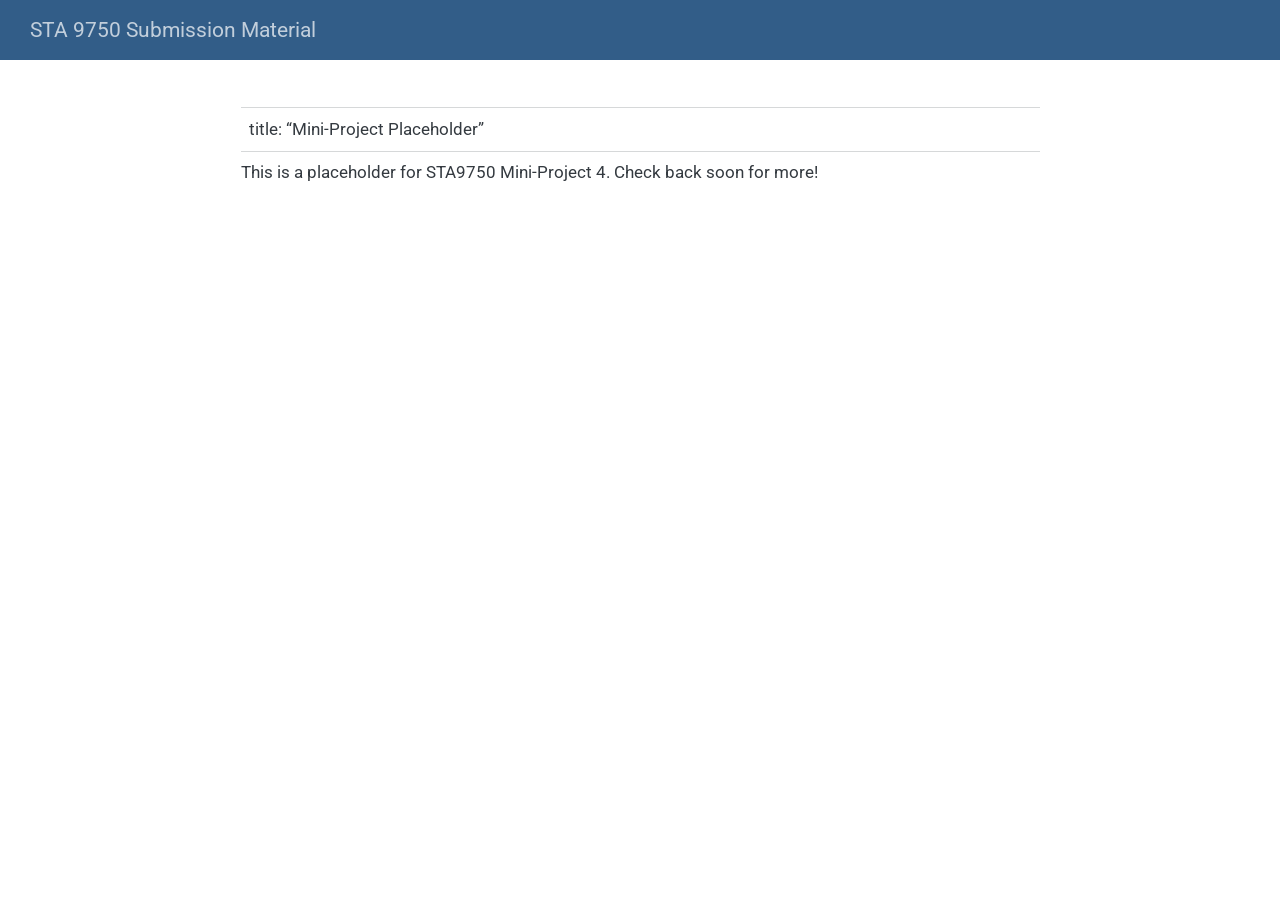
<file: docs/mp04.html>
<!DOCTYPE html>
<html xmlns="http://www.w3.org/1999/xhtml" lang="en" xml:lang="en"><head>

<meta charset="utf-8">
<meta name="generator" content="quarto-1.10.18">

<meta name="viewport" content="width=device-width, initial-scale=1.0, user-scalable=yes">


<title>mp04 – STA 9750 Submission Material</title>
<style>
/* Default styles provided by pandoc.
** See https://pandoc.org/MANUAL.html#variables-for-html for config info.
*/
span.smallcaps{font-variant: small-caps;}
div.columns{display: flex; gap: 1.5em;}
div.column{flex: auto;}
@media screen {
div.columns{gap: min(4vw, 1.5em);}
div.column{overflow-x: auto;}
}
div.hanging-indent{margin-left: 1.5em; text-indent: -1.5em;}
ul.task-list{list-style: none;}
ul.task-list li input[type="checkbox"] {
  width: 0.8em;
  margin: 0 0.8em 0.2em -1em; /* quarto-specific, see https://github.com/quarto-dev/quarto-cli/issues/4556 */ 
  vertical-align: middle;
}
</style>


<script src="site_libs/quarto-nav/quarto-nav.js"></script>
<script src="site_libs/quarto-nav/headroom.min.js"></script>
<script src="site_libs/clipboard/clipboard.min.js"></script>
<script src="site_libs/quarto-search/autocomplete.umd.js"></script>
<script src="site_libs/quarto-search/fuse.min.js"></script>
<script src="site_libs/quarto-search/quarto-search.js"></script>
<meta name="quarto:offset" content="./">
<script src="site_libs/quarto-html/quarto.js" type="module"></script>
<script src="site_libs/quarto-html/tabsets/tabsets.js" type="module"></script>
<script src="site_libs/quarto-html/popper.min.js"></script>
<script src="site_libs/quarto-html/tippy.umd.min.js"></script>
<script src="site_libs/quarto-html/anchor.min.js"></script>
<link href="site_libs/quarto-html/tippy.css" rel="stylesheet">
<link href="site_libs/quarto-html/quarto-syntax-highlighting-64a204ab8560d761af7679ceaba22944.css" rel="stylesheet" id="quarto-text-highlighting-styles">
<script src="site_libs/bootstrap/bootstrap.min.js"></script>
<link href="site_libs/bootstrap/bootstrap-icons.css" rel="stylesheet">
<link href="site_libs/bootstrap/bootstrap-ecffb29ab86c51f33a5c8b4be15da6e0.min.css" rel="stylesheet" append-hash="true" id="quarto-bootstrap" data-mode="light">
<script id="quarto-search-options" type="application/json">{
  "location": "navbar",
  "copy-button": false,
  "collapse-after": 3,
  "panel-placement": "end",
  "type": "overlay",
  "limit": 50,
  "keyboard-shortcut": [
    "f",
    "/",
    "s"
  ],
  "show-item-context": false,
  "language": {
    "search-no-results-text": "No results",
    "search-matching-documents-text": "matching documents",
    "search-copy-link-title": "Copy link to search",
    "search-hide-matches-text": "Hide additional matches",
    "search-more-match-text": "more match in this document",
    "search-more-matches-text": "more matches in this document",
    "search-clear-button-title": "Clear",
    "search-text-placeholder": "",
    "search-detached-cancel-button-title": "Cancel",
    "search-submit-button-title": "Submit",
    "search-label": "Search"
  }
}</script>


</head>

<body class="nav-fixed fullcontent quarto-light">

<div id="quarto-search-results"></div>
  <header id="quarto-header" class="headroom fixed-top">
    <nav class="navbar navbar-expand-lg " data-bs-theme="dark">
      <div class="navbar-container container-fluid">
      <div class="navbar-brand-container mx-auto">
    <a class="navbar-brand" href="./index.html">
    <span class="navbar-title">STA 9750 Submission Material</span>
    </a>
  </div>
        <div class="quarto-navbar-tools tools-end">
</div>
      </div> <!-- /container-fluid -->
    </nav>
</header>
<!-- content -->
<div id="quarto-content" class="quarto-container page-columns page-rows-contents page-layout-article page-navbar">
<!-- sidebar -->
<!-- margin-sidebar -->
    
<!-- main -->
<main class="content" id="quarto-document-content"><header id="title-block-header" class="quarto-title-block"></header>




<table class="caption-top table">
<tbody>
<tr class="odd">
<td>title: “Mini-Project Placeholder”</td>
</tr>
</tbody>
</table>
<p>This is a placeholder for STA9750 Mini-Project 4. Check back soon for more!</p>



</main> <!-- /main -->
<script id="quarto-html-after-body" type="application/javascript">
  window.document.addEventListener("DOMContentLoaded", function (event) {
    const icon = "";
    const anchorJS = new window.AnchorJS();
    anchorJS.options = {
      placement: 'right',
      icon: icon
    };
    anchorJS.add('.anchored');
    const isCodeAnnotation = (el) => {
      for (const clz of el.classList) {
        if (clz.startsWith('code-annotation-')) {                     
          return true;
        }
      }
      return false;
    }
    const onCopySuccess = function(e) {
      // button target
      const button = e.trigger;
      // don't keep focus
      button.blur();
      // flash "checked"
      button.classList.add('code-copy-button-checked');
      var currentTitle = button.getAttribute("title");
      button.setAttribute("title", "Copied!");
      let tooltip;
      if (window.bootstrap) {
        button.setAttribute("data-bs-toggle", "tooltip");
        button.setAttribute("data-bs-placement", "left");
        button.setAttribute("data-bs-title", "Copied!");
        tooltip = new bootstrap.Tooltip(button, 
          { trigger: "manual", 
            customClass: "code-copy-button-tooltip",
            offset: [0, -8]});
        tooltip.show();    
      }
      setTimeout(function() {
        if (tooltip) {
          tooltip.hide();
          button.removeAttribute("data-bs-title");
          button.removeAttribute("data-bs-toggle");
          button.removeAttribute("data-bs-placement");
        }
        button.setAttribute("title", currentTitle);
        button.classList.remove('code-copy-button-checked');
      }, 1000);
      // clear code selection
      e.clearSelection();
    }
    const getTextToCopy = function(trigger) {
      const outerScaffold = trigger.parentElement.cloneNode(true);
      const codeEl = outerScaffold.querySelector('code');
      for (const childEl of codeEl.children) {
        if (isCodeAnnotation(childEl)) {
          childEl.remove();
        }
      }
      return codeEl.innerText;
    }
    const clipboard = new window.ClipboardJS('.code-copy-button:not([data-in-quarto-modal])', {
      text: getTextToCopy
    });
    clipboard.on('success', onCopySuccess);
    if (window.document.getElementById('quarto-embedded-source-code-modal')) {
      const clipboardModal = new window.ClipboardJS('.code-copy-button[data-in-quarto-modal]', {
        text: getTextToCopy,
        container: window.document.getElementById('quarto-embedded-source-code-modal')
      });
      clipboardModal.on('success', onCopySuccess);
    }
      var localhostRegex = new RegExp(/^(?:http|https):\/\/localhost\:?[0-9]*\//);
      var mailtoRegex = new RegExp(/^mailto:/);
        var filterRegex = new RegExp("https:\/\/yuqinz9801\.github\.io\/STA9750-2026-FALL\/");
      var isInternal = (href) => {
          return filterRegex.test(href) || localhostRegex.test(href) || mailtoRegex.test(href);
      }
      // Inspect non-navigation links and adorn them if external
     var links = window.document.querySelectorAll('a[href]:not(.nav-link):not(.navbar-brand):not(.toc-action):not(.sidebar-link):not(.sidebar-item-toggle):not(.pagination-link):not(.no-external):not([aria-hidden]):not(.dropdown-item):not(.quarto-navigation-tool):not(.about-link)');
      for (var i=0; i<links.length; i++) {
        const link = links[i];
        if (!isInternal(link.href)) {
          // undo the damage that might have been done by quarto-nav.js in the case of
          // links that we want to consider external
          if (link.dataset.originalHref !== undefined) {
            link.href = link.dataset.originalHref;
          }
        }
      }
    function tippyHover(el, contentFn, onTriggerFn, onUntriggerFn) {
      const config = {
        allowHTML: true,
        maxWidth: 500,
        delay: 100,
        arrow: false,
        appendTo: function(el) {
            return el.parentElement;
        },
        interactive: true,
        interactiveBorder: 10,
        theme: 'quarto',
        placement: 'bottom-start',
      };
      if (contentFn) {
        config.content = contentFn;
      }
      if (onTriggerFn) {
        config.onTrigger = onTriggerFn;
      }
      if (onUntriggerFn) {
        config.onUntrigger = onUntriggerFn;
      }
      window.tippy(el, config); 
    }
    const noterefs = window.document.querySelectorAll('a[role="doc-noteref"]');
    for (var i=0; i<noterefs.length; i++) {
      const ref = noterefs[i];
      tippyHover(ref, function() {
        // use id or data attribute instead here
        let href = ref.getAttribute('data-footnote-href') || ref.getAttribute('href');
        try { href = new URL(href).hash; } catch {}
        const id = href.replace(/^#\/?/, "");
        const note = window.document.getElementById(id);
        if (note) {
          return note.innerHTML;
        } else {
          return "";
        }
      });
    }
    const xrefs = window.document.querySelectorAll('a.quarto-xref');
    const processXRef = (id, note) => {
      // Strip column container classes
      const stripColumnClz = (el) => {
        el.classList.remove("page-full", "page-columns");
        if (el.children) {
          for (const child of el.children) {
            stripColumnClz(child);
          }
        }
      }
      stripColumnClz(note)
      if (id === null || id.startsWith('sec-')) {
        // Special case sections, only their first couple elements
        const container = document.createElement("div");
        if (note.children && note.children.length > 2) {
          container.appendChild(note.children[0].cloneNode(true));
          for (let i = 1; i < note.children.length; i++) {
            const child = note.children[i];
            if (child.tagName === "P" && child.innerText === "") {
              continue;
            } else {
              container.appendChild(child.cloneNode(true));
              break;
            }
          }
          if (window.Quarto?.typesetMath) {
            window.Quarto.typesetMath(container);
          }
          return container.innerHTML
        } else {
          if (window.Quarto?.typesetMath) {
            window.Quarto.typesetMath(note);
          }
          return note.innerHTML;
        }
      } else {
        // Remove any anchor links if they are present
        const anchorLink = note.querySelector('a.anchorjs-link');
        if (anchorLink) {
          anchorLink.remove();
        }
        if (window.Quarto?.typesetMath) {
          window.Quarto.typesetMath(note);
        }
        if (note.classList.contains("callout")) {
          return note.outerHTML;
        } else {
          return note.innerHTML;
        }
      }
    }
    for (var i=0; i<xrefs.length; i++) {
      const xref = xrefs[i];
      tippyHover(xref, undefined, function(instance) {
        instance.disable();
        let url = xref.getAttribute('href');
        let hash = undefined; 
        if (url.startsWith('#')) {
          hash = url;
        } else {
          try { hash = new URL(url).hash; } catch {}
        }
        if (hash) {
          const id = hash.replace(/^#\/?/, "");
          const note = window.document.getElementById(id);
          if (note !== null) {
            try {
              const html = processXRef(id, note.cloneNode(true));
              instance.setContent(html);
            } finally {
              instance.enable();
              instance.show();
            }
          } else {
            // See if we can fetch this
            fetch(url.split('#')[0])
            .then(res => res.text())
            .then(html => {
              const parser = new DOMParser();
              const htmlDoc = parser.parseFromString(html, "text/html");
              const note = htmlDoc.getElementById(id);
              if (note !== null) {
                const html = processXRef(id, note);
                instance.setContent(html);
              } 
            }).finally(() => {
              instance.enable();
              instance.show();
            });
          }
        } else {
          // See if we can fetch a full url (with no hash to target)
          // This is a special case and we should probably do some content thinning / targeting
          fetch(url)
          .then(res => res.text())
          .then(html => {
            const parser = new DOMParser();
            const htmlDoc = parser.parseFromString(html, "text/html");
            const note = htmlDoc.querySelector('main.content');
            if (note !== null) {
              // This should only happen for chapter cross references
              // (since there is no id in the URL)
              // remove the first header
              if (note.children.length > 0 && note.children[0].tagName === "HEADER") {
                note.children[0].remove();
              }
              const html = processXRef(null, note);
              instance.setContent(html);
            } 
          }).finally(() => {
            instance.enable();
            instance.show();
          });
        }
      }, function(instance) {
      });
    }
        let selectedAnnoteEl;
        const selectorForAnnotation = ( cell, annotation) => {
          let cellAttr = 'data-code-cell="' + cell + '"';
          let lineAttr = 'data-code-annotation="' +  annotation + '"';
          const selector = 'span[' + cellAttr + '][' + lineAttr + ']';
          return selector;
        }
        const selectCodeLines = (annoteEl) => {
          const doc = window.document;
          const targetCell = annoteEl.getAttribute("data-target-cell");
          const targetAnnotation = annoteEl.getAttribute("data-target-annotation");
          const annoteSpan = window.document.querySelector(selectorForAnnotation(targetCell, targetAnnotation));
          const lines = annoteSpan.getAttribute("data-code-lines").split(",");
          const lineIds = lines.map((line) => {
            return targetCell + "-" + line;
          })
          let top = null;
          let height = null;
          let parent = null;
          if (lineIds.length > 0) {
              //compute the position of the single el (top and bottom and make a div)
              const el = window.document.getElementById(lineIds[0]);
              top = el.offsetTop;
              height = el.offsetHeight;
              parent = el.parentElement.parentElement;
            if (lineIds.length > 1) {
              const lastEl = window.document.getElementById(lineIds[lineIds.length - 1]);
              const bottom = lastEl.offsetTop + lastEl.offsetHeight;
              height = bottom - top;
            }
            if (top !== null && height !== null && parent !== null) {
              // cook up a div (if necessary) and position it 
              let div = window.document.getElementById("code-annotation-line-highlight");
              if (div === null) {
                div = window.document.createElement("div");
                div.setAttribute("id", "code-annotation-line-highlight");
                div.style.position = 'absolute';
                parent.appendChild(div);
              }
              div.style.top = top - 2 + "px";
              div.style.height = height + 4 + "px";
              div.style.left = 0;
              let gutterDiv = window.document.getElementById("code-annotation-line-highlight-gutter");
              if (gutterDiv === null) {
                gutterDiv = window.document.createElement("div");
                gutterDiv.setAttribute("id", "code-annotation-line-highlight-gutter");
                gutterDiv.style.position = 'absolute';
                const codeCell = window.document.getElementById(targetCell);
                const gutter = codeCell.querySelector('.code-annotation-gutter');
                gutter.appendChild(gutterDiv);
              }
              gutterDiv.style.top = top - 2 + "px";
              gutterDiv.style.height = height + 4 + "px";
            }
            selectedAnnoteEl = annoteEl;
          }
        };
        const unselectCodeLines = () => {
          const elementsIds = ["code-annotation-line-highlight", "code-annotation-line-highlight-gutter"];
          elementsIds.forEach((elId) => {
            const div = window.document.getElementById(elId);
            if (div) {
              div.remove();
            }
          });
          selectedAnnoteEl = undefined;
        };
          // Handle positioning of the toggle
      window.addEventListener(
        "resize",
        throttle(() => {
          elRect = undefined;
          if (selectedAnnoteEl) {
            selectCodeLines(selectedAnnoteEl);
          }
        }, 10)
      );
      function throttle(fn, ms) {
      let throttle = false;
      let timer;
        return (...args) => {
          if(!throttle) { // first call gets through
              fn.apply(this, args);
              throttle = true;
          } else { // all the others get throttled
              if(timer) clearTimeout(timer); // cancel #2
              timer = setTimeout(() => {
                fn.apply(this, args);
                timer = throttle = false;
              }, ms);
          }
        };
      }
        // Attach click handler to the DT
        const annoteDls = window.document.querySelectorAll('dt[data-target-cell]');
        for (const annoteDlNode of annoteDls) {
          annoteDlNode.addEventListener('click', (event) => {
            const clickedEl = event.target;
            if (clickedEl !== selectedAnnoteEl) {
              unselectCodeLines();
              const activeEl = window.document.querySelector('dt[data-target-cell].code-annotation-active');
              if (activeEl) {
                activeEl.classList.remove('code-annotation-active');
              }
              selectCodeLines(clickedEl);
              clickedEl.classList.add('code-annotation-active');
            } else {
              // Unselect the line
              unselectCodeLines();
              clickedEl.classList.remove('code-annotation-active');
            }
          });
        }
    const findCites = (el) => {
      const parentEl = el.parentElement;
      if (parentEl) {
        const cites = parentEl.dataset.cites;
        if (cites) {
          return {
            el,
            cites: cites.split(' ')
          };
        } else {
          return findCites(el.parentElement)
        }
      } else {
        return undefined;
      }
    };
    var bibliorefs = window.document.querySelectorAll('a[role="doc-biblioref"]');
    for (var i=0; i<bibliorefs.length; i++) {
      const ref = bibliorefs[i];
      const citeInfo = findCites(ref);
      if (citeInfo) {
        tippyHover(citeInfo.el, function() {
          var popup = window.document.createElement('div');
          citeInfo.cites.forEach(function(cite) {
            var citeDiv = window.document.createElement('div');
            citeDiv.classList.add('hanging-indent');
            citeDiv.classList.add('csl-entry');
            var biblioDiv = window.document.getElementById('ref-' + cite);
            if (biblioDiv) {
              citeDiv.innerHTML = biblioDiv.innerHTML;
            }
            popup.appendChild(citeDiv);
          });
          return popup.innerHTML;
        });
      }
    }
  });
  </script>
</div> <!-- /content -->




</body></html>
</file>
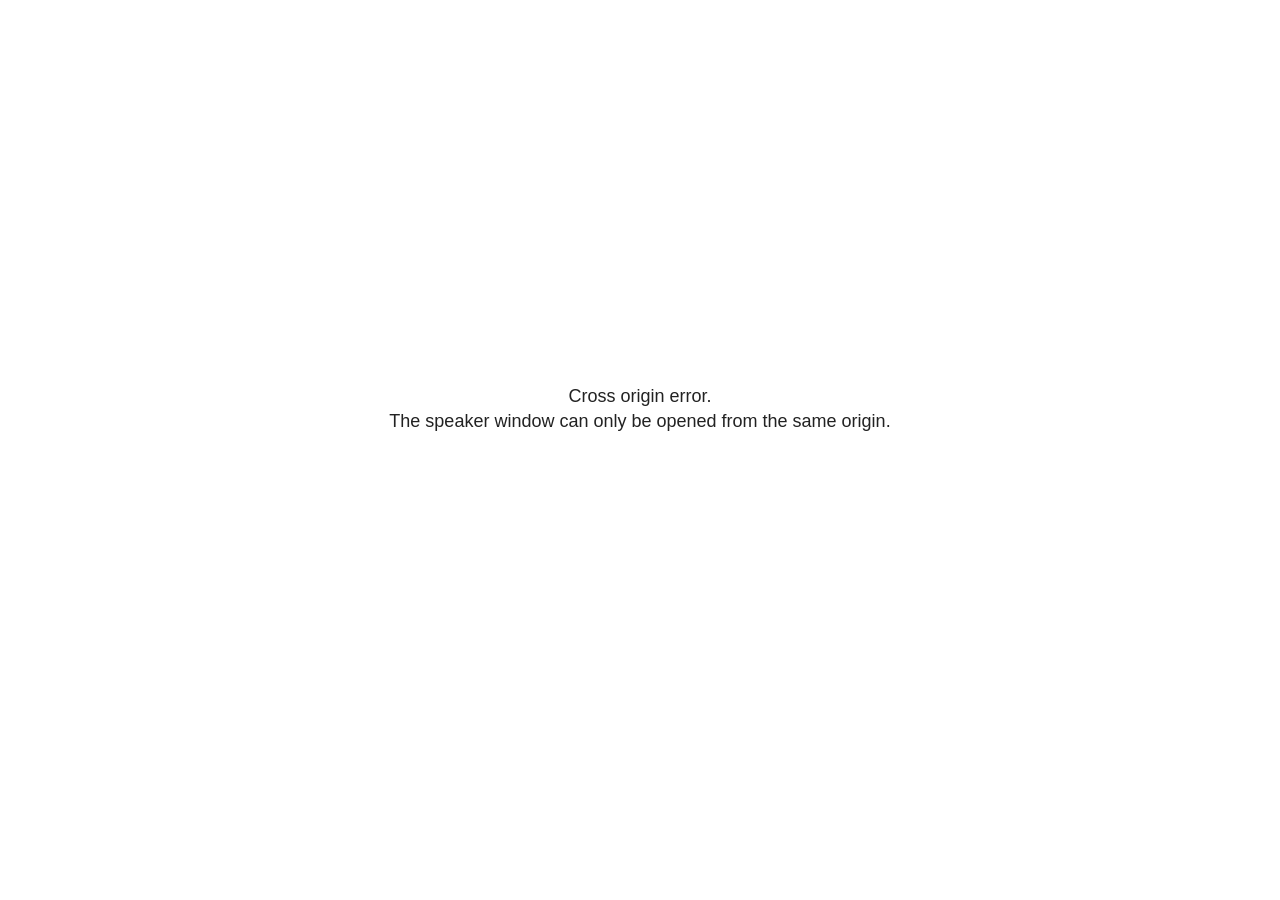
<file: docs/site_libs/revealjs/plugin/notes/speaker-view.html>
<!--
	NOTE: You need to build the notes plugin after making changes to this file.
-->
<html lang="en">
	<head>
		<meta charset="utf-8">

		<title>reveal.js - Speaker View</title>

		<style>
			body {
				font-family: Helvetica;
				font-size: 18px;
			}

			#current-slide,
			#upcoming-slide,
			#speaker-controls {
				padding: 6px;
				box-sizing: border-box;
				-moz-box-sizing: border-box;
			}

			#current-slide iframe,
			#upcoming-slide iframe {
				width: 100%;
				height: 100%;
				border: 1px solid #ddd;
			}

			#current-slide .label,
			#upcoming-slide .label {
				position: absolute;
				top: 10px;
				left: 10px;
				z-index: 2;
			}

			#connection-status {
				position: absolute;
				top: 0;
				left: 0;
				width: 100%;
				height: 100%;
				z-index: 20;
				padding: 30% 20% 20% 20%;
				font-size: 18px;
				color: #222;
				background: #fff;
				text-align: center;
				box-sizing: border-box;
				line-height: 1.4;
			}

			.overlay-element {
				height: 34px;
				line-height: 34px;
				padding: 0 10px;
				text-shadow: none;
				background: rgba( 220, 220, 220, 0.8 );
				color: #222;
				font-size: 14px;
			}

			.overlay-element.interactive:hover {
				background: rgba( 220, 220, 220, 1 );
			}

			#current-slide {
				position: absolute;
				width: 60%;
				height: 100%;
				top: 0;
				left: 0;
				padding-right: 0;
			}

			#upcoming-slide {
				position: absolute;
				width: 40%;
				height: 40%;
				right: 0;
				top: 0;
			}

			/* Speaker controls */
			#speaker-controls {
				position: absolute;
				top: 40%;
				right: 0;
				width: 40%;
				height: 60%;
				overflow: auto;
				font-size: 18px;
			}

				.speaker-controls-time.hidden,
				.speaker-controls-notes.hidden {
					display: none;
				}

				.speaker-controls-time .label,
				.speaker-controls-pace .label,
				.speaker-controls-notes .label {
					text-transform: uppercase;
					font-weight: normal;
					font-size: 0.66em;
					color: #666;
					margin: 0;
				}

				.speaker-controls-time, .speaker-controls-pace {
					border-bottom: 1px solid rgba( 200, 200, 200, 0.5 );
					margin-bottom: 10px;
					padding: 10px 16px;
					padding-bottom: 20px;
					cursor: pointer;
				}

				.speaker-controls-time .reset-button {
					opacity: 0;
					float: right;
					color: #666;
					text-decoration: none;
				}
				.speaker-controls-time:hover .reset-button {
					opacity: 1;
				}

				.speaker-controls-time .timer,
				.speaker-controls-time .clock {
					width: 50%;
				}

				.speaker-controls-time .timer,
				.speaker-controls-time .clock,
				.speaker-controls-time .pacing .hours-value,
				.speaker-controls-time .pacing .minutes-value,
				.speaker-controls-time .pacing .seconds-value {
					font-size: 1.9em;
				}

				.speaker-controls-time .timer {
					float: left;
				}

				.speaker-controls-time .clock {
					float: right;
					text-align: right;
				}

				.speaker-controls-time span.mute {
					opacity: 0.3;
				}

				.speaker-controls-time .pacing-title {
					margin-top: 5px;
				}

				.speaker-controls-time .pacing.ahead {
					color: blue;
				}

				.speaker-controls-time .pacing.on-track {
					color: green;
				}

				.speaker-controls-time .pacing.behind {
					color: red;
				}

				.speaker-controls-notes {
					padding: 10px 16px;
				}

				.speaker-controls-notes .value {
					margin-top: 5px;
					line-height: 1.4;
					font-size: 1.2em;
				}

			/* Layout selector */
			#speaker-layout {
				position: absolute;
				top: 10px;
				right: 10px;
				color: #222;
				z-index: 10;
			}
				#speaker-layout select {
					position: absolute;
					width: 100%;
					height: 100%;
					top: 0;
					left: 0;
					border: 0;
					box-shadow: 0;
					cursor: pointer;
					opacity: 0;

					font-size: 1em;
					background-color: transparent;

					-moz-appearance: none;
					-webkit-appearance: none;
					-webkit-tap-highlight-color: rgba(0, 0, 0, 0);
				}

				#speaker-layout select:focus {
					outline: none;
					box-shadow: none;
				}

			.clear {
				clear: both;
			}

			/* Speaker layout: Wide */
			body[data-speaker-layout="wide"] #current-slide,
			body[data-speaker-layout="wide"] #upcoming-slide {
				width: 50%;
				height: 45%;
				padding: 6px;
			}

			body[data-speaker-layout="wide"] #current-slide {
				top: 0;
				left: 0;
			}

			body[data-speaker-layout="wide"] #upcoming-slide {
				top: 0;
				left: 50%;
			}

			body[data-speaker-layout="wide"] #speaker-controls {
				top: 45%;
				left: 0;
				width: 100%;
				height: 50%;
				font-size: 1.25em;
			}

			/* Speaker layout: Tall */
			body[data-speaker-layout="tall"] #current-slide,
			body[data-speaker-layout="tall"] #upcoming-slide {
				width: 45%;
				height: 50%;
				padding: 6px;
			}

			body[data-speaker-layout="tall"] #current-slide {
				top: 0;
				left: 0;
			}

			body[data-speaker-layout="tall"] #upcoming-slide {
				top: 50%;
				left: 0;
			}

			body[data-speaker-layout="tall"] #speaker-controls {
				padding-top: 40px;
				top: 0;
				left: 45%;
				width: 55%;
				height: 100%;
				font-size: 1.25em;
			}

			/* Speaker layout: Notes only */
			body[data-speaker-layout="notes-only"] #current-slide,
			body[data-speaker-layout="notes-only"] #upcoming-slide {
				display: none;
			}

			body[data-speaker-layout="notes-only"] #speaker-controls {
				padding-top: 40px;
				top: 0;
				left: 0;
				width: 100%;
				height: 100%;
				font-size: 1.25em;
			}

			@media screen and (max-width: 1080px) {
				body[data-speaker-layout="default"] #speaker-controls {
					font-size: 16px;
				}
			}

			@media screen and (max-width: 900px) {
				body[data-speaker-layout="default"] #speaker-controls {
					font-size: 14px;
				}
			}

			@media screen and (max-width: 800px) {
				body[data-speaker-layout="default"] #speaker-controls {
					font-size: 12px;
				}
			}

		</style>
	</head>

	<body>

		<div id="connection-status">Loading speaker view...</div>

		<div id="current-slide"></div>
		<div id="upcoming-slide"><span class="overlay-element label">Upcoming</span></div>
		<div id="speaker-controls">
			<div class="speaker-controls-time">
				<h4 class="label">Time <span class="reset-button">Click to Reset</span></h4>
				<div class="clock">
					<span class="clock-value">0:00 AM</span>
				</div>
				<div class="timer">
					<span class="hours-value">00</span><span class="minutes-value">:00</span><span class="seconds-value">:00</span>
				</div>
				<div class="clear"></div>

				<h4 class="label pacing-title" style="display: none">Pacing – Time to finish current slide</h4>
				<div class="pacing" style="display: none">
					<span class="hours-value">00</span><span class="minutes-value">:00</span><span class="seconds-value">:00</span>
				</div>
			</div>

			<div class="speaker-controls-notes hidden">
				<h4 class="label">Notes</h4>
				<div class="value"></div>
			</div>
		</div>
		<div id="speaker-layout" class="overlay-element interactive">
			<span class="speaker-layout-label"></span>
			<select class="speaker-layout-dropdown"></select>
		</div>

		<script>

			(function() {

				var notes,
					notesValue,
					currentState,
					currentSlide,
					upcomingSlide,
					layoutLabel,
					layoutDropdown,
					pendingCalls = {},
					lastRevealApiCallId = 0,
					connected = false

				var connectionStatus = document.querySelector( '#connection-status' );

				var SPEAKER_LAYOUTS = {
					'default': 'Default',
					'wide': 'Wide',
					'tall': 'Tall',
					'notes-only': 'Notes only'
				};

				setupLayout();

				let openerOrigin;

				try {
					openerOrigin = window.opener.location.origin;
				}
				catch ( error ) { console.warn( error ) }

				// In order to prevent XSS, the speaker view will only run if its
				// opener has the same origin as itself
				if( window.location.origin !== openerOrigin ) {
					connectionStatus.innerHTML = 'Cross origin error.<br>The speaker window can only be opened from the same origin.';
					return;
				}

				var connectionTimeout = setTimeout( function() {
					connectionStatus.innerHTML = 'Error connecting to main window.<br>Please try closing and reopening the speaker view.';
				}, 5000 );

				window.addEventListener( 'message', function( event ) {

					// Validate the origin of all messages to avoid parsing messages
					// that aren't meant for us. Ignore when running off file:// so
					// that the speaker view continues to work without a web server.
					if( window.location.origin !== event.origin && window.location.origin !== 'file://' ) {
						return
					}

					clearTimeout( connectionTimeout );
					connectionStatus.style.display = 'none';

					var data = JSON.parse( event.data );

					// The overview mode is only useful to the reveal.js instance
					// where navigation occurs so we don't sync it
					if( data.state ) delete data.state.overview;

					// Messages sent by the notes plugin inside of the main window
					if( data && data.namespace === 'reveal-notes' ) {
						if( data.type === 'connect' ) {
							handleConnectMessage( data );
						}
						else if( data.type === 'state' ) {
							handleStateMessage( data );
						}
						else if( data.type === 'return' ) {
							pendingCalls[data.callId](data.result);
							delete pendingCalls[data.callId];
						}
					}
					// Messages sent by the reveal.js inside of the current slide preview
					else if( data && data.namespace === 'reveal' ) {
						if( /ready/.test( data.eventName ) ) {
							// Send a message back to notify that the handshake is complete
							window.opener.postMessage( JSON.stringify({ namespace: 'reveal-notes', type: 'connected'} ), '*' );
						}
						else if( /slidechanged|fragmentshown|fragmenthidden|paused|resumed/.test( data.eventName ) && currentState !== JSON.stringify( data.state ) ) {

							dispatchStateToMainWindow( data.state );

						}
					}

				} );

				/**
				 * Updates the presentation in the main window to match the state
				 * of the presentation in the notes window.
				 */
				const dispatchStateToMainWindow = debounce(( state ) => {
					window.opener.postMessage( JSON.stringify({ method: 'setState', args: [ state ]} ), '*' );
				}, 500);

				/**
				 * Asynchronously calls the Reveal.js API of the main frame.
				 */
				function callRevealApi( methodName, methodArguments, callback ) {

					var callId = ++lastRevealApiCallId;
					pendingCalls[callId] = callback;
					window.opener.postMessage( JSON.stringify( {
						namespace: 'reveal-notes',
						type: 'call',
						callId: callId,
						methodName: methodName,
						arguments: methodArguments
					} ), '*' );

				}

				/**
				 * Called when the main window is trying to establish a
				 * connection.
				 */
				function handleConnectMessage( data ) {

					if( connected === false ) {
						connected = true;

						setupIframes( data );
						setupKeyboard();
						setupNotes();
						setupTimer();
						setupHeartbeat();
					}

				}

				/**
				 * Called when the main window sends an updated state.
				 */
				function handleStateMessage( data ) {

					// Store the most recently set state to avoid circular loops
					// applying the same state
					currentState = JSON.stringify( data.state );

					// No need for updating the notes in case of fragment changes
					if ( data.notes ) {
						notes.classList.remove( 'hidden' );
						notesValue.style.whiteSpace = data.whitespace;
						if( data.markdown ) {
							notesValue.innerHTML = marked( data.notes );
						}
						else {
							notesValue.innerHTML = data.notes;
						}
					}
					else {
						notes.classList.add( 'hidden' );
					}

					// Update the note slides
					currentSlide.contentWindow.postMessage( JSON.stringify({ method: 'setState', args: [ data.state ] }), '*' );
					upcomingSlide.contentWindow.postMessage( JSON.stringify({ method: 'setState', args: [ data.state ] }), '*' );
					upcomingSlide.contentWindow.postMessage( JSON.stringify({ method: 'next' }), '*' );

				}

				// Limit to max one state update per X ms
				handleStateMessage = debounce( handleStateMessage, 200 );

				/**
				 * Forward keyboard events to the current slide window.
				 * This enables keyboard events to work even if focus
				 * isn't set on the current slide iframe.
				 *
				 * Block F5 default handling, it reloads and disconnects
				 * the speaker notes window.
				 */
				function setupKeyboard() {

					document.addEventListener( 'keydown', function( event ) {
						if( event.keyCode === 116 || ( event.metaKey && event.keyCode === 82 ) ) {
							event.preventDefault();
							return false;
						}
						currentSlide.contentWindow.postMessage( JSON.stringify({ method: 'triggerKey', args: [ event.keyCode ] }), '*' );
					} );

				}

				/**
				 * Creates the preview iframes.
				 */
				function setupIframes( data ) {

					var params = [
						'receiver',
						'progress=false',
						'history=false',
						'transition=none',
						'autoSlide=0',
						'backgroundTransition=none'
					].join( '&' );

					var urlSeparator = /\?/.test(data.url) ? '&' : '?';
					var hash = '#/' + data.state.indexh + '/' + data.state.indexv;
					var currentURL = data.url + urlSeparator + params + '&scrollActivationWidth=false&postMessageEvents=true' + hash;
					var upcomingURL = data.url + urlSeparator + params + '&scrollActivationWidth=false&controls=false' + hash;

					currentSlide = document.createElement( 'iframe' );
					currentSlide.setAttribute( 'width', 1280 );
					currentSlide.setAttribute( 'height', 1024 );
					currentSlide.setAttribute( 'src', currentURL );
					document.querySelector( '#current-slide' ).appendChild( currentSlide );

					upcomingSlide = document.createElement( 'iframe' );
					upcomingSlide.setAttribute( 'width', 640 );
					upcomingSlide.setAttribute( 'height', 512 );
					upcomingSlide.setAttribute( 'src', upcomingURL );
					document.querySelector( '#upcoming-slide' ).appendChild( upcomingSlide );

				}

				/**
				 * Setup the notes UI.
				 */
				function setupNotes() {

					notes = document.querySelector( '.speaker-controls-notes' );
					notesValue = document.querySelector( '.speaker-controls-notes .value' );

				}

				/**
				 * We send out a heartbeat at all times to ensure we can
				 * reconnect with the main presentation window after reloads.
				 */
				function setupHeartbeat() {

					setInterval( () => {
						window.opener.postMessage( JSON.stringify({ namespace: 'reveal-notes', type: 'heartbeat'} ), '*' );
					}, 1000 );

				}

				function getTimings( callback ) {

					callRevealApi( 'getSlidesAttributes', [], function ( slideAttributes ) {
						callRevealApi( 'getConfig', [], function ( config ) {
							var totalTime = config.totalTime;
							var minTimePerSlide = config.minimumTimePerSlide || 0;
							var defaultTiming = config.defaultTiming;
							if ((defaultTiming == null) && (totalTime == null)) {
								callback(null);
								return;
							}
							// Setting totalTime overrides defaultTiming
							if (totalTime) {
								defaultTiming = 0;
							}
							var timings = [];
							for ( var i in slideAttributes ) {
								var slide = slideAttributes[ i ];
								var timing = defaultTiming;
								if( slide.hasOwnProperty( 'data-timing' )) {
									var t = slide[ 'data-timing' ];
									timing = parseInt(t);
									if( isNaN(timing) ) {
										console.warn("Could not parse timing '" + t + "' of slide " + i + "; using default of " + defaultTiming);
										timing = defaultTiming;
									}
								}
								timings.push(timing);
							}
							if ( totalTime ) {
								// After we've allocated time to individual slides, we summarize it and
								// subtract it from the total time
								var remainingTime = totalTime - timings.reduce( function(a, b) { return a + b; }, 0 );
								// The remaining time is divided by the number of slides that have 0 seconds
								// allocated at the moment, giving the average time-per-slide on the remaining slides
								var remainingSlides = (timings.filter( function(x) { return x == 0 }) ).length
								var timePerSlide = Math.round( remainingTime / remainingSlides, 0 )
								// And now we replace every zero-value timing with that average
								timings = timings.map( function(x) { return (x==0 ? timePerSlide : x) } );
							}
							var slidesUnderMinimum = timings.filter( function(x) { return (x < minTimePerSlide) } ).length
							if ( slidesUnderMinimum ) {
								message = "The pacing time for " + slidesUnderMinimum + " slide(s) is under the configured minimum of " + minTimePerSlide + " seconds. Check the data-timing attribute on individual slides, or consider increasing the totalTime or minimumTimePerSlide configuration options (or removing some slides).";
								alert(message);
							}
							callback( timings );
						} );
					} );

				}

				/**
				 * Return the number of seconds allocated for presenting
				 * all slides up to and including this one.
				 */
				function getTimeAllocated( timings, callback ) {

					callRevealApi( 'getSlidePastCount', [], function ( currentSlide ) {
						var allocated = 0;
						for (var i in timings.slice(0, currentSlide + 1)) {
							allocated += timings[i];
						}
						callback( allocated );
					} );

				}

				/**
				 * Create the timer and clock and start updating them
				 * at an interval.
				 */
				function setupTimer() {

					var start = new Date(),
					timeEl = document.querySelector( '.speaker-controls-time' ),
					clockEl = timeEl.querySelector( '.clock-value' ),
					hoursEl = timeEl.querySelector( '.hours-value' ),
					minutesEl = timeEl.querySelector( '.minutes-value' ),
					secondsEl = timeEl.querySelector( '.seconds-value' ),
					pacingTitleEl = timeEl.querySelector( '.pacing-title' ),
					pacingEl = timeEl.querySelector( '.pacing' ),
					pacingHoursEl = pacingEl.querySelector( '.hours-value' ),
					pacingMinutesEl = pacingEl.querySelector( '.minutes-value' ),
					pacingSecondsEl = pacingEl.querySelector( '.seconds-value' );

					var timings = null;
					getTimings( function ( _timings ) {

						timings = _timings;
						if (_timings !== null) {
							pacingTitleEl.style.removeProperty('display');
							pacingEl.style.removeProperty('display');
						}

						// Update once directly
						_updateTimer();

						// Then update every second
						setInterval( _updateTimer, 1000 );

					} );


					function _resetTimer() {

						if (timings == null) {
							start = new Date();
							_updateTimer();
						}
						else {
							// Reset timer to beginning of current slide
							getTimeAllocated( timings, function ( slideEndTimingSeconds ) {
								var slideEndTiming = slideEndTimingSeconds * 1000;
								callRevealApi( 'getSlidePastCount', [], function ( currentSlide ) {
									var currentSlideTiming = timings[currentSlide] * 1000;
									var previousSlidesTiming = slideEndTiming - currentSlideTiming;
									var now = new Date();
									start = new Date(now.getTime() - previousSlidesTiming);
									_updateTimer();
								} );
							} );
						}

					}

					timeEl.addEventListener( 'click', function() {
						_resetTimer();
						return false;
					} );

					function _displayTime( hrEl, minEl, secEl, time) {

						var sign = Math.sign(time) == -1 ? "-" : "";
						time = Math.abs(Math.round(time / 1000));
						var seconds = time % 60;
						var minutes = Math.floor( time / 60 ) % 60 ;
						var hours = Math.floor( time / ( 60 * 60 )) ;
						hrEl.innerHTML = sign + zeroPadInteger( hours );
						if (hours == 0) {
							hrEl.classList.add( 'mute' );
						}
						else {
							hrEl.classList.remove( 'mute' );
						}
						minEl.innerHTML = ':' + zeroPadInteger( minutes );
						if (hours == 0 && minutes == 0) {
							minEl.classList.add( 'mute' );
						}
						else {
							minEl.classList.remove( 'mute' );
						}
						secEl.innerHTML = ':' + zeroPadInteger( seconds );
					}

					function _updateTimer() {

						var diff, hours, minutes, seconds,
						now = new Date();

						diff = now.getTime() - start.getTime();

						clockEl.innerHTML = now.toLocaleTimeString( 'en-US', { hour12: true, hour: '2-digit', minute:'2-digit' } );
						_displayTime( hoursEl, minutesEl, secondsEl, diff );
						if (timings !== null) {
							_updatePacing(diff);
						}

					}

					function _updatePacing(diff) {

						getTimeAllocated( timings, function ( slideEndTimingSeconds ) {
							var slideEndTiming = slideEndTimingSeconds * 1000;

							callRevealApi( 'getSlidePastCount', [], function ( currentSlide ) {
								var currentSlideTiming = timings[currentSlide] * 1000;
								var timeLeftCurrentSlide = slideEndTiming - diff;
								if (timeLeftCurrentSlide < 0) {
									pacingEl.className = 'pacing behind';
								}
								else if (timeLeftCurrentSlide < currentSlideTiming) {
									pacingEl.className = 'pacing on-track';
								}
								else {
									pacingEl.className = 'pacing ahead';
								}
								_displayTime( pacingHoursEl, pacingMinutesEl, pacingSecondsEl, timeLeftCurrentSlide );
							} );
						} );
					}

				}

				/**
				 * Sets up the speaker view layout and layout selector.
				 */
				function setupLayout() {

					layoutDropdown = document.querySelector( '.speaker-layout-dropdown' );
					layoutLabel = document.querySelector( '.speaker-layout-label' );

					// Render the list of available layouts
					for( var id in SPEAKER_LAYOUTS ) {
						var option = document.createElement( 'option' );
						option.setAttribute( 'value', id );
						option.textContent = SPEAKER_LAYOUTS[ id ];
						layoutDropdown.appendChild( option );
					}

					// Monitor the dropdown for changes
					layoutDropdown.addEventListener( 'change', function( event ) {

						setLayout( layoutDropdown.value );

					}, false );

					// Restore any currently persisted layout
					setLayout( getLayout() );

				}

				/**
				 * Sets a new speaker view layout. The layout is persisted
				 * in local storage.
				 */
				function setLayout( value ) {

					var title = SPEAKER_LAYOUTS[ value ];

					layoutLabel.innerHTML = 'Layout' + ( title ? ( ': ' + title ) : '' );
					layoutDropdown.value = value;

					document.body.setAttribute( 'data-speaker-layout', value );

					// Persist locally
					if( supportsLocalStorage() ) {
						window.localStorage.setItem( 'reveal-speaker-layout', value );
					}

				}

				/**
				 * Returns the ID of the most recently set speaker layout
				 * or our default layout if none has been set.
				 */
				function getLayout() {

					if( supportsLocalStorage() ) {
						var layout = window.localStorage.getItem( 'reveal-speaker-layout' );
						if( layout ) {
							return layout;
						}
					}

					// Default to the first record in the layouts hash
					for( var id in SPEAKER_LAYOUTS ) {
						return id;
					}

				}

				function supportsLocalStorage() {

					try {
						localStorage.setItem('test', 'test');
						localStorage.removeItem('test');
						return true;
					}
					catch( e ) {
						return false;
					}

				}

				function zeroPadInteger( num ) {

					var str = '00' + parseInt( num );
					return str.substring( str.length - 2 );

				}

				/**
				 * Limits the frequency at which a function can be called.
				 */
				function debounce( fn, ms ) {

					var lastTime = 0,
						timeout;

					return function() {

						var args = arguments;
						var context = this;

						clearTimeout( timeout );

						var timeSinceLastCall = Date.now() - lastTime;
						if( timeSinceLastCall > ms ) {
							fn.apply( context, args );
							lastTime = Date.now();
						}
						else {
							timeout = setTimeout( function() {
								fn.apply( context, args );
								lastTime = Date.now();
							}, ms - timeSinceLastCall );
						}

					}

				}

			})();

		</script>
	</body>
</html>
</file>
<file: docs/site_libs/quarto-html/tippy.css>
.tippy-box[data-animation=fade][data-state=hidden]{opacity:0}[data-tippy-root]{max-width:calc(100vw - 10px)}.tippy-box{position:relative;background-color:#333;color:#fff;border-radius:4px;font-size:14px;line-height:1.4;white-space:normal;outline:0;transition-property:transform,visibility,opacity}.tippy-box[data-placement^=top]>.tippy-arrow{bottom:0}.tippy-box[data-placement^=top]>.tippy-arrow:before{bottom:-7px;left:0;border-width:8px 8px 0;border-top-color:initial;transform-origin:center top}.tippy-box[data-placement^=bottom]>.tippy-arrow{top:0}.tippy-box[data-placement^=bottom]>.tippy-arrow:before{top:-7px;left:0;border-width:0 8px 8px;border-bottom-color:initial;transform-origin:center bottom}.tippy-box[data-placement^=left]>.tippy-arrow{right:0}.tippy-box[data-placement^=left]>.tippy-arrow:before{border-width:8px 0 8px 8px;border-left-color:initial;right:-7px;transform-origin:center left}.tippy-box[data-placement^=right]>.tippy-arrow{left:0}.tippy-box[data-placement^=right]>.tippy-arrow:before{left:-7px;border-width:8px 8px 8px 0;border-right-color:initial;transform-origin:center right}.tippy-box[data-inertia][data-state=visible]{transition-timing-function:cubic-bezier(.54,1.5,.38,1.11)}.tippy-arrow{width:16px;height:16px;color:#333}.tippy-arrow:before{content:"";position:absolute;border-color:transparent;border-style:solid}.tippy-content{position:relative;padding:5px 9px;z-index:1}
</file>
<file: docs/site_libs/quarto-html/quarto-syntax-highlighting-64a204ab8560d761af7679ceaba22944.css>
/* quarto syntax highlight colors */
:root {
  --quarto-hl-ot-color: #003B4F;
  --quarto-hl-at-color: #657422;
  --quarto-hl-ss-color: #20794D;
  --quarto-hl-an-color: #5E5E5E;
  --quarto-hl-fu-color: #4758AB;
  --quarto-hl-st-color: #20794D;
  --quarto-hl-cf-color: #003B4F;
  --quarto-hl-op-color: #5E5E5E;
  --quarto-hl-er-color: #AD0000;
  --quarto-hl-bn-color: #AD0000;
  --quarto-hl-al-color: #AD0000;
  --quarto-hl-va-color: #111111;
  --quarto-hl-bu-color: inherit;
  --quarto-hl-ex-color: inherit;
  --quarto-hl-pp-color: #AD0000;
  --quarto-hl-in-color: #5E5E5E;
  --quarto-hl-vs-color: #20794D;
  --quarto-hl-wa-color: #5E5E5E;
  --quarto-hl-do-color: #5E5E5E;
  --quarto-hl-im-color: #00769E;
  --quarto-hl-ch-color: #20794D;
  --quarto-hl-dt-color: #AD0000;
  --quarto-hl-fl-color: #AD0000;
  --quarto-hl-co-color: #5E5E5E;
  --quarto-hl-cv-color: #5E5E5E;
  --quarto-hl-cn-color: #8f5902;
  --quarto-hl-sc-color: #5E5E5E;
  --quarto-hl-dv-color: #AD0000;
  --quarto-hl-kw-color: #003B4F;
}

/* other quarto variables */
:root {
  --quarto-font-monospace: SFMono-Regular, Menlo, Monaco, Consolas, "Liberation Mono", "Courier New", monospace;
}

/* syntax highlight based on Pandoc's rules */
pre > code.sourceCode > span {
  color: #003B4F;
}

code.sourceCode > span {
  color: #003B4F;
}

div.sourceCode,
div.sourceCode pre.sourceCode {
  color: #003B4F;
}

/* Normal */
code span {
  color: #003B4F;
}

/* Alert */
code span.al {
  color: #AD0000;
  font-style: inherit;
}

/* Annotation */
code span.an {
  color: #5E5E5E;
  font-style: inherit;
}

/* Attribute */
code span.at {
  color: #657422;
  font-style: inherit;
}

/* BaseN */
code span.bn {
  color: #AD0000;
  font-style: inherit;
}

/* BuiltIn */
code span.bu {
  font-style: inherit;
}

/* ControlFlow */
code span.cf {
  color: #003B4F;
  font-weight: bold;
  font-style: inherit;
}

/* Char */
code span.ch {
  color: #20794D;
  font-style: inherit;
}

/* Constant */
code span.cn {
  color: #8f5902;
  font-style: inherit;
}

/* Comment */
code span.co {
  color: #5E5E5E;
  font-style: inherit;
}

/* CommentVar */
code span.cv {
  color: #5E5E5E;
  font-style: italic;
}

/* Documentation */
code span.do {
  color: #5E5E5E;
  font-style: italic;
}

/* DataType */
code span.dt {
  color: #AD0000;
  font-style: inherit;
}

/* DecVal */
code span.dv {
  color: #AD0000;
  font-style: inherit;
}

/* Error */
code span.er {
  color: #AD0000;
  font-style: inherit;
}

/* Extension */
code span.ex {
  font-style: inherit;
}

/* Float */
code span.fl {
  color: #AD0000;
  font-style: inherit;
}

/* Function */
code span.fu {
  color: #4758AB;
  font-style: inherit;
}

/* Import */
code span.im {
  color: #00769E;
  font-style: inherit;
}

/* Information */
code span.in {
  color: #5E5E5E;
  font-style: inherit;
}

/* Keyword */
code span.kw {
  color: #003B4F;
  font-weight: bold;
  font-style: inherit;
}

/* Operator */
code span.op {
  color: #5E5E5E;
  font-style: inherit;
}

/* Other */
code span.ot {
  color: #003B4F;
  font-style: inherit;
}

/* Preprocessor */
code span.pp {
  color: #AD0000;
  font-style: inherit;
}

/* SpecialChar */
code span.sc {
  color: #5E5E5E;
  font-style: inherit;
}

/* SpecialString */
code span.ss {
  color: #20794D;
  font-style: inherit;
}

/* String */
code span.st {
  color: #20794D;
  font-style: inherit;
}

/* Variable */
code span.va {
  color: #111111;
  font-style: inherit;
}

/* VerbatimString */
code span.vs {
  color: #20794D;
  font-style: inherit;
}

/* Warning */
code span.wa {
  color: #5E5E5E;
  font-style: italic;
}

.prevent-inlining {
  content: "</";
}

/*# sourceMappingURL=9d8d5bb603a83b8298b89080a598c93b.css.map */
</file>
<file: docs/site_libs/quarto-diagram/mermaid.css>
.mermaidTooltip {
  position: absolute;
  text-align: center;
  max-width: 200px;
  padding: 2px;
  font-family: "trebuchet ms", verdana, arial;
  font-size: 12px;
  background: #ffffde;
  border: 1px solid #aaaa33;
  border-radius: 2px;
  pointer-events: none;
  z-index: 1000;
}
</file>
<file: docs/mp02-styles.css>
/* Green Transit Awards - MP02 Theme */

/* Page background and text */
body {
  background-color: #FFFFFF;
  color: #263B30;
}

/* Main headings */
h1, h2, h3, h4 {
  color: #174D3A;
  font-weight: 650;
}

/* Report title */
.quarto-title-block .title {
  color: #174D3A;
  font-weight: 700;
}

/* Navigation bar */
#quarto-header .navbar {
  background-color: #174D3A !important;
}

#quarto-header .navbar-brand,
#quarto-header .nav-link {
  color: #FFFFFF !important;
}

/* Links */
a {
  color: #438764;
}

a:hover {
  color: #174D3A;
}

/* Table of contents */
#TOC a {
  color: #438764;
}

#TOC .active {
  color: #174D3A;
  font-weight: 600;
}

/* Callout notes */
.callout-note {
  background-color: #EAF5EE;
  border-left: 4px solid #438764;
}

/* Folded code sections */
details.code-fold {
  border: 1px solid #D5E8DB;
  border-radius: 6px;
  padding: 8px;
  margin-bottom: 16px;
}

/* Images */
img {
  border-radius: 8px;
}

/* West Virginia margin image */
.column-margin img {
  max-width: 100%;
  height: auto;
  border-radius: 10px;
}


/* Award Winner Summary */

.award-summary {
  background: #F5F9F6;
  border-left: 4px solid #2F7253;
  border-radius: 8px;
  padding: 24px 28px;
  margin: 24px 0;
}

.award-summary h4 {
  color: #174D3A;
  font-size: 1.7rem;
  margin-top: 8px;
  margin-bottom: 4px;
}

.award-metrics {
  display: grid;
  grid-template-columns: repeat(3, minmax(0, 1fr));
  gap: 18px;
  margin: 24px 0 16px;
}

.award-metric {
  border-top: 1px solid #C9DED0;
  padding-top: 12px;
}

.award-metric p {
  margin-bottom: 5px;
  color: #53675C;
  font-size: 0.9rem;
}

.award-metric strong {
  font-size: 1.45rem;
  color: #174D3A;
}

@media (max-width: 650px) {
  .award-metrics {
    grid-template-columns: 1fr;
  }
}


/* Seattle Award Photo Gallery */

.seattle-photos .column img {
  width: 100% !important;
  height: 230px !important;
  object-fit: cover !important;
  border-radius: 10px;
  display: block;
}

.seattle-photos figure {
  margin: 0;
}

.seattle-photos figcaption {
  font-size: 0.85rem;
  color: #64756B;
  text-align: center;
  margin-top: 8px;
}

/* Award Photo Gallery */

.award-photos .column img {
  width: 100% !important;
  height: 230px !important;
  object-fit: cover !important;
  border-radius: 10px;
  display: block;
}

.award-photos figure {
  margin: 0;
}

.award-photos figcaption {
  font-size: 0.85rem;
  color: #64756B;
  text-align: center;
  margin-top: 8px;
}

.award-photos {
  margin-top: 16px;
  margin-bottom: 20px;
}
</file>
